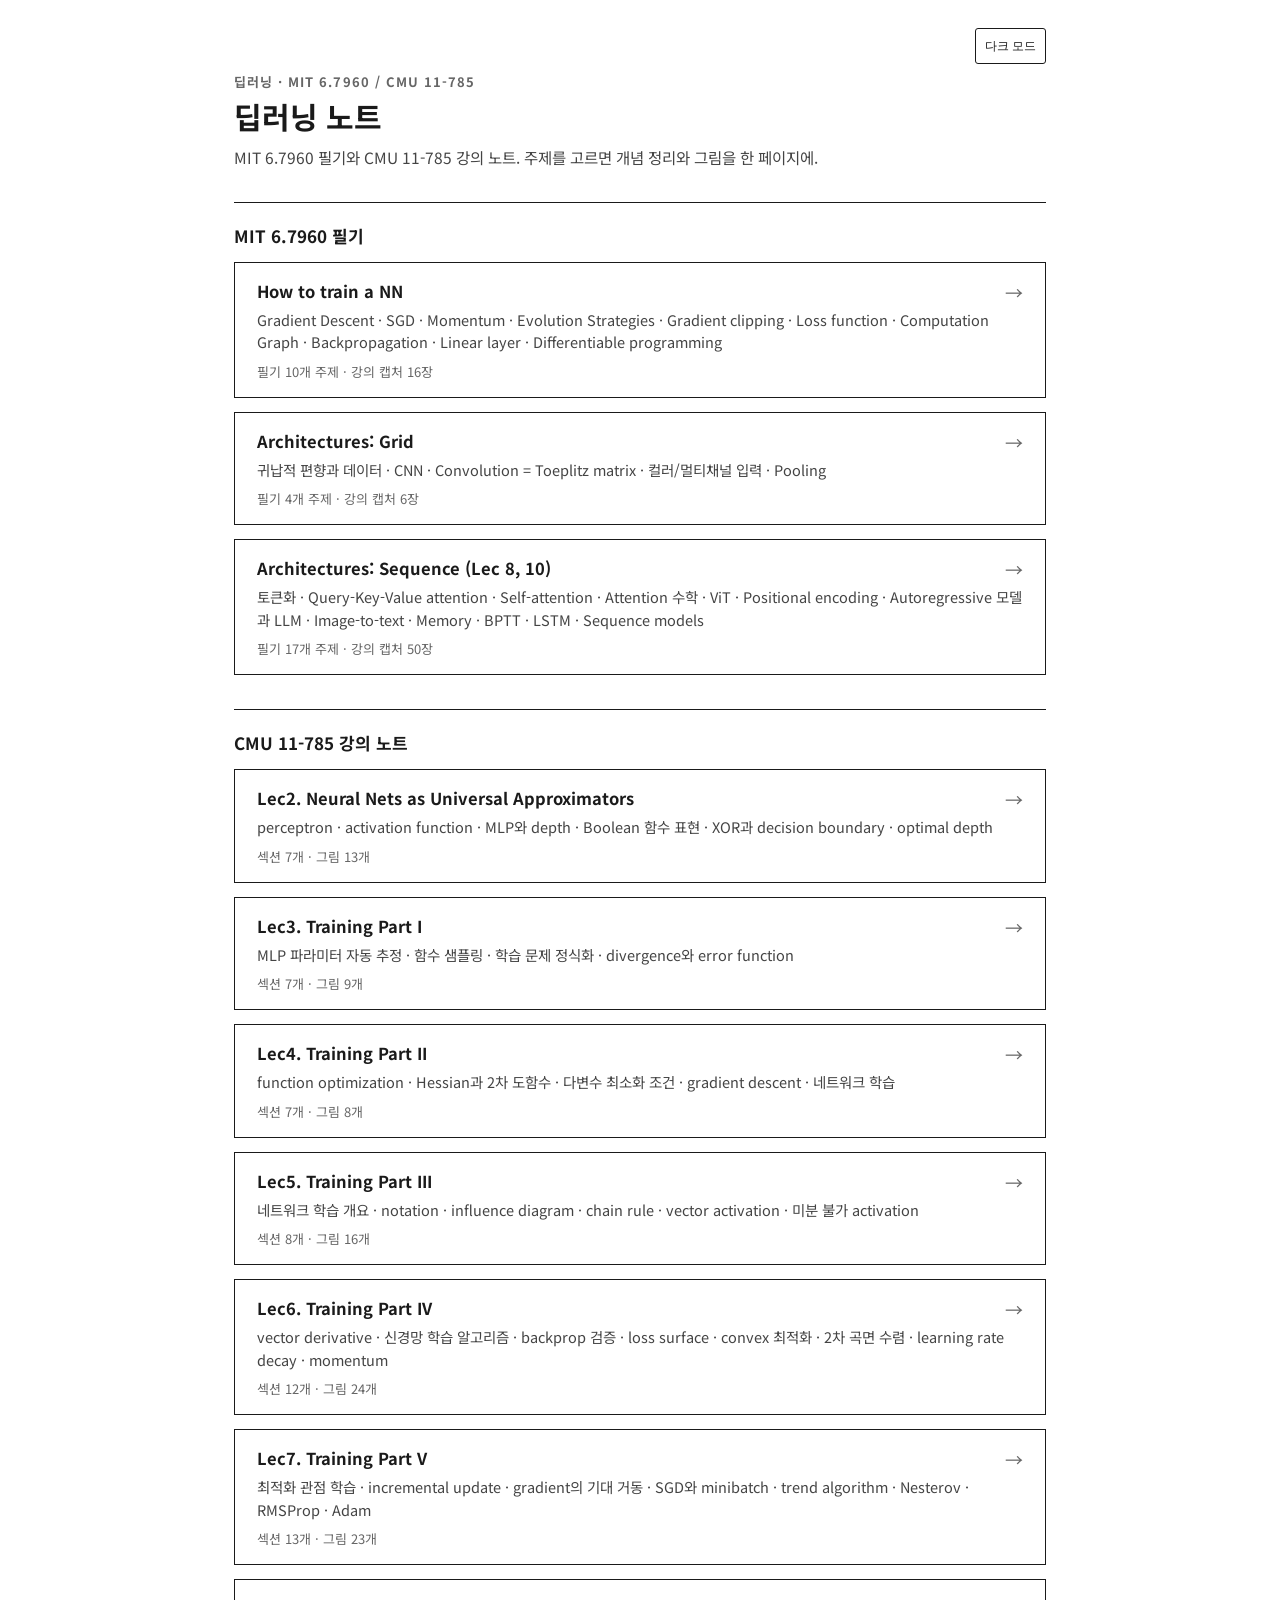
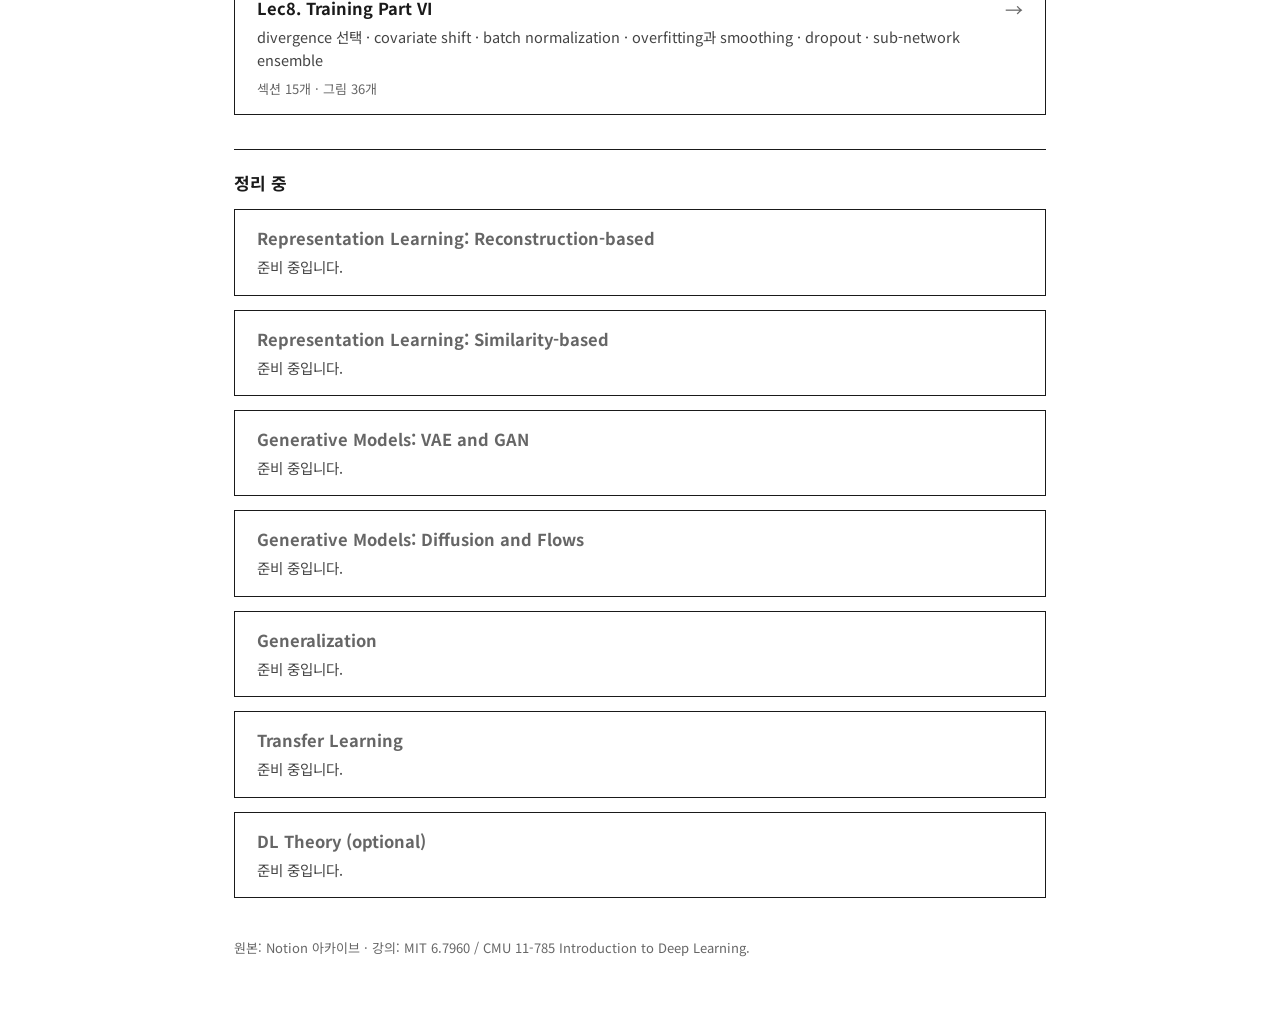
<file: index.html>
<!DOCTYPE html>
<html lang="ko">
<head>
<meta charset="utf-8">
<meta name="viewport" content="width=device-width, initial-scale=1">
<title>딥러닝 노트 · MIT 6.7960 / CMU 11-785</title>
<meta name="description" content="MIT 6.7960 필기와 CMU 11-785 강의 노트. 딥러닝 개념 정리와 강의 캡처를 페이지별로 정리.">
<meta property="og:title" content="딥러닝 노트 · MIT 6.7960 / CMU 11-785">
<meta property="og:description" content="MIT 6.7960 필기와 CMU 11-785 강의 노트. 딥러닝 개념 정리와 강의 캡처 모음.">
<meta property="og:type" content="website">
<meta property="og:url" content="https://cmkang131.github.io/dl-notes/">
<link rel="icon" type="image/svg+xml" href="favicon.svg">
<link rel="preconnect" href="https://fonts.googleapis.com">
<link rel="preconnect" href="https://fonts.gstatic.com" crossorigin>
<link href="https://fonts.googleapis.com/css2?family=Noto+Sans+KR:wght@400;700&display=swap" rel="stylesheet">
<link rel="stylesheet" href="style.css">
<link rel="stylesheet" href="assets/v5-layer.css">
</head>
<body>
<main class="paper" id="main">
  <div class="course">딥러닝 · MIT 6.7960 / CMU 11-785</div>
  <h1>딥러닝 노트</h1>
  <div class="sub">MIT 6.7960 필기와 CMU 11-785 강의 노트. 주제를 고르면 개념 정리와 그림을 한 페이지에.</div>

  <section>
    <h2>MIT 6.7960 필기</h2>
    <a class="card" href="01-how-to-train.html">
      <span class="go">→</span>
      <div class="card-t">How to train a NN</div>
      <div class="card-d">Gradient Descent · SGD · Momentum · Evolution Strategies · Gradient clipping · Loss function · Computation Graph · Backpropagation · Linear layer · Differentiable programming</div>
      <div class="card-m">필기 10개 주제 · 강의 캡처 16장</div>
    </a>
    <a class="card" href="02-arch-grid.html">
      <span class="go">→</span>
      <div class="card-t">Architectures: Grid</div>
      <div class="card-d">귀납적 편향과 데이터 · CNN · Convolution = Toeplitz matrix · 컬러/멀티채널 입력 · Pooling</div>
      <div class="card-m">필기 4개 주제 · 강의 캡처 6장</div>
    </a>
    <a class="card" href="03-arch-sequence.html">
      <span class="go">→</span>
      <div class="card-t">Architectures: Sequence (Lec 8, 10)</div>
      <div class="card-d">토큰화 · Query-Key-Value attention · Self-attention · Attention 수학 · ViT · Positional encoding · Autoregressive 모델과 LLM · Image-to-text · Memory · BPTT · LSTM · Sequence models</div>
      <div class="card-m">필기 17개 주제 · 강의 캡처 50장</div>
    </a>
  </section>

  <section>
    <h2>CMU 11-785 강의 노트</h2>
    <a class="card" href="lec2.html">
      <span class="go">&rarr;</span>
      <div class="card-t">Lec2. Neural Nets as Universal Approximators</div>
      <div class="card-d">perceptron · activation function · MLP와 depth · Boolean 함수 표현 · XOR과 decision boundary · optimal depth</div>
      <div class="card-m">섹션 7개 · 그림 13개</div>
    </a>
    <a class="card" href="lec3.html">
      <span class="go">&rarr;</span>
      <div class="card-t">Lec3. Training Part I</div>
      <div class="card-d">MLP 파라미터 자동 추정 · 함수 샘플링 · 학습 문제 정식화 · divergence와 error function</div>
      <div class="card-m">섹션 7개 · 그림 9개</div>
    </a>
    <a class="card" href="lec4.html">
      <span class="go">&rarr;</span>
      <div class="card-t">Lec4. Training Part II</div>
      <div class="card-d">function optimization · Hessian과 2차 도함수 · 다변수 최소화 조건 · gradient descent · 네트워크 학습</div>
      <div class="card-m">섹션 7개 · 그림 8개</div>
    </a>
    <a class="card" href="lec5.html">
      <span class="go">&rarr;</span>
      <div class="card-t">Lec5. Training Part III</div>
      <div class="card-d">네트워크 학습 개요 · notation · influence diagram · chain rule · vector activation · 미분 불가 activation</div>
      <div class="card-m">섹션 8개 · 그림 16개</div>
    </a>
    <a class="card" href="lec6.html">
      <span class="go">&rarr;</span>
      <div class="card-t">Lec6. Training Part IV</div>
      <div class="card-d">vector derivative · 신경망 학습 알고리즘 · backprop 검증 · loss surface · convex 최적화 · 2차 곡면 수렴 · learning rate decay · momentum</div>
      <div class="card-m">섹션 12개 · 그림 24개</div>
    </a>
    <a class="card" href="lec7.html">
      <span class="go">&rarr;</span>
      <div class="card-t">Lec7. Training Part V</div>
      <div class="card-d">최적화 관점 학습 · incremental update · gradient의 기대 거동 · SGD와 minibatch · trend algorithm · Nesterov · RMSProp · Adam</div>
      <div class="card-m">섹션 13개 · 그림 23개</div>
    </a>
    <a class="card" href="lec8.html">
      <span class="go">&rarr;</span>
      <div class="card-t">Lec8. Training Part VI</div>
      <div class="card-d">divergence 선택 · covariate shift · batch normalization · overfitting과 smoothing · dropout · sub-network ensemble</div>
      <div class="card-m">섹션 15개 · 그림 36개</div>
    </a>
  </section>

  <section>
    <h2>정리 중</h2>
    <div class="card-off"><div class="card-t">Representation Learning: Reconstruction-based</div><div class="card-d">준비 중입니다.</div></div>
    <div class="card-off"><div class="card-t">Representation Learning: Similarity-based</div><div class="card-d">준비 중입니다.</div></div>
    <div class="card-off"><div class="card-t">Generative Models: VAE and GAN</div><div class="card-d">준비 중입니다.</div></div>
    <div class="card-off"><div class="card-t">Generative Models: Diffusion and Flows</div><div class="card-d">준비 중입니다.</div></div>
    <div class="card-off"><div class="card-t">Generalization</div><div class="card-d">준비 중입니다.</div></div>
    <div class="card-off"><div class="card-t">Transfer Learning</div><div class="card-d">준비 중입니다.</div></div>
    <div class="card-off"><div class="card-t">DL Theory (optional)</div><div class="card-d">준비 중입니다.</div></div>
  </section>

  <div class="foot">원본: Notion 아카이브 · 강의: MIT 6.7960 / CMU 11-785 Introduction to Deep Learning.</div>
</main>
<script src="assets/v5.js"></script>
</body>
</html>
</file>
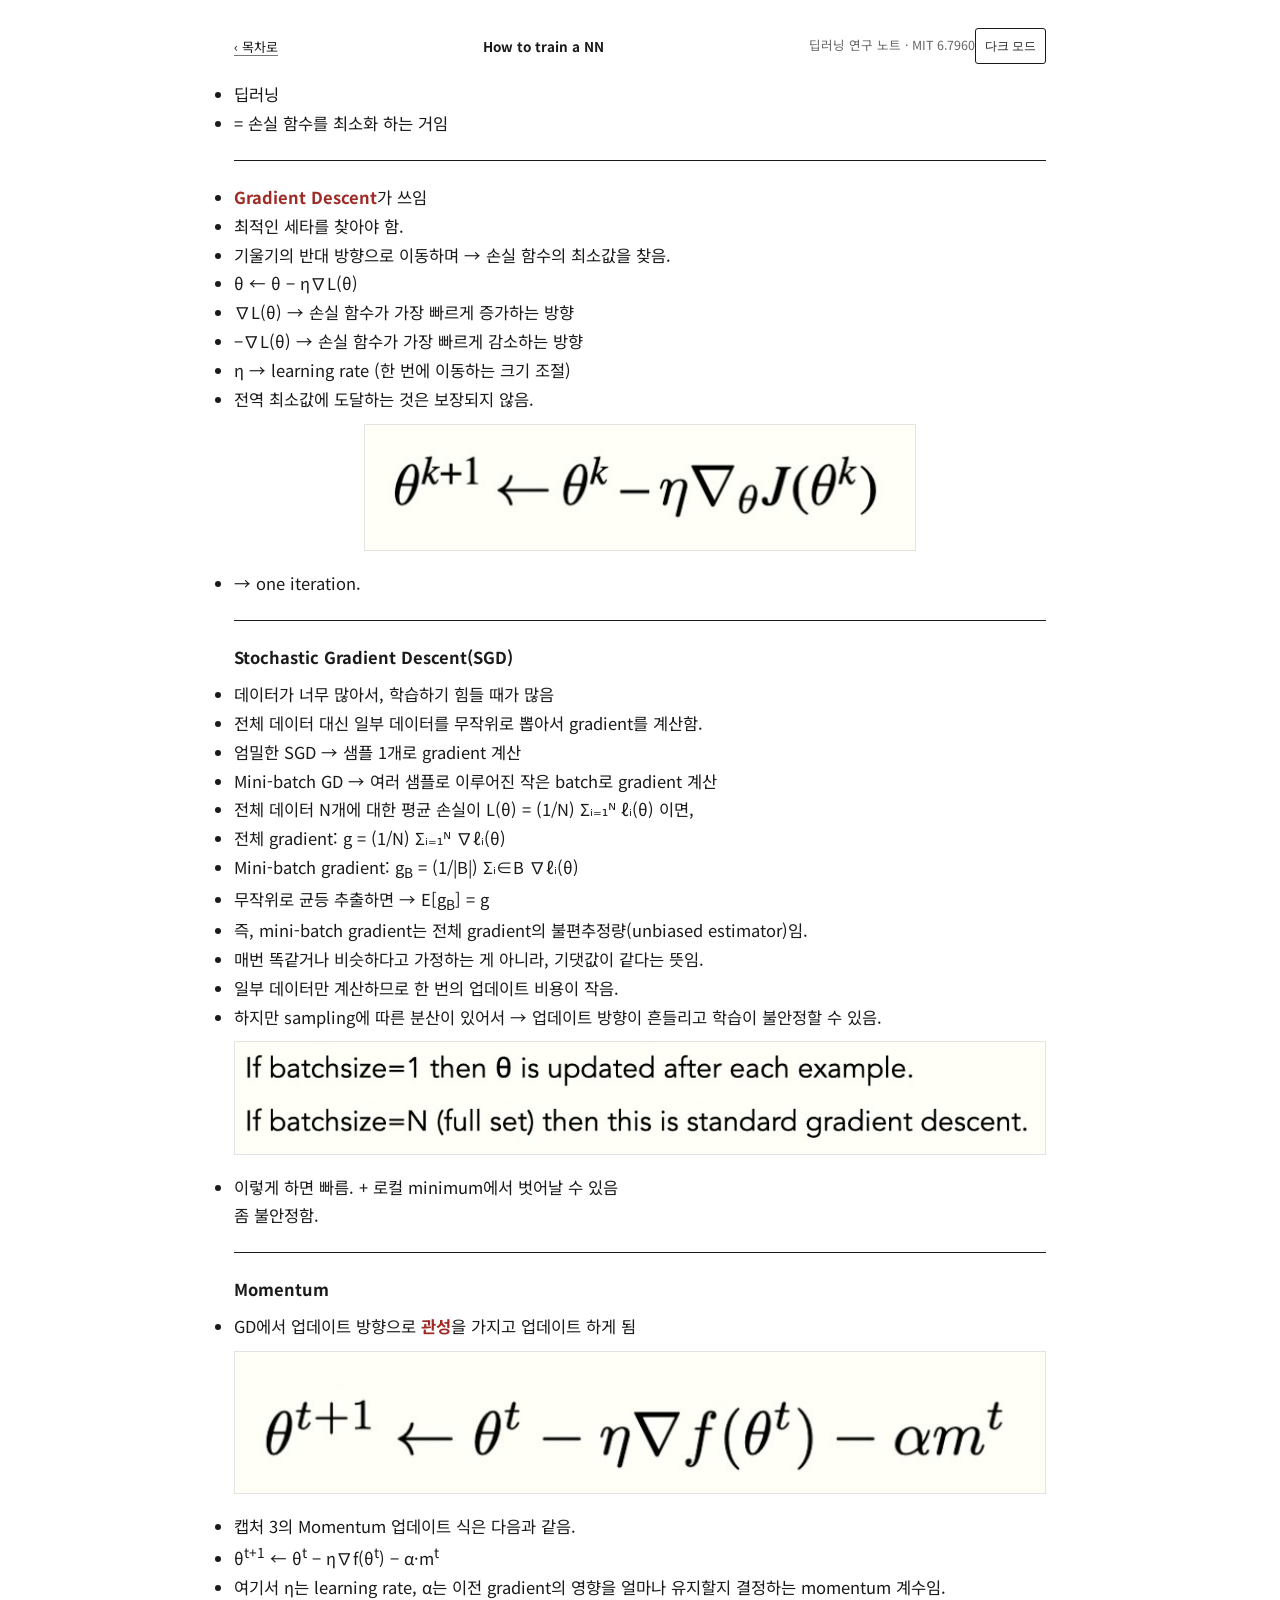
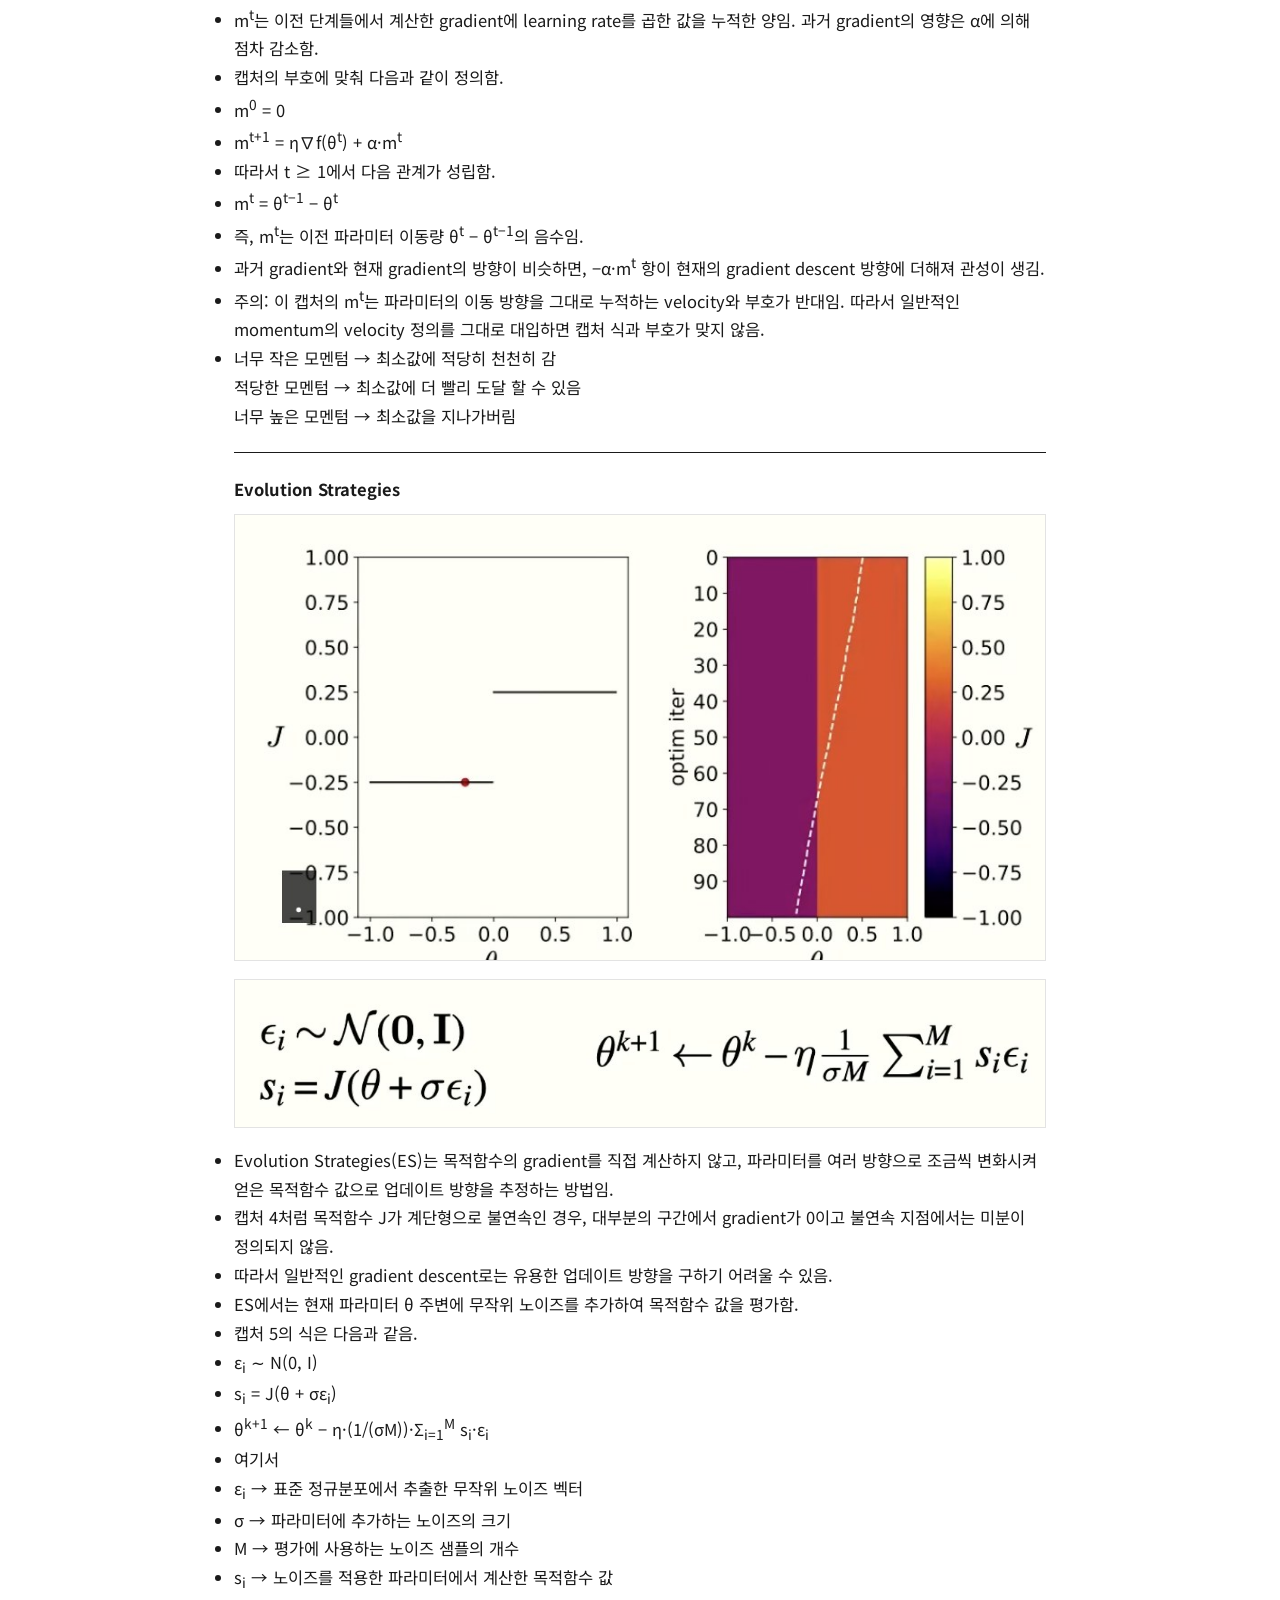
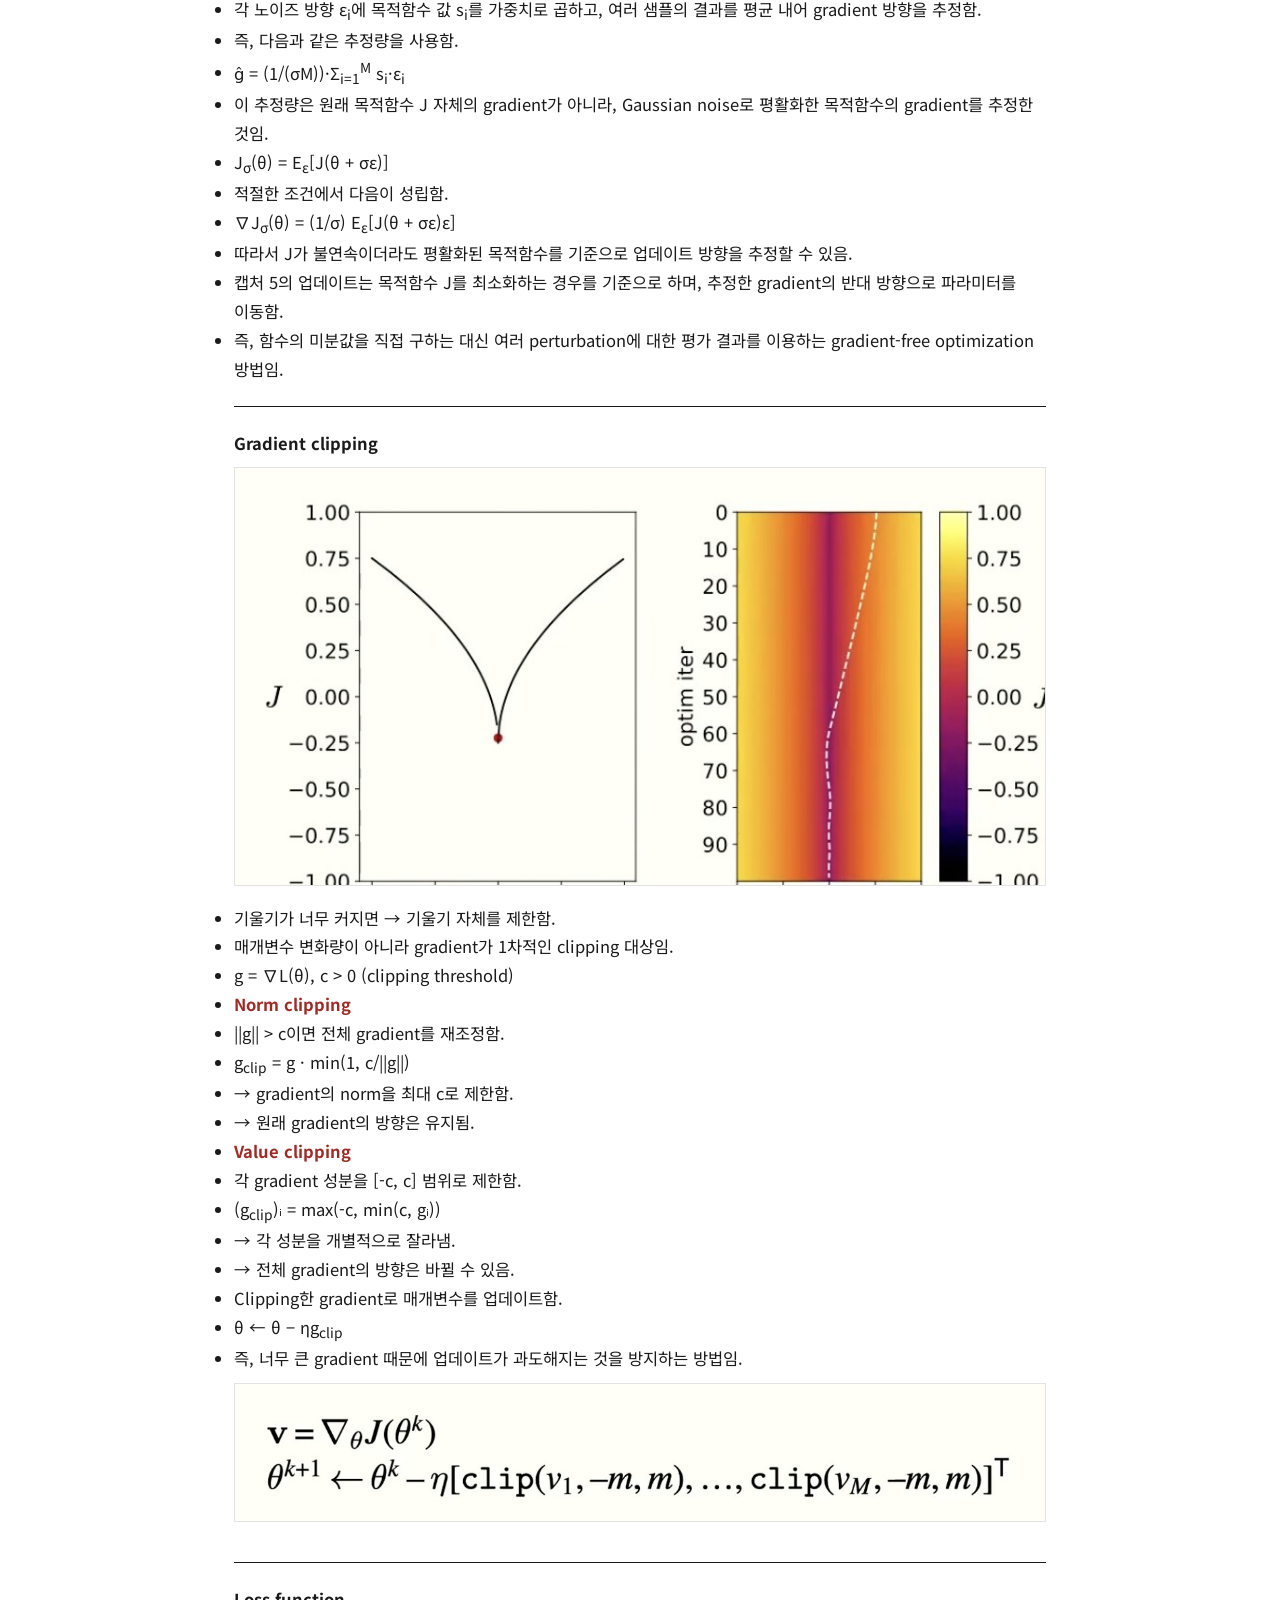
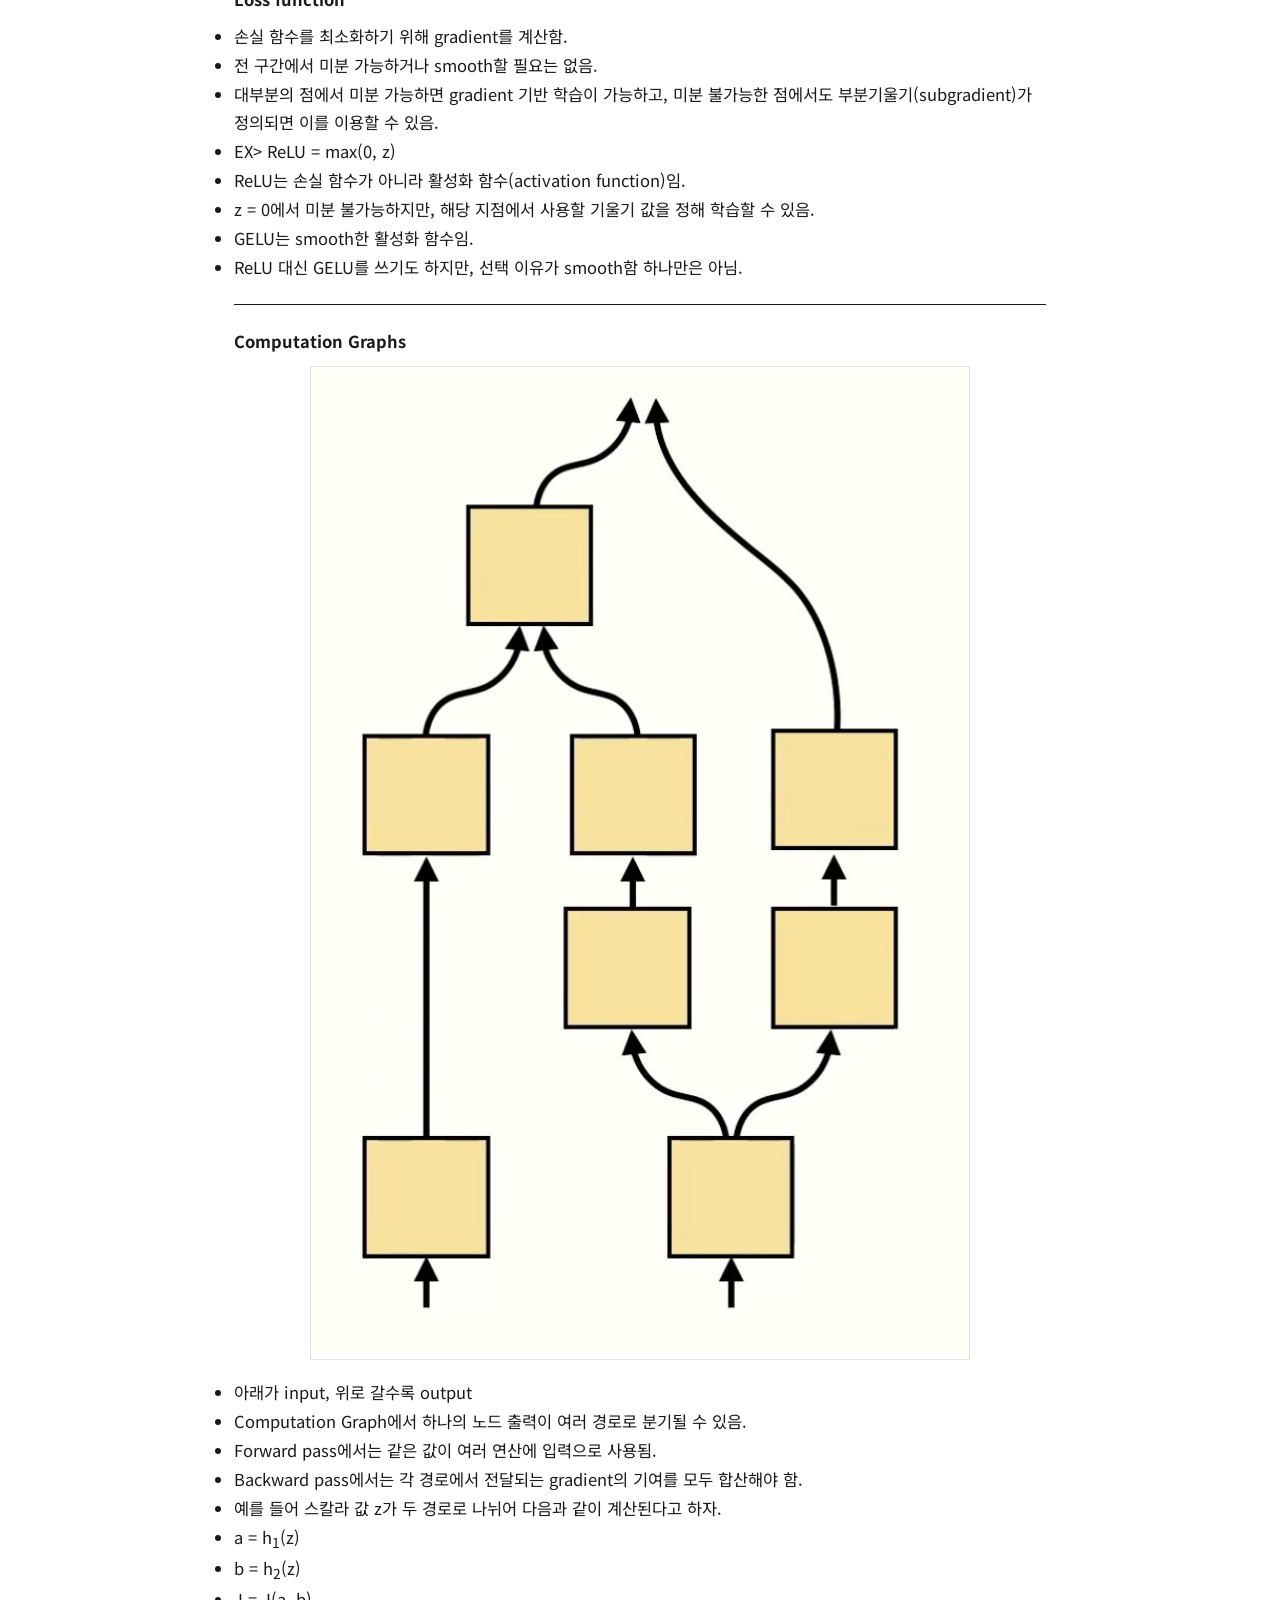
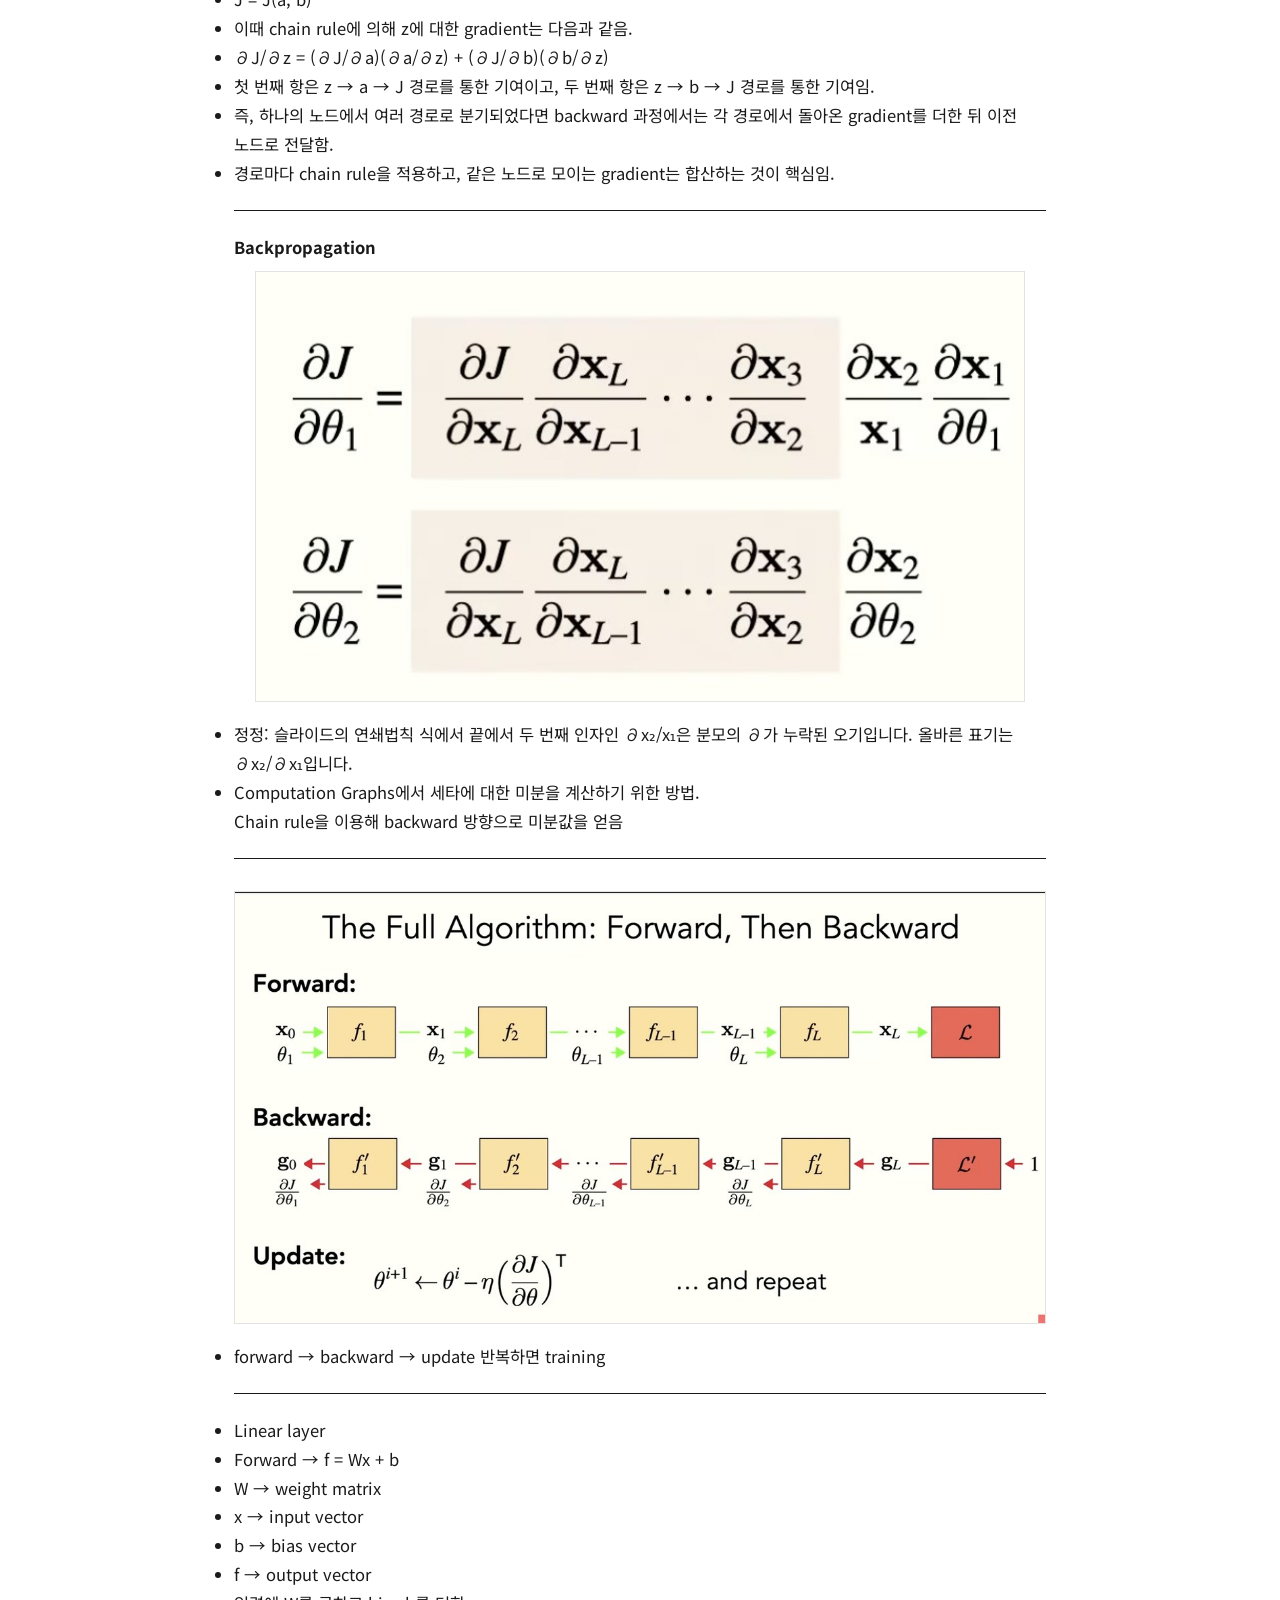
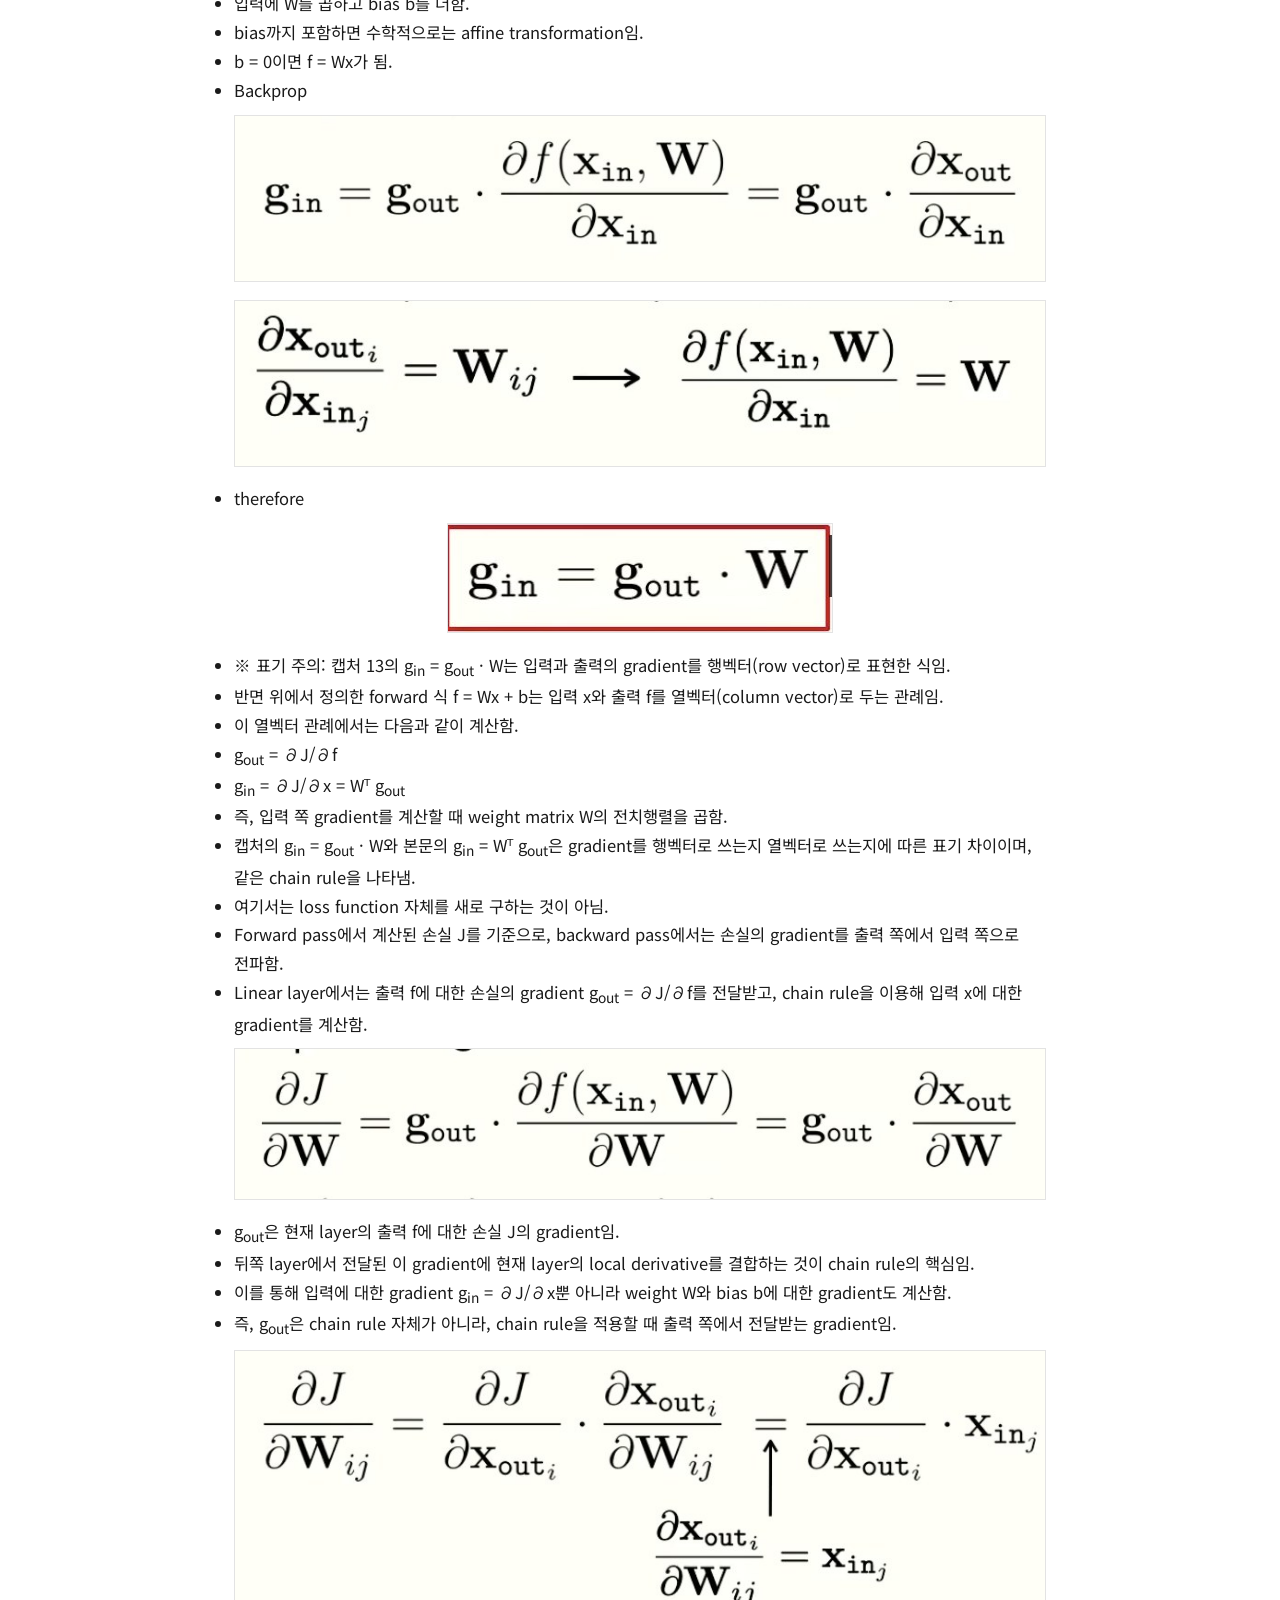
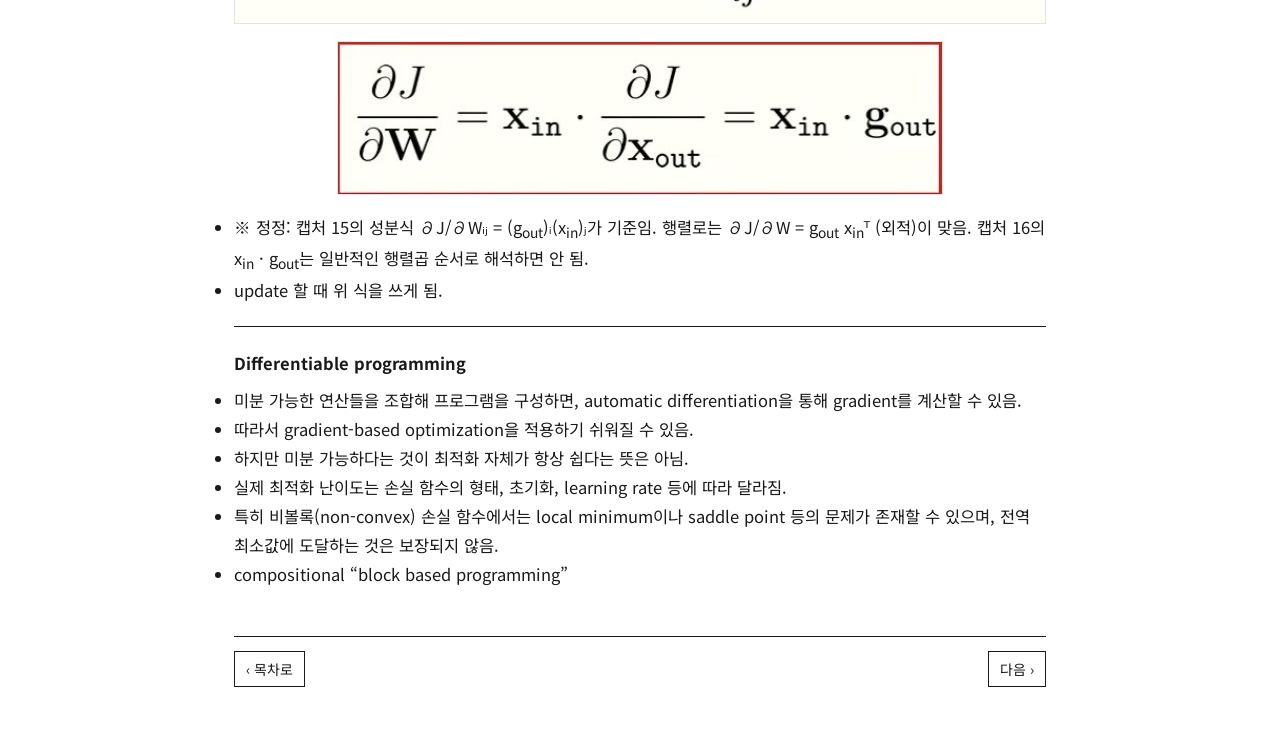
<file: 01-how-to-train.html>
<!DOCTYPE html>
<html lang="ko">
<head>
<meta charset="utf-8">
<meta name="viewport" content="width=device-width, initial-scale=1">
<title>How to train a NN — 딥러닝 연구 노트</title>
<link rel="icon" type="image/svg+xml" href="favicon.svg">
<link rel="preconnect" href="https://fonts.googleapis.com">
<link rel="preconnect" href="https://fonts.gstatic.com" crossorigin>
<link href="https://fonts.googleapis.com/css2?family=Noto+Sans+KR:wght@400;700&display=swap" rel="stylesheet">
<link rel="stylesheet" href="style.css">
<link rel="stylesheet" href="assets/v5-layer.css">
</head>
<body>
<div class="paper">
<div class="phead"><a class="to-home" href="index.html">‹ 목차로</a><span class="phead-c">How to train a NN</span><span class="phead-r">딥러닝 연구 노트 · MIT 6.7960</span></div>
<div class="body">
<section class="part">
<ul>
<li>딥러닝</li>
<li>= 손실 함수를 최소화 하는 거임</li>
</ul></section>
<section class="part">
<ul>
<li><b>Gradient Descent</b>가 쓰임</li>
<li>최적인 세타를 찾아야 함.</li>
<li>기울기의 반대 방향으로 이동하며 → 손실 함수의 최소값을 찾음.</li>
<li>θ ← θ − η∇L(θ)</li>
<li>∇L(θ) → 손실 함수가 가장 빠르게 증가하는 방향</li>
<li>−∇L(θ) → 손실 함수가 가장 빠르게 감소하는 방향</li>
<li>η → learning rate (한 번에 이동하는 크기 조절)</li>
<li>전역 최소값에 도달하는 것은 보장되지 않음.</li>
</ul>
<div class="figwrap"><img src="images/01-how-to-train-01.jpg" alt="How to train a NN — 딥러닝 연구 노트 강의 캡처 1" width="552" height="126" loading="lazy"></div>
<ul>
<li>→ one iteration.</li>
</ul></section>
<section class="part">
<div class="concept-title">Stochastic Gradient Descent(SGD)</div>
<ul>
<li>데이터가 너무 많아서, 학습하기 힘들 때가 많음</li>
<li>전체 데이터 대신 일부 데이터를 무작위로 뽑아서 gradient를 계산함.</li>
<li>엄밀한 SGD → 샘플 1개로 gradient 계산</li>
<li>Mini-batch GD → 여러 샘플로 이루어진 작은 batch로 gradient 계산</li>
<li>전체 데이터 N개에 대한 평균 손실이 L(θ) = (1/N) Σᵢ₌₁ᴺ ℓᵢ(θ) 이면,</li>
<li>전체 gradient: g = (1/N) Σᵢ₌₁ᴺ ∇ℓᵢ(θ)</li>
<li>Mini-batch gradient: g<sub>B</sub> = (1/|B|) Σᵢ∈B ∇ℓᵢ(θ)</li>
<li>무작위로 균등 추출하면 → E[g<sub>B</sub>] = g</li>
<li>즉, mini-batch gradient는 전체 gradient의 불편추정량(unbiased estimator)임.</li>
<li>매번 똑같거나 비슷하다고 가정하는 게 아니라, 기댓값이 같다는 뜻임.</li>
<li>일부 데이터만 계산하므로 한 번의 업데이트 비용이 작음.</li>
<li>하지만 sampling에 따른 분산이 있어서 → 업데이트 방향이 흔들리고 학습이 불안정할 수 있음.</li>
</ul><div class="figwrap"><img src="images/01-how-to-train-02.jpg" alt="How to train a NN — 딥러닝 연구 노트 강의 캡처 2" width="1106" height="152" loading="lazy"></div>
<ul>
<li>이렇게 하면 빠름. + 로컬 minimum에서 벗어날 수 있음<br>좀 불안정함.</li>
</ul></section>
<section class="part">
<div class="concept-title">Momentum</div>
<ul>
<li>GD에서 업데이트 방향으로 <b>관성</b>을 가지고 업데이트 하게 됨</li>
</ul><div class="figwrap"><img src="images/01-how-to-train-03.jpg" alt="How to train a NN — 딥러닝 연구 노트 강의 캡처 3" width="818" height="142" loading="lazy"></div>
<ul>
<li>캡처 3의 Momentum 업데이트 식은 다음과 같음.</li>
<li>θ<sup>t+1</sup> ← θ<sup>t</sup> − η∇f(θ<sup>t</sup>) − α·m<sup>t</sup></li>
<li>여기서 η는 learning rate, α는 이전 gradient의 영향을 얼마나 유지할지 결정하는 momentum 계수임.</li>
<li>m<sup>t</sup>는 이전 단계들에서 계산한 gradient에 learning rate를 곱한 값을 누적한 양임. 과거 gradient의 영향은 α에 의해 점차 감소함.</li>
<li>캡처의 부호에 맞춰 다음과 같이 정의함.</li>
<li>m<sup>0</sup> = 0</li>
<li>m<sup>t+1</sup> = η∇f(θ<sup>t</sup>) + α·m<sup>t</sup></li>
<li>따라서 t ≥ 1에서 다음 관계가 성립함.</li>
<li>m<sup>t</sup> = θ<sup>t−1</sup> − θ<sup>t</sup></li>
<li>즉, m<sup>t</sup>는 이전 파라미터 이동량 θ<sup>t</sup> − θ<sup>t−1</sup>의 음수임.</li>
<li>과거 gradient와 현재 gradient의 방향이 비슷하면, −α·m<sup>t</sup> 항이 현재의 gradient descent 방향에 더해져 관성이 생김.</li>
<li>주의: 이 캡처의 m<sup>t</sup>는 파라미터의 이동 방향을 그대로 누적하는 velocity와 부호가 반대임. 따라서 일반적인 momentum의 velocity 정의를 그대로 대입하면 캡처 식과 부호가 맞지 않음.</li>
</ul>
<ul>
<li>너무 작은 모멘텀 → 최소값에 적당히 천천히 감<br>적당한 모멘텀 → 최소값에 더 빨리 도달 할 수 있음<br>너무 높은 모멘텀 → 최소값을 지나가버림</li>
</ul></section>
<section class="part">
<div class="concept-title">Evolution Strategies</div>
<div class="figwrap"><img src="images/01-how-to-train-04.jpg" alt="How to train a NN — 딥러닝 연구 노트 강의 캡처 4" width="896" height="492" loading="lazy"></div>
<div class="figwrap"><img src="images/01-how-to-train-05.jpg" alt="How to train a NN — 딥러닝 연구 노트 강의 캡처 5" width="1070" height="194" loading="lazy"></div>
<ul>
<li>Evolution Strategies(ES)는 목적함수의 gradient를 직접 계산하지 않고, 파라미터를 여러 방향으로 조금씩 변화시켜 얻은 목적함수 값으로 업데이트 방향을 추정하는 방법임.</li>
<li>캡처 4처럼 목적함수 J가 계단형으로 불연속인 경우, 대부분의 구간에서 gradient가 0이고 불연속 지점에서는 미분이 정의되지 않음.</li>
<li>따라서 일반적인 gradient descent로는 유용한 업데이트 방향을 구하기 어려울 수 있음.</li>
<li>ES에서는 현재 파라미터 θ 주변에 무작위 노이즈를 추가하여 목적함수 값을 평가함.</li>
<li>캡처 5의 식은 다음과 같음.</li>
<li>ε<sub>i</sub> ∼ N(0, I)</li>
<li>s<sub>i</sub> = J(θ + σε<sub>i</sub>)</li>
<li>θ<sup>k+1</sup> ← θ<sup>k</sup> − η·(1/(σM))·Σ<sub>i=1</sub><sup>M</sup> s<sub>i</sub>·ε<sub>i</sub></li>
<li>여기서</li>
<li>ε<sub>i</sub> → 표준 정규분포에서 추출한 무작위 노이즈 벡터</li>
<li>σ → 파라미터에 추가하는 노이즈의 크기</li>
<li>M → 평가에 사용하는 노이즈 샘플의 개수</li>
<li>s<sub>i</sub> → 노이즈를 적용한 파라미터에서 계산한 목적함수 값</li>
<li>각 노이즈 방향 ε<sub>i</sub>에 목적함수 값 s<sub>i</sub>를 가중치로 곱하고, 여러 샘플의 결과를 평균 내어 gradient 방향을 추정함.</li>
<li>즉, 다음과 같은 추정량을 사용함.</li>
<li>ĝ = (1/(σM))·Σ<sub>i=1</sub><sup>M</sup> s<sub>i</sub>·ε<sub>i</sub></li>
<li>이 추정량은 원래 목적함수 J 자체의 gradient가 아니라, Gaussian noise로 평활화한 목적함수의 gradient를 추정한 것임.</li>
<li>J<sub>σ</sub>(θ) = E<sub>ε</sub>[J(θ + σε)]</li>
<li>적절한 조건에서 다음이 성립함.</li>
<li>∇J<sub>σ</sub>(θ) = (1/σ) E<sub>ε</sub>[J(θ + σε)ε]</li>
<li>따라서 J가 불연속이더라도 평활화된 목적함수를 기준으로 업데이트 방향을 추정할 수 있음.</li>
<li>캡처 5의 업데이트는 목적함수 J를 최소화하는 경우를 기준으로 하며, 추정한 gradient의 반대 방향으로 파라미터를 이동함.</li>
<li>즉, 함수의 미분값을 직접 구하는 대신 여러 perturbation에 대한 평가 결과를 이용하는 gradient-free optimization 방법임.</li>
</ul>
</section>
<section class="part">
<div class="concept-title">Gradient clipping</div>
<div class="figwrap"><img src="images/01-how-to-train-06.jpg" alt="How to train a NN — 딥러닝 연구 노트 강의 캡처 6" width="864" height="444" loading="lazy"></div>
<ul>
<li>기울기가 너무 커지면 → 기울기 자체를 제한함.</li>
<li>매개변수 변화량이 아니라 gradient가 1차적인 clipping 대상임.</li>
<li>g = ∇L(θ), c &gt; 0 (clipping threshold)</li>
<li><b>Norm clipping</b></li>
<li>||g|| &gt; c이면 전체 gradient를 재조정함.</li>
<li>g<sub>clip</sub> = g · min(1, c/||g||)</li>
<li>→ gradient의 norm을 최대 c로 제한함.</li>
<li>→ 원래 gradient의 방향은 유지됨.</li>
<li><b>Value clipping</b></li>
<li>각 gradient 성분을 [-c, c] 범위로 제한함.</li>
<li>(g<sub>clip</sub>)ᵢ = max(-c, min(c, gᵢ))</li>
<li>→ 각 성분을 개별적으로 잘라냄.</li>
<li>→ 전체 gradient의 방향은 바뀔 수 있음.</li>
<li>Clipping한 gradient로 매개변수를 업데이트함.</li>
<li>θ ← θ − ηg<sub>clip</sub></li>
<li>즉, 너무 큰 gradient 때문에 업데이트가 과도해지는 것을 방지하는 방법임.</li>
</ul><div class="figwrap"><img src="images/01-how-to-train-07.jpg" alt="How to train a NN — 딥러닝 연구 노트 강의 캡처 7" width="1200" height="203" loading="lazy"></div>
</section>
<section class="part">
<div class="concept-title">Loss function</div>
<ul>
<li>손실 함수를 최소화하기 위해 gradient를 계산함.</li>
<li>전 구간에서 미분 가능하거나 smooth할 필요는 없음.</li>
<li>대부분의 점에서 미분 가능하면 gradient 기반 학습이 가능하고, 미분 불가능한 점에서도 부분기울기(subgradient)가 정의되면 이를 이용할 수 있음.</li>
<li>EX&gt; ReLU = max(0, z)</li>
<li>ReLU는 손실 함수가 아니라 활성화 함수(activation function)임.</li>
<li>z = 0에서 미분 불가능하지만, 해당 지점에서 사용할 기울기 값을 정해 학습할 수 있음.</li>
<li>GELU는 smooth한 활성화 함수임.</li>
<li>ReLU 대신 GELU를 쓰기도 하지만, 선택 이유가 smooth함 하나만은 아님.</li>
</ul></section>
<section class="part">
<div class="concept-title">Computation Graphs</div>
<div class="figwrap"><img src="images/01-how-to-train-08.jpg" alt="How to train a NN — 딥러닝 연구 노트 강의 캡처 8" width="660" height="996" loading="lazy"></div>
<ul>
<li>아래가 input, 위로 갈수록 output</li>
<li>Computation Graph에서 하나의 노드 출력이 여러 경로로 분기될 수 있음.</li>
<li>Forward pass에서는 같은 값이 여러 연산에 입력으로 사용됨.</li>
<li>Backward pass에서는 각 경로에서 전달되는 gradient의 기여를 모두 합산해야 함.</li>
<li>예를 들어 스칼라 값 z가 두 경로로 나뉘어 다음과 같이 계산된다고 하자.</li>
<li>a = h<sub>1</sub>(z)</li>
<li>b = h<sub>2</sub>(z)</li>
<li>J = J(a, b)</li>
<li>이때 chain rule에 의해 z에 대한 gradient는 다음과 같음.</li>
<li>∂J/∂z = (∂J/∂a)(∂a/∂z) + (∂J/∂b)(∂b/∂z)</li>
<li>첫 번째 항은 z → a → J 경로를 통한 기여이고, 두 번째 항은 z → b → J 경로를 통한 기여임.</li>
<li>즉, 하나의 노드에서 여러 경로로 분기되었다면 backward 과정에서는 각 경로에서 돌아온 gradient를 더한 뒤 이전 노드로 전달함.</li>
<li>경로마다 chain rule을 적용하고, 같은 노드로 모이는 gradient는 합산하는 것이 핵심임.</li>
</ul></section>
<section class="part">
<div class="concept-title">Backpropagation</div>
<div class="figwrap"><img src="images/01-how-to-train-09.jpg" alt="How to train a NN — 딥러닝 연구 노트 강의 캡처 9" width="770" height="430" loading="lazy"></div>
<ul>
<li>정정: 슬라이드의 연쇄법칙 식에서 끝에서 두 번째 인자인 ∂x₂/x₁은 분모의 ∂가 누락된 오기입니다. 올바른 표기는 ∂x₂/∂x₁입니다.</li>
</ul>
<ul>
<li>Computation Graphs에서 세타에 대한 미분을 계산하기 위한 방법.<br>Chain rule을 이용해 backward 방향으로 미분값을 얻음</li>
</ul></section>
<section class="part">
<div class="figwrap"><img src="images/01-how-to-train-10.jpg" alt="How to train a NN — 딥러닝 연구 노트 강의 캡처 10" width="1200" height="639" loading="lazy"></div>
<ul>
<li>forward → backward → update 반복하면 training</li>
</ul></section>
<section class="part">
<ul>
<li>Linear layer</li>
<li>Forward → f = Wx + b</li>
<li>W → weight matrix</li>
<li>x → input vector</li>
<li>b → bias vector</li>
<li>f → output vector</li>
<li>입력에 W를 곱하고 bias b를 더함.</li>
<li>bias까지 포함하면 수학적으로는 affine transformation임.</li>
<li>b = 0이면 f = Wx가 됨.</li>
<li>Backprop</li>
</ul><div class="figwrap"><img src="images/01-how-to-train-11.jpg" alt="How to train a NN — 딥러닝 연구 노트 강의 캡처 11" width="898" height="184" loading="lazy"></div>
<div class="figwrap"><img src="images/01-how-to-train-12.jpg" alt="How to train a NN — 딥러닝 연구 노트 강의 캡처 12" width="878" height="178" loading="lazy"></div>
<ul>
<li>therefore</li>
</ul><div class="figwrap"><img src="images/01-how-to-train-13.jpg" alt="How to train a NN — 딥러닝 연구 노트 강의 캡처 13" width="386" height="108" loading="lazy"></div>
<ul>
<li>※ 표기 주의: 캡처 13의 g<sub>in</sub> = g<sub>out</sub> · W는 입력과 출력의 gradient를 행벡터(row vector)로 표현한 식임.</li>
<li>반면 위에서 정의한 forward 식 f = Wx + b는 입력 x와 출력 f를 열벡터(column vector)로 두는 관례임.</li>
<li>이 열벡터 관례에서는 다음과 같이 계산함.</li>
<li>g<sub>out</sub> = ∂J/∂f</li>
<li>g<sub>in</sub> = ∂J/∂x = Wᵀ g<sub>out</sub></li>
<li>즉, 입력 쪽 gradient를 계산할 때 weight matrix W의 전치행렬을 곱함.</li>
<li>캡처의 g<sub>in</sub> = g<sub>out</sub> · W와 본문의 g<sub>in</sub> = Wᵀ g<sub>out</sub>은 gradient를 행벡터로 쓰는지 열벡터로 쓰는지에 따른 표기 차이이며, 같은 chain rule을 나타냄.</li>
<li>여기서는 loss function 자체를 새로 구하는 것이 아님.</li>
<li>Forward pass에서 계산된 손실 J를 기준으로, backward pass에서는 손실의 gradient를 출력 쪽에서 입력 쪽으로 전파함.</li>
<li>Linear layer에서는 출력 f에 대한 손실의 gradient g<sub>out</sub> = ∂J/∂f를 전달받고, chain rule을 이용해 입력 x에 대한 gradient를 계산함.</li>
</ul><div class="figwrap"><img src="images/01-how-to-train-14.jpg" alt="How to train a NN — 딥러닝 연구 노트 강의 캡처 14" width="934" height="172" loading="lazy"></div>
<ul>
<li>g<sub>out</sub>은 현재 layer의 출력 f에 대한 손실 J의 gradient임.</li>
<li>뒤쪽 layer에서 전달된 이 gradient에 현재 layer의 local derivative를 결합하는 것이 chain rule의 핵심임.</li>
<li>이를 통해 입력에 대한 gradient g<sub>in</sub> = ∂J/∂x뿐 아니라 weight W와 bias b에 대한 gradient도 계산함.</li>
<li>즉, g<sub>out</sub>은 chain rule 자체가 아니라, chain rule을 적용할 때 출력 쪽에서 전달받는 gradient임.</li>
</ul><div class="figwrap"><img src="images/01-how-to-train-15.jpg" alt="How to train a NN — 딥러닝 연구 노트 강의 캡처 15" width="878" height="294" loading="lazy"></div>
<div class="figwrap"><img src="images/01-how-to-train-16.jpg" alt="How to train a NN — 딥러닝 연구 노트 강의 캡처 16" width="606" height="152" loading="lazy"></div>
<ul>
<li>※ 정정: 캡처 15의 성분식 ∂J/∂Wᵢⱼ = (g<sub>out</sub>)ᵢ(x<sub>in</sub>)ⱼ가 기준임. 행렬로는 ∂J/∂W = g<sub>out</sub> x<sub>in</sub>ᵀ (외적)이 맞음. 캡처 16의 x<sub>in</sub> · g<sub>out</sub>는 일반적인 행렬곱 순서로 해석하면 안 됨.</li>
</ul>
<ul>
<li>update 할 때 위 식을 쓰게 됨.</li>
</ul></section>
<section class="part">
<div class="concept-title">Differentiable programming</div>
<ul>
<li>미분 가능한 연산들을 조합해 프로그램을 구성하면, automatic differentiation을 통해 gradient를 계산할 수 있음.</li>
<li>따라서 gradient-based optimization을 적용하기 쉬워질 수 있음.</li>
<li>하지만 미분 가능하다는 것이 최적화 자체가 항상 쉽다는 뜻은 아님.</li>
<li>실제 최적화 난이도는 손실 함수의 형태, 초기화, learning rate 등에 따라 달라짐.</li>
<li>특히 비볼록(non-convex) 손실 함수에서는 local minimum이나 saddle point 등의 문제가 존재할 수 있으며, 전역 최소값에 도달하는 것은 보장되지 않음.</li>
<li>compositional “block based programming”</li>
</ul></section>
</div>
<div class="pnav"><a href="index.html">‹ 목차로</a><a href="02-arch-grid.html">다음 ›</a></div>
</div>
<script src="assets/v5.js"></script>
</body>
</html>
</file>
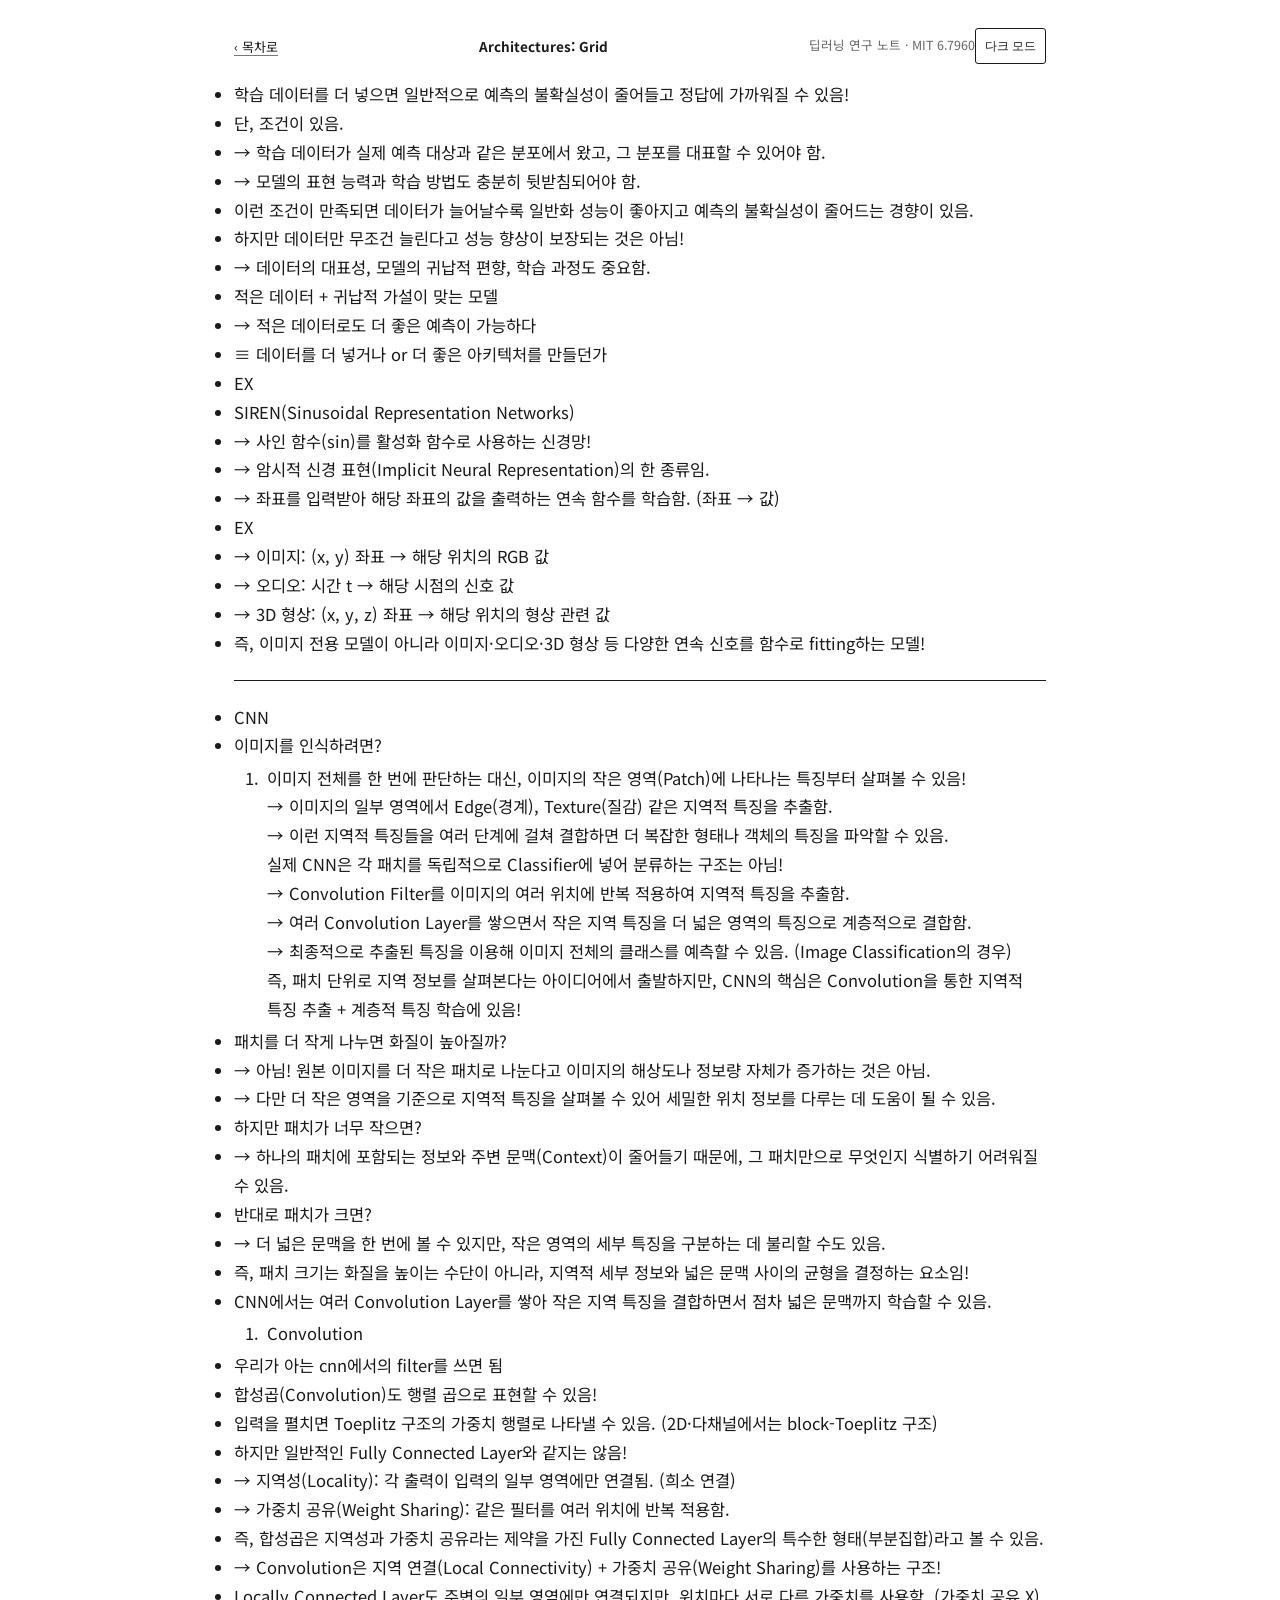
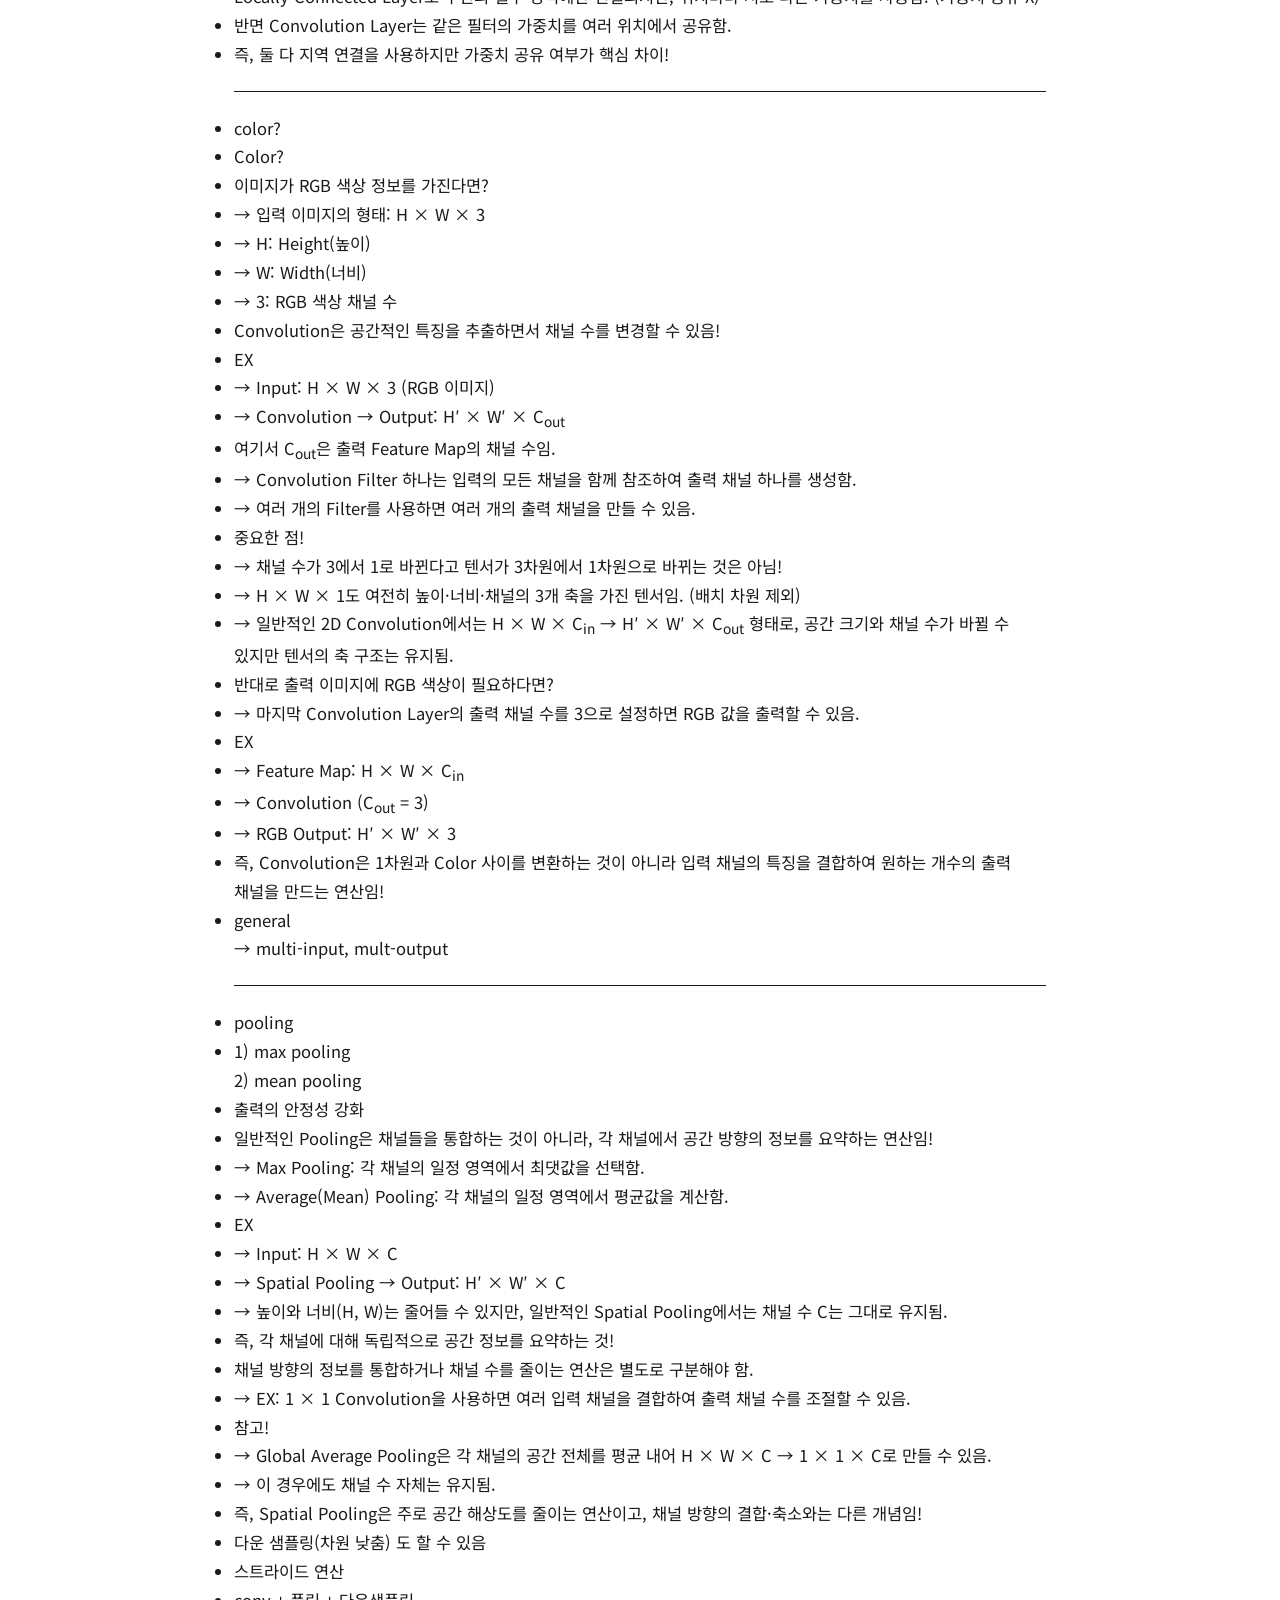
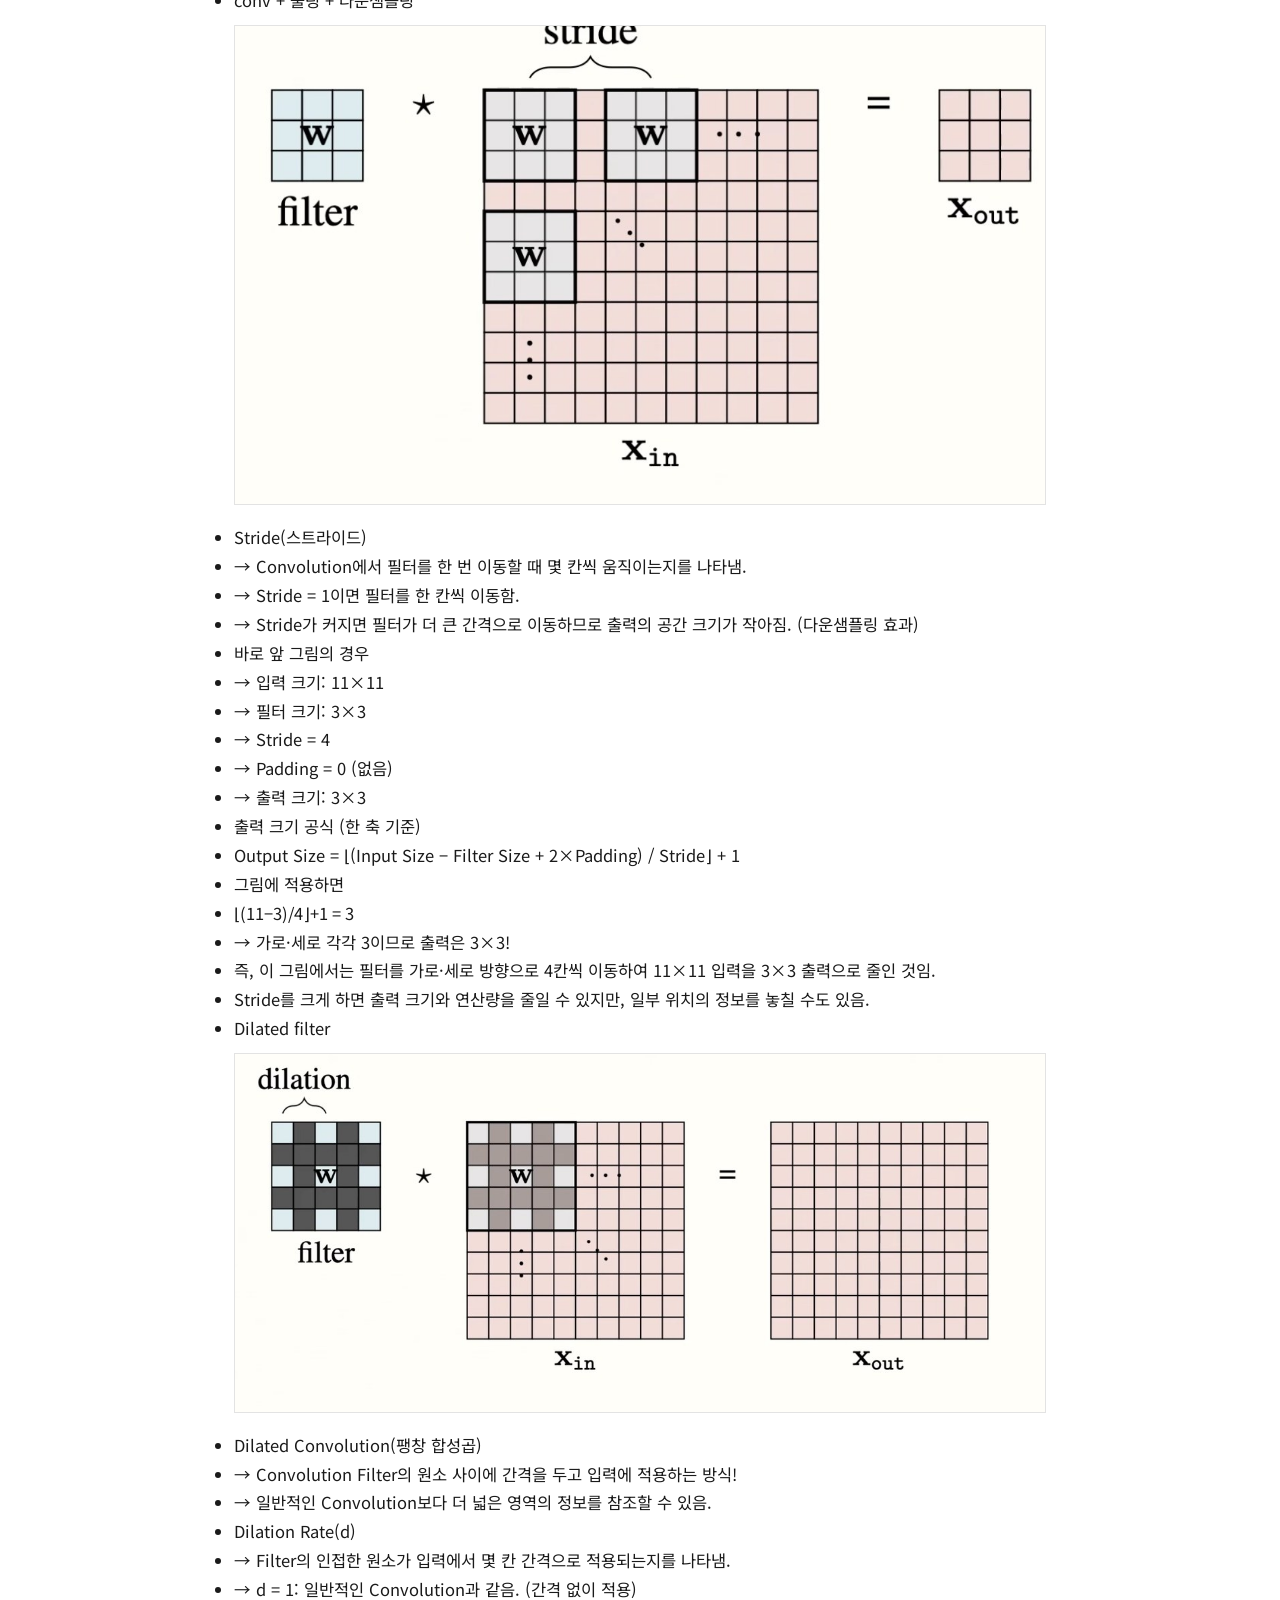
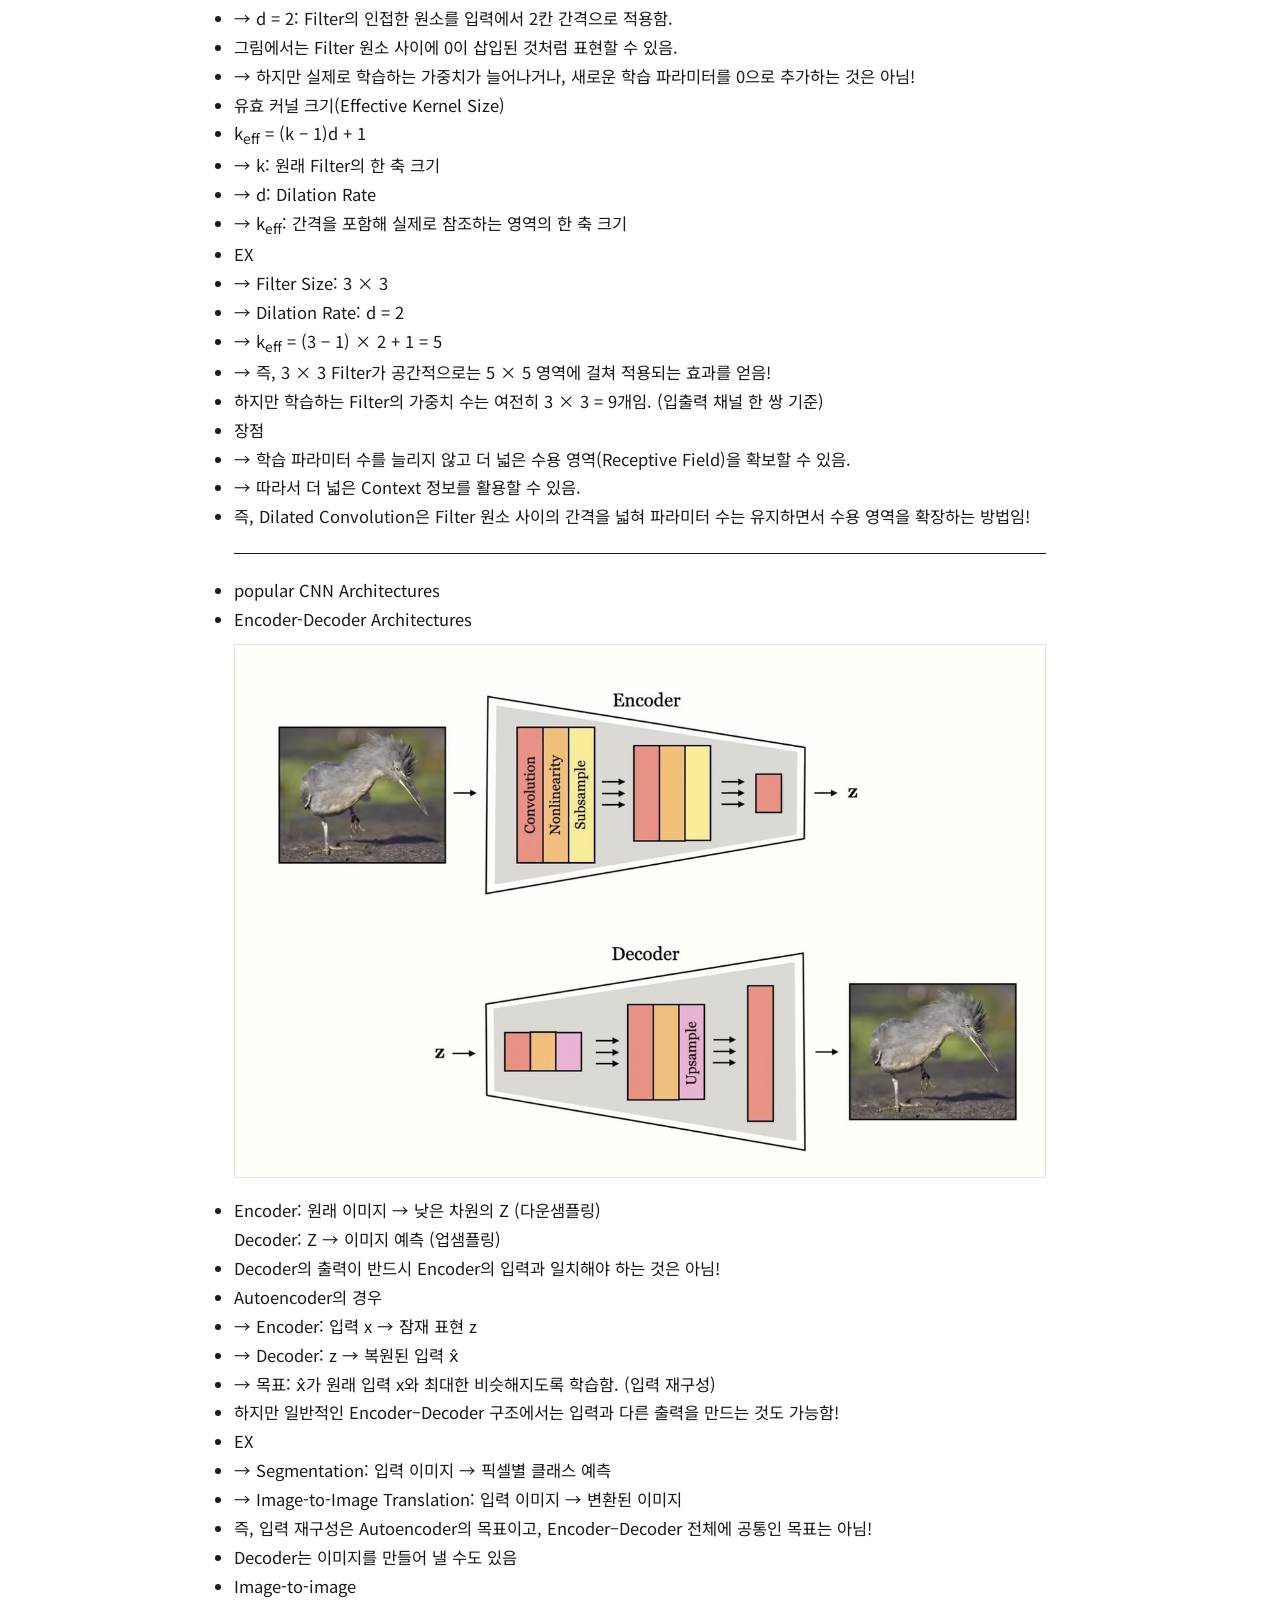
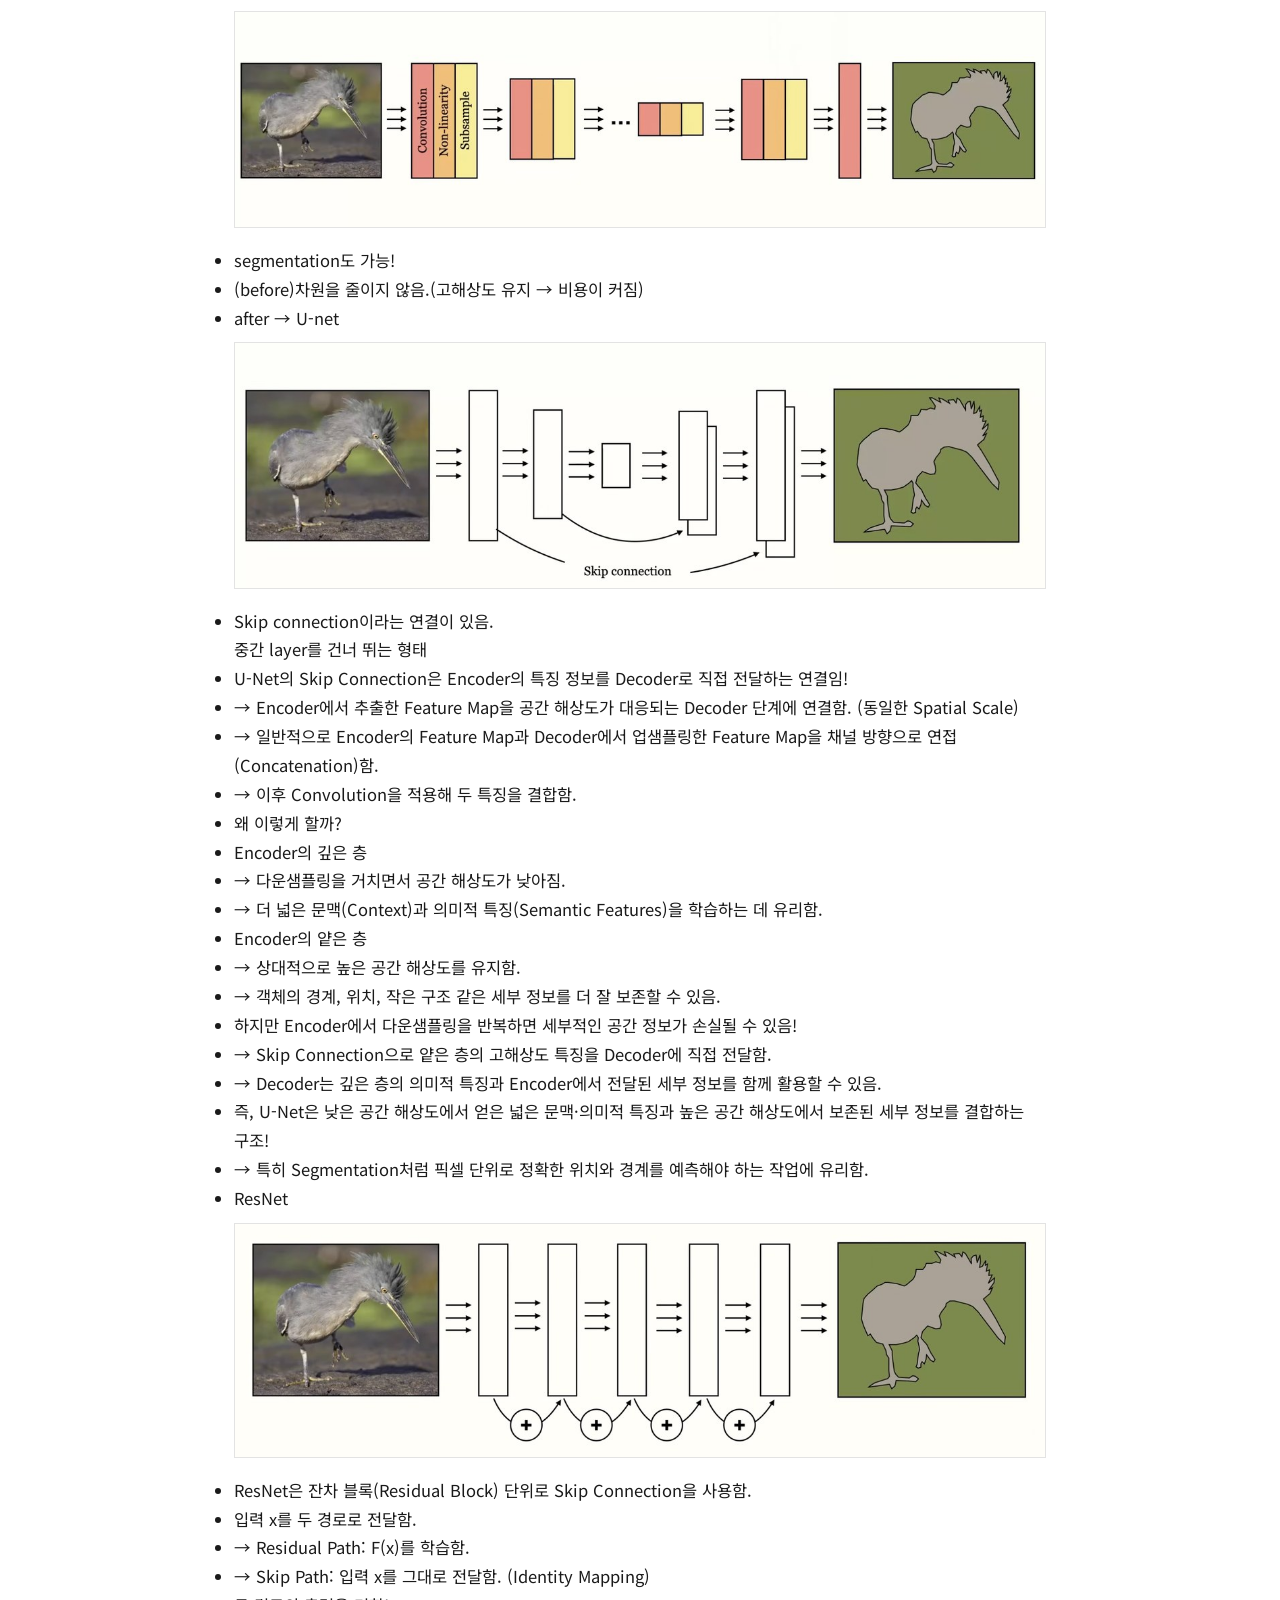
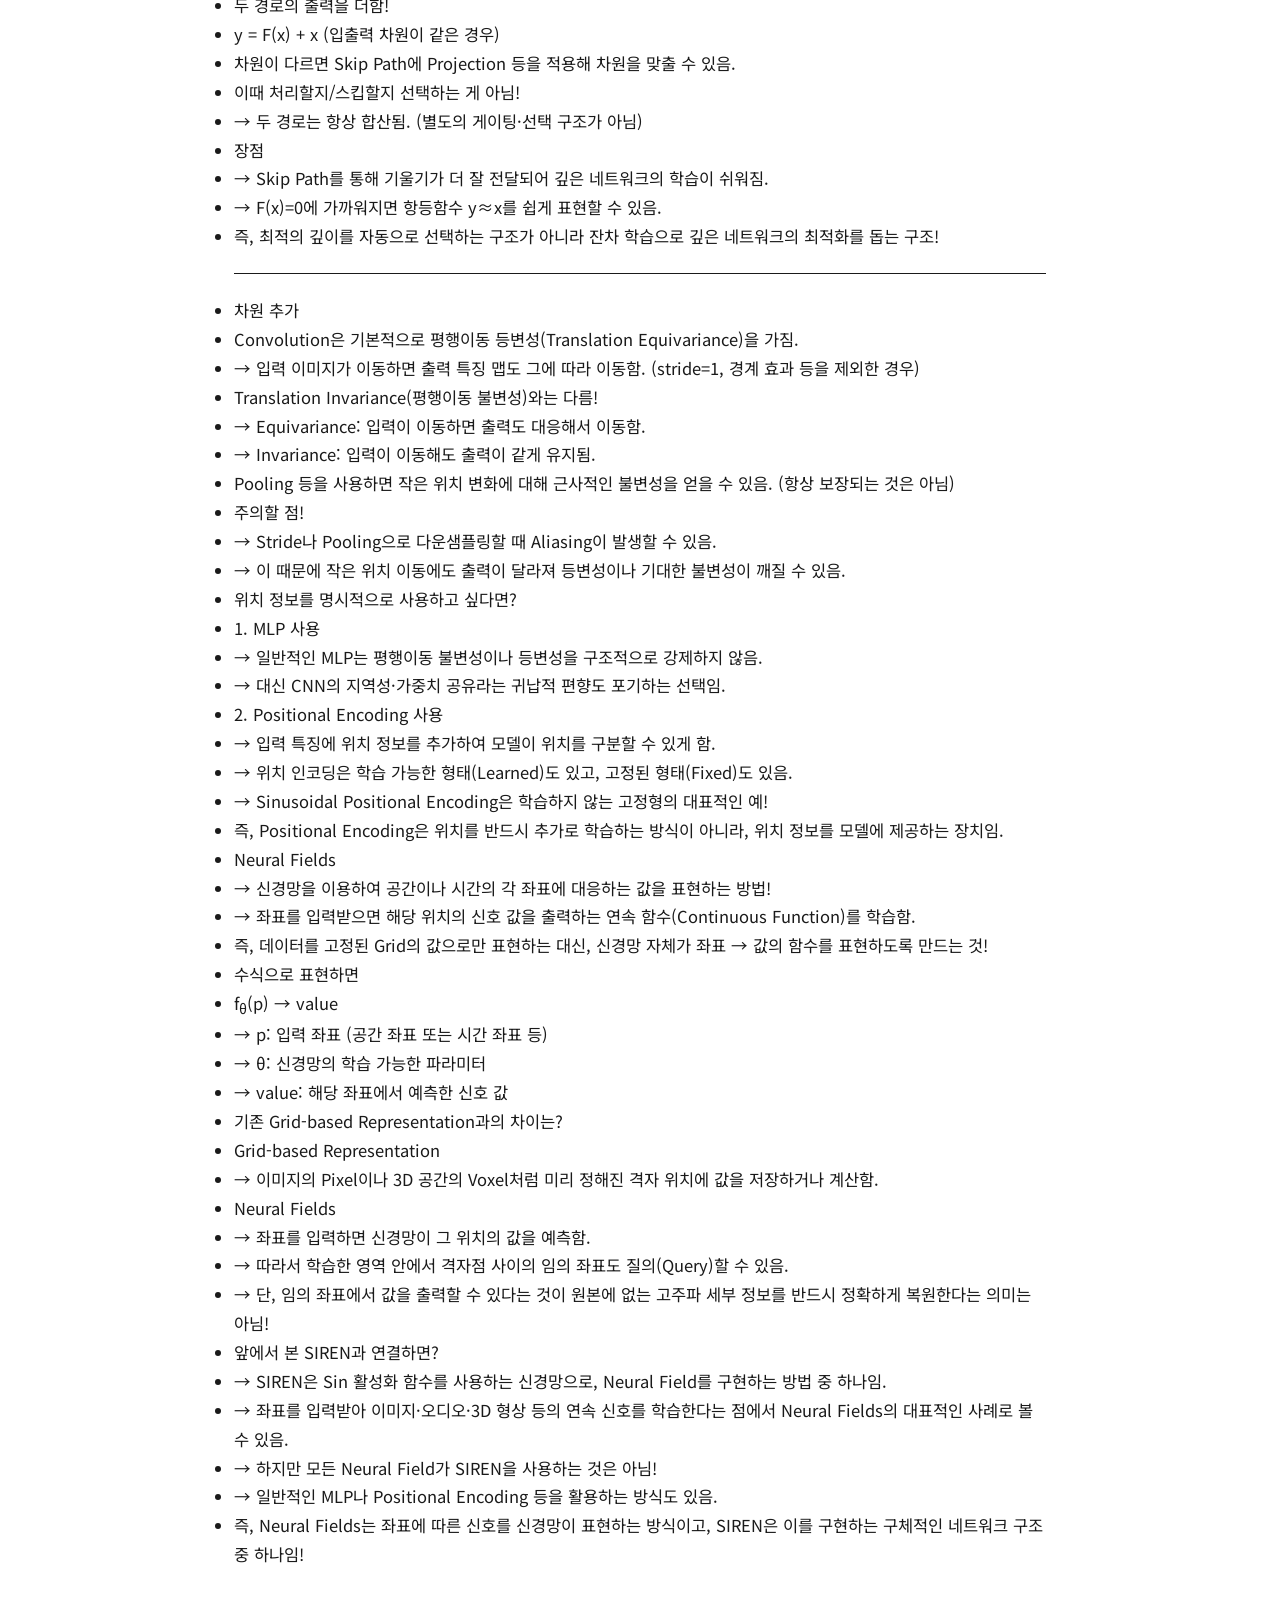
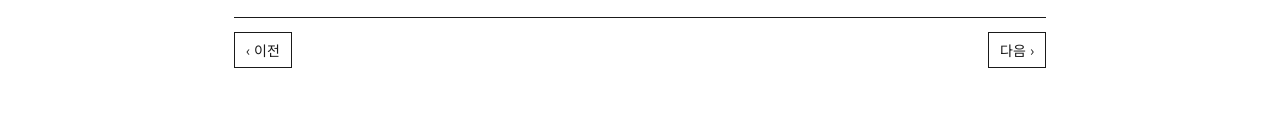
<file: 02-arch-grid.html>
<!DOCTYPE html>
<html lang="ko">
<head>
<meta charset="utf-8">
<meta name="viewport" content="width=device-width, initial-scale=1">
<title>Architectures: Grid — 딥러닝 연구 노트</title>
<link rel="icon" type="image/svg+xml" href="favicon.svg">
<link rel="preconnect" href="https://fonts.googleapis.com">
<link rel="preconnect" href="https://fonts.gstatic.com" crossorigin>
<link href="https://fonts.googleapis.com/css2?family=Noto+Sans+KR:wght@400;700&display=swap" rel="stylesheet">
<link rel="stylesheet" href="style.css">
<link rel="stylesheet" href="assets/v5-layer.css">
</head>
<body>
<div class="paper">
<div class="phead"><a class="to-home" href="index.html">‹ 목차로</a><span class="phead-c">Architectures: Grid</span><span class="phead-r">딥러닝 연구 노트 · MIT 6.7960</span></div>
<div class="body">
<section class="part">
<ul>
<li>학습 데이터를 더 넣으면 일반적으로 예측의 불확실성이 줄어들고 정답에 가까워질 수 있음!</li>
<li>단, 조건이 있음.</li>
<li>→ 학습 데이터가 실제 예측 대상과 같은 분포에서 왔고, 그 분포를 대표할 수 있어야 함.</li>
<li>→ 모델의 표현 능력과 학습 방법도 충분히 뒷받침되어야 함.</li>
<li>이런 조건이 만족되면 데이터가 늘어날수록 일반화 성능이 좋아지고 예측의 불확실성이 줄어드는 경향이 있음.</li>
<li>하지만 데이터만 무조건 늘린다고 성능 향상이 보장되는 것은 아님!</li>
<li>→ 데이터의 대표성, 모델의 귀납적 편향, 학습 과정도 중요함.</li>
<li>적은 데이터 + 귀납적 가설이 맞는 모델</li>
<li>→ 적은 데이터로도 더 좋은 예측이 가능하다</li>
<li>≡ 데이터를 더 넣거나 or 더 좋은 아키텍처를 만들던가</li>
<li>EX</li>
<li>SIREN(Sinusoidal Representation Networks)</li>
<li>→ 사인 함수(sin)를 활성화 함수로 사용하는 신경망!</li>
<li>→ 암시적 신경 표현(Implicit Neural Representation)의 한 종류임.</li>
<li>→ 좌표를 입력받아 해당 좌표의 값을 출력하는 연속 함수를 학습함. (좌표 → 값)</li>
<li>EX</li>
<li>→ 이미지: (x, y) 좌표 → 해당 위치의 RGB 값</li>
<li>→ 오디오: 시간 t → 해당 시점의 신호 값</li>
<li>→ 3D 형상: (x, y, z) 좌표 → 해당 위치의 형상 관련 값</li>
<li>즉, 이미지 전용 모델이 아니라 이미지·오디오·3D 형상 등 다양한 연속 신호를 함수로 fitting하는 모델!</li>
</ul></section>
<section class="part">
<ul>
<li>CNN</li>
<li>이미지를 인식하려면?</li>
</ul><ol class="num"><li>이미지 전체를 한 번에 판단하는 대신, 이미지의 작은 영역(Patch)에 나타나는 특징부터 살펴볼 수 있음!<br>→ 이미지의 일부 영역에서 Edge(경계), Texture(질감) 같은 지역적 특징을 추출함.<br>→ 이런 지역적 특징들을 여러 단계에 걸쳐 결합하면 더 복잡한 형태나 객체의 특징을 파악할 수 있음.<br>실제 CNN은 각 패치를 독립적으로 Classifier에 넣어 분류하는 구조는 아님!<br>→ Convolution Filter를 이미지의 여러 위치에 반복 적용하여 지역적 특징을 추출함.<br>→ 여러 Convolution Layer를 쌓으면서 작은 지역 특징을 더 넓은 영역의 특징으로 계층적으로 결합함.<br>→ 최종적으로 추출된 특징을 이용해 이미지 전체의 클래스를 예측할 수 있음. (Image Classification의 경우)<br>즉, 패치 단위로 지역 정보를 살펴본다는 아이디어에서 출발하지만, CNN의 핵심은 Convolution을 통한 지역적 특징 추출 + 계층적 특징 학습에 있음!</li></ol>
<ul>
<li>패치를 더 작게 나누면 화질이 높아질까?</li>
<li>→ 아님! 원본 이미지를 더 작은 패치로 나눈다고 이미지의 해상도나 정보량 자체가 증가하는 것은 아님.</li>
<li>→ 다만 더 작은 영역을 기준으로 지역적 특징을 살펴볼 수 있어 세밀한 위치 정보를 다루는 데 도움이 될 수 있음.</li>
<li>하지만 패치가 너무 작으면?</li>
<li>→ 하나의 패치에 포함되는 정보와 주변 문맥(Context)이 줄어들기 때문에, 그 패치만으로 무엇인지 식별하기 어려워질 수 있음.</li>
<li>반대로 패치가 크면?</li>
<li>→ 더 넓은 문맥을 한 번에 볼 수 있지만, 작은 영역의 세부 특징을 구분하는 데 불리할 수도 있음.</li>
<li>즉, 패치 크기는 화질을 높이는 수단이 아니라, 지역적 세부 정보와 넓은 문맥 사이의 균형을 결정하는 요소임!</li>
<li>CNN에서는 여러 Convolution Layer를 쌓아 작은 지역 특징을 결합하면서 점차 넓은 문맥까지 학습할 수 있음.</li>
</ul><ol class="num"><li>Convolution</li></ol>
<ul>
<li>우리가 아는 cnn에서의 filter를 쓰면 됨</li>
<li>합성곱(Convolution)도 행렬 곱으로 표현할 수 있음!</li>
<li>입력을 펼치면 Toeplitz 구조의 가중치 행렬로 나타낼 수 있음. (2D·다채널에서는 block-Toeplitz 구조)</li>
<li>하지만 일반적인 Fully Connected Layer와 같지는 않음!</li>
<li>→ 지역성(Locality): 각 출력이 입력의 일부 영역에만 연결됨. (희소 연결)</li>
<li>→ 가중치 공유(Weight Sharing): 같은 필터를 여러 위치에 반복 적용함.</li>
<li>즉, 합성곱은 지역성과 가중치 공유라는 제약을 가진 Fully Connected Layer의 특수한 형태(부분집합)라고 볼 수 있음.</li>
<li>→ Convolution은 지역 연결(Local Connectivity) + 가중치 공유(Weight Sharing)를 사용하는 구조!</li>
<li>Locally Connected Layer도 주변의 일부 영역에만 연결되지만, 위치마다 서로 다른 가중치를 사용함. (가중치 공유 X)</li>
<li>반면 Convolution Layer는 같은 필터의 가중치를 여러 위치에서 공유함.</li>
<li>즉, 둘 다 지역 연결을 사용하지만 가중치 공유 여부가 핵심 차이!</li>
</ul></section>
<section class="part">
<ul>
<li>color?</li>
<li>Color?</li>
<li>이미지가 RGB 색상 정보를 가진다면?</li>
<li>→ 입력 이미지의 형태: H × W × 3</li>
<li>→ H: Height(높이)</li>
<li>→ W: Width(너비)</li>
<li>→ 3: RGB 색상 채널 수</li>
<li>Convolution은 공간적인 특징을 추출하면서 채널 수를 변경할 수 있음!</li>
<li>EX</li>
<li>→ Input: H × W × 3 (RGB 이미지)</li>
<li>→ Convolution → Output: H′ × W′ × C<sub>out</sub></li>
<li>여기서 C<sub>out</sub>은 출력 Feature Map의 채널 수임.</li>
<li>→ Convolution Filter 하나는 입력의 모든 채널을 함께 참조하여 출력 채널 하나를 생성함.</li>
<li>→ 여러 개의 Filter를 사용하면 여러 개의 출력 채널을 만들 수 있음.</li>
<li>중요한 점!</li>
<li>→ 채널 수가 3에서 1로 바뀐다고 텐서가 3차원에서 1차원으로 바뀌는 것은 아님!</li>
<li>→ H × W × 1도 여전히 높이·너비·채널의 3개 축을 가진 텐서임. (배치 차원 제외)</li>
<li>→ 일반적인 2D Convolution에서는 H × W × C<sub>in</sub> → H′ × W′ × C<sub>out</sub> 형태로, 공간 크기와 채널 수가 바뀔 수 있지만 텐서의 축 구조는 유지됨.</li>
<li>반대로 출력 이미지에 RGB 색상이 필요하다면?</li>
<li>→ 마지막 Convolution Layer의 출력 채널 수를 3으로 설정하면 RGB 값을 출력할 수 있음.</li>
<li>EX</li>
<li>→ Feature Map: H × W × C<sub>in</sub></li>
<li>→ Convolution (C<sub>out</sub> = 3)</li>
<li>→ RGB Output: H′ × W′ × 3</li>
<li>즉, Convolution은 1차원과 Color 사이를 변환하는 것이 아니라 입력 채널의 특징을 결합하여 원하는 개수의 출력 채널을 만드는 연산임!</li>
<li>general<br>→ multi-input, mult-output</li>
</ul></section>
<section class="part">
<ul>
<li>pooling</li>
<li>1) max pooling<br>2) mean pooling</li>
<li>출력의 안정성 강화</li>
<li>일반적인 Pooling은 채널들을 통합하는 것이 아니라, 각 채널에서 공간 방향의 정보를 요약하는 연산임!</li>
<li>→ Max Pooling: 각 채널의 일정 영역에서 최댓값을 선택함.</li>
<li>→ Average(Mean) Pooling: 각 채널의 일정 영역에서 평균값을 계산함.</li>
<li>EX</li>
<li>→ Input: H × W × C</li>
<li>→ Spatial Pooling → Output: H′ × W′ × C</li>
<li>→ 높이와 너비(H, W)는 줄어들 수 있지만, 일반적인 Spatial Pooling에서는 채널 수 C는 그대로 유지됨.</li>
<li>즉, 각 채널에 대해 독립적으로 공간 정보를 요약하는 것!</li>
<li>채널 방향의 정보를 통합하거나 채널 수를 줄이는 연산은 별도로 구분해야 함.</li>
<li>→ EX: 1 × 1 Convolution을 사용하면 여러 입력 채널을 결합하여 출력 채널 수를 조절할 수 있음.</li>
<li>참고!</li>
<li>→ Global Average Pooling은 각 채널의 공간 전체를 평균 내어 H × W × C → 1 × 1 × C로 만들 수 있음.</li>
<li>→ 이 경우에도 채널 수 자체는 유지됨.</li>
<li>즉, Spatial Pooling은 주로 공간 해상도를 줄이는 연산이고, 채널 방향의 결합·축소와는 다른 개념임!</li>
<li>다운 샘플링(차원 낮춤) 도 할 수 있음</li>
<li>스트라이드 연산</li>
<li>conv + 풀링 + 다운샘플링</li>
</ul><div class="figwrap"><img src="images/02-arch-grid-01.jpg" alt="Architectures: Grid — 딥러닝 연구 노트 강의 캡처 1" width="1066" height="630" loading="lazy"></div>
<ul>
<li>Stride(스트라이드)</li>
<li>→ Convolution에서 필터를 한 번 이동할 때 몇 칸씩 움직이는지를 나타냄.</li>
<li>→ Stride = 1이면 필터를 한 칸씩 이동함.</li>
<li>→ Stride가 커지면 필터가 더 큰 간격으로 이동하므로 출력의 공간 크기가 작아짐. (다운샘플링 효과)</li>
<li>바로 앞 그림의 경우</li>
<li>→ 입력 크기: 11×11</li>
<li>→ 필터 크기: 3×3</li>
<li>→ Stride = 4</li>
<li>→ Padding = 0 (없음)</li>
<li>→ 출력 크기: 3×3</li>
<li>출력 크기 공식 (한 축 기준)</li>
<li>Output Size = ⌊(Input Size − Filter Size + 2×Padding) / Stride⌋ + 1</li>
<li>그림에 적용하면</li>
<li>⌊(11−3)/4⌋+1 = 3</li>
<li>→ 가로·세로 각각 3이므로 출력은 3×3!</li>
<li>즉, 이 그림에서는 필터를 가로·세로 방향으로 4칸씩 이동하여 11×11 입력을 3×3 출력으로 줄인 것임.</li>
<li>Stride를 크게 하면 출력 크기와 연산량을 줄일 수 있지만, 일부 위치의 정보를 놓칠 수도 있음.</li>
<li>Dilated filter</li>
</ul><div class="figwrap"><img src="images/02-arch-grid-02.jpg" alt="Architectures: Grid — 딥러닝 연구 노트 강의 캡처 2" width="1200" height="530" loading="lazy"></div>
<ul>
<li>Dilated Convolution(팽창 합성곱)</li>
<li>→ Convolution Filter의 원소 사이에 간격을 두고 입력에 적용하는 방식!</li>
<li>→ 일반적인 Convolution보다 더 넓은 영역의 정보를 참조할 수 있음.</li>
<li>Dilation Rate(d)</li>
<li>→ Filter의 인접한 원소가 입력에서 몇 칸 간격으로 적용되는지를 나타냄.</li>
<li>→ d = 1: 일반적인 Convolution과 같음. (간격 없이 적용)</li>
<li>→ d = 2: Filter의 인접한 원소를 입력에서 2칸 간격으로 적용함.</li>
<li>그림에서는 Filter 원소 사이에 0이 삽입된 것처럼 표현할 수 있음.</li>
<li>→ 하지만 실제로 학습하는 가중치가 늘어나거나, 새로운 학습 파라미터를 0으로 추가하는 것은 아님!</li>
<li>유효 커널 크기(Effective Kernel Size)</li>
<li>k<sub>eff</sub> = (k − 1)d + 1</li>
<li>→ k: 원래 Filter의 한 축 크기</li>
<li>→ d: Dilation Rate</li>
<li>→ k<sub>eff</sub>: 간격을 포함해 실제로 참조하는 영역의 한 축 크기</li>
<li>EX</li>
<li>→ Filter Size: 3 × 3</li>
<li>→ Dilation Rate: d = 2</li>
<li>→ k<sub>eff</sub> = (3 − 1) × 2 + 1 = 5</li>
<li>→ 즉, 3 × 3 Filter가 공간적으로는 5 × 5 영역에 걸쳐 적용되는 효과를 얻음!</li>
<li>하지만 학습하는 Filter의 가중치 수는 여전히 3 × 3 = 9개임. (입출력 채널 한 쌍 기준)</li>
<li>장점</li>
<li>→ 학습 파라미터 수를 늘리지 않고 더 넓은 수용 영역(Receptive Field)을 확보할 수 있음.</li>
<li>→ 따라서 더 넓은 Context 정보를 활용할 수 있음.</li>
<li>즉, Dilated Convolution은 Filter 원소 사이의 간격을 넓혀 파라미터 수는 유지하면서 수용 영역을 확장하는 방법임!</li>
</ul></section>
<section class="part">
<ul>
<li>popular CNN Architectures</li>
<li>Encoder-Decoder Architectures</li>
</ul><div class="figwrap"><img src="images/02-arch-grid-03.jpg" alt="Architectures: Grid — 딥러닝 연구 노트 강의 캡처 3" width="1200" height="789" loading="lazy"></div>
<ul>
<li>Encoder: 원래 이미지 → 낮은 차원의 Z (다운샘플링)<br>Decoder: Z → 이미지 예측 (업샘플링)</li>
<li>Decoder의 출력이 반드시 Encoder의 입력과 일치해야 하는 것은 아님!</li>
<li>Autoencoder의 경우</li>
<li>→ Encoder: 입력 x → 잠재 표현 z</li>
<li>→ Decoder: z → 복원된 입력 x̂</li>
<li>→ 목표: x̂가 원래 입력 x와 최대한 비슷해지도록 학습함. (입력 재구성)</li>
<li>하지만 일반적인 Encoder–Decoder 구조에서는 입력과 다른 출력을 만드는 것도 가능함!</li>
<li>EX</li>
<li>→ Segmentation: 입력 이미지 → 픽셀별 클래스 예측</li>
<li>→ Image-to-Image Translation: 입력 이미지 → 변환된 이미지</li>
<li>즉, 입력 재구성은 Autoencoder의 목표이고, Encoder–Decoder 전체에 공통인 목표는 아님!</li>
<li>Decoder는 이미지를 만들어 낼 수도 있음</li>
<li>Image-to-image</li>
</ul><div class="figwrap"><img src="images/02-arch-grid-04.jpg" alt="Architectures: Grid — 딥러닝 연구 노트 강의 캡처 4" width="1200" height="319" loading="lazy"></div>
<ul>
<li>segmentation도 가능!</li>
<li>(before)차원을 줄이지 않음.(고해상도 유지 → 비용이 커짐)</li>
<li>after → U-net</li>
</ul><div class="figwrap"><img src="images/02-arch-grid-05.jpg" alt="Architectures: Grid — 딥러닝 연구 노트 강의 캡처 5" width="1200" height="362" loading="lazy"></div>
<ul>
<li>Skip connection이라는 연결이 있음.<br>중간 layer를 건너 뛰는 형태</li>
<li>U-Net의 Skip Connection은 Encoder의 특징 정보를 Decoder로 직접 전달하는 연결임!</li>
<li>→ Encoder에서 추출한 Feature Map을 공간 해상도가 대응되는 Decoder 단계에 연결함. (동일한 Spatial Scale)</li>
<li>→ 일반적으로 Encoder의 Feature Map과 Decoder에서 업샘플링한 Feature Map을 채널 방향으로 연접(Concatenation)함.</li>
<li>→ 이후 Convolution을 적용해 두 특징을 결합함.</li>
<li>왜 이렇게 할까?</li>
<li>Encoder의 깊은 층</li>
<li>→ 다운샘플링을 거치면서 공간 해상도가 낮아짐.</li>
<li>→ 더 넓은 문맥(Context)과 의미적 특징(Semantic Features)을 학습하는 데 유리함.</li>
<li>Encoder의 얕은 층</li>
<li>→ 상대적으로 높은 공간 해상도를 유지함.</li>
<li>→ 객체의 경계, 위치, 작은 구조 같은 세부 정보를 더 잘 보존할 수 있음.</li>
<li>하지만 Encoder에서 다운샘플링을 반복하면 세부적인 공간 정보가 손실될 수 있음!</li>
<li>→ Skip Connection으로 얕은 층의 고해상도 특징을 Decoder에 직접 전달함.</li>
<li>→ Decoder는 깊은 층의 의미적 특징과 Encoder에서 전달된 세부 정보를 함께 활용할 수 있음.</li>
<li>즉, U-Net은 낮은 공간 해상도에서 얻은 넓은 문맥·의미적 특징과 높은 공간 해상도에서 보존된 세부 정보를 결합하는 구조!</li>
<li>→ 특히 Segmentation처럼 픽셀 단위로 정확한 위치와 경계를 예측해야 하는 작업에 유리함.</li>
<li>ResNet</li>
</ul><div class="figwrap"><img src="images/02-arch-grid-06.jpg" alt="Architectures: Grid — 딥러닝 연구 노트 강의 캡처 6" width="1200" height="345" loading="lazy"></div>
<ul>
<li>ResNet은 잔차 블록(Residual Block) 단위로 Skip Connection을 사용함.</li>
<li>입력 x를 두 경로로 전달함.</li>
<li>→ Residual Path: F(x)를 학습함.</li>
<li>→ Skip Path: 입력 x를 그대로 전달함. (Identity Mapping)</li>
<li>두 경로의 출력을 더함!</li>
<li>y = F(x) + x (입출력 차원이 같은 경우)</li>
<li>차원이 다르면 Skip Path에 Projection 등을 적용해 차원을 맞출 수 있음.</li>
<li>이때 처리할지/스킵할지 선택하는 게 아님!</li>
<li>→ 두 경로는 항상 합산됨. (별도의 게이팅·선택 구조가 아님)</li>
<li>장점</li>
<li>→ Skip Path를 통해 기울기가 더 잘 전달되어 깊은 네트워크의 학습이 쉬워짐.</li>
<li>→ F(x)=0에 가까워지면 항등함수 y≈x를 쉽게 표현할 수 있음.</li>
<li>즉, 최적의 깊이를 자동으로 선택하는 구조가 아니라 잔차 학습으로 깊은 네트워크의 최적화를 돕는 구조!</li>
</ul></section>
<section class="part">
<ul>
<li>차원 추가</li>
<li>Convolution은 기본적으로 평행이동 등변성(Translation Equivariance)을 가짐.</li>
<li>→ 입력 이미지가 이동하면 출력 특징 맵도 그에 따라 이동함. (stride=1, 경계 효과 등을 제외한 경우)</li>
<li>Translation Invariance(평행이동 불변성)와는 다름!</li>
<li>→ Equivariance: 입력이 이동하면 출력도 대응해서 이동함.</li>
<li>→ Invariance: 입력이 이동해도 출력이 같게 유지됨.</li>
<li>Pooling 등을 사용하면 작은 위치 변화에 대해 근사적인 불변성을 얻을 수 있음. (항상 보장되는 것은 아님)</li>
<li>주의할 점!</li>
<li>→ Stride나 Pooling으로 다운샘플링할 때 Aliasing이 발생할 수 있음.</li>
<li>→ 이 때문에 작은 위치 이동에도 출력이 달라져 등변성이나 기대한 불변성이 깨질 수 있음.</li>
<li>위치 정보를 명시적으로 사용하고 싶다면?</li>
<li>1. MLP 사용</li>
<li>→ 일반적인 MLP는 평행이동 불변성이나 등변성을 구조적으로 강제하지 않음.</li>
<li>→ 대신 CNN의 지역성·가중치 공유라는 귀납적 편향도 포기하는 선택임.</li>
<li>2. Positional Encoding 사용</li>
<li>→ 입력 특징에 위치 정보를 추가하여 모델이 위치를 구분할 수 있게 함.</li>
<li>→ 위치 인코딩은 학습 가능한 형태(Learned)도 있고, 고정된 형태(Fixed)도 있음.</li>
<li>→ Sinusoidal Positional Encoding은 학습하지 않는 고정형의 대표적인 예!</li>
<li>즉, Positional Encoding은 위치를 반드시 추가로 학습하는 방식이 아니라, 위치 정보를 모델에 제공하는 장치임.</li>
</ul>
<ul>
<li>Neural Fields</li>
<li>→ 신경망을 이용하여 공간이나 시간의 각 좌표에 대응하는 값을 표현하는 방법!</li>
<li>→ 좌표를 입력받으면 해당 위치의 신호 값을 출력하는 연속 함수(Continuous Function)를 학습함.</li>
<li>즉, 데이터를 고정된 Grid의 값으로만 표현하는 대신, 신경망 자체가 좌표 → 값의 함수를 표현하도록 만드는 것!</li>
<li>수식으로 표현하면</li>
<li>f<sub>θ</sub>(p) → value</li>
<li>→ p: 입력 좌표 (공간 좌표 또는 시간 좌표 등)</li>
<li>→ θ: 신경망의 학습 가능한 파라미터</li>
<li>→ value: 해당 좌표에서 예측한 신호 값</li>
<li>기존 Grid-based Representation과의 차이는?</li>
<li>Grid-based Representation</li>
<li>→ 이미지의 Pixel이나 3D 공간의 Voxel처럼 미리 정해진 격자 위치에 값을 저장하거나 계산함.</li>
<li>Neural Fields</li>
<li>→ 좌표를 입력하면 신경망이 그 위치의 값을 예측함.</li>
<li>→ 따라서 학습한 영역 안에서 격자점 사이의 임의 좌표도 질의(Query)할 수 있음.</li>
<li>→ 단, 임의 좌표에서 값을 출력할 수 있다는 것이 원본에 없는 고주파 세부 정보를 반드시 정확하게 복원한다는 의미는 아님!</li>
<li>앞에서 본 SIREN과 연결하면?</li>
<li>→ SIREN은 Sin 활성화 함수를 사용하는 신경망으로, Neural Field를 구현하는 방법 중 하나임.</li>
<li>→ 좌표를 입력받아 이미지·오디오·3D 형상 등의 연속 신호를 학습한다는 점에서 Neural Fields의 대표적인 사례로 볼 수 있음.</li>
<li>→ 하지만 모든 Neural Field가 SIREN을 사용하는 것은 아님!</li>
<li>→ 일반적인 MLP나 Positional Encoding 등을 활용하는 방식도 있음.</li>
<li>즉, Neural Fields는 좌표에 따른 신호를 신경망이 표현하는 방식이고, SIREN은 이를 구현하는 구체적인 네트워크 구조 중 하나임!</li>
</ul></section>
</div>
<div class="pnav"><a href="01-how-to-train.html">‹ 이전</a><a href="03-arch-sequence.html">다음 ›</a></div>
</div>
<script src="assets/v5.js"></script>
</body>
</html>
</file>
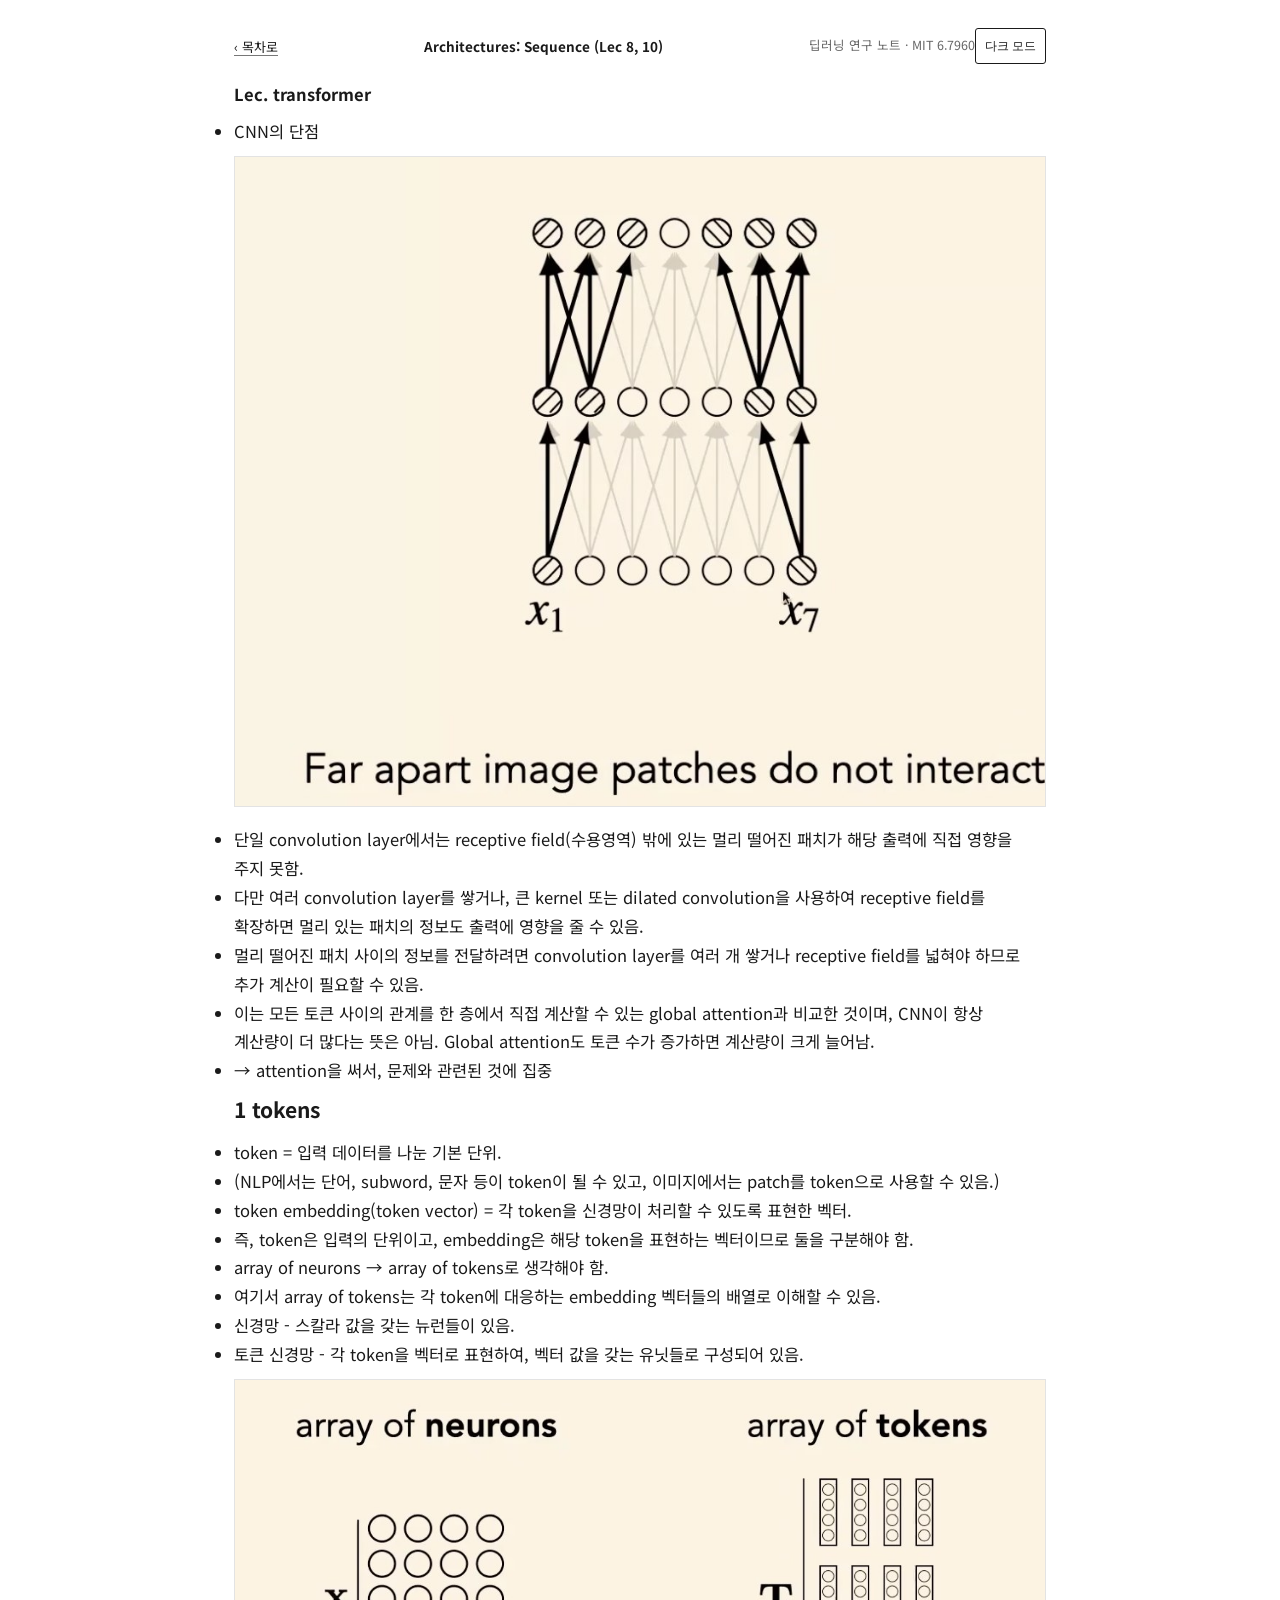
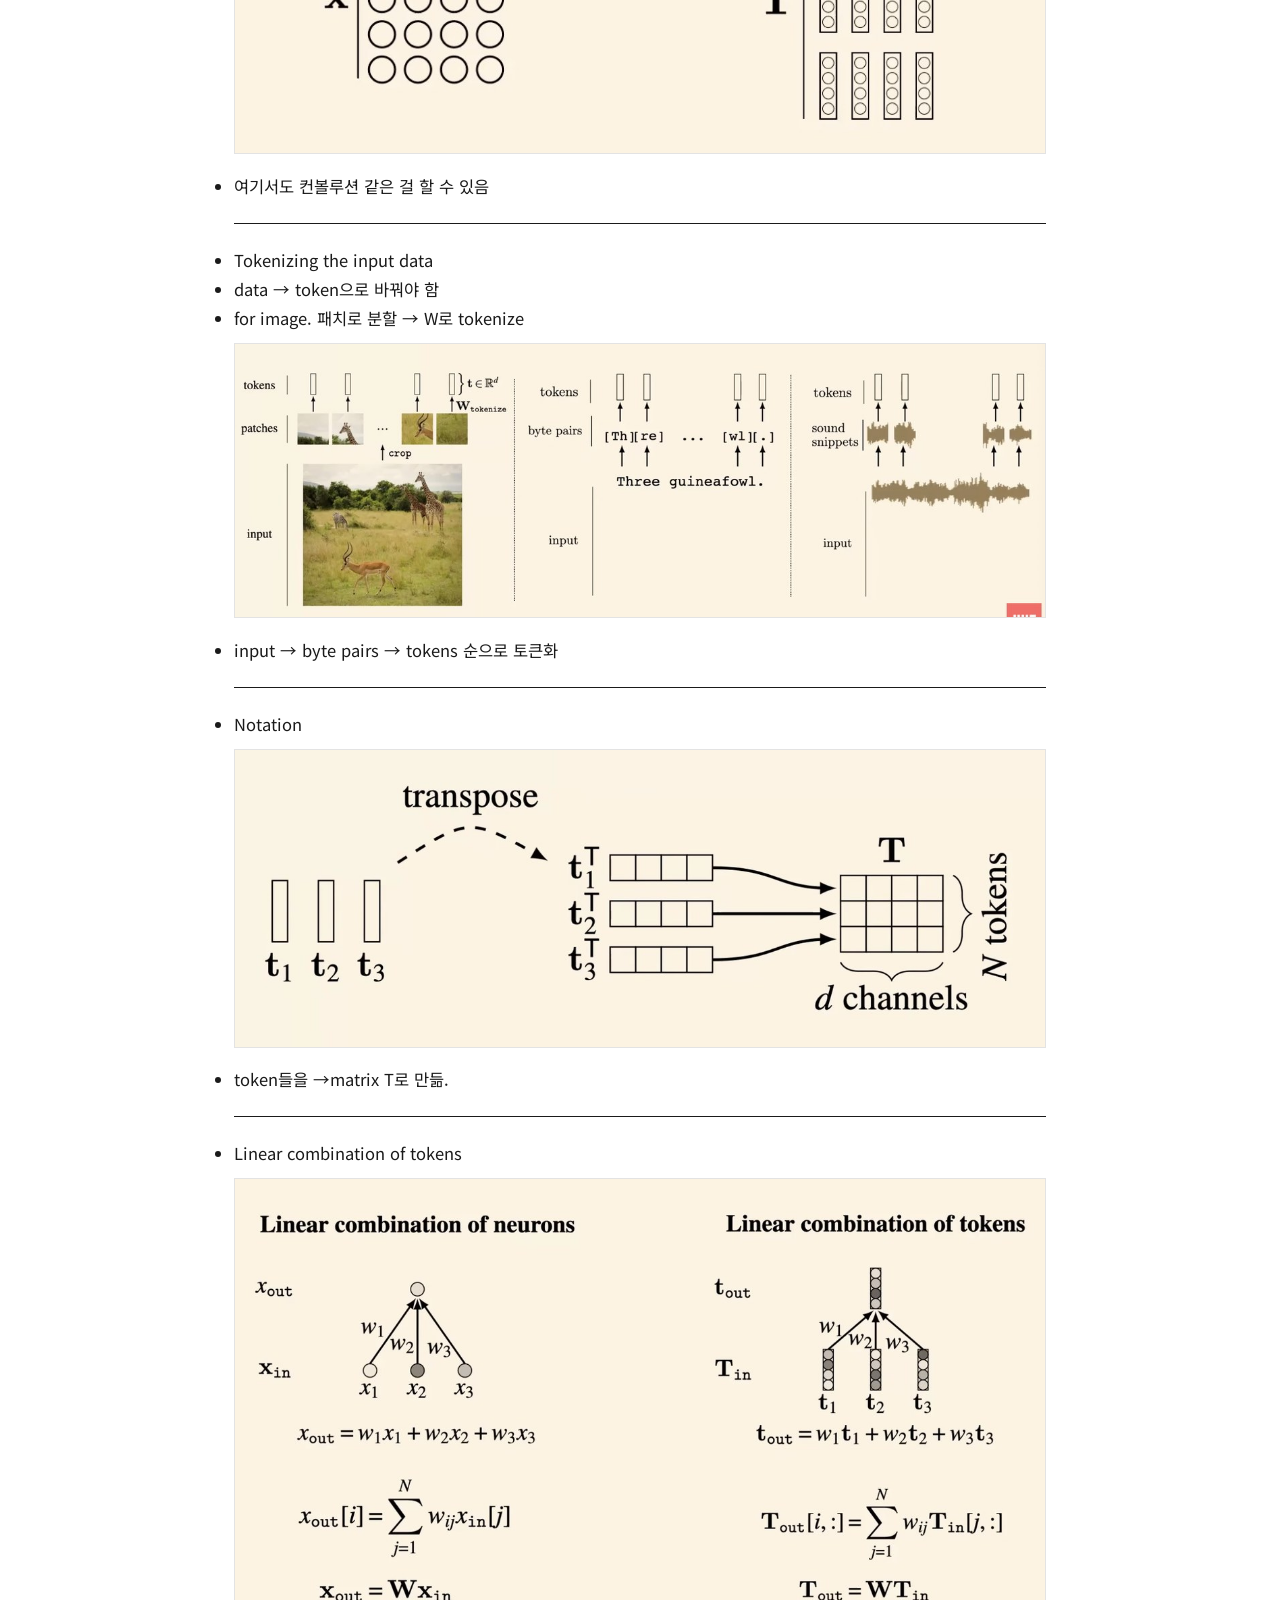
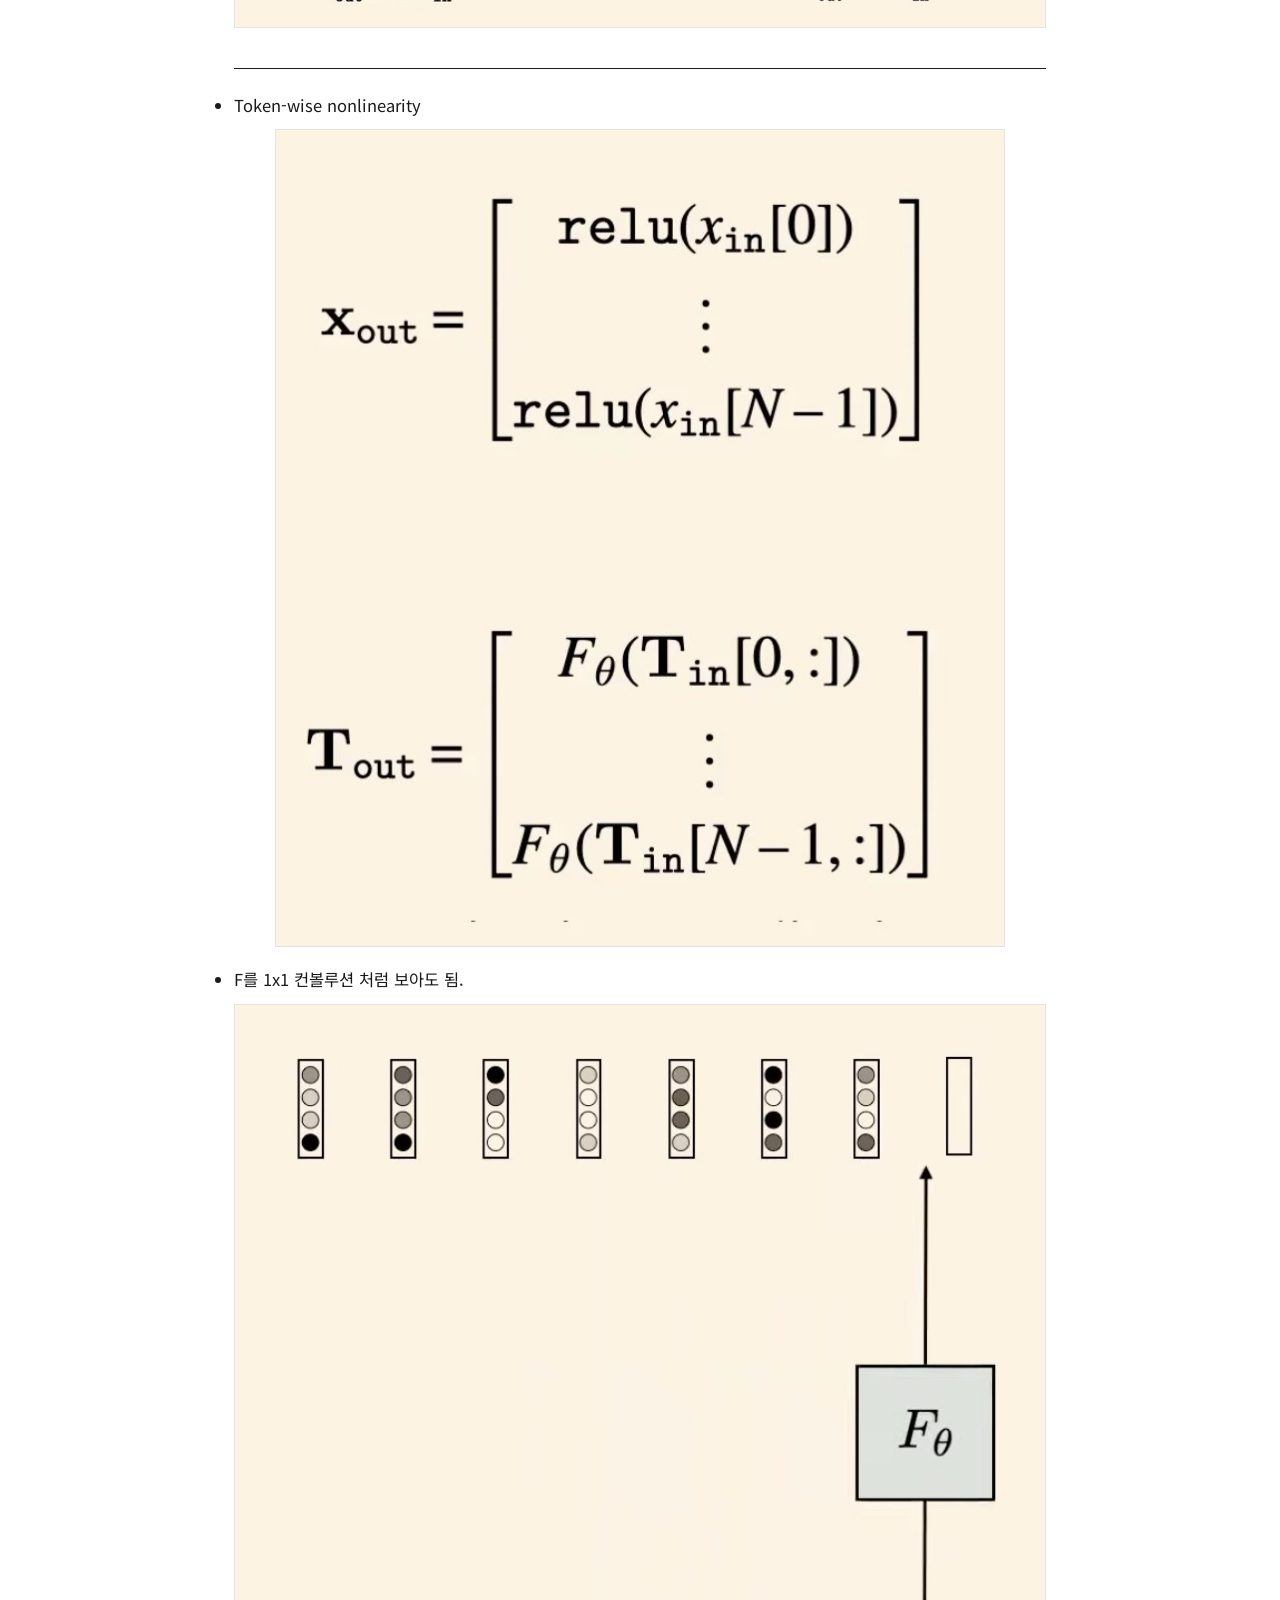
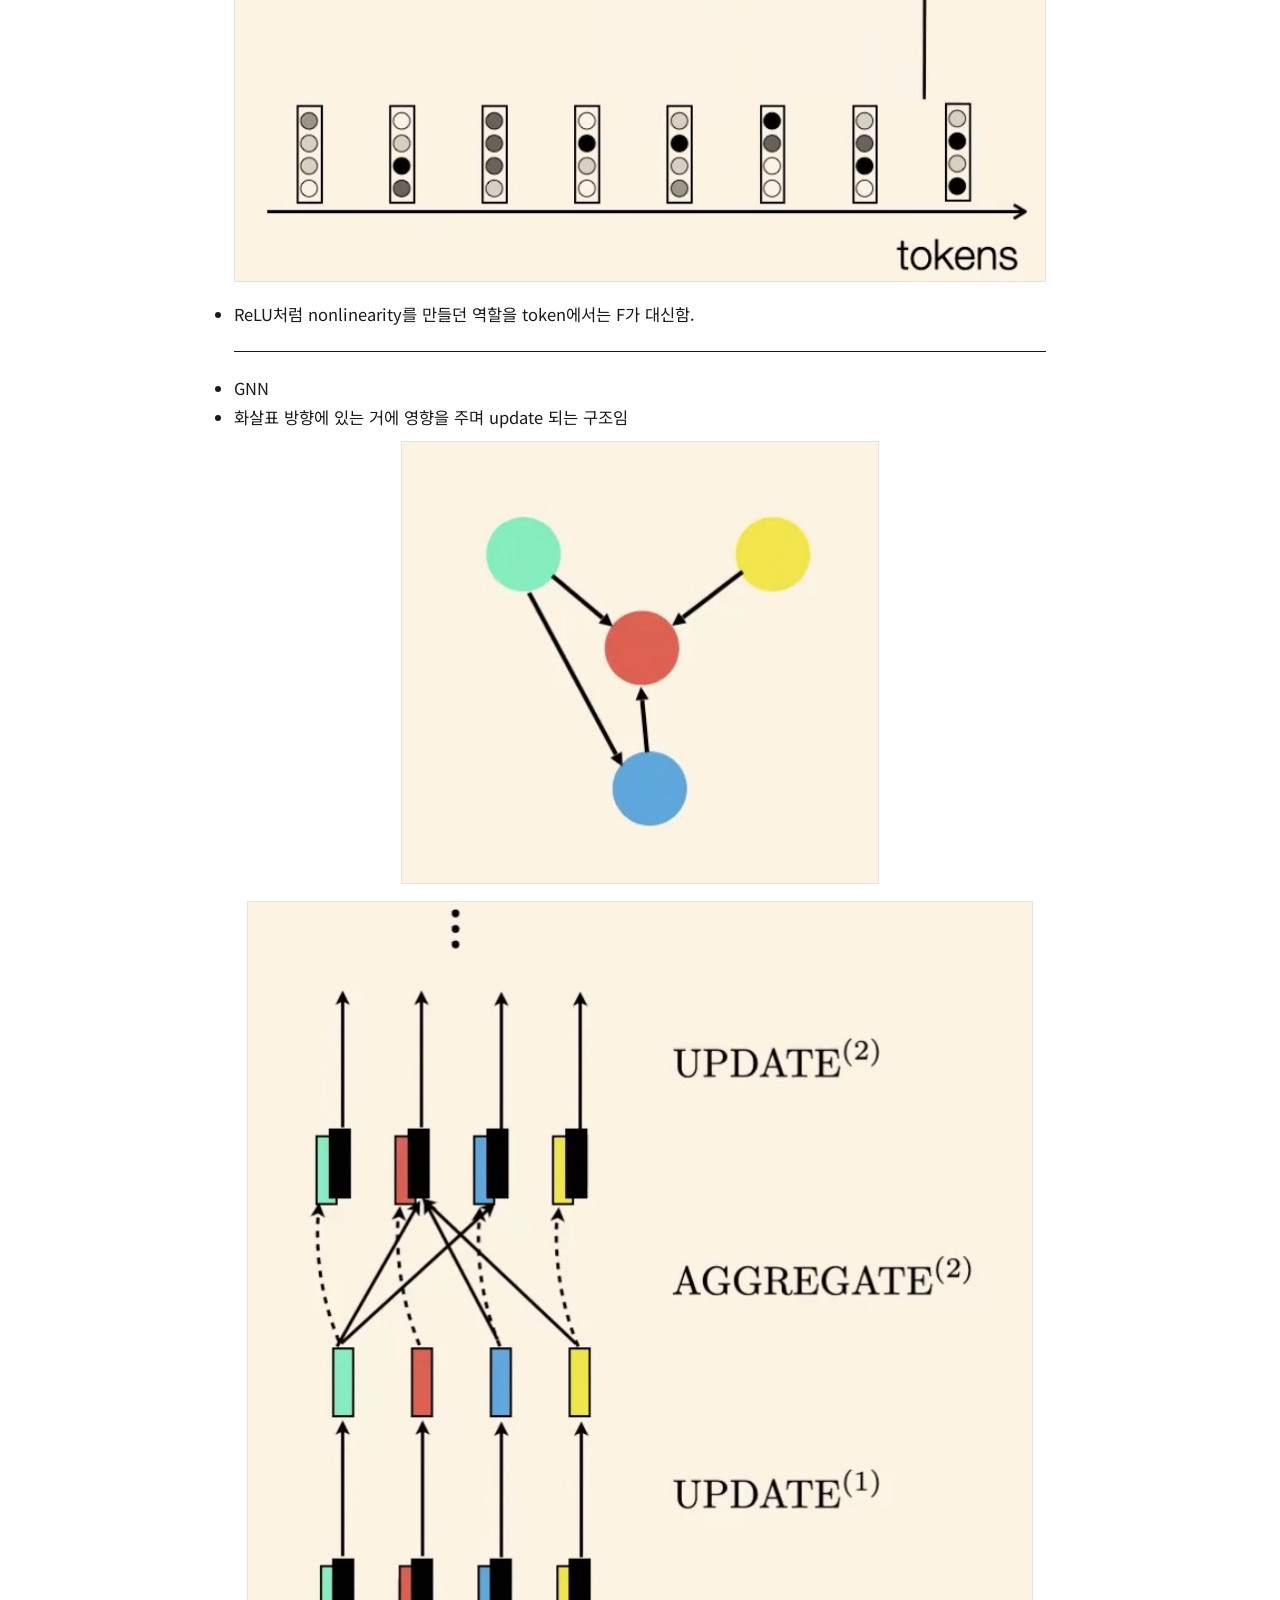
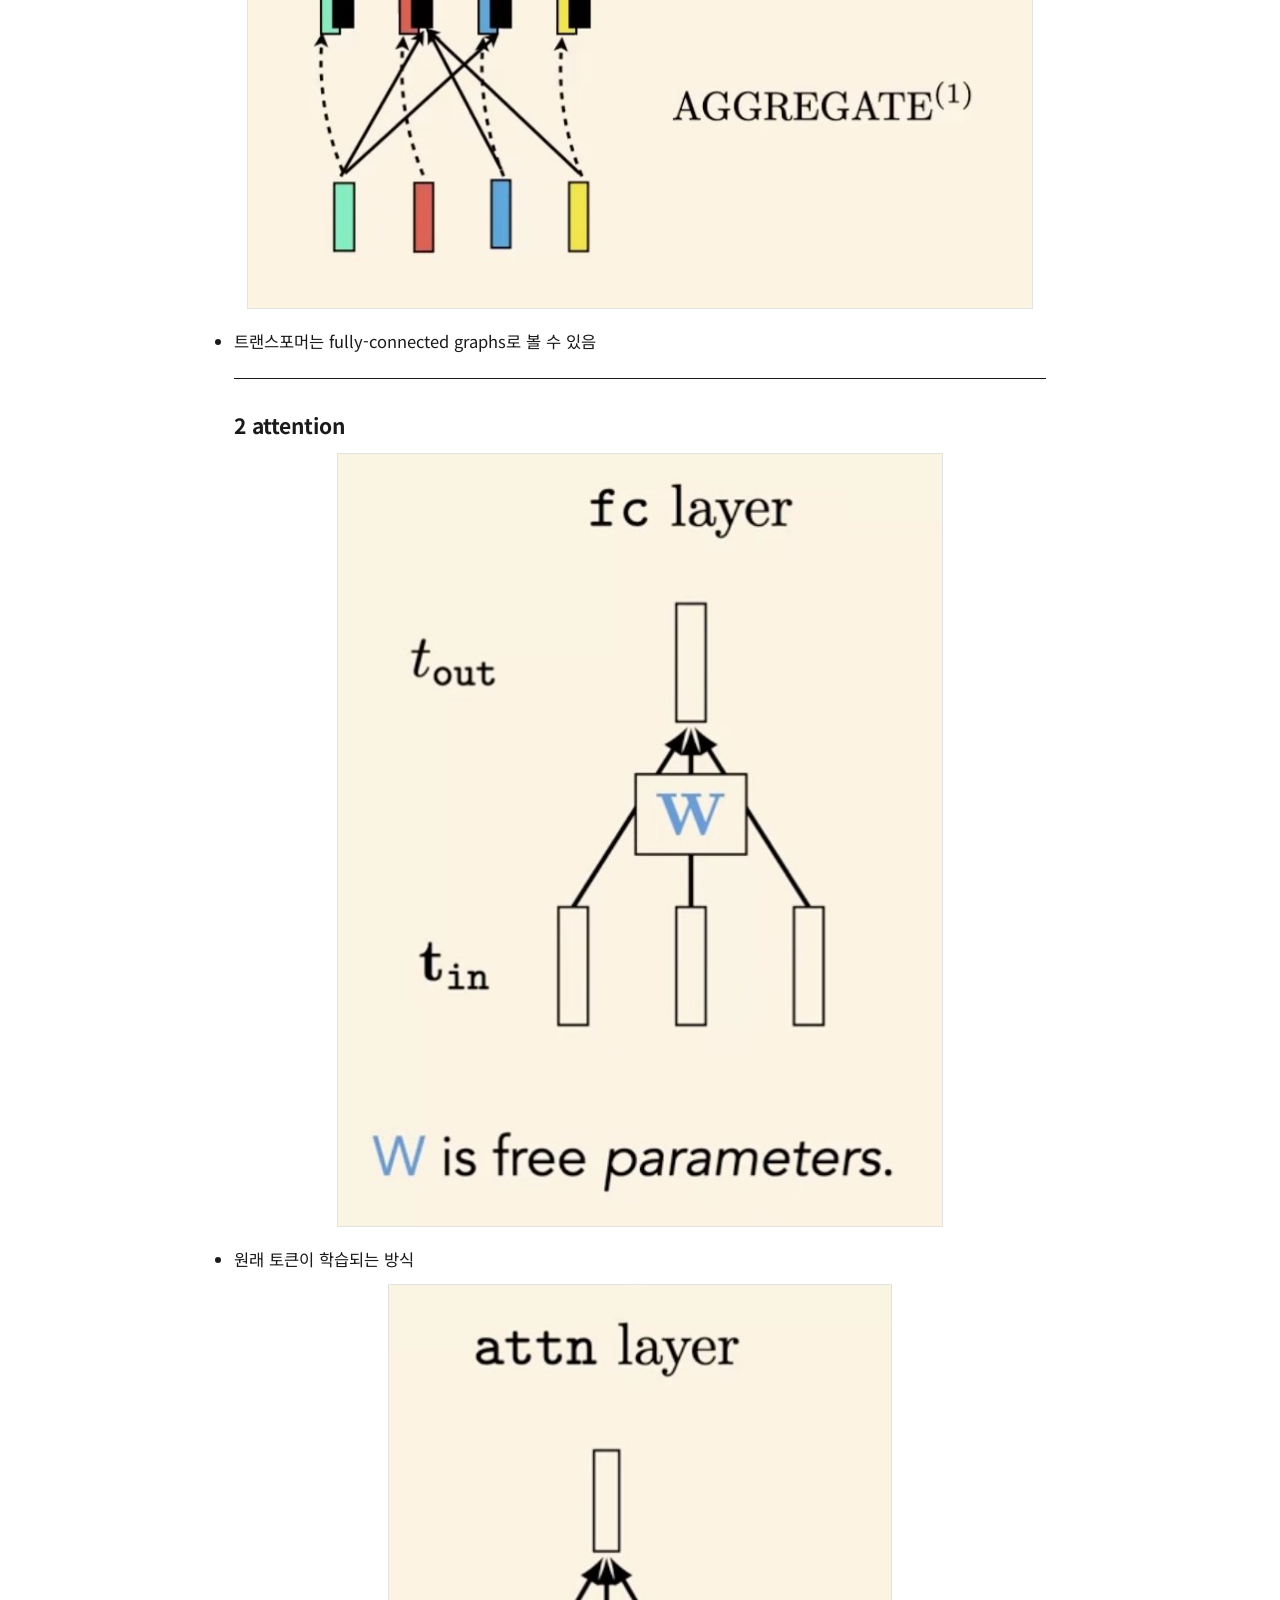
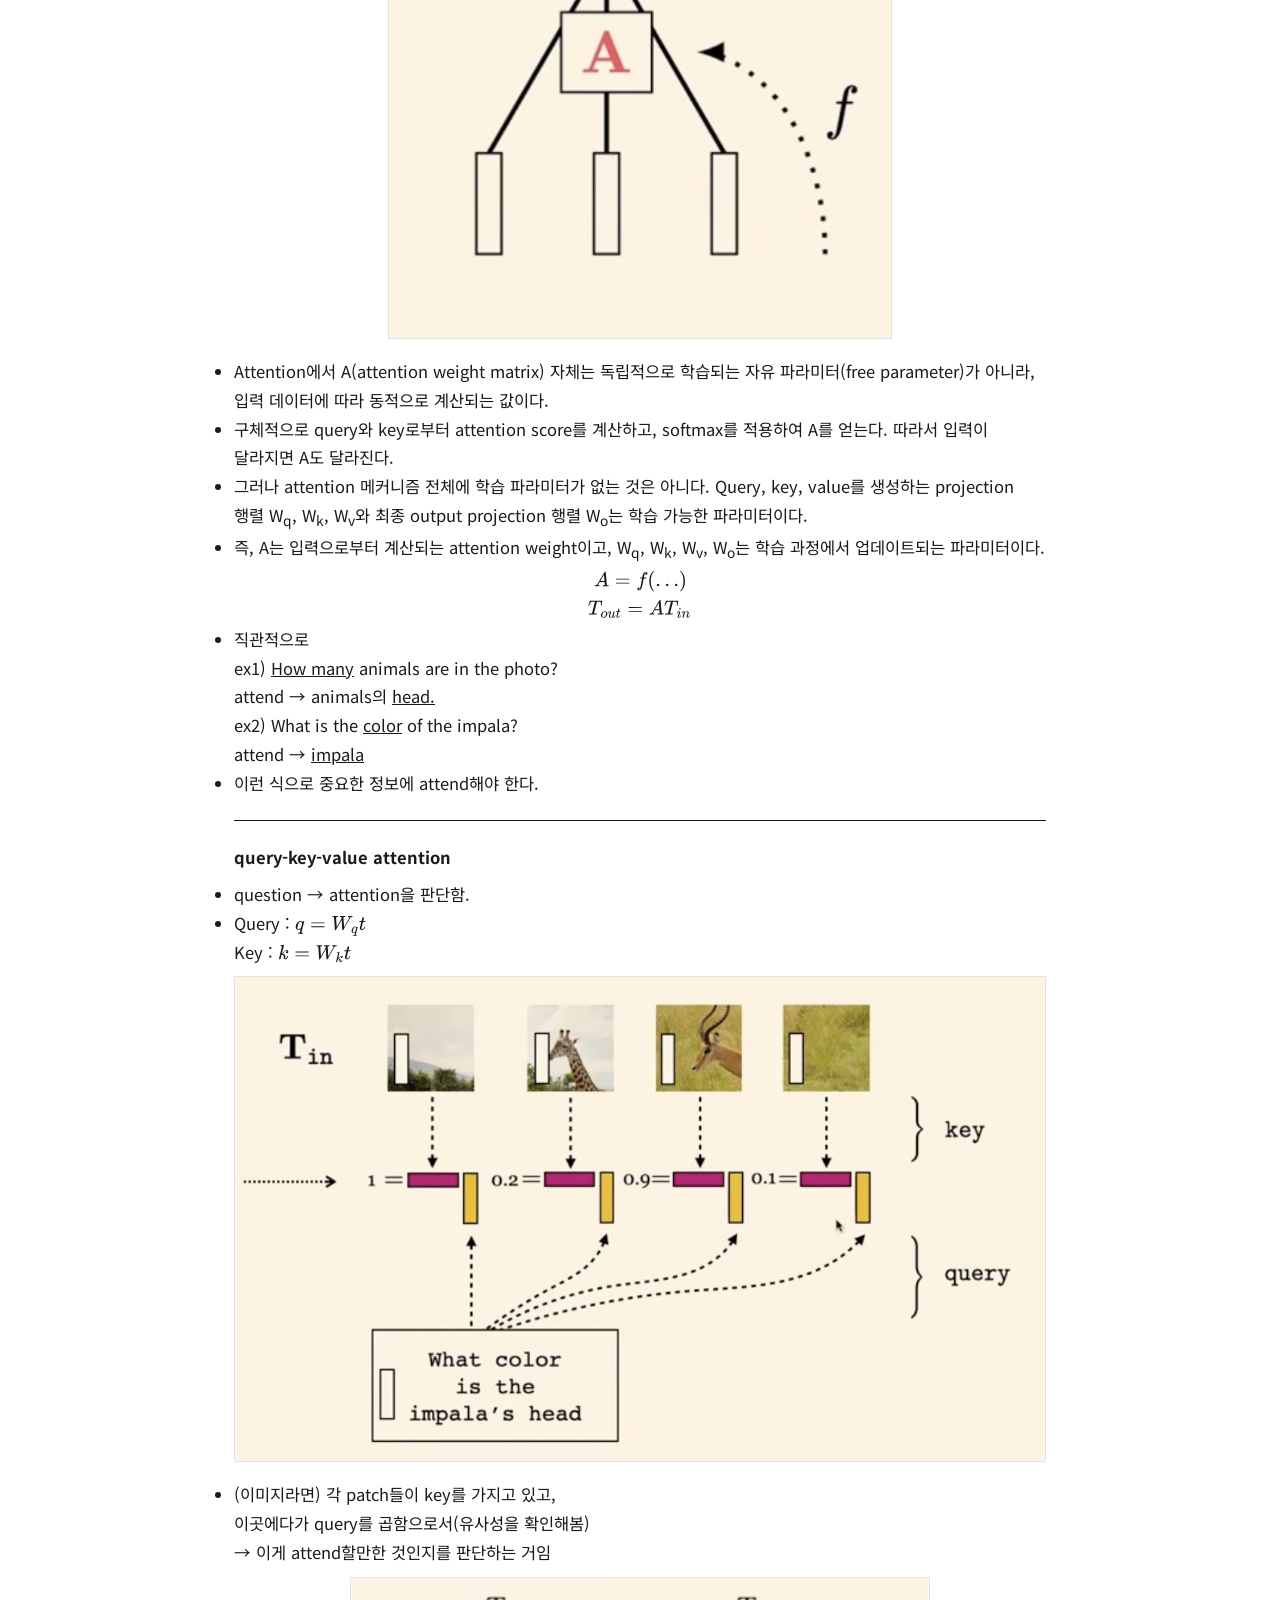
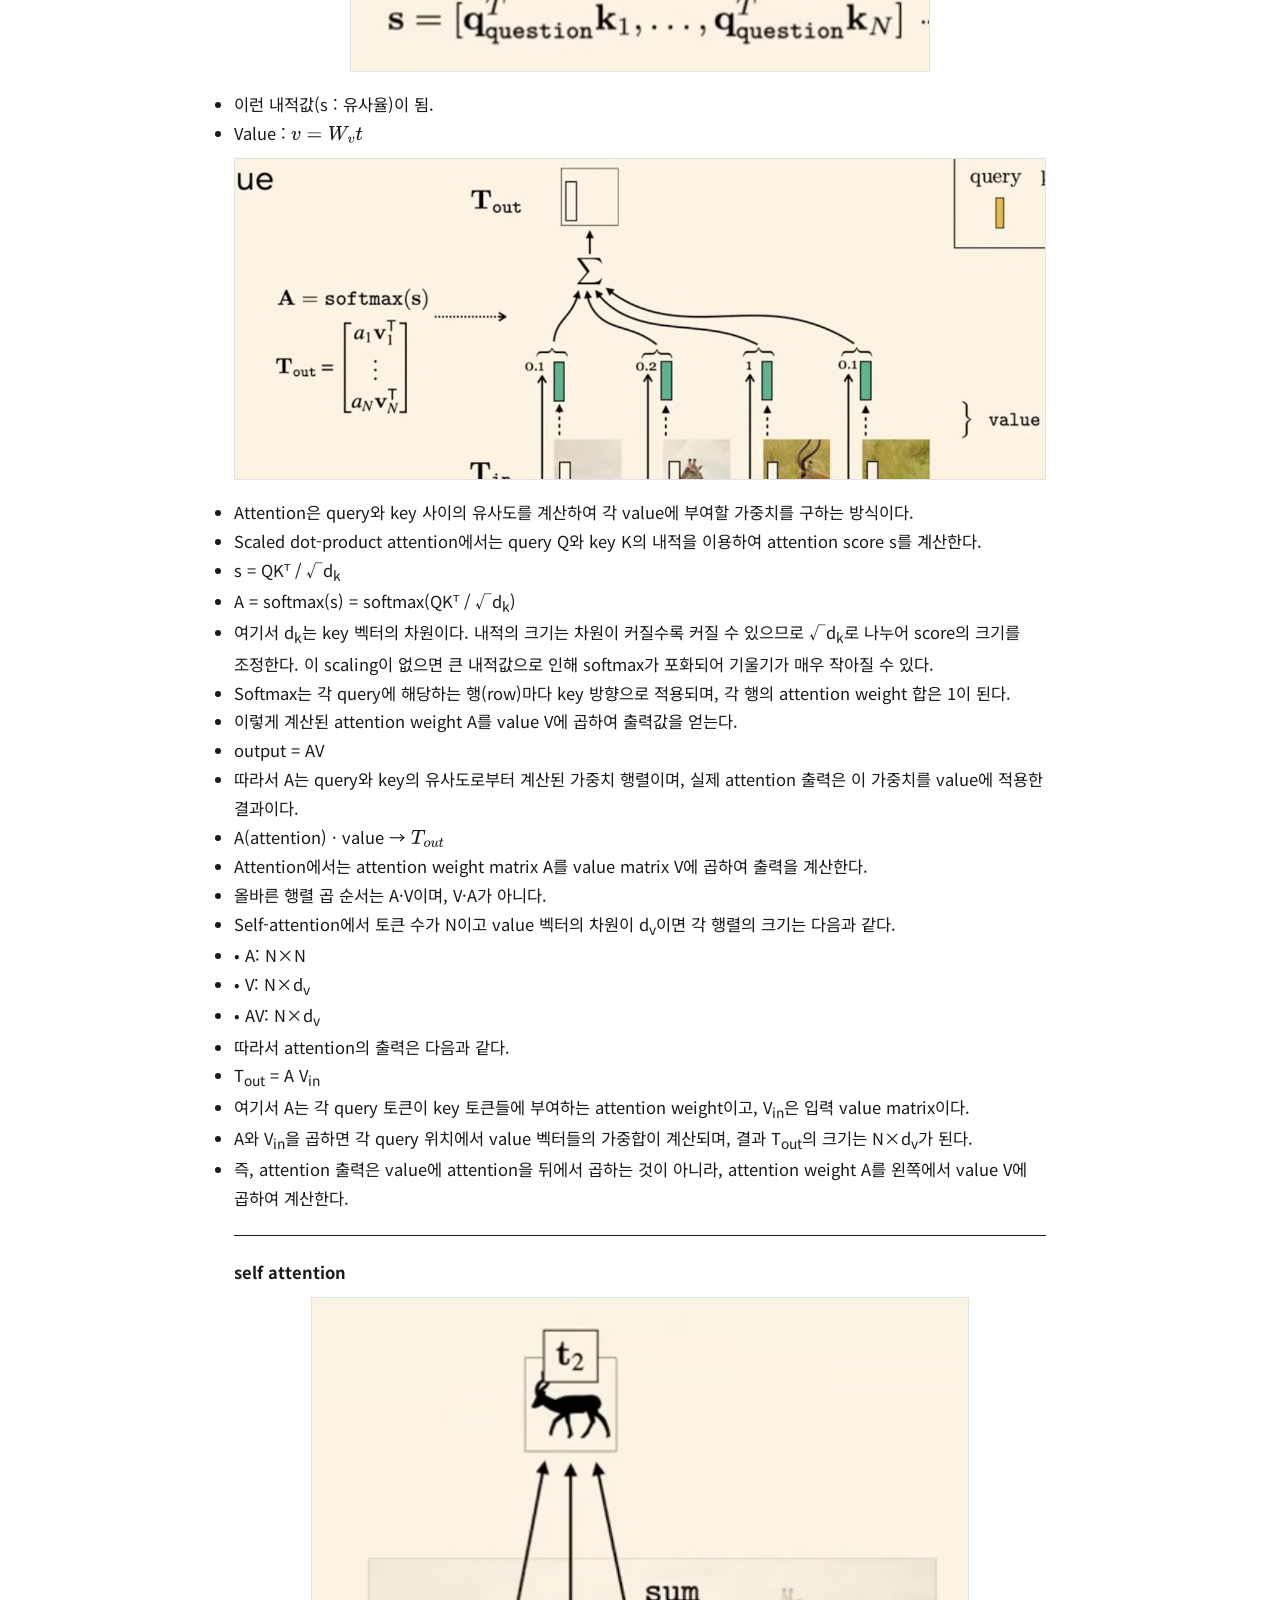
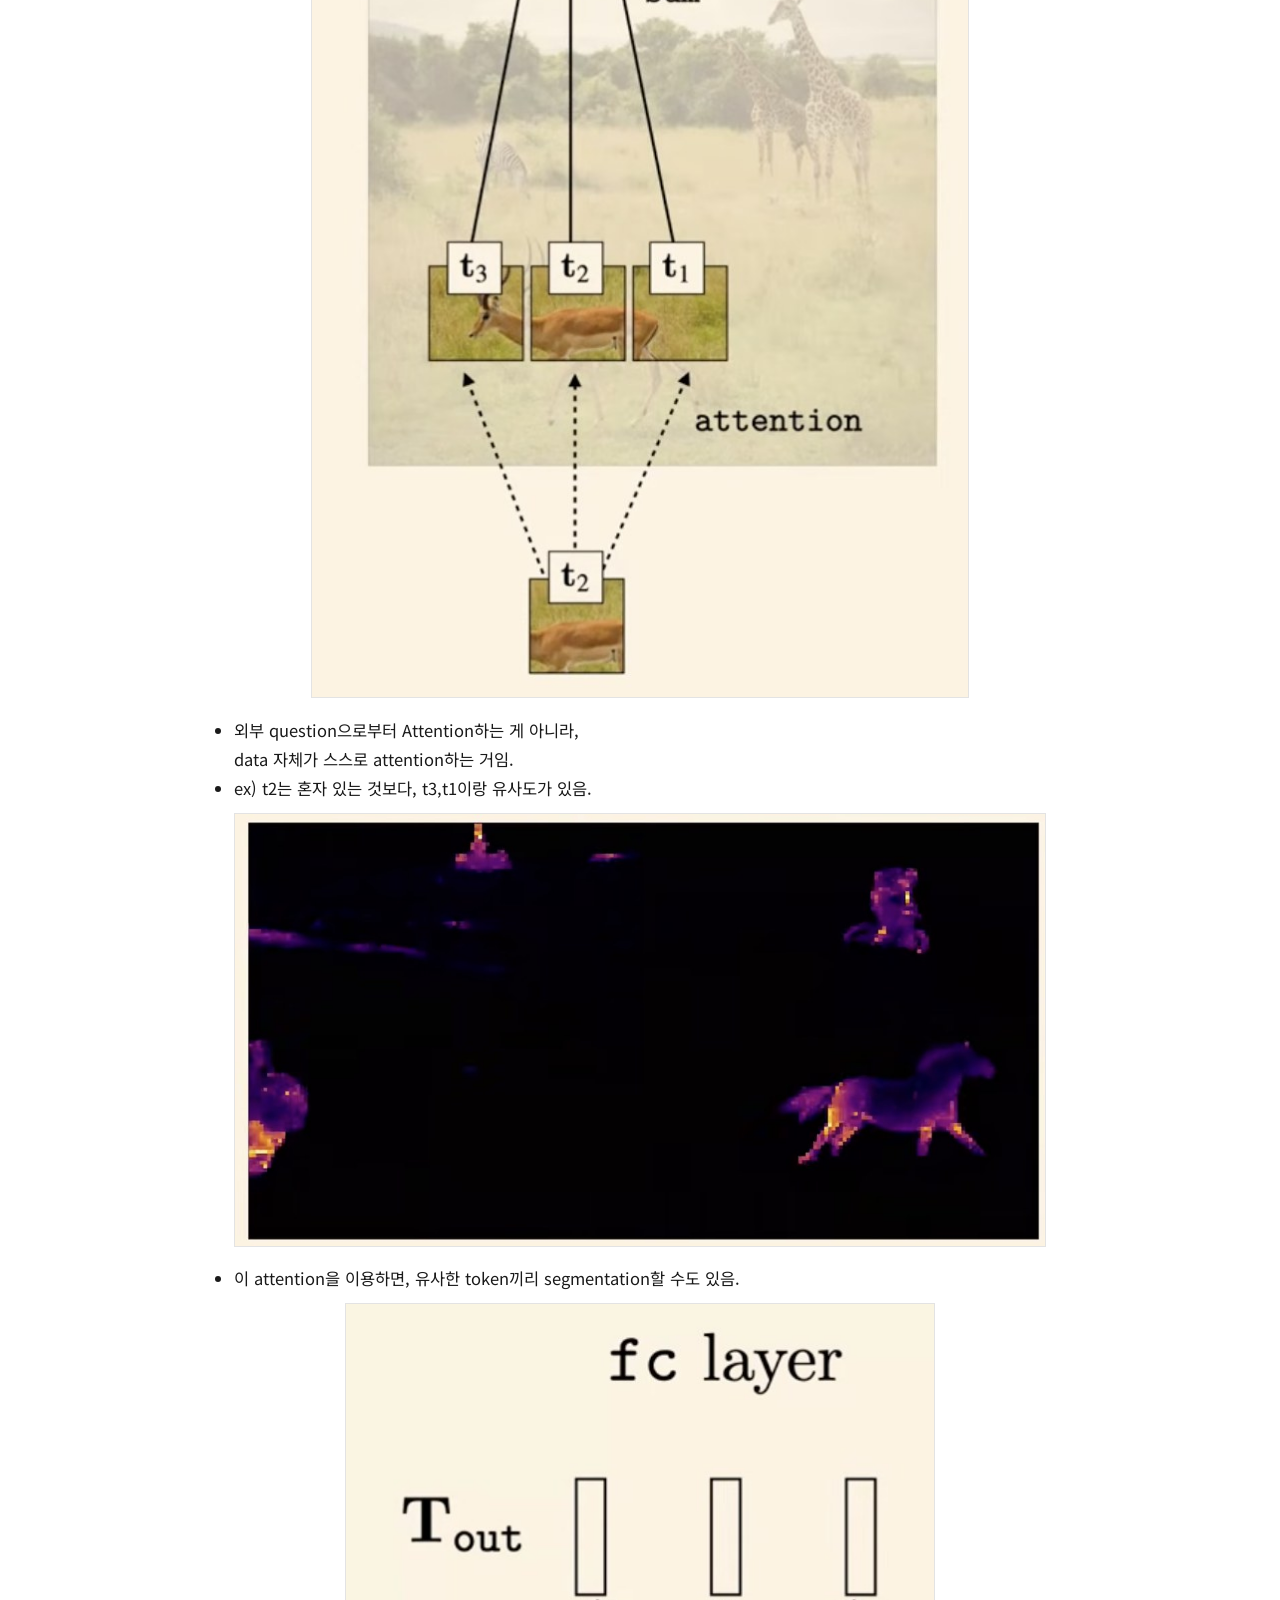
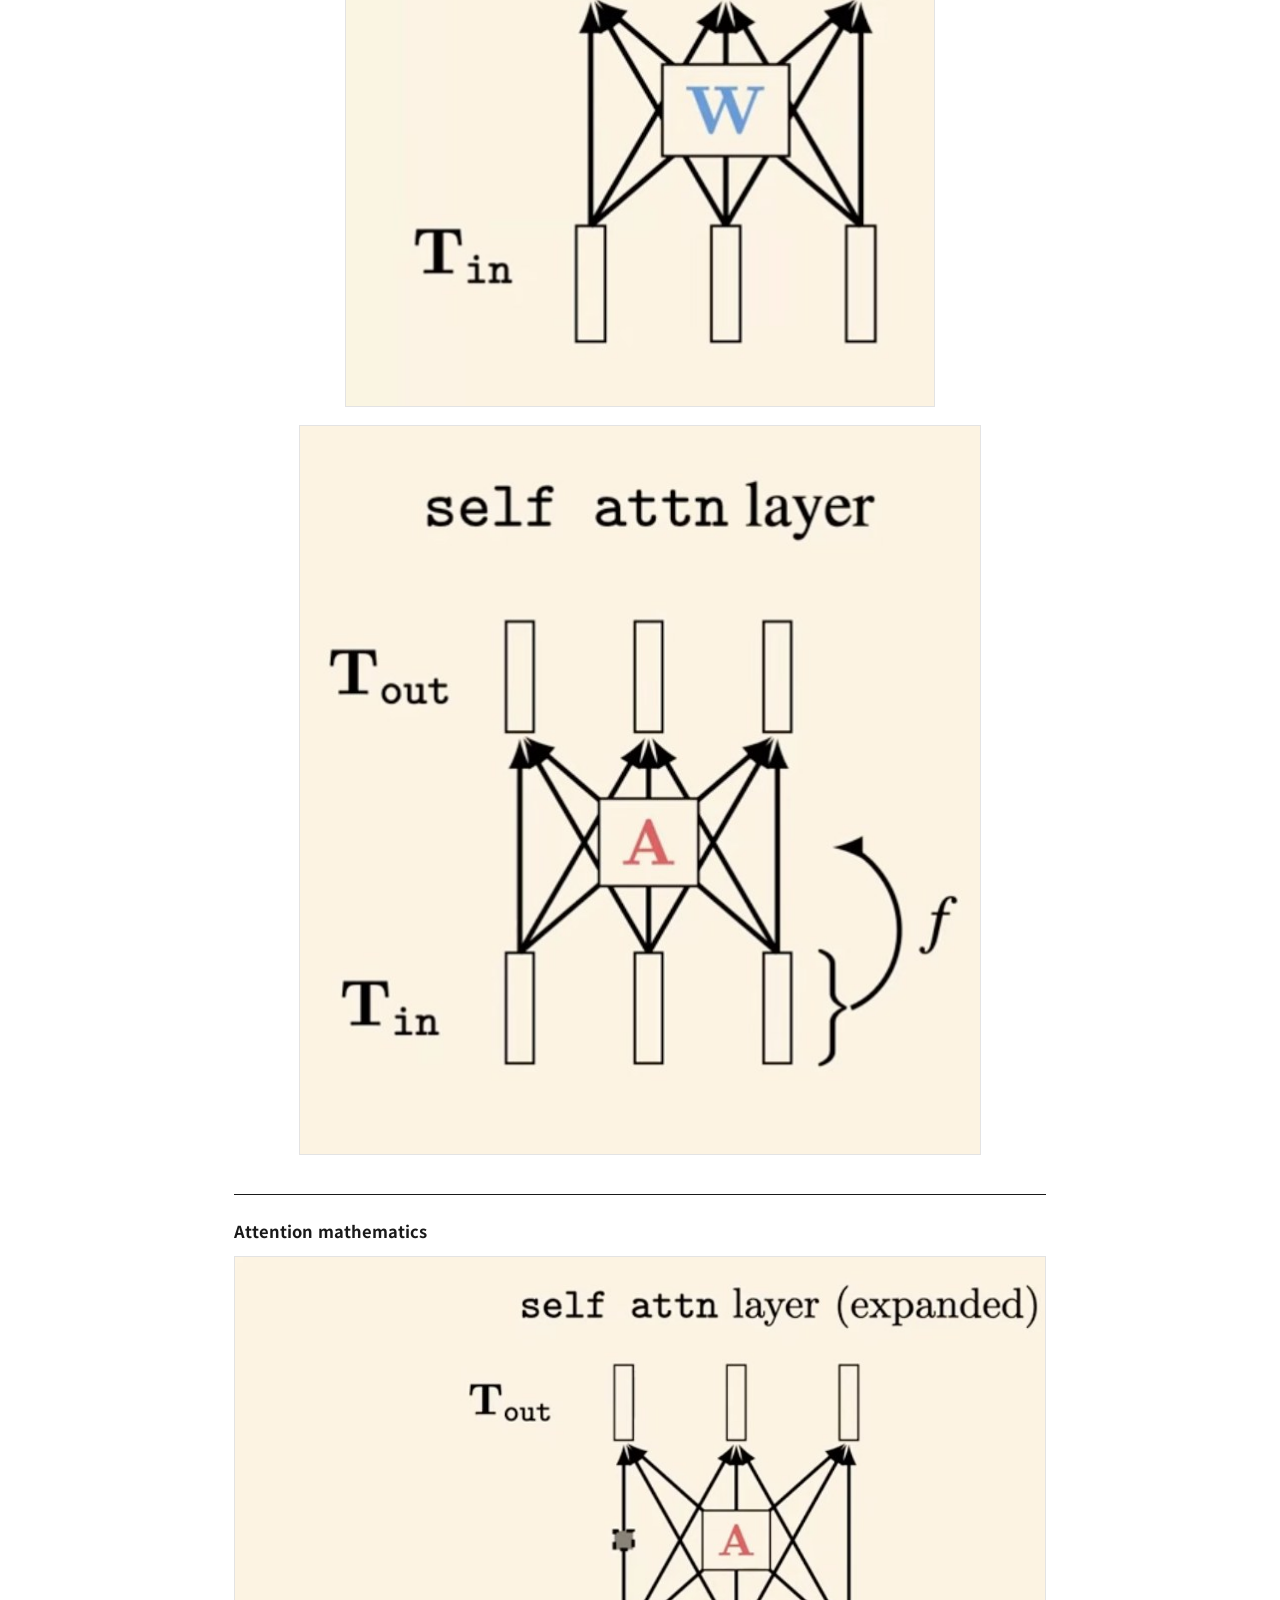
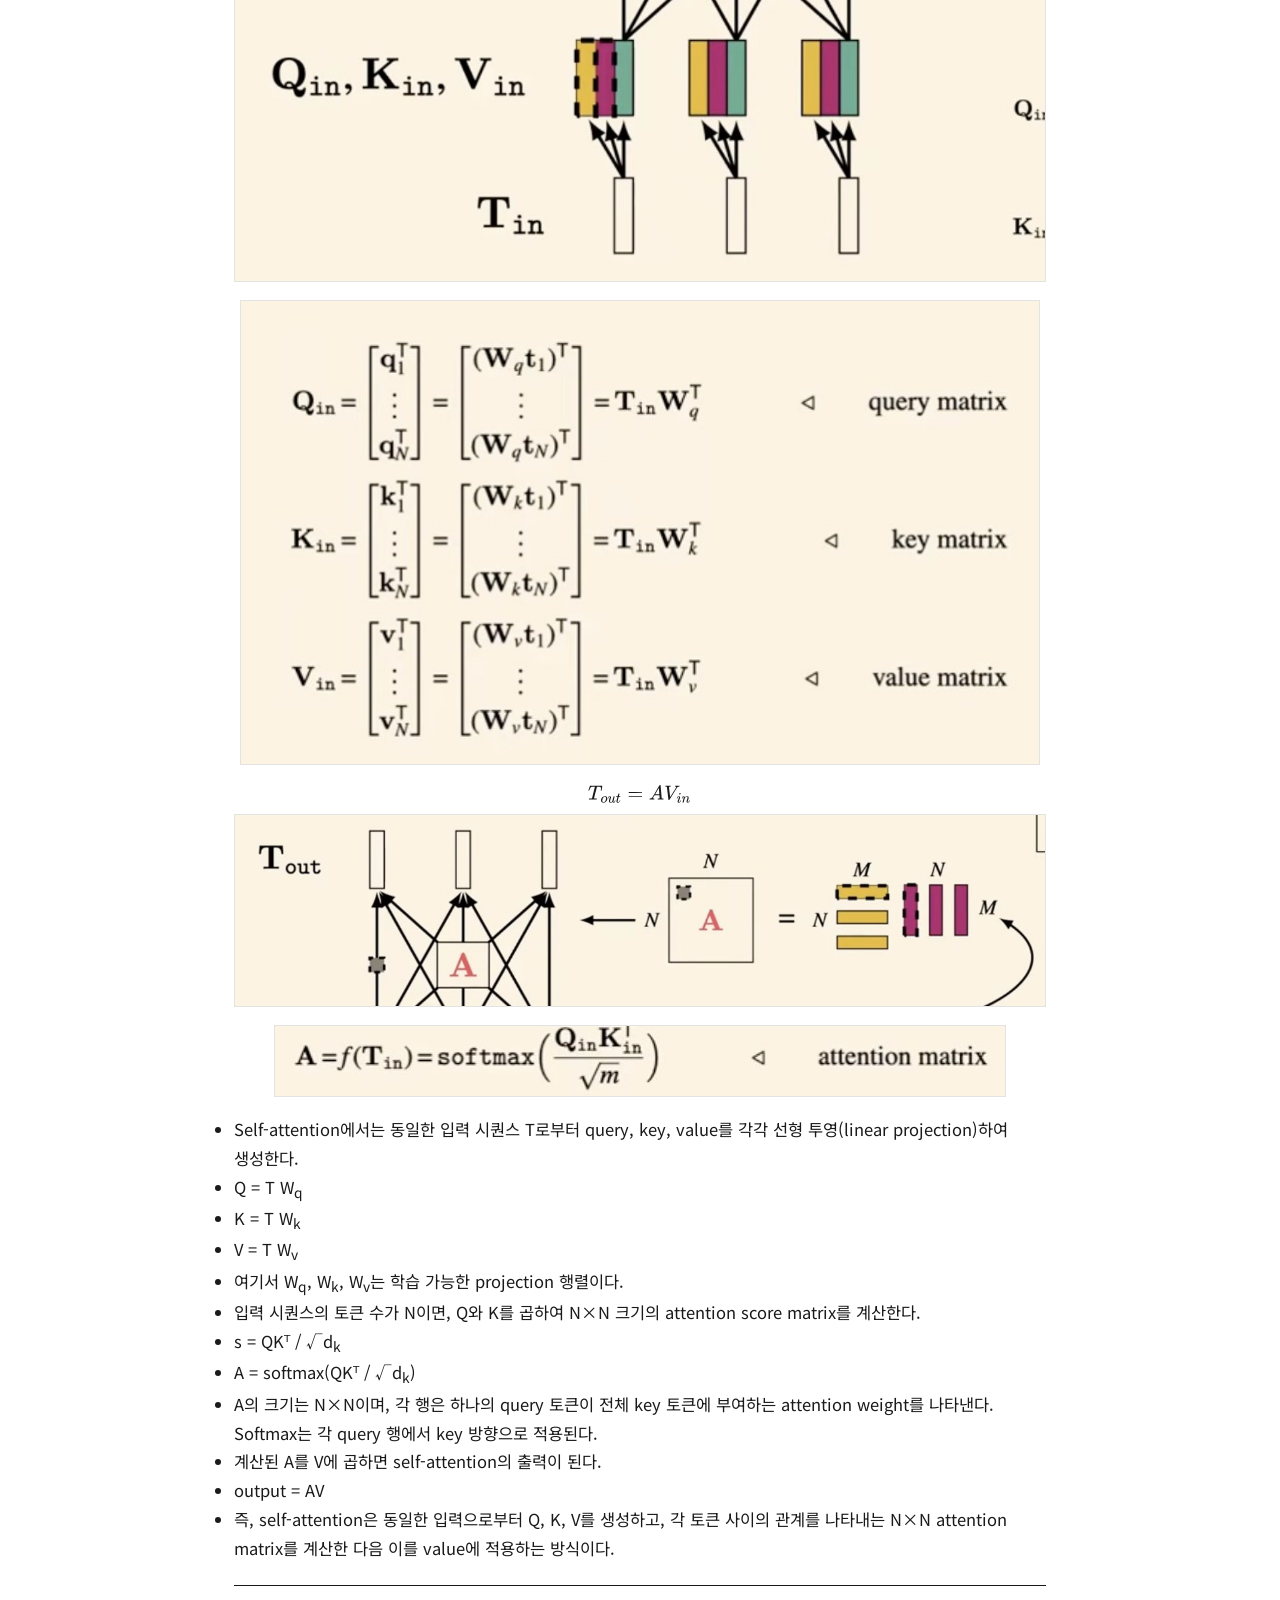
<file: 03-arch-sequence.html>
<!DOCTYPE html>
<html lang="ko">
<head>
<meta charset="utf-8">
<meta name="viewport" content="width=device-width, initial-scale=1">
<title>Architectures: Sequence (Lec 8, 10) — 딥러닝 연구 노트</title>
<link rel="icon" type="image/svg+xml" href="favicon.svg">
<link rel="preconnect" href="https://fonts.googleapis.com">
<link rel="preconnect" href="https://fonts.gstatic.com" crossorigin>
<link href="https://fonts.googleapis.com/css2?family=Noto+Sans+KR:wght@400;700&display=swap" rel="stylesheet">
<link rel="stylesheet" href="style.css">
<link rel="stylesheet" href="assets/v5-layer.css">
</head>
<body>
<div class="paper">
<div class="phead"><a class="to-home" href="index.html">‹ 목차로</a><span class="phead-c">Architectures: Sequence (Lec 8, 10)</span><span class="phead-r">딥러닝 연구 노트 · MIT 6.7960</span></div>
<div class="body">
<section class="part">
<div class="concept-title">Lec. transformer</div>
<ul>
<li>CNN의 단점</li>
</ul><div class="figwrap"><img src="images/03-arch-sequence-01.jpg" alt="Architectures: Sequence (Lec 8, 10) — 딥러닝 연구 노트 강의 캡처 1" width="950" height="762" loading="lazy"></div>
<ul>
<li>단일 convolution layer에서는 receptive field(수용영역) 밖에 있는 멀리 떨어진 패치가 해당 출력에 직접 영향을 주지 못함.</li>
<li>다만 여러 convolution layer를 쌓거나, 큰 kernel 또는 dilated convolution을 사용하여 receptive field를 확장하면 멀리 있는 패치의 정보도 출력에 영향을 줄 수 있음.</li>
<li>멀리 떨어진 패치 사이의 정보를 전달하려면 convolution layer를 여러 개 쌓거나 receptive field를 넓혀야 하므로 추가 계산이 필요할 수 있음.</li>
<li>이는 모든 토큰 사이의 관계를 한 층에서 직접 계산할 수 있는 global attention과 비교한 것이며, CNN이 항상 계산량이 더 많다는 뜻은 아님. Global attention도 토큰 수가 증가하면 계산량이 크게 늘어남.</li>
<li>→ attention을 써서, 문제와 관련된 것에 집중</li>
</ul><div class="sec-h">1 tokens</div>
<ul>
<li>token = 입력 데이터를 나눈 기본 단위.</li>
<li>(NLP에서는 단어, subword, 문자 등이 token이 될 수 있고, 이미지에서는 patch를 token으로 사용할 수 있음.)</li>
<li>token embedding(token vector) = 각 token을 신경망이 처리할 수 있도록 표현한 벡터.</li>
<li>즉, token은 입력의 단위이고, embedding은 해당 token을 표현하는 벡터이므로 둘을 구분해야 함.</li>
<li>array of neurons → array of tokens로 생각해야 함.</li>
<li>여기서 array of tokens는 각 token에 대응하는 embedding 벡터들의 배열로 이해할 수 있음.</li>
<li>신경망 - 스칼라 값을 갖는 뉴런들이 있음.</li>
<li>토큰 신경망 - 각 token을 벡터로 표현하여, 벡터 값을 갖는 유닛들로 구성되어 있음.</li>
</ul><div class="figwrap"><img src="images/03-arch-sequence-02.jpg" alt="Architectures: Sequence (Lec 8, 10) — 딥러닝 연구 노트 강의 캡처 2" width="1120" height="516" loading="lazy"></div>
<ul>
<li>여기서도 컨볼루션 같은 걸 할 수 있음</li>
</ul></section>
<section class="part">
<ul>
<li>Tokenizing the input data</li>
<li>data → token으로 바꿔야 함</li>
<li>for image. 패치로 분할 → W로 tokenize</li>
</ul><div class="figwrap"><img src="images/03-arch-sequence-03.jpg" alt="Architectures: Sequence (Lec 8, 10) — 딥러닝 연구 노트 강의 캡처 3" width="1200" height="405" loading="lazy"></div>
<ul>
<li>input → byte pairs → tokens 순으로 토큰화</li>
</ul></section>
<section class="part">
<ul>
<li>Notation</li>
</ul><div class="figwrap"><img src="images/03-arch-sequence-04.jpg" alt="Architectures: Sequence (Lec 8, 10) — 딥러닝 연구 노트 강의 캡처 4" width="1200" height="440" loading="lazy"></div>
<ul>
<li>token들을 →matrix T로 만듦.</li>
</ul></section>
<section class="part">
<ul>
<li>Linear combination of tokens</li>
</ul><div class="figwrap"><img src="images/03-arch-sequence-05.jpg" alt="Architectures: Sequence (Lec 8, 10) — 딥러닝 연구 노트 강의 캡처 5" width="1200" height="663" loading="lazy"></div>
</section>
<section class="part">
<ul>
<li>Token-wise nonlinearity</li>
</ul><div class="figwrap"><img src="images/03-arch-sequence-06.jpg" alt="Architectures: Sequence (Lec 8, 10) — 딥러닝 연구 노트 강의 캡처 6" width="730" height="818" loading="lazy"></div>
<ul>
<li>F를 1x1 컨볼루션 처럼 보아도 됨.</li>
</ul><div class="figwrap"><img src="images/03-arch-sequence-07.jpg" alt="Architectures: Sequence (Lec 8, 10) — 딥러닝 연구 노트 강의 캡처 7" width="858" height="928" loading="lazy"></div>
<ul>
<li>ReLU처럼 nonlinearity를 만들던 역할을 token에서는 F가 대신함.</li>
</ul></section>
<section class="part">
<ul>
<li>GNN</li>
<li>화살표 방향에 있는 거에 영향을 주며 update 되는 구조임</li>
</ul><div class="figwrap"><img src="images/03-arch-sequence-08.jpg" alt="Architectures: Sequence (Lec 8, 10) — 딥러닝 연구 노트 강의 캡처 8" width="478" height="442" loading="lazy"></div>
<div class="figwrap"><img src="images/03-arch-sequence-09.jpg" alt="Architectures: Sequence (Lec 8, 10) — 딥러닝 연구 노트 강의 캡처 9" width="786" height="1008" loading="lazy"></div>
<ul>
<li>트랜스포머는 fully-connected graphs로 볼 수 있음</li>
</ul></section>
<section class="part">
<div class="sec-h">2 attention</div>
<div class="figwrap"><img src="images/03-arch-sequence-10.jpg" alt="Architectures: Sequence (Lec 8, 10) — 딥러닝 연구 노트 강의 캡처 10" width="606" height="774" loading="lazy"></div>
<ul>
<li>원래 토큰이 학습되는 방식</li>
</ul><div class="figwrap"><img src="images/03-arch-sequence-11.jpg" alt="Architectures: Sequence (Lec 8, 10) — 딥러닝 연구 노트 강의 캡처 11" width="504" height="656" loading="lazy"></div>
<ul>
<li>Attention에서 A(attention weight matrix) 자체는 독립적으로 학습되는 자유 파라미터(free parameter)가 아니라, 입력 데이터에 따라 동적으로 계산되는 값이다.</li>
<li>구체적으로 query와 key로부터 attention score를 계산하고, softmax를 적용하여 A를 얻는다. 따라서 입력이 달라지면 A도 달라진다.</li>
<li>그러나 attention 메커니즘 전체에 학습 파라미터가 없는 것은 아니다. Query, key, value를 생성하는 projection 행렬 W<sub>q</sub>, W<sub>k</sub>, W<sub>v</sub>와 최종 output projection 행렬 W<sub>o</sub>는 학습 가능한 파라미터이다.</li>
<li>즉, A는 입력으로부터 계산되는 attention weight이고, W<sub>q</sub>, W<sub>k</sub>, W<sub>v</sub>, W<sub>o</sub>는 학습 과정에서 업데이트되는 파라미터이다.</li>
</ul><div class="mjx-display"><span class="mjx"><svg focusable="false" aria-hidden="true" style="vertical-align: -0.566ex;" xmlns="http://www.w3.org/2000/svg" width="10.37ex" height="2.262ex" role="img" focusable="false" viewBox="0 -750 4583.6 1000"><g stroke="currentColor" fill="currentColor" stroke-width="0" transform="scale(1,-1)"><g data-mml-node="math"><g data-mml-node="mi"><path data-c="1D434" d="M208 74Q208 50 254 46Q272 46 272 35Q272 34 270 22Q267 8 264 4T251 0Q249 0 239 0T205 1T141 2Q70 2 50 0H42Q35 7 35 11Q37 38 48 46H62Q132 49 164 96Q170 102 345 401T523 704Q530 716 547 716H555H572Q578 707 578 706L606 383Q634 60 636 57Q641 46 701 46Q726 46 726 36Q726 34 723 22Q720 7 718 4T704 0Q701 0 690 0T651 1T578 2Q484 2 455 0H443Q437 6 437 9T439 27Q443 40 445 43L449 46H469Q523 49 533 63L521 213H283L249 155Q208 86 208 74ZM516 260Q516 271 504 416T490 562L463 519Q447 492 400 412L310 260L413 259Q516 259 516 260Z"></path></g><g data-mml-node="mo" transform="translate(1027.8,0)"><path data-c="3D" d="M56 347Q56 360 70 367H707Q722 359 722 347Q722 336 708 328L390 327H72Q56 332 56 347ZM56 153Q56 168 72 173H708Q722 163 722 153Q722 140 707 133H70Q56 140 56 153Z"></path></g><g data-mml-node="mi" transform="translate(2083.6,0)"><path data-c="1D453" d="M118 -162Q120 -162 124 -164T135 -167T147 -168Q160 -168 171 -155T187 -126Q197 -99 221 27T267 267T289 382V385H242Q195 385 192 387Q188 390 188 397L195 425Q197 430 203 430T250 431Q298 431 298 432Q298 434 307 482T319 540Q356 705 465 705Q502 703 526 683T550 630Q550 594 529 578T487 561Q443 561 443 603Q443 622 454 636T478 657L487 662Q471 668 457 668Q445 668 434 658T419 630Q412 601 403 552T387 469T380 433Q380 431 435 431Q480 431 487 430T498 424Q499 420 496 407T491 391Q489 386 482 386T428 385H372L349 263Q301 15 282 -47Q255 -132 212 -173Q175 -205 139 -205Q107 -205 81 -186T55 -132Q55 -95 76 -78T118 -61Q162 -61 162 -103Q162 -122 151 -136T127 -157L118 -162Z"></path></g><g data-mml-node="mo" transform="translate(2633.6,0)"><path data-c="28" d="M94 250Q94 319 104 381T127 488T164 576T202 643T244 695T277 729T302 750H315H319Q333 750 333 741Q333 738 316 720T275 667T226 581T184 443T167 250T184 58T225 -81T274 -167T316 -220T333 -241Q333 -250 318 -250H315H302L274 -226Q180 -141 137 -14T94 250Z"></path></g><g data-mml-node="mo" transform="translate(3022.6,0)"><path data-c="2026" d="M78 60Q78 84 95 102T138 120Q162 120 180 104T199 61Q199 36 182 18T139 0T96 17T78 60ZM525 60Q525 84 542 102T585 120Q609 120 627 104T646 61Q646 36 629 18T586 0T543 17T525 60ZM972 60Q972 84 989 102T1032 120Q1056 120 1074 104T1093 61Q1093 36 1076 18T1033 0T990 17T972 60Z"></path></g><g data-mml-node="mo" transform="translate(4194.6,0)"><path data-c="29" d="M60 749L64 750Q69 750 74 750H86L114 726Q208 641 251 514T294 250Q294 182 284 119T261 12T224 -76T186 -143T145 -194T113 -227T90 -246Q87 -249 86 -250H74Q66 -250 63 -250T58 -247T55 -238Q56 -237 66 -225Q221 -64 221 250T66 725Q56 737 55 738Q55 746 60 749Z"></path></g></g></g></svg></span></div>
<div class="mjx-display"><span class="mjx"><svg focusable="false" aria-hidden="true" style="vertical-align: -0.357ex;" xmlns="http://www.w3.org/2000/svg" width="11.512ex" height="1.977ex" role="img" focusable="false" viewBox="0 -716 5088.4 873.8"><g stroke="currentColor" fill="currentColor" stroke-width="0" transform="scale(1,-1)"><g data-mml-node="math"><g data-mml-node="msub"><g data-mml-node="mi"><path data-c="1D447" d="M40 437Q21 437 21 445Q21 450 37 501T71 602L88 651Q93 669 101 677H569H659Q691 677 697 676T704 667Q704 661 687 553T668 444Q668 437 649 437Q640 437 637 437T631 442L629 445Q629 451 635 490T641 551Q641 586 628 604T573 629Q568 630 515 631Q469 631 457 630T439 622Q438 621 368 343T298 60Q298 48 386 46Q418 46 427 45T436 36Q436 31 433 22Q429 4 424 1L422 0Q419 0 415 0Q410 0 363 1T228 2Q99 2 64 0H49Q43 6 43 9T45 27Q49 40 55 46H83H94Q174 46 189 55Q190 56 191 56Q196 59 201 76T241 233Q258 301 269 344Q339 619 339 625Q339 630 310 630H279Q212 630 191 624Q146 614 121 583T67 467Q60 445 57 441T43 437H40Z"></path></g><g data-mml-node="TeXAtom" transform="translate(617,-150) scale(0.707)" data-mjx-texclass="ORD"><g data-mml-node="mi"><path data-c="1D45C" d="M201 -11Q126 -11 80 38T34 156Q34 221 64 279T146 380Q222 441 301 441Q333 441 341 440Q354 437 367 433T402 417T438 387T464 338T476 268Q476 161 390 75T201 -11ZM121 120Q121 70 147 48T206 26Q250 26 289 58T351 142Q360 163 374 216T388 308Q388 352 370 375Q346 405 306 405Q243 405 195 347Q158 303 140 230T121 120Z"></path></g><g data-mml-node="mi" transform="translate(485,0)"><path data-c="1D462" d="M21 287Q21 295 30 318T55 370T99 420T158 442Q204 442 227 417T250 358Q250 340 216 246T182 105Q182 62 196 45T238 27T291 44T328 78L339 95Q341 99 377 247Q407 367 413 387T427 416Q444 431 463 431Q480 431 488 421T496 402L420 84Q419 79 419 68Q419 43 426 35T447 26Q469 29 482 57T512 145Q514 153 532 153Q551 153 551 144Q550 139 549 130T540 98T523 55T498 17T462 -8Q454 -10 438 -10Q372 -10 347 46Q345 45 336 36T318 21T296 6T267 -6T233 -11Q189 -11 155 7Q103 38 103 113Q103 170 138 262T173 379Q173 380 173 381Q173 390 173 393T169 400T158 404H154Q131 404 112 385T82 344T65 302T57 280Q55 278 41 278H27Q21 284 21 287Z"></path></g><g data-mml-node="mi" transform="translate(1057,0)"><path data-c="1D461" d="M26 385Q19 392 19 395Q19 399 22 411T27 425Q29 430 36 430T87 431H140L159 511Q162 522 166 540T173 566T179 586T187 603T197 615T211 624T229 626Q247 625 254 615T261 596Q261 589 252 549T232 470L222 433Q222 431 272 431H323Q330 424 330 420Q330 398 317 385H210L174 240Q135 80 135 68Q135 26 162 26Q197 26 230 60T283 144Q285 150 288 151T303 153H307Q322 153 322 145Q322 142 319 133Q314 117 301 95T267 48T216 6T155 -11Q125 -11 98 4T59 56Q57 64 57 83V101L92 241Q127 382 128 383Q128 385 77 385H26Z"></path></g></g></g><g data-mml-node="mo" transform="translate(1947.5,0)"><path data-c="3D" d="M56 347Q56 360 70 367H707Q722 359 722 347Q722 336 708 328L390 327H72Q56 332 56 347ZM56 153Q56 168 72 173H708Q722 163 722 153Q722 140 707 133H70Q56 140 56 153Z"></path></g><g data-mml-node="mi" transform="translate(3003.2,0)"><path data-c="1D434" d="M208 74Q208 50 254 46Q272 46 272 35Q272 34 270 22Q267 8 264 4T251 0Q249 0 239 0T205 1T141 2Q70 2 50 0H42Q35 7 35 11Q37 38 48 46H62Q132 49 164 96Q170 102 345 401T523 704Q530 716 547 716H555H572Q578 707 578 706L606 383Q634 60 636 57Q641 46 701 46Q726 46 726 36Q726 34 723 22Q720 7 718 4T704 0Q701 0 690 0T651 1T578 2Q484 2 455 0H443Q437 6 437 9T439 27Q443 40 445 43L449 46H469Q523 49 533 63L521 213H283L249 155Q208 86 208 74ZM516 260Q516 271 504 416T490 562L463 519Q447 492 400 412L310 260L413 259Q516 259 516 260Z"></path></g><g data-mml-node="msub" transform="translate(3753.2,0)"><g data-mml-node="mi"><path data-c="1D447" d="M40 437Q21 437 21 445Q21 450 37 501T71 602L88 651Q93 669 101 677H569H659Q691 677 697 676T704 667Q704 661 687 553T668 444Q668 437 649 437Q640 437 637 437T631 442L629 445Q629 451 635 490T641 551Q641 586 628 604T573 629Q568 630 515 631Q469 631 457 630T439 622Q438 621 368 343T298 60Q298 48 386 46Q418 46 427 45T436 36Q436 31 433 22Q429 4 424 1L422 0Q419 0 415 0Q410 0 363 1T228 2Q99 2 64 0H49Q43 6 43 9T45 27Q49 40 55 46H83H94Q174 46 189 55Q190 56 191 56Q196 59 201 76T241 233Q258 301 269 344Q339 619 339 625Q339 630 310 630H279Q212 630 191 624Q146 614 121 583T67 467Q60 445 57 441T43 437H40Z"></path></g><g data-mml-node="TeXAtom" transform="translate(617,-150) scale(0.707)" data-mjx-texclass="ORD"><g data-mml-node="mi"><path data-c="1D456" d="M184 600Q184 624 203 642T247 661Q265 661 277 649T290 619Q290 596 270 577T226 557Q211 557 198 567T184 600ZM21 287Q21 295 30 318T54 369T98 420T158 442Q197 442 223 419T250 357Q250 340 236 301T196 196T154 83Q149 61 149 51Q149 26 166 26Q175 26 185 29T208 43T235 78T260 137Q263 149 265 151T282 153Q302 153 302 143Q302 135 293 112T268 61T223 11T161 -11Q129 -11 102 10T74 74Q74 91 79 106T122 220Q160 321 166 341T173 380Q173 404 156 404H154Q124 404 99 371T61 287Q60 286 59 284T58 281T56 279T53 278T49 278T41 278H27Q21 284 21 287Z"></path></g><g data-mml-node="mi" transform="translate(345,0)"><path data-c="1D45B" d="M21 287Q22 293 24 303T36 341T56 388T89 425T135 442Q171 442 195 424T225 390T231 369Q231 367 232 367L243 378Q304 442 382 442Q436 442 469 415T503 336T465 179T427 52Q427 26 444 26Q450 26 453 27Q482 32 505 65T540 145Q542 153 560 153Q580 153 580 145Q580 144 576 130Q568 101 554 73T508 17T439 -10Q392 -10 371 17T350 73Q350 92 386 193T423 345Q423 404 379 404H374Q288 404 229 303L222 291L189 157Q156 26 151 16Q138 -11 108 -11Q95 -11 87 -5T76 7T74 17Q74 30 112 180T152 343Q153 348 153 366Q153 405 129 405Q91 405 66 305Q60 285 60 284Q58 278 41 278H27Q21 284 21 287Z"></path></g></g></g></g></g></svg></span></div>
<ul>
<li>직관적으로<br>ex1) <u>How many</u> animals are in the photo?<br>attend → animals의 <u>head.</u><br>ex2) What is the <u>color</u> of the impala?<br>attend → <u>impala</u></li>
<li>이런 식으로 중요한 정보에 attend해야 한다.</li>
</ul></section>
<section class="part">
<div class="concept-title">query-key-value attention</div>
<ul>
<li>question → attention을 판단함.</li>
<li>Query : <span class="mjx"><svg focusable="false" aria-hidden="true" style="vertical-align: -0.65ex;" xmlns="http://www.w3.org/2000/svg" width="7.934ex" height="2.195ex" role="img" focusable="false" viewBox="0 -683 3506.8 970.2"><g stroke="currentColor" fill="currentColor" stroke-width="0" transform="scale(1,-1)"><g data-mml-node="math"><g data-mml-node="mi"><path data-c="1D45E" d="M33 157Q33 258 109 349T280 441Q340 441 372 389Q373 390 377 395T388 406T404 418Q438 442 450 442Q454 442 457 439T460 434Q460 425 391 149Q320 -135 320 -139Q320 -147 365 -148H390Q396 -156 396 -157T393 -175Q389 -188 383 -194H370Q339 -192 262 -192Q234 -192 211 -192T174 -192T157 -193Q143 -193 143 -185Q143 -182 145 -170Q149 -154 152 -151T172 -148Q220 -148 230 -141Q238 -136 258 -53T279 32Q279 33 272 29Q224 -10 172 -10Q117 -10 75 30T33 157ZM352 326Q329 405 277 405Q242 405 210 374T160 293Q131 214 119 129Q119 126 119 118T118 106Q118 61 136 44T179 26Q233 26 290 98L298 109L352 326Z"></path></g><g data-mml-node="mo" transform="translate(737.8,0)"><path data-c="3D" d="M56 347Q56 360 70 367H707Q722 359 722 347Q722 336 708 328L390 327H72Q56 332 56 347ZM56 153Q56 168 72 173H708Q722 163 722 153Q722 140 707 133H70Q56 140 56 153Z"></path></g><g data-mml-node="msub" transform="translate(1793.6,0)"><g data-mml-node="mi"><path data-c="1D44A" d="M436 683Q450 683 486 682T553 680Q604 680 638 681T677 682Q695 682 695 674Q695 670 692 659Q687 641 683 639T661 637Q636 636 621 632T600 624T597 615Q597 603 613 377T629 138L631 141Q633 144 637 151T649 170T666 200T690 241T720 295T759 362Q863 546 877 572T892 604Q892 619 873 628T831 637Q817 637 817 647Q817 650 819 660Q823 676 825 679T839 682Q842 682 856 682T895 682T949 681Q1015 681 1034 683Q1048 683 1048 672Q1048 666 1045 655T1038 640T1028 637Q1006 637 988 631T958 617T939 600T927 584L923 578L754 282Q586 -14 585 -15Q579 -22 561 -22Q546 -22 542 -17Q539 -14 523 229T506 480L494 462Q472 425 366 239Q222 -13 220 -15T215 -19Q210 -22 197 -22Q178 -22 176 -15Q176 -12 154 304T131 622Q129 631 121 633T82 637H58Q51 644 51 648Q52 671 64 683H76Q118 680 176 680Q301 680 313 683H323Q329 677 329 674T327 656Q322 641 318 637H297Q236 634 232 620Q262 160 266 136L501 550L499 587Q496 629 489 632Q483 636 447 637Q428 637 422 639T416 648Q416 650 418 660Q419 664 420 669T421 676T424 680T428 682T436 683Z"></path></g><g data-mml-node="TeXAtom" transform="translate(977,-150) scale(0.707)" data-mjx-texclass="ORD"><g data-mml-node="mi"><path data-c="1D45E" d="M33 157Q33 258 109 349T280 441Q340 441 372 389Q373 390 377 395T388 406T404 418Q438 442 450 442Q454 442 457 439T460 434Q460 425 391 149Q320 -135 320 -139Q320 -147 365 -148H390Q396 -156 396 -157T393 -175Q389 -188 383 -194H370Q339 -192 262 -192Q234 -192 211 -192T174 -192T157 -193Q143 -193 143 -185Q143 -182 145 -170Q149 -154 152 -151T172 -148Q220 -148 230 -141Q238 -136 258 -53T279 32Q279 33 272 29Q224 -10 172 -10Q117 -10 75 30T33 157ZM352 326Q329 405 277 405Q242 405 210 374T160 293Q131 214 119 129Q119 126 119 118T118 106Q118 61 136 44T179 26Q233 26 290 98L298 109L352 326Z"></path></g></g></g><g data-mml-node="mi" transform="translate(3145.8,0)"><path data-c="1D461" d="M26 385Q19 392 19 395Q19 399 22 411T27 425Q29 430 36 430T87 431H140L159 511Q162 522 166 540T173 566T179 586T187 603T197 615T211 624T229 626Q247 625 254 615T261 596Q261 589 252 549T232 470L222 433Q222 431 272 431H323Q330 424 330 420Q330 398 317 385H210L174 240Q135 80 135 68Q135 26 162 26Q197 26 230 60T283 144Q285 150 288 151T303 153H307Q322 153 322 145Q322 142 319 133Q314 117 301 95T267 48T216 6T155 -11Q125 -11 98 4T59 56Q57 64 57 83V101L92 241Q127 382 128 383Q128 385 77 385H26Z"></path></g></g></g></svg></span><br>Key : <span class="mjx"><svg focusable="false" aria-hidden="true" style="vertical-align: -0.357ex;" xmlns="http://www.w3.org/2000/svg" width="8.17ex" height="1.927ex" role="img" focusable="false" viewBox="0 -694 3611 851.8"><g stroke="currentColor" fill="currentColor" stroke-width="0" transform="scale(1,-1)"><g data-mml-node="math"><g data-mml-node="mi"><path data-c="1D458" d="M121 647Q121 657 125 670T137 683Q138 683 209 688T282 694Q294 694 294 686Q294 679 244 477Q194 279 194 272Q213 282 223 291Q247 309 292 354T362 415Q402 442 438 442Q468 442 485 423T503 369Q503 344 496 327T477 302T456 291T438 288Q418 288 406 299T394 328Q394 353 410 369T442 390L458 393Q446 405 434 405H430Q398 402 367 380T294 316T228 255Q230 254 243 252T267 246T293 238T320 224T342 206T359 180T365 147Q365 130 360 106T354 66Q354 26 381 26Q429 26 459 145Q461 153 479 153H483Q499 153 499 144Q499 139 496 130Q455 -11 378 -11Q333 -11 305 15T277 90Q277 108 280 121T283 145Q283 167 269 183T234 206T200 217T182 220H180Q168 178 159 139T145 81T136 44T129 20T122 7T111 -2Q98 -11 83 -11Q66 -11 57 -1T48 16Q48 26 85 176T158 471L195 616Q196 629 188 632T149 637H144Q134 637 131 637T124 640T121 647Z"></path></g><g data-mml-node="mo" transform="translate(798.8,0)"><path data-c="3D" d="M56 347Q56 360 70 367H707Q722 359 722 347Q722 336 708 328L390 327H72Q56 332 56 347ZM56 153Q56 168 72 173H708Q722 163 722 153Q722 140 707 133H70Q56 140 56 153Z"></path></g><g data-mml-node="msub" transform="translate(1854.6,0)"><g data-mml-node="mi"><path data-c="1D44A" d="M436 683Q450 683 486 682T553 680Q604 680 638 681T677 682Q695 682 695 674Q695 670 692 659Q687 641 683 639T661 637Q636 636 621 632T600 624T597 615Q597 603 613 377T629 138L631 141Q633 144 637 151T649 170T666 200T690 241T720 295T759 362Q863 546 877 572T892 604Q892 619 873 628T831 637Q817 637 817 647Q817 650 819 660Q823 676 825 679T839 682Q842 682 856 682T895 682T949 681Q1015 681 1034 683Q1048 683 1048 672Q1048 666 1045 655T1038 640T1028 637Q1006 637 988 631T958 617T939 600T927 584L923 578L754 282Q586 -14 585 -15Q579 -22 561 -22Q546 -22 542 -17Q539 -14 523 229T506 480L494 462Q472 425 366 239Q222 -13 220 -15T215 -19Q210 -22 197 -22Q178 -22 176 -15Q176 -12 154 304T131 622Q129 631 121 633T82 637H58Q51 644 51 648Q52 671 64 683H76Q118 680 176 680Q301 680 313 683H323Q329 677 329 674T327 656Q322 641 318 637H297Q236 634 232 620Q262 160 266 136L501 550L499 587Q496 629 489 632Q483 636 447 637Q428 637 422 639T416 648Q416 650 418 660Q419 664 420 669T421 676T424 680T428 682T436 683Z"></path></g><g data-mml-node="TeXAtom" transform="translate(977,-150) scale(0.707)" data-mjx-texclass="ORD"><g data-mml-node="mi"><path data-c="1D458" d="M121 647Q121 657 125 670T137 683Q138 683 209 688T282 694Q294 694 294 686Q294 679 244 477Q194 279 194 272Q213 282 223 291Q247 309 292 354T362 415Q402 442 438 442Q468 442 485 423T503 369Q503 344 496 327T477 302T456 291T438 288Q418 288 406 299T394 328Q394 353 410 369T442 390L458 393Q446 405 434 405H430Q398 402 367 380T294 316T228 255Q230 254 243 252T267 246T293 238T320 224T342 206T359 180T365 147Q365 130 360 106T354 66Q354 26 381 26Q429 26 459 145Q461 153 479 153H483Q499 153 499 144Q499 139 496 130Q455 -11 378 -11Q333 -11 305 15T277 90Q277 108 280 121T283 145Q283 167 269 183T234 206T200 217T182 220H180Q168 178 159 139T145 81T136 44T129 20T122 7T111 -2Q98 -11 83 -11Q66 -11 57 -1T48 16Q48 26 85 176T158 471L195 616Q196 629 188 632T149 637H144Q134 637 131 637T124 640T121 647Z"></path></g></g></g><g data-mml-node="mi" transform="translate(3250,0)"><path data-c="1D461" d="M26 385Q19 392 19 395Q19 399 22 411T27 425Q29 430 36 430T87 431H140L159 511Q162 522 166 540T173 566T179 586T187 603T197 615T211 624T229 626Q247 625 254 615T261 596Q261 589 252 549T232 470L222 433Q222 431 272 431H323Q330 424 330 420Q330 398 317 385H210L174 240Q135 80 135 68Q135 26 162 26Q197 26 230 60T283 144Q285 150 288 151T303 153H307Q322 153 322 145Q322 142 319 133Q314 117 301 95T267 48T216 6T155 -11Q125 -11 98 4T59 56Q57 64 57 83V101L92 241Q127 382 128 383Q128 385 77 385H26Z"></path></g></g></g></svg></span><br></li>
</ul><div class="figwrap"><img src="images/03-arch-sequence-12.jpg" alt="Architectures: Sequence (Lec 8, 10) — 딥러닝 연구 노트 강의 캡처 12" width="1008" height="602" loading="lazy"></div>
<ul>
<li>(이미지라면) 각 patch들이 key를 가지고 있고,<br>이곳에다가 query를 곱함으로서(유사성을 확인해봄) <br>→ 이게 attend할만한 것인지를 판단하는 거임</li>
</ul><div class="figwrap"><img src="images/03-arch-sequence-13.jpg" alt="Architectures: Sequence (Lec 8, 10) — 딥러닝 연구 노트 강의 캡처 13" width="580" height="94" loading="lazy"></div>
<ul>
<li>이런 내적값(s : 유사율)이 됨.</li>
<li>Value : <span class="mjx"><svg focusable="false" aria-hidden="true" style="vertical-align: -0.357ex;" xmlns="http://www.w3.org/2000/svg" width="8.031ex" height="1.902ex" role="img" focusable="false" viewBox="0 -683 3549.5 840.8"><g stroke="currentColor" fill="currentColor" stroke-width="0" transform="scale(1,-1)"><g data-mml-node="math"><g data-mml-node="mi"><path data-c="1D463" d="M173 380Q173 405 154 405Q130 405 104 376T61 287Q60 286 59 284T58 281T56 279T53 278T49 278T41 278H27Q21 284 21 287Q21 294 29 316T53 368T97 419T160 441Q202 441 225 417T249 361Q249 344 246 335Q246 329 231 291T200 202T182 113Q182 86 187 69Q200 26 250 26Q287 26 319 60T369 139T398 222T409 277Q409 300 401 317T383 343T365 361T357 383Q357 405 376 424T417 443Q436 443 451 425T467 367Q467 340 455 284T418 159T347 40T241 -11Q177 -11 139 22Q102 54 102 117Q102 148 110 181T151 298Q173 362 173 380Z"></path></g><g data-mml-node="mo" transform="translate(762.8,0)"><path data-c="3D" d="M56 347Q56 360 70 367H707Q722 359 722 347Q722 336 708 328L390 327H72Q56 332 56 347ZM56 153Q56 168 72 173H708Q722 163 722 153Q722 140 707 133H70Q56 140 56 153Z"></path></g><g data-mml-node="msub" transform="translate(1818.6,0)"><g data-mml-node="mi"><path data-c="1D44A" d="M436 683Q450 683 486 682T553 680Q604 680 638 681T677 682Q695 682 695 674Q695 670 692 659Q687 641 683 639T661 637Q636 636 621 632T600 624T597 615Q597 603 613 377T629 138L631 141Q633 144 637 151T649 170T666 200T690 241T720 295T759 362Q863 546 877 572T892 604Q892 619 873 628T831 637Q817 637 817 647Q817 650 819 660Q823 676 825 679T839 682Q842 682 856 682T895 682T949 681Q1015 681 1034 683Q1048 683 1048 672Q1048 666 1045 655T1038 640T1028 637Q1006 637 988 631T958 617T939 600T927 584L923 578L754 282Q586 -14 585 -15Q579 -22 561 -22Q546 -22 542 -17Q539 -14 523 229T506 480L494 462Q472 425 366 239Q222 -13 220 -15T215 -19Q210 -22 197 -22Q178 -22 176 -15Q176 -12 154 304T131 622Q129 631 121 633T82 637H58Q51 644 51 648Q52 671 64 683H76Q118 680 176 680Q301 680 313 683H323Q329 677 329 674T327 656Q322 641 318 637H297Q236 634 232 620Q262 160 266 136L501 550L499 587Q496 629 489 632Q483 636 447 637Q428 637 422 639T416 648Q416 650 418 660Q419 664 420 669T421 676T424 680T428 682T436 683Z"></path></g><g data-mml-node="TeXAtom" transform="translate(977,-150) scale(0.707)" data-mjx-texclass="ORD"><g data-mml-node="mi"><path data-c="1D463" d="M173 380Q173 405 154 405Q130 405 104 376T61 287Q60 286 59 284T58 281T56 279T53 278T49 278T41 278H27Q21 284 21 287Q21 294 29 316T53 368T97 419T160 441Q202 441 225 417T249 361Q249 344 246 335Q246 329 231 291T200 202T182 113Q182 86 187 69Q200 26 250 26Q287 26 319 60T369 139T398 222T409 277Q409 300 401 317T383 343T365 361T357 383Q357 405 376 424T417 443Q436 443 451 425T467 367Q467 340 455 284T418 159T347 40T241 -11Q177 -11 139 22Q102 54 102 117Q102 148 110 181T151 298Q173 362 173 380Z"></path></g></g></g><g data-mml-node="mi" transform="translate(3188.5,0)"><path data-c="1D461" d="M26 385Q19 392 19 395Q19 399 22 411T27 425Q29 430 36 430T87 431H140L159 511Q162 522 166 540T173 566T179 586T187 603T197 615T211 624T229 626Q247 625 254 615T261 596Q261 589 252 549T232 470L222 433Q222 431 272 431H323Q330 424 330 420Q330 398 317 385H210L174 240Q135 80 135 68Q135 26 162 26Q197 26 230 60T283 144Q285 150 288 151T303 153H307Q322 153 322 145Q322 142 319 133Q314 117 301 95T267 48T216 6T155 -11Q125 -11 98 4T59 56Q57 64 57 83V101L92 241Q127 382 128 383Q128 385 77 385H26Z"></path></g></g></g></svg></span></li>
</ul><div class="figwrap"><img src="images/03-arch-sequence-14.jpg" alt="Architectures: Sequence (Lec 8, 10) — 딥러닝 연구 노트 강의 캡처 14" width="1200" height="474" loading="lazy"></div>
<ul>
<li>Attention은 query와 key 사이의 유사도를 계산하여 각 value에 부여할 가중치를 구하는 방식이다.</li>
<li>Scaled dot-product attention에서는 query Q와 key K의 내적을 이용하여 attention score s를 계산한다.</li>
<li>s = QKᵀ / √d<sub>k</sub></li>
<li>A = softmax(s) = softmax(QKᵀ / √d<sub>k</sub>)</li>
<li>여기서 d<sub>k</sub>는 key 벡터의 차원이다. 내적의 크기는 차원이 커질수록 커질 수 있으므로 √d<sub>k</sub>로 나누어 score의 크기를 조정한다. 이 scaling이 없으면 큰 내적값으로 인해 softmax가 포화되어 기울기가 매우 작아질 수 있다.</li>
<li>Softmax는 각 query에 해당하는 행(row)마다 key 방향으로 적용되며, 각 행의 attention weight 합은 1이 된다.</li>
<li>이렇게 계산된 attention weight A를 value V에 곱하여 출력값을 얻는다.</li>
<li>output = AV</li>
<li>따라서 A는 query와 key의 유사도로부터 계산된 가중치 행렬이며, 실제 attention 출력은 이 가중치를 value에 적용한 결과이다.</li>
<li>A(attention) · value → <span class="mjx"><svg focusable="false" aria-hidden="true" style="vertical-align: -0.357ex;" xmlns="http://www.w3.org/2000/svg" width="3.778ex" height="1.889ex" role="img" focusable="false" viewBox="0 -677 1669.7 834.8"><g stroke="currentColor" fill="currentColor" stroke-width="0" transform="scale(1,-1)"><g data-mml-node="math"><g data-mml-node="msub"><g data-mml-node="mi"><path data-c="1D447" d="M40 437Q21 437 21 445Q21 450 37 501T71 602L88 651Q93 669 101 677H569H659Q691 677 697 676T704 667Q704 661 687 553T668 444Q668 437 649 437Q640 437 637 437T631 442L629 445Q629 451 635 490T641 551Q641 586 628 604T573 629Q568 630 515 631Q469 631 457 630T439 622Q438 621 368 343T298 60Q298 48 386 46Q418 46 427 45T436 36Q436 31 433 22Q429 4 424 1L422 0Q419 0 415 0Q410 0 363 1T228 2Q99 2 64 0H49Q43 6 43 9T45 27Q49 40 55 46H83H94Q174 46 189 55Q190 56 191 56Q196 59 201 76T241 233Q258 301 269 344Q339 619 339 625Q339 630 310 630H279Q212 630 191 624Q146 614 121 583T67 467Q60 445 57 441T43 437H40Z"></path></g><g data-mml-node="TeXAtom" transform="translate(617,-150) scale(0.707)" data-mjx-texclass="ORD"><g data-mml-node="mi"><path data-c="1D45C" d="M201 -11Q126 -11 80 38T34 156Q34 221 64 279T146 380Q222 441 301 441Q333 441 341 440Q354 437 367 433T402 417T438 387T464 338T476 268Q476 161 390 75T201 -11ZM121 120Q121 70 147 48T206 26Q250 26 289 58T351 142Q360 163 374 216T388 308Q388 352 370 375Q346 405 306 405Q243 405 195 347Q158 303 140 230T121 120Z"></path></g><g data-mml-node="mi" transform="translate(485,0)"><path data-c="1D462" d="M21 287Q21 295 30 318T55 370T99 420T158 442Q204 442 227 417T250 358Q250 340 216 246T182 105Q182 62 196 45T238 27T291 44T328 78L339 95Q341 99 377 247Q407 367 413 387T427 416Q444 431 463 431Q480 431 488 421T496 402L420 84Q419 79 419 68Q419 43 426 35T447 26Q469 29 482 57T512 145Q514 153 532 153Q551 153 551 144Q550 139 549 130T540 98T523 55T498 17T462 -8Q454 -10 438 -10Q372 -10 347 46Q345 45 336 36T318 21T296 6T267 -6T233 -11Q189 -11 155 7Q103 38 103 113Q103 170 138 262T173 379Q173 380 173 381Q173 390 173 393T169 400T158 404H154Q131 404 112 385T82 344T65 302T57 280Q55 278 41 278H27Q21 284 21 287Z"></path></g><g data-mml-node="mi" transform="translate(1057,0)"><path data-c="1D461" d="M26 385Q19 392 19 395Q19 399 22 411T27 425Q29 430 36 430T87 431H140L159 511Q162 522 166 540T173 566T179 586T187 603T197 615T211 624T229 626Q247 625 254 615T261 596Q261 589 252 549T232 470L222 433Q222 431 272 431H323Q330 424 330 420Q330 398 317 385H210L174 240Q135 80 135 68Q135 26 162 26Q197 26 230 60T283 144Q285 150 288 151T303 153H307Q322 153 322 145Q322 142 319 133Q314 117 301 95T267 48T216 6T155 -11Q125 -11 98 4T59 56Q57 64 57 83V101L92 241Q127 382 128 383Q128 385 77 385H26Z"></path></g></g></g></g></g></svg></span></li>
<li>Attention에서는 attention weight matrix A를 value matrix V에 곱하여 출력을 계산한다.</li>
<li>올바른 행렬 곱 순서는 A·V이며, V·A가 아니다.</li>
<li>Self-attention에서 토큰 수가 N이고 value 벡터의 차원이 d<sub>v</sub>이면 각 행렬의 크기는 다음과 같다.</li>
<li>• A: N×N</li>
<li>• V: N×d<sub>v</sub></li>
<li>• AV: N×d<sub>v</sub></li>
<li>따라서 attention의 출력은 다음과 같다.</li>
<li>T<sub>out</sub> = A V<sub>in</sub></li>
<li>여기서 A는 각 query 토큰이 key 토큰들에 부여하는 attention weight이고, V<sub>in</sub>은 입력 value matrix이다.</li>
<li>A와 V<sub>in</sub>을 곱하면 각 query 위치에서 value 벡터들의 가중합이 계산되며, 결과 T<sub>out</sub>의 크기는 N×d<sub>v</sub>가 된다.</li>
<li>즉, attention 출력은 value에 attention을 뒤에서 곱하는 것이 아니라, attention weight A를 왼쪽에서 value V에 곱하여 계산한다.</li>
</ul></section>
<section class="part">
<div class="concept-title">self attention</div>
<div class="figwrap"><img src="images/03-arch-sequence-15.jpg" alt="Architectures: Sequence (Lec 8, 10) — 딥러닝 연구 노트 강의 캡처 15" width="658" height="1002" loading="lazy"></div>
<ul>
<li>외부 question으로부터 Attention하는 게 아니라, <br>data 자체가 스스로 attention하는 거임.</li>
<li>ex) t2는 혼자 있는 것보다, t3,t1이랑 유사도가 있음.</li>
</ul><div class="figwrap"><img src="images/03-arch-sequence-16.jpg" alt="Architectures: Sequence (Lec 8, 10) — 딥러닝 연구 노트 강의 캡처 16" width="1200" height="640" loading="lazy"></div>
<ul>
<li>이 attention을 이용하면, 유사한 token끼리 segmentation할 수도 있음.</li>
</ul><div class="figwrap"><img src="images/03-arch-sequence-17.jpg" alt="Architectures: Sequence (Lec 8, 10) — 딥러닝 연구 노트 강의 캡처 17" width="590" height="704" loading="lazy"></div>
<div class="figwrap"><img src="images/03-arch-sequence-18.jpg" alt="Architectures: Sequence (Lec 8, 10) — 딥러닝 연구 노트 강의 캡처 18" width="682" height="730" loading="lazy"></div>
</section>
<section class="part">
<div class="concept-title">Attention mathematics</div>
<div class="figwrap"><img src="images/03-arch-sequence-19.jpg" alt="Architectures: Sequence (Lec 8, 10) — 딥러닝 연구 노트 강의 캡처 19" width="948" height="730" loading="lazy"></div>
<div class="figwrap"><img src="images/03-arch-sequence-20.jpg" alt="Architectures: Sequence (Lec 8, 10) — 딥러닝 연구 노트 강의 캡처 20" width="800" height="464" loading="lazy"></div>
<div class="mjx-display"><span class="mjx"><svg focusable="false" aria-hidden="true" style="vertical-align: -0.357ex;" xmlns="http://www.w3.org/2000/svg" width="11.51ex" height="1.977ex" role="img" focusable="false" viewBox="0 -716 5087.4 873.8"><g stroke="currentColor" fill="currentColor" stroke-width="0" transform="scale(1,-1)"><g data-mml-node="math"><g data-mml-node="msub"><g data-mml-node="mi"><path data-c="1D447" d="M40 437Q21 437 21 445Q21 450 37 501T71 602L88 651Q93 669 101 677H569H659Q691 677 697 676T704 667Q704 661 687 553T668 444Q668 437 649 437Q640 437 637 437T631 442L629 445Q629 451 635 490T641 551Q641 586 628 604T573 629Q568 630 515 631Q469 631 457 630T439 622Q438 621 368 343T298 60Q298 48 386 46Q418 46 427 45T436 36Q436 31 433 22Q429 4 424 1L422 0Q419 0 415 0Q410 0 363 1T228 2Q99 2 64 0H49Q43 6 43 9T45 27Q49 40 55 46H83H94Q174 46 189 55Q190 56 191 56Q196 59 201 76T241 233Q258 301 269 344Q339 619 339 625Q339 630 310 630H279Q212 630 191 624Q146 614 121 583T67 467Q60 445 57 441T43 437H40Z"></path></g><g data-mml-node="TeXAtom" transform="translate(617,-150) scale(0.707)" data-mjx-texclass="ORD"><g data-mml-node="mi"><path data-c="1D45C" d="M201 -11Q126 -11 80 38T34 156Q34 221 64 279T146 380Q222 441 301 441Q333 441 341 440Q354 437 367 433T402 417T438 387T464 338T476 268Q476 161 390 75T201 -11ZM121 120Q121 70 147 48T206 26Q250 26 289 58T351 142Q360 163 374 216T388 308Q388 352 370 375Q346 405 306 405Q243 405 195 347Q158 303 140 230T121 120Z"></path></g><g data-mml-node="mi" transform="translate(485,0)"><path data-c="1D462" d="M21 287Q21 295 30 318T55 370T99 420T158 442Q204 442 227 417T250 358Q250 340 216 246T182 105Q182 62 196 45T238 27T291 44T328 78L339 95Q341 99 377 247Q407 367 413 387T427 416Q444 431 463 431Q480 431 488 421T496 402L420 84Q419 79 419 68Q419 43 426 35T447 26Q469 29 482 57T512 145Q514 153 532 153Q551 153 551 144Q550 139 549 130T540 98T523 55T498 17T462 -8Q454 -10 438 -10Q372 -10 347 46Q345 45 336 36T318 21T296 6T267 -6T233 -11Q189 -11 155 7Q103 38 103 113Q103 170 138 262T173 379Q173 380 173 381Q173 390 173 393T169 400T158 404H154Q131 404 112 385T82 344T65 302T57 280Q55 278 41 278H27Q21 284 21 287Z"></path></g><g data-mml-node="mi" transform="translate(1057,0)"><path data-c="1D461" d="M26 385Q19 392 19 395Q19 399 22 411T27 425Q29 430 36 430T87 431H140L159 511Q162 522 166 540T173 566T179 586T187 603T197 615T211 624T229 626Q247 625 254 615T261 596Q261 589 252 549T232 470L222 433Q222 431 272 431H323Q330 424 330 420Q330 398 317 385H210L174 240Q135 80 135 68Q135 26 162 26Q197 26 230 60T283 144Q285 150 288 151T303 153H307Q322 153 322 145Q322 142 319 133Q314 117 301 95T267 48T216 6T155 -11Q125 -11 98 4T59 56Q57 64 57 83V101L92 241Q127 382 128 383Q128 385 77 385H26Z"></path></g></g></g><g data-mml-node="mo" transform="translate(1947.5,0)"><path data-c="3D" d="M56 347Q56 360 70 367H707Q722 359 722 347Q722 336 708 328L390 327H72Q56 332 56 347ZM56 153Q56 168 72 173H708Q722 163 722 153Q722 140 707 133H70Q56 140 56 153Z"></path></g><g data-mml-node="mi" transform="translate(3003.2,0)"><path data-c="1D434" d="M208 74Q208 50 254 46Q272 46 272 35Q272 34 270 22Q267 8 264 4T251 0Q249 0 239 0T205 1T141 2Q70 2 50 0H42Q35 7 35 11Q37 38 48 46H62Q132 49 164 96Q170 102 345 401T523 704Q530 716 547 716H555H572Q578 707 578 706L606 383Q634 60 636 57Q641 46 701 46Q726 46 726 36Q726 34 723 22Q720 7 718 4T704 0Q701 0 690 0T651 1T578 2Q484 2 455 0H443Q437 6 437 9T439 27Q443 40 445 43L449 46H469Q523 49 533 63L521 213H283L249 155Q208 86 208 74ZM516 260Q516 271 504 416T490 562L463 519Q447 492 400 412L310 260L413 259Q516 259 516 260Z"></path></g><g data-mml-node="msub" transform="translate(3753.2,0)"><g data-mml-node="mi"><path data-c="1D449" d="M52 648Q52 670 65 683H76Q118 680 181 680Q299 680 320 683H330Q336 677 336 674T334 656Q329 641 325 637H304Q282 635 274 635Q245 630 242 620Q242 618 271 369T301 118L374 235Q447 352 520 471T595 594Q599 601 599 609Q599 633 555 637Q537 637 537 648Q537 649 539 661Q542 675 545 679T558 683Q560 683 570 683T604 682T668 681Q737 681 755 683H762Q769 676 769 672Q769 655 760 640Q757 637 743 637Q730 636 719 635T698 630T682 623T670 615T660 608T652 599T645 592L452 282Q272 -9 266 -16Q263 -18 259 -21L241 -22H234Q216 -22 216 -15Q213 -9 177 305Q139 623 138 626Q133 637 76 637H59Q52 642 52 648Z"></path></g><g data-mml-node="TeXAtom" transform="translate(616,-150) scale(0.707)" data-mjx-texclass="ORD"><g data-mml-node="mi"><path data-c="1D456" d="M184 600Q184 624 203 642T247 661Q265 661 277 649T290 619Q290 596 270 577T226 557Q211 557 198 567T184 600ZM21 287Q21 295 30 318T54 369T98 420T158 442Q197 442 223 419T250 357Q250 340 236 301T196 196T154 83Q149 61 149 51Q149 26 166 26Q175 26 185 29T208 43T235 78T260 137Q263 149 265 151T282 153Q302 153 302 143Q302 135 293 112T268 61T223 11T161 -11Q129 -11 102 10T74 74Q74 91 79 106T122 220Q160 321 166 341T173 380Q173 404 156 404H154Q124 404 99 371T61 287Q60 286 59 284T58 281T56 279T53 278T49 278T41 278H27Q21 284 21 287Z"></path></g><g data-mml-node="mi" transform="translate(345,0)"><path data-c="1D45B" d="M21 287Q22 293 24 303T36 341T56 388T89 425T135 442Q171 442 195 424T225 390T231 369Q231 367 232 367L243 378Q304 442 382 442Q436 442 469 415T503 336T465 179T427 52Q427 26 444 26Q450 26 453 27Q482 32 505 65T540 145Q542 153 560 153Q580 153 580 145Q580 144 576 130Q568 101 554 73T508 17T439 -10Q392 -10 371 17T350 73Q350 92 386 193T423 345Q423 404 379 404H374Q288 404 229 303L222 291L189 157Q156 26 151 16Q138 -11 108 -11Q95 -11 87 -5T76 7T74 17Q74 30 112 180T152 343Q153 348 153 366Q153 405 129 405Q91 405 66 305Q60 285 60 284Q58 278 41 278H27Q21 284 21 287Z"></path></g></g></g></g></g></svg></span></div>
<div class="figwrap"><img src="images/03-arch-sequence-21.jpg" alt="Architectures: Sequence (Lec 8, 10) — 딥러닝 연구 노트 강의 캡처 21" width="1200" height="283" loading="lazy"></div>
<div class="figwrap"><img src="images/03-arch-sequence-22.jpg" alt="Architectures: Sequence (Lec 8, 10) — 딥러닝 연구 노트 강의 캡처 22" width="732" height="70" loading="lazy"></div>
<ul>
<li>Self-attention에서는 동일한 입력 시퀀스 T로부터 query, key, value를 각각 선형 투영(linear projection)하여 생성한다.</li>
<li>Q = T W<sub>q</sub></li>
<li>K = T W<sub>k</sub></li>
<li>V = T W<sub>v</sub></li>
<li>여기서 W<sub>q</sub>, W<sub>k</sub>, W<sub>v</sub>는 학습 가능한 projection 행렬이다.</li>
<li>입력 시퀀스의 토큰 수가 N이면, Q와 K를 곱하여 N×N 크기의 attention score matrix를 계산한다.</li>
<li>s = QKᵀ / √d<sub>k</sub></li>
<li>A = softmax(QKᵀ / √d<sub>k</sub>)</li>
<li>A의 크기는 N×N이며, 각 행은 하나의 query 토큰이 전체 key 토큰에 부여하는 attention weight를 나타낸다. Softmax는 각 query 행에서 key 방향으로 적용된다.</li>
<li>계산된 A를 V에 곱하면 self-attention의 출력이 된다.</li>
<li>output = AV</li>
<li>즉, self-attention은 동일한 입력으로부터 Q, K, V를 생성하고, 각 토큰 사이의 관계를 나타내는 N×N attention matrix를 계산한 다음 이를 value에 적용하는 방식이다.</li>
</ul></section>
<section class="part">
<div class="figwrap"><img src="images/03-arch-sequence-23.jpg" alt="Architectures: Sequence (Lec 8, 10) — 딥러닝 연구 노트 강의 캡처 23" width="546" height="704" loading="lazy"></div>
<div class="figwrap"><img src="images/03-arch-sequence-24.jpg" alt="Architectures: Sequence (Lec 8, 10) — 딥러닝 연구 노트 강의 캡처 24" width="718" height="760" loading="lazy"></div>
</section>
<section class="part">
<div class="concept-title">vision transformer(ViT)</div>
<div class="figwrap"><img src="images/03-arch-sequence-25.jpg" alt="Architectures: Sequence (Lec 8, 10) — 딥러닝 연구 노트 강의 캡처 25" width="776" height="888" loading="lazy"></div>
</section>
<section class="part">
<div class="concept-title">positional encoding</div>
<div class="figwrap"><img src="images/03-arch-sequence-26.jpg" alt="Architectures: Sequence (Lec 8, 10) — 딥러닝 연구 노트 강의 캡처 26" width="1048" height="716" loading="lazy"></div>
<ul>
<li>token의 순서를 바꾸는 것이 아니라, 각 token vector에 위치 정보(positional encoding)를 더해 token들의 위치와 순서를 구분할 수 있게 함.</li>
<li>position encoding은 token이 어느 곳에 있는지(이미지에서 위치/단어상 위치) 나타내는 것.</li>
</ul><div class="figwrap"><img src="images/03-arch-sequence-27.jpg" alt="Architectures: Sequence (Lec 8, 10) — 딥러닝 연구 노트 강의 캡처 27" width="668" height="490" loading="lazy"></div>
<ul>
<li>token code vectors에다가, location information을 넣을 수 있음<br>= <b>positional encoding</b></li>
</ul><div class="figwrap"><img src="images/03-arch-sequence-28.jpg" alt="Architectures: Sequence (Lec 8, 10) — 딥러닝 연구 노트 강의 캡처 28" width="1200" height="396" loading="lazy"></div>
<ul>
<li>등등 여러 <b>positional encoding이 있음.</b></li>
</ul></section>
<section class="part">
<div class="concept-title">Autoregressive models</div>
<div class="concept-title">LLM(Before)</div>
<ul>
<li>Once upon a time _____ → Predictor → _____<br>Once ____ a time → Predictor → ____<br>training set → Learner → Predictor possible word</li>
<li>LLM(GPT)</li>
</ul><div class="figwrap"><img src="images/03-arch-sequence-29.jpg" alt="Architectures: Sequence (Lec 8, 10) — 딥러닝 연구 노트 강의 캡처 29" width="632" height="404" loading="lazy"></div>
<ul>
<li>이런 식으로 time index가 생김</li>
<li>→ prev token이 다음 time에 영향을 줌.</li>
</ul><div class="figwrap"><img src="images/03-arch-sequence-30.jpg" alt="Architectures: Sequence (Lec 8, 10) — 딥러닝 연구 노트 강의 캡처 30" width="740" height="1004" loading="lazy"></div>
<div class="concept-title">Image-to-text architecture</div>
<div class="figwrap"><img src="images/03-arch-sequence-31.jpg" alt="Architectures: Sequence (Lec 8, 10) — 딥러닝 연구 노트 강의 캡처 31" width="1024" height="1014" loading="lazy"></div>
</section>
<section class="part">
<div class="concept-title">Lec. Memory</div>
<ul>
<li>순차적인 것(time 등)을 모델링 하고 싶음.</li>
</ul><div class="figwrap"><img src="images/03-arch-sequence-32.jpg" alt="Architectures: Sequence (Lec 8, 10) — 딥러닝 연구 노트 강의 캡처 32" width="1200" height="583" loading="lazy"></div>
<ul>
<li>시간에 따라서, Convolutions할 수 있음.</li>
</ul><div class="figwrap"><img src="images/03-arch-sequence-33.jpg" alt="Architectures: Sequence (Lec 8, 10) — 딥러닝 연구 노트 강의 캡처 33" width="1200" height="799" loading="lazy"></div>
<ul>
<li>그런데 시간이 길어질수록 → 시간의 초반 부분을 기억하기 어려워짐.<br>초반의 정보(예: 고양이)가 제대로 인식되었더라도,<br>후반에 이 정보를 잊고, 다시 인식하는 과정에서 다른 것으로 인식할 수 있음(예: 고양이인 걸 잊고, 호랑이라고 해버림)</li>
</ul></section>
<section class="part">
<ul>
<li>Recurrent Neural Networks(RNNs)</li>
</ul><div class="figwrap"><img src="images/03-arch-sequence-34.jpg" alt="Architectures: Sequence (Lec 8, 10) — 딥러닝 연구 노트 강의 캡처 34" width="1200" height="687" loading="lazy"></div>
<ul>
<li>hidden unit을 이용해서, memory까지 얻을 수 있음</li>
</ul><div class="figwrap"><img src="images/03-arch-sequence-35.jpg" alt="Architectures: Sequence (Lec 8, 10) — 딥러닝 연구 노트 강의 캡처 35" width="1200" height="353" loading="lazy"></div>
<ul>
<li><span class="mjx"><svg focusable="false" aria-hidden="true" style="vertical-align: -0.566ex;" xmlns="http://www.w3.org/2000/svg" width="18.277ex" height="2.262ex" role="img" focusable="false" viewBox="0 -750 8078.7 1000"><g stroke="currentColor" fill="currentColor" stroke-width="0" transform="scale(1,-1)"><g data-mml-node="math"><g data-mml-node="msub"><g data-mml-node="mi"><path data-c="210E" d="M137 683Q138 683 209 688T282 694Q294 694 294 685Q294 674 258 534Q220 386 220 383Q220 381 227 388Q288 442 357 442Q411 442 444 415T478 336Q478 285 440 178T402 50Q403 36 407 31T422 26Q450 26 474 56T513 138Q516 149 519 151T535 153Q555 153 555 145Q555 144 551 130Q535 71 500 33Q466 -10 419 -10H414Q367 -10 346 17T325 74Q325 90 361 192T398 345Q398 404 354 404H349Q266 404 205 306L198 293L164 158Q132 28 127 16Q114 -11 83 -11Q69 -11 59 -2T48 16Q48 30 121 320L195 616Q195 629 188 632T149 637H128Q122 643 122 645T124 664Q129 683 137 683Z"></path></g><g data-mml-node="mi" transform="translate(609,-150) scale(0.707)"><path data-c="1D461" d="M26 385Q19 392 19 395Q19 399 22 411T27 425Q29 430 36 430T87 431H140L159 511Q162 522 166 540T173 566T179 586T187 603T197 615T211 624T229 626Q247 625 254 615T261 596Q261 589 252 549T232 470L222 433Q222 431 272 431H323Q330 424 330 420Q330 398 317 385H210L174 240Q135 80 135 68Q135 26 162 26Q197 26 230 60T283 144Q285 150 288 151T303 153H307Q322 153 322 145Q322 142 319 133Q314 117 301 95T267 48T216 6T155 -11Q125 -11 98 4T59 56Q57 64 57 83V101L92 241Q127 382 128 383Q128 385 77 385H26Z"></path></g></g><g data-mml-node="mo" transform="translate(1192,0)"><path data-c="3D" d="M56 347Q56 360 70 367H707Q722 359 722 347Q722 336 708 328L390 327H72Q56 332 56 347ZM56 153Q56 168 72 173H708Q722 163 722 153Q722 140 707 133H70Q56 140 56 153Z"></path></g><g data-mml-node="mi" transform="translate(2247.8,0)"><path data-c="1D453" d="M118 -162Q120 -162 124 -164T135 -167T147 -168Q160 -168 171 -155T187 -126Q197 -99 221 27T267 267T289 382V385H242Q195 385 192 387Q188 390 188 397L195 425Q197 430 203 430T250 431Q298 431 298 432Q298 434 307 482T319 540Q356 705 465 705Q502 703 526 683T550 630Q550 594 529 578T487 561Q443 561 443 603Q443 622 454 636T478 657L487 662Q471 668 457 668Q445 668 434 658T419 630Q412 601 403 552T387 469T380 433Q380 431 435 431Q480 431 487 430T498 424Q499 420 496 407T491 391Q489 386 482 386T428 385H372L349 263Q301 15 282 -47Q255 -132 212 -173Q175 -205 139 -205Q107 -205 81 -186T55 -132Q55 -95 76 -78T118 -61Q162 -61 162 -103Q162 -122 151 -136T127 -157L118 -162Z"></path></g><g data-mml-node="mo" transform="translate(2797.8,0)"><path data-c="28" d="M94 250Q94 319 104 381T127 488T164 576T202 643T244 695T277 729T302 750H315H319Q333 750 333 741Q333 738 316 720T275 667T226 581T184 443T167 250T184 58T225 -81T274 -167T316 -220T333 -241Q333 -250 318 -250H315H302L274 -226Q180 -141 137 -14T94 250Z"></path></g><g data-mml-node="msub" transform="translate(3186.8,0)"><g data-mml-node="mi"><path data-c="210E" d="M137 683Q138 683 209 688T282 694Q294 694 294 685Q294 674 258 534Q220 386 220 383Q220 381 227 388Q288 442 357 442Q411 442 444 415T478 336Q478 285 440 178T402 50Q403 36 407 31T422 26Q450 26 474 56T513 138Q516 149 519 151T535 153Q555 153 555 145Q555 144 551 130Q535 71 500 33Q466 -10 419 -10H414Q367 -10 346 17T325 74Q325 90 361 192T398 345Q398 404 354 404H349Q266 404 205 306L198 293L164 158Q132 28 127 16Q114 -11 83 -11Q69 -11 59 -2T48 16Q48 30 121 320L195 616Q195 629 188 632T149 637H128Q122 643 122 645T124 664Q129 683 137 683Z"></path></g><g data-mml-node="TeXAtom" transform="translate(609,-150) scale(0.707)" data-mjx-texclass="ORD"><g data-mml-node="mi"><path data-c="1D461" d="M26 385Q19 392 19 395Q19 399 22 411T27 425Q29 430 36 430T87 431H140L159 511Q162 522 166 540T173 566T179 586T187 603T197 615T211 624T229 626Q247 625 254 615T261 596Q261 589 252 549T232 470L222 433Q222 431 272 431H323Q330 424 330 420Q330 398 317 385H210L174 240Q135 80 135 68Q135 26 162 26Q197 26 230 60T283 144Q285 150 288 151T303 153H307Q322 153 322 145Q322 142 319 133Q314 117 301 95T267 48T216 6T155 -11Q125 -11 98 4T59 56Q57 64 57 83V101L92 241Q127 382 128 383Q128 385 77 385H26Z"></path></g><g data-mml-node="mo" transform="translate(361,0)"><path data-c="2212" d="M84 237T84 250T98 270H679Q694 262 694 250T679 230H98Q84 237 84 250Z"></path></g><g data-mml-node="mn" transform="translate(1139,0)"><path data-c="31" d="M213 578L200 573Q186 568 160 563T102 556H83V602H102Q149 604 189 617T245 641T273 663Q275 666 285 666Q294 666 302 660V361L303 61Q310 54 315 52T339 48T401 46H427V0H416Q395 3 257 3Q121 3 100 0H88V46H114Q136 46 152 46T177 47T193 50T201 52T207 57T213 61V578Z"></path></g></g></g><g data-mml-node="mo" transform="translate(5004.8,0)"><path data-c="2C" d="M78 35T78 60T94 103T137 121Q165 121 187 96T210 8Q210 -27 201 -60T180 -117T154 -158T130 -185T117 -194Q113 -194 104 -185T95 -172Q95 -168 106 -156T131 -126T157 -76T173 -3V9L172 8Q170 7 167 6T161 3T152 1T140 0Q113 0 96 17Z"></path></g><g data-mml-node="msub" transform="translate(5449.4,0)"><g data-mml-node="mi"><path data-c="1D465" d="M52 289Q59 331 106 386T222 442Q257 442 286 424T329 379Q371 442 430 442Q467 442 494 420T522 361Q522 332 508 314T481 292T458 288Q439 288 427 299T415 328Q415 374 465 391Q454 404 425 404Q412 404 406 402Q368 386 350 336Q290 115 290 78Q290 50 306 38T341 26Q378 26 414 59T463 140Q466 150 469 151T485 153H489Q504 153 504 145Q504 144 502 134Q486 77 440 33T333 -11Q263 -11 227 52Q186 -10 133 -10H127Q78 -10 57 16T35 71Q35 103 54 123T99 143Q142 143 142 101Q142 81 130 66T107 46T94 41L91 40Q91 39 97 36T113 29T132 26Q168 26 194 71Q203 87 217 139T245 247T261 313Q266 340 266 352Q266 380 251 392T217 404Q177 404 142 372T93 290Q91 281 88 280T72 278H58Q52 284 52 289Z"></path></g><g data-mml-node="TeXAtom" transform="translate(605,-150) scale(0.707)" data-mjx-texclass="ORD"><g data-mml-node="mi"><path data-c="1D456" d="M184 600Q184 624 203 642T247 661Q265 661 277 649T290 619Q290 596 270 577T226 557Q211 557 198 567T184 600ZM21 287Q21 295 30 318T54 369T98 420T158 442Q197 442 223 419T250 357Q250 340 236 301T196 196T154 83Q149 61 149 51Q149 26 166 26Q175 26 185 29T208 43T235 78T260 137Q263 149 265 151T282 153Q302 153 302 143Q302 135 293 112T268 61T223 11T161 -11Q129 -11 102 10T74 74Q74 91 79 106T122 220Q160 321 166 341T173 380Q173 404 156 404H154Q124 404 99 371T61 287Q60 286 59 284T58 281T56 279T53 278T49 278T41 278H27Q21 284 21 287Z"></path></g><g data-mml-node="mi" transform="translate(345,0)"><path data-c="1D45B" d="M21 287Q22 293 24 303T36 341T56 388T89 425T135 442Q171 442 195 424T225 390T231 369Q231 367 232 367L243 378Q304 442 382 442Q436 442 469 415T503 336T465 179T427 52Q427 26 444 26Q450 26 453 27Q482 32 505 65T540 145Q542 153 560 153Q580 153 580 145Q580 144 576 130Q568 101 554 73T508 17T439 -10Q392 -10 371 17T350 73Q350 92 386 193T423 345Q423 404 379 404H374Q288 404 229 303L222 291L189 157Q156 26 151 16Q138 -11 108 -11Q95 -11 87 -5T76 7T74 17Q74 30 112 180T152 343Q153 348 153 366Q153 405 129 405Q91 405 66 305Q60 285 60 284Q58 278 41 278H27Q21 284 21 287Z"></path></g></g></g><g data-mml-node="mo" transform="translate(6772.7,0)"><path data-c="5B" d="M118 -250V750H255V710H158V-210H255V-250H118Z"></path></g><g data-mml-node="mi" transform="translate(7050.7,0)"><path data-c="1D461" d="M26 385Q19 392 19 395Q19 399 22 411T27 425Q29 430 36 430T87 431H140L159 511Q162 522 166 540T173 566T179 586T187 603T197 615T211 624T229 626Q247 625 254 615T261 596Q261 589 252 549T232 470L222 433Q222 431 272 431H323Q330 424 330 420Q330 398 317 385H210L174 240Q135 80 135 68Q135 26 162 26Q197 26 230 60T283 144Q285 150 288 151T303 153H307Q322 153 322 145Q322 142 319 133Q314 117 301 95T267 48T216 6T155 -11Q125 -11 98 4T59 56Q57 64 57 83V101L92 241Q127 382 128 383Q128 385 77 385H26Z"></path></g><g data-mml-node="mo" transform="translate(7411.7,0)"><path data-c="5D" d="M22 710V750H159V-250H22V-210H119V710H22Z"></path></g><g data-mml-node="mo" transform="translate(7689.7,0)"><path data-c="29" d="M60 749L64 750Q69 750 74 750H86L114 726Q208 641 251 514T294 250Q294 182 284 119T261 12T224 -76T186 -143T145 -194T113 -227T90 -246Q87 -249 86 -250H74Q66 -250 63 -250T58 -247T55 -238Q56 -237 66 -225Q221 -64 221 250T66 725Q56 737 55 738Q55 746 60 749Z"></path></g></g></g></svg></span>로 표현할 수 있음. <span class="mjx"><svg focusable="false" aria-hidden="true" style="vertical-align: -0.464ex;" xmlns="http://www.w3.org/2000/svg" width="1.244ex" height="2.059ex" role="img" focusable="false" viewBox="0 -705 550 910"><g stroke="currentColor" fill="currentColor" stroke-width="0" transform="scale(1,-1)"><g data-mml-node="math"><g data-mml-node="mi"><path data-c="1D453" d="M118 -162Q120 -162 124 -164T135 -167T147 -168Q160 -168 171 -155T187 -126Q197 -99 221 27T267 267T289 382V385H242Q195 385 192 387Q188 390 188 397L195 425Q197 430 203 430T250 431Q298 431 298 432Q298 434 307 482T319 540Q356 705 465 705Q502 703 526 683T550 630Q550 594 529 578T487 561Q443 561 443 603Q443 622 454 636T478 657L487 662Q471 668 457 668Q445 668 434 658T419 630Q412 601 403 552T387 469T380 433Q380 431 435 431Q480 431 487 430T498 424Q499 420 496 407T491 391Q489 386 482 386T428 385H372L349 263Q301 15 282 -47Q255 -132 212 -173Q175 -205 139 -205Q107 -205 81 -186T55 -132Q55 -95 76 -78T118 -61Q162 -61 162 -103Q162 -122 151 -136T127 -157L118 -162Z"></path></g></g></g></svg></span> is fix(independ on time)</li>
</ul><div class="mjx-display"><span class="mjx"><svg focusable="false" aria-hidden="true" style="vertical-align: -0.566ex;" xmlns="http://www.w3.org/2000/svg" width="13.75ex" height="2.262ex" role="img" focusable="false" viewBox="0 -750 6077.5 1000"><g stroke="currentColor" fill="currentColor" stroke-width="0" transform="scale(1,-1)"><g data-mml-node="math"><g data-mml-node="msub"><g data-mml-node="mi"><path data-c="1D465" d="M52 289Q59 331 106 386T222 442Q257 442 286 424T329 379Q371 442 430 442Q467 442 494 420T522 361Q522 332 508 314T481 292T458 288Q439 288 427 299T415 328Q415 374 465 391Q454 404 425 404Q412 404 406 402Q368 386 350 336Q290 115 290 78Q290 50 306 38T341 26Q378 26 414 59T463 140Q466 150 469 151T485 153H489Q504 153 504 145Q504 144 502 134Q486 77 440 33T333 -11Q263 -11 227 52Q186 -10 133 -10H127Q78 -10 57 16T35 71Q35 103 54 123T99 143Q142 143 142 101Q142 81 130 66T107 46T94 41L91 40Q91 39 97 36T113 29T132 26Q168 26 194 71Q203 87 217 139T245 247T261 313Q266 340 266 352Q266 380 251 392T217 404Q177 404 142 372T93 290Q91 281 88 280T72 278H58Q52 284 52 289Z"></path></g><g data-mml-node="TeXAtom" transform="translate(605,-150) scale(0.707)" data-mjx-texclass="ORD"><g data-mml-node="mi"><path data-c="1D45C" d="M201 -11Q126 -11 80 38T34 156Q34 221 64 279T146 380Q222 441 301 441Q333 441 341 440Q354 437 367 433T402 417T438 387T464 338T476 268Q476 161 390 75T201 -11ZM121 120Q121 70 147 48T206 26Q250 26 289 58T351 142Q360 163 374 216T388 308Q388 352 370 375Q346 405 306 405Q243 405 195 347Q158 303 140 230T121 120Z"></path></g><g data-mml-node="mi" transform="translate(485,0)"><path data-c="1D462" d="M21 287Q21 295 30 318T55 370T99 420T158 442Q204 442 227 417T250 358Q250 340 216 246T182 105Q182 62 196 45T238 27T291 44T328 78L339 95Q341 99 377 247Q407 367 413 387T427 416Q444 431 463 431Q480 431 488 421T496 402L420 84Q419 79 419 68Q419 43 426 35T447 26Q469 29 482 57T512 145Q514 153 532 153Q551 153 551 144Q550 139 549 130T540 98T523 55T498 17T462 -8Q454 -10 438 -10Q372 -10 347 46Q345 45 336 36T318 21T296 6T267 -6T233 -11Q189 -11 155 7Q103 38 103 113Q103 170 138 262T173 379Q173 380 173 381Q173 390 173 393T169 400T158 404H154Q131 404 112 385T82 344T65 302T57 280Q55 278 41 278H27Q21 284 21 287Z"></path></g><g data-mml-node="mi" transform="translate(1057,0)"><path data-c="1D461" d="M26 385Q19 392 19 395Q19 399 22 411T27 425Q29 430 36 430T87 431H140L159 511Q162 522 166 540T173 566T179 586T187 603T197 615T211 624T229 626Q247 625 254 615T261 596Q261 589 252 549T232 470L222 433Q222 431 272 431H323Q330 424 330 420Q330 398 317 385H210L174 240Q135 80 135 68Q135 26 162 26Q197 26 230 60T283 144Q285 150 288 151T303 153H307Q322 153 322 145Q322 142 319 133Q314 117 301 95T267 48T216 6T155 -11Q125 -11 98 4T59 56Q57 64 57 83V101L92 241Q127 382 128 383Q128 385 77 385H26Z"></path></g></g></g><g data-mml-node="mo" transform="translate(1657.7,0)"><path data-c="5B" d="M118 -250V750H255V710H158V-210H255V-250H118Z"></path></g><g data-mml-node="mi" transform="translate(1935.7,0)"><path data-c="1D461" d="M26 385Q19 392 19 395Q19 399 22 411T27 425Q29 430 36 430T87 431H140L159 511Q162 522 166 540T173 566T179 586T187 603T197 615T211 624T229 626Q247 625 254 615T261 596Q261 589 252 549T232 470L222 433Q222 431 272 431H323Q330 424 330 420Q330 398 317 385H210L174 240Q135 80 135 68Q135 26 162 26Q197 26 230 60T283 144Q285 150 288 151T303 153H307Q322 153 322 145Q322 142 319 133Q314 117 301 95T267 48T216 6T155 -11Q125 -11 98 4T59 56Q57 64 57 83V101L92 241Q127 382 128 383Q128 385 77 385H26Z"></path></g><g data-mml-node="mo" transform="translate(2296.7,0)"><path data-c="5D" d="M22 710V750H159V-250H22V-210H119V710H22Z"></path></g><g data-mml-node="mo" transform="translate(2852.5,0)"><path data-c="3D" d="M56 347Q56 360 70 367H707Q722 359 722 347Q722 336 708 328L390 327H72Q56 332 56 347ZM56 153Q56 168 72 173H708Q722 163 722 153Q722 140 707 133H70Q56 140 56 153Z"></path></g><g data-mml-node="mi" transform="translate(3908.2,0)"><path data-c="1D454" d="M311 43Q296 30 267 15T206 0Q143 0 105 45T66 160Q66 265 143 353T314 442Q361 442 401 394L404 398Q406 401 409 404T418 412T431 419T447 422Q461 422 470 413T480 394Q480 379 423 152T363 -80Q345 -134 286 -169T151 -205Q10 -205 10 -137Q10 -111 28 -91T74 -71Q89 -71 102 -80T116 -111Q116 -121 114 -130T107 -144T99 -154T92 -162L90 -164H91Q101 -167 151 -167Q189 -167 211 -155Q234 -144 254 -122T282 -75Q288 -56 298 -13Q311 35 311 43ZM384 328L380 339Q377 350 375 354T369 368T359 382T346 393T328 402T306 405Q262 405 221 352Q191 313 171 233T151 117Q151 38 213 38Q269 38 323 108L331 118L384 328Z"></path></g><g data-mml-node="mo" transform="translate(4385.2,0)"><path data-c="28" d="M94 250Q94 319 104 381T127 488T164 576T202 643T244 695T277 729T302 750H315H319Q333 750 333 741Q333 738 316 720T275 667T226 581T184 443T167 250T184 58T225 -81T274 -167T316 -220T333 -241Q333 -250 318 -250H315H302L274 -226Q180 -141 137 -14T94 250Z"></path></g><g data-mml-node="msub" transform="translate(4774.2,0)"><g data-mml-node="mi"><path data-c="210E" d="M137 683Q138 683 209 688T282 694Q294 694 294 685Q294 674 258 534Q220 386 220 383Q220 381 227 388Q288 442 357 442Q411 442 444 415T478 336Q478 285 440 178T402 50Q403 36 407 31T422 26Q450 26 474 56T513 138Q516 149 519 151T535 153Q555 153 555 145Q555 144 551 130Q535 71 500 33Q466 -10 419 -10H414Q367 -10 346 17T325 74Q325 90 361 192T398 345Q398 404 354 404H349Q266 404 205 306L198 293L164 158Q132 28 127 16Q114 -11 83 -11Q69 -11 59 -2T48 16Q48 30 121 320L195 616Q195 629 188 632T149 637H128Q122 643 122 645T124 664Q129 683 137 683Z"></path></g><g data-mml-node="mi" transform="translate(609,-150) scale(0.707)"><path data-c="1D461" d="M26 385Q19 392 19 395Q19 399 22 411T27 425Q29 430 36 430T87 431H140L159 511Q162 522 166 540T173 566T179 586T187 603T197 615T211 624T229 626Q247 625 254 615T261 596Q261 589 252 549T232 470L222 433Q222 431 272 431H323Q330 424 330 420Q330 398 317 385H210L174 240Q135 80 135 68Q135 26 162 26Q197 26 230 60T283 144Q285 150 288 151T303 153H307Q322 153 322 145Q322 142 319 133Q314 117 301 95T267 48T216 6T155 -11Q125 -11 98 4T59 56Q57 64 57 83V101L92 241Q127 382 128 383Q128 385 77 385H26Z"></path></g></g><g data-mml-node="mo" transform="translate(5688.5,0)"><path data-c="29" d="M60 749L64 750Q69 750 74 750H86L114 726Q208 641 251 514T294 250Q294 182 284 119T261 12T224 -76T186 -143T145 -194T113 -227T90 -246Q87 -249 86 -250H74Q66 -250 63 -250T58 -247T55 -238Q56 -237 66 -225Q221 -64 221 250T66 725Q56 737 55 738Q55 746 60 749Z"></path></g></g></g></svg></span></div>
<div class="figwrap"><img src="images/03-arch-sequence-36.jpg" alt="Architectures: Sequence (Lec 8, 10) — 딥러닝 연구 노트 강의 캡처 36" width="884" height="442" loading="lazy"></div>
<ul>
<li>hidden state에 loop가 있는 형태라고 볼 수 있음</li>
</ul><div class="figwrap"><img src="images/03-arch-sequence-37.jpg" alt="Architectures: Sequence (Lec 8, 10) — 딥러닝 연구 노트 강의 캡처 37" width="1200" height="342" loading="lazy"></div>
<ul>
<li>RNN의 hidden state 갱신은 이전 hidden state와 현재 입력에 대한 선형 변환에 비선형 활성화 함수(tanh 등)를 결합한 형태로 표현할 수 있음.</li>
<li>즉, linear layer만으로 모두 표현되는 것이 아니라, 선형 변환 결과에 비선형 활성화를 적용하여 새로운 hidden state를 계산함.</li>
</ul><div class="mjx-display"><span class="mjx"><svg focusable="false" aria-hidden="true" style="vertical-align: -0.566ex;" xmlns="http://www.w3.org/2000/svg" width="28.915ex" height="2.262ex" role="img" focusable="false" viewBox="0 -750 12780.4 1000"><g stroke="currentColor" fill="currentColor" stroke-width="0" transform="scale(1,-1)"><g data-mml-node="math"><g data-mml-node="msub"><g data-mml-node="mi"><path data-c="210E" d="M137 683Q138 683 209 688T282 694Q294 694 294 685Q294 674 258 534Q220 386 220 383Q220 381 227 388Q288 442 357 442Q411 442 444 415T478 336Q478 285 440 178T402 50Q403 36 407 31T422 26Q450 26 474 56T513 138Q516 149 519 151T535 153Q555 153 555 145Q555 144 551 130Q535 71 500 33Q466 -10 419 -10H414Q367 -10 346 17T325 74Q325 90 361 192T398 345Q398 404 354 404H349Q266 404 205 306L198 293L164 158Q132 28 127 16Q114 -11 83 -11Q69 -11 59 -2T48 16Q48 30 121 320L195 616Q195 629 188 632T149 637H128Q122 643 122 645T124 664Q129 683 137 683Z"></path></g><g data-mml-node="mi" transform="translate(609,-150) scale(0.707)"><path data-c="1D461" d="M26 385Q19 392 19 395Q19 399 22 411T27 425Q29 430 36 430T87 431H140L159 511Q162 522 166 540T173 566T179 586T187 603T197 615T211 624T229 626Q247 625 254 615T261 596Q261 589 252 549T232 470L222 433Q222 431 272 431H323Q330 424 330 420Q330 398 317 385H210L174 240Q135 80 135 68Q135 26 162 26Q197 26 230 60T283 144Q285 150 288 151T303 153H307Q322 153 322 145Q322 142 319 133Q314 117 301 95T267 48T216 6T155 -11Q125 -11 98 4T59 56Q57 64 57 83V101L92 241Q127 382 128 383Q128 385 77 385H26Z"></path></g></g><g data-mml-node="mo" transform="translate(1192,0)"><path data-c="3D" d="M56 347Q56 360 70 367H707Q722 359 722 347Q722 336 708 328L390 327H72Q56 332 56 347ZM56 153Q56 168 72 173H708Q722 163 722 153Q722 140 707 133H70Q56 140 56 153Z"></path></g><g data-mml-node="msub" transform="translate(2247.8,0)"><g data-mml-node="mi"><path data-c="1D70E" d="M184 -11Q116 -11 74 34T31 147Q31 247 104 333T274 430Q275 431 414 431H552Q553 430 555 429T559 427T562 425T565 422T567 420T569 416T570 412T571 407T572 401Q572 357 507 357Q500 357 490 357T476 358H416L421 348Q439 310 439 263Q439 153 359 71T184 -11ZM361 278Q361 358 276 358Q152 358 115 184Q114 180 114 178Q106 141 106 117Q106 67 131 47T188 26Q242 26 287 73Q316 103 334 153T356 233T361 278Z"></path></g><g data-mml-node="mn" transform="translate(604,-150) scale(0.707)"><path data-c="31" d="M213 578L200 573Q186 568 160 563T102 556H83V602H102Q149 604 189 617T245 641T273 663Q275 666 285 666Q294 666 302 660V361L303 61Q310 54 315 52T339 48T401 46H427V0H416Q395 3 257 3Q121 3 100 0H88V46H114Q136 46 152 46T177 47T193 50T201 52T207 57T213 61V578Z"></path></g></g><g data-mml-node="mo" transform="translate(3255.4,0)"><path data-c="28" d="M94 250Q94 319 104 381T127 488T164 576T202 643T244 695T277 729T302 750H315H319Q333 750 333 741Q333 738 316 720T275 667T226 581T184 443T167 250T184 58T225 -81T274 -167T316 -220T333 -241Q333 -250 318 -250H315H302L274 -226Q180 -141 137 -14T94 250Z"></path></g><g data-mml-node="mi" transform="translate(3644.4,0)"><path data-c="1D44A" d="M436 683Q450 683 486 682T553 680Q604 680 638 681T677 682Q695 682 695 674Q695 670 692 659Q687 641 683 639T661 637Q636 636 621 632T600 624T597 615Q597 603 613 377T629 138L631 141Q633 144 637 151T649 170T666 200T690 241T720 295T759 362Q863 546 877 572T892 604Q892 619 873 628T831 637Q817 637 817 647Q817 650 819 660Q823 676 825 679T839 682Q842 682 856 682T895 682T949 681Q1015 681 1034 683Q1048 683 1048 672Q1048 666 1045 655T1038 640T1028 637Q1006 637 988 631T958 617T939 600T927 584L923 578L754 282Q586 -14 585 -15Q579 -22 561 -22Q546 -22 542 -17Q539 -14 523 229T506 480L494 462Q472 425 366 239Q222 -13 220 -15T215 -19Q210 -22 197 -22Q178 -22 176 -15Q176 -12 154 304T131 622Q129 631 121 633T82 637H58Q51 644 51 648Q52 671 64 683H76Q118 680 176 680Q301 680 313 683H323Q329 677 329 674T327 656Q322 641 318 637H297Q236 634 232 620Q262 160 266 136L501 550L499 587Q496 629 489 632Q483 636 447 637Q428 637 422 639T416 648Q416 650 418 660Q419 664 420 669T421 676T424 680T428 682T436 683Z"></path></g><g data-mml-node="msub" transform="translate(4692.4,0)"><g data-mml-node="mi"><path data-c="210E" d="M137 683Q138 683 209 688T282 694Q294 694 294 685Q294 674 258 534Q220 386 220 383Q220 381 227 388Q288 442 357 442Q411 442 444 415T478 336Q478 285 440 178T402 50Q403 36 407 31T422 26Q450 26 474 56T513 138Q516 149 519 151T535 153Q555 153 555 145Q555 144 551 130Q535 71 500 33Q466 -10 419 -10H414Q367 -10 346 17T325 74Q325 90 361 192T398 345Q398 404 354 404H349Q266 404 205 306L198 293L164 158Q132 28 127 16Q114 -11 83 -11Q69 -11 59 -2T48 16Q48 30 121 320L195 616Q195 629 188 632T149 637H128Q122 643 122 645T124 664Q129 683 137 683Z"></path></g><g data-mml-node="TeXAtom" transform="translate(609,-150) scale(0.707)" data-mjx-texclass="ORD"><g data-mml-node="mi"><path data-c="1D461" d="M26 385Q19 392 19 395Q19 399 22 411T27 425Q29 430 36 430T87 431H140L159 511Q162 522 166 540T173 566T179 586T187 603T197 615T211 624T229 626Q247 625 254 615T261 596Q261 589 252 549T232 470L222 433Q222 431 272 431H323Q330 424 330 420Q330 398 317 385H210L174 240Q135 80 135 68Q135 26 162 26Q197 26 230 60T283 144Q285 150 288 151T303 153H307Q322 153 322 145Q322 142 319 133Q314 117 301 95T267 48T216 6T155 -11Q125 -11 98 4T59 56Q57 64 57 83V101L92 241Q127 382 128 383Q128 385 77 385H26Z"></path></g><g data-mml-node="mo" transform="translate(361,0)"><path data-c="2212" d="M84 237T84 250T98 270H679Q694 262 694 250T679 230H98Q84 237 84 250Z"></path></g><g data-mml-node="mn" transform="translate(1139,0)"><path data-c="31" d="M213 578L200 573Q186 568 160 563T102 556H83V602H102Q149 604 189 617T245 641T273 663Q275 666 285 666Q294 666 302 660V361L303 61Q310 54 315 52T339 48T401 46H427V0H416Q395 3 257 3Q121 3 100 0H88V46H114Q136 46 152 46T177 47T193 50T201 52T207 57T213 61V578Z"></path></g></g></g><g data-mml-node="mo" transform="translate(6732.5,0)"><path data-c="2B" d="M56 237T56 250T70 270H369V420L370 570Q380 583 389 583Q402 583 409 568V270H707Q722 262 722 250T707 230H409V-68Q401 -82 391 -82H389H387Q375 -82 369 -68V230H70Q56 237 56 250Z"></path></g><g data-mml-node="mi" transform="translate(7732.8,0)"><path data-c="1D448" d="M107 637Q73 637 71 641Q70 643 70 649Q70 673 81 682Q83 683 98 683Q139 681 234 681Q268 681 297 681T342 682T362 682Q378 682 378 672Q378 670 376 658Q371 641 366 638H364Q362 638 359 638T352 638T343 637T334 637Q295 636 284 634T266 623Q265 621 238 518T184 302T154 169Q152 155 152 140Q152 86 183 55T269 24Q336 24 403 69T501 205L552 406Q599 598 599 606Q599 633 535 637Q511 637 511 648Q511 650 513 660Q517 676 519 679T529 683Q532 683 561 682T645 680Q696 680 723 681T752 682Q767 682 767 672Q767 650 759 642Q756 637 737 637Q666 633 648 597Q646 592 598 404Q557 235 548 205Q515 105 433 42T263 -22Q171 -22 116 34T60 167V183Q60 201 115 421Q164 622 164 628Q164 635 107 637Z"></path></g><g data-mml-node="msub" transform="translate(8499.8,0)"><g data-mml-node="mi"><path data-c="1D465" d="M52 289Q59 331 106 386T222 442Q257 442 286 424T329 379Q371 442 430 442Q467 442 494 420T522 361Q522 332 508 314T481 292T458 288Q439 288 427 299T415 328Q415 374 465 391Q454 404 425 404Q412 404 406 402Q368 386 350 336Q290 115 290 78Q290 50 306 38T341 26Q378 26 414 59T463 140Q466 150 469 151T485 153H489Q504 153 504 145Q504 144 502 134Q486 77 440 33T333 -11Q263 -11 227 52Q186 -10 133 -10H127Q78 -10 57 16T35 71Q35 103 54 123T99 143Q142 143 142 101Q142 81 130 66T107 46T94 41L91 40Q91 39 97 36T113 29T132 26Q168 26 194 71Q203 87 217 139T245 247T261 313Q266 340 266 352Q266 380 251 392T217 404Q177 404 142 372T93 290Q91 281 88 280T72 278H58Q52 284 52 289Z"></path></g><g data-mml-node="TeXAtom" transform="translate(605,-150) scale(0.707)" data-mjx-texclass="ORD"><g data-mml-node="mi"><path data-c="1D456" d="M184 600Q184 624 203 642T247 661Q265 661 277 649T290 619Q290 596 270 577T226 557Q211 557 198 567T184 600ZM21 287Q21 295 30 318T54 369T98 420T158 442Q197 442 223 419T250 357Q250 340 236 301T196 196T154 83Q149 61 149 51Q149 26 166 26Q175 26 185 29T208 43T235 78T260 137Q263 149 265 151T282 153Q302 153 302 143Q302 135 293 112T268 61T223 11T161 -11Q129 -11 102 10T74 74Q74 91 79 106T122 220Q160 321 166 341T173 380Q173 404 156 404H154Q124 404 99 371T61 287Q60 286 59 284T58 281T56 279T53 278T49 278T41 278H27Q21 284 21 287Z"></path></g><g data-mml-node="mi" transform="translate(345,0)"><path data-c="1D45B" d="M21 287Q22 293 24 303T36 341T56 388T89 425T135 442Q171 442 195 424T225 390T231 369Q231 367 232 367L243 378Q304 442 382 442Q436 442 469 415T503 336T465 179T427 52Q427 26 444 26Q450 26 453 27Q482 32 505 65T540 145Q542 153 560 153Q580 153 580 145Q580 144 576 130Q568 101 554 73T508 17T439 -10Q392 -10 371 17T350 73Q350 92 386 193T423 345Q423 404 379 404H374Q288 404 229 303L222 291L189 157Q156 26 151 16Q138 -11 108 -11Q95 -11 87 -5T76 7T74 17Q74 30 112 180T152 343Q153 348 153 366Q153 405 129 405Q91 405 66 305Q60 285 60 284Q58 278 41 278H27Q21 284 21 287Z"></path></g></g></g><g data-mml-node="mo" transform="translate(9823,0)"><path data-c="5B" d="M118 -250V750H255V710H158V-210H255V-250H118Z"></path></g><g data-mml-node="mi" transform="translate(10101,0)"><path data-c="1D461" d="M26 385Q19 392 19 395Q19 399 22 411T27 425Q29 430 36 430T87 431H140L159 511Q162 522 166 540T173 566T179 586T187 603T197 615T211 624T229 626Q247 625 254 615T261 596Q261 589 252 549T232 470L222 433Q222 431 272 431H323Q330 424 330 420Q330 398 317 385H210L174 240Q135 80 135 68Q135 26 162 26Q197 26 230 60T283 144Q285 150 288 151T303 153H307Q322 153 322 145Q322 142 319 133Q314 117 301 95T267 48T216 6T155 -11Q125 -11 98 4T59 56Q57 64 57 83V101L92 241Q127 382 128 383Q128 385 77 385H26Z"></path></g><g data-mml-node="mo" transform="translate(10462,0)"><path data-c="5D" d="M22 710V750H159V-250H22V-210H119V710H22Z"></path></g><g data-mml-node="mo" transform="translate(10962.2,0)"><path data-c="2B" d="M56 237T56 250T70 270H369V420L370 570Q380 583 389 583Q402 583 409 568V270H707Q722 262 722 250T707 230H409V-68Q401 -82 391 -82H389H387Q375 -82 369 -68V230H70Q56 237 56 250Z"></path></g><g data-mml-node="mi" transform="translate(11962.4,0)"><path data-c="1D44F" d="M73 647Q73 657 77 670T89 683Q90 683 161 688T234 694Q246 694 246 685T212 542Q204 508 195 472T180 418L176 399Q176 396 182 402Q231 442 283 442Q345 442 383 396T422 280Q422 169 343 79T173 -11Q123 -11 82 27T40 150V159Q40 180 48 217T97 414Q147 611 147 623T109 637Q104 637 101 637H96Q86 637 83 637T76 640T73 647ZM336 325V331Q336 405 275 405Q258 405 240 397T207 376T181 352T163 330L157 322L136 236Q114 150 114 114Q114 66 138 42Q154 26 178 26Q211 26 245 58Q270 81 285 114T318 219Q336 291 336 325Z"></path></g><g data-mml-node="mo" transform="translate(12391.4,0)"><path data-c="29" d="M60 749L64 750Q69 750 74 750H86L114 726Q208 641 251 514T294 250Q294 182 284 119T261 12T224 -76T186 -143T145 -194T113 -227T90 -246Q87 -249 86 -250H74Q66 -250 63 -250T58 -247T55 -238Q56 -237 66 -225Q221 -64 221 250T66 725Q56 737 55 738Q55 746 60 749Z"></path></g></g></g></svg></span></div>
<div class="mjx-display"><span class="mjx"><svg focusable="false" aria-hidden="true" style="vertical-align: -0.566ex;" xmlns="http://www.w3.org/2000/svg" width="20.436ex" height="2.262ex" role="img" focusable="false" viewBox="0 -750 9032.5 1000"><g stroke="currentColor" fill="currentColor" stroke-width="0" transform="scale(1,-1)"><g data-mml-node="math"><g data-mml-node="msub"><g data-mml-node="mi"><path data-c="1D465" d="M52 289Q59 331 106 386T222 442Q257 442 286 424T329 379Q371 442 430 442Q467 442 494 420T522 361Q522 332 508 314T481 292T458 288Q439 288 427 299T415 328Q415 374 465 391Q454 404 425 404Q412 404 406 402Q368 386 350 336Q290 115 290 78Q290 50 306 38T341 26Q378 26 414 59T463 140Q466 150 469 151T485 153H489Q504 153 504 145Q504 144 502 134Q486 77 440 33T333 -11Q263 -11 227 52Q186 -10 133 -10H127Q78 -10 57 16T35 71Q35 103 54 123T99 143Q142 143 142 101Q142 81 130 66T107 46T94 41L91 40Q91 39 97 36T113 29T132 26Q168 26 194 71Q203 87 217 139T245 247T261 313Q266 340 266 352Q266 380 251 392T217 404Q177 404 142 372T93 290Q91 281 88 280T72 278H58Q52 284 52 289Z"></path></g><g data-mml-node="TeXAtom" transform="translate(605,-150) scale(0.707)" data-mjx-texclass="ORD"><g data-mml-node="mi"><path data-c="1D45C" d="M201 -11Q126 -11 80 38T34 156Q34 221 64 279T146 380Q222 441 301 441Q333 441 341 440Q354 437 367 433T402 417T438 387T464 338T476 268Q476 161 390 75T201 -11ZM121 120Q121 70 147 48T206 26Q250 26 289 58T351 142Q360 163 374 216T388 308Q388 352 370 375Q346 405 306 405Q243 405 195 347Q158 303 140 230T121 120Z"></path></g><g data-mml-node="mi" transform="translate(485,0)"><path data-c="1D462" d="M21 287Q21 295 30 318T55 370T99 420T158 442Q204 442 227 417T250 358Q250 340 216 246T182 105Q182 62 196 45T238 27T291 44T328 78L339 95Q341 99 377 247Q407 367 413 387T427 416Q444 431 463 431Q480 431 488 421T496 402L420 84Q419 79 419 68Q419 43 426 35T447 26Q469 29 482 57T512 145Q514 153 532 153Q551 153 551 144Q550 139 549 130T540 98T523 55T498 17T462 -8Q454 -10 438 -10Q372 -10 347 46Q345 45 336 36T318 21T296 6T267 -6T233 -11Q189 -11 155 7Q103 38 103 113Q103 170 138 262T173 379Q173 380 173 381Q173 390 173 393T169 400T158 404H154Q131 404 112 385T82 344T65 302T57 280Q55 278 41 278H27Q21 284 21 287Z"></path></g><g data-mml-node="mi" transform="translate(1057,0)"><path data-c="1D461" d="M26 385Q19 392 19 395Q19 399 22 411T27 425Q29 430 36 430T87 431H140L159 511Q162 522 166 540T173 566T179 586T187 603T197 615T211 624T229 626Q247 625 254 615T261 596Q261 589 252 549T232 470L222 433Q222 431 272 431H323Q330 424 330 420Q330 398 317 385H210L174 240Q135 80 135 68Q135 26 162 26Q197 26 230 60T283 144Q285 150 288 151T303 153H307Q322 153 322 145Q322 142 319 133Q314 117 301 95T267 48T216 6T155 -11Q125 -11 98 4T59 56Q57 64 57 83V101L92 241Q127 382 128 383Q128 385 77 385H26Z"></path></g></g></g><g data-mml-node="mo" transform="translate(1657.7,0)"><path data-c="5B" d="M118 -250V750H255V710H158V-210H255V-250H118Z"></path></g><g data-mml-node="mi" transform="translate(1935.7,0)"><path data-c="1D461" d="M26 385Q19 392 19 395Q19 399 22 411T27 425Q29 430 36 430T87 431H140L159 511Q162 522 166 540T173 566T179 586T187 603T197 615T211 624T229 626Q247 625 254 615T261 596Q261 589 252 549T232 470L222 433Q222 431 272 431H323Q330 424 330 420Q330 398 317 385H210L174 240Q135 80 135 68Q135 26 162 26Q197 26 230 60T283 144Q285 150 288 151T303 153H307Q322 153 322 145Q322 142 319 133Q314 117 301 95T267 48T216 6T155 -11Q125 -11 98 4T59 56Q57 64 57 83V101L92 241Q127 382 128 383Q128 385 77 385H26Z"></path></g><g data-mml-node="mo" transform="translate(2296.7,0)"><path data-c="5D" d="M22 710V750H159V-250H22V-210H119V710H22Z"></path></g><g data-mml-node="mo" transform="translate(2852.5,0)"><path data-c="3D" d="M56 347Q56 360 70 367H707Q722 359 722 347Q722 336 708 328L390 327H72Q56 332 56 347ZM56 153Q56 168 72 173H708Q722 163 722 153Q722 140 707 133H70Q56 140 56 153Z"></path></g><g data-mml-node="msub" transform="translate(3908.2,0)"><g data-mml-node="mi"><path data-c="1D70E" d="M184 -11Q116 -11 74 34T31 147Q31 247 104 333T274 430Q275 431 414 431H552Q553 430 555 429T559 427T562 425T565 422T567 420T569 416T570 412T571 407T572 401Q572 357 507 357Q500 357 490 357T476 358H416L421 348Q439 310 439 263Q439 153 359 71T184 -11ZM361 278Q361 358 276 358Q152 358 115 184Q114 180 114 178Q106 141 106 117Q106 67 131 47T188 26Q242 26 287 73Q316 103 334 153T356 233T361 278Z"></path></g><g data-mml-node="mn" transform="translate(604,-150) scale(0.707)"><path data-c="32" d="M109 429Q82 429 66 447T50 491Q50 562 103 614T235 666Q326 666 387 610T449 465Q449 422 429 383T381 315T301 241Q265 210 201 149L142 93L218 92Q375 92 385 97Q392 99 409 186V189H449V186Q448 183 436 95T421 3V0H50V19V31Q50 38 56 46T86 81Q115 113 136 137Q145 147 170 174T204 211T233 244T261 278T284 308T305 340T320 369T333 401T340 431T343 464Q343 527 309 573T212 619Q179 619 154 602T119 569T109 550Q109 549 114 549Q132 549 151 535T170 489Q170 464 154 447T109 429Z"></path></g></g><g data-mml-node="mo" transform="translate(4915.8,0)"><path data-c="28" d="M94 250Q94 319 104 381T127 488T164 576T202 643T244 695T277 729T302 750H315H319Q333 750 333 741Q333 738 316 720T275 667T226 581T184 443T167 250T184 58T225 -81T274 -167T316 -220T333 -241Q333 -250 318 -250H315H302L274 -226Q180 -141 137 -14T94 250Z"></path></g><g data-mml-node="mi" transform="translate(5304.8,0)"><path data-c="1D449" d="M52 648Q52 670 65 683H76Q118 680 181 680Q299 680 320 683H330Q336 677 336 674T334 656Q329 641 325 637H304Q282 635 274 635Q245 630 242 620Q242 618 271 369T301 118L374 235Q447 352 520 471T595 594Q599 601 599 609Q599 633 555 637Q537 637 537 648Q537 649 539 661Q542 675 545 679T558 683Q560 683 570 683T604 682T668 681Q737 681 755 683H762Q769 676 769 672Q769 655 760 640Q757 637 743 637Q730 636 719 635T698 630T682 623T670 615T660 608T652 599T645 592L452 282Q272 -9 266 -16Q263 -18 259 -21L241 -22H234Q216 -22 216 -15Q213 -9 177 305Q139 623 138 626Q133 637 76 637H59Q52 642 52 648Z"></path></g><g data-mml-node="msub" transform="translate(6073.8,0)"><g data-mml-node="mi"><path data-c="210E" d="M137 683Q138 683 209 688T282 694Q294 694 294 685Q294 674 258 534Q220 386 220 383Q220 381 227 388Q288 442 357 442Q411 442 444 415T478 336Q478 285 440 178T402 50Q403 36 407 31T422 26Q450 26 474 56T513 138Q516 149 519 151T535 153Q555 153 555 145Q555 144 551 130Q535 71 500 33Q466 -10 419 -10H414Q367 -10 346 17T325 74Q325 90 361 192T398 345Q398 404 354 404H349Q266 404 205 306L198 293L164 158Q132 28 127 16Q114 -11 83 -11Q69 -11 59 -2T48 16Q48 30 121 320L195 616Q195 629 188 632T149 637H128Q122 643 122 645T124 664Q129 683 137 683Z"></path></g><g data-mml-node="mi" transform="translate(609,-150) scale(0.707)"><path data-c="1D461" d="M26 385Q19 392 19 395Q19 399 22 411T27 425Q29 430 36 430T87 431H140L159 511Q162 522 166 540T173 566T179 586T187 603T197 615T211 624T229 626Q247 625 254 615T261 596Q261 589 252 549T232 470L222 433Q222 431 272 431H323Q330 424 330 420Q330 398 317 385H210L174 240Q135 80 135 68Q135 26 162 26Q197 26 230 60T283 144Q285 150 288 151T303 153H307Q322 153 322 145Q322 142 319 133Q314 117 301 95T267 48T216 6T155 -11Q125 -11 98 4T59 56Q57 64 57 83V101L92 241Q127 382 128 383Q128 385 77 385H26Z"></path></g></g><g data-mml-node="mo" transform="translate(7210.3,0)"><path data-c="2B" d="M56 237T56 250T70 270H369V420L370 570Q380 583 389 583Q402 583 409 568V270H707Q722 262 722 250T707 230H409V-68Q401 -82 391 -82H389H387Q375 -82 369 -68V230H70Q56 237 56 250Z"></path></g><g data-mml-node="mi" transform="translate(8210.5,0)"><path data-c="1D450" d="M34 159Q34 268 120 355T306 442Q362 442 394 418T427 355Q427 326 408 306T360 285Q341 285 330 295T319 325T330 359T352 380T366 386H367Q367 388 361 392T340 400T306 404Q276 404 249 390Q228 381 206 359Q162 315 142 235T121 119Q121 73 147 50Q169 26 205 26H209Q321 26 394 111Q403 121 406 121Q410 121 419 112T429 98T420 83T391 55T346 25T282 0T202 -11Q127 -11 81 37T34 159Z"></path></g><g data-mml-node="mo" transform="translate(8643.5,0)"><path data-c="29" d="M60 749L64 750Q69 750 74 750H86L114 726Q208 641 251 514T294 250Q294 182 284 119T261 12T224 -76T186 -143T145 -194T113 -227T90 -246Q87 -249 86 -250H74Q66 -250 63 -250T58 -247T55 -238Q56 -237 66 -225Q221 -64 221 250T66 725Q56 737 55 738Q55 746 60 749Z"></path></g></g></g></svg></span></div>
</section>
<section class="part">
<div class="concept-title">Backprop through time</div>
<div class="figwrap"><img src="images/03-arch-sequence-38.jpg" alt="Architectures: Sequence (Lec 8, 10) — 딥러닝 연구 노트 강의 캡처 38" width="1200" height="342" loading="lazy"></div>
<ul>
<li>시간에 따라 가는 그래프를 거꾸로 따라가면 됨.</li>
</ul><div class="figwrap"><img src="images/03-arch-sequence-39.jpg" alt="Architectures: Sequence (Lec 8, 10) — 딥러닝 연구 노트 강의 캡처 39" width="1036" height="202" loading="lazy"></div>
<ul>
<li>여기서, <span class="mjx"><svg focusable="false" aria-hidden="true" style="vertical-align: -0.05ex;" xmlns="http://www.w3.org/2000/svg" width="2.371ex" height="1.595ex" role="img" focusable="false" viewBox="0 -683 1048 705"><g stroke="currentColor" fill="currentColor" stroke-width="0" transform="scale(1,-1)"><g data-mml-node="math"><g data-mml-node="mi"><path data-c="1D44A" d="M436 683Q450 683 486 682T553 680Q604 680 638 681T677 682Q695 682 695 674Q695 670 692 659Q687 641 683 639T661 637Q636 636 621 632T600 624T597 615Q597 603 613 377T629 138L631 141Q633 144 637 151T649 170T666 200T690 241T720 295T759 362Q863 546 877 572T892 604Q892 619 873 628T831 637Q817 637 817 647Q817 650 819 660Q823 676 825 679T839 682Q842 682 856 682T895 682T949 681Q1015 681 1034 683Q1048 683 1048 672Q1048 666 1045 655T1038 640T1028 637Q1006 637 988 631T958 617T939 600T927 584L923 578L754 282Q586 -14 585 -15Q579 -22 561 -22Q546 -22 542 -17Q539 -14 523 229T506 480L494 462Q472 425 366 239Q222 -13 220 -15T215 -19Q210 -22 197 -22Q178 -22 176 -15Q176 -12 154 304T131 622Q129 631 121 633T82 637H58Q51 644 51 648Q52 671 64 683H76Q118 680 176 680Q301 680 313 683H323Q329 677 329 674T327 656Q322 641 318 637H297Q236 634 232 620Q262 160 266 136L501 550L499 587Q496 629 489 632Q483 636 447 637Q428 637 422 639T416 648Q416 650 418 660Q419 664 420 669T421 676T424 680T428 682T436 683Z"></path></g></g></g></svg></span>가 고정되어 있음.</li>
</ul><div class="figwrap"><img src="images/03-arch-sequence-40.jpg" alt="Architectures: Sequence (Lec 8, 10) — 딥러닝 연구 노트 강의 캡처 40" width="1200" height="609" loading="lazy"></div>
<ul>
<li></li>
</ul></section>
<section class="part">
<div class="concept-title">why not remember everything?</div>
<div class="figwrap"><img src="images/03-arch-sequence-41.jpg" alt="Architectures: Sequence (Lec 8, 10) — 딥러닝 연구 노트 강의 캡처 41" width="1200" height="423" loading="lazy"></div>
<ul>
<li>time 차이가 큰 곳의 결과에 영향을 주려면, 많은 W를 거쳐야 함.</li>
</ul><div class="mjx-display"><span class="mjx"><svg focusable="false" aria-hidden="true" style="vertical-align: -0.579ex;" xmlns="http://www.w3.org/2000/svg" width="15.831ex" height="2.149ex" role="img" focusable="false" viewBox="0 -694 6997.3 950.1"><g stroke="currentColor" fill="currentColor" stroke-width="0" transform="scale(1,-1)"><g data-mml-node="math"><g data-mml-node="msub"><g data-mml-node="mi"><path data-c="210E" d="M137 683Q138 683 209 688T282 694Q294 694 294 685Q294 674 258 534Q220 386 220 383Q220 381 227 388Q288 442 357 442Q411 442 444 415T478 336Q478 285 440 178T402 50Q403 36 407 31T422 26Q450 26 474 56T513 138Q516 149 519 151T535 153Q555 153 555 145Q555 144 551 130Q535 71 500 33Q466 -10 419 -10H414Q367 -10 346 17T325 74Q325 90 361 192T398 345Q398 404 354 404H349Q266 404 205 306L198 293L164 158Q132 28 127 16Q114 -11 83 -11Q69 -11 59 -2T48 16Q48 30 121 320L195 616Q195 629 188 632T149 637H128Q122 643 122 645T124 664Q129 683 137 683Z"></path></g><g data-mml-node="mn" transform="translate(609,-150) scale(0.707)"><path data-c="31" d="M213 578L200 573Q186 568 160 563T102 556H83V602H102Q149 604 189 617T245 641T273 663Q275 666 285 666Q294 666 302 660V361L303 61Q310 54 315 52T339 48T401 46H427V0H416Q395 3 257 3Q121 3 100 0H88V46H114Q136 46 152 46T177 47T193 50T201 52T207 57T213 61V578Z"></path></g></g><g data-mml-node="mo" transform="translate(1290.3,0)"><path data-c="3D" d="M56 347Q56 360 70 367H707Q722 359 722 347Q722 336 708 328L390 327H72Q56 332 56 347ZM56 153Q56 168 72 173H708Q722 163 722 153Q722 140 707 133H70Q56 140 56 153Z"></path></g><g data-mml-node="mi" transform="translate(2346.1,0)"><path data-c="1D44A" d="M436 683Q450 683 486 682T553 680Q604 680 638 681T677 682Q695 682 695 674Q695 670 692 659Q687 641 683 639T661 637Q636 636 621 632T600 624T597 615Q597 603 613 377T629 138L631 141Q633 144 637 151T649 170T666 200T690 241T720 295T759 362Q863 546 877 572T892 604Q892 619 873 628T831 637Q817 637 817 647Q817 650 819 660Q823 676 825 679T839 682Q842 682 856 682T895 682T949 681Q1015 681 1034 683Q1048 683 1048 672Q1048 666 1045 655T1038 640T1028 637Q1006 637 988 631T958 617T939 600T927 584L923 578L754 282Q586 -14 585 -15Q579 -22 561 -22Q546 -22 542 -17Q539 -14 523 229T506 480L494 462Q472 425 366 239Q222 -13 220 -15T215 -19Q210 -22 197 -22Q178 -22 176 -15Q176 -12 154 304T131 622Q129 631 121 633T82 637H58Q51 644 51 648Q52 671 64 683H76Q118 680 176 680Q301 680 313 683H323Q329 677 329 674T327 656Q322 641 318 637H297Q236 634 232 620Q262 160 266 136L501 550L499 587Q496 629 489 632Q483 636 447 637Q428 637 422 639T416 648Q416 650 418 660Q419 664 420 669T421 676T424 680T428 682T436 683Z"></path></g><g data-mml-node="msub" transform="translate(3394.1,0)"><g data-mml-node="mi"><path data-c="210E" d="M137 683Q138 683 209 688T282 694Q294 694 294 685Q294 674 258 534Q220 386 220 383Q220 381 227 388Q288 442 357 442Q411 442 444 415T478 336Q478 285 440 178T402 50Q403 36 407 31T422 26Q450 26 474 56T513 138Q516 149 519 151T535 153Q555 153 555 145Q555 144 551 130Q535 71 500 33Q466 -10 419 -10H414Q367 -10 346 17T325 74Q325 90 361 192T398 345Q398 404 354 404H349Q266 404 205 306L198 293L164 158Q132 28 127 16Q114 -11 83 -11Q69 -11 59 -2T48 16Q48 30 121 320L195 616Q195 629 188 632T149 637H128Q122 643 122 645T124 664Q129 683 137 683Z"></path></g><g data-mml-node="mn" transform="translate(609,-150) scale(0.707)"><path data-c="30" d="M96 585Q152 666 249 666Q297 666 345 640T423 548Q460 465 460 320Q460 165 417 83Q397 41 362 16T301 -15T250 -22Q224 -22 198 -16T137 16T82 83Q39 165 39 320Q39 494 96 585ZM321 597Q291 629 250 629Q208 629 178 597Q153 571 145 525T137 333Q137 175 145 125T181 46Q209 16 250 16Q290 16 318 46Q347 76 354 130T362 333Q362 478 354 524T321 597Z"></path></g></g><g data-mml-node="mo" transform="translate(4628.9,0)"><path data-c="2B" d="M56 237T56 250T70 270H369V420L370 570Q380 583 389 583Q402 583 409 568V270H707Q722 262 722 250T707 230H409V-68Q401 -82 391 -82H389H387Q375 -82 369 -68V230H70Q56 237 56 250Z"></path></g><g data-mml-node="msub" transform="translate(5629.1,0)"><g data-mml-node="mi"><path data-c="1D462" d="M21 287Q21 295 30 318T55 370T99 420T158 442Q204 442 227 417T250 358Q250 340 216 246T182 105Q182 62 196 45T238 27T291 44T328 78L339 95Q341 99 377 247Q407 367 413 387T427 416Q444 431 463 431Q480 431 488 421T496 402L420 84Q419 79 419 68Q419 43 426 35T447 26Q469 29 482 57T512 145Q514 153 532 153Q551 153 551 144Q550 139 549 130T540 98T523 55T498 17T462 -8Q454 -10 438 -10Q372 -10 347 46Q345 45 336 36T318 21T296 6T267 -6T233 -11Q189 -11 155 7Q103 38 103 113Q103 170 138 262T173 379Q173 380 173 381Q173 390 173 393T169 400T158 404H154Q131 404 112 385T82 344T65 302T57 280Q55 278 41 278H27Q21 284 21 287Z"></path></g><g data-mml-node="TeXAtom" transform="translate(605,-150) scale(0.707)" data-mjx-texclass="ORD"><g data-mml-node="msub"><g data-mml-node="mi"><path data-c="1D465" d="M52 289Q59 331 106 386T222 442Q257 442 286 424T329 379Q371 442 430 442Q467 442 494 420T522 361Q522 332 508 314T481 292T458 288Q439 288 427 299T415 328Q415 374 465 391Q454 404 425 404Q412 404 406 402Q368 386 350 336Q290 115 290 78Q290 50 306 38T341 26Q378 26 414 59T463 140Q466 150 469 151T485 153H489Q504 153 504 145Q504 144 502 134Q486 77 440 33T333 -11Q263 -11 227 52Q186 -10 133 -10H127Q78 -10 57 16T35 71Q35 103 54 123T99 143Q142 143 142 101Q142 81 130 66T107 46T94 41L91 40Q91 39 97 36T113 29T132 26Q168 26 194 71Q203 87 217 139T245 247T261 313Q266 340 266 352Q266 380 251 392T217 404Q177 404 142 372T93 290Q91 281 88 280T72 278H58Q52 284 52 289Z"></path></g><g data-mml-node="mn" transform="translate(605,-150) scale(0.707)"><path data-c="31" d="M213 578L200 573Q186 568 160 563T102 556H83V602H102Q149 604 189 617T245 641T273 663Q275 666 285 666Q294 666 302 660V361L303 61Q310 54 315 52T339 48T401 46H427V0H416Q395 3 257 3Q121 3 100 0H88V46H114Q136 46 152 46T177 47T193 50T201 52T207 57T213 61V578Z"></path></g></g></g></g></g></g></svg></span></div>
<div class="mjx-display"><span class="mjx"><svg focusable="false" aria-hidden="true" style="vertical-align: -0.579ex;" xmlns="http://www.w3.org/2000/svg" width="25.823ex" height="2.276ex" role="img" focusable="false" viewBox="0 -750 11413.9 1006.1"><g stroke="currentColor" fill="currentColor" stroke-width="0" transform="scale(1,-1)"><g data-mml-node="math"><g data-mml-node="msub"><g data-mml-node="mi"><path data-c="210E" d="M137 683Q138 683 209 688T282 694Q294 694 294 685Q294 674 258 534Q220 386 220 383Q220 381 227 388Q288 442 357 442Q411 442 444 415T478 336Q478 285 440 178T402 50Q403 36 407 31T422 26Q450 26 474 56T513 138Q516 149 519 151T535 153Q555 153 555 145Q555 144 551 130Q535 71 500 33Q466 -10 419 -10H414Q367 -10 346 17T325 74Q325 90 361 192T398 345Q398 404 354 404H349Q266 404 205 306L198 293L164 158Q132 28 127 16Q114 -11 83 -11Q69 -11 59 -2T48 16Q48 30 121 320L195 616Q195 629 188 632T149 637H128Q122 643 122 645T124 664Q129 683 137 683Z"></path></g><g data-mml-node="mn" transform="translate(609,-150) scale(0.707)"><path data-c="32" d="M109 429Q82 429 66 447T50 491Q50 562 103 614T235 666Q326 666 387 610T449 465Q449 422 429 383T381 315T301 241Q265 210 201 149L142 93L218 92Q375 92 385 97Q392 99 409 186V189H449V186Q448 183 436 95T421 3V0H50V19V31Q50 38 56 46T86 81Q115 113 136 137Q145 147 170 174T204 211T233 244T261 278T284 308T305 340T320 369T333 401T340 431T343 464Q343 527 309 573T212 619Q179 619 154 602T119 569T109 550Q109 549 114 549Q132 549 151 535T170 489Q170 464 154 447T109 429Z"></path></g></g><g data-mml-node="mo" transform="translate(1290.3,0)"><path data-c="3D" d="M56 347Q56 360 70 367H707Q722 359 722 347Q722 336 708 328L390 327H72Q56 332 56 347ZM56 153Q56 168 72 173H708Q722 163 722 153Q722 140 707 133H70Q56 140 56 153Z"></path></g><g data-mml-node="mi" transform="translate(2346.1,0)"><path data-c="1D44A" d="M436 683Q450 683 486 682T553 680Q604 680 638 681T677 682Q695 682 695 674Q695 670 692 659Q687 641 683 639T661 637Q636 636 621 632T600 624T597 615Q597 603 613 377T629 138L631 141Q633 144 637 151T649 170T666 200T690 241T720 295T759 362Q863 546 877 572T892 604Q892 619 873 628T831 637Q817 637 817 647Q817 650 819 660Q823 676 825 679T839 682Q842 682 856 682T895 682T949 681Q1015 681 1034 683Q1048 683 1048 672Q1048 666 1045 655T1038 640T1028 637Q1006 637 988 631T958 617T939 600T927 584L923 578L754 282Q586 -14 585 -15Q579 -22 561 -22Q546 -22 542 -17Q539 -14 523 229T506 480L494 462Q472 425 366 239Q222 -13 220 -15T215 -19Q210 -22 197 -22Q178 -22 176 -15Q176 -12 154 304T131 622Q129 631 121 633T82 637H58Q51 644 51 648Q52 671 64 683H76Q118 680 176 680Q301 680 313 683H323Q329 677 329 674T327 656Q322 641 318 637H297Q236 634 232 620Q262 160 266 136L501 550L499 587Q496 629 489 632Q483 636 447 637Q428 637 422 639T416 648Q416 650 418 660Q419 664 420 669T421 676T424 680T428 682T436 683Z"></path></g><g data-mml-node="mo" transform="translate(3394.1,0)"><path data-c="28" d="M94 250Q94 319 104 381T127 488T164 576T202 643T244 695T277 729T302 750H315H319Q333 750 333 741Q333 738 316 720T275 667T226 581T184 443T167 250T184 58T225 -81T274 -167T316 -220T333 -241Q333 -250 318 -250H315H302L274 -226Q180 -141 137 -14T94 250Z"></path></g><g data-mml-node="mi" transform="translate(3783.1,0)"><path data-c="1D44A" d="M436 683Q450 683 486 682T553 680Q604 680 638 681T677 682Q695 682 695 674Q695 670 692 659Q687 641 683 639T661 637Q636 636 621 632T600 624T597 615Q597 603 613 377T629 138L631 141Q633 144 637 151T649 170T666 200T690 241T720 295T759 362Q863 546 877 572T892 604Q892 619 873 628T831 637Q817 637 817 647Q817 650 819 660Q823 676 825 679T839 682Q842 682 856 682T895 682T949 681Q1015 681 1034 683Q1048 683 1048 672Q1048 666 1045 655T1038 640T1028 637Q1006 637 988 631T958 617T939 600T927 584L923 578L754 282Q586 -14 585 -15Q579 -22 561 -22Q546 -22 542 -17Q539 -14 523 229T506 480L494 462Q472 425 366 239Q222 -13 220 -15T215 -19Q210 -22 197 -22Q178 -22 176 -15Q176 -12 154 304T131 622Q129 631 121 633T82 637H58Q51 644 51 648Q52 671 64 683H76Q118 680 176 680Q301 680 313 683H323Q329 677 329 674T327 656Q322 641 318 637H297Q236 634 232 620Q262 160 266 136L501 550L499 587Q496 629 489 632Q483 636 447 637Q428 637 422 639T416 648Q416 650 418 660Q419 664 420 669T421 676T424 680T428 682T436 683Z"></path></g><g data-mml-node="msub" transform="translate(4831.1,0)"><g data-mml-node="mi"><path data-c="210E" d="M137 683Q138 683 209 688T282 694Q294 694 294 685Q294 674 258 534Q220 386 220 383Q220 381 227 388Q288 442 357 442Q411 442 444 415T478 336Q478 285 440 178T402 50Q403 36 407 31T422 26Q450 26 474 56T513 138Q516 149 519 151T535 153Q555 153 555 145Q555 144 551 130Q535 71 500 33Q466 -10 419 -10H414Q367 -10 346 17T325 74Q325 90 361 192T398 345Q398 404 354 404H349Q266 404 205 306L198 293L164 158Q132 28 127 16Q114 -11 83 -11Q69 -11 59 -2T48 16Q48 30 121 320L195 616Q195 629 188 632T149 637H128Q122 643 122 645T124 664Q129 683 137 683Z"></path></g><g data-mml-node="mn" transform="translate(609,-150) scale(0.707)"><path data-c="30" d="M96 585Q152 666 249 666Q297 666 345 640T423 548Q460 465 460 320Q460 165 417 83Q397 41 362 16T301 -15T250 -22Q224 -22 198 -16T137 16T82 83Q39 165 39 320Q39 494 96 585ZM321 597Q291 629 250 629Q208 629 178 597Q153 571 145 525T137 333Q137 175 145 125T181 46Q209 16 250 16Q290 16 318 46Q347 76 354 130T362 333Q362 478 354 524T321 597Z"></path></g></g><g data-mml-node="mo" transform="translate(6065.9,0)"><path data-c="2B" d="M56 237T56 250T70 270H369V420L370 570Q380 583 389 583Q402 583 409 568V270H707Q722 262 722 250T707 230H409V-68Q401 -82 391 -82H389H387Q375 -82 369 -68V230H70Q56 237 56 250Z"></path></g><g data-mml-node="msub" transform="translate(7066.1,0)"><g data-mml-node="mi"><path data-c="1D462" d="M21 287Q21 295 30 318T55 370T99 420T158 442Q204 442 227 417T250 358Q250 340 216 246T182 105Q182 62 196 45T238 27T291 44T328 78L339 95Q341 99 377 247Q407 367 413 387T427 416Q444 431 463 431Q480 431 488 421T496 402L420 84Q419 79 419 68Q419 43 426 35T447 26Q469 29 482 57T512 145Q514 153 532 153Q551 153 551 144Q550 139 549 130T540 98T523 55T498 17T462 -8Q454 -10 438 -10Q372 -10 347 46Q345 45 336 36T318 21T296 6T267 -6T233 -11Q189 -11 155 7Q103 38 103 113Q103 170 138 262T173 379Q173 380 173 381Q173 390 173 393T169 400T158 404H154Q131 404 112 385T82 344T65 302T57 280Q55 278 41 278H27Q21 284 21 287Z"></path></g><g data-mml-node="TeXAtom" transform="translate(605,-150) scale(0.707)" data-mjx-texclass="ORD"><g data-mml-node="msub"><g data-mml-node="mi"><path data-c="1D465" d="M52 289Q59 331 106 386T222 442Q257 442 286 424T329 379Q371 442 430 442Q467 442 494 420T522 361Q522 332 508 314T481 292T458 288Q439 288 427 299T415 328Q415 374 465 391Q454 404 425 404Q412 404 406 402Q368 386 350 336Q290 115 290 78Q290 50 306 38T341 26Q378 26 414 59T463 140Q466 150 469 151T485 153H489Q504 153 504 145Q504 144 502 134Q486 77 440 33T333 -11Q263 -11 227 52Q186 -10 133 -10H127Q78 -10 57 16T35 71Q35 103 54 123T99 143Q142 143 142 101Q142 81 130 66T107 46T94 41L91 40Q91 39 97 36T113 29T132 26Q168 26 194 71Q203 87 217 139T245 247T261 313Q266 340 266 352Q266 380 251 392T217 404Q177 404 142 372T93 290Q91 281 88 280T72 278H58Q52 284 52 289Z"></path></g><g data-mml-node="mn" transform="translate(605,-150) scale(0.707)"><path data-c="31" d="M213 578L200 573Q186 568 160 563T102 556H83V602H102Q149 604 189 617T245 641T273 663Q275 666 285 666Q294 666 302 660V361L303 61Q310 54 315 52T339 48T401 46H427V0H416Q395 3 257 3Q121 3 100 0H88V46H114Q136 46 152 46T177 47T193 50T201 52T207 57T213 61V578Z"></path></g></g></g></g><g data-mml-node="mo" transform="translate(8434.3,0)"><path data-c="29" d="M60 749L64 750Q69 750 74 750H86L114 726Q208 641 251 514T294 250Q294 182 284 119T261 12T224 -76T186 -143T145 -194T113 -227T90 -246Q87 -249 86 -250H74Q66 -250 63 -250T58 -247T55 -238Q56 -237 66 -225Q221 -64 221 250T66 725Q56 737 55 738Q55 746 60 749Z"></path></g><g data-mml-node="mo" transform="translate(9045.5,0)"><path data-c="2B" d="M56 237T56 250T70 270H369V420L370 570Q380 583 389 583Q402 583 409 568V270H707Q722 262 722 250T707 230H409V-68Q401 -82 391 -82H389H387Q375 -82 369 -68V230H70Q56 237 56 250Z"></path></g><g data-mml-node="msub" transform="translate(10045.7,0)"><g data-mml-node="mi"><path data-c="1D462" d="M21 287Q21 295 30 318T55 370T99 420T158 442Q204 442 227 417T250 358Q250 340 216 246T182 105Q182 62 196 45T238 27T291 44T328 78L339 95Q341 99 377 247Q407 367 413 387T427 416Q444 431 463 431Q480 431 488 421T496 402L420 84Q419 79 419 68Q419 43 426 35T447 26Q469 29 482 57T512 145Q514 153 532 153Q551 153 551 144Q550 139 549 130T540 98T523 55T498 17T462 -8Q454 -10 438 -10Q372 -10 347 46Q345 45 336 36T318 21T296 6T267 -6T233 -11Q189 -11 155 7Q103 38 103 113Q103 170 138 262T173 379Q173 380 173 381Q173 390 173 393T169 400T158 404H154Q131 404 112 385T82 344T65 302T57 280Q55 278 41 278H27Q21 284 21 287Z"></path></g><g data-mml-node="TeXAtom" transform="translate(605,-150) scale(0.707)" data-mjx-texclass="ORD"><g data-mml-node="msub"><g data-mml-node="mi"><path data-c="1D465" d="M52 289Q59 331 106 386T222 442Q257 442 286 424T329 379Q371 442 430 442Q467 442 494 420T522 361Q522 332 508 314T481 292T458 288Q439 288 427 299T415 328Q415 374 465 391Q454 404 425 404Q412 404 406 402Q368 386 350 336Q290 115 290 78Q290 50 306 38T341 26Q378 26 414 59T463 140Q466 150 469 151T485 153H489Q504 153 504 145Q504 144 502 134Q486 77 440 33T333 -11Q263 -11 227 52Q186 -10 133 -10H127Q78 -10 57 16T35 71Q35 103 54 123T99 143Q142 143 142 101Q142 81 130 66T107 46T94 41L91 40Q91 39 97 36T113 29T132 26Q168 26 194 71Q203 87 217 139T245 247T261 313Q266 340 266 352Q266 380 251 392T217 404Q177 404 142 372T93 290Q91 281 88 280T72 278H58Q52 284 52 289Z"></path></g><g data-mml-node="mn" transform="translate(605,-150) scale(0.707)"><path data-c="32" d="M109 429Q82 429 66 447T50 491Q50 562 103 614T235 666Q326 666 387 610T449 465Q449 422 429 383T381 315T301 241Q265 210 201 149L142 93L218 92Q375 92 385 97Q392 99 409 186V189H449V186Q448 183 436 95T421 3V0H50V19V31Q50 38 56 46T86 81Q115 113 136 137Q145 147 170 174T204 211T233 244T261 278T284 308T305 340T320 369T333 401T340 431T343 464Q343 527 309 573T212 619Q179 619 154 602T119 569T109 550Q109 549 114 549Q132 549 151 535T170 489Q170 464 154 447T109 429Z"></path></g></g></g></g></g></g></svg></span></div>
<ul>
<li><span class="mjx"><svg focusable="false" aria-hidden="true" style="vertical-align: -0.05ex;" xmlns="http://www.w3.org/2000/svg" width="3.261ex" height="1.873ex" role="img" focusable="false" viewBox="0 -805.6 1441.5 827.6"><g stroke="currentColor" fill="currentColor" stroke-width="0" transform="scale(1,-1)"><g data-mml-node="math"><g data-mml-node="msup"><g data-mml-node="mi"><path data-c="1D44A" d="M436 683Q450 683 486 682T553 680Q604 680 638 681T677 682Q695 682 695 674Q695 670 692 659Q687 641 683 639T661 637Q636 636 621 632T600 624T597 615Q597 603 613 377T629 138L631 141Q633 144 637 151T649 170T666 200T690 241T720 295T759 362Q863 546 877 572T892 604Q892 619 873 628T831 637Q817 637 817 647Q817 650 819 660Q823 676 825 679T839 682Q842 682 856 682T895 682T949 681Q1015 681 1034 683Q1048 683 1048 672Q1048 666 1045 655T1038 640T1028 637Q1006 637 988 631T958 617T939 600T927 584L923 578L754 282Q586 -14 585 -15Q579 -22 561 -22Q546 -22 542 -17Q539 -14 523 229T506 480L494 462Q472 425 366 239Q222 -13 220 -15T215 -19Q210 -22 197 -22Q178 -22 176 -15Q176 -12 154 304T131 622Q129 631 121 633T82 637H58Q51 644 51 648Q52 671 64 683H76Q118 680 176 680Q301 680 313 683H323Q329 677 329 674T327 656Q322 641 318 637H297Q236 634 232 620Q262 160 266 136L501 550L499 587Q496 629 489 632Q483 636 447 637Q428 637 422 639T416 648Q416 650 418 660Q419 664 420 669T421 676T424 680T428 682T436 683Z"></path></g><g data-mml-node="mi" transform="translate(1136.2,363) scale(0.707)"><path data-c="1D461" d="M26 385Q19 392 19 395Q19 399 22 411T27 425Q29 430 36 430T87 431H140L159 511Q162 522 166 540T173 566T179 586T187 603T197 615T211 624T229 626Q247 625 254 615T261 596Q261 589 252 549T232 470L222 433Q222 431 272 431H323Q330 424 330 420Q330 398 317 385H210L174 240Q135 80 135 68Q135 26 162 26Q197 26 230 60T283 144Q285 150 288 151T303 153H307Q322 153 322 145Q322 142 319 133Q314 117 301 95T267 48T216 6T155 -11Q125 -11 98 4T59 56Q57 64 57 83V101L92 241Q127 382 128 383Q128 385 77 385H26Z"></path></g></g></g></g></svg></span> 항을 가지게 됨.</li>
<li>RNN에서는 시간 단계를 거치며 recurrent weight가 반복적으로 적용되므로, 역전파 과정에서 기울기 소실(vanishing gradient) 또는 기울기 폭발(exploding gradient)이 발생할 수 있다.</li>
<li>스칼라 W를 반복해서 곱한다고 가정하면, |W| &lt; 1일 때 값이 0으로 수렴하고 |W| &gt; 1일 때 값이 커질 수 있다. 그러나 이는 현상을 설명하기 위한 단순한 스칼라 직관이며, 실제 RNN의 행렬 연산에 그대로 적용할 수는 없다.</li>
<li>행렬 W의 반복적인 효과는 스펙트럼 반경(spectral radius)과 노름(norm) 등을 고려하여 분석해야 한다. 특히 실제 BPTT(Backpropagation Through Time)의 기울기 전파는 recurrent weight만이 아니라 활성화 함수의 도함수까지 포함한 야코비안(Jacobian)의 곱에 의해 결정된다.</li>
<li>J<sub>t</sub> = diag(φ′(a<sub>t</sub>))W</li>
<li>여기서 a<sub>t</sub>는 시간 t의 활성화 함수 입력이고, φ′는 활성화 함수의 도함수이다. 여러 시간 단계에 걸친 기울기는 J<sub>t</sub>, J<sub>t−1</sub>, … 등의 연속적인 곱에 영향을 받으며, 그 크기가 지나치게 작아지거나 커질 수 있다.</li>
<li>따라서 단순히 W를 1에 가깝게 만드는 것만으로 기울기 문제를 해결할 수는 없다. 이러한 장기 의존성 학습의 어려움을 완화하기 위해 cell state와 gating mechanism을 사용하는 LSTM이 도입되었다.</li>
<li>⇒ <b>LSTM을 사용하기 시작함.</b></li>
</ul></section>
<section class="part">
<div class="concept-title">LSTM</div>
<div class="figwrap"><img src="images/03-arch-sequence-42.jpg" alt="Architectures: Sequence (Lec 8, 10) — 딥러닝 연구 노트 강의 캡처 42" width="1168" height="1010" loading="lazy"></div>
<ul>
<li>저장할 것 / 잊을 것을 구분하는 장치가 있음.</li>
</ul><div class="figwrap"><img src="images/03-arch-sequence-43.jpg" alt="Architectures: Sequence (Lec 8, 10) — 딥러닝 연구 노트 강의 캡처 43" width="958" height="176" loading="lazy"></div>
<ul>
<li><span class="mjx"><svg focusable="false" aria-hidden="true" style="vertical-align: -0.357ex;" xmlns="http://www.w3.org/2000/svg" width="2.383ex" height="1.952ex" role="img" focusable="false" viewBox="0 -705 1053.3 862.8"><g stroke="currentColor" fill="currentColor" stroke-width="0" transform="scale(1,-1)"><g data-mml-node="math"><g data-mml-node="msub"><g data-mml-node="mi"><path data-c="1D436" d="M50 252Q50 367 117 473T286 641T490 704Q580 704 633 653Q642 643 648 636T656 626L657 623Q660 623 684 649Q691 655 699 663T715 679T725 690L740 705H746Q760 705 760 698Q760 694 728 561Q692 422 692 421Q690 416 687 415T669 413H653Q647 419 647 422Q647 423 648 429T650 449T651 481Q651 552 619 605T510 659Q484 659 454 652T382 628T299 572T226 479Q194 422 175 346T156 222Q156 108 232 58Q280 24 350 24Q441 24 512 92T606 240Q610 253 612 255T628 257Q648 257 648 248Q648 243 647 239Q618 132 523 55T319 -22Q206 -22 128 53T50 252Z"></path></g><g data-mml-node="mi" transform="translate(748,-150) scale(0.707)"><path data-c="1D461" d="M26 385Q19 392 19 395Q19 399 22 411T27 425Q29 430 36 430T87 431H140L159 511Q162 522 166 540T173 566T179 586T187 603T197 615T211 624T229 626Q247 625 254 615T261 596Q261 589 252 549T232 470L222 433Q222 431 272 431H323Q330 424 330 420Q330 398 317 385H210L174 240Q135 80 135 68Q135 26 162 26Q197 26 230 60T283 144Q285 150 288 151T303 153H307Q322 153 322 145Q322 142 319 133Q314 117 301 95T267 48T216 6T155 -11Q125 -11 98 4T59 56Q57 64 57 83V101L92 241Q127 382 128 383Q128 385 77 385H26Z"></path></g></g></g></g></svg></span> = Cell state → Long-term Memory 역할 <br>→ 무엇을 잊고, 무엇을 추가할지 결정하는 부분에 의해 조절됨.</li>
</ul><div class="figwrap"><img src="images/03-arch-sequence-44.jpg" alt="Architectures: Sequence (Lec 8, 10) — 딥러닝 연구 노트 강의 캡처 44" width="380" height="534" loading="lazy"></div>
<div class="mjx-display"><span class="mjx"><svg focusable="false" aria-hidden="true" style="vertical-align: -0.667ex;" xmlns="http://www.w3.org/2000/svg" width="26.021ex" height="2.364ex" role="img" focusable="false" viewBox="0 -750 11501.4 1045"><g stroke="currentColor" fill="currentColor" stroke-width="0" transform="scale(1,-1)"><g data-mml-node="math"><g data-mml-node="msub"><g data-mml-node="mi"><path data-c="1D453" d="M118 -162Q120 -162 124 -164T135 -167T147 -168Q160 -168 171 -155T187 -126Q197 -99 221 27T267 267T289 382V385H242Q195 385 192 387Q188 390 188 397L195 425Q197 430 203 430T250 431Q298 431 298 432Q298 434 307 482T319 540Q356 705 465 705Q502 703 526 683T550 630Q550 594 529 578T487 561Q443 561 443 603Q443 622 454 636T478 657L487 662Q471 668 457 668Q445 668 434 658T419 630Q412 601 403 552T387 469T380 433Q380 431 435 431Q480 431 487 430T498 424Q499 420 496 407T491 391Q489 386 482 386T428 385H372L349 263Q301 15 282 -47Q255 -132 212 -173Q175 -205 139 -205Q107 -205 81 -186T55 -132Q55 -95 76 -78T118 -61Q162 -61 162 -103Q162 -122 151 -136T127 -157L118 -162Z"></path></g><g data-mml-node="mi" transform="translate(523,-150) scale(0.707)"><path data-c="1D461" d="M26 385Q19 392 19 395Q19 399 22 411T27 425Q29 430 36 430T87 431H140L159 511Q162 522 166 540T173 566T179 586T187 603T197 615T211 624T229 626Q247 625 254 615T261 596Q261 589 252 549T232 470L222 433Q222 431 272 431H323Q330 424 330 420Q330 398 317 385H210L174 240Q135 80 135 68Q135 26 162 26Q197 26 230 60T283 144Q285 150 288 151T303 153H307Q322 153 322 145Q322 142 319 133Q314 117 301 95T267 48T216 6T155 -11Q125 -11 98 4T59 56Q57 64 57 83V101L92 241Q127 382 128 383Q128 385 77 385H26Z"></path></g></g><g data-mml-node="mo" transform="translate(1106,0)"><path data-c="3D" d="M56 347Q56 360 70 367H707Q722 359 722 347Q722 336 708 328L390 327H72Q56 332 56 347ZM56 153Q56 168 72 173H708Q722 163 722 153Q722 140 707 133H70Q56 140 56 153Z"></path></g><g data-mml-node="mi" transform="translate(2161.8,0)"><path data-c="1D70E" d="M184 -11Q116 -11 74 34T31 147Q31 247 104 333T274 430Q275 431 414 431H552Q553 430 555 429T559 427T562 425T565 422T567 420T569 416T570 412T571 407T572 401Q572 357 507 357Q500 357 490 357T476 358H416L421 348Q439 310 439 263Q439 153 359 71T184 -11ZM361 278Q361 358 276 358Q152 358 115 184Q114 180 114 178Q106 141 106 117Q106 67 131 47T188 26Q242 26 287 73Q316 103 334 153T356 233T361 278Z"></path></g><g data-mml-node="mo" transform="translate(2732.8,0)"><path data-c="28" d="M94 250Q94 319 104 381T127 488T164 576T202 643T244 695T277 729T302 750H315H319Q333 750 333 741Q333 738 316 720T275 667T226 581T184 443T167 250T184 58T225 -81T274 -167T316 -220T333 -241Q333 -250 318 -250H315H302L274 -226Q180 -141 137 -14T94 250Z"></path></g><g data-mml-node="msub" transform="translate(3121.8,0)"><g data-mml-node="mi"><path data-c="1D44A" d="M436 683Q450 683 486 682T553 680Q604 680 638 681T677 682Q695 682 695 674Q695 670 692 659Q687 641 683 639T661 637Q636 636 621 632T600 624T597 615Q597 603 613 377T629 138L631 141Q633 144 637 151T649 170T666 200T690 241T720 295T759 362Q863 546 877 572T892 604Q892 619 873 628T831 637Q817 637 817 647Q817 650 819 660Q823 676 825 679T839 682Q842 682 856 682T895 682T949 681Q1015 681 1034 683Q1048 683 1048 672Q1048 666 1045 655T1038 640T1028 637Q1006 637 988 631T958 617T939 600T927 584L923 578L754 282Q586 -14 585 -15Q579 -22 561 -22Q546 -22 542 -17Q539 -14 523 229T506 480L494 462Q472 425 366 239Q222 -13 220 -15T215 -19Q210 -22 197 -22Q178 -22 176 -15Q176 -12 154 304T131 622Q129 631 121 633T82 637H58Q51 644 51 648Q52 671 64 683H76Q118 680 176 680Q301 680 313 683H323Q329 677 329 674T327 656Q322 641 318 637H297Q236 634 232 620Q262 160 266 136L501 550L499 587Q496 629 489 632Q483 636 447 637Q428 637 422 639T416 648Q416 650 418 660Q419 664 420 669T421 676T424 680T428 682T436 683Z"></path></g><g data-mml-node="mi" transform="translate(977,-150) scale(0.707)"><path data-c="1D453" d="M118 -162Q120 -162 124 -164T135 -167T147 -168Q160 -168 171 -155T187 -126Q197 -99 221 27T267 267T289 382V385H242Q195 385 192 387Q188 390 188 397L195 425Q197 430 203 430T250 431Q298 431 298 432Q298 434 307 482T319 540Q356 705 465 705Q502 703 526 683T550 630Q550 594 529 578T487 561Q443 561 443 603Q443 622 454 636T478 657L487 662Q471 668 457 668Q445 668 434 658T419 630Q412 601 403 552T387 469T380 433Q380 431 435 431Q480 431 487 430T498 424Q499 420 496 407T491 391Q489 386 482 386T428 385H372L349 263Q301 15 282 -47Q255 -132 212 -173Q175 -205 139 -205Q107 -205 81 -186T55 -132Q55 -95 76 -78T118 -61Q162 -61 162 -103Q162 -122 151 -136T127 -157L118 -162Z"></path></g></g><g data-mml-node="mo" transform="translate(4760,0)"><path data-c="B7" d="M78 250Q78 274 95 292T138 310Q162 310 180 294T199 251Q199 226 182 208T139 190T96 207T78 250Z"></path></g><g data-mml-node="mo" transform="translate(5260.2,0)"><path data-c="5B" d="M118 -250V750H255V710H158V-210H255V-250H118Z"></path></g><g data-mml-node="msub" transform="translate(5538.2,0)"><g data-mml-node="mi"><path data-c="210E" d="M137 683Q138 683 209 688T282 694Q294 694 294 685Q294 674 258 534Q220 386 220 383Q220 381 227 388Q288 442 357 442Q411 442 444 415T478 336Q478 285 440 178T402 50Q403 36 407 31T422 26Q450 26 474 56T513 138Q516 149 519 151T535 153Q555 153 555 145Q555 144 551 130Q535 71 500 33Q466 -10 419 -10H414Q367 -10 346 17T325 74Q325 90 361 192T398 345Q398 404 354 404H349Q266 404 205 306L198 293L164 158Q132 28 127 16Q114 -11 83 -11Q69 -11 59 -2T48 16Q48 30 121 320L195 616Q195 629 188 632T149 637H128Q122 643 122 645T124 664Q129 683 137 683Z"></path></g><g data-mml-node="TeXAtom" transform="translate(609,-150) scale(0.707)" data-mjx-texclass="ORD"><g data-mml-node="mi"><path data-c="1D461" d="M26 385Q19 392 19 395Q19 399 22 411T27 425Q29 430 36 430T87 431H140L159 511Q162 522 166 540T173 566T179 586T187 603T197 615T211 624T229 626Q247 625 254 615T261 596Q261 589 252 549T232 470L222 433Q222 431 272 431H323Q330 424 330 420Q330 398 317 385H210L174 240Q135 80 135 68Q135 26 162 26Q197 26 230 60T283 144Q285 150 288 151T303 153H307Q322 153 322 145Q322 142 319 133Q314 117 301 95T267 48T216 6T155 -11Q125 -11 98 4T59 56Q57 64 57 83V101L92 241Q127 382 128 383Q128 385 77 385H26Z"></path></g><g data-mml-node="mo" transform="translate(361,0)"><path data-c="2212" d="M84 237T84 250T98 270H679Q694 262 694 250T679 230H98Q84 237 84 250Z"></path></g><g data-mml-node="mn" transform="translate(1139,0)"><path data-c="31" d="M213 578L200 573Q186 568 160 563T102 556H83V602H102Q149 604 189 617T245 641T273 663Q275 666 285 666Q294 666 302 660V361L303 61Q310 54 315 52T339 48T401 46H427V0H416Q395 3 257 3Q121 3 100 0H88V46H114Q136 46 152 46T177 47T193 50T201 52T207 57T213 61V578Z"></path></g></g></g><g data-mml-node="mo" transform="translate(7356.1,0)"><path data-c="2C" d="M78 35T78 60T94 103T137 121Q165 121 187 96T210 8Q210 -27 201 -60T180 -117T154 -158T130 -185T117 -194Q113 -194 104 -185T95 -172Q95 -168 106 -156T131 -126T157 -76T173 -3V9L172 8Q170 7 167 6T161 3T152 1T140 0Q113 0 96 17Z"></path></g><g data-mml-node="msub" transform="translate(7800.8,0)"><g data-mml-node="mi"><path data-c="1D465" d="M52 289Q59 331 106 386T222 442Q257 442 286 424T329 379Q371 442 430 442Q467 442 494 420T522 361Q522 332 508 314T481 292T458 288Q439 288 427 299T415 328Q415 374 465 391Q454 404 425 404Q412 404 406 402Q368 386 350 336Q290 115 290 78Q290 50 306 38T341 26Q378 26 414 59T463 140Q466 150 469 151T485 153H489Q504 153 504 145Q504 144 502 134Q486 77 440 33T333 -11Q263 -11 227 52Q186 -10 133 -10H127Q78 -10 57 16T35 71Q35 103 54 123T99 143Q142 143 142 101Q142 81 130 66T107 46T94 41L91 40Q91 39 97 36T113 29T132 26Q168 26 194 71Q203 87 217 139T245 247T261 313Q266 340 266 352Q266 380 251 392T217 404Q177 404 142 372T93 290Q91 281 88 280T72 278H58Q52 284 52 289Z"></path></g><g data-mml-node="mi" transform="translate(605,-150) scale(0.707)"><path data-c="1D461" d="M26 385Q19 392 19 395Q19 399 22 411T27 425Q29 430 36 430T87 431H140L159 511Q162 522 166 540T173 566T179 586T187 603T197 615T211 624T229 626Q247 625 254 615T261 596Q261 589 252 549T232 470L222 433Q222 431 272 431H323Q330 424 330 420Q330 398 317 385H210L174 240Q135 80 135 68Q135 26 162 26Q197 26 230 60T283 144Q285 150 288 151T303 153H307Q322 153 322 145Q322 142 319 133Q314 117 301 95T267 48T216 6T155 -11Q125 -11 98 4T59 56Q57 64 57 83V101L92 241Q127 382 128 383Q128 385 77 385H26Z"></path></g></g><g data-mml-node="mo" transform="translate(8711.1,0)"><path data-c="5D" d="M22 710V750H159V-250H22V-210H119V710H22Z"></path></g><g data-mml-node="mo" transform="translate(9211.3,0)"><path data-c="2B" d="M56 237T56 250T70 270H369V420L370 570Q380 583 389 583Q402 583 409 568V270H707Q722 262 722 250T707 230H409V-68Q401 -82 391 -82H389H387Q375 -82 369 -68V230H70Q56 237 56 250Z"></path></g><g data-mml-node="msub" transform="translate(10211.5,0)"><g data-mml-node="mi"><path data-c="1D44F" d="M73 647Q73 657 77 670T89 683Q90 683 161 688T234 694Q246 694 246 685T212 542Q204 508 195 472T180 418L176 399Q176 396 182 402Q231 442 283 442Q345 442 383 396T422 280Q422 169 343 79T173 -11Q123 -11 82 27T40 150V159Q40 180 48 217T97 414Q147 611 147 623T109 637Q104 637 101 637H96Q86 637 83 637T76 640T73 647ZM336 325V331Q336 405 275 405Q258 405 240 397T207 376T181 352T163 330L157 322L136 236Q114 150 114 114Q114 66 138 42Q154 26 178 26Q211 26 245 58Q270 81 285 114T318 219Q336 291 336 325Z"></path></g><g data-mml-node="mi" transform="translate(462,-150) scale(0.707)"><path data-c="1D453" d="M118 -162Q120 -162 124 -164T135 -167T147 -168Q160 -168 171 -155T187 -126Q197 -99 221 27T267 267T289 382V385H242Q195 385 192 387Q188 390 188 397L195 425Q197 430 203 430T250 431Q298 431 298 432Q298 434 307 482T319 540Q356 705 465 705Q502 703 526 683T550 630Q550 594 529 578T487 561Q443 561 443 603Q443 622 454 636T478 657L487 662Q471 668 457 668Q445 668 434 658T419 630Q412 601 403 552T387 469T380 433Q380 431 435 431Q480 431 487 430T498 424Q499 420 496 407T491 391Q489 386 482 386T428 385H372L349 263Q301 15 282 -47Q255 -132 212 -173Q175 -205 139 -205Q107 -205 81 -186T55 -132Q55 -95 76 -78T118 -61Q162 -61 162 -103Q162 -122 151 -136T127 -157L118 -162Z"></path></g></g><g data-mml-node="mo" transform="translate(11112.4,0)"><path data-c="29" d="M60 749L64 750Q69 750 74 750H86L114 726Q208 641 251 514T294 250Q294 182 284 119T261 12T224 -76T186 -143T145 -194T113 -227T90 -246Q87 -249 86 -250H74Q66 -250 63 -250T58 -247T55 -238Q56 -237 66 -225Q221 -64 221 250T66 725Q56 737 55 738Q55 746 60 749Z"></path></g></g></g></svg></span></div>
<ul>
<li>기억하고 싶으면 → 높은 값.<br>잊고 싶으면 → 낮은 값<br>→ on/off 스위치 역할을 함.<br>⇒ 기억하고/잊을 것을 결정하는 역할</li>
</ul><div class="figwrap"><img src="images/03-arch-sequence-45.jpg" alt="Architectures: Sequence (Lec 8, 10) — 딥러닝 연구 노트 강의 캡처 45" width="524" height="496" loading="lazy"></div>
<ul>
<li><span class="mjx"><svg focusable="false" aria-hidden="true" style="vertical-align: -0.566ex;" xmlns="http://www.w3.org/2000/svg" width="25.037ex" height="2.262ex" role="img" focusable="false" viewBox="0 -750 11066.5 1000"><g stroke="currentColor" fill="currentColor" stroke-width="0" transform="scale(1,-1)"><g data-mml-node="math"><g data-mml-node="msub"><g data-mml-node="mi"><path data-c="1D456" d="M184 600Q184 624 203 642T247 661Q265 661 277 649T290 619Q290 596 270 577T226 557Q211 557 198 567T184 600ZM21 287Q21 295 30 318T54 369T98 420T158 442Q197 442 223 419T250 357Q250 340 236 301T196 196T154 83Q149 61 149 51Q149 26 166 26Q175 26 185 29T208 43T235 78T260 137Q263 149 265 151T282 153Q302 153 302 143Q302 135 293 112T268 61T223 11T161 -11Q129 -11 102 10T74 74Q74 91 79 106T122 220Q160 321 166 341T173 380Q173 404 156 404H154Q124 404 99 371T61 287Q60 286 59 284T58 281T56 279T53 278T49 278T41 278H27Q21 284 21 287Z"></path></g><g data-mml-node="mi" transform="translate(378,-150) scale(0.707)"><path data-c="1D461" d="M26 385Q19 392 19 395Q19 399 22 411T27 425Q29 430 36 430T87 431H140L159 511Q162 522 166 540T173 566T179 586T187 603T197 615T211 624T229 626Q247 625 254 615T261 596Q261 589 252 549T232 470L222 433Q222 431 272 431H323Q330 424 330 420Q330 398 317 385H210L174 240Q135 80 135 68Q135 26 162 26Q197 26 230 60T283 144Q285 150 288 151T303 153H307Q322 153 322 145Q322 142 319 133Q314 117 301 95T267 48T216 6T155 -11Q125 -11 98 4T59 56Q57 64 57 83V101L92 241Q127 382 128 383Q128 385 77 385H26Z"></path></g></g><g data-mml-node="mo" transform="translate(961,0)"><path data-c="3D" d="M56 347Q56 360 70 367H707Q722 359 722 347Q722 336 708 328L390 327H72Q56 332 56 347ZM56 153Q56 168 72 173H708Q722 163 722 153Q722 140 707 133H70Q56 140 56 153Z"></path></g><g data-mml-node="mi" transform="translate(2016.8,0)"><path data-c="1D70E" d="M184 -11Q116 -11 74 34T31 147Q31 247 104 333T274 430Q275 431 414 431H552Q553 430 555 429T559 427T562 425T565 422T567 420T569 416T570 412T571 407T572 401Q572 357 507 357Q500 357 490 357T476 358H416L421 348Q439 310 439 263Q439 153 359 71T184 -11ZM361 278Q361 358 276 358Q152 358 115 184Q114 180 114 178Q106 141 106 117Q106 67 131 47T188 26Q242 26 287 73Q316 103 334 153T356 233T361 278Z"></path></g><g data-mml-node="mo" transform="translate(2587.8,0)"><path data-c="28" d="M94 250Q94 319 104 381T127 488T164 576T202 643T244 695T277 729T302 750H315H319Q333 750 333 741Q333 738 316 720T275 667T226 581T184 443T167 250T184 58T225 -81T274 -167T316 -220T333 -241Q333 -250 318 -250H315H302L274 -226Q180 -141 137 -14T94 250Z"></path></g><g data-mml-node="msub" transform="translate(2976.8,0)"><g data-mml-node="mi"><path data-c="1D44A" d="M436 683Q450 683 486 682T553 680Q604 680 638 681T677 682Q695 682 695 674Q695 670 692 659Q687 641 683 639T661 637Q636 636 621 632T600 624T597 615Q597 603 613 377T629 138L631 141Q633 144 637 151T649 170T666 200T690 241T720 295T759 362Q863 546 877 572T892 604Q892 619 873 628T831 637Q817 637 817 647Q817 650 819 660Q823 676 825 679T839 682Q842 682 856 682T895 682T949 681Q1015 681 1034 683Q1048 683 1048 672Q1048 666 1045 655T1038 640T1028 637Q1006 637 988 631T958 617T939 600T927 584L923 578L754 282Q586 -14 585 -15Q579 -22 561 -22Q546 -22 542 -17Q539 -14 523 229T506 480L494 462Q472 425 366 239Q222 -13 220 -15T215 -19Q210 -22 197 -22Q178 -22 176 -15Q176 -12 154 304T131 622Q129 631 121 633T82 637H58Q51 644 51 648Q52 671 64 683H76Q118 680 176 680Q301 680 313 683H323Q329 677 329 674T327 656Q322 641 318 637H297Q236 634 232 620Q262 160 266 136L501 550L499 587Q496 629 489 632Q483 636 447 637Q428 637 422 639T416 648Q416 650 418 660Q419 664 420 669T421 676T424 680T428 682T436 683Z"></path></g><g data-mml-node="mi" transform="translate(977,-150) scale(0.707)"><path data-c="1D456" d="M184 600Q184 624 203 642T247 661Q265 661 277 649T290 619Q290 596 270 577T226 557Q211 557 198 567T184 600ZM21 287Q21 295 30 318T54 369T98 420T158 442Q197 442 223 419T250 357Q250 340 236 301T196 196T154 83Q149 61 149 51Q149 26 166 26Q175 26 185 29T208 43T235 78T260 137Q263 149 265 151T282 153Q302 153 302 143Q302 135 293 112T268 61T223 11T161 -11Q129 -11 102 10T74 74Q74 91 79 106T122 220Q160 321 166 341T173 380Q173 404 156 404H154Q124 404 99 371T61 287Q60 286 59 284T58 281T56 279T53 278T49 278T41 278H27Q21 284 21 287Z"></path></g></g><g data-mml-node="mo" transform="translate(4470,0)"><path data-c="B7" d="M78 250Q78 274 95 292T138 310Q162 310 180 294T199 251Q199 226 182 208T139 190T96 207T78 250Z"></path></g><g data-mml-node="mo" transform="translate(4970.2,0)"><path data-c="5B" d="M118 -250V750H255V710H158V-210H255V-250H118Z"></path></g><g data-mml-node="msub" transform="translate(5248.2,0)"><g data-mml-node="mi"><path data-c="210E" d="M137 683Q138 683 209 688T282 694Q294 694 294 685Q294 674 258 534Q220 386 220 383Q220 381 227 388Q288 442 357 442Q411 442 444 415T478 336Q478 285 440 178T402 50Q403 36 407 31T422 26Q450 26 474 56T513 138Q516 149 519 151T535 153Q555 153 555 145Q555 144 551 130Q535 71 500 33Q466 -10 419 -10H414Q367 -10 346 17T325 74Q325 90 361 192T398 345Q398 404 354 404H349Q266 404 205 306L198 293L164 158Q132 28 127 16Q114 -11 83 -11Q69 -11 59 -2T48 16Q48 30 121 320L195 616Q195 629 188 632T149 637H128Q122 643 122 645T124 664Q129 683 137 683Z"></path></g><g data-mml-node="TeXAtom" transform="translate(609,-150) scale(0.707)" data-mjx-texclass="ORD"><g data-mml-node="mi"><path data-c="1D461" d="M26 385Q19 392 19 395Q19 399 22 411T27 425Q29 430 36 430T87 431H140L159 511Q162 522 166 540T173 566T179 586T187 603T197 615T211 624T229 626Q247 625 254 615T261 596Q261 589 252 549T232 470L222 433Q222 431 272 431H323Q330 424 330 420Q330 398 317 385H210L174 240Q135 80 135 68Q135 26 162 26Q197 26 230 60T283 144Q285 150 288 151T303 153H307Q322 153 322 145Q322 142 319 133Q314 117 301 95T267 48T216 6T155 -11Q125 -11 98 4T59 56Q57 64 57 83V101L92 241Q127 382 128 383Q128 385 77 385H26Z"></path></g><g data-mml-node="mo" transform="translate(361,0)"><path data-c="2212" d="M84 237T84 250T98 270H679Q694 262 694 250T679 230H98Q84 237 84 250Z"></path></g><g data-mml-node="mn" transform="translate(1139,0)"><path data-c="31" d="M213 578L200 573Q186 568 160 563T102 556H83V602H102Q149 604 189 617T245 641T273 663Q275 666 285 666Q294 666 302 660V361L303 61Q310 54 315 52T339 48T401 46H427V0H416Q395 3 257 3Q121 3 100 0H88V46H114Q136 46 152 46T177 47T193 50T201 52T207 57T213 61V578Z"></path></g></g></g><g data-mml-node="mo" transform="translate(7066.2,0)"><path data-c="2C" d="M78 35T78 60T94 103T137 121Q165 121 187 96T210 8Q210 -27 201 -60T180 -117T154 -158T130 -185T117 -194Q113 -194 104 -185T95 -172Q95 -168 106 -156T131 -126T157 -76T173 -3V9L172 8Q170 7 167 6T161 3T152 1T140 0Q113 0 96 17Z"></path></g><g data-mml-node="msub" transform="translate(7510.8,0)"><g data-mml-node="mi"><path data-c="1D465" d="M52 289Q59 331 106 386T222 442Q257 442 286 424T329 379Q371 442 430 442Q467 442 494 420T522 361Q522 332 508 314T481 292T458 288Q439 288 427 299T415 328Q415 374 465 391Q454 404 425 404Q412 404 406 402Q368 386 350 336Q290 115 290 78Q290 50 306 38T341 26Q378 26 414 59T463 140Q466 150 469 151T485 153H489Q504 153 504 145Q504 144 502 134Q486 77 440 33T333 -11Q263 -11 227 52Q186 -10 133 -10H127Q78 -10 57 16T35 71Q35 103 54 123T99 143Q142 143 142 101Q142 81 130 66T107 46T94 41L91 40Q91 39 97 36T113 29T132 26Q168 26 194 71Q203 87 217 139T245 247T261 313Q266 340 266 352Q266 380 251 392T217 404Q177 404 142 372T93 290Q91 281 88 280T72 278H58Q52 284 52 289Z"></path></g><g data-mml-node="mi" transform="translate(605,-150) scale(0.707)"><path data-c="1D461" d="M26 385Q19 392 19 395Q19 399 22 411T27 425Q29 430 36 430T87 431H140L159 511Q162 522 166 540T173 566T179 586T187 603T197 615T211 624T229 626Q247 625 254 615T261 596Q261 589 252 549T232 470L222 433Q222 431 272 431H323Q330 424 330 420Q330 398 317 385H210L174 240Q135 80 135 68Q135 26 162 26Q197 26 230 60T283 144Q285 150 288 151T303 153H307Q322 153 322 145Q322 142 319 133Q314 117 301 95T267 48T216 6T155 -11Q125 -11 98 4T59 56Q57 64 57 83V101L92 241Q127 382 128 383Q128 385 77 385H26Z"></path></g></g><g data-mml-node="mo" transform="translate(8421.1,0)"><path data-c="5D" d="M22 710V750H159V-250H22V-210H119V710H22Z"></path></g><g data-mml-node="mo" transform="translate(8921.3,0)"><path data-c="2B" d="M56 237T56 250T70 270H369V420L370 570Q380 583 389 583Q402 583 409 568V270H707Q722 262 722 250T707 230H409V-68Q401 -82 391 -82H389H387Q375 -82 369 -68V230H70Q56 237 56 250Z"></path></g><g data-mml-node="msub" transform="translate(9921.5,0)"><g data-mml-node="mi"><path data-c="1D44F" d="M73 647Q73 657 77 670T89 683Q90 683 161 688T234 694Q246 694 246 685T212 542Q204 508 195 472T180 418L176 399Q176 396 182 402Q231 442 283 442Q345 442 383 396T422 280Q422 169 343 79T173 -11Q123 -11 82 27T40 150V159Q40 180 48 217T97 414Q147 611 147 623T109 637Q104 637 101 637H96Q86 637 83 637T76 640T73 647ZM336 325V331Q336 405 275 405Q258 405 240 397T207 376T181 352T163 330L157 322L136 236Q114 150 114 114Q114 66 138 42Q154 26 178 26Q211 26 245 58Q270 81 285 114T318 219Q336 291 336 325Z"></path></g><g data-mml-node="mi" transform="translate(462,-150) scale(0.707)"><path data-c="1D456" d="M184 600Q184 624 203 642T247 661Q265 661 277 649T290 619Q290 596 270 577T226 557Q211 557 198 567T184 600ZM21 287Q21 295 30 318T54 369T98 420T158 442Q197 442 223 419T250 357Q250 340 236 301T196 196T154 83Q149 61 149 51Q149 26 166 26Q175 26 185 29T208 43T235 78T260 137Q263 149 265 151T282 153Q302 153 302 143Q302 135 293 112T268 61T223 11T161 -11Q129 -11 102 10T74 74Q74 91 79 106T122 220Q160 321 166 341T173 380Q173 404 156 404H154Q124 404 99 371T61 287Q60 286 59 284T58 281T56 279T53 278T49 278T41 278H27Q21 284 21 287Z"></path></g></g><g data-mml-node="mo" transform="translate(10677.5,0)"><path data-c="29" d="M60 749L64 750Q69 750 74 750H86L114 726Q208 641 251 514T294 250Q294 182 284 119T261 12T224 -76T186 -143T145 -194T113 -227T90 -246Q87 -249 86 -250H74Q66 -250 63 -250T58 -247T55 -238Q56 -237 66 -225Q221 -64 221 250T66 725Q56 737 55 738Q55 746 60 749Z"></path></g></g></g></svg></span><br>→ which indices to write to</li>
<li><span class="mjx"><svg focusable="false" aria-hidden="true" style="vertical-align: -0.566ex;" xmlns="http://www.w3.org/2000/svg" width="30.585ex" height="2.857ex" role="img" focusable="false" viewBox="0 -1013 13518.4 1263"><g stroke="currentColor" fill="currentColor" stroke-width="0" transform="scale(1,-1)"><g data-mml-node="math"><g data-mml-node="msub"><g data-mml-node="TeXAtom" data-mjx-texclass="ORD"><g data-mml-node="mover"><g data-mml-node="mi"><path data-c="1D436" d="M50 252Q50 367 117 473T286 641T490 704Q580 704 633 653Q642 643 648 636T656 626L657 623Q660 623 684 649Q691 655 699 663T715 679T725 690L740 705H746Q760 705 760 698Q760 694 728 561Q692 422 692 421Q690 416 687 415T669 413H653Q647 419 647 422Q647 423 648 429T650 449T651 481Q651 552 619 605T510 659Q484 659 454 652T382 628T299 572T226 479Q194 422 175 346T156 222Q156 108 232 58Q280 24 350 24Q441 24 512 92T606 240Q610 253 612 255T628 257Q648 257 648 248Q648 243 647 239Q618 132 523 55T319 -22Q206 -22 128 53T50 252Z"></path></g><g data-mml-node="mo" transform="translate(474.5,595) translate(-250 0)"><path data-c="7E" d="M179 251Q164 251 151 245T131 234T111 215L97 227L83 238Q83 239 95 253T121 283T142 304Q165 318 187 318T253 300T320 282Q335 282 348 288T368 299T388 318L402 306L416 295Q375 236 344 222Q330 215 313 215Q292 215 248 233T179 251Z"></path></g></g></g><g data-mml-node="mi" transform="translate(748,-150) scale(0.707)"><path data-c="1D461" d="M26 385Q19 392 19 395Q19 399 22 411T27 425Q29 430 36 430T87 431H140L159 511Q162 522 166 540T173 566T179 586T187 603T197 615T211 624T229 626Q247 625 254 615T261 596Q261 589 252 549T232 470L222 433Q222 431 272 431H323Q330 424 330 420Q330 398 317 385H210L174 240Q135 80 135 68Q135 26 162 26Q197 26 230 60T283 144Q285 150 288 151T303 153H307Q322 153 322 145Q322 142 319 133Q314 117 301 95T267 48T216 6T155 -11Q125 -11 98 4T59 56Q57 64 57 83V101L92 241Q127 382 128 383Q128 385 77 385H26Z"></path></g></g><g data-mml-node="mo" transform="translate(1331,0)"><path data-c="3D" d="M56 347Q56 360 70 367H707Q722 359 722 347Q722 336 708 328L390 327H72Q56 332 56 347ZM56 153Q56 168 72 173H708Q722 163 722 153Q722 140 707 133H70Q56 140 56 153Z"></path></g><g data-mml-node="mi" transform="translate(2386.8,0)"><path data-c="1D461" d="M26 385Q19 392 19 395Q19 399 22 411T27 425Q29 430 36 430T87 431H140L159 511Q162 522 166 540T173 566T179 586T187 603T197 615T211 624T229 626Q247 625 254 615T261 596Q261 589 252 549T232 470L222 433Q222 431 272 431H323Q330 424 330 420Q330 398 317 385H210L174 240Q135 80 135 68Q135 26 162 26Q197 26 230 60T283 144Q285 150 288 151T303 153H307Q322 153 322 145Q322 142 319 133Q314 117 301 95T267 48T216 6T155 -11Q125 -11 98 4T59 56Q57 64 57 83V101L92 241Q127 382 128 383Q128 385 77 385H26Z"></path></g><g data-mml-node="mi" transform="translate(2747.8,0)"><path data-c="1D44E" d="M33 157Q33 258 109 349T280 441Q331 441 370 392Q386 422 416 422Q429 422 439 414T449 394Q449 381 412 234T374 68Q374 43 381 35T402 26Q411 27 422 35Q443 55 463 131Q469 151 473 152Q475 153 483 153H487Q506 153 506 144Q506 138 501 117T481 63T449 13Q436 0 417 -8Q409 -10 393 -10Q359 -10 336 5T306 36L300 51Q299 52 296 50Q294 48 292 46Q233 -10 172 -10Q117 -10 75 30T33 157ZM351 328Q351 334 346 350T323 385T277 405Q242 405 210 374T160 293Q131 214 119 129Q119 126 119 118T118 106Q118 61 136 44T179 26Q217 26 254 59T298 110Q300 114 325 217T351 328Z"></path></g><g data-mml-node="mi" transform="translate(3276.8,0)"><path data-c="1D45B" d="M21 287Q22 293 24 303T36 341T56 388T89 425T135 442Q171 442 195 424T225 390T231 369Q231 367 232 367L243 378Q304 442 382 442Q436 442 469 415T503 336T465 179T427 52Q427 26 444 26Q450 26 453 27Q482 32 505 65T540 145Q542 153 560 153Q580 153 580 145Q580 144 576 130Q568 101 554 73T508 17T439 -10Q392 -10 371 17T350 73Q350 92 386 193T423 345Q423 404 379 404H374Q288 404 229 303L222 291L189 157Q156 26 151 16Q138 -11 108 -11Q95 -11 87 -5T76 7T74 17Q74 30 112 180T152 343Q153 348 153 366Q153 405 129 405Q91 405 66 305Q60 285 60 284Q58 278 41 278H27Q21 284 21 287Z"></path></g><g data-mml-node="mi" transform="translate(3876.8,0)"><path data-c="210E" d="M137 683Q138 683 209 688T282 694Q294 694 294 685Q294 674 258 534Q220 386 220 383Q220 381 227 388Q288 442 357 442Q411 442 444 415T478 336Q478 285 440 178T402 50Q403 36 407 31T422 26Q450 26 474 56T513 138Q516 149 519 151T535 153Q555 153 555 145Q555 144 551 130Q535 71 500 33Q466 -10 419 -10H414Q367 -10 346 17T325 74Q325 90 361 192T398 345Q398 404 354 404H349Q266 404 205 306L198 293L164 158Q132 28 127 16Q114 -11 83 -11Q69 -11 59 -2T48 16Q48 30 121 320L195 616Q195 629 188 632T149 637H128Q122 643 122 645T124 664Q129 683 137 683Z"></path></g><g data-mml-node="mo" transform="translate(4452.8,0)"><path data-c="28" d="M94 250Q94 319 104 381T127 488T164 576T202 643T244 695T277 729T302 750H315H319Q333 750 333 741Q333 738 316 720T275 667T226 581T184 443T167 250T184 58T225 -81T274 -167T316 -220T333 -241Q333 -250 318 -250H315H302L274 -226Q180 -141 137 -14T94 250Z"></path></g><g data-mml-node="msub" transform="translate(4841.8,0)"><g data-mml-node="mi"><path data-c="1D44A" d="M436 683Q450 683 486 682T553 680Q604 680 638 681T677 682Q695 682 695 674Q695 670 692 659Q687 641 683 639T661 637Q636 636 621 632T600 624T597 615Q597 603 613 377T629 138L631 141Q633 144 637 151T649 170T666 200T690 241T720 295T759 362Q863 546 877 572T892 604Q892 619 873 628T831 637Q817 637 817 647Q817 650 819 660Q823 676 825 679T839 682Q842 682 856 682T895 682T949 681Q1015 681 1034 683Q1048 683 1048 672Q1048 666 1045 655T1038 640T1028 637Q1006 637 988 631T958 617T939 600T927 584L923 578L754 282Q586 -14 585 -15Q579 -22 561 -22Q546 -22 542 -17Q539 -14 523 229T506 480L494 462Q472 425 366 239Q222 -13 220 -15T215 -19Q210 -22 197 -22Q178 -22 176 -15Q176 -12 154 304T131 622Q129 631 121 633T82 637H58Q51 644 51 648Q52 671 64 683H76Q118 680 176 680Q301 680 313 683H323Q329 677 329 674T327 656Q322 641 318 637H297Q236 634 232 620Q262 160 266 136L501 550L499 587Q496 629 489 632Q483 636 447 637Q428 637 422 639T416 648Q416 650 418 660Q419 664 420 669T421 676T424 680T428 682T436 683Z"></path></g><g data-mml-node="mi" transform="translate(977,-150) scale(0.707)"><path data-c="1D436" d="M50 252Q50 367 117 473T286 641T490 704Q580 704 633 653Q642 643 648 636T656 626L657 623Q660 623 684 649Q691 655 699 663T715 679T725 690L740 705H746Q760 705 760 698Q760 694 728 561Q692 422 692 421Q690 416 687 415T669 413H653Q647 419 647 422Q647 423 648 429T650 449T651 481Q651 552 619 605T510 659Q484 659 454 652T382 628T299 572T226 479Q194 422 175 346T156 222Q156 108 232 58Q280 24 350 24Q441 24 512 92T606 240Q610 253 612 255T628 257Q648 257 648 248Q648 243 647 239Q618 132 523 55T319 -22Q206 -22 128 53T50 252Z"></path></g></g><g data-mml-node="mo" transform="translate(6628.4,0)"><path data-c="B7" d="M78 250Q78 274 95 292T138 310Q162 310 180 294T199 251Q199 226 182 208T139 190T96 207T78 250Z"></path></g><g data-mml-node="mo" transform="translate(7128.7,0)"><path data-c="5B" d="M118 -250V750H255V710H158V-210H255V-250H118Z"></path></g><g data-mml-node="msub" transform="translate(7406.7,0)"><g data-mml-node="mi"><path data-c="210E" d="M137 683Q138 683 209 688T282 694Q294 694 294 685Q294 674 258 534Q220 386 220 383Q220 381 227 388Q288 442 357 442Q411 442 444 415T478 336Q478 285 440 178T402 50Q403 36 407 31T422 26Q450 26 474 56T513 138Q516 149 519 151T535 153Q555 153 555 145Q555 144 551 130Q535 71 500 33Q466 -10 419 -10H414Q367 -10 346 17T325 74Q325 90 361 192T398 345Q398 404 354 404H349Q266 404 205 306L198 293L164 158Q132 28 127 16Q114 -11 83 -11Q69 -11 59 -2T48 16Q48 30 121 320L195 616Q195 629 188 632T149 637H128Q122 643 122 645T124 664Q129 683 137 683Z"></path></g><g data-mml-node="TeXAtom" transform="translate(609,-150) scale(0.707)" data-mjx-texclass="ORD"><g data-mml-node="mi"><path data-c="1D461" d="M26 385Q19 392 19 395Q19 399 22 411T27 425Q29 430 36 430T87 431H140L159 511Q162 522 166 540T173 566T179 586T187 603T197 615T211 624T229 626Q247 625 254 615T261 596Q261 589 252 549T232 470L222 433Q222 431 272 431H323Q330 424 330 420Q330 398 317 385H210L174 240Q135 80 135 68Q135 26 162 26Q197 26 230 60T283 144Q285 150 288 151T303 153H307Q322 153 322 145Q322 142 319 133Q314 117 301 95T267 48T216 6T155 -11Q125 -11 98 4T59 56Q57 64 57 83V101L92 241Q127 382 128 383Q128 385 77 385H26Z"></path></g><g data-mml-node="mo" transform="translate(361,0)"><path data-c="2212" d="M84 237T84 250T98 270H679Q694 262 694 250T679 230H98Q84 237 84 250Z"></path></g><g data-mml-node="mn" transform="translate(1139,0)"><path data-c="31" d="M213 578L200 573Q186 568 160 563T102 556H83V602H102Q149 604 189 617T245 641T273 663Q275 666 285 666Q294 666 302 660V361L303 61Q310 54 315 52T339 48T401 46H427V0H416Q395 3 257 3Q121 3 100 0H88V46H114Q136 46 152 46T177 47T193 50T201 52T207 57T213 61V578Z"></path></g></g></g><g data-mml-node="mo" transform="translate(9224.6,0)"><path data-c="2C" d="M78 35T78 60T94 103T137 121Q165 121 187 96T210 8Q210 -27 201 -60T180 -117T154 -158T130 -185T117 -194Q113 -194 104 -185T95 -172Q95 -168 106 -156T131 -126T157 -76T173 -3V9L172 8Q170 7 167 6T161 3T152 1T140 0Q113 0 96 17Z"></path></g><g data-mml-node="msub" transform="translate(9669.3,0)"><g data-mml-node="mi"><path data-c="1D465" d="M52 289Q59 331 106 386T222 442Q257 442 286 424T329 379Q371 442 430 442Q467 442 494 420T522 361Q522 332 508 314T481 292T458 288Q439 288 427 299T415 328Q415 374 465 391Q454 404 425 404Q412 404 406 402Q368 386 350 336Q290 115 290 78Q290 50 306 38T341 26Q378 26 414 59T463 140Q466 150 469 151T485 153H489Q504 153 504 145Q504 144 502 134Q486 77 440 33T333 -11Q263 -11 227 52Q186 -10 133 -10H127Q78 -10 57 16T35 71Q35 103 54 123T99 143Q142 143 142 101Q142 81 130 66T107 46T94 41L91 40Q91 39 97 36T113 29T132 26Q168 26 194 71Q203 87 217 139T245 247T261 313Q266 340 266 352Q266 380 251 392T217 404Q177 404 142 372T93 290Q91 281 88 280T72 278H58Q52 284 52 289Z"></path></g><g data-mml-node="mi" transform="translate(605,-150) scale(0.707)"><path data-c="1D461" d="M26 385Q19 392 19 395Q19 399 22 411T27 425Q29 430 36 430T87 431H140L159 511Q162 522 166 540T173 566T179 586T187 603T197 615T211 624T229 626Q247 625 254 615T261 596Q261 589 252 549T232 470L222 433Q222 431 272 431H323Q330 424 330 420Q330 398 317 385H210L174 240Q135 80 135 68Q135 26 162 26Q197 26 230 60T283 144Q285 150 288 151T303 153H307Q322 153 322 145Q322 142 319 133Q314 117 301 95T267 48T216 6T155 -11Q125 -11 98 4T59 56Q57 64 57 83V101L92 241Q127 382 128 383Q128 385 77 385H26Z"></path></g></g><g data-mml-node="mo" transform="translate(10579.5,0)"><path data-c="5D" d="M22 710V750H159V-250H22V-210H119V710H22Z"></path></g><g data-mml-node="mo" transform="translate(11079.8,0)"><path data-c="2B" d="M56 237T56 250T70 270H369V420L370 570Q380 583 389 583Q402 583 409 568V270H707Q722 262 722 250T707 230H409V-68Q401 -82 391 -82H389H387Q375 -82 369 -68V230H70Q56 237 56 250Z"></path></g><g data-mml-node="msub" transform="translate(12080,0)"><g data-mml-node="mi"><path data-c="1D44F" d="M73 647Q73 657 77 670T89 683Q90 683 161 688T234 694Q246 694 246 685T212 542Q204 508 195 472T180 418L176 399Q176 396 182 402Q231 442 283 442Q345 442 383 396T422 280Q422 169 343 79T173 -11Q123 -11 82 27T40 150V159Q40 180 48 217T97 414Q147 611 147 623T109 637Q104 637 101 637H96Q86 637 83 637T76 640T73 647ZM336 325V331Q336 405 275 405Q258 405 240 397T207 376T181 352T163 330L157 322L136 236Q114 150 114 114Q114 66 138 42Q154 26 178 26Q211 26 245 58Q270 81 285 114T318 219Q336 291 336 325Z"></path></g><g data-mml-node="mi" transform="translate(462,-150) scale(0.707)"><path data-c="1D436" d="M50 252Q50 367 117 473T286 641T490 704Q580 704 633 653Q642 643 648 636T656 626L657 623Q660 623 684 649Q691 655 699 663T715 679T725 690L740 705H746Q760 705 760 698Q760 694 728 561Q692 422 692 421Q690 416 687 415T669 413H653Q647 419 647 422Q647 423 648 429T650 449T651 481Q651 552 619 605T510 659Q484 659 454 652T382 628T299 572T226 479Q194 422 175 346T156 222Q156 108 232 58Q280 24 350 24Q441 24 512 92T606 240Q610 253 612 255T628 257Q648 257 648 248Q648 243 647 239Q618 132 523 55T319 -22Q206 -22 128 53T50 252Z"></path></g></g><g data-mml-node="mo" transform="translate(13129.4,0)"><path data-c="29" d="M60 749L64 750Q69 750 74 750H86L114 726Q208 641 251 514T294 250Q294 182 284 119T261 12T224 -76T186 -143T145 -194T113 -227T90 -246Q87 -249 86 -250H74Q66 -250 63 -250T58 -247T55 -238Q56 -237 66 -225Q221 -64 221 250T66 725Q56 737 55 738Q55 746 60 749Z"></path></g></g></g></svg></span><br>→ what to write to those indices</li>
<li>cell state에 추가할 새로운 정보를 결정</li>
</ul><div class="figwrap"><img src="images/03-arch-sequence-46.jpg" alt="Architectures: Sequence (Lec 8, 10) — 딥러닝 연구 노트 강의 캡처 46" width="940" height="288" loading="lazy"></div>
<ul>
<li>실제로 잊는 과정을 거침.</li>
<li><span class="mjx"><svg focusable="false" aria-hidden="true" style="vertical-align: -0.471ex;" xmlns="http://www.w3.org/2000/svg" width="22.669ex" height="2.762ex" role="img" focusable="false" viewBox="0 -1013 10019.9 1221"><g stroke="currentColor" fill="currentColor" stroke-width="0" transform="scale(1,-1)"><g data-mml-node="math"><g data-mml-node="msub"><g data-mml-node="mi"><path data-c="1D436" d="M50 252Q50 367 117 473T286 641T490 704Q580 704 633 653Q642 643 648 636T656 626L657 623Q660 623 684 649Q691 655 699 663T715 679T725 690L740 705H746Q760 705 760 698Q760 694 728 561Q692 422 692 421Q690 416 687 415T669 413H653Q647 419 647 422Q647 423 648 429T650 449T651 481Q651 552 619 605T510 659Q484 659 454 652T382 628T299 572T226 479Q194 422 175 346T156 222Q156 108 232 58Q280 24 350 24Q441 24 512 92T606 240Q610 253 612 255T628 257Q648 257 648 248Q648 243 647 239Q618 132 523 55T319 -22Q206 -22 128 53T50 252Z"></path></g><g data-mml-node="mi" transform="translate(748,-150) scale(0.707)"><path data-c="1D461" d="M26 385Q19 392 19 395Q19 399 22 411T27 425Q29 430 36 430T87 431H140L159 511Q162 522 166 540T173 566T179 586T187 603T197 615T211 624T229 626Q247 625 254 615T261 596Q261 589 252 549T232 470L222 433Q222 431 272 431H323Q330 424 330 420Q330 398 317 385H210L174 240Q135 80 135 68Q135 26 162 26Q197 26 230 60T283 144Q285 150 288 151T303 153H307Q322 153 322 145Q322 142 319 133Q314 117 301 95T267 48T216 6T155 -11Q125 -11 98 4T59 56Q57 64 57 83V101L92 241Q127 382 128 383Q128 385 77 385H26Z"></path></g></g><g data-mml-node="mo" transform="translate(1331,0)"><path data-c="3D" d="M56 347Q56 360 70 367H707Q722 359 722 347Q722 336 708 328L390 327H72Q56 332 56 347ZM56 153Q56 168 72 173H708Q722 163 722 153Q722 140 707 133H70Q56 140 56 153Z"></path></g><g data-mml-node="msub" transform="translate(2386.8,0)"><g data-mml-node="mi"><path data-c="1D453" d="M118 -162Q120 -162 124 -164T135 -167T147 -168Q160 -168 171 -155T187 -126Q197 -99 221 27T267 267T289 382V385H242Q195 385 192 387Q188 390 188 397L195 425Q197 430 203 430T250 431Q298 431 298 432Q298 434 307 482T319 540Q356 705 465 705Q502 703 526 683T550 630Q550 594 529 578T487 561Q443 561 443 603Q443 622 454 636T478 657L487 662Q471 668 457 668Q445 668 434 658T419 630Q412 601 403 552T387 469T380 433Q380 431 435 431Q480 431 487 430T498 424Q499 420 496 407T491 391Q489 386 482 386T428 385H372L349 263Q301 15 282 -47Q255 -132 212 -173Q175 -205 139 -205Q107 -205 81 -186T55 -132Q55 -95 76 -78T118 -61Q162 -61 162 -103Q162 -122 151 -136T127 -157L118 -162Z"></path></g><g data-mml-node="mi" transform="translate(523,-150) scale(0.707)"><path data-c="1D461" d="M26 385Q19 392 19 395Q19 399 22 411T27 425Q29 430 36 430T87 431H140L159 511Q162 522 166 540T173 566T179 586T187 603T197 615T211 624T229 626Q247 625 254 615T261 596Q261 589 252 549T232 470L222 433Q222 431 272 431H323Q330 424 330 420Q330 398 317 385H210L174 240Q135 80 135 68Q135 26 162 26Q197 26 230 60T283 144Q285 150 288 151T303 153H307Q322 153 322 145Q322 142 319 133Q314 117 301 95T267 48T216 6T155 -11Q125 -11 98 4T59 56Q57 64 57 83V101L92 241Q127 382 128 383Q128 385 77 385H26Z"></path></g></g><g data-mml-node="mo" transform="translate(3437.3,0)"><path data-c="2217" d="M229 286Q216 420 216 436Q216 454 240 464Q241 464 245 464T251 465Q263 464 273 456T283 436Q283 419 277 356T270 286L328 328Q384 369 389 372T399 375Q412 375 423 365T435 338Q435 325 425 315Q420 312 357 282T289 250L355 219L425 184Q434 175 434 161Q434 146 425 136T401 125Q393 125 383 131T328 171L270 213Q283 79 283 63Q283 53 276 44T250 35Q231 35 224 44T216 63Q216 80 222 143T229 213L171 171Q115 130 110 127Q106 124 100 124Q87 124 76 134T64 161Q64 166 64 169T67 175T72 181T81 188T94 195T113 204T138 215T170 230T210 250L74 315Q65 324 65 338Q65 353 74 363T98 374Q106 374 116 368T171 328L229 286Z"></path></g><g data-mml-node="msub" transform="translate(4159.5,0)"><g data-mml-node="mi"><path data-c="1D436" d="M50 252Q50 367 117 473T286 641T490 704Q580 704 633 653Q642 643 648 636T656 626L657 623Q660 623 684 649Q691 655 699 663T715 679T725 690L740 705H746Q760 705 760 698Q760 694 728 561Q692 422 692 421Q690 416 687 415T669 413H653Q647 419 647 422Q647 423 648 429T650 449T651 481Q651 552 619 605T510 659Q484 659 454 652T382 628T299 572T226 479Q194 422 175 346T156 222Q156 108 232 58Q280 24 350 24Q441 24 512 92T606 240Q610 253 612 255T628 257Q648 257 648 248Q648 243 647 239Q618 132 523 55T319 -22Q206 -22 128 53T50 252Z"></path></g><g data-mml-node="TeXAtom" transform="translate(748,-150) scale(0.707)" data-mjx-texclass="ORD"><g data-mml-node="mi"><path data-c="1D461" d="M26 385Q19 392 19 395Q19 399 22 411T27 425Q29 430 36 430T87 431H140L159 511Q162 522 166 540T173 566T179 586T187 603T197 615T211 624T229 626Q247 625 254 615T261 596Q261 589 252 549T232 470L222 433Q222 431 272 431H323Q330 424 330 420Q330 398 317 385H210L174 240Q135 80 135 68Q135 26 162 26Q197 26 230 60T283 144Q285 150 288 151T303 153H307Q322 153 322 145Q322 142 319 133Q314 117 301 95T267 48T216 6T155 -11Q125 -11 98 4T59 56Q57 64 57 83V101L92 241Q127 382 128 383Q128 385 77 385H26Z"></path></g><g data-mml-node="mo" transform="translate(361,0)"><path data-c="2212" d="M84 237T84 250T98 270H679Q694 262 694 250T679 230H98Q84 237 84 250Z"></path></g><g data-mml-node="mn" transform="translate(1139,0)"><path data-c="31" d="M213 578L200 573Q186 568 160 563T102 556H83V602H102Q149 604 189 617T245 641T273 663Q275 666 285 666Q294 666 302 660V361L303 61Q310 54 315 52T339 48T401 46H427V0H416Q395 3 257 3Q121 3 100 0H88V46H114Q136 46 152 46T177 47T193 50T201 52T207 57T213 61V578Z"></path></g></g></g><g data-mml-node="mo" transform="translate(6338.7,0)"><path data-c="2B" d="M56 237T56 250T70 270H369V420L370 570Q380 583 389 583Q402 583 409 568V270H707Q722 262 722 250T707 230H409V-68Q401 -82 391 -82H389H387Q375 -82 369 -68V230H70Q56 237 56 250Z"></path></g><g data-mml-node="msub" transform="translate(7338.9,0)"><g data-mml-node="mi"><path data-c="1D456" d="M184 600Q184 624 203 642T247 661Q265 661 277 649T290 619Q290 596 270 577T226 557Q211 557 198 567T184 600ZM21 287Q21 295 30 318T54 369T98 420T158 442Q197 442 223 419T250 357Q250 340 236 301T196 196T154 83Q149 61 149 51Q149 26 166 26Q175 26 185 29T208 43T235 78T260 137Q263 149 265 151T282 153Q302 153 302 143Q302 135 293 112T268 61T223 11T161 -11Q129 -11 102 10T74 74Q74 91 79 106T122 220Q160 321 166 341T173 380Q173 404 156 404H154Q124 404 99 371T61 287Q60 286 59 284T58 281T56 279T53 278T49 278T41 278H27Q21 284 21 287Z"></path></g><g data-mml-node="mi" transform="translate(378,-150) scale(0.707)"><path data-c="1D461" d="M26 385Q19 392 19 395Q19 399 22 411T27 425Q29 430 36 430T87 431H140L159 511Q162 522 166 540T173 566T179 586T187 603T197 615T211 624T229 626Q247 625 254 615T261 596Q261 589 252 549T232 470L222 433Q222 431 272 431H323Q330 424 330 420Q330 398 317 385H210L174 240Q135 80 135 68Q135 26 162 26Q197 26 230 60T283 144Q285 150 288 151T303 153H307Q322 153 322 145Q322 142 319 133Q314 117 301 95T267 48T216 6T155 -11Q125 -11 98 4T59 56Q57 64 57 83V101L92 241Q127 382 128 383Q128 385 77 385H26Z"></path></g></g><g data-mml-node="mo" transform="translate(8244.4,0)"><path data-c="2217" d="M229 286Q216 420 216 436Q216 454 240 464Q241 464 245 464T251 465Q263 464 273 456T283 436Q283 419 277 356T270 286L328 328Q384 369 389 372T399 375Q412 375 423 365T435 338Q435 325 425 315Q420 312 357 282T289 250L355 219L425 184Q434 175 434 161Q434 146 425 136T401 125Q393 125 383 131T328 171L270 213Q283 79 283 63Q283 53 276 44T250 35Q231 35 224 44T216 63Q216 80 222 143T229 213L171 171Q115 130 110 127Q106 124 100 124Q87 124 76 134T64 161Q64 166 64 169T67 175T72 181T81 188T94 195T113 204T138 215T170 230T210 250L74 315Q65 324 65 338Q65 353 74 363T98 374Q106 374 116 368T171 328L229 286Z"></path></g><g data-mml-node="msub" transform="translate(8966.6,0)"><g data-mml-node="TeXAtom" data-mjx-texclass="ORD"><g data-mml-node="mover"><g data-mml-node="mi"><path data-c="1D436" d="M50 252Q50 367 117 473T286 641T490 704Q580 704 633 653Q642 643 648 636T656 626L657 623Q660 623 684 649Q691 655 699 663T715 679T725 690L740 705H746Q760 705 760 698Q760 694 728 561Q692 422 692 421Q690 416 687 415T669 413H653Q647 419 647 422Q647 423 648 429T650 449T651 481Q651 552 619 605T510 659Q484 659 454 652T382 628T299 572T226 479Q194 422 175 346T156 222Q156 108 232 58Q280 24 350 24Q441 24 512 92T606 240Q610 253 612 255T628 257Q648 257 648 248Q648 243 647 239Q618 132 523 55T319 -22Q206 -22 128 53T50 252Z"></path></g><g data-mml-node="mo" transform="translate(474.5,595) translate(-250 0)"><path data-c="7E" d="M179 251Q164 251 151 245T131 234T111 215L97 227L83 238Q83 239 95 253T121 283T142 304Q165 318 187 318T253 300T320 282Q335 282 348 288T368 299T388 318L402 306L416 295Q375 236 344 222Q330 215 313 215Q292 215 248 233T179 251Z"></path></g></g></g><g data-mml-node="mi" transform="translate(748,-150) scale(0.707)"><path data-c="1D461" d="M26 385Q19 392 19 395Q19 399 22 411T27 425Q29 430 36 430T87 431H140L159 511Q162 522 166 540T173 566T179 586T187 603T197 615T211 624T229 626Q247 625 254 615T261 596Q261 589 252 549T232 470L222 433Q222 431 272 431H323Q330 424 330 420Q330 398 317 385H210L174 240Q135 80 135 68Q135 26 162 26Q197 26 230 60T283 144Q285 150 288 151T303 153H307Q322 153 322 145Q322 142 319 133Q314 117 301 95T267 48T216 6T155 -11Q125 -11 98 4T59 56Q57 64 57 83V101L92 241Q127 382 128 383Q128 385 77 385H26Z"></path></g></g></g></g></svg></span><br>→ 이전의 정보를 지우거나 유지하고 / 새로운 정보를 추가하는 과정</li>
</ul><div class="figwrap"><img src="images/03-arch-sequence-47.jpg" alt="Architectures: Sequence (Lec 8, 10) — 딥러닝 연구 노트 강의 캡처 47" width="880" height="578" loading="lazy"></div>
<div class="mjx-display"><span class="mjx"><svg focusable="false" aria-hidden="true" style="vertical-align: -0.566ex;" xmlns="http://www.w3.org/2000/svg" width="24.168ex" height="2.262ex" role="img" focusable="false" viewBox="0 -750 10682 1000"><g stroke="currentColor" fill="currentColor" stroke-width="0" transform="scale(1,-1)"><g data-mml-node="math"><g data-mml-node="msub"><g data-mml-node="mi"><path data-c="1D45C" d="M201 -11Q126 -11 80 38T34 156Q34 221 64 279T146 380Q222 441 301 441Q333 441 341 440Q354 437 367 433T402 417T438 387T464 338T476 268Q476 161 390 75T201 -11ZM121 120Q121 70 147 48T206 26Q250 26 289 58T351 142Q360 163 374 216T388 308Q388 352 370 375Q346 405 306 405Q243 405 195 347Q158 303 140 230T121 120Z"></path></g><g data-mml-node="mi" transform="translate(518,-150) scale(0.707)"><path data-c="1D461" d="M26 385Q19 392 19 395Q19 399 22 411T27 425Q29 430 36 430T87 431H140L159 511Q162 522 166 540T173 566T179 586T187 603T197 615T211 624T229 626Q247 625 254 615T261 596Q261 589 252 549T232 470L222 433Q222 431 272 431H323Q330 424 330 420Q330 398 317 385H210L174 240Q135 80 135 68Q135 26 162 26Q197 26 230 60T283 144Q285 150 288 151T303 153H307Q322 153 322 145Q322 142 319 133Q314 117 301 95T267 48T216 6T155 -11Q125 -11 98 4T59 56Q57 64 57 83V101L92 241Q127 382 128 383Q128 385 77 385H26Z"></path></g></g><g data-mml-node="mo" transform="translate(1101,0)"><path data-c="3D" d="M56 347Q56 360 70 367H707Q722 359 722 347Q722 336 708 328L390 327H72Q56 332 56 347ZM56 153Q56 168 72 173H708Q722 163 722 153Q722 140 707 133H70Q56 140 56 153Z"></path></g><g data-mml-node="mi" transform="translate(2156.8,0)"><path data-c="1D70E" d="M184 -11Q116 -11 74 34T31 147Q31 247 104 333T274 430Q275 431 414 431H552Q553 430 555 429T559 427T562 425T565 422T567 420T569 416T570 412T571 407T572 401Q572 357 507 357Q500 357 490 357T476 358H416L421 348Q439 310 439 263Q439 153 359 71T184 -11ZM361 278Q361 358 276 358Q152 358 115 184Q114 180 114 178Q106 141 106 117Q106 67 131 47T188 26Q242 26 287 73Q316 103 334 153T356 233T361 278Z"></path></g><g data-mml-node="mo" transform="translate(2727.8,0)"><path data-c="28" d="M94 250Q94 319 104 381T127 488T164 576T202 643T244 695T277 729T302 750H315H319Q333 750 333 741Q333 738 316 720T275 667T226 581T184 443T167 250T184 58T225 -81T274 -167T316 -220T333 -241Q333 -250 318 -250H315H302L274 -226Q180 -141 137 -14T94 250Z"></path></g><g data-mml-node="msub" transform="translate(3116.8,0)"><g data-mml-node="mi"><path data-c="1D44A" d="M436 683Q450 683 486 682T553 680Q604 680 638 681T677 682Q695 682 695 674Q695 670 692 659Q687 641 683 639T661 637Q636 636 621 632T600 624T597 615Q597 603 613 377T629 138L631 141Q633 144 637 151T649 170T666 200T690 241T720 295T759 362Q863 546 877 572T892 604Q892 619 873 628T831 637Q817 637 817 647Q817 650 819 660Q823 676 825 679T839 682Q842 682 856 682T895 682T949 681Q1015 681 1034 683Q1048 683 1048 672Q1048 666 1045 655T1038 640T1028 637Q1006 637 988 631T958 617T939 600T927 584L923 578L754 282Q586 -14 585 -15Q579 -22 561 -22Q546 -22 542 -17Q539 -14 523 229T506 480L494 462Q472 425 366 239Q222 -13 220 -15T215 -19Q210 -22 197 -22Q178 -22 176 -15Q176 -12 154 304T131 622Q129 631 121 633T82 637H58Q51 644 51 648Q52 671 64 683H76Q118 680 176 680Q301 680 313 683H323Q329 677 329 674T327 656Q322 641 318 637H297Q236 634 232 620Q262 160 266 136L501 550L499 587Q496 629 489 632Q483 636 447 637Q428 637 422 639T416 648Q416 650 418 660Q419 664 420 669T421 676T424 680T428 682T436 683Z"></path></g><g data-mml-node="mi" transform="translate(977,-150) scale(0.707)"><path data-c="1D45C" d="M201 -11Q126 -11 80 38T34 156Q34 221 64 279T146 380Q222 441 301 441Q333 441 341 440Q354 437 367 433T402 417T438 387T464 338T476 268Q476 161 390 75T201 -11ZM121 120Q121 70 147 48T206 26Q250 26 289 58T351 142Q360 163 374 216T388 308Q388 352 370 375Q346 405 306 405Q243 405 195 347Q158 303 140 230T121 120Z"></path></g></g><g data-mml-node="mo" transform="translate(4486.8,0)"><path data-c="5B" d="M118 -250V750H255V710H158V-210H255V-250H118Z"></path></g><g data-mml-node="msub" transform="translate(4764.8,0)"><g data-mml-node="mi"><path data-c="210E" d="M137 683Q138 683 209 688T282 694Q294 694 294 685Q294 674 258 534Q220 386 220 383Q220 381 227 388Q288 442 357 442Q411 442 444 415T478 336Q478 285 440 178T402 50Q403 36 407 31T422 26Q450 26 474 56T513 138Q516 149 519 151T535 153Q555 153 555 145Q555 144 551 130Q535 71 500 33Q466 -10 419 -10H414Q367 -10 346 17T325 74Q325 90 361 192T398 345Q398 404 354 404H349Q266 404 205 306L198 293L164 158Q132 28 127 16Q114 -11 83 -11Q69 -11 59 -2T48 16Q48 30 121 320L195 616Q195 629 188 632T149 637H128Q122 643 122 645T124 664Q129 683 137 683Z"></path></g><g data-mml-node="TeXAtom" transform="translate(609,-150) scale(0.707)" data-mjx-texclass="ORD"><g data-mml-node="mi"><path data-c="1D461" d="M26 385Q19 392 19 395Q19 399 22 411T27 425Q29 430 36 430T87 431H140L159 511Q162 522 166 540T173 566T179 586T187 603T197 615T211 624T229 626Q247 625 254 615T261 596Q261 589 252 549T232 470L222 433Q222 431 272 431H323Q330 424 330 420Q330 398 317 385H210L174 240Q135 80 135 68Q135 26 162 26Q197 26 230 60T283 144Q285 150 288 151T303 153H307Q322 153 322 145Q322 142 319 133Q314 117 301 95T267 48T216 6T155 -11Q125 -11 98 4T59 56Q57 64 57 83V101L92 241Q127 382 128 383Q128 385 77 385H26Z"></path></g><g data-mml-node="mo" transform="translate(361,0)"><path data-c="2212" d="M84 237T84 250T98 270H679Q694 262 694 250T679 230H98Q84 237 84 250Z"></path></g><g data-mml-node="mn" transform="translate(1139,0)"><path data-c="31" d="M213 578L200 573Q186 568 160 563T102 556H83V602H102Q149 604 189 617T245 641T273 663Q275 666 285 666Q294 666 302 660V361L303 61Q310 54 315 52T339 48T401 46H427V0H416Q395 3 257 3Q121 3 100 0H88V46H114Q136 46 152 46T177 47T193 50T201 52T207 57T213 61V578Z"></path></g></g></g><g data-mml-node="mo" transform="translate(6582.7,0)"><path data-c="2C" d="M78 35T78 60T94 103T137 121Q165 121 187 96T210 8Q210 -27 201 -60T180 -117T154 -158T130 -185T117 -194Q113 -194 104 -185T95 -172Q95 -168 106 -156T131 -126T157 -76T173 -3V9L172 8Q170 7 167 6T161 3T152 1T140 0Q113 0 96 17Z"></path></g><g data-mml-node="msub" transform="translate(7027.4,0)"><g data-mml-node="mi"><path data-c="1D465" d="M52 289Q59 331 106 386T222 442Q257 442 286 424T329 379Q371 442 430 442Q467 442 494 420T522 361Q522 332 508 314T481 292T458 288Q439 288 427 299T415 328Q415 374 465 391Q454 404 425 404Q412 404 406 402Q368 386 350 336Q290 115 290 78Q290 50 306 38T341 26Q378 26 414 59T463 140Q466 150 469 151T485 153H489Q504 153 504 145Q504 144 502 134Q486 77 440 33T333 -11Q263 -11 227 52Q186 -10 133 -10H127Q78 -10 57 16T35 71Q35 103 54 123T99 143Q142 143 142 101Q142 81 130 66T107 46T94 41L91 40Q91 39 97 36T113 29T132 26Q168 26 194 71Q203 87 217 139T245 247T261 313Q266 340 266 352Q266 380 251 392T217 404Q177 404 142 372T93 290Q91 281 88 280T72 278H58Q52 284 52 289Z"></path></g><g data-mml-node="mi" transform="translate(605,-150) scale(0.707)"><path data-c="1D461" d="M26 385Q19 392 19 395Q19 399 22 411T27 425Q29 430 36 430T87 431H140L159 511Q162 522 166 540T173 566T179 586T187 603T197 615T211 624T229 626Q247 625 254 615T261 596Q261 589 252 549T232 470L222 433Q222 431 272 431H323Q330 424 330 420Q330 398 317 385H210L174 240Q135 80 135 68Q135 26 162 26Q197 26 230 60T283 144Q285 150 288 151T303 153H307Q322 153 322 145Q322 142 319 133Q314 117 301 95T267 48T216 6T155 -11Q125 -11 98 4T59 56Q57 64 57 83V101L92 241Q127 382 128 383Q128 385 77 385H26Z"></path></g></g><g data-mml-node="mo" transform="translate(7937.6,0)"><path data-c="5D" d="M22 710V750H159V-250H22V-210H119V710H22Z"></path></g><g data-mml-node="mo" transform="translate(8437.9,0)"><path data-c="2B" d="M56 237T56 250T70 270H369V420L370 570Q380 583 389 583Q402 583 409 568V270H707Q722 262 722 250T707 230H409V-68Q401 -82 391 -82H389H387Q375 -82 369 -68V230H70Q56 237 56 250Z"></path></g><g data-mml-node="msub" transform="translate(9438.1,0)"><g data-mml-node="mi"><path data-c="1D44F" d="M73 647Q73 657 77 670T89 683Q90 683 161 688T234 694Q246 694 246 685T212 542Q204 508 195 472T180 418L176 399Q176 396 182 402Q231 442 283 442Q345 442 383 396T422 280Q422 169 343 79T173 -11Q123 -11 82 27T40 150V159Q40 180 48 217T97 414Q147 611 147 623T109 637Q104 637 101 637H96Q86 637 83 637T76 640T73 647ZM336 325V331Q336 405 275 405Q258 405 240 397T207 376T181 352T163 330L157 322L136 236Q114 150 114 114Q114 66 138 42Q154 26 178 26Q211 26 245 58Q270 81 285 114T318 219Q336 291 336 325Z"></path></g><g data-mml-node="mi" transform="translate(462,-150) scale(0.707)"><path data-c="1D45C" d="M201 -11Q126 -11 80 38T34 156Q34 221 64 279T146 380Q222 441 301 441Q333 441 341 440Q354 437 367 433T402 417T438 387T464 338T476 268Q476 161 390 75T201 -11ZM121 120Q121 70 147 48T206 26Q250 26 289 58T351 142Q360 163 374 216T388 308Q388 352 370 375Q346 405 306 405Q243 405 195 347Q158 303 140 230T121 120Z"></path></g></g><g data-mml-node="mo" transform="translate(10293,0)"><path data-c="29" d="M60 749L64 750Q69 750 74 750H86L114 726Q208 641 251 514T294 250Q294 182 284 119T261 12T224 -76T186 -143T145 -194T113 -227T90 -246Q87 -249 86 -250H74Q66 -250 63 -250T58 -247T55 -238Q56 -237 66 -225Q221 -64 221 250T66 725Q56 737 55 738Q55 746 60 749Z"></path></g></g></g></svg></span></div>
<div class="mjx-display"><span class="mjx"><svg focusable="false" aria-hidden="true" style="vertical-align: -0.566ex;" xmlns="http://www.w3.org/2000/svg" width="17.902ex" height="2.262ex" role="img" focusable="false" viewBox="0 -750 7912.8 1000"><g stroke="currentColor" fill="currentColor" stroke-width="0" transform="scale(1,-1)"><g data-mml-node="math"><g data-mml-node="msub"><g data-mml-node="mi"><path data-c="210E" d="M137 683Q138 683 209 688T282 694Q294 694 294 685Q294 674 258 534Q220 386 220 383Q220 381 227 388Q288 442 357 442Q411 442 444 415T478 336Q478 285 440 178T402 50Q403 36 407 31T422 26Q450 26 474 56T513 138Q516 149 519 151T535 153Q555 153 555 145Q555 144 551 130Q535 71 500 33Q466 -10 419 -10H414Q367 -10 346 17T325 74Q325 90 361 192T398 345Q398 404 354 404H349Q266 404 205 306L198 293L164 158Q132 28 127 16Q114 -11 83 -11Q69 -11 59 -2T48 16Q48 30 121 320L195 616Q195 629 188 632T149 637H128Q122 643 122 645T124 664Q129 683 137 683Z"></path></g><g data-mml-node="mi" transform="translate(609,-150) scale(0.707)"><path data-c="1D461" d="M26 385Q19 392 19 395Q19 399 22 411T27 425Q29 430 36 430T87 431H140L159 511Q162 522 166 540T173 566T179 586T187 603T197 615T211 624T229 626Q247 625 254 615T261 596Q261 589 252 549T232 470L222 433Q222 431 272 431H323Q330 424 330 420Q330 398 317 385H210L174 240Q135 80 135 68Q135 26 162 26Q197 26 230 60T283 144Q285 150 288 151T303 153H307Q322 153 322 145Q322 142 319 133Q314 117 301 95T267 48T216 6T155 -11Q125 -11 98 4T59 56Q57 64 57 83V101L92 241Q127 382 128 383Q128 385 77 385H26Z"></path></g></g><g data-mml-node="mo" transform="translate(1192,0)"><path data-c="3D" d="M56 347Q56 360 70 367H707Q722 359 722 347Q722 336 708 328L390 327H72Q56 332 56 347ZM56 153Q56 168 72 173H708Q722 163 722 153Q722 140 707 133H70Q56 140 56 153Z"></path></g><g data-mml-node="msub" transform="translate(2247.8,0)"><g data-mml-node="mi"><path data-c="1D45C" d="M201 -11Q126 -11 80 38T34 156Q34 221 64 279T146 380Q222 441 301 441Q333 441 341 440Q354 437 367 433T402 417T438 387T464 338T476 268Q476 161 390 75T201 -11ZM121 120Q121 70 147 48T206 26Q250 26 289 58T351 142Q360 163 374 216T388 308Q388 352 370 375Q346 405 306 405Q243 405 195 347Q158 303 140 230T121 120Z"></path></g><g data-mml-node="mi" transform="translate(518,-150) scale(0.707)"><path data-c="1D461" d="M26 385Q19 392 19 395Q19 399 22 411T27 425Q29 430 36 430T87 431H140L159 511Q162 522 166 540T173 566T179 586T187 603T197 615T211 624T229 626Q247 625 254 615T261 596Q261 589 252 549T232 470L222 433Q222 431 272 431H323Q330 424 330 420Q330 398 317 385H210L174 240Q135 80 135 68Q135 26 162 26Q197 26 230 60T283 144Q285 150 288 151T303 153H307Q322 153 322 145Q322 142 319 133Q314 117 301 95T267 48T216 6T155 -11Q125 -11 98 4T59 56Q57 64 57 83V101L92 241Q127 382 128 383Q128 385 77 385H26Z"></path></g></g><g data-mml-node="mo" transform="translate(3293.3,0)"><path data-c="2217" d="M229 286Q216 420 216 436Q216 454 240 464Q241 464 245 464T251 465Q263 464 273 456T283 436Q283 419 277 356T270 286L328 328Q384 369 389 372T399 375Q412 375 423 365T435 338Q435 325 425 315Q420 312 357 282T289 250L355 219L425 184Q434 175 434 161Q434 146 425 136T401 125Q393 125 383 131T328 171L270 213Q283 79 283 63Q283 53 276 44T250 35Q231 35 224 44T216 63Q216 80 222 143T229 213L171 171Q115 130 110 127Q106 124 100 124Q87 124 76 134T64 161Q64 166 64 169T67 175T72 181T81 188T94 195T113 204T138 215T170 230T210 250L74 315Q65 324 65 338Q65 353 74 363T98 374Q106 374 116 368T171 328L229 286Z"></path></g><g data-mml-node="mi" transform="translate(4015.5,0)"><path data-c="1D461" d="M26 385Q19 392 19 395Q19 399 22 411T27 425Q29 430 36 430T87 431H140L159 511Q162 522 166 540T173 566T179 586T187 603T197 615T211 624T229 626Q247 625 254 615T261 596Q261 589 252 549T232 470L222 433Q222 431 272 431H323Q330 424 330 420Q330 398 317 385H210L174 240Q135 80 135 68Q135 26 162 26Q197 26 230 60T283 144Q285 150 288 151T303 153H307Q322 153 322 145Q322 142 319 133Q314 117 301 95T267 48T216 6T155 -11Q125 -11 98 4T59 56Q57 64 57 83V101L92 241Q127 382 128 383Q128 385 77 385H26Z"></path></g><g data-mml-node="mi" transform="translate(4376.5,0)"><path data-c="1D44E" d="M33 157Q33 258 109 349T280 441Q331 441 370 392Q386 422 416 422Q429 422 439 414T449 394Q449 381 412 234T374 68Q374 43 381 35T402 26Q411 27 422 35Q443 55 463 131Q469 151 473 152Q475 153 483 153H487Q506 153 506 144Q506 138 501 117T481 63T449 13Q436 0 417 -8Q409 -10 393 -10Q359 -10 336 5T306 36L300 51Q299 52 296 50Q294 48 292 46Q233 -10 172 -10Q117 -10 75 30T33 157ZM351 328Q351 334 346 350T323 385T277 405Q242 405 210 374T160 293Q131 214 119 129Q119 126 119 118T118 106Q118 61 136 44T179 26Q217 26 254 59T298 110Q300 114 325 217T351 328Z"></path></g><g data-mml-node="mi" transform="translate(4905.5,0)"><path data-c="1D45B" d="M21 287Q22 293 24 303T36 341T56 388T89 425T135 442Q171 442 195 424T225 390T231 369Q231 367 232 367L243 378Q304 442 382 442Q436 442 469 415T503 336T465 179T427 52Q427 26 444 26Q450 26 453 27Q482 32 505 65T540 145Q542 153 560 153Q580 153 580 145Q580 144 576 130Q568 101 554 73T508 17T439 -10Q392 -10 371 17T350 73Q350 92 386 193T423 345Q423 404 379 404H374Q288 404 229 303L222 291L189 157Q156 26 151 16Q138 -11 108 -11Q95 -11 87 -5T76 7T74 17Q74 30 112 180T152 343Q153 348 153 366Q153 405 129 405Q91 405 66 305Q60 285 60 284Q58 278 41 278H27Q21 284 21 287Z"></path></g><g data-mml-node="mi" transform="translate(5505.5,0)"><path data-c="210E" d="M137 683Q138 683 209 688T282 694Q294 694 294 685Q294 674 258 534Q220 386 220 383Q220 381 227 388Q288 442 357 442Q411 442 444 415T478 336Q478 285 440 178T402 50Q403 36 407 31T422 26Q450 26 474 56T513 138Q516 149 519 151T535 153Q555 153 555 145Q555 144 551 130Q535 71 500 33Q466 -10 419 -10H414Q367 -10 346 17T325 74Q325 90 361 192T398 345Q398 404 354 404H349Q266 404 205 306L198 293L164 158Q132 28 127 16Q114 -11 83 -11Q69 -11 59 -2T48 16Q48 30 121 320L195 616Q195 629 188 632T149 637H128Q122 643 122 645T124 664Q129 683 137 683Z"></path></g><g data-mml-node="mo" transform="translate(6081.5,0)"><path data-c="28" d="M94 250Q94 319 104 381T127 488T164 576T202 643T244 695T277 729T302 750H315H319Q333 750 333 741Q333 738 316 720T275 667T226 581T184 443T167 250T184 58T225 -81T274 -167T316 -220T333 -241Q333 -250 318 -250H315H302L274 -226Q180 -141 137 -14T94 250Z"></path></g><g data-mml-node="msub" transform="translate(6470.5,0)"><g data-mml-node="mi"><path data-c="1D436" d="M50 252Q50 367 117 473T286 641T490 704Q580 704 633 653Q642 643 648 636T656 626L657 623Q660 623 684 649Q691 655 699 663T715 679T725 690L740 705H746Q760 705 760 698Q760 694 728 561Q692 422 692 421Q690 416 687 415T669 413H653Q647 419 647 422Q647 423 648 429T650 449T651 481Q651 552 619 605T510 659Q484 659 454 652T382 628T299 572T226 479Q194 422 175 346T156 222Q156 108 232 58Q280 24 350 24Q441 24 512 92T606 240Q610 253 612 255T628 257Q648 257 648 248Q648 243 647 239Q618 132 523 55T319 -22Q206 -22 128 53T50 252Z"></path></g><g data-mml-node="mi" transform="translate(748,-150) scale(0.707)"><path data-c="1D461" d="M26 385Q19 392 19 395Q19 399 22 411T27 425Q29 430 36 430T87 431H140L159 511Q162 522 166 540T173 566T179 586T187 603T197 615T211 624T229 626Q247 625 254 615T261 596Q261 589 252 549T232 470L222 433Q222 431 272 431H323Q330 424 330 420Q330 398 317 385H210L174 240Q135 80 135 68Q135 26 162 26Q197 26 230 60T283 144Q285 150 288 151T303 153H307Q322 153 322 145Q322 142 319 133Q314 117 301 95T267 48T216 6T155 -11Q125 -11 98 4T59 56Q57 64 57 83V101L92 241Q127 382 128 383Q128 385 77 385H26Z"></path></g></g><g data-mml-node="mo" transform="translate(7523.8,0)"><path data-c="29" d="M60 749L64 750Q69 750 74 750H86L114 726Q208 641 251 514T294 250Q294 182 284 119T261 12T224 -76T186 -143T145 -194T113 -227T90 -246Q87 -249 86 -250H74Q66 -250 63 -250T58 -247T55 -238Q56 -237 66 -225Q221 -64 221 250T66 725Q56 737 55 738Q55 746 60 749Z"></path></g></g></g></svg></span></div>
<ul>
<li>여기서는 어떤 것을 hidden state로 출력할지를 정하게 됨.</li>
<li>transformer처럼? 어떤 것을 그대로 기억할 것인지를? 얻게 됨.</li>
</ul></section>
<section class="part">
<div class="concept-title">Sequence models</div>
<ul>
<li>Autoregressive models.</li>
</ul><div class="figwrap"><img src="images/03-arch-sequence-48.jpg" alt="Architectures: Sequence (Lec 8, 10) — 딥러닝 연구 노트 강의 캡처 48" width="1200" height="106" loading="lazy"></div>
<ul>
<li>→ 다음 단어를 예측하는 방식.</li>
</ul><div class="figwrap"><img src="images/03-arch-sequence-49.jpg" alt="Architectures: Sequence (Lec 8, 10) — 딥러닝 연구 노트 강의 캡처 49" width="1200" height="97" loading="lazy"></div>
<ul>
<li>Sequence model의 언어 모델 학습 방식에는 다음 토큰 예측(next-token prediction)과 마스킹된 토큰 예측(masked language modeling) 등이 있다. 두 방식은 서로 구분해야 한다.</li>
<li>GPT류의 autoregressive language model은 이전 토큰들을 조건으로 다음 토큰을 예측하는 방식으로 학습한다. 각 위치에서 왼쪽 문맥만 참조하며, 미래 토큰을 직접 참조하지 않도록 causal masking을 적용한다.</li>
<li>반면 BERT류의 masked language model은 입력 시퀀스의 일부 토큰을 마스킹하고, 주변 문맥을 이용하여 해당 토큰을 예측하는 방식으로 학습한다. 이때 마스킹된 위치의 왼쪽과 오른쪽 문맥을 모두 활용할 수 있다.</li>
<li>따라서 다음 토큰 예측은 autoregressive 학습 방식이고, 빈칸을 채우는 masked language modeling은 양방향 문맥을 활용하는 별도의 학습 방식이다.</li>
<li>문장 또는 토큰 시퀀스 전체의 결합 확률(joint probability)은 확률의 연쇄 법칙(chain rule)을 이용하여 각 토큰의 조건부 확률의 곱으로 분해할 수 있다.</li>
<li>토큰 시퀀스를 x₁, x₂, …, x<sub>T</sub>라고 하면,</li>
<li>P(x₁, …, x<sub>T</sub>) = ∏<sub>t=1</sub><sup>T</sup> P(x<sub>t</sub> | x<sub>1:t−1</sub>)</li>
<li>여기서 오른쪽의 x<sub>1:t−1</sub>는 현재 토큰 x<sub>t</sub>보다 앞에 있는 모든 토큰을 의미한다. 첫 번째 토큰에는 이전 문맥이 없으므로 첫 번째 항은 P(x₁)이다.</li>
<li>이를 전개하면,</li>
<li>P(x₁, …, x<sub>T</sub>) = P(x₁) × P(x₂ | x₁) × P(x₃ | x₁, x₂) × ⋯ × P(x<sub>T</sub> | x₁, …, x<sub>T−1</sub>)</li>
<li>즉, 시퀀스 전체의 확률은 첫 번째 토큰의 확률과, 이후 각 토큰이 앞선 토큰들을 조건으로 등장할 확률을 모두 곱한 값이다.</li>
<li>Autoregressive language model은 이러한 조건부 확률을 순차적으로 모델링하여 다음 토큰을 예측한다.</li>
</ul></section>
<section class="part">
<div class="concept-title">Modeling a sequence of words</div>
<ul>
<li>→ 그냥 <b>word classifier </b>문제로 볼 수 있음</li>
</ul><div class="figwrap"><img src="images/03-arch-sequence-50.jpg" alt="Architectures: Sequence (Lec 8, 10) — 딥러닝 연구 노트 강의 캡처 50" width="1186" height="498" loading="lazy"></div>
<ul>
<li>softmax를 이용하여 다음 토큰 후보들에 대한 확률분포를 계산함.</li>
<li>Softmax 자체가 하나의 토큰을 고르는 것은 아니며, 실제 토큰 선택은 이 확률분포를 바탕으로 sampling하거나 argmax로 가장 확률이 높은 토큰을 선택하는 별도 단계에서 이루어짐.</li>
</ul></section>
<section class="part">
<ul>
<li>근데 단어가 너무 많음 (K=100,000)</li>
<li>그래서 그냥, 단어 자체를 class로 두는 방법도 있음.<br>→ 훨씬 많이 예측해야 해서, 단어가 쌓일 수록 안 좋아질 수 있음.</li>
<li>⇒ 단어 전체(word)와 문자(character) 사이의 단위인 subword token(예: BPE로 만든 토큰)을 예측 단위로 사용하는 방법이 있음.</li>
<li>즉, byte 쌍 자체를 예측한다는 뜻이 아니라, BPE(Byte Pair Encoding) 등으로 구성한 subword 토큰 중 다음에 올 토큰을 예측하는 것.</li>
</ul></section>
</div>
<div class="pnav"><a href="02-arch-grid.html">‹ 이전</a><a href="index.html">목차로 ›</a></div>
</div>
<script src="assets/v5.js"></script>
</body>
</html>
</file>
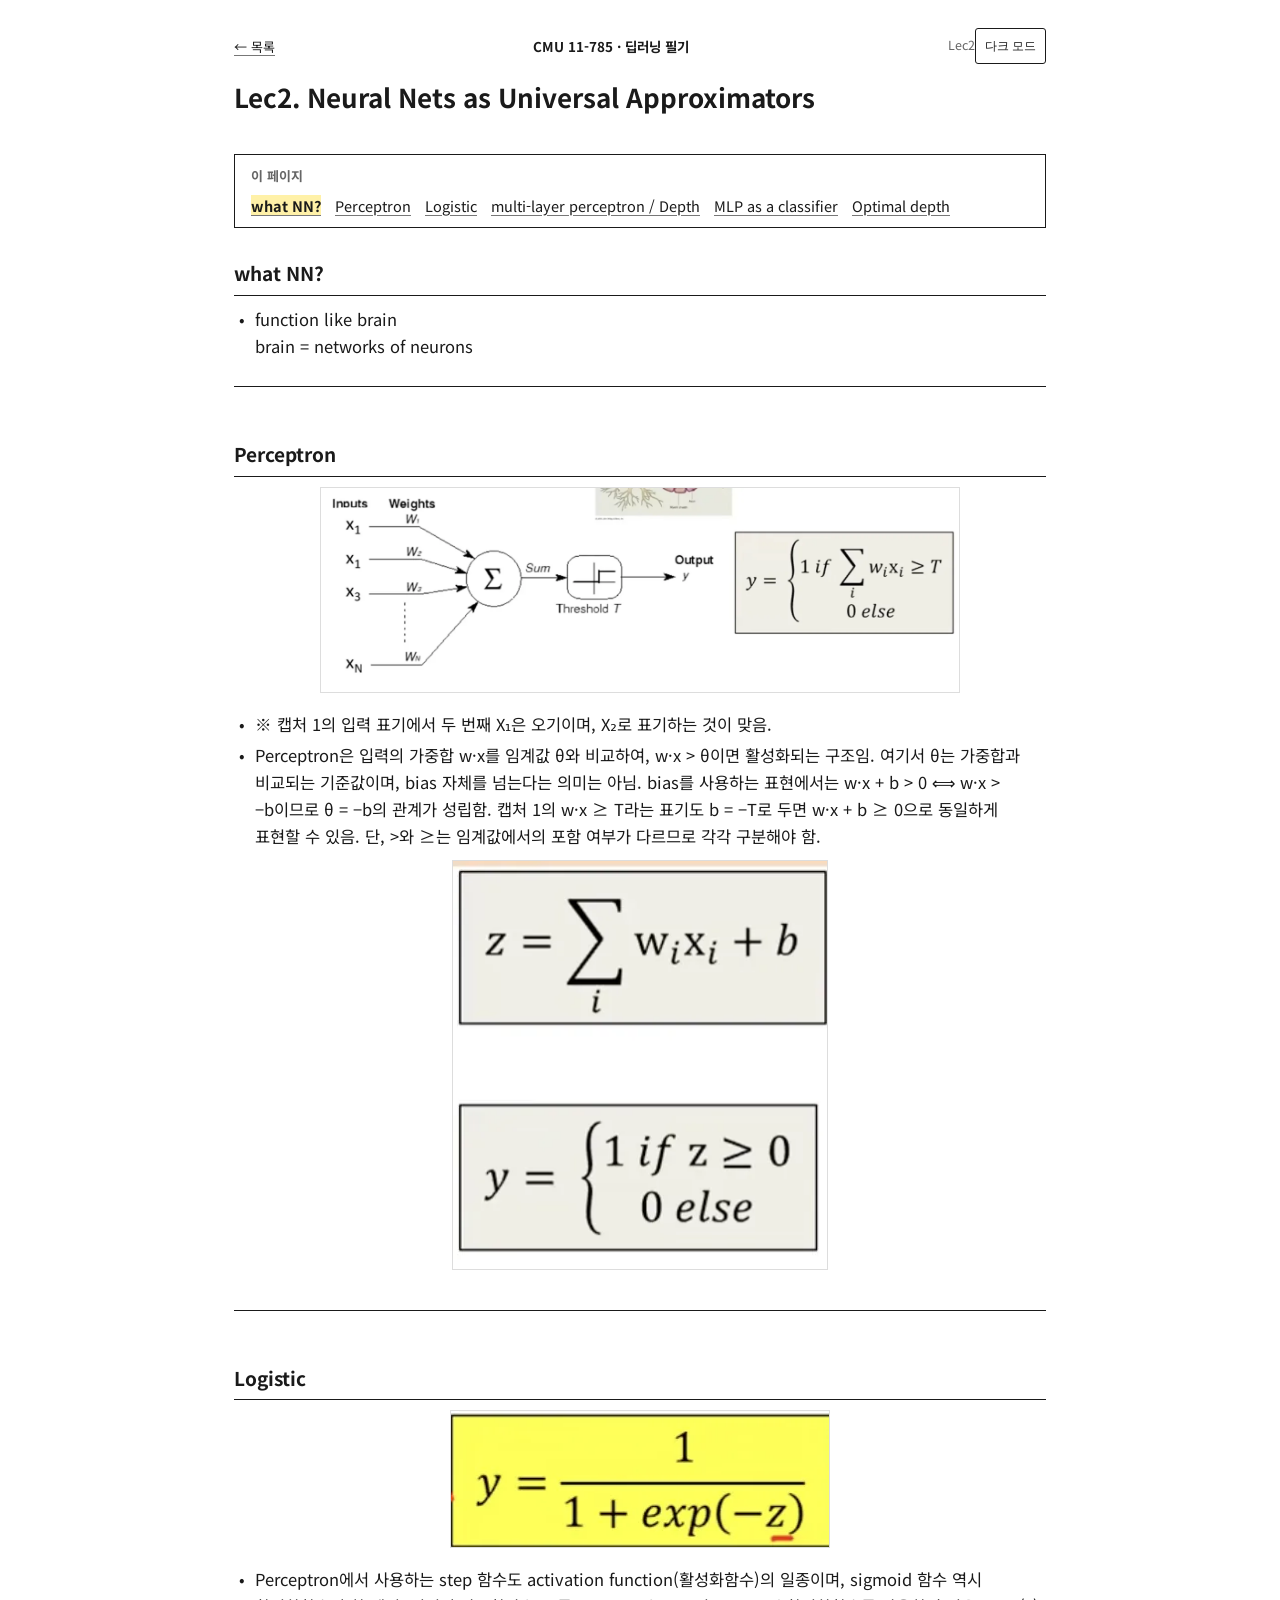
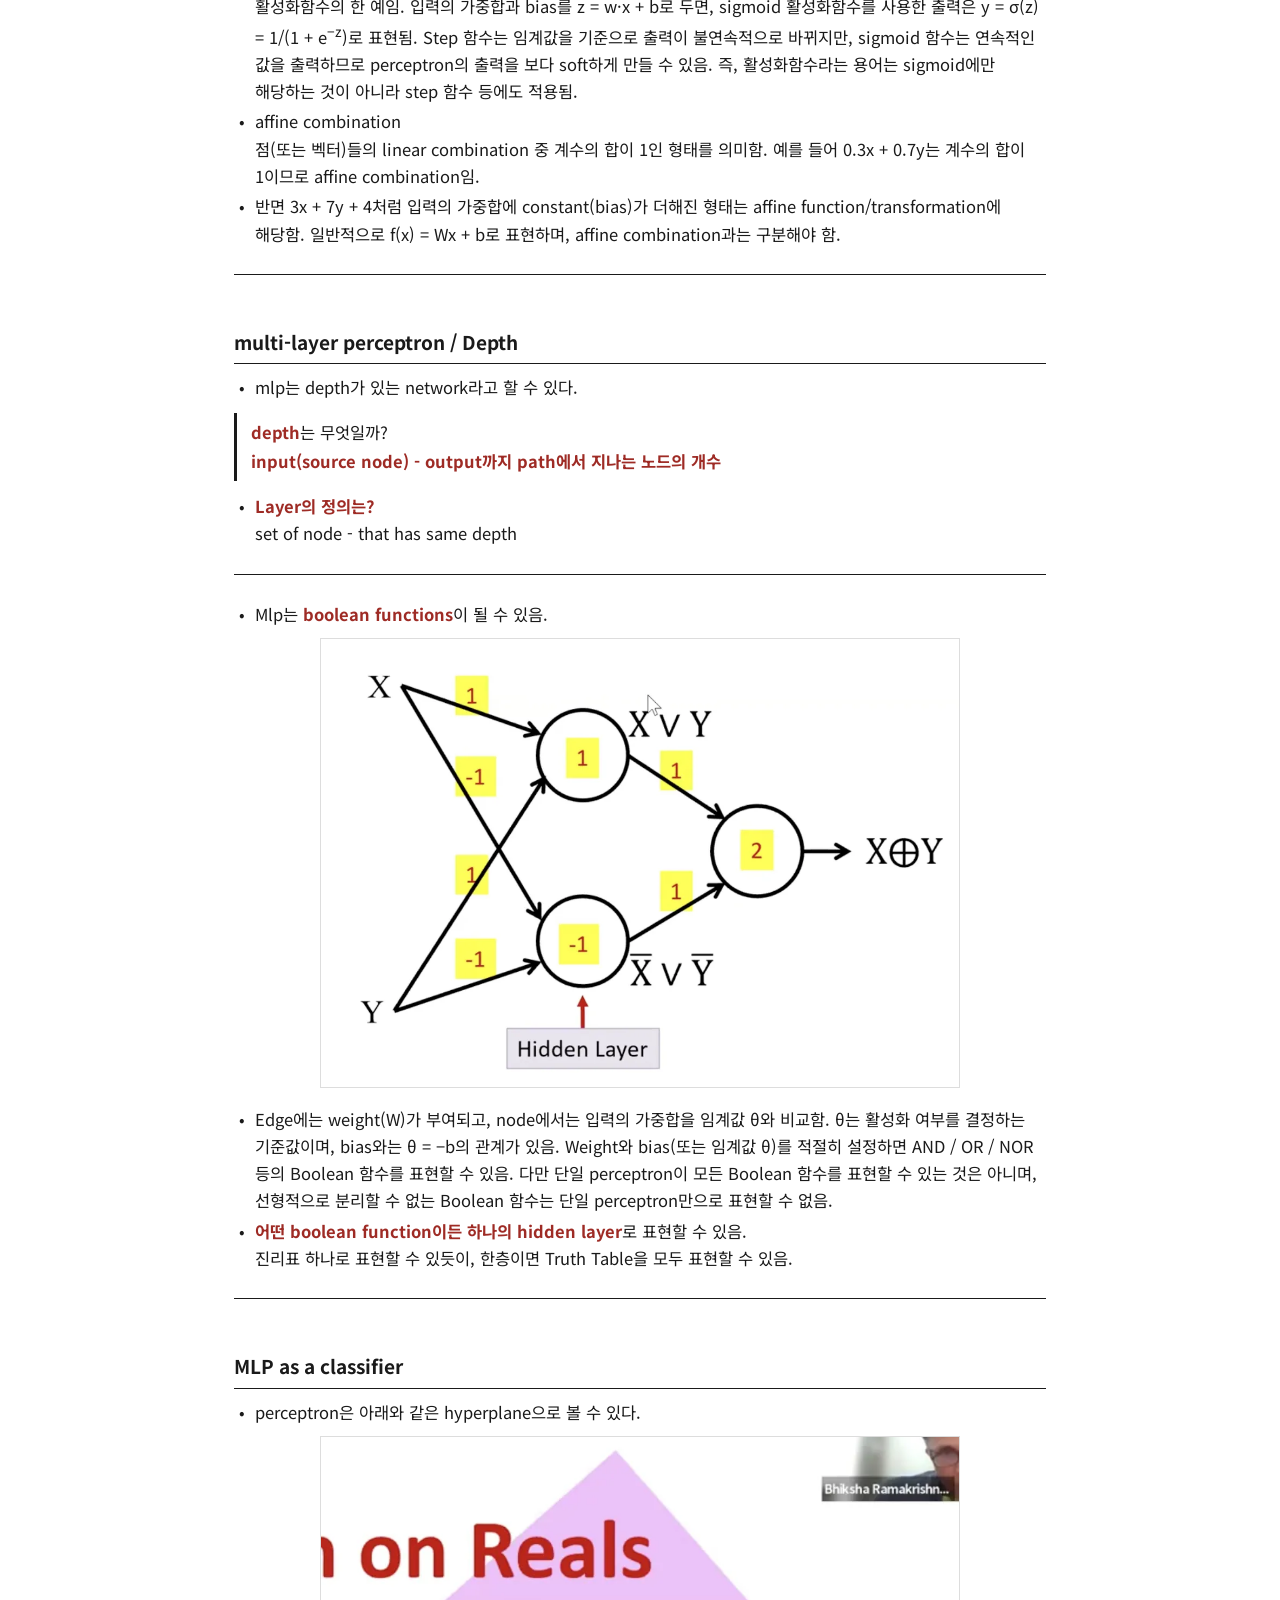
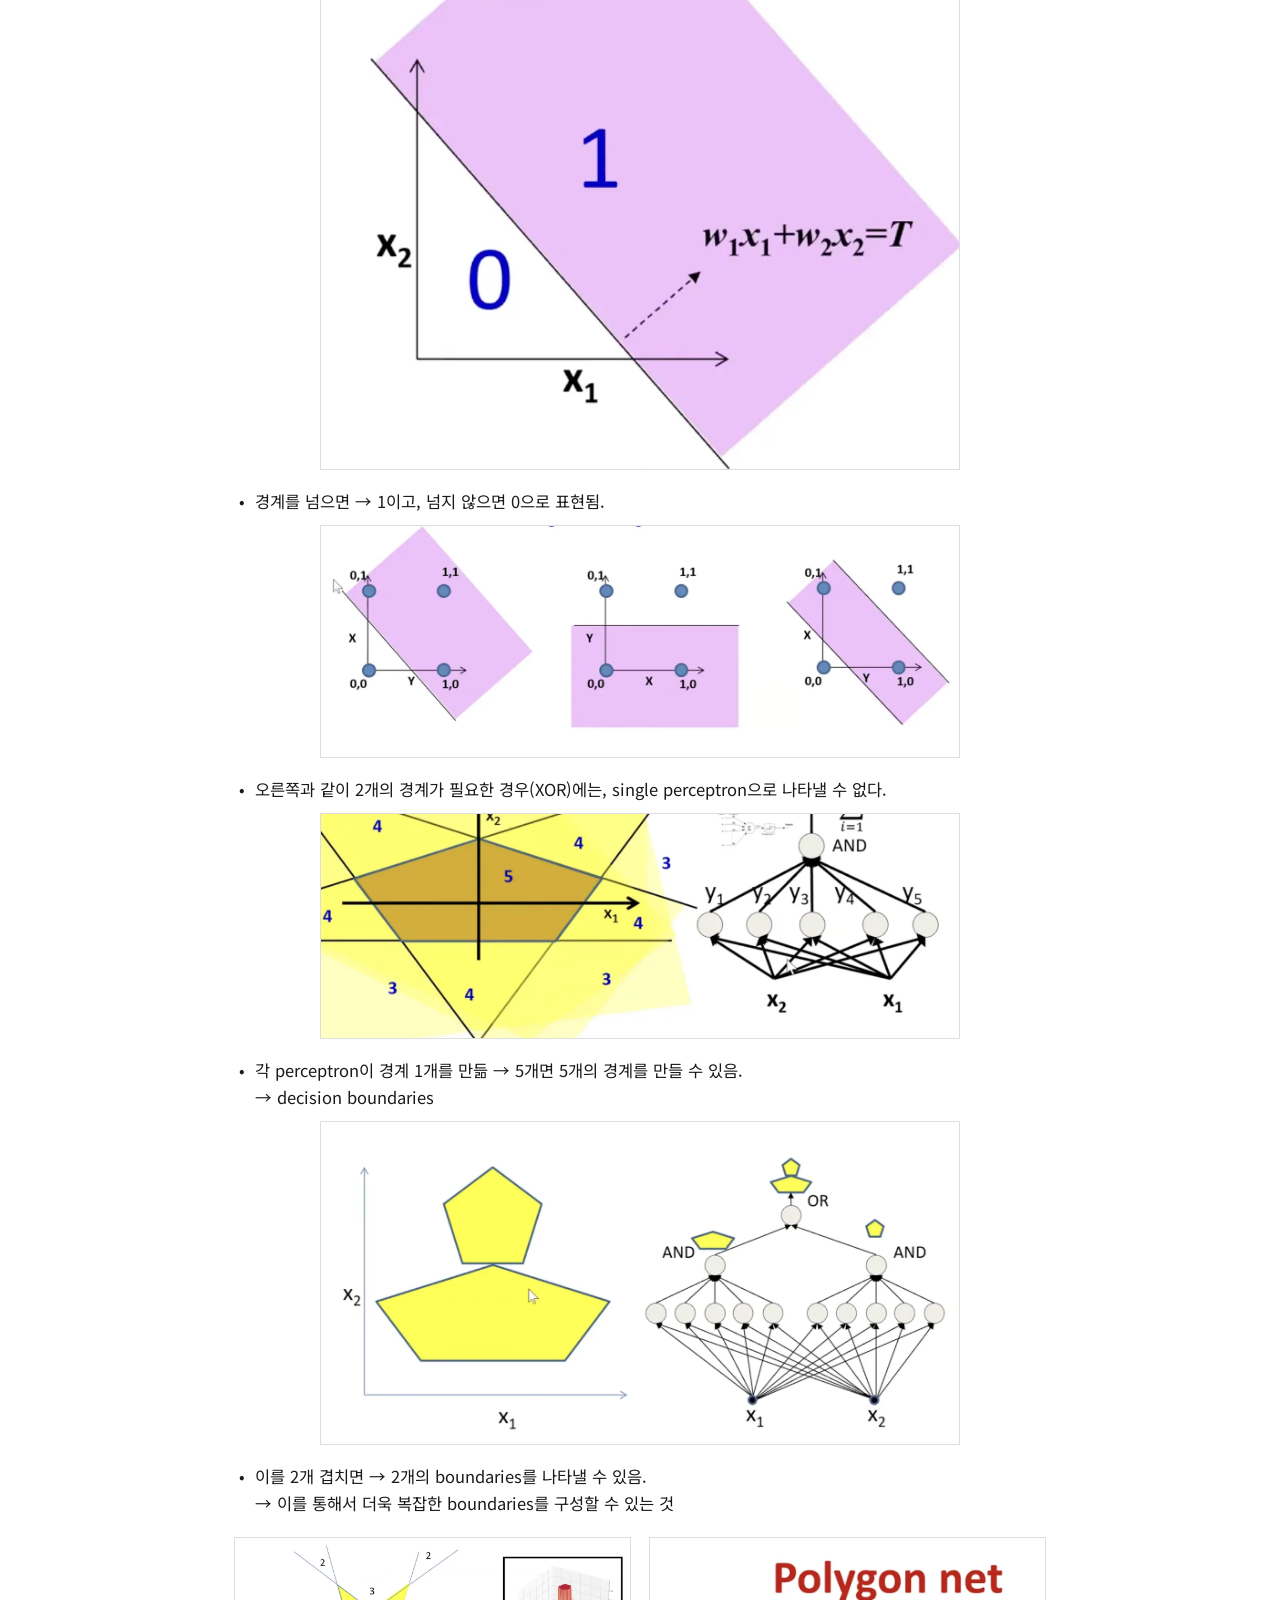
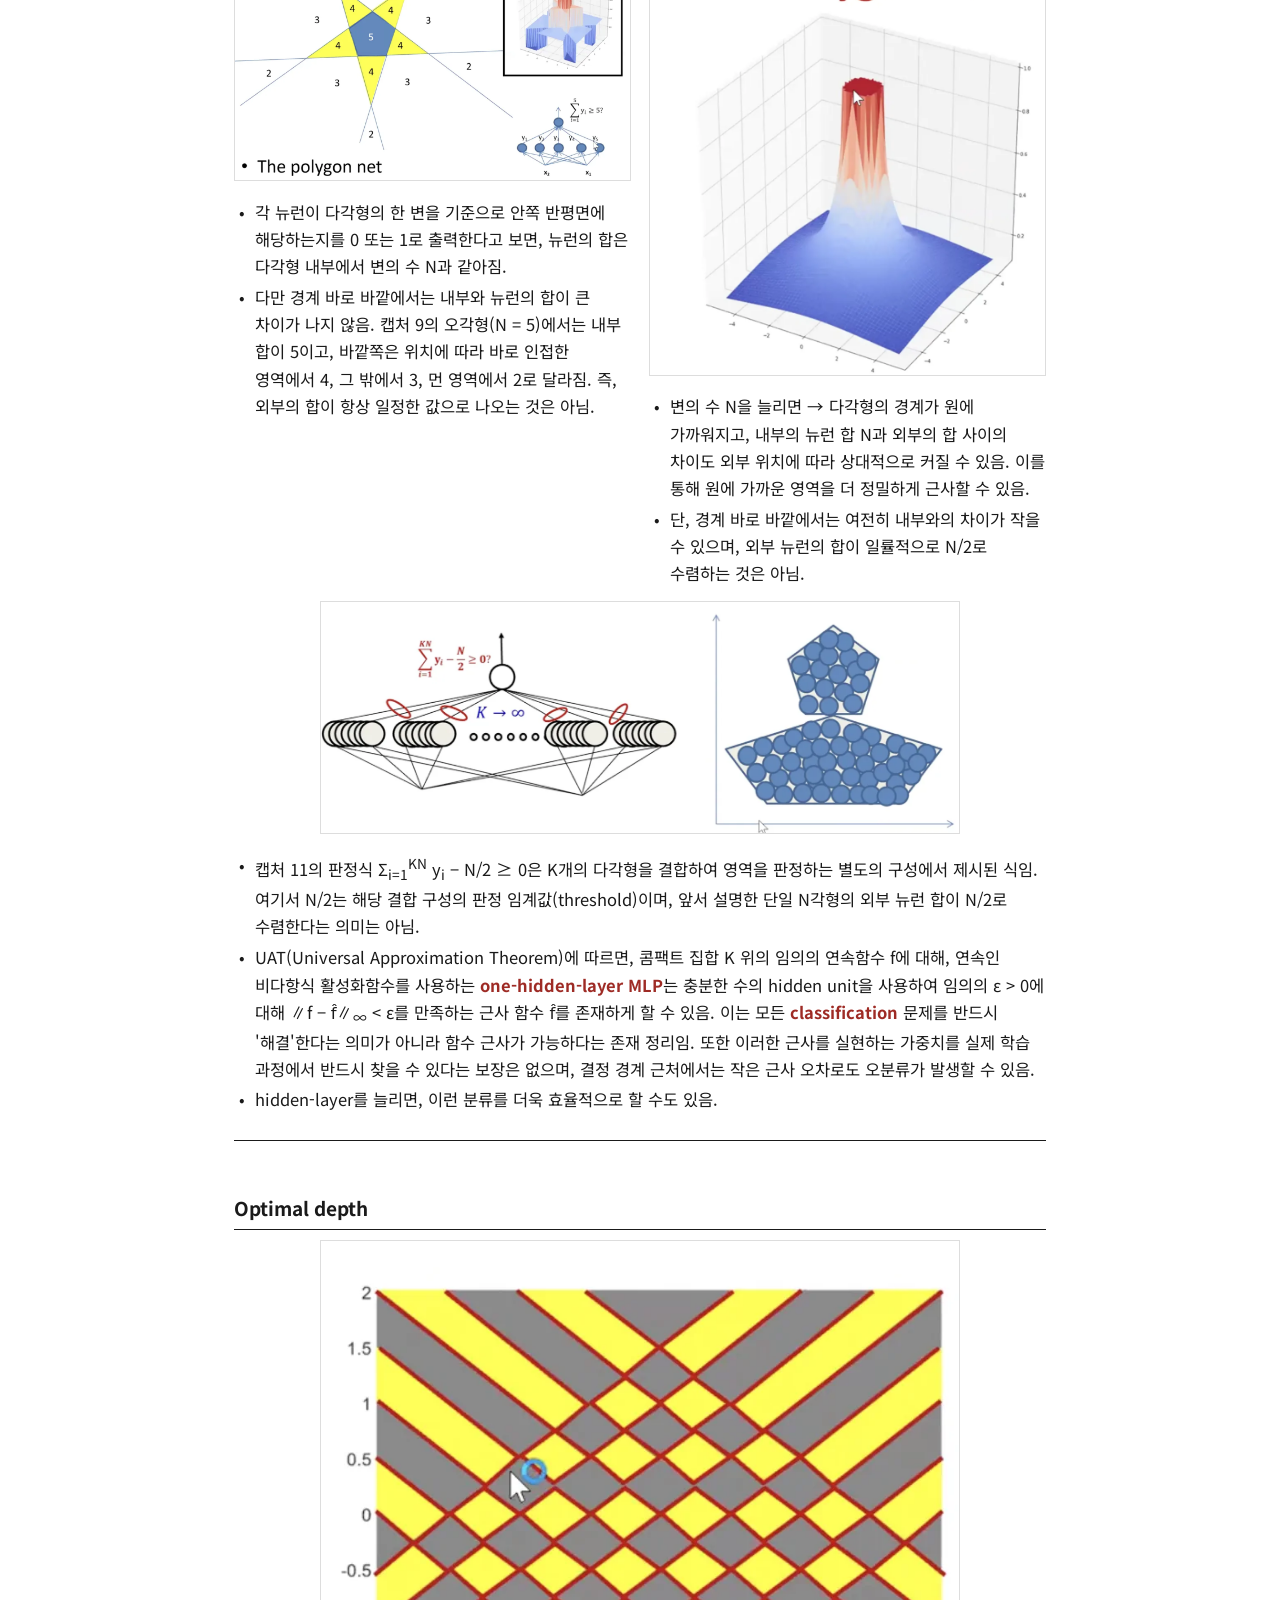
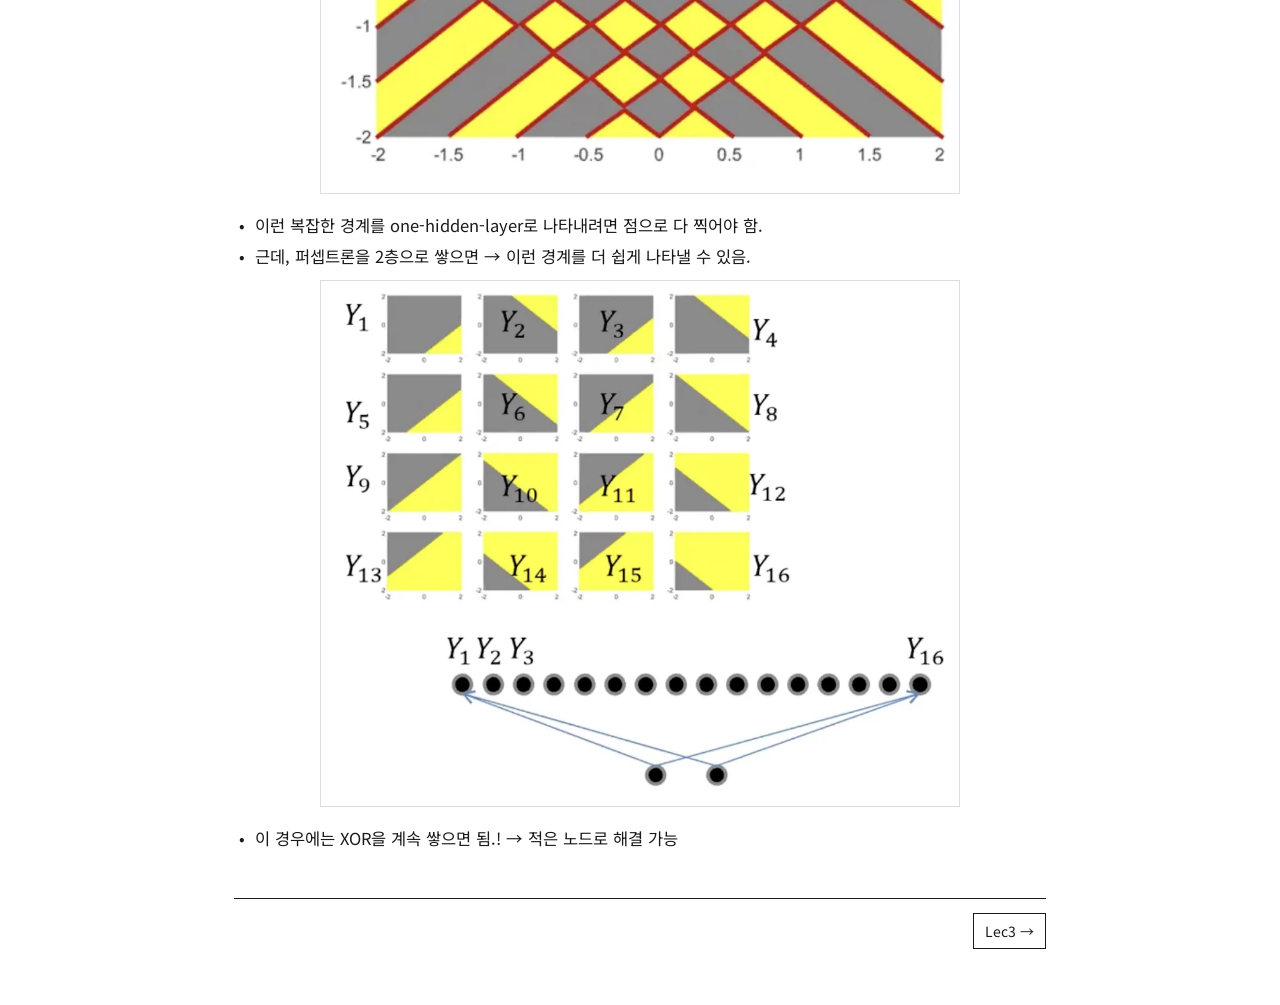
<file: lec2.html>
<!DOCTYPE html>
<html lang="ko">
<head>
<meta charset="utf-8">
<meta name="viewport" content="width=device-width, initial-scale=1">
<title>Lec2. Neural Nets as Universal Approximators · 딥러닝 필기</title>
<link rel="icon" type="image/svg+xml" href="favicon.svg">
<link rel="preconnect" href="https://fonts.googleapis.com">
<link rel="preconnect" href="https://fonts.gstatic.com" crossorigin>
<link href="https://fonts.googleapis.com/css2?family=Noto+Sans+KR:wght@400;700&display=swap" rel="stylesheet">
<link rel="stylesheet" href="style.css">
<link rel="stylesheet" href="assets/v5-layer.css">
</head>
<body class="dlb">
<div class="paper">
  <div class="phead">
    <a class="to-home" href="index.html">&larr; 목록</a>
    <span class="phead-c">CMU 11-785 · 딥러닝 필기</span>
    <span class="phead-r">Lec2</span>
  </div>
  <h1 class="t-title">Lec2. Neural Nets as Universal Approximators</h1>
  <div class="body notes">
    <section class="part">
    <h2 class="sec-h">what NN?</h2>
    <ul>
<li>function like brain<br>brain = networks of neurons
</li>
</ul>
    </section>
    <section class="part">
    <h2 class="sec-h">Perceptron</h2>
    <div class="figwrap"><img src="img/lec2-01.webp" alt="Lec2. Neural Nets as Universal Approximators 강의 캡처 1" width="1400" height="449" loading="lazy"></div>
<ul>
<li>※ 캡처 1의 입력 표기에서 두 번째 X₁은 오기이며, X₂로 표기하는 것이 맞음.</li>
<li>Perceptron은 입력의 가중합 w·x를 임계값 θ와 비교하여, w·x &gt; θ이면 활성화되는 구조임. 여기서 θ는 가중합과 비교되는 기준값이며, bias 자체를 넘는다는 의미는 아님. bias를 사용하는 표현에서는 w·x + b &gt; 0 ⟺ w·x &gt; −b이므로 θ = −b의 관계가 성립함. 캡처 1의 w·x ≥ T라는 표기도 b = −T로 두면 w·x + b ≥ 0으로 동일하게 표현할 수 있음. 단, &gt;와 ≥는 임계값에서의 포함 여부가 다르므로 각각 구분해야 함.
</li>
</ul>
<div class="figwrap"><img src="img/lec2-02.webp" alt="Lec2. Neural Nets as Universal Approximators 강의 캡처 2" width="376" height="410" loading="lazy"></div>
    </section>
    <section class="part">
    <h2 class="sec-h">Logistic</h2>
    <div class="figwrap"><img src="img/lec2-03.webp" alt="Lec2. Neural Nets as Universal Approximators 강의 캡처 3" width="380" height="136" loading="lazy"></div>
<ul>
<li>Perceptron에서 사용하는 step 함수도 activation function(활성화함수)의 일종이며, sigmoid 함수 역시 활성화함수의 한 예임. 입력의 가중합과 bias를 z = w·x + b로 두면, sigmoid 활성화함수를 사용한 출력은 y = σ(z) = 1/(1 + e<sup>−z</sup>)로 표현됨. Step 함수는 임계값을 기준으로 출력이 불연속적으로 바뀌지만, sigmoid 함수는 연속적인 값을 출력하므로 perceptron의 출력을 보다 soft하게 만들 수 있음. 즉, 활성화함수라는 용어는 sigmoid에만 해당하는 것이 아니라 step 함수 등에도 적용됨.
</li>
<li>affine combination<br>점(또는 벡터)들의 linear combination 중 계수의 합이 1인 형태를 의미함. 예를 들어 0.3x + 0.7y는 계수의 합이 1이므로 affine combination임.</li>
<li>반면 3x + 7y + 4처럼 입력의 가중합에 constant(bias)가 더해진 형태는 affine function/transformation에 해당함. 일반적으로 f(x) = Wx + b로 표현하며, affine combination과는 구분해야 함.</li>
</ul>
    </section>
    <section class="part">
    <h2 class="sec-h">multi-layer perceptron / Depth</h2>
    <ul>
<li>mlp는 depth가 있는 network라고 할 수 있다.
</li>
</ul>
<div class="def"><b class="k-blue">depth</b>는 무엇일까?<br><b class="k-blue">input(source node) - output까지 path에서 지나는 노드의 개수</b></div>
<ul>
<li><b class="k-blue">Layer의 정의는?<br></b>set of node - that has same depth
</li>
</ul>
    </section>
    <section class="part">
    <ul>
<li>Mlp는 <b class="k-blue">boolean functions</b>이 될 수 있음.
</li>
</ul>
<div class="figwrap"><img src="img/lec2-04.webp" alt="Lec2. Neural Nets as Universal Approximators 강의 캡처 4" width="1180" height="828" loading="lazy"></div>
<ul>
<li>Edge에는 weight(W)가 부여되고, node에서는 입력의 가중합을 임계값 θ와 비교함. θ는 활성화 여부를 결정하는 기준값이며, bias와는 θ = −b의 관계가 있음. Weight와 bias(또는 임계값 θ)를 적절히 설정하면 AND / OR / NOR 등의 Boolean 함수를 표현할 수 있음. 다만 단일 perceptron이 모든 Boolean 함수를 표현할 수 있는 것은 아니며, 선형적으로 분리할 수 없는 Boolean 함수는 단일 perceptron만으로 표현할 수 없음.
</li>
<li><b class="k-blue">어떤 boolean function이든 하나의 hidden layer</b>로 표현할 수 있음.<br>진리표 하나로 표현할 수 있듯이, 한층이면 Truth Table을 모두 표현할 수 있음.
</li>
</ul>
    </section>
    <section class="part">
    <h2 class="sec-h">MLP as a classifier</h2>
    <ul>
<li>perceptron은 아래와 같은 hyperplane으로 볼 수 있다.
</li>
</ul>
<div class="figwrap"><img src="img/lec2-05.webp" alt="Lec2. Neural Nets as Universal Approximators 강의 캡처 5" width="836" height="828" loading="lazy"></div>
<ul>
<li>경계를 넘으면 → 1이고, 넘지 않으면 0으로 표현됨.
</li>
</ul>
<div class="figwrap"><img src="img/lec2-06.webp" alt="Lec2. Neural Nets as Universal Approximators 강의 캡처 6" width="1400" height="507" loading="lazy"></div>
<ul>
<li>오른쪽과 같이 2개의 경계가 필요한 경우(XOR)에는, single perceptron으로 나타낼 수 없다.
</li>
</ul>
<div class="figwrap"><img src="img/lec2-07.webp" alt="Lec2. Neural Nets as Universal Approximators 강의 캡처 7" width="1400" height="492" loading="lazy"></div>
<ul>
<li>각 perceptron이 경계 1개를 만듦 → 5개면 5개의 경계를 만들 수 있음.<br>→ decision boundaries
</li>
</ul>
<div class="figwrap"><img src="img/lec2-08.webp" alt="Lec2. Neural Nets as Universal Approximators 강의 캡처 8" width="1400" height="705" loading="lazy"></div>
<ul>
<li>이를 2개 겹치면 → 2개의 boundaries를 나타낼 수 있음.<br>→ 이를 통해서 더욱 복잡한 boundaries를 구성할 수 있는 것
</li>
</ul>
<div class="cols">
<div class="col" style="flex:1">
<div class="figwrap"><img src="img/lec2-09.webp" alt="Lec2. Neural Nets as Universal Approximators 강의 캡처 9" width="1400" height="858" loading="lazy"></div>
<ul>
<li>각 뉴런이 다각형의 한 변을 기준으로 안쪽 반평면에 해당하는지를 0 또는 1로 출력한다고 보면, 뉴런의 합은 다각형 내부에서 변의 수 N과 같아짐.</li>
<li>다만 경계 바로 바깥에서는 내부와 뉴런의 합이 큰 차이가 나지 않음. 캡처 9의 오각형(N = 5)에서는 내부 합이 5이고, 바깥쪽은 위치에 따라 바로 인접한 영역에서 4, 그 밖에서 3, 먼 영역에서 2로 달라짐. 즉, 외부의 합이 항상 일정한 값으로 나오는 것은 아님.</li>
</ul>
</div>
<div class="col" style="flex:1">
<div class="figwrap"><img src="img/lec2-10.webp" alt="Lec2. Neural Nets as Universal Approximators 강의 캡처 10" width="932" height="1030" loading="lazy"></div>
<ul>
<li>변의 수 N을 늘리면 → 다각형의 경계가 원에 가까워지고, 내부의 뉴런 합 N과 외부의 합 사이의 차이도 외부 위치에 따라 상대적으로 커질 수 있음. 이를 통해 원에 가까운 영역을 더 정밀하게 근사할 수 있음.</li>
<li>단, 경계 바로 바깥에서는 여전히 내부와의 차이가 작을 수 있으며, 외부 뉴런의 합이 일률적으로 N/2로 수렴하는 것은 아님.</li>
</ul>
</div>
</div>
<div class="figwrap"><img src="img/lec2-11.webp" alt="Lec2. Neural Nets as Universal Approximators 강의 캡처 11" width="1400" height="507" loading="lazy"></div>
<ul>
<li>캡처 11의 판정식 Σ<sub>i=1</sub><sup>KN</sup> y<sub>i</sub> − N/2 ≥ 0은 K개의 다각형을 결합하여 영역을 판정하는 별도의 구성에서 제시된 식임. 여기서 N/2는 해당 결합 구성의 판정 임계값(threshold)이며, 앞서 설명한 단일 N각형의 외부 뉴런 합이 N/2로 수렴한다는 의미는 아님.</li>
</ul>
<ul>
<li>UAT(Universal Approximation Theorem)에 따르면, 콤팩트 집합 K 위의 임의의 연속함수 f에 대해, 연속인 비다항식 활성화함수를 사용하는 <b class="k-blue">one-hidden-layer MLP</b>는 충분한 수의 hidden unit을 사용하여 임의의 ε &gt; 0에 대해 ∥f − f̂∥<sub>∞</sub> &lt; ε를 만족하는 근사 함수 f̂를 존재하게 할 수 있음. 이는 모든 <b class="k-blue">classification</b> 문제를 반드시 '해결'한다는 의미가 아니라 함수 근사가 가능하다는 존재 정리임. 또한 이러한 근사를 실현하는 가중치를 실제 학습 과정에서 반드시 찾을 수 있다는 보장은 없으며, 결정 경계 근처에서는 작은 근사 오차로도 오분류가 발생할 수 있음.
</li>
<li>hidden-layer를 늘리면, 이런 분류를 더욱 효율적으로 할 수도 있음.
</li>
</ul>
    </section>
    <section class="part">
    <h2 class="sec-h">Optimal depth</h2>
    <div class="figwrap"><img src="img/lec2-12.webp" alt="Lec2. Neural Nets as Universal Approximators 강의 캡처 12" width="774" height="670" loading="lazy"></div>
<ul>
<li>이런 복잡한 경계를 one-hidden-layer로 나타내려면 점으로 다 찍어야 함.
</li>
<li>근데, 퍼셉트론을 2층으로 쌓으면 → 이런 경계를 더 쉽게 나타낼 수 있음.
</li>
</ul>
<div class="figwrap"><img src="img/lec2-13.webp" alt="Lec2. Neural Nets as Universal Approximators 강의 캡처 13" width="950" height="782" loading="lazy"></div>
<ul>
<li>이 경우에는 XOR을 계속 쌓으면 됨.! → 적은 노드로 해결 가능
</li>
</ul>
    </section>
  </div>
  <div class="pnav">
    <span></span>
    <a href="lec3.html">Lec3 &rarr;</a>
  </div>
</div>
<script src="assets/v5.js"></script>
</body>
</html>
</file>
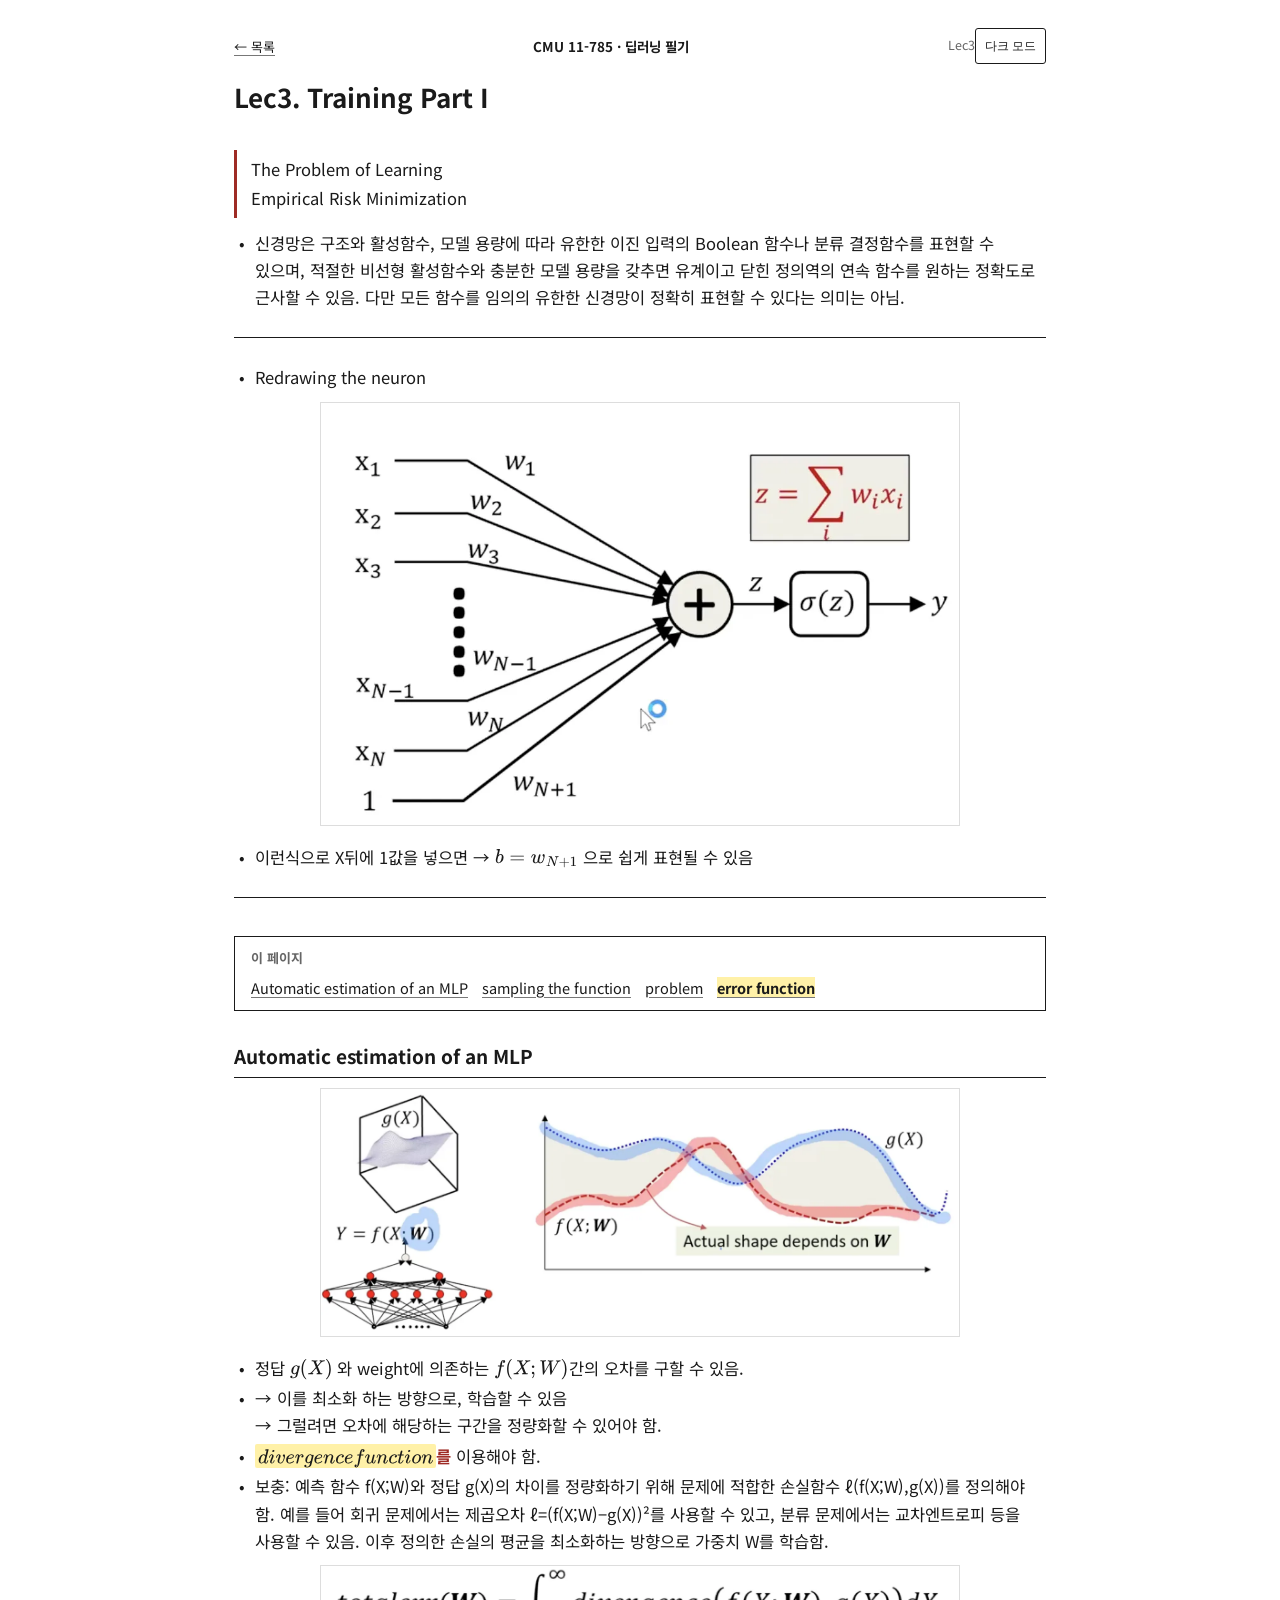
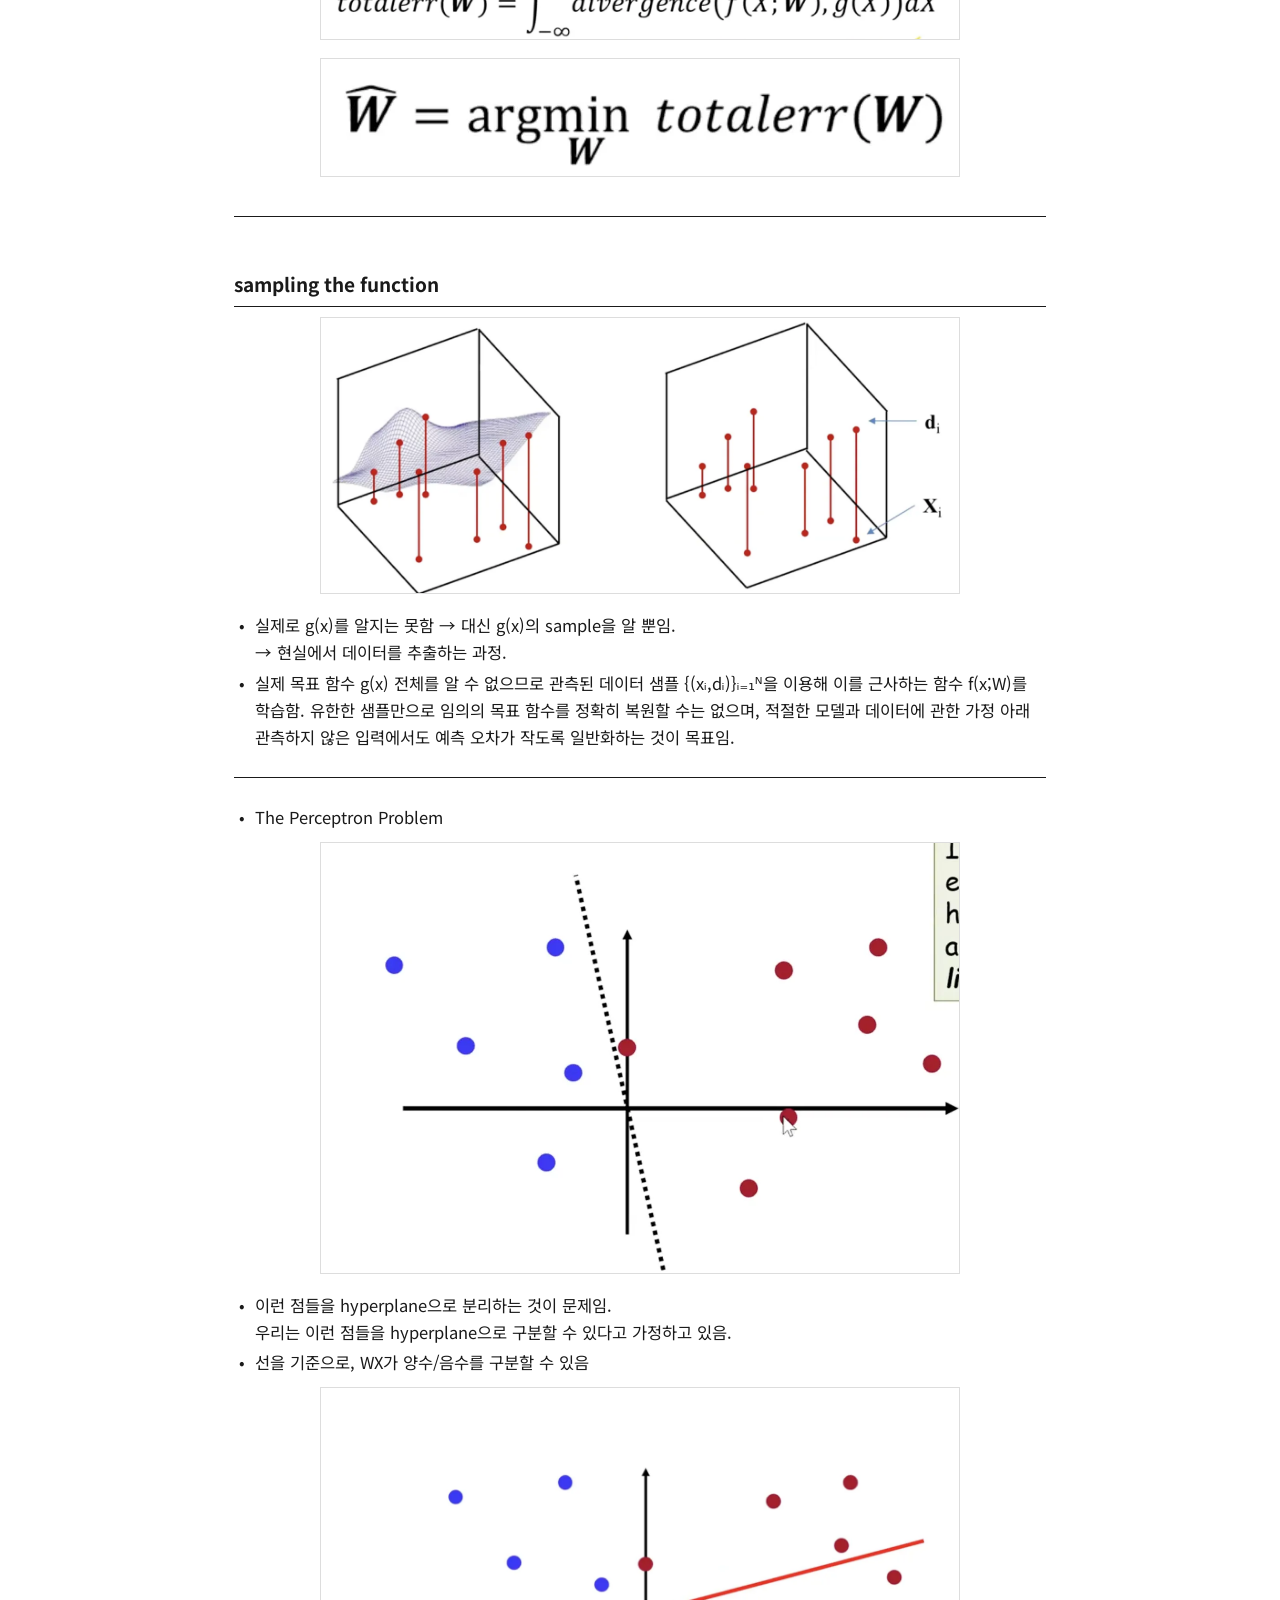
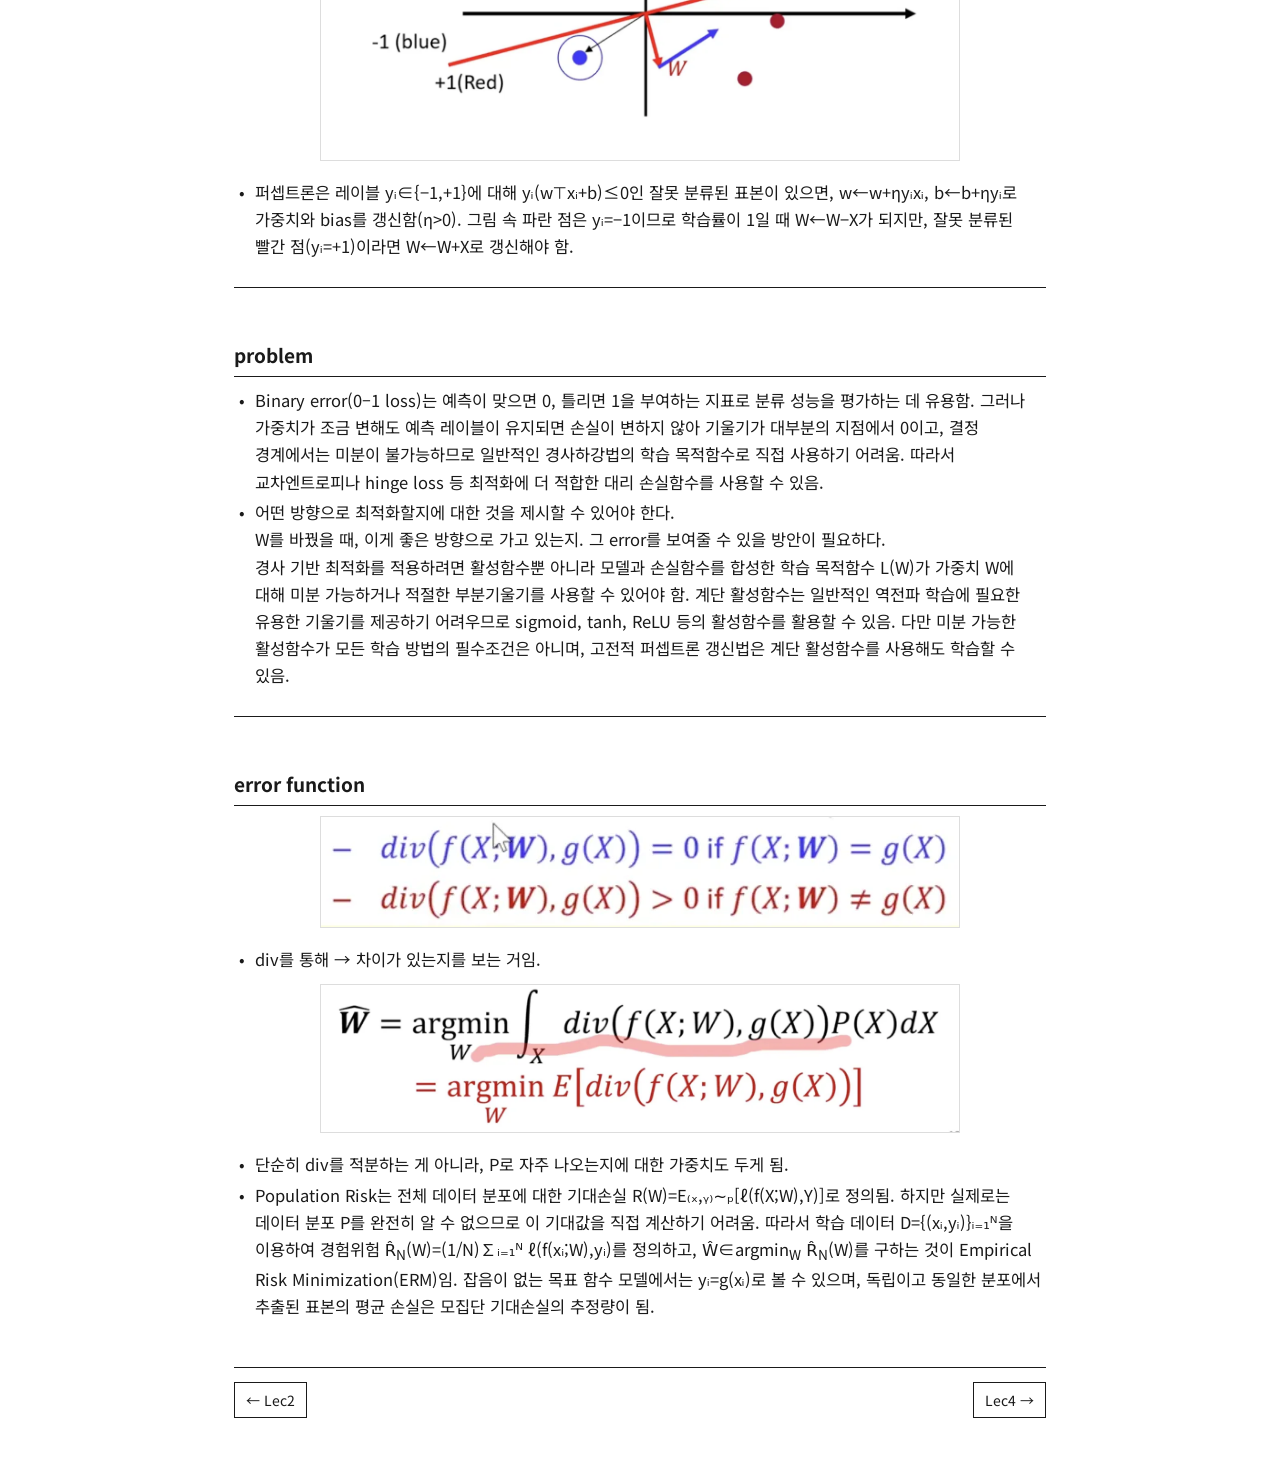
<file: lec3.html>
<!DOCTYPE html>
<html lang="ko">
<head>
<meta charset="utf-8">
<meta name="viewport" content="width=device-width, initial-scale=1">
<title>Lec3. Training Part I · 딥러닝 필기</title>
<link rel="icon" type="image/svg+xml" href="favicon.svg">
<link rel="preconnect" href="https://fonts.googleapis.com">
<link rel="preconnect" href="https://fonts.gstatic.com" crossorigin>
<link href="https://fonts.googleapis.com/css2?family=Noto+Sans+KR:wght@400;700&display=swap" rel="stylesheet">
<link rel="stylesheet" href="style.css">
<link rel="stylesheet" href="assets/v5-layer.css">
</head>
<body class="dlb">
<div class="paper">
  <div class="phead">
    <a class="to-home" href="index.html">&larr; 목록</a>
    <span class="phead-c">CMU 11-785 · 딥러닝 필기</span>
    <span class="phead-r">Lec3</span>
  </div>
  <h1 class="t-title">Lec3. Training Part I</h1>
  <div class="body notes">
    <section class="part">
    <div class="warn">The Problem of Learning<br>Empirical Risk Minimization</div>
<ul>
<li>신경망은 구조와 활성함수, 모델 용량에 따라 유한한 이진 입력의 Boolean 함수나 분류 결정함수를 표현할 수 있으며, 적절한 비선형 활성함수와 충분한 모델 용량을 갖추면 유계이고 닫힌 정의역의 연속 함수를 원하는 정확도로 근사할 수 있음. 다만 모든 함수를 임의의 유한한 신경망이 정확히 표현할 수 있다는 의미는 아님.
</li>
</ul>
    </section>
    <section class="part">
    <ul>
<li>Redrawing the neuron
</li>
</ul>
<div class="figwrap"><img src="img/lec3-01.webp" alt="Lec3. Training Part I 강의 캡처 1" width="1016" height="672" loading="lazy"></div>
<ul>
<li>이런식으로 X뒤에 1값을 넣으면 → <span class="mjx"><svg focusable="false" aria-hidden="true" style="vertical-align: -0.471ex;" xmlns="http://www.w3.org/2000/svg" width="9.261ex" height="2.041ex" role="img" focusable="false" viewBox="0 -694 4093.1 902"><g stroke="currentColor" fill="currentColor" stroke-width="0" transform="scale(1,-1)"><g data-mml-node="math"><g data-mml-node="mi"><path data-c="1D44F" d="M73 647Q73 657 77 670T89 683Q90 683 161 688T234 694Q246 694 246 685T212 542Q204 508 195 472T180 418L176 399Q176 396 182 402Q231 442 283 442Q345 442 383 396T422 280Q422 169 343 79T173 -11Q123 -11 82 27T40 150V159Q40 180 48 217T97 414Q147 611 147 623T109 637Q104 637 101 637H96Q86 637 83 637T76 640T73 647ZM336 325V331Q336 405 275 405Q258 405 240 397T207 376T181 352T163 330L157 322L136 236Q114 150 114 114Q114 66 138 42Q154 26 178 26Q211 26 245 58Q270 81 285 114T318 219Q336 291 336 325Z"></path></g><g data-mml-node="mo" transform="translate(706.8,0)"><path data-c="3D" d="M56 347Q56 360 70 367H707Q722 359 722 347Q722 336 708 328L390 327H72Q56 332 56 347ZM56 153Q56 168 72 173H708Q722 163 722 153Q722 140 707 133H70Q56 140 56 153Z"></path></g><g data-mml-node="msub" transform="translate(1762.6,0)"><g data-mml-node="mi"><path data-c="1D464" d="M580 385Q580 406 599 424T641 443Q659 443 674 425T690 368Q690 339 671 253Q656 197 644 161T609 80T554 12T482 -11Q438 -11 404 5T355 48Q354 47 352 44Q311 -11 252 -11Q226 -11 202 -5T155 14T118 53T104 116Q104 170 138 262T173 379Q173 380 173 381Q173 390 173 393T169 400T158 404H154Q131 404 112 385T82 344T65 302T57 280Q55 278 41 278H27Q21 284 21 287Q21 293 29 315T52 366T96 418T161 441Q204 441 227 416T250 358Q250 340 217 250T184 111Q184 65 205 46T258 26Q301 26 334 87L339 96V119Q339 122 339 128T340 136T341 143T342 152T345 165T348 182T354 206T362 238T373 281Q402 395 406 404Q419 431 449 431Q468 431 475 421T483 402Q483 389 454 274T422 142Q420 131 420 107V100Q420 85 423 71T442 42T487 26Q558 26 600 148Q609 171 620 213T632 273Q632 306 619 325T593 357T580 385Z"></path></g><g data-mml-node="TeXAtom" transform="translate(749,-150) scale(0.707)" data-mjx-texclass="ORD"><g data-mml-node="mi"><path data-c="1D441" d="M234 637Q231 637 226 637Q201 637 196 638T191 649Q191 676 202 682Q204 683 299 683Q376 683 387 683T401 677Q612 181 616 168L670 381Q723 592 723 606Q723 633 659 637Q635 637 635 648Q635 650 637 660Q641 676 643 679T653 683Q656 683 684 682T767 680Q817 680 843 681T873 682Q888 682 888 672Q888 650 880 642Q878 637 858 637Q787 633 769 597L620 7Q618 0 599 0Q585 0 582 2Q579 5 453 305L326 604L261 344Q196 88 196 79Q201 46 268 46H278Q284 41 284 38T282 19Q278 6 272 0H259Q228 2 151 2Q123 2 100 2T63 2T46 1Q31 1 31 10Q31 14 34 26T39 40Q41 46 62 46Q130 49 150 85Q154 91 221 362L289 634Q287 635 234 637Z"></path></g><g data-mml-node="mo" transform="translate(888,0)"><path data-c="2B" d="M56 237T56 250T70 270H369V420L370 570Q380 583 389 583Q402 583 409 568V270H707Q722 262 722 250T707 230H409V-68Q401 -82 391 -82H389H387Q375 -82 369 -68V230H70Q56 237 56 250Z"></path></g><g data-mml-node="mn" transform="translate(1666,0)"><path data-c="31" d="M213 578L200 573Q186 568 160 563T102 556H83V602H102Q149 604 189 617T245 641T273 663Q275 666 285 666Q294 666 302 660V361L303 61Q310 54 315 52T339 48T401 46H427V0H416Q395 3 257 3Q121 3 100 0H88V46H114Q136 46 152 46T177 47T193 50T201 52T207 57T213 61V578Z"></path></g></g></g></g></g></svg></span> 으로 쉽게 표현될 수 있음
</li>
</ul>
    </section>
    <section class="part">
    <h2 class="sec-h">Automatic estimation of an MLP</h2>
    <div class="figwrap"><img src="img/lec3-02.webp" alt="Lec3. Training Part I 강의 캡처 2" width="1400" height="542" loading="lazy"></div>
<ul>
<li>정답 <span class="mjx"><svg focusable="false" aria-hidden="true" style="vertical-align: -0.566ex;" xmlns="http://www.w3.org/2000/svg" width="4.767ex" height="2.262ex" role="img" focusable="false" viewBox="0 -750 2107 1000"><g stroke="currentColor" fill="currentColor" stroke-width="0" transform="scale(1,-1)"><g data-mml-node="math"><g data-mml-node="mi"><path data-c="1D454" d="M311 43Q296 30 267 15T206 0Q143 0 105 45T66 160Q66 265 143 353T314 442Q361 442 401 394L404 398Q406 401 409 404T418 412T431 419T447 422Q461 422 470 413T480 394Q480 379 423 152T363 -80Q345 -134 286 -169T151 -205Q10 -205 10 -137Q10 -111 28 -91T74 -71Q89 -71 102 -80T116 -111Q116 -121 114 -130T107 -144T99 -154T92 -162L90 -164H91Q101 -167 151 -167Q189 -167 211 -155Q234 -144 254 -122T282 -75Q288 -56 298 -13Q311 35 311 43ZM384 328L380 339Q377 350 375 354T369 368T359 382T346 393T328 402T306 405Q262 405 221 352Q191 313 171 233T151 117Q151 38 213 38Q269 38 323 108L331 118L384 328Z"></path></g><g data-mml-node="mo" transform="translate(477,0)"><path data-c="28" d="M94 250Q94 319 104 381T127 488T164 576T202 643T244 695T277 729T302 750H315H319Q333 750 333 741Q333 738 316 720T275 667T226 581T184 443T167 250T184 58T225 -81T274 -167T316 -220T333 -241Q333 -250 318 -250H315H302L274 -226Q180 -141 137 -14T94 250Z"></path></g><g data-mml-node="mi" transform="translate(866,0)"><path data-c="1D44B" d="M42 0H40Q26 0 26 11Q26 15 29 27Q33 41 36 43T55 46Q141 49 190 98Q200 108 306 224T411 342Q302 620 297 625Q288 636 234 637H206Q200 643 200 645T202 664Q206 677 212 683H226Q260 681 347 681Q380 681 408 681T453 682T473 682Q490 682 490 671Q490 670 488 658Q484 643 481 640T465 637Q434 634 411 620L488 426L541 485Q646 598 646 610Q646 628 622 635Q617 635 609 637Q594 637 594 648Q594 650 596 664Q600 677 606 683H618Q619 683 643 683T697 681T738 680Q828 680 837 683H845Q852 676 852 672Q850 647 840 637H824Q790 636 763 628T722 611T698 593L687 584Q687 585 592 480L505 384Q505 383 536 304T601 142T638 56Q648 47 699 46Q734 46 734 37Q734 35 732 23Q728 7 725 4T711 1Q708 1 678 1T589 2Q528 2 496 2T461 1Q444 1 444 10Q444 11 446 25Q448 35 450 39T455 44T464 46T480 47T506 54Q523 62 523 64Q522 64 476 181L429 299Q241 95 236 84Q232 76 232 72Q232 53 261 47Q262 47 267 47T273 46Q276 46 277 46T280 45T283 42T284 35Q284 26 282 19Q279 6 276 4T261 1Q258 1 243 1T201 2T142 2Q64 2 42 0Z"></path></g><g data-mml-node="mo" transform="translate(1718,0)"><path data-c="29" d="M60 749L64 750Q69 750 74 750H86L114 726Q208 641 251 514T294 250Q294 182 284 119T261 12T224 -76T186 -143T145 -194T113 -227T90 -246Q87 -249 86 -250H74Q66 -250 63 -250T58 -247T55 -238Q56 -237 66 -225Q221 -64 221 250T66 725Q56 737 55 738Q55 746 60 749Z"></path></g></g></g></svg></span> 와 weight에 의존하는 <span class="mjx"><svg focusable="false" aria-hidden="true" style="vertical-align: -0.566ex;" xmlns="http://www.w3.org/2000/svg" width="8.309ex" height="2.262ex" role="img" focusable="false" viewBox="0 -750 3672.7 1000"><g stroke="currentColor" fill="currentColor" stroke-width="0" transform="scale(1,-1)"><g data-mml-node="math"><g data-mml-node="mi"><path data-c="1D453" d="M118 -162Q120 -162 124 -164T135 -167T147 -168Q160 -168 171 -155T187 -126Q197 -99 221 27T267 267T289 382V385H242Q195 385 192 387Q188 390 188 397L195 425Q197 430 203 430T250 431Q298 431 298 432Q298 434 307 482T319 540Q356 705 465 705Q502 703 526 683T550 630Q550 594 529 578T487 561Q443 561 443 603Q443 622 454 636T478 657L487 662Q471 668 457 668Q445 668 434 658T419 630Q412 601 403 552T387 469T380 433Q380 431 435 431Q480 431 487 430T498 424Q499 420 496 407T491 391Q489 386 482 386T428 385H372L349 263Q301 15 282 -47Q255 -132 212 -173Q175 -205 139 -205Q107 -205 81 -186T55 -132Q55 -95 76 -78T118 -61Q162 -61 162 -103Q162 -122 151 -136T127 -157L118 -162Z"></path></g><g data-mml-node="mo" transform="translate(550,0)"><path data-c="28" d="M94 250Q94 319 104 381T127 488T164 576T202 643T244 695T277 729T302 750H315H319Q333 750 333 741Q333 738 316 720T275 667T226 581T184 443T167 250T184 58T225 -81T274 -167T316 -220T333 -241Q333 -250 318 -250H315H302L274 -226Q180 -141 137 -14T94 250Z"></path></g><g data-mml-node="mi" transform="translate(939,0)"><path data-c="1D44B" d="M42 0H40Q26 0 26 11Q26 15 29 27Q33 41 36 43T55 46Q141 49 190 98Q200 108 306 224T411 342Q302 620 297 625Q288 636 234 637H206Q200 643 200 645T202 664Q206 677 212 683H226Q260 681 347 681Q380 681 408 681T453 682T473 682Q490 682 490 671Q490 670 488 658Q484 643 481 640T465 637Q434 634 411 620L488 426L541 485Q646 598 646 610Q646 628 622 635Q617 635 609 637Q594 637 594 648Q594 650 596 664Q600 677 606 683H618Q619 683 643 683T697 681T738 680Q828 680 837 683H845Q852 676 852 672Q850 647 840 637H824Q790 636 763 628T722 611T698 593L687 584Q687 585 592 480L505 384Q505 383 536 304T601 142T638 56Q648 47 699 46Q734 46 734 37Q734 35 732 23Q728 7 725 4T711 1Q708 1 678 1T589 2Q528 2 496 2T461 1Q444 1 444 10Q444 11 446 25Q448 35 450 39T455 44T464 46T480 47T506 54Q523 62 523 64Q522 64 476 181L429 299Q241 95 236 84Q232 76 232 72Q232 53 261 47Q262 47 267 47T273 46Q276 46 277 46T280 45T283 42T284 35Q284 26 282 19Q279 6 276 4T261 1Q258 1 243 1T201 2T142 2Q64 2 42 0Z"></path></g><g data-mml-node="mo" transform="translate(1791,0)"><path data-c="3B" d="M78 370Q78 394 95 412T138 430Q162 430 180 414T199 371Q199 346 182 328T139 310T96 327T78 370ZM78 60Q78 85 94 103T137 121Q202 121 202 8Q202 -44 183 -94T144 -169T118 -194Q115 -194 106 -186T95 -174Q94 -171 107 -155T137 -107T160 -38Q161 -32 162 -22T165 -4T165 4Q165 5 161 4T142 0Q110 0 94 18T78 60Z"></path></g><g data-mml-node="mi" transform="translate(2235.7,0)"><path data-c="1D44A" d="M436 683Q450 683 486 682T553 680Q604 680 638 681T677 682Q695 682 695 674Q695 670 692 659Q687 641 683 639T661 637Q636 636 621 632T600 624T597 615Q597 603 613 377T629 138L631 141Q633 144 637 151T649 170T666 200T690 241T720 295T759 362Q863 546 877 572T892 604Q892 619 873 628T831 637Q817 637 817 647Q817 650 819 660Q823 676 825 679T839 682Q842 682 856 682T895 682T949 681Q1015 681 1034 683Q1048 683 1048 672Q1048 666 1045 655T1038 640T1028 637Q1006 637 988 631T958 617T939 600T927 584L923 578L754 282Q586 -14 585 -15Q579 -22 561 -22Q546 -22 542 -17Q539 -14 523 229T506 480L494 462Q472 425 366 239Q222 -13 220 -15T215 -19Q210 -22 197 -22Q178 -22 176 -15Q176 -12 154 304T131 622Q129 631 121 633T82 637H58Q51 644 51 648Q52 671 64 683H76Q118 680 176 680Q301 680 313 683H323Q329 677 329 674T327 656Q322 641 318 637H297Q236 634 232 620Q262 160 266 136L501 550L499 587Q496 629 489 632Q483 636 447 637Q428 637 422 639T416 648Q416 650 418 660Q419 664 420 669T421 676T424 680T428 682T436 683Z"></path></g><g data-mml-node="mo" transform="translate(3283.7,0)"><path data-c="29" d="M60 749L64 750Q69 750 74 750H86L114 726Q208 641 251 514T294 250Q294 182 284 119T261 12T224 -76T186 -143T145 -194T113 -227T90 -246Q87 -249 86 -250H74Q66 -250 63 -250T58 -247T55 -238Q56 -237 66 -225Q221 -64 221 250T66 725Q56 737 55 738Q55 746 60 749Z"></path></g></g></g></svg></span>간의 오차를 구할 수 있음.
</li>
<li>→ 이를 최소화 하는 방향으로, 학습할 수 있음<br>→ 그럴려면 오차에 해당하는 구간을 정량화할 수 있어야 함.
</li>
<li><span class="hl"><span class="mjx"><svg focusable="false" aria-hidden="true" style="vertical-align: -0.464ex;" xmlns="http://www.w3.org/2000/svg" width="19.581ex" height="2.059ex" role="img" focusable="false" viewBox="0 -705 8655 910"><g stroke="currentColor" fill="currentColor" stroke-width="0" transform="scale(1,-1)"><g data-mml-node="math"><g data-mml-node="mi"><path data-c="1D451" d="M366 683Q367 683 438 688T511 694Q523 694 523 686Q523 679 450 384T375 83T374 68Q374 26 402 26Q411 27 422 35Q443 55 463 131Q469 151 473 152Q475 153 483 153H487H491Q506 153 506 145Q506 140 503 129Q490 79 473 48T445 8T417 -8Q409 -10 393 -10Q359 -10 336 5T306 36L300 51Q299 52 296 50Q294 48 292 46Q233 -10 172 -10Q117 -10 75 30T33 157Q33 205 53 255T101 341Q148 398 195 420T280 442Q336 442 364 400Q369 394 369 396Q370 400 396 505T424 616Q424 629 417 632T378 637H357Q351 643 351 645T353 664Q358 683 366 683ZM352 326Q329 405 277 405Q242 405 210 374T160 293Q131 214 119 129Q119 126 119 118T118 106Q118 61 136 44T179 26Q233 26 290 98L298 109L352 326Z"></path></g><g data-mml-node="mi" transform="translate(520,0)"><path data-c="1D456" d="M184 600Q184 624 203 642T247 661Q265 661 277 649T290 619Q290 596 270 577T226 557Q211 557 198 567T184 600ZM21 287Q21 295 30 318T54 369T98 420T158 442Q197 442 223 419T250 357Q250 340 236 301T196 196T154 83Q149 61 149 51Q149 26 166 26Q175 26 185 29T208 43T235 78T260 137Q263 149 265 151T282 153Q302 153 302 143Q302 135 293 112T268 61T223 11T161 -11Q129 -11 102 10T74 74Q74 91 79 106T122 220Q160 321 166 341T173 380Q173 404 156 404H154Q124 404 99 371T61 287Q60 286 59 284T58 281T56 279T53 278T49 278T41 278H27Q21 284 21 287Z"></path></g><g data-mml-node="mi" transform="translate(865,0)"><path data-c="1D463" d="M173 380Q173 405 154 405Q130 405 104 376T61 287Q60 286 59 284T58 281T56 279T53 278T49 278T41 278H27Q21 284 21 287Q21 294 29 316T53 368T97 419T160 441Q202 441 225 417T249 361Q249 344 246 335Q246 329 231 291T200 202T182 113Q182 86 187 69Q200 26 250 26Q287 26 319 60T369 139T398 222T409 277Q409 300 401 317T383 343T365 361T357 383Q357 405 376 424T417 443Q436 443 451 425T467 367Q467 340 455 284T418 159T347 40T241 -11Q177 -11 139 22Q102 54 102 117Q102 148 110 181T151 298Q173 362 173 380Z"></path></g><g data-mml-node="mi" transform="translate(1350,0)"><path data-c="1D452" d="M39 168Q39 225 58 272T107 350T174 402T244 433T307 442H310Q355 442 388 420T421 355Q421 265 310 237Q261 224 176 223Q139 223 138 221Q138 219 132 186T125 128Q125 81 146 54T209 26T302 45T394 111Q403 121 406 121Q410 121 419 112T429 98T420 82T390 55T344 24T281 -1T205 -11Q126 -11 83 42T39 168ZM373 353Q367 405 305 405Q272 405 244 391T199 357T170 316T154 280T149 261Q149 260 169 260Q282 260 327 284T373 353Z"></path></g><g data-mml-node="mi" transform="translate(1816,0)"><path data-c="1D45F" d="M21 287Q22 290 23 295T28 317T38 348T53 381T73 411T99 433T132 442Q161 442 183 430T214 408T225 388Q227 382 228 382T236 389Q284 441 347 441H350Q398 441 422 400Q430 381 430 363Q430 333 417 315T391 292T366 288Q346 288 334 299T322 328Q322 376 378 392Q356 405 342 405Q286 405 239 331Q229 315 224 298T190 165Q156 25 151 16Q138 -11 108 -11Q95 -11 87 -5T76 7T74 17Q74 30 114 189T154 366Q154 405 128 405Q107 405 92 377T68 316T57 280Q55 278 41 278H27Q21 284 21 287Z"></path></g><g data-mml-node="mi" transform="translate(2267,0)"><path data-c="1D454" d="M311 43Q296 30 267 15T206 0Q143 0 105 45T66 160Q66 265 143 353T314 442Q361 442 401 394L404 398Q406 401 409 404T418 412T431 419T447 422Q461 422 470 413T480 394Q480 379 423 152T363 -80Q345 -134 286 -169T151 -205Q10 -205 10 -137Q10 -111 28 -91T74 -71Q89 -71 102 -80T116 -111Q116 -121 114 -130T107 -144T99 -154T92 -162L90 -164H91Q101 -167 151 -167Q189 -167 211 -155Q234 -144 254 -122T282 -75Q288 -56 298 -13Q311 35 311 43ZM384 328L380 339Q377 350 375 354T369 368T359 382T346 393T328 402T306 405Q262 405 221 352Q191 313 171 233T151 117Q151 38 213 38Q269 38 323 108L331 118L384 328Z"></path></g><g data-mml-node="mi" transform="translate(2744,0)"><path data-c="1D452" d="M39 168Q39 225 58 272T107 350T174 402T244 433T307 442H310Q355 442 388 420T421 355Q421 265 310 237Q261 224 176 223Q139 223 138 221Q138 219 132 186T125 128Q125 81 146 54T209 26T302 45T394 111Q403 121 406 121Q410 121 419 112T429 98T420 82T390 55T344 24T281 -1T205 -11Q126 -11 83 42T39 168ZM373 353Q367 405 305 405Q272 405 244 391T199 357T170 316T154 280T149 261Q149 260 169 260Q282 260 327 284T373 353Z"></path></g><g data-mml-node="mi" transform="translate(3210,0)"><path data-c="1D45B" d="M21 287Q22 293 24 303T36 341T56 388T89 425T135 442Q171 442 195 424T225 390T231 369Q231 367 232 367L243 378Q304 442 382 442Q436 442 469 415T503 336T465 179T427 52Q427 26 444 26Q450 26 453 27Q482 32 505 65T540 145Q542 153 560 153Q580 153 580 145Q580 144 576 130Q568 101 554 73T508 17T439 -10Q392 -10 371 17T350 73Q350 92 386 193T423 345Q423 404 379 404H374Q288 404 229 303L222 291L189 157Q156 26 151 16Q138 -11 108 -11Q95 -11 87 -5T76 7T74 17Q74 30 112 180T152 343Q153 348 153 366Q153 405 129 405Q91 405 66 305Q60 285 60 284Q58 278 41 278H27Q21 284 21 287Z"></path></g><g data-mml-node="mi" transform="translate(3810,0)"><path data-c="1D450" d="M34 159Q34 268 120 355T306 442Q362 442 394 418T427 355Q427 326 408 306T360 285Q341 285 330 295T319 325T330 359T352 380T366 386H367Q367 388 361 392T340 400T306 404Q276 404 249 390Q228 381 206 359Q162 315 142 235T121 119Q121 73 147 50Q169 26 205 26H209Q321 26 394 111Q403 121 406 121Q410 121 419 112T429 98T420 83T391 55T346 25T282 0T202 -11Q127 -11 81 37T34 159Z"></path></g><g data-mml-node="mi" transform="translate(4243,0)"><path data-c="1D452" d="M39 168Q39 225 58 272T107 350T174 402T244 433T307 442H310Q355 442 388 420T421 355Q421 265 310 237Q261 224 176 223Q139 223 138 221Q138 219 132 186T125 128Q125 81 146 54T209 26T302 45T394 111Q403 121 406 121Q410 121 419 112T429 98T420 82T390 55T344 24T281 -1T205 -11Q126 -11 83 42T39 168ZM373 353Q367 405 305 405Q272 405 244 391T199 357T170 316T154 280T149 261Q149 260 169 260Q282 260 327 284T373 353Z"></path></g><g data-mml-node="mi" transform="translate(4709,0)"><path data-c="1D453" d="M118 -162Q120 -162 124 -164T135 -167T147 -168Q160 -168 171 -155T187 -126Q197 -99 221 27T267 267T289 382V385H242Q195 385 192 387Q188 390 188 397L195 425Q197 430 203 430T250 431Q298 431 298 432Q298 434 307 482T319 540Q356 705 465 705Q502 703 526 683T550 630Q550 594 529 578T487 561Q443 561 443 603Q443 622 454 636T478 657L487 662Q471 668 457 668Q445 668 434 658T419 630Q412 601 403 552T387 469T380 433Q380 431 435 431Q480 431 487 430T498 424Q499 420 496 407T491 391Q489 386 482 386T428 385H372L349 263Q301 15 282 -47Q255 -132 212 -173Q175 -205 139 -205Q107 -205 81 -186T55 -132Q55 -95 76 -78T118 -61Q162 -61 162 -103Q162 -122 151 -136T127 -157L118 -162Z"></path></g><g data-mml-node="mi" transform="translate(5259,0)"><path data-c="1D462" d="M21 287Q21 295 30 318T55 370T99 420T158 442Q204 442 227 417T250 358Q250 340 216 246T182 105Q182 62 196 45T238 27T291 44T328 78L339 95Q341 99 377 247Q407 367 413 387T427 416Q444 431 463 431Q480 431 488 421T496 402L420 84Q419 79 419 68Q419 43 426 35T447 26Q469 29 482 57T512 145Q514 153 532 153Q551 153 551 144Q550 139 549 130T540 98T523 55T498 17T462 -8Q454 -10 438 -10Q372 -10 347 46Q345 45 336 36T318 21T296 6T267 -6T233 -11Q189 -11 155 7Q103 38 103 113Q103 170 138 262T173 379Q173 380 173 381Q173 390 173 393T169 400T158 404H154Q131 404 112 385T82 344T65 302T57 280Q55 278 41 278H27Q21 284 21 287Z"></path></g><g data-mml-node="mi" transform="translate(5831,0)"><path data-c="1D45B" d="M21 287Q22 293 24 303T36 341T56 388T89 425T135 442Q171 442 195 424T225 390T231 369Q231 367 232 367L243 378Q304 442 382 442Q436 442 469 415T503 336T465 179T427 52Q427 26 444 26Q450 26 453 27Q482 32 505 65T540 145Q542 153 560 153Q580 153 580 145Q580 144 576 130Q568 101 554 73T508 17T439 -10Q392 -10 371 17T350 73Q350 92 386 193T423 345Q423 404 379 404H374Q288 404 229 303L222 291L189 157Q156 26 151 16Q138 -11 108 -11Q95 -11 87 -5T76 7T74 17Q74 30 112 180T152 343Q153 348 153 366Q153 405 129 405Q91 405 66 305Q60 285 60 284Q58 278 41 278H27Q21 284 21 287Z"></path></g><g data-mml-node="mi" transform="translate(6431,0)"><path data-c="1D450" d="M34 159Q34 268 120 355T306 442Q362 442 394 418T427 355Q427 326 408 306T360 285Q341 285 330 295T319 325T330 359T352 380T366 386H367Q367 388 361 392T340 400T306 404Q276 404 249 390Q228 381 206 359Q162 315 142 235T121 119Q121 73 147 50Q169 26 205 26H209Q321 26 394 111Q403 121 406 121Q410 121 419 112T429 98T420 83T391 55T346 25T282 0T202 -11Q127 -11 81 37T34 159Z"></path></g><g data-mml-node="mi" transform="translate(6864,0)"><path data-c="1D461" d="M26 385Q19 392 19 395Q19 399 22 411T27 425Q29 430 36 430T87 431H140L159 511Q162 522 166 540T173 566T179 586T187 603T197 615T211 624T229 626Q247 625 254 615T261 596Q261 589 252 549T232 470L222 433Q222 431 272 431H323Q330 424 330 420Q330 398 317 385H210L174 240Q135 80 135 68Q135 26 162 26Q197 26 230 60T283 144Q285 150 288 151T303 153H307Q322 153 322 145Q322 142 319 133Q314 117 301 95T267 48T216 6T155 -11Q125 -11 98 4T59 56Q57 64 57 83V101L92 241Q127 382 128 383Q128 385 77 385H26Z"></path></g><g data-mml-node="mi" transform="translate(7225,0)"><path data-c="1D456" d="M184 600Q184 624 203 642T247 661Q265 661 277 649T290 619Q290 596 270 577T226 557Q211 557 198 567T184 600ZM21 287Q21 295 30 318T54 369T98 420T158 442Q197 442 223 419T250 357Q250 340 236 301T196 196T154 83Q149 61 149 51Q149 26 166 26Q175 26 185 29T208 43T235 78T260 137Q263 149 265 151T282 153Q302 153 302 143Q302 135 293 112T268 61T223 11T161 -11Q129 -11 102 10T74 74Q74 91 79 106T122 220Q160 321 166 341T173 380Q173 404 156 404H154Q124 404 99 371T61 287Q60 286 59 284T58 281T56 279T53 278T49 278T41 278H27Q21 284 21 287Z"></path></g><g data-mml-node="mi" transform="translate(7570,0)"><path data-c="1D45C" d="M201 -11Q126 -11 80 38T34 156Q34 221 64 279T146 380Q222 441 301 441Q333 441 341 440Q354 437 367 433T402 417T438 387T464 338T476 268Q476 161 390 75T201 -11ZM121 120Q121 70 147 48T206 26Q250 26 289 58T351 142Q360 163 374 216T388 308Q388 352 370 375Q346 405 306 405Q243 405 195 347Q158 303 140 230T121 120Z"></path></g><g data-mml-node="mi" transform="translate(8055,0)"><path data-c="1D45B" d="M21 287Q22 293 24 303T36 341T56 388T89 425T135 442Q171 442 195 424T225 390T231 369Q231 367 232 367L243 378Q304 442 382 442Q436 442 469 415T503 336T465 179T427 52Q427 26 444 26Q450 26 453 27Q482 32 505 65T540 145Q542 153 560 153Q580 153 580 145Q580 144 576 130Q568 101 554 73T508 17T439 -10Q392 -10 371 17T350 73Q350 92 386 193T423 345Q423 404 379 404H374Q288 404 229 303L222 291L189 157Q156 26 151 16Q138 -11 108 -11Q95 -11 87 -5T76 7T74 17Q74 30 112 180T152 343Q153 348 153 366Q153 405 129 405Q91 405 66 305Q60 285 60 284Q58 278 41 278H27Q21 284 21 287Z"></path></g></g></g></svg></span></span><b class="k-blue">를</b> 이용해야 함.
</li>
<li>보충: 예측 함수 f(X;W)와 정답 g(X)의 차이를 정량화하기 위해 문제에 적합한 손실함수 ℓ(f(X;W),g(X))를 정의해야 함. 예를 들어 회귀 문제에서는 제곱오차 ℓ=(f(X;W)−g(X))²를 사용할 수 있고, 분류 문제에서는 교차엔트로피 등을 사용할 수 있음. 이후 정의한 손실의 평균을 최소화하는 방향으로 가중치 W를 학습함.
</li>
</ul>
<div class="figwrap"><img src="img/lec3-03.webp" alt="Lec3. Training Part I 강의 캡처 3" width="1400" height="161" loading="lazy"></div>
<div class="figwrap"><img src="img/lec3-04.webp" alt="Lec3. Training Part I 강의 캡처 4" width="768" height="140" loading="lazy"></div>
    </section>
    <section class="part">
    <h2 class="sec-h">sampling the function</h2>
    <div class="figwrap"><img src="img/lec3-05.webp" alt="Lec3. Training Part I 강의 캡처 5" width="1400" height="604" loading="lazy"></div>
<ul>
<li>실제로 g(x)를 알지는 못함 → 대신 g(x)의 sample을 알 뿐임.<br>→ 현실에서 데이터를 추출하는 과정.
</li>
<li>실제 목표 함수 g(x) 전체를 알 수 없으므로 관측된 데이터 샘플 {(xᵢ,dᵢ)}ᵢ₌₁ᴺ을 이용해 이를 근사하는 함수 f(x;W)를 학습함. 유한한 샘플만으로 임의의 목표 함수를 정확히 복원할 수는 없으며, 적절한 모델과 데이터에 관한 가정 아래 관측하지 않은 입력에서도 예측 오차가 작도록 일반화하는 것이 목표임.
</li>
</ul>
    </section>
    <section class="part">
    <ul>
<li>The Perceptron Problem
</li>
</ul>
<div class="figwrap"><img src="img/lec3-06.webp" alt="Lec3. Training Part I 강의 캡처 6" width="1098" height="740" loading="lazy"></div>
<ul>
<li>이런 점들을 hyperplane으로 분리하는 것이 문제임.<br>우리는 이런 점들을 hyperplane으로 구분할 수 있다고 가정하고 있음.
</li>
<li>선을 기준으로, WX가 양수/음수를 구분할 수 있음
</li>
</ul>
<div class="figwrap"><img src="img/lec3-07.webp" alt="Lec3. Training Part I 강의 캡처 7" width="1346" height="786" loading="lazy"></div>
<ul>
<li>퍼셉트론은 레이블 yᵢ∈{−1,+1}에 대해 yᵢ(w⊤xᵢ+b)≤0인 잘못 분류된 표본이 있으면, w←w+ηyᵢxᵢ, b←b+ηyᵢ로 가중치와 bias를 갱신함(η>0). 그림 속 파란 점은 yᵢ=−1이므로 학습률이 1일 때 W←W−X가 되지만, 잘못 분류된 빨간 점(yᵢ=+1)이라면 W←W+X로 갱신해야 함.
</li>
</ul>
    </section>
    <section class="part">
    <h2 class="sec-h">problem</h2>
    <ul>
<li>Binary error(0–1 loss)는 예측이 맞으면 0, 틀리면 1을 부여하는 지표로 분류 성능을 평가하는 데 유용함. 그러나 가중치가 조금 변해도 예측 레이블이 유지되면 손실이 변하지 않아 기울기가 대부분의 지점에서 0이고, 결정 경계에서는 미분이 불가능하므로 일반적인 경사하강법의 학습 목적함수로 직접 사용하기 어려움. 따라서 교차엔트로피나 hinge loss 등 최적화에 더 적합한 대리 손실함수를 사용할 수 있음.
</li>
<li>어떤 방향으로 최적화할지에 대한 것을 제시할 수 있어야 한다.<br>W를 바꿨을 때, 이게 좋은 방향으로 가고 있는지. 그 error를 보여줄 수 있을 방안이 필요하다.<br>경사 기반 최적화를 적용하려면 활성함수뿐 아니라 모델과 손실함수를 합성한 학습 목적함수 L(W)가 가중치 W에 대해 미분 가능하거나 적절한 부분기울기를 사용할 수 있어야 함. 계단 활성함수는 일반적인 역전파 학습에 필요한 유용한 기울기를 제공하기 어려우므로 sigmoid, tanh, ReLU 등의 활성함수를 활용할 수 있음. 다만 미분 가능한 활성함수가 모든 학습 방법의 필수조건은 아니며, 고전적 퍼셉트론 갱신법은 계단 활성함수를 사용해도 학습할 수 있음.
</li>
</ul>
    </section>
    <section class="part">
    <h2 class="sec-h">error function</h2>
    <div class="figwrap"><img src="img/lec3-08.webp" alt="Lec3. Training Part I 강의 캡처 8" width="786" height="136" loading="lazy"></div>
<ul>
<li>div를 통해 → 차이가 있는지를 보는 거임.
</li>
</ul>
<div class="figwrap"><img src="img/lec3-09.webp" alt="Lec3. Training Part I 강의 캡처 9" width="1400" height="324" loading="lazy"></div>
<ul>
<li>단순히 div를 적분하는 게 아니라, P로 자주 나오는지에 대한 가중치도 두게 됨.
</li>
<li>Population Risk는 전체 데이터 분포에 대한 기대손실 R(W)=E₍ₓ,ᵧ₎∼ₚ[ℓ(f(X;W),Y)]로 정의됨. 하지만 실제로는 데이터 분포 P를 완전히 알 수 없으므로 이 기대값을 직접 계산하기 어려움. 따라서 학습 데이터 D={(xᵢ,yᵢ)}ᵢ₌₁ᴺ을 이용하여 경험위험 R̂<sub>N</sub>(W)=(1/N)∑ᵢ₌₁ᴺ ℓ(f(xᵢ;W),yᵢ)를 정의하고, Ŵ∈argmin<sub>W</sub> R̂<sub>N</sub>(W)를 구하는 것이 Empirical Risk Minimization(ERM)임. 잡음이 없는 목표 함수 모델에서는 yᵢ=g(xᵢ)로 볼 수 있으며, 독립이고 동일한 분포에서 추출된 표본의 평균 손실은 모집단 기대손실의 추정량이 됨.
</li>
</ul>
    </section>
  </div>
  <div class="pnav">
    <a href="lec2.html">&larr; Lec2</a>
    <a href="lec4.html">Lec4 &rarr;</a>
  </div>
</div>
<script src="assets/v5.js"></script>
</body>
</html>
</file>
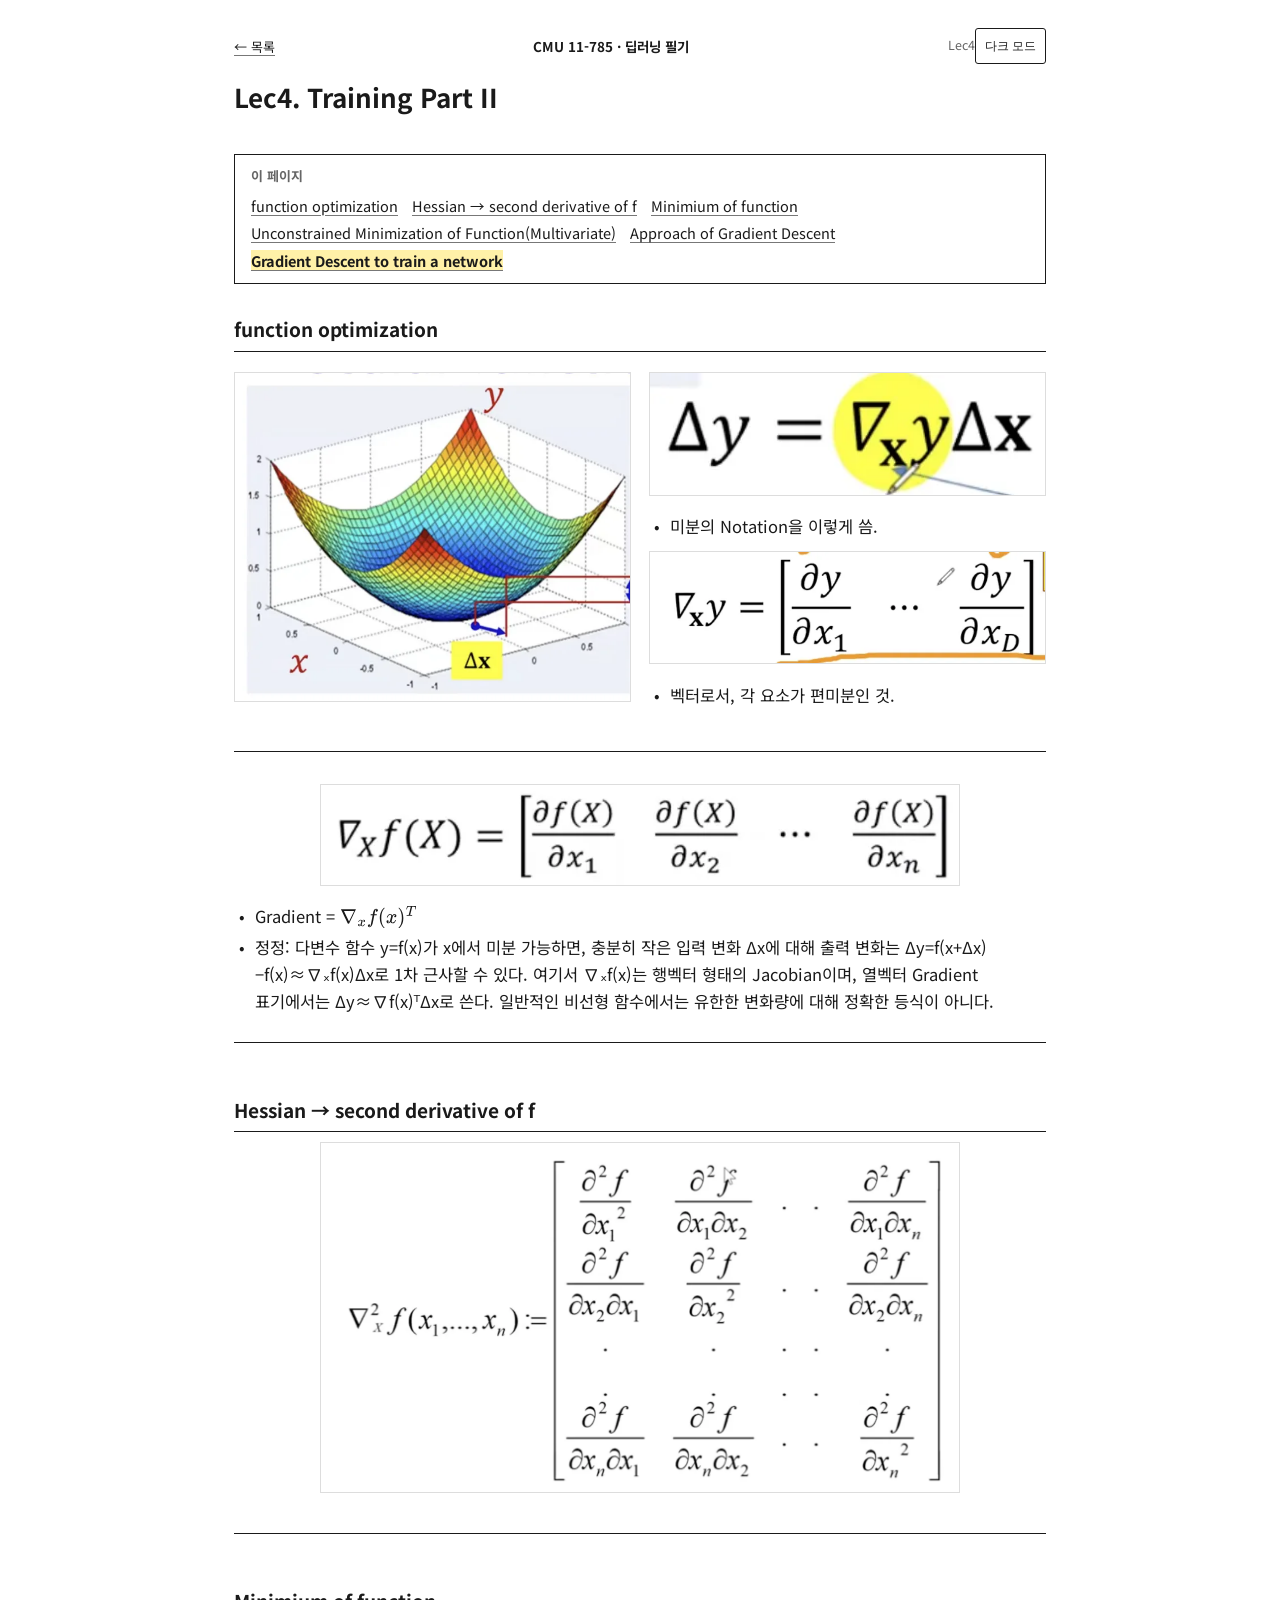
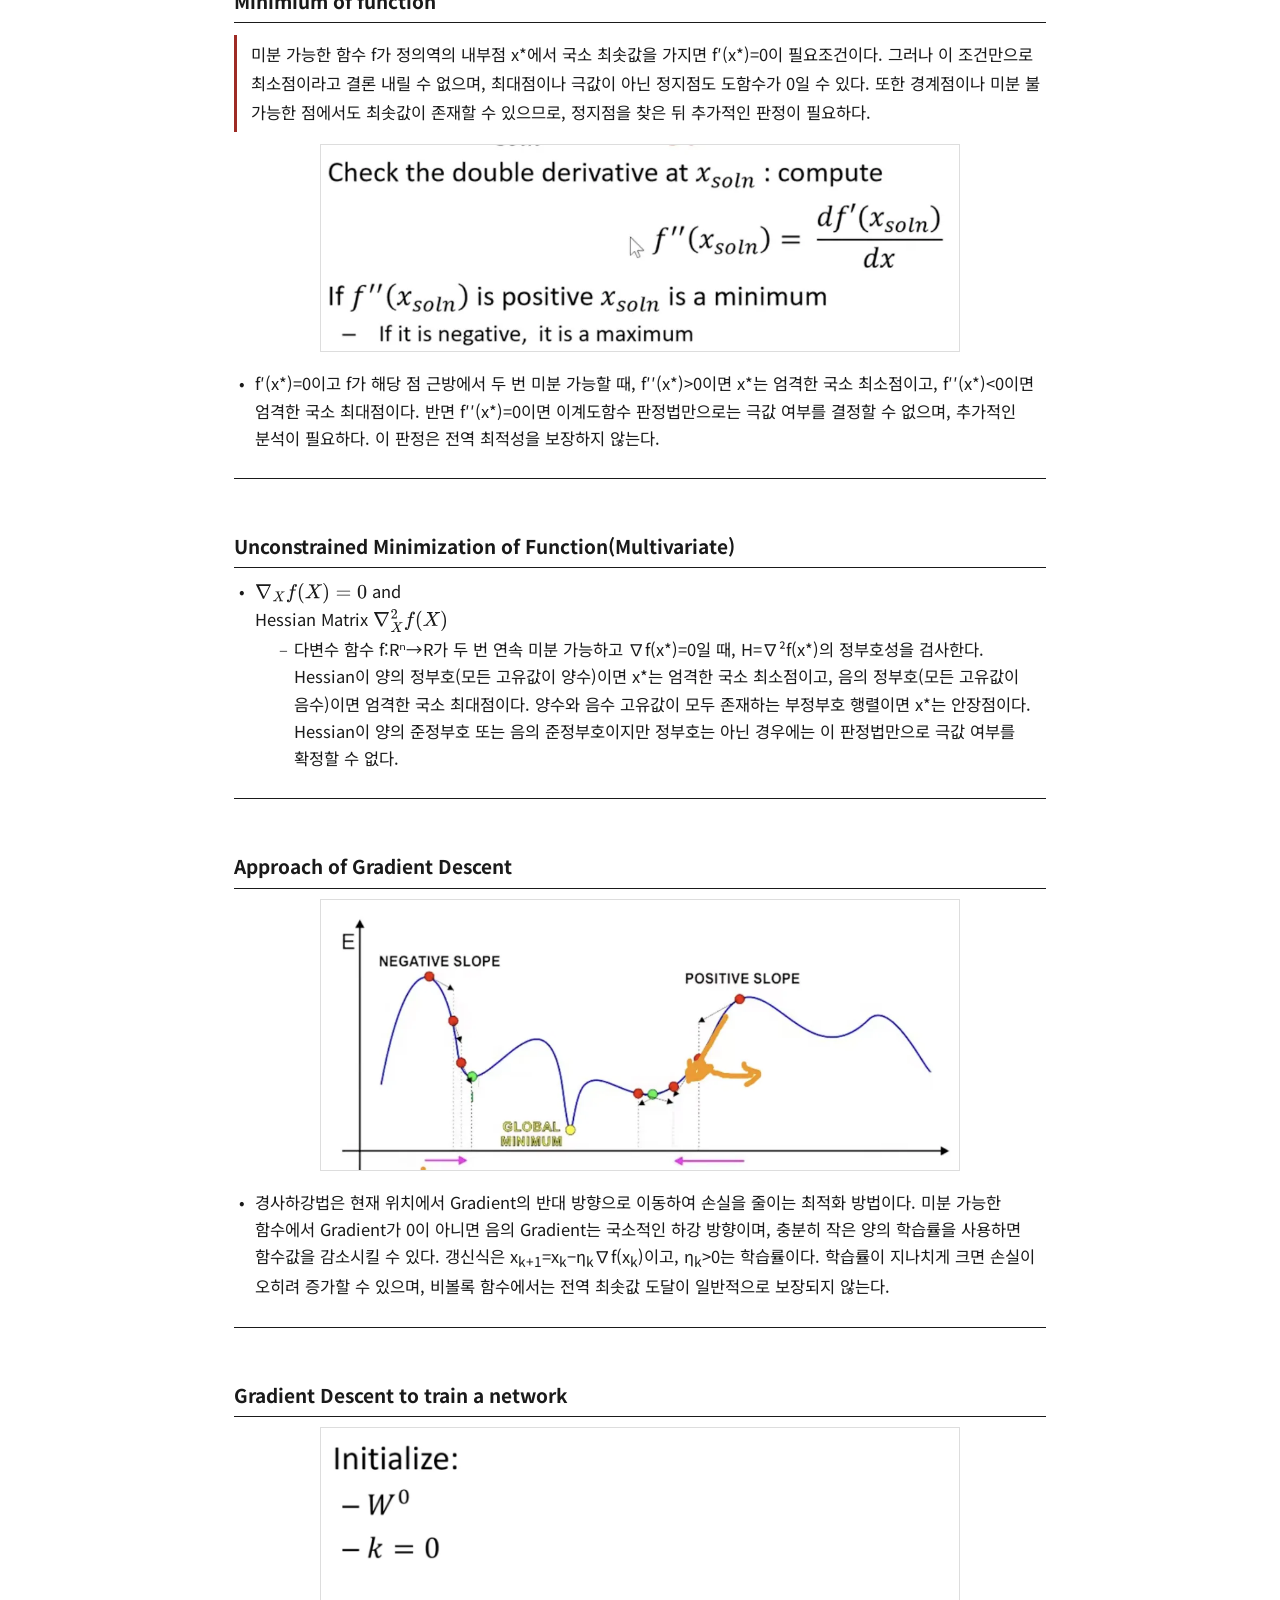
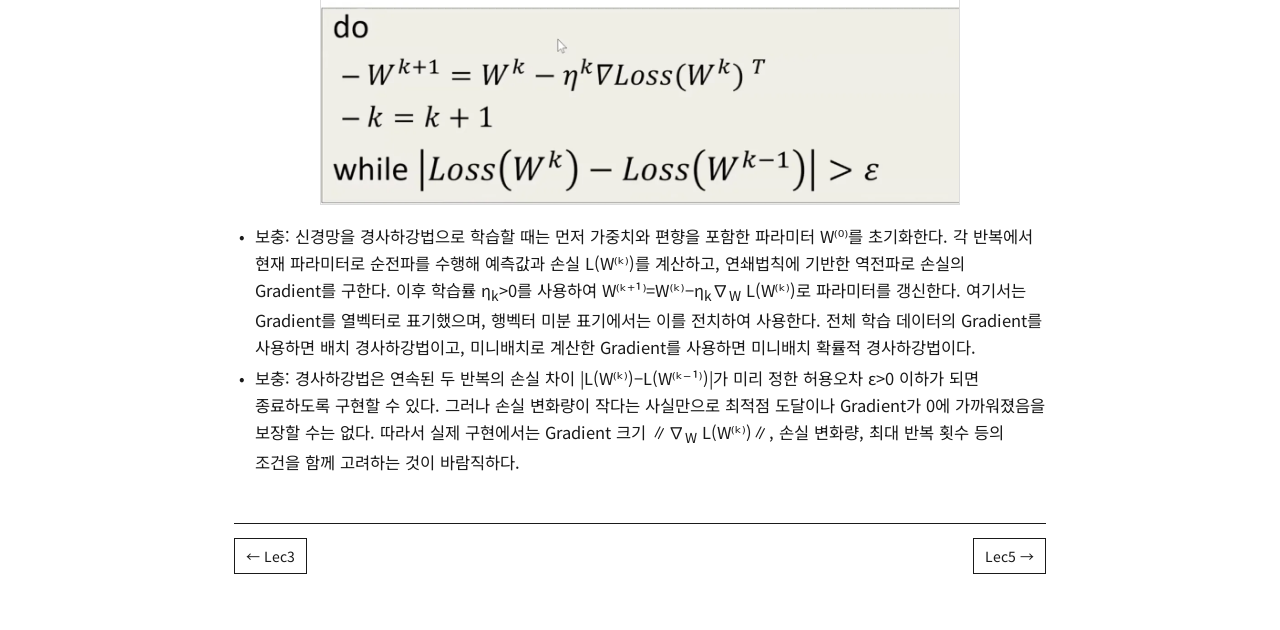
<file: lec4.html>
<!DOCTYPE html>
<html lang="ko">
<head>
<meta charset="utf-8">
<meta name="viewport" content="width=device-width, initial-scale=1">
<title>Lec4. Training Part II · 딥러닝 필기</title>
<link rel="icon" type="image/svg+xml" href="favicon.svg">
<link rel="preconnect" href="https://fonts.googleapis.com">
<link rel="preconnect" href="https://fonts.gstatic.com" crossorigin>
<link href="https://fonts.googleapis.com/css2?family=Noto+Sans+KR:wght@400;700&display=swap" rel="stylesheet">
<link rel="stylesheet" href="style.css">
<link rel="stylesheet" href="assets/v5-layer.css">
</head>
<body class="dlb">
<div class="paper">
  <div class="phead">
    <a class="to-home" href="index.html">&larr; 목록</a>
    <span class="phead-c">CMU 11-785 · 딥러닝 필기</span>
    <span class="phead-r">Lec4</span>
  </div>
  <h1 class="t-title">Lec4. Training Part II</h1>
  <div class="body notes">
    <section class="part">
    <h2 class="sec-h">function optimization</h2>
    <div class="cols">
<div class="col" style="flex:1">
<div class="figwrap"><img src="img/lec4-01.webp" alt="Lec4. Training Part II 강의 캡처 1" width="696" height="578" loading="lazy"></div>
</div>
<div class="col" style="flex:1">
<div class="figwrap"><img src="img/lec4-02.webp" alt="Lec4. Training Part II 강의 캡처 2" width="408" height="126" loading="lazy"></div>
<ul>
<li>미분의 Notation을 이렇게 씀.
</li>
</ul>
<div class="figwrap"><img src="img/lec4-03.webp" alt="Lec4. Training Part II 강의 캡처 3" width="780" height="220" loading="lazy"></div>
<ul>
<li>벡터로서, 각 요소가 편미분인 것.
</li>
</ul>
</div>
</div>
    </section>
    <section class="part">
    <div class="figwrap"><img src="img/lec4-04.webp" alt="Lec4. Training Part II 강의 캡처 4" width="760" height="118" loading="lazy"></div>
<ul>
<li>Gradient = <span class="mjx"><svg focusable="false" aria-hidden="true" style="vertical-align: -0.566ex;" xmlns="http://www.w3.org/2000/svg" width="8.6ex" height="2.47ex" role="img" focusable="false" viewBox="0 -841.7 3801.3 1091.7"><g stroke="currentColor" fill="currentColor" stroke-width="0" transform="scale(1,-1)"><g data-mml-node="math"><g data-mml-node="msub"><g data-mml-node="mi"><path data-c="2207" d="M46 676Q46 679 51 683H781Q786 679 786 676Q786 674 617 326T444 -26Q439 -33 416 -33T388 -26Q385 -22 216 326T46 676ZM697 596Q697 597 445 597T193 596Q195 591 319 336T445 80L697 596Z"></path></g><g data-mml-node="mi" transform="translate(866,-150) scale(0.707)"><path data-c="1D465" d="M52 289Q59 331 106 386T222 442Q257 442 286 424T329 379Q371 442 430 442Q467 442 494 420T522 361Q522 332 508 314T481 292T458 288Q439 288 427 299T415 328Q415 374 465 391Q454 404 425 404Q412 404 406 402Q368 386 350 336Q290 115 290 78Q290 50 306 38T341 26Q378 26 414 59T463 140Q466 150 469 151T485 153H489Q504 153 504 145Q504 144 502 134Q486 77 440 33T333 -11Q263 -11 227 52Q186 -10 133 -10H127Q78 -10 57 16T35 71Q35 103 54 123T99 143Q142 143 142 101Q142 81 130 66T107 46T94 41L91 40Q91 39 97 36T113 29T132 26Q168 26 194 71Q203 87 217 139T245 247T261 313Q266 340 266 352Q266 380 251 392T217 404Q177 404 142 372T93 290Q91 281 88 280T72 278H58Q52 284 52 289Z"></path></g></g><g data-mml-node="mi" transform="translate(1320.5,0)"><path data-c="1D453" d="M118 -162Q120 -162 124 -164T135 -167T147 -168Q160 -168 171 -155T187 -126Q197 -99 221 27T267 267T289 382V385H242Q195 385 192 387Q188 390 188 397L195 425Q197 430 203 430T250 431Q298 431 298 432Q298 434 307 482T319 540Q356 705 465 705Q502 703 526 683T550 630Q550 594 529 578T487 561Q443 561 443 603Q443 622 454 636T478 657L487 662Q471 668 457 668Q445 668 434 658T419 630Q412 601 403 552T387 469T380 433Q380 431 435 431Q480 431 487 430T498 424Q499 420 496 407T491 391Q489 386 482 386T428 385H372L349 263Q301 15 282 -47Q255 -132 212 -173Q175 -205 139 -205Q107 -205 81 -186T55 -132Q55 -95 76 -78T118 -61Q162 -61 162 -103Q162 -122 151 -136T127 -157L118 -162Z"></path></g><g data-mml-node="mo" transform="translate(1870.5,0)"><path data-c="28" d="M94 250Q94 319 104 381T127 488T164 576T202 643T244 695T277 729T302 750H315H319Q333 750 333 741Q333 738 316 720T275 667T226 581T184 443T167 250T184 58T225 -81T274 -167T316 -220T333 -241Q333 -250 318 -250H315H302L274 -226Q180 -141 137 -14T94 250Z"></path></g><g data-mml-node="mi" transform="translate(2259.5,0)"><path data-c="1D465" d="M52 289Q59 331 106 386T222 442Q257 442 286 424T329 379Q371 442 430 442Q467 442 494 420T522 361Q522 332 508 314T481 292T458 288Q439 288 427 299T415 328Q415 374 465 391Q454 404 425 404Q412 404 406 402Q368 386 350 336Q290 115 290 78Q290 50 306 38T341 26Q378 26 414 59T463 140Q466 150 469 151T485 153H489Q504 153 504 145Q504 144 502 134Q486 77 440 33T333 -11Q263 -11 227 52Q186 -10 133 -10H127Q78 -10 57 16T35 71Q35 103 54 123T99 143Q142 143 142 101Q142 81 130 66T107 46T94 41L91 40Q91 39 97 36T113 29T132 26Q168 26 194 71Q203 87 217 139T245 247T261 313Q266 340 266 352Q266 380 251 392T217 404Q177 404 142 372T93 290Q91 281 88 280T72 278H58Q52 284 52 289Z"></path></g><g data-mml-node="msup" transform="translate(2831.5,0)"><g data-mml-node="mo"><path data-c="29" d="M60 749L64 750Q69 750 74 750H86L114 726Q208 641 251 514T294 250Q294 182 284 119T261 12T224 -76T186 -143T145 -194T113 -227T90 -246Q87 -249 86 -250H74Q66 -250 63 -250T58 -247T55 -238Q56 -237 66 -225Q221 -64 221 250T66 725Q56 737 55 738Q55 746 60 749Z"></path></g><g data-mml-node="mi" transform="translate(422,363) scale(0.707)"><path data-c="1D447" d="M40 437Q21 437 21 445Q21 450 37 501T71 602L88 651Q93 669 101 677H569H659Q691 677 697 676T704 667Q704 661 687 553T668 444Q668 437 649 437Q640 437 637 437T631 442L629 445Q629 451 635 490T641 551Q641 586 628 604T573 629Q568 630 515 631Q469 631 457 630T439 622Q438 621 368 343T298 60Q298 48 386 46Q418 46 427 45T436 36Q436 31 433 22Q429 4 424 1L422 0Q419 0 415 0Q410 0 363 1T228 2Q99 2 64 0H49Q43 6 43 9T45 27Q49 40 55 46H83H94Q174 46 189 55Q190 56 191 56Q196 59 201 76T241 233Q258 301 269 344Q339 619 339 625Q339 630 310 630H279Q212 630 191 624Q146 614 121 583T67 467Q60 445 57 441T43 437H40Z"></path></g></g></g></g></svg></span>
</li>
<li>정정: 다변수 함수 y=f(x)가 x에서 미분 가능하면, 충분히 작은 입력 변화 Δx에 대해 출력 변화는 Δy=f(x+Δx)−f(x)≈∇ₓf(x)Δx로 1차 근사할 수 있다. 여기서 ∇ₓf(x)는 행벡터 형태의 Jacobian이며, 열벡터 Gradient 표기에서는 Δy≈∇f(x)ᵀΔx로 쓴다. 일반적인 비선형 함수에서는 유한한 변화량에 대해 정확한 등식이 아니다.
</li>
</ul>
    </section>
    <section class="part">
    <h2 class="sec-h">Hessian → second derivative of f</h2>
    <div class="figwrap"><img src="img/lec4-05.webp" alt="Lec4. Training Part II 강의 캡처 5" width="1290" height="706" loading="lazy"></div>
    </section>
    <section class="part">
    <h2 class="sec-h">Minimium of function</h2>
    <div class="warn">미분 가능한 함수 f가 정의역의 내부점 x*에서 국소 최솟값을 가지면 f′(x*)=0이 필요조건이다. 그러나 이 조건만으로 최소점이라고 결론 내릴 수 없으며, 최대점이나 극값이 아닌 정지점도 도함수가 0일 수 있다. 또한 경계점이나 미분 불가능한 점에서도 최솟값이 존재할 수 있으므로, 정지점을 찾은 뒤 추가적인 판정이 필요하다.</div>
<div class="figwrap"><img src="img/lec4-06.webp" alt="Lec4. Training Part II 강의 캡처 6" width="1056" height="342" loading="lazy"></div>
<ul>
<li>f′(x*)=0이고 f가 해당 점 근방에서 두 번 미분 가능할 때, f′′(x*)>0이면 x*는 엄격한 국소 최소점이고, f′′(x*)&lt;0이면 엄격한 국소 최대점이다. 반면 f′′(x*)=0이면 이계도함수 판정법만으로는 극값 여부를 결정할 수 없으며, 추가적인 분석이 필요하다. 이 판정은 전역 최적성을 보장하지 않는다.
</li>
</ul>
    </section>
    <section class="part">
    <h2 class="sec-h">Unconstrained Minimization of Function(Multivariate)</h2>
    <ul>
<li><span class="mjx"><svg focusable="false" aria-hidden="true" style="vertical-align: -0.566ex;" xmlns="http://www.w3.org/2000/svg" width="12.516ex" height="2.262ex" role="img" focusable="false" viewBox="0 -750 5532 1000"><g stroke="currentColor" fill="currentColor" stroke-width="0" transform="scale(1,-1)"><g data-mml-node="math"><g data-mml-node="msub"><g data-mml-node="mi"><path data-c="2207" d="M46 676Q46 679 51 683H781Q786 679 786 676Q786 674 617 326T444 -26Q439 -33 416 -33T388 -26Q385 -22 216 326T46 676ZM697 596Q697 597 445 597T193 596Q195 591 319 336T445 80L697 596Z"></path></g><g data-mml-node="mi" transform="translate(866,-150) scale(0.707)"><path data-c="1D44B" d="M42 0H40Q26 0 26 11Q26 15 29 27Q33 41 36 43T55 46Q141 49 190 98Q200 108 306 224T411 342Q302 620 297 625Q288 636 234 637H206Q200 643 200 645T202 664Q206 677 212 683H226Q260 681 347 681Q380 681 408 681T453 682T473 682Q490 682 490 671Q490 670 488 658Q484 643 481 640T465 637Q434 634 411 620L488 426L541 485Q646 598 646 610Q646 628 622 635Q617 635 609 637Q594 637 594 648Q594 650 596 664Q600 677 606 683H618Q619 683 643 683T697 681T738 680Q828 680 837 683H845Q852 676 852 672Q850 647 840 637H824Q790 636 763 628T722 611T698 593L687 584Q687 585 592 480L505 384Q505 383 536 304T601 142T638 56Q648 47 699 46Q734 46 734 37Q734 35 732 23Q728 7 725 4T711 1Q708 1 678 1T589 2Q528 2 496 2T461 1Q444 1 444 10Q444 11 446 25Q448 35 450 39T455 44T464 46T480 47T506 54Q523 62 523 64Q522 64 476 181L429 299Q241 95 236 84Q232 76 232 72Q232 53 261 47Q262 47 267 47T273 46Q276 46 277 46T280 45T283 42T284 35Q284 26 282 19Q279 6 276 4T261 1Q258 1 243 1T201 2T142 2Q64 2 42 0Z"></path></g></g><g data-mml-node="mi" transform="translate(1518.5,0)"><path data-c="1D453" d="M118 -162Q120 -162 124 -164T135 -167T147 -168Q160 -168 171 -155T187 -126Q197 -99 221 27T267 267T289 382V385H242Q195 385 192 387Q188 390 188 397L195 425Q197 430 203 430T250 431Q298 431 298 432Q298 434 307 482T319 540Q356 705 465 705Q502 703 526 683T550 630Q550 594 529 578T487 561Q443 561 443 603Q443 622 454 636T478 657L487 662Q471 668 457 668Q445 668 434 658T419 630Q412 601 403 552T387 469T380 433Q380 431 435 431Q480 431 487 430T498 424Q499 420 496 407T491 391Q489 386 482 386T428 385H372L349 263Q301 15 282 -47Q255 -132 212 -173Q175 -205 139 -205Q107 -205 81 -186T55 -132Q55 -95 76 -78T118 -61Q162 -61 162 -103Q162 -122 151 -136T127 -157L118 -162Z"></path></g><g data-mml-node="mo" transform="translate(2068.5,0)"><path data-c="28" d="M94 250Q94 319 104 381T127 488T164 576T202 643T244 695T277 729T302 750H315H319Q333 750 333 741Q333 738 316 720T275 667T226 581T184 443T167 250T184 58T225 -81T274 -167T316 -220T333 -241Q333 -250 318 -250H315H302L274 -226Q180 -141 137 -14T94 250Z"></path></g><g data-mml-node="mi" transform="translate(2457.5,0)"><path data-c="1D44B" d="M42 0H40Q26 0 26 11Q26 15 29 27Q33 41 36 43T55 46Q141 49 190 98Q200 108 306 224T411 342Q302 620 297 625Q288 636 234 637H206Q200 643 200 645T202 664Q206 677 212 683H226Q260 681 347 681Q380 681 408 681T453 682T473 682Q490 682 490 671Q490 670 488 658Q484 643 481 640T465 637Q434 634 411 620L488 426L541 485Q646 598 646 610Q646 628 622 635Q617 635 609 637Q594 637 594 648Q594 650 596 664Q600 677 606 683H618Q619 683 643 683T697 681T738 680Q828 680 837 683H845Q852 676 852 672Q850 647 840 637H824Q790 636 763 628T722 611T698 593L687 584Q687 585 592 480L505 384Q505 383 536 304T601 142T638 56Q648 47 699 46Q734 46 734 37Q734 35 732 23Q728 7 725 4T711 1Q708 1 678 1T589 2Q528 2 496 2T461 1Q444 1 444 10Q444 11 446 25Q448 35 450 39T455 44T464 46T480 47T506 54Q523 62 523 64Q522 64 476 181L429 299Q241 95 236 84Q232 76 232 72Q232 53 261 47Q262 47 267 47T273 46Q276 46 277 46T280 45T283 42T284 35Q284 26 282 19Q279 6 276 4T261 1Q258 1 243 1T201 2T142 2Q64 2 42 0Z"></path></g><g data-mml-node="mo" transform="translate(3309.5,0)"><path data-c="29" d="M60 749L64 750Q69 750 74 750H86L114 726Q208 641 251 514T294 250Q294 182 284 119T261 12T224 -76T186 -143T145 -194T113 -227T90 -246Q87 -249 86 -250H74Q66 -250 63 -250T58 -247T55 -238Q56 -237 66 -225Q221 -64 221 250T66 725Q56 737 55 738Q55 746 60 749Z"></path></g><g data-mml-node="mo" transform="translate(3976.2,0)"><path data-c="3D" d="M56 347Q56 360 70 367H707Q722 359 722 347Q722 336 708 328L390 327H72Q56 332 56 347ZM56 153Q56 168 72 173H708Q722 163 722 153Q722 140 707 133H70Q56 140 56 153Z"></path></g><g data-mml-node="mn" transform="translate(5032,0)"><path data-c="30" d="M96 585Q152 666 249 666Q297 666 345 640T423 548Q460 465 460 320Q460 165 417 83Q397 41 362 16T301 -15T250 -22Q224 -22 198 -16T137 16T82 83Q39 165 39 320Q39 494 96 585ZM321 597Q291 629 250 629Q208 629 178 597Q153 571 145 525T137 333Q137 175 145 125T181 46Q209 16 250 16Q290 16 318 46Q347 76 354 130T362 333Q362 478 354 524T321 597Z"></path></g></g></g></svg></span> and<br>Hessian Matrix <span class="mjx"><svg focusable="false" aria-hidden="true" style="vertical-align: -0.679ex;" xmlns="http://www.w3.org/2000/svg" width="8.368ex" height="2.565ex" role="img" focusable="false" viewBox="0 -833.9 3698.5 1133.9"><g stroke="currentColor" fill="currentColor" stroke-width="0" transform="scale(1,-1)"><g data-mml-node="math"><g data-mml-node="msubsup"><g data-mml-node="mi"><path data-c="2207" d="M46 676Q46 679 51 683H781Q786 679 786 676Q786 674 617 326T444 -26Q439 -33 416 -33T388 -26Q385 -22 216 326T46 676ZM697 596Q697 597 445 597T193 596Q195 591 319 336T445 80L697 596Z"></path></g><g data-mml-node="mn" transform="translate(866,363) scale(0.707)"><path data-c="32" d="M109 429Q82 429 66 447T50 491Q50 562 103 614T235 666Q326 666 387 610T449 465Q449 422 429 383T381 315T301 241Q265 210 201 149L142 93L218 92Q375 92 385 97Q392 99 409 186V189H449V186Q448 183 436 95T421 3V0H50V19V31Q50 38 56 46T86 81Q115 113 136 137Q145 147 170 174T204 211T233 244T261 278T284 308T305 340T320 369T333 401T340 431T343 464Q343 527 309 573T212 619Q179 619 154 602T119 569T109 550Q109 549 114 549Q132 549 151 535T170 489Q170 464 154 447T109 429Z"></path></g><g data-mml-node="mi" transform="translate(866,-300) scale(0.707)"><path data-c="1D44B" d="M42 0H40Q26 0 26 11Q26 15 29 27Q33 41 36 43T55 46Q141 49 190 98Q200 108 306 224T411 342Q302 620 297 625Q288 636 234 637H206Q200 643 200 645T202 664Q206 677 212 683H226Q260 681 347 681Q380 681 408 681T453 682T473 682Q490 682 490 671Q490 670 488 658Q484 643 481 640T465 637Q434 634 411 620L488 426L541 485Q646 598 646 610Q646 628 622 635Q617 635 609 637Q594 637 594 648Q594 650 596 664Q600 677 606 683H618Q619 683 643 683T697 681T738 680Q828 680 837 683H845Q852 676 852 672Q850 647 840 637H824Q790 636 763 628T722 611T698 593L687 584Q687 585 592 480L505 384Q505 383 536 304T601 142T638 56Q648 47 699 46Q734 46 734 37Q734 35 732 23Q728 7 725 4T711 1Q708 1 678 1T589 2Q528 2 496 2T461 1Q444 1 444 10Q444 11 446 25Q448 35 450 39T455 44T464 46T480 47T506 54Q523 62 523 64Q522 64 476 181L429 299Q241 95 236 84Q232 76 232 72Q232 53 261 47Q262 47 267 47T273 46Q276 46 277 46T280 45T283 42T284 35Q284 26 282 19Q279 6 276 4T261 1Q258 1 243 1T201 2T142 2Q64 2 42 0Z"></path></g></g><g data-mml-node="mi" transform="translate(1518.5,0)"><path data-c="1D453" d="M118 -162Q120 -162 124 -164T135 -167T147 -168Q160 -168 171 -155T187 -126Q197 -99 221 27T267 267T289 382V385H242Q195 385 192 387Q188 390 188 397L195 425Q197 430 203 430T250 431Q298 431 298 432Q298 434 307 482T319 540Q356 705 465 705Q502 703 526 683T550 630Q550 594 529 578T487 561Q443 561 443 603Q443 622 454 636T478 657L487 662Q471 668 457 668Q445 668 434 658T419 630Q412 601 403 552T387 469T380 433Q380 431 435 431Q480 431 487 430T498 424Q499 420 496 407T491 391Q489 386 482 386T428 385H372L349 263Q301 15 282 -47Q255 -132 212 -173Q175 -205 139 -205Q107 -205 81 -186T55 -132Q55 -95 76 -78T118 -61Q162 -61 162 -103Q162 -122 151 -136T127 -157L118 -162Z"></path></g><g data-mml-node="mo" transform="translate(2068.5,0)"><path data-c="28" d="M94 250Q94 319 104 381T127 488T164 576T202 643T244 695T277 729T302 750H315H319Q333 750 333 741Q333 738 316 720T275 667T226 581T184 443T167 250T184 58T225 -81T274 -167T316 -220T333 -241Q333 -250 318 -250H315H302L274 -226Q180 -141 137 -14T94 250Z"></path></g><g data-mml-node="mi" transform="translate(2457.5,0)"><path data-c="1D44B" d="M42 0H40Q26 0 26 11Q26 15 29 27Q33 41 36 43T55 46Q141 49 190 98Q200 108 306 224T411 342Q302 620 297 625Q288 636 234 637H206Q200 643 200 645T202 664Q206 677 212 683H226Q260 681 347 681Q380 681 408 681T453 682T473 682Q490 682 490 671Q490 670 488 658Q484 643 481 640T465 637Q434 634 411 620L488 426L541 485Q646 598 646 610Q646 628 622 635Q617 635 609 637Q594 637 594 648Q594 650 596 664Q600 677 606 683H618Q619 683 643 683T697 681T738 680Q828 680 837 683H845Q852 676 852 672Q850 647 840 637H824Q790 636 763 628T722 611T698 593L687 584Q687 585 592 480L505 384Q505 383 536 304T601 142T638 56Q648 47 699 46Q734 46 734 37Q734 35 732 23Q728 7 725 4T711 1Q708 1 678 1T589 2Q528 2 496 2T461 1Q444 1 444 10Q444 11 446 25Q448 35 450 39T455 44T464 46T480 47T506 54Q523 62 523 64Q522 64 476 181L429 299Q241 95 236 84Q232 76 232 72Q232 53 261 47Q262 47 267 47T273 46Q276 46 277 46T280 45T283 42T284 35Q284 26 282 19Q279 6 276 4T261 1Q258 1 243 1T201 2T142 2Q64 2 42 0Z"></path></g><g data-mml-node="mo" transform="translate(3309.5,0)"><path data-c="29" d="M60 749L64 750Q69 750 74 750H86L114 726Q208 641 251 514T294 250Q294 182 284 119T261 12T224 -76T186 -143T145 -194T113 -227T90 -246Q87 -249 86 -250H74Q66 -250 63 -250T58 -247T55 -238Q56 -237 66 -225Q221 -64 221 250T66 725Q56 737 55 738Q55 746 60 749Z"></path></g></g></g></svg></span>
<ul>
<li>다변수 함수 f:Rⁿ→R가 두 번 연속 미분 가능하고 ∇f(x*)=0일 때, H=∇²f(x*)의 정부호성을 검사한다. Hessian이 양의 정부호(모든 고유값이 양수)이면 x*는 엄격한 국소 최소점이고, 음의 정부호(모든 고유값이 음수)이면 엄격한 국소 최대점이다. 양수와 음수 고유값이 모두 존재하는 부정부호 행렬이면 x*는 안장점이다. Hessian이 양의 준정부호 또는 음의 준정부호이지만 정부호는 아닌 경우에는 이 판정법만으로 극값 여부를 확정할 수 없다.
</li>
</ul>
</li>
</ul>
    </section>
    <section class="part">
    <h2 class="sec-h">Approach of Gradient Descent</h2>
    <div class="figwrap"><img src="img/lec4-07.webp" alt="Lec4. Training Part II 강의 캡처 7" width="1184" height="502" loading="lazy"></div>
<ul>
<li>경사하강법은 현재 위치에서 Gradient의 반대 방향으로 이동하여 손실을 줄이는 최적화 방법이다. 미분 가능한 함수에서 Gradient가 0이 아니면 음의 Gradient는 국소적인 하강 방향이며, 충분히 작은 양의 학습률을 사용하면 함수값을 감소시킬 수 있다. 갱신식은 x<sub>k+1</sub>=x<sub>k</sub>−η<sub>k</sub>∇f(x<sub>k</sub>)이고, η<sub>k</sub>>0는 학습률이다. 학습률이 지나치게 크면 손실이 오히려 증가할 수 있으며, 비볼록 함수에서는 전역 최솟값 도달이 일반적으로 보장되지 않는다.
</li>
</ul>
    </section>
    <section class="part">
    <h2 class="sec-h">Gradient Descent to train a network</h2>
    <div class="figwrap"><img src="img/lec4-08.webp" alt="Lec4. Training Part II 강의 캡처 8" width="1400" height="825" loading="lazy"></div>
<ul>
<li>보충: 신경망을 경사하강법으로 학습할 때는 먼저 가중치와 편향을 포함한 파라미터 W⁽⁰⁾를 초기화한다. 각 반복에서 현재 파라미터로 순전파를 수행해 예측값과 손실 L(W⁽ᵏ⁾)를 계산하고, 연쇄법칙에 기반한 역전파로 손실의 Gradient를 구한다. 이후 학습률 η<sub>k</sub>>0를 사용하여 W⁽ᵏ⁺¹⁾=W⁽ᵏ⁾−η<sub>k</sub>∇<sub>W</sub> L(W⁽ᵏ⁾)로 파라미터를 갱신한다. 여기서는 Gradient를 열벡터로 표기했으며, 행벡터 미분 표기에서는 이를 전치하여 사용한다. 전체 학습 데이터의 Gradient를 사용하면 배치 경사하강법이고, 미니배치로 계산한 Gradient를 사용하면 미니배치 확률적 경사하강법이다.
</li>
<li>보충: 경사하강법은 연속된 두 반복의 손실 차이 |L(W⁽ᵏ⁾)−L(W⁽ᵏ⁻¹⁾)|가 미리 정한 허용오차 ε>0 이하가 되면 종료하도록 구현할 수 있다. 그러나 손실 변화량이 작다는 사실만으로 최적점 도달이나 Gradient가 0에 가까워졌음을 보장할 수는 없다. 따라서 실제 구현에서는 Gradient 크기 ∥∇<sub>W</sub> L(W⁽ᵏ⁾)∥, 손실 변화량, 최대 반복 횟수 등의 조건을 함께 고려하는 것이 바람직하다.
</li>
</ul>
    </section>
  </div>
  <div class="pnav">
    <a href="lec3.html">&larr; Lec3</a>
    <a href="lec5.html">Lec5 &rarr;</a>
  </div>
</div>
<script src="assets/v5.js"></script>
</body>
</html>
</file>
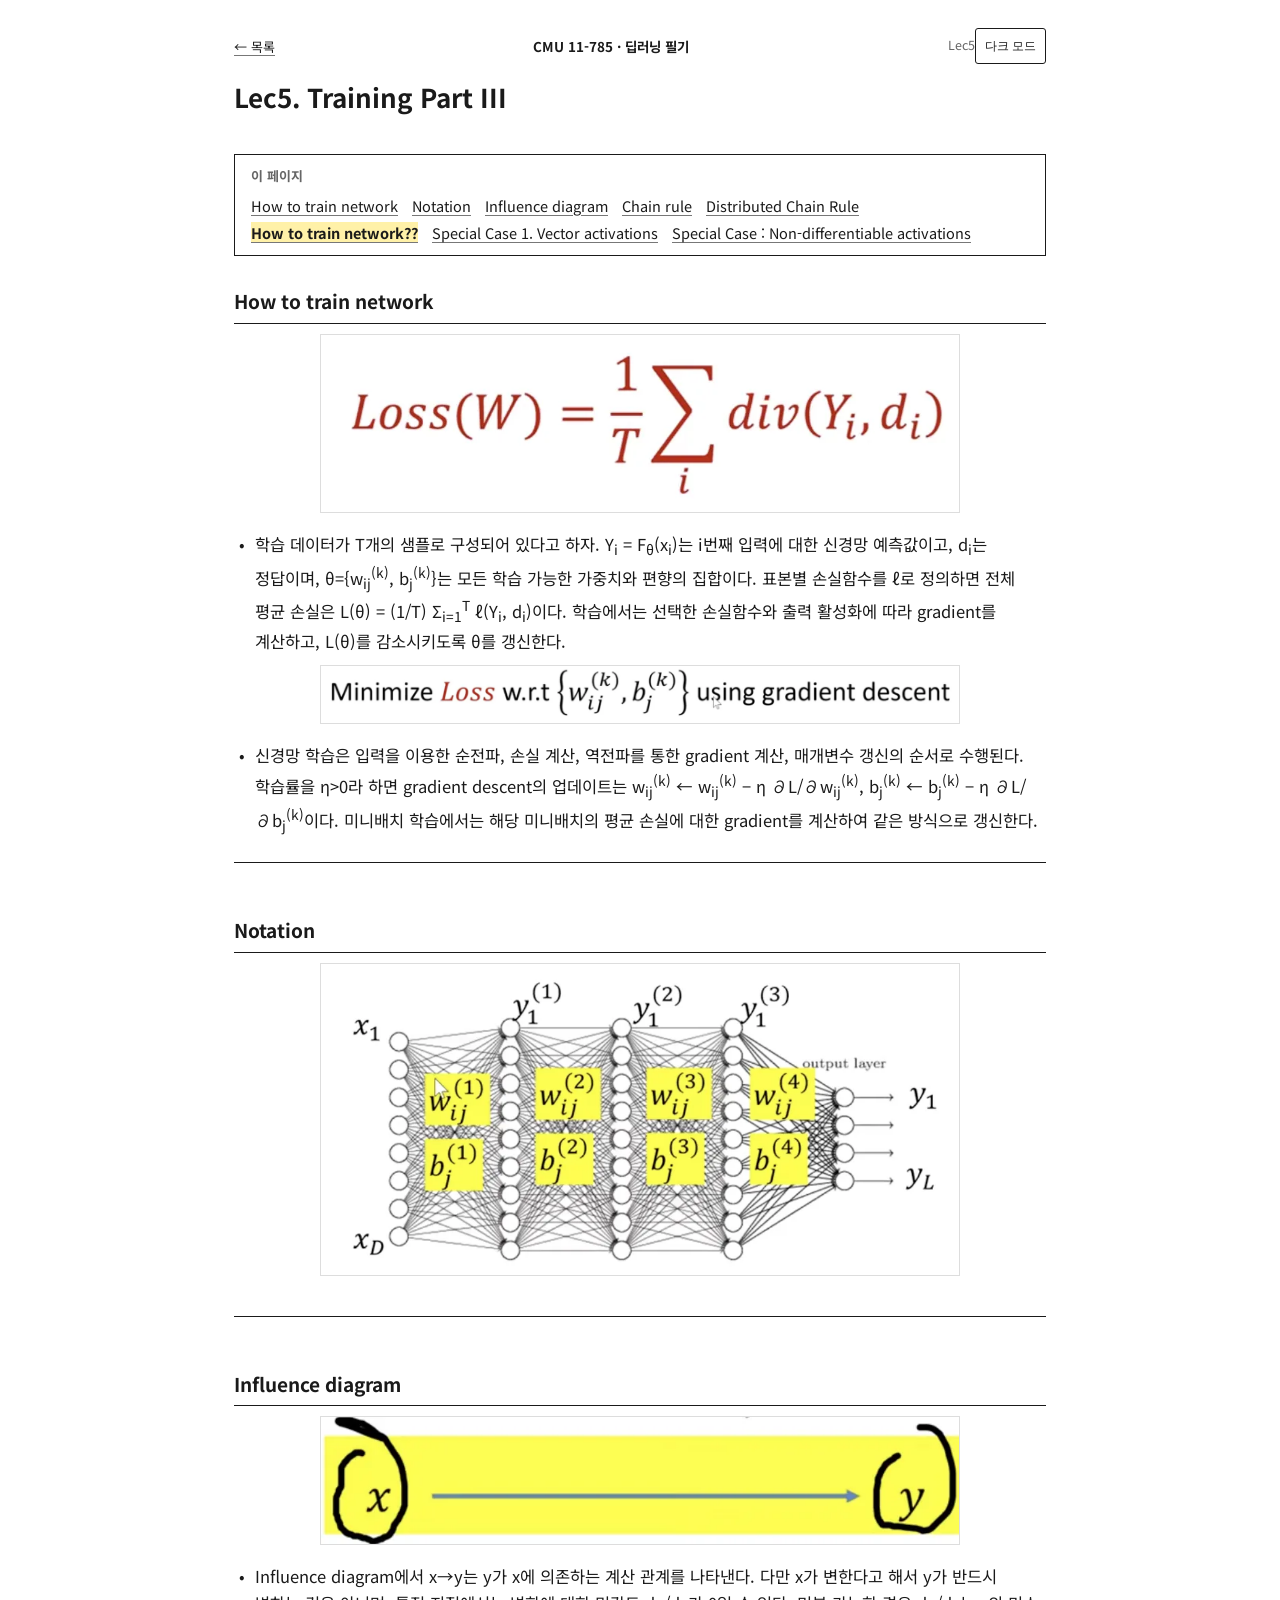
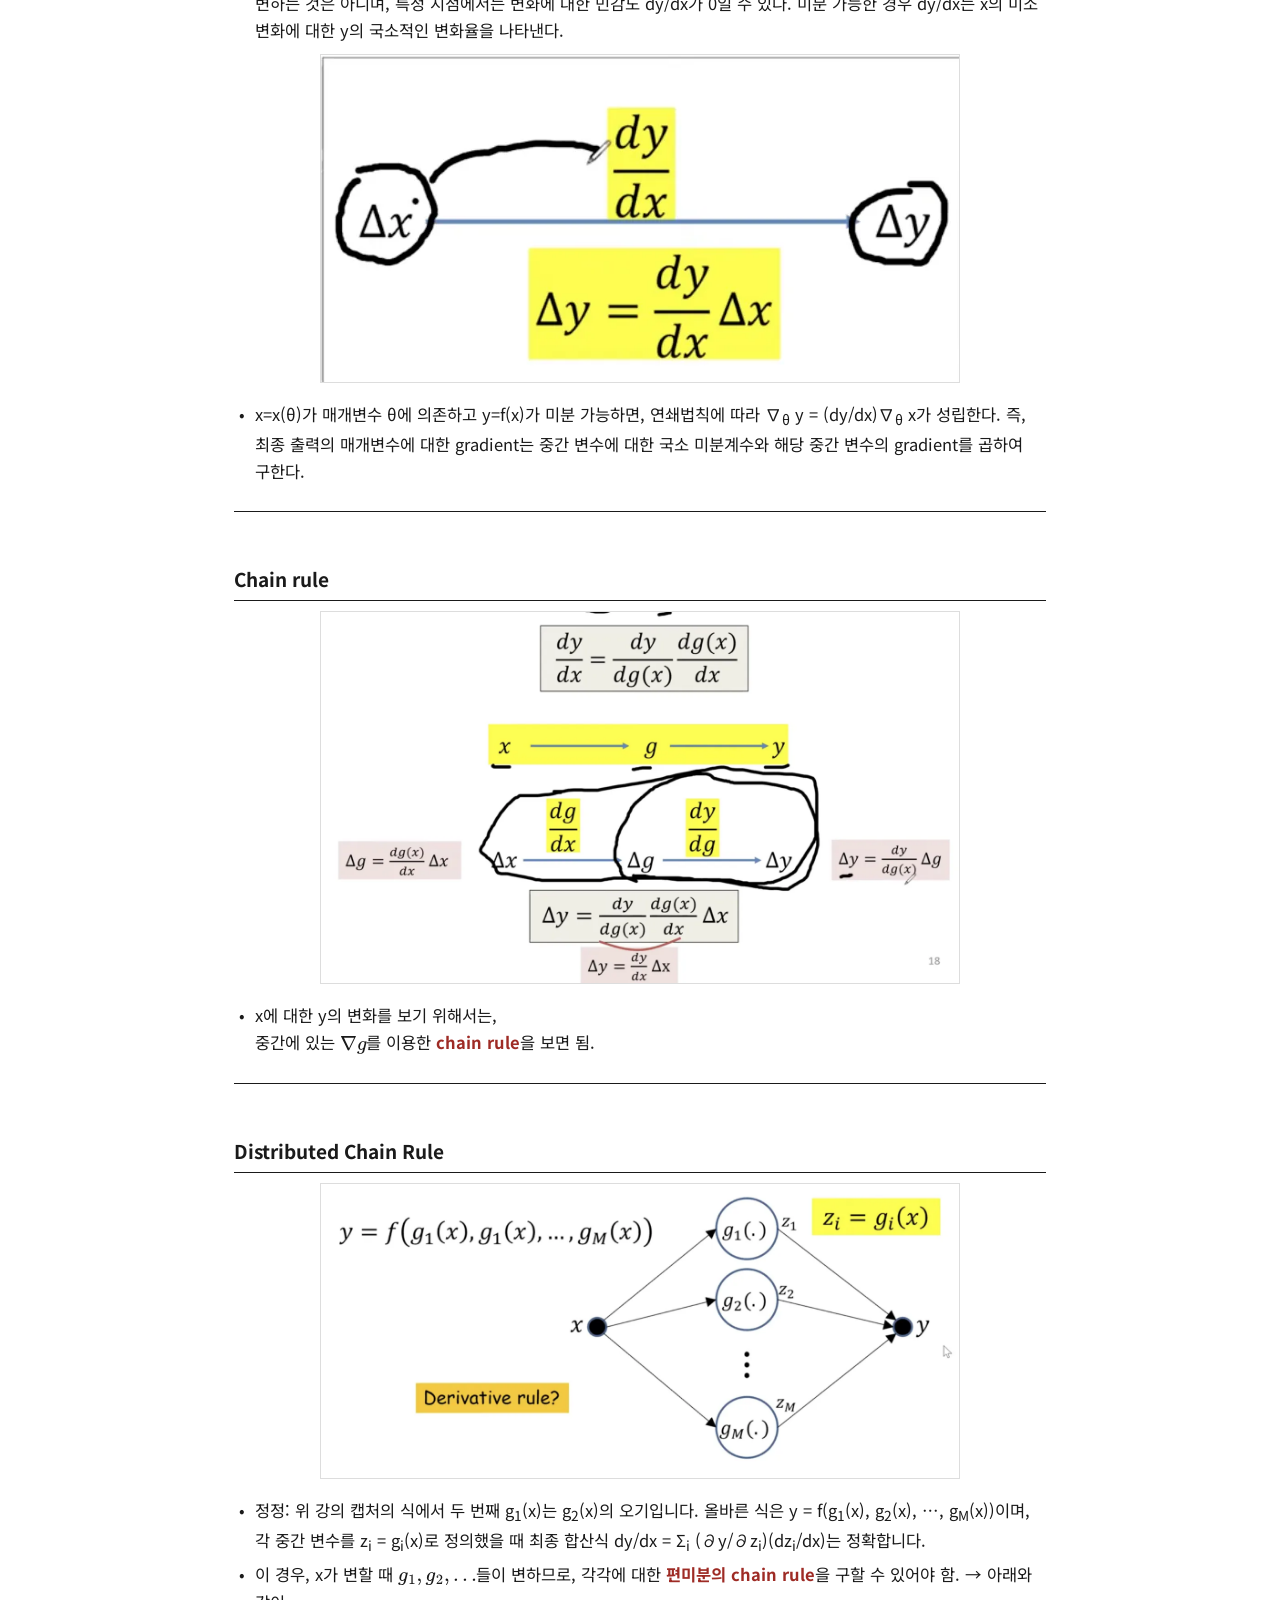
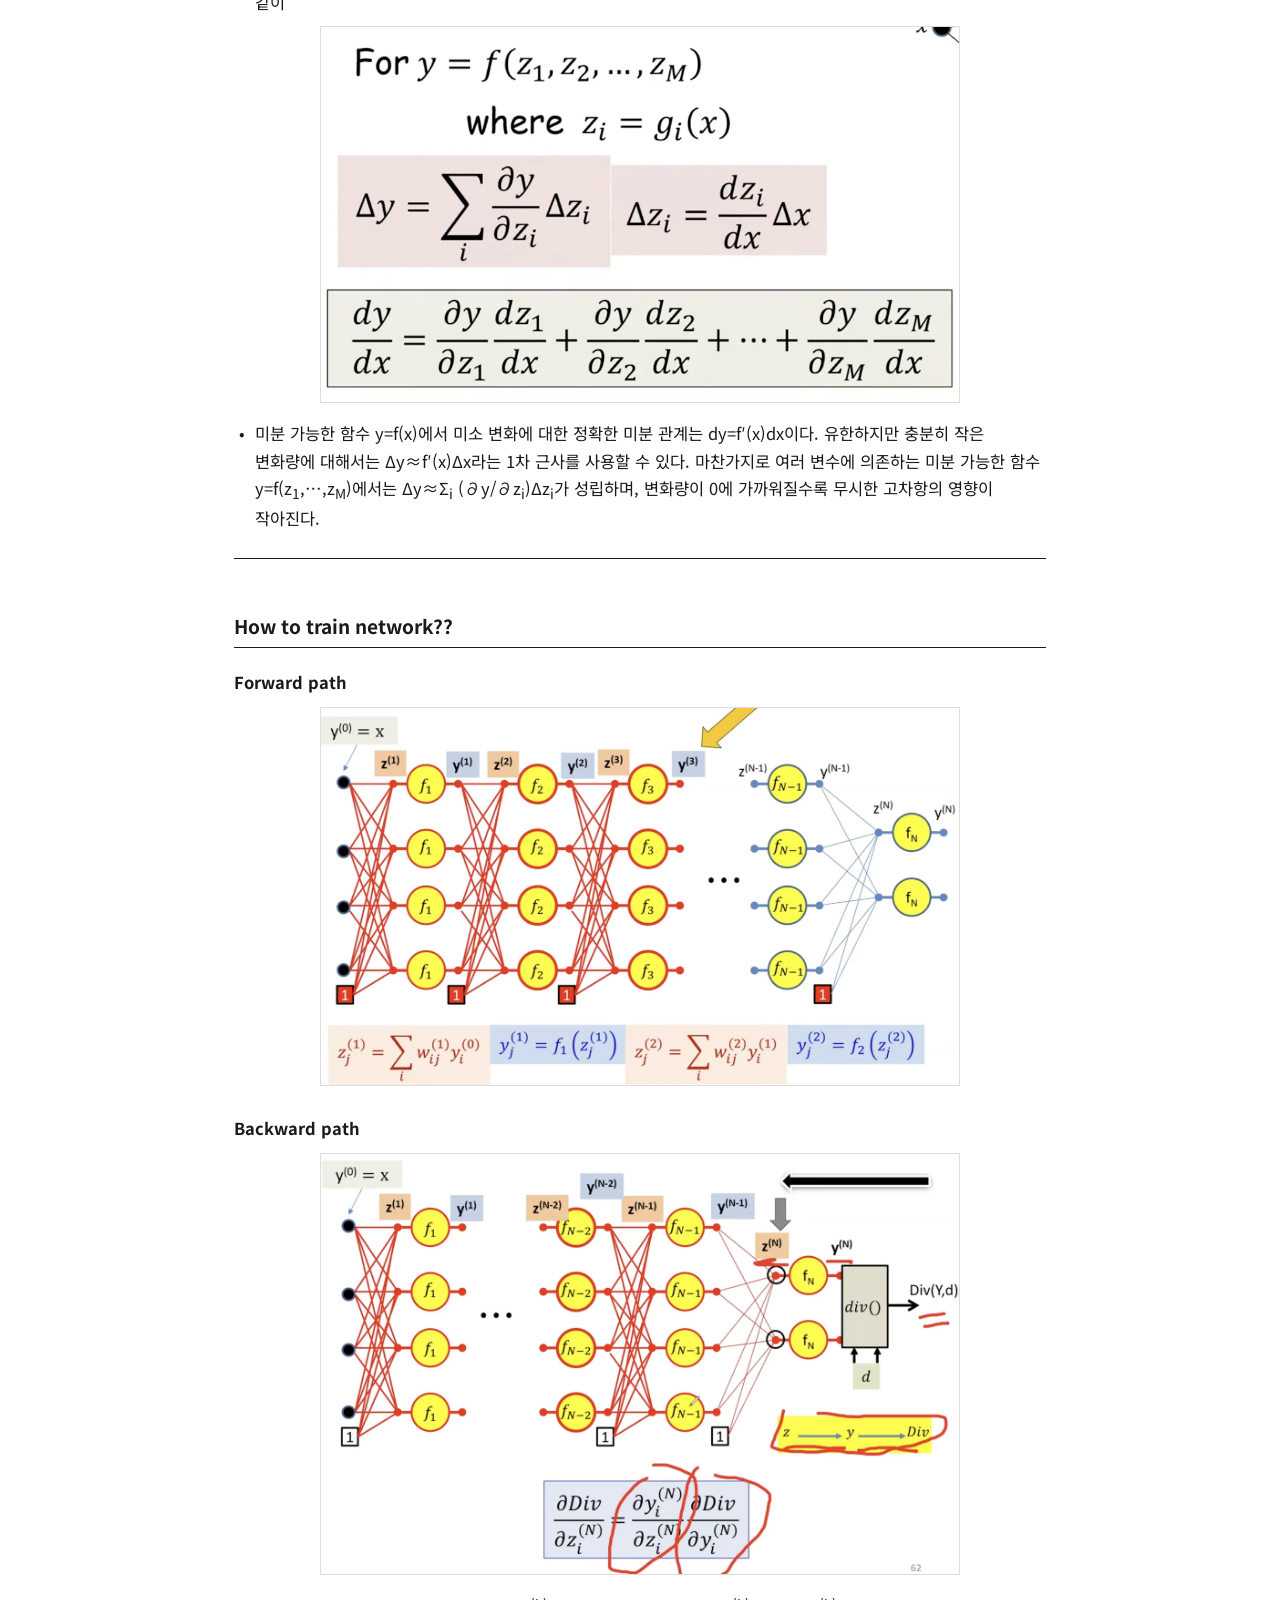
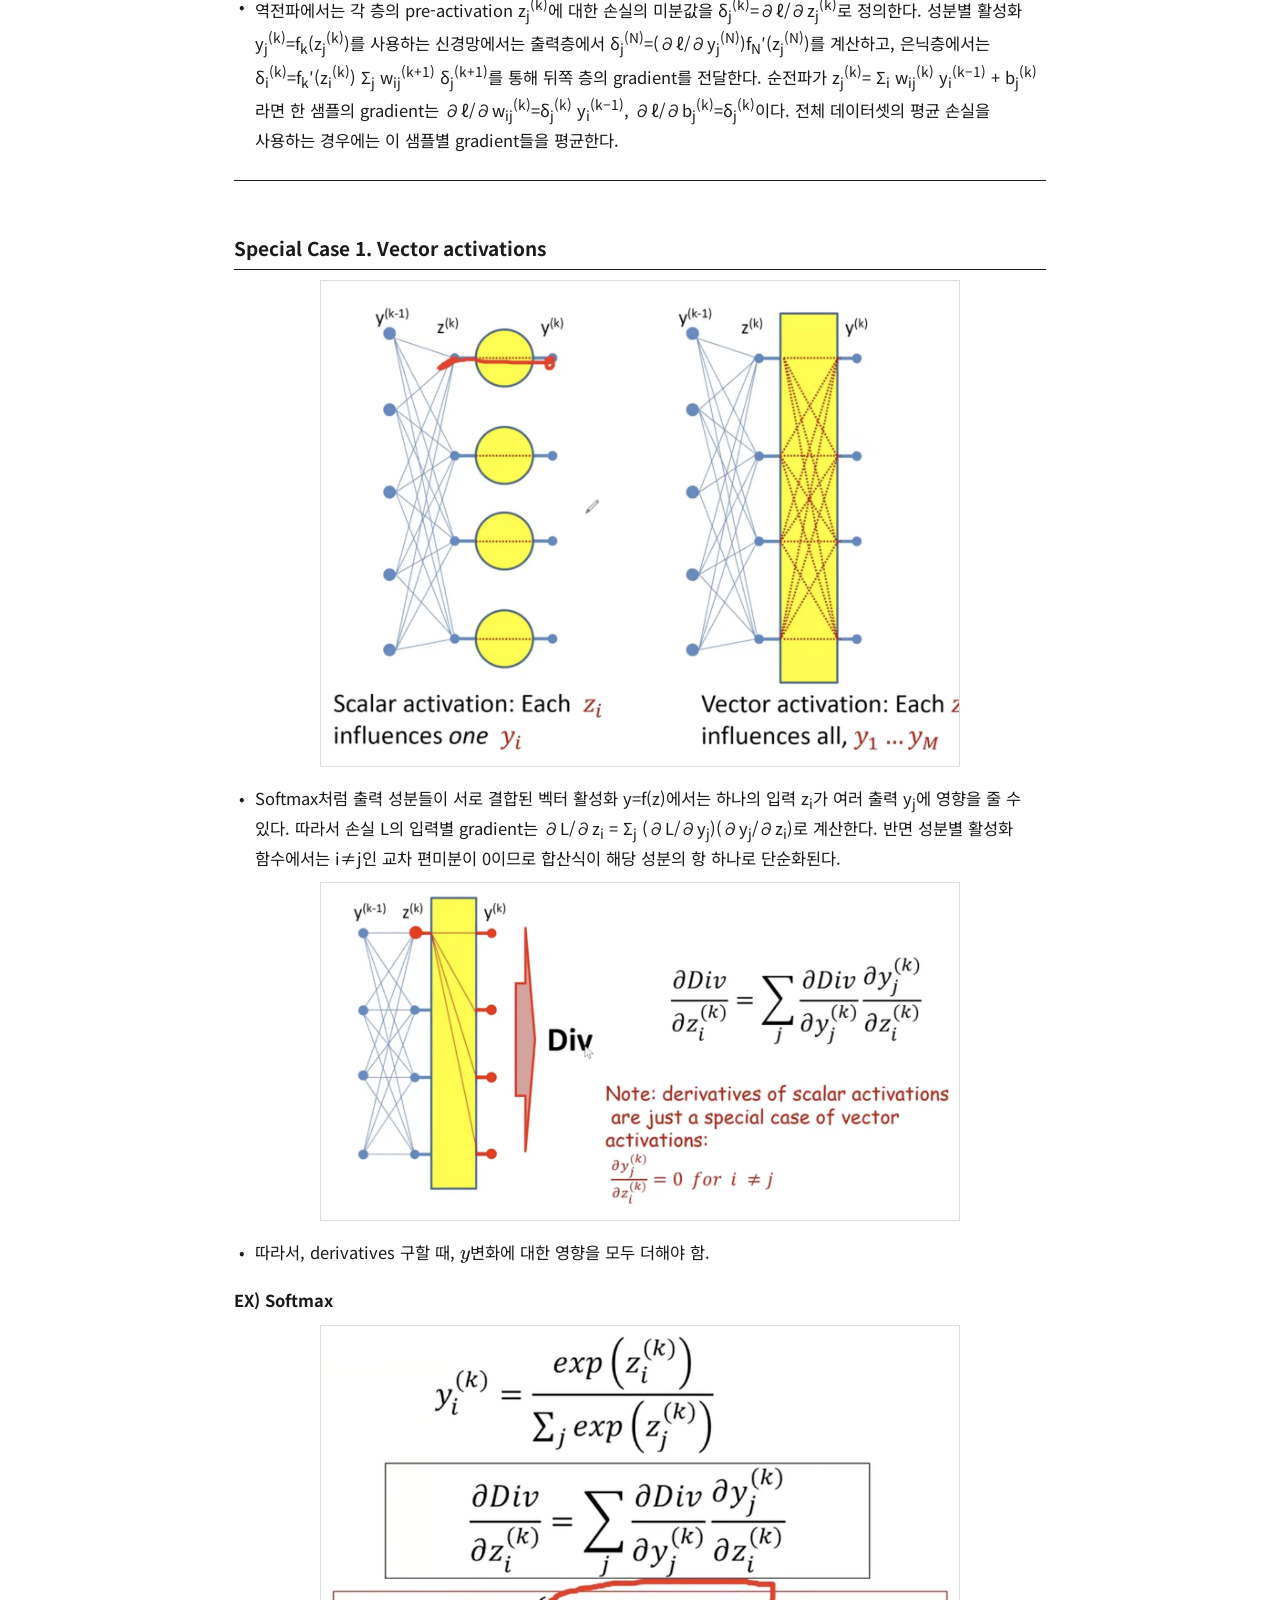
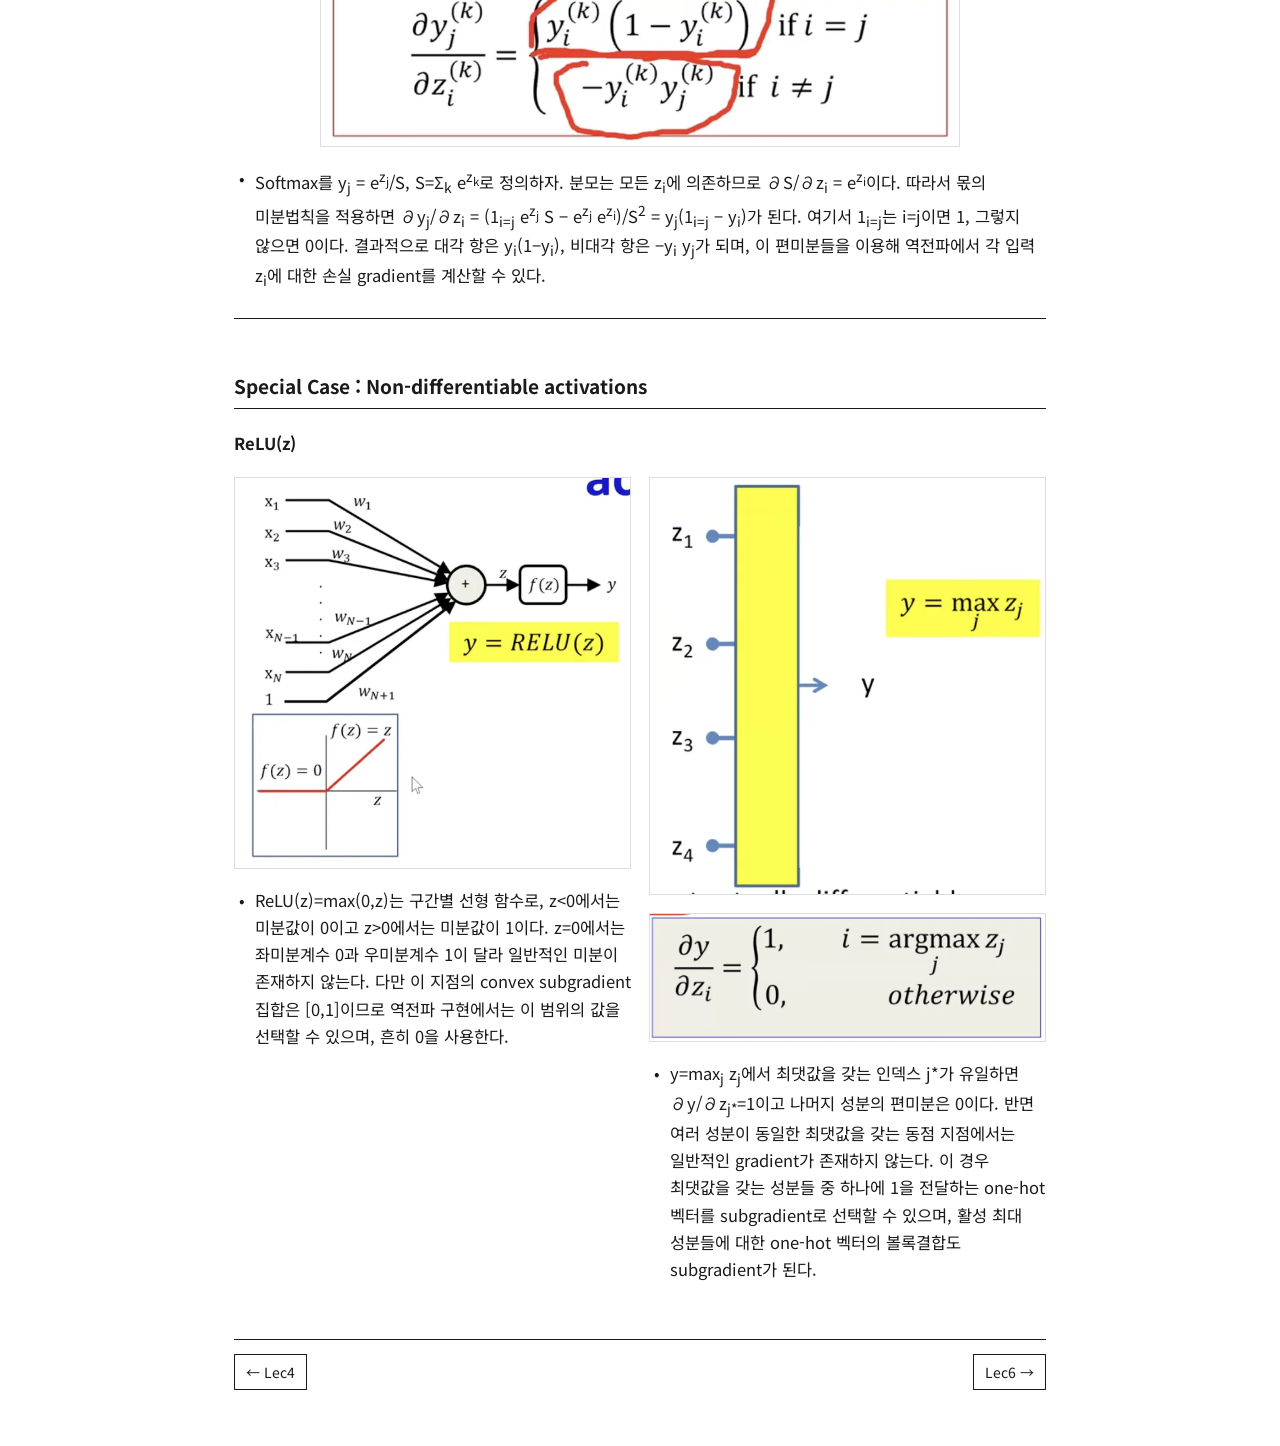
<file: lec5.html>
<!DOCTYPE html>
<html lang="ko">
<head>
<meta charset="utf-8">
<meta name="viewport" content="width=device-width, initial-scale=1">
<title>Lec5. Training Part III · 딥러닝 필기</title>
<link rel="icon" type="image/svg+xml" href="favicon.svg">
<link rel="preconnect" href="https://fonts.googleapis.com">
<link rel="preconnect" href="https://fonts.gstatic.com" crossorigin>
<link href="https://fonts.googleapis.com/css2?family=Noto+Sans+KR:wght@400;700&display=swap" rel="stylesheet">
<link rel="stylesheet" href="style.css">
<link rel="stylesheet" href="assets/v5-layer.css">
</head>
<body class="dlb">
<div class="paper">
  <div class="phead">
    <a class="to-home" href="index.html">&larr; 목록</a>
    <span class="phead-c">CMU 11-785 · 딥러닝 필기</span>
    <span class="phead-r">Lec5</span>
  </div>
  <h1 class="t-title">Lec5. Training Part III</h1>
  <div class="body notes">
    <section class="part">
    <h2 class="sec-h">How to train network</h2>
    <div class="figwrap"><img src="img/lec5-01.webp" alt="Lec5. Training Part III 강의 캡처 1" width="850" height="236" loading="lazy"></div>
<ul>
<li>학습 데이터가 T개의 샘플로 구성되어 있다고 하자. Y<sub>i</sub> = F<sub>θ</sub>(x<sub>i</sub>)는 i번째 입력에 대한 신경망 예측값이고, d<sub>i</sub>는 정답이며, θ={w<sub>ij</sub><sup>(k)</sup>, b<sub>j</sub><sup>(k)</sup>}는 모든 학습 가능한 가중치와 편향의 집합이다. 표본별 손실함수를 ℓ로 정의하면 전체 평균 손실은 L(θ) = (1/T) Σ<sub>i=1</sub><sup>T</sup> ℓ(Y<sub>i</sub>, d<sub>i</sub>)이다. 학습에서는 선택한 손실함수와 출력 활성화에 따라 gradient를 계산하고, L(θ)를 감소시키도록 θ를 갱신한다.
</li>
</ul>
<div class="figwrap"><img src="img/lec5-02.webp" alt="Lec5. Training Part III 강의 캡처 2" width="1400" height="126" loading="lazy"></div>
<ul>
<li>신경망 학습은 입력을 이용한 순전파, 손실 계산, 역전파를 통한 gradient 계산, 매개변수 갱신의 순서로 수행된다. 학습률을 η&gt;0라 하면 gradient descent의 업데이트는 w<sub>ij</sub><sup>(k)</sup> ← w<sub>ij</sub><sup>(k)</sup> − η ∂L/∂w<sub>ij</sub><sup>(k)</sup>, b<sub>j</sub><sup>(k)</sup> ← b<sub>j</sub><sup>(k)</sup> − η ∂L/∂b<sub>j</sub><sup>(k)</sup>이다. 미니배치 학습에서는 해당 미니배치의 평균 손실에 대한 gradient를 계산하여 같은 방식으로 갱신한다.
</li>
</ul>
    </section>
    <section class="part">
    <h2 class="sec-h">Notation</h2>
    <div class="figwrap"><img src="img/lec5-03.webp" alt="Lec5. Training Part III 강의 캡처 3" width="938" height="458" loading="lazy"></div>
    </section>
    <section class="part">
    <h2 class="sec-h">Influence diagram</h2>
    <div class="figwrap"><img src="img/lec5-04.webp" alt="Lec5. Training Part III 강의 캡처 4" width="806" height="160" loading="lazy"></div>
<ul>
<li>Influence diagram에서 x→y는 y가 x에 의존하는 계산 관계를 나타낸다. 다만 x가 변한다고 해서 y가 반드시 변하는 것은 아니며, 특정 지점에서는 변화에 대한 민감도 dy/dx가 0일 수 있다. 미분 가능한 경우 dy/dx는 x의 미소 변화에 대한 y의 국소적인 변화율을 나타낸다.
</li>
</ul>
<div class="figwrap"><img src="img/lec5-05.webp" alt="Lec5. Training Part III 강의 캡처 5" width="794" height="406" loading="lazy"></div>
<ul>
<li>x=x(θ)가 매개변수 θ에 의존하고 y=f(x)가 미분 가능하면, 연쇄법칙에 따라 ∇<sub>θ</sub> y = (dy/dx)∇<sub>θ</sub> x가 성립한다. 즉, 최종 출력의 매개변수에 대한 gradient는 중간 변수에 대한 국소 미분계수와 해당 중간 변수의 gradient를 곱하여 구한다.
</li>
</ul>
    </section>
    <section class="part">
    <h2 class="sec-h">Chain rule</h2>
    <div class="figwrap"><img src="img/lec5-06.webp" alt="Lec5. Training Part III 강의 캡처 6" width="1400" height="814" loading="lazy"></div>
<ul>
<li>x에 대한 y의 변화를 보기 위해서는,<br>중간에 있는 <span class="mjx"><svg focusable="false" aria-hidden="true" style="vertical-align: -0.464ex;" xmlns="http://www.w3.org/2000/svg" width="2.964ex" height="2.009ex" role="img" focusable="false" viewBox="0 -683 1310 888"><g stroke="currentColor" fill="currentColor" stroke-width="0" transform="scale(1,-1)"><g data-mml-node="math"><g data-mml-node="mi"><path data-c="2207" d="M46 676Q46 679 51 683H781Q786 679 786 676Q786 674 617 326T444 -26Q439 -33 416 -33T388 -26Q385 -22 216 326T46 676ZM697 596Q697 597 445 597T193 596Q195 591 319 336T445 80L697 596Z"></path></g><g data-mml-node="mi" transform="translate(833,0)"><path data-c="1D454" d="M311 43Q296 30 267 15T206 0Q143 0 105 45T66 160Q66 265 143 353T314 442Q361 442 401 394L404 398Q406 401 409 404T418 412T431 419T447 422Q461 422 470 413T480 394Q480 379 423 152T363 -80Q345 -134 286 -169T151 -205Q10 -205 10 -137Q10 -111 28 -91T74 -71Q89 -71 102 -80T116 -111Q116 -121 114 -130T107 -144T99 -154T92 -162L90 -164H91Q101 -167 151 -167Q189 -167 211 -155Q234 -144 254 -122T282 -75Q288 -56 298 -13Q311 35 311 43ZM384 328L380 339Q377 350 375 354T369 368T359 382T346 393T328 402T306 405Q262 405 221 352Q191 313 171 233T151 117Q151 38 213 38Q269 38 323 108L331 118L384 328Z"></path></g></g></g></svg></span>를 이용한 <b class="k-blue">chain rule</b>을 보면 됨.
</li>
</ul>
    </section>
    <section class="part">
    <h2 class="sec-h">Distributed Chain Rule</h2>
    <div class="figwrap"><img src="img/lec5-07.webp" alt="Lec5. Training Part III 강의 캡처 7" width="1400" height="646" loading="lazy"></div>
<ul>
<li>정정: 위 강의 캡처의 식에서 두 번째 g<sub>1</sub>(x)는 g<sub>2</sub>(x)의 오기입니다. 올바른 식은 y = f(g<sub>1</sub>(x), g<sub>2</sub>(x), …, g<sub>M</sub>(x))이며, 각 중간 변수를 z<sub>i</sub> = g<sub>i</sub>(x)로 정의했을 때 최종 합산식 dy/dx = Σ<sub>i</sub> (∂y/∂z<sub>i</sub>)(dz<sub>i</sub>/dx)는 정확합니다.
</li>
</ul>
<ul>
<li>이 경우, x가 변할 때 <span class="mjx"><svg focusable="false" aria-hidden="true" style="vertical-align: -0.464ex;" xmlns="http://www.w3.org/2000/svg" width="8.797ex" height="1.464ex" role="img" focusable="false" viewBox="0 -442 3888.4 647"><g stroke="currentColor" fill="currentColor" stroke-width="0" transform="scale(1,-1)"><g data-mml-node="math"><g data-mml-node="msub"><g data-mml-node="mi"><path data-c="1D454" d="M311 43Q296 30 267 15T206 0Q143 0 105 45T66 160Q66 265 143 353T314 442Q361 442 401 394L404 398Q406 401 409 404T418 412T431 419T447 422Q461 422 470 413T480 394Q480 379 423 152T363 -80Q345 -134 286 -169T151 -205Q10 -205 10 -137Q10 -111 28 -91T74 -71Q89 -71 102 -80T116 -111Q116 -121 114 -130T107 -144T99 -154T92 -162L90 -164H91Q101 -167 151 -167Q189 -167 211 -155Q234 -144 254 -122T282 -75Q288 -56 298 -13Q311 35 311 43ZM384 328L380 339Q377 350 375 354T369 368T359 382T346 393T328 402T306 405Q262 405 221 352Q191 313 171 233T151 117Q151 38 213 38Q269 38 323 108L331 118L384 328Z"></path></g><g data-mml-node="mn" transform="translate(510,-150) scale(0.707)"><path data-c="31" d="M213 578L200 573Q186 568 160 563T102 556H83V602H102Q149 604 189 617T245 641T273 663Q275 666 285 666Q294 666 302 660V361L303 61Q310 54 315 52T339 48T401 46H427V0H416Q395 3 257 3Q121 3 100 0H88V46H114Q136 46 152 46T177 47T193 50T201 52T207 57T213 61V578Z"></path></g></g><g data-mml-node="mo" transform="translate(913.6,0)"><path data-c="2C" d="M78 35T78 60T94 103T137 121Q165 121 187 96T210 8Q210 -27 201 -60T180 -117T154 -158T130 -185T117 -194Q113 -194 104 -185T95 -172Q95 -168 106 -156T131 -126T157 -76T173 -3V9L172 8Q170 7 167 6T161 3T152 1T140 0Q113 0 96 17Z"></path></g><g data-mml-node="msub" transform="translate(1358.2,0)"><g data-mml-node="mi"><path data-c="1D454" d="M311 43Q296 30 267 15T206 0Q143 0 105 45T66 160Q66 265 143 353T314 442Q361 442 401 394L404 398Q406 401 409 404T418 412T431 419T447 422Q461 422 470 413T480 394Q480 379 423 152T363 -80Q345 -134 286 -169T151 -205Q10 -205 10 -137Q10 -111 28 -91T74 -71Q89 -71 102 -80T116 -111Q116 -121 114 -130T107 -144T99 -154T92 -162L90 -164H91Q101 -167 151 -167Q189 -167 211 -155Q234 -144 254 -122T282 -75Q288 -56 298 -13Q311 35 311 43ZM384 328L380 339Q377 350 375 354T369 368T359 382T346 393T328 402T306 405Q262 405 221 352Q191 313 171 233T151 117Q151 38 213 38Q269 38 323 108L331 118L384 328Z"></path></g><g data-mml-node="mn" transform="translate(510,-150) scale(0.707)"><path data-c="32" d="M109 429Q82 429 66 447T50 491Q50 562 103 614T235 666Q326 666 387 610T449 465Q449 422 429 383T381 315T301 241Q265 210 201 149L142 93L218 92Q375 92 385 97Q392 99 409 186V189H449V186Q448 183 436 95T421 3V0H50V19V31Q50 38 56 46T86 81Q115 113 136 137Q145 147 170 174T204 211T233 244T261 278T284 308T305 340T320 369T333 401T340 431T343 464Q343 527 309 573T212 619Q179 619 154 602T119 569T109 550Q109 549 114 549Q132 549 151 535T170 489Q170 464 154 447T109 429Z"></path></g></g><g data-mml-node="mo" transform="translate(2271.8,0)"><path data-c="2C" d="M78 35T78 60T94 103T137 121Q165 121 187 96T210 8Q210 -27 201 -60T180 -117T154 -158T130 -185T117 -194Q113 -194 104 -185T95 -172Q95 -168 106 -156T131 -126T157 -76T173 -3V9L172 8Q170 7 167 6T161 3T152 1T140 0Q113 0 96 17Z"></path></g><g data-mml-node="mo" transform="translate(2716.4,0)"><path data-c="2026" d="M78 60Q78 84 95 102T138 120Q162 120 180 104T199 61Q199 36 182 18T139 0T96 17T78 60ZM525 60Q525 84 542 102T585 120Q609 120 627 104T646 61Q646 36 629 18T586 0T543 17T525 60ZM972 60Q972 84 989 102T1032 120Q1056 120 1074 104T1093 61Q1093 36 1076 18T1033 0T990 17T972 60Z"></path></g></g></g></svg></span>들이 변하므로, 각각에 대한 <b class="k-blue">편미분의 chain rule</b>을 구할 수 있어야 함. → 아래와 같이
</li>
</ul>
<div class="figwrap"><img src="img/lec5-08.webp" alt="Lec5. Training Part III 강의 캡처 8" width="1110" height="652" loading="lazy"></div>
<ul>
<li>미분 가능한 함수 y=f(x)에서 미소 변화에 대한 정확한 미분 관계는 dy=f′(x)dx이다. 유한하지만 충분히 작은 변화량에 대해서는 Δy≈f′(x)Δx라는 1차 근사를 사용할 수 있다. 마찬가지로 여러 변수에 의존하는 미분 가능한 함수 y=f(z<sub>1</sub>,…,z<sub>M</sub>)에서는 Δy≈Σ<sub>i</sub> (∂y/∂z<sub>i</sub>)Δz<sub>i</sub>가 성립하며, 변화량이 0에 가까워질수록 무시한 고차항의 영향이 작아진다.
</li>
</ul>
    </section>
    <section class="part">
    <h2 class="sec-h">How to train network??</h2>
    <h3>Forward path</h3>
<div class="figwrap"><img src="img/lec5-09.webp" alt="Lec5. Training Part III 강의 캡처 9" width="1400" height="827" loading="lazy"></div>
<h3>Backward path</h3>
<div class="figwrap"><img src="img/lec5-10.webp" alt="Lec5. Training Part III 강의 캡처 10" width="1400" height="922" loading="lazy"></div>
<ul>
<li>역전파에서는 각 층의 pre-activation z<sub>j</sub><sup>(k)</sup>에 대한 손실의 미분값을 δ<sub>j</sub><sup>(k)</sup>=∂ℓ/∂z<sub>j</sub><sup>(k)</sup>로 정의한다. 성분별 활성화 y<sub>j</sub><sup>(k)</sup>=f<sub>k</sub>(z<sub>j</sub><sup>(k)</sup>)를 사용하는 신경망에서는 출력층에서 δ<sub>j</sub><sup>(N)</sup>=(∂ℓ/∂y<sub>j</sub><sup>(N)</sup>)f<sub>N</sub>′(z<sub>j</sub><sup>(N)</sup>)를 계산하고, 은닉층에서는 δ<sub>i</sub><sup>(k)</sup>=f<sub>k</sub>′(z<sub>i</sub><sup>(k)</sup>) Σ<sub>j</sub> w<sub>ij</sub><sup>(k+1)</sup> δ<sub>j</sub><sup>(k+1)</sup>를 통해 뒤쪽 층의 gradient를 전달한다. 순전파가 z<sub>j</sub><sup>(k)</sup>= Σ<sub>i</sub> w<sub>ij</sub><sup>(k)</sup> y<sub>i</sub><sup>(k−1)</sup> + b<sub>j</sub><sup>(k)</sup>라면 한 샘플의 gradient는 ∂ℓ/∂w<sub>ij</sub><sup>(k)</sup>=δ<sub>j</sub><sup>(k)</sup> y<sub>i</sub><sup>(k−1)</sup>, ∂ℓ/∂b<sub>j</sub><sup>(k)</sup>=δ<sub>j</sub><sup>(k)</sup>이다. 전체 데이터셋의 평균 손실을 사용하는 경우에는 이 샘플별 gradient들을 평균한다.
</li>
</ul>
    </section>
    <section class="part">
    <h2 class="sec-h">Special Case 1. Vector activations</h2>
    <div class="figwrap"><img src="img/lec5-11.webp" alt="Lec5. Training Part III 강의 캡처 11" width="1400" height="1064" loading="lazy"></div>
<ul>
<li>Softmax처럼 출력 성분들이 서로 결합된 벡터 활성화 y=f(z)에서는 하나의 입력 z<sub>i</sub>가 여러 출력 y<sub>j</sub>에 영향을 줄 수 있다. 따라서 손실 L의 입력별 gradient는 ∂L/∂z<sub>i</sub> = Σ<sub>j</sub> (∂L/∂y<sub>j</sub>)(∂y<sub>j</sub>/∂z<sub>i</sub>)로 계산한다. 반면 성분별 활성화 함수에서는 i≠j인 교차 편미분이 0이므로 합산식이 해당 성분의 항 하나로 단순화된다.
</li>
</ul>
<div class="figwrap"><img src="img/lec5-12.webp" alt="Lec5. Training Part III 강의 캡처 12" width="1400" height="739" loading="lazy"></div>
<ul>
<li>따라서, derivatives 구할 때, <span class="mjx"><svg focusable="false" aria-hidden="true" style="vertical-align: -0.464ex;" xmlns="http://www.w3.org/2000/svg" width="1.109ex" height="1.464ex" role="img" focusable="false" viewBox="0 -442 490 647"><g stroke="currentColor" fill="currentColor" stroke-width="0" transform="scale(1,-1)"><g data-mml-node="math"><g data-mml-node="mi"><path data-c="1D466" d="M21 287Q21 301 36 335T84 406T158 442Q199 442 224 419T250 355Q248 336 247 334Q247 331 231 288T198 191T182 105Q182 62 196 45T238 27Q261 27 281 38T312 61T339 94Q339 95 344 114T358 173T377 247Q415 397 419 404Q432 431 462 431Q475 431 483 424T494 412T496 403Q496 390 447 193T391 -23Q363 -106 294 -155T156 -205Q111 -205 77 -183T43 -117Q43 -95 50 -80T69 -58T89 -48T106 -45Q150 -45 150 -87Q150 -107 138 -122T115 -142T102 -147L99 -148Q101 -153 118 -160T152 -167H160Q177 -167 186 -165Q219 -156 247 -127T290 -65T313 -9T321 21L315 17Q309 13 296 6T270 -6Q250 -11 231 -11Q185 -11 150 11T104 82Q103 89 103 113Q103 170 138 262T173 379Q173 380 173 381Q173 390 173 393T169 400T158 404H154Q131 404 112 385T82 344T65 302T57 280Q55 278 41 278H27Q21 284 21 287Z"></path></g></g></g></svg></span>변화에 대한 영향을 모두 더해야 함.
</li>
</ul>
<h3>EX) Softmax</h3>
<div class="figwrap"><img src="img/lec5-13.webp" alt="Lec5. Training Part III 강의 캡처 13" width="990" height="652" loading="lazy"></div>
<ul>
<li>Softmax를 y<sub>j</sub> = e<sup>z<sub>j</sub></sup>/S, S=Σ<sub>k</sub> e<sup>z<sub>k</sub></sup>로 정의하자. 분모는 모든 z<sub>i</sub>에 의존하므로 ∂S/∂z<sub>i</sub> = e<sup>z<sub>i</sub></sup>이다. 따라서 몫의 미분법칙을 적용하면 ∂y<sub>j</sub>/∂z<sub>i</sub> = (1<sub>i=j</sub> e<sup>z<sub>j</sub></sup> S − e<sup>z<sub>j</sub></sup> e<sup>z<sub>i</sub></sup>)/S<sup>2</sup> = y<sub>j</sub>(1<sub>i=j</sub> − y<sub>i</sub>)가 된다. 여기서 1<sub>i=j</sub>는 i=j이면 1, 그렇지 않으면 0이다. 결과적으로 대각 항은 y<sub>i</sub>(1−y<sub>i</sub>), 비대각 항은 −y<sub>i</sub> y<sub>j</sub>가 되며, 이 편미분들을 이용해 역전파에서 각 입력 z<sub>i</sub>에 대한 손실 gradient를 계산할 수 있다.
</li>
</ul>
    </section>
    <section class="part">
    <h2 class="sec-h">Special Case : Non-differentiable activations</h2>
    <h3>ReLU(z)</h3>
<div class="cols">
<div class="col" style="flex:1">
<div class="figwrap"><img src="img/lec5-14.webp" alt="Lec5. Training Part III 강의 캡처 14" width="718" height="708" loading="lazy"></div>
<ul>
<li>ReLU(z)=max(0,z)는 구간별 선형 함수로, z&lt;0에서는 미분값이 0이고 z&gt;0에서는 미분값이 1이다. z=0에서는 좌미분계수 0과 우미분계수 1이 달라 일반적인 미분이 존재하지 않는다. 다만 이 지점의 convex subgradient 집합은 [0,1]이므로 역전파 구현에서는 이 범위의 값을 선택할 수 있으며, 흔히 0을 사용한다.
</li>
</ul>
</div>
<div class="col" style="flex:1">
<div class="figwrap"><img src="img/lec5-15.webp" alt="Lec5. Training Part III 강의 캡처 15" width="662" height="696" loading="lazy"></div>
<div class="figwrap"><img src="img/lec5-16.webp" alt="Lec5. Training Part III 강의 캡처 16" width="966" height="312" loading="lazy"></div>
<ul>
<li>y=max<sub>j</sub> z<sub>j</sub>에서 최댓값을 갖는 인덱스 j*가 유일하면 ∂y/∂z<sub>j*</sub>=1이고 나머지 성분의 편미분은 0이다. 반면 여러 성분이 동일한 최댓값을 갖는 동점 지점에서는 일반적인 gradient가 존재하지 않는다. 이 경우 최댓값을 갖는 성분들 중 하나에 1을 전달하는 one-hot 벡터를 subgradient로 선택할 수 있으며, 활성 최대 성분들에 대한 one-hot 벡터의 볼록결합도 subgradient가 된다.
</li>
</ul>
</div>
</div>
    </section>
  </div>
  <div class="pnav">
    <a href="lec4.html">&larr; Lec4</a>
    <a href="lec6.html">Lec6 &rarr;</a>
  </div>
</div>
<script src="assets/v5.js"></script>
</body>
</html>
</file>
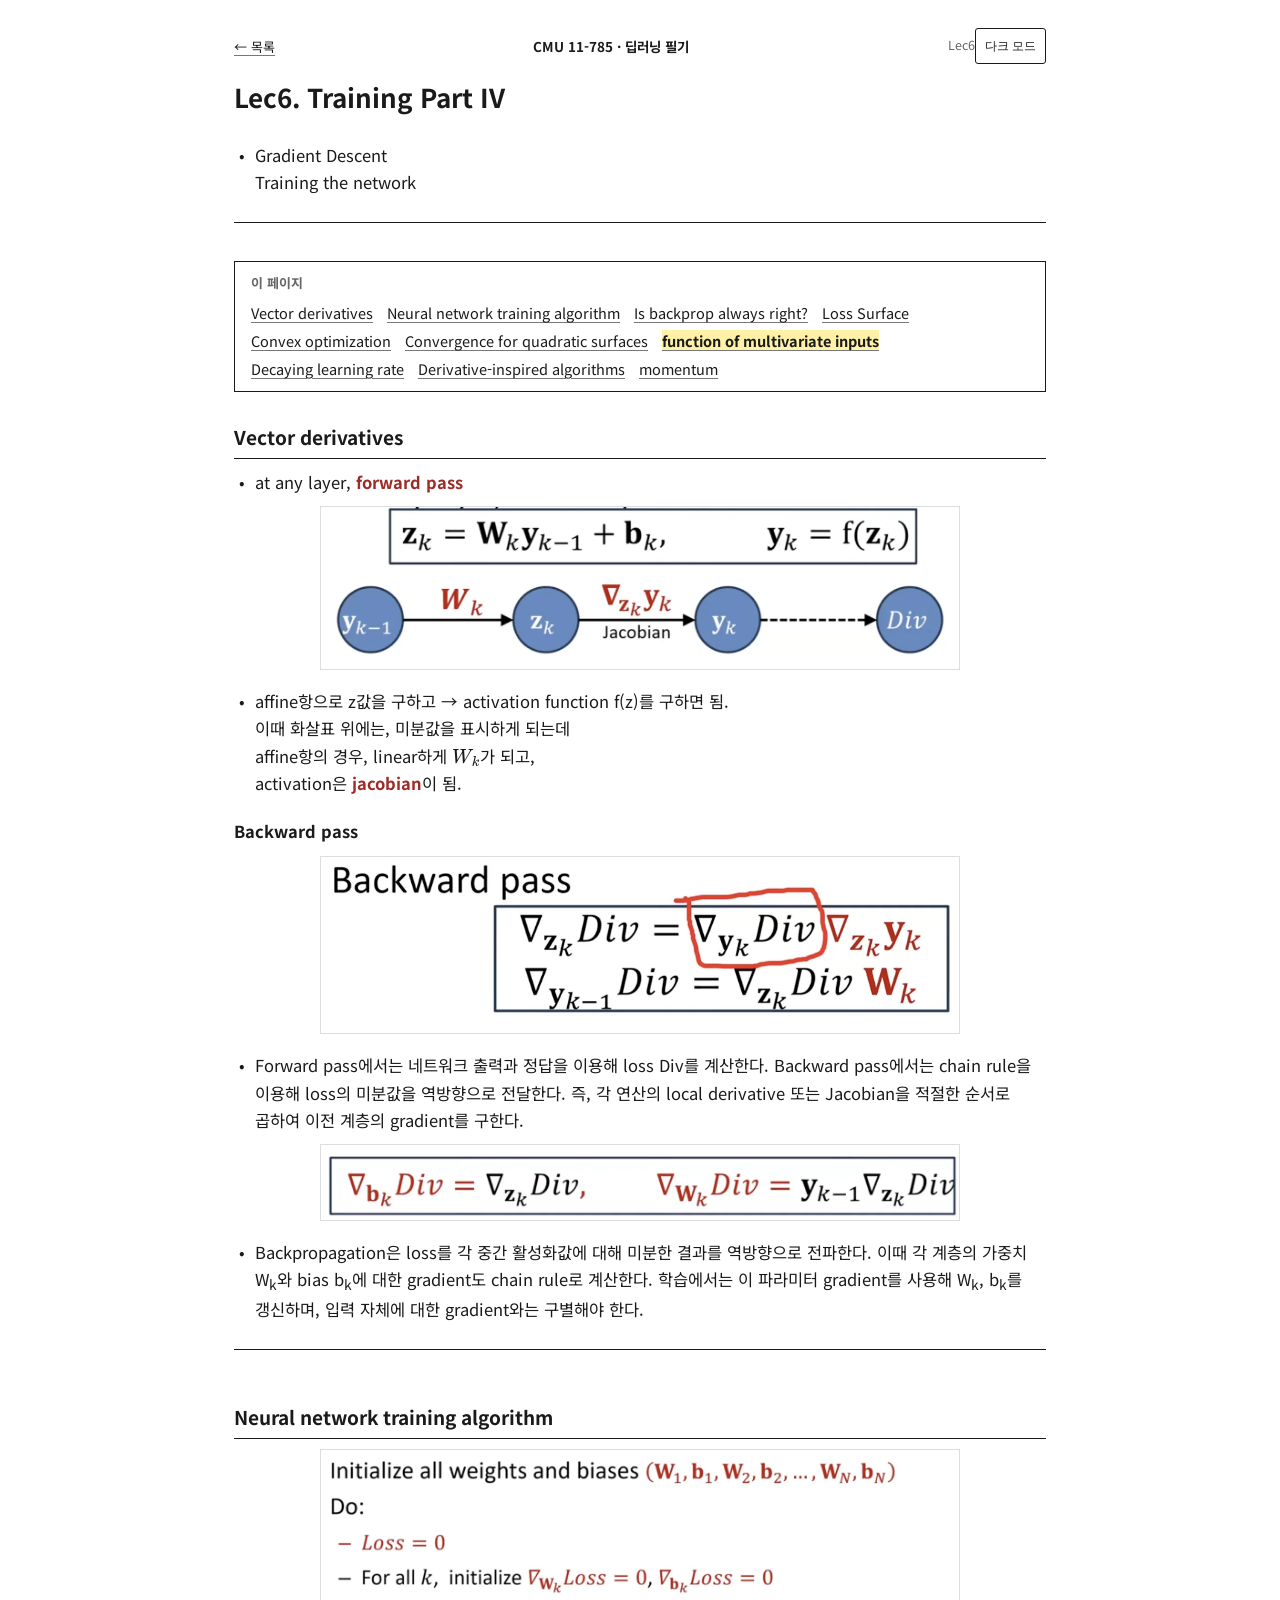
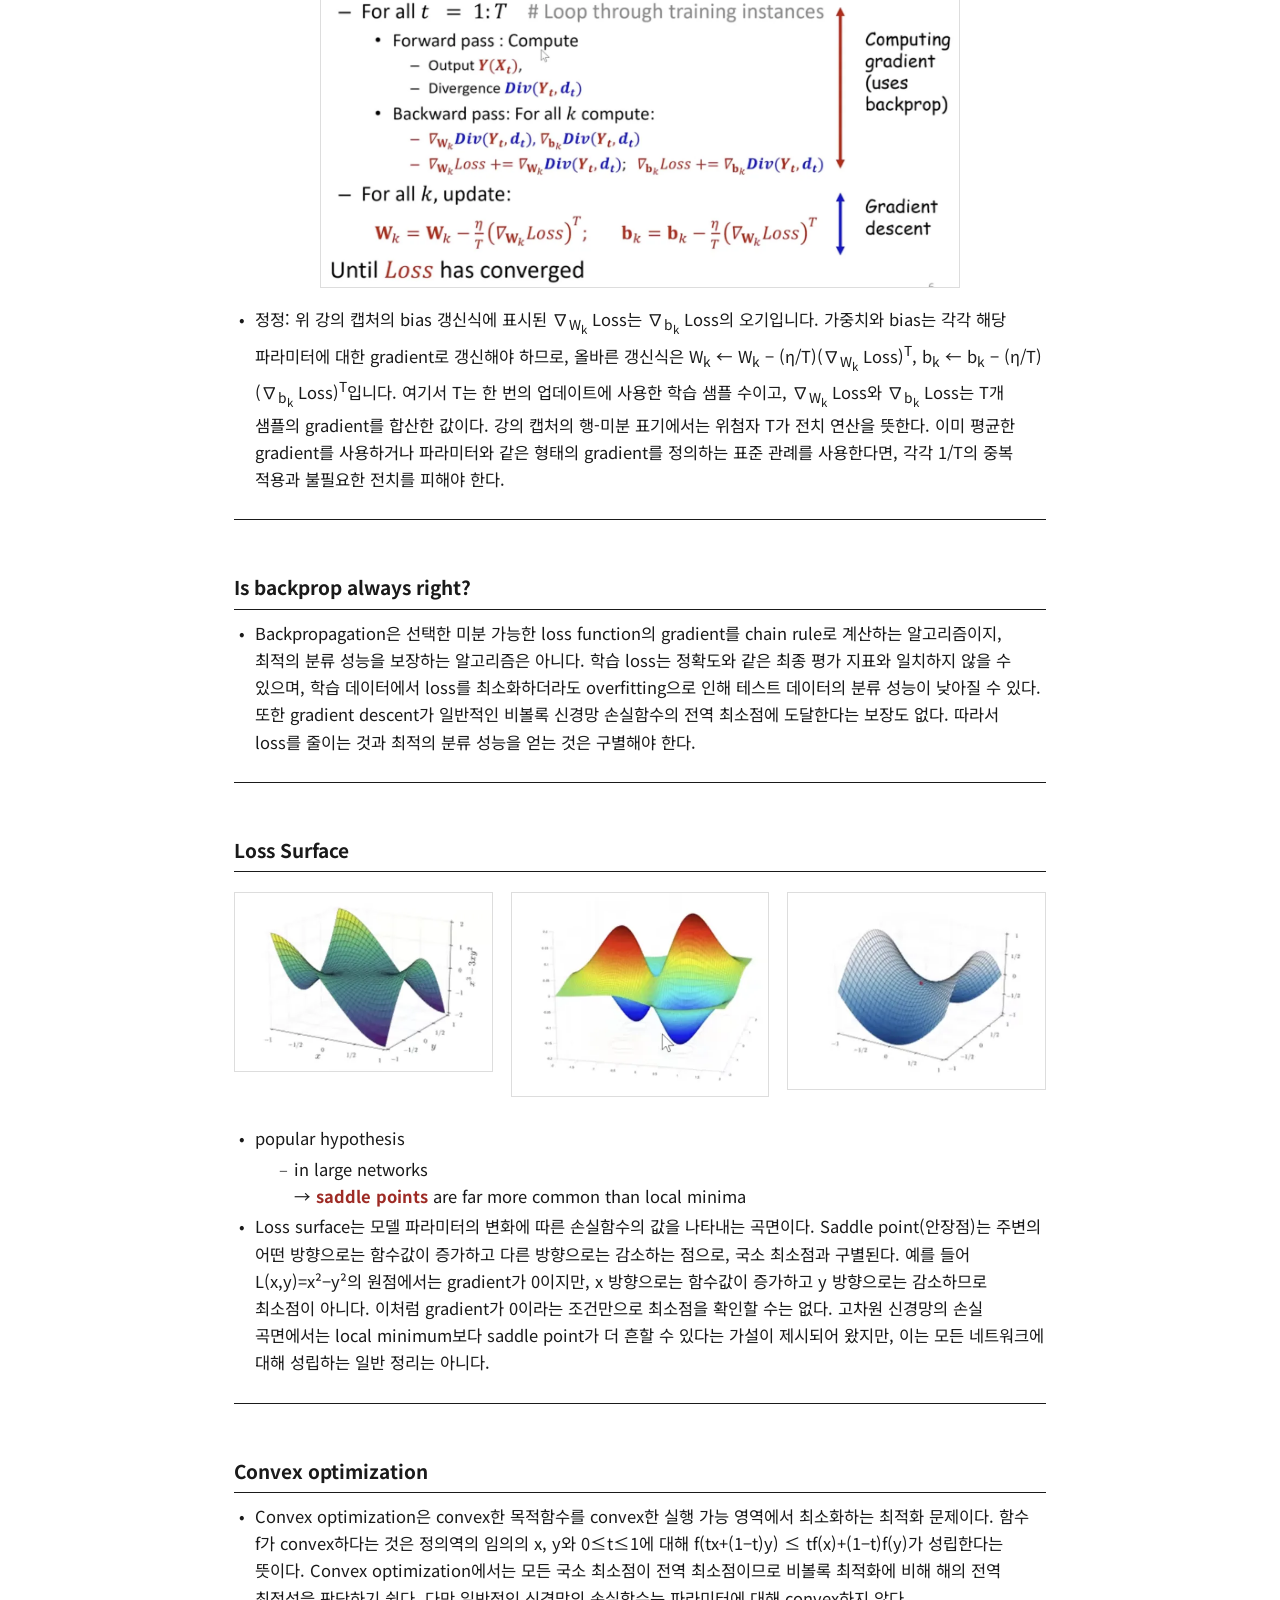
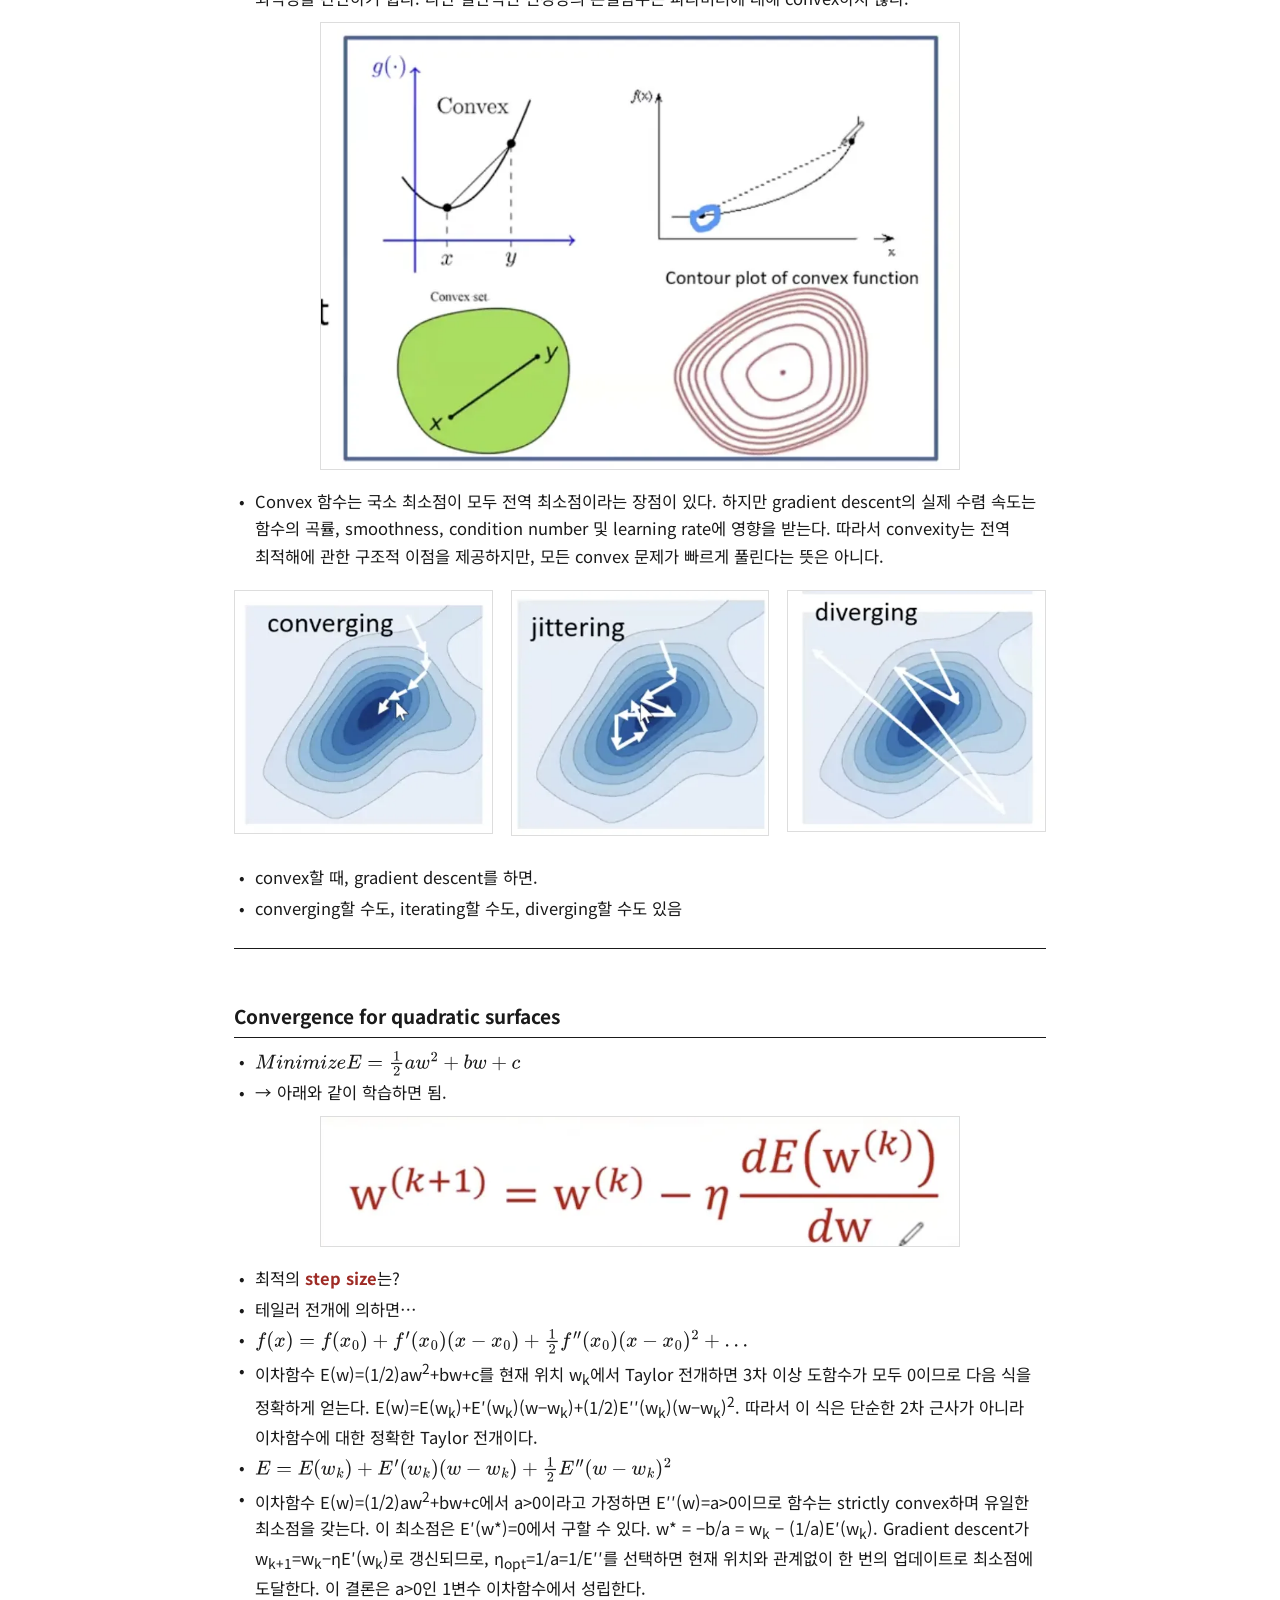
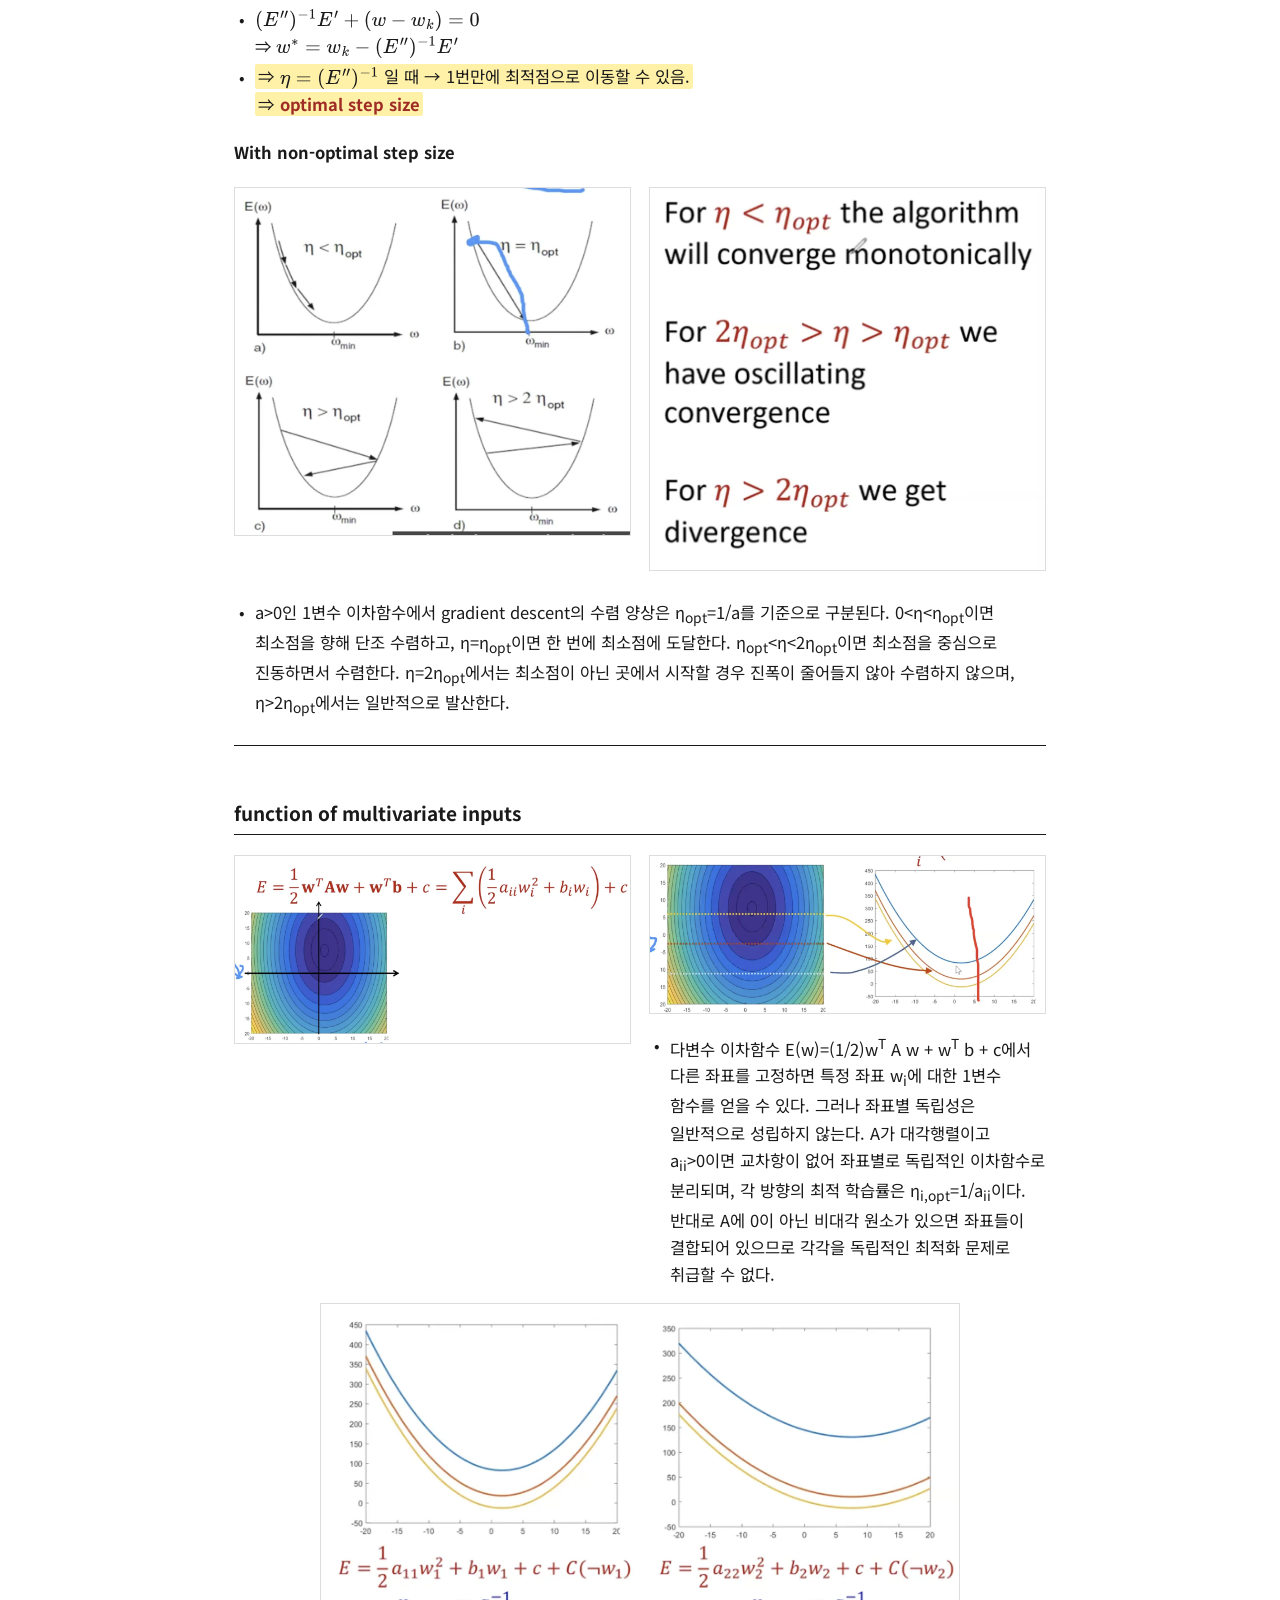
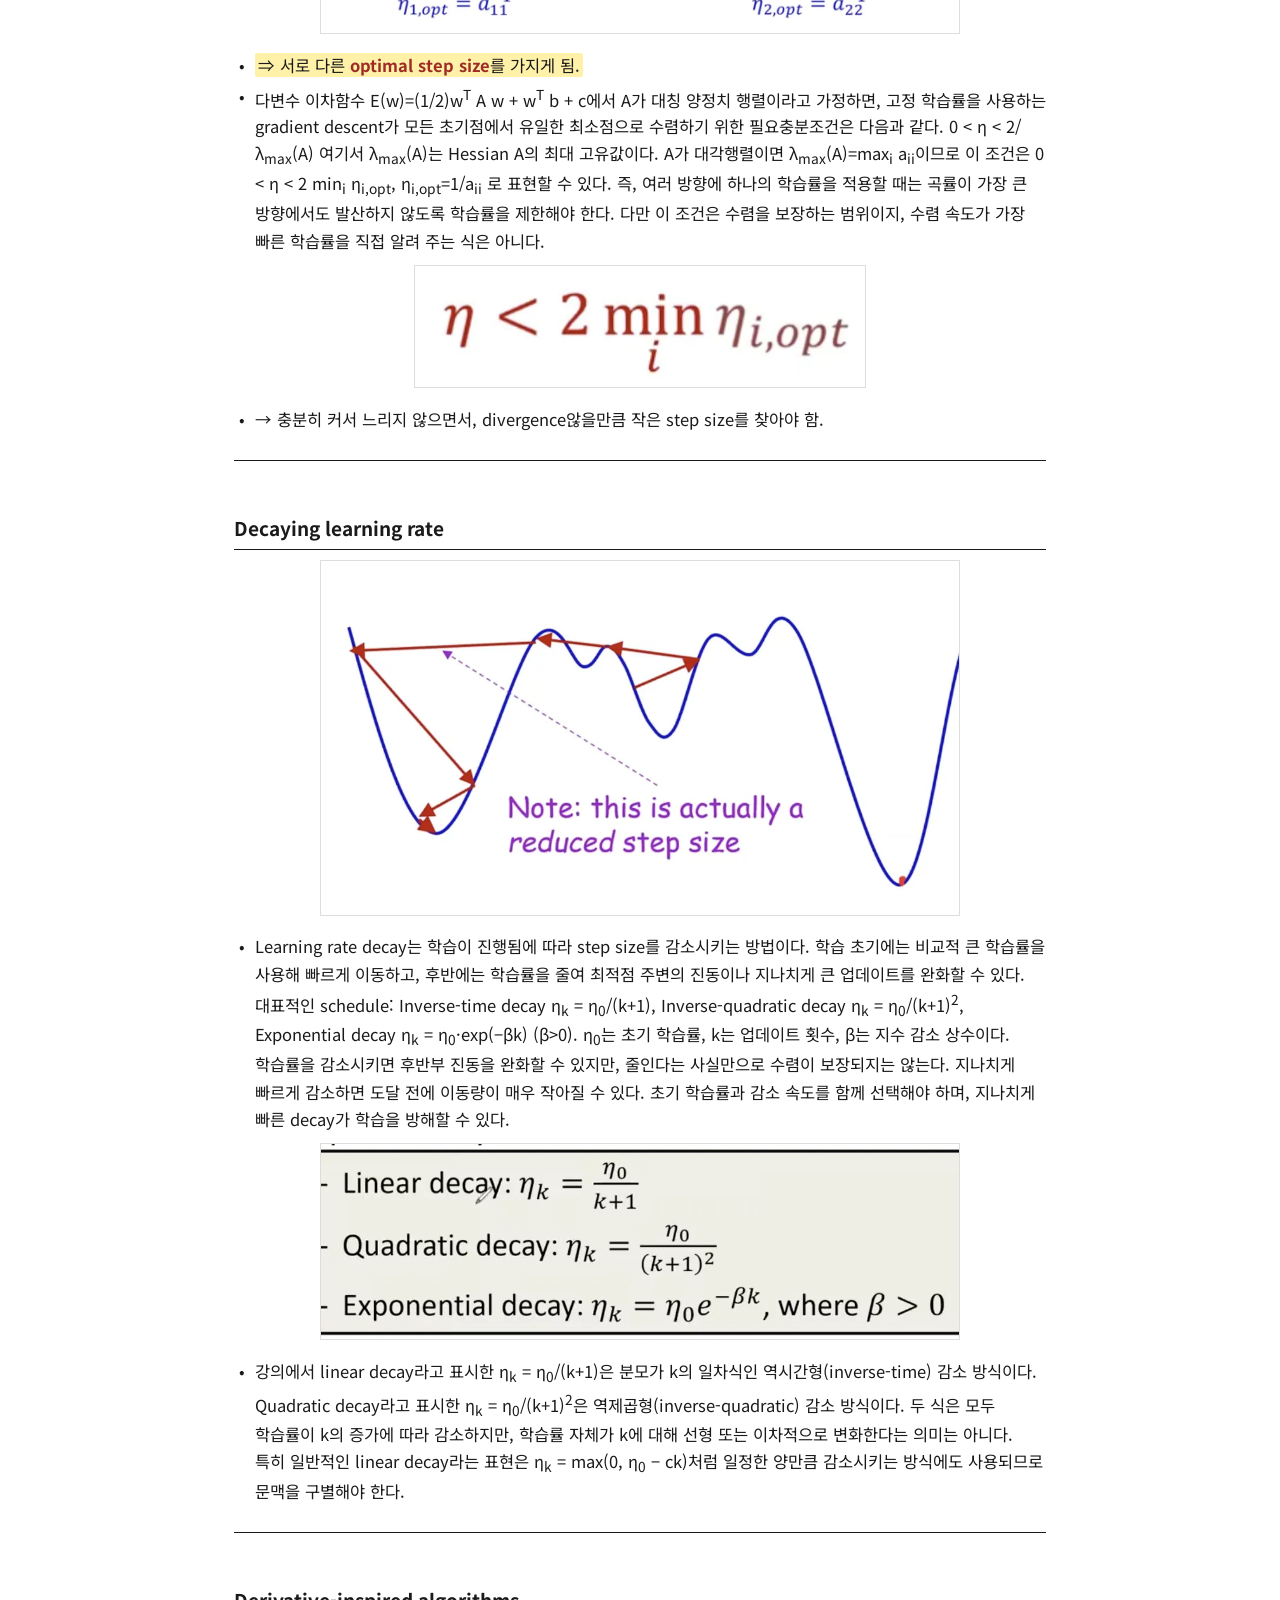
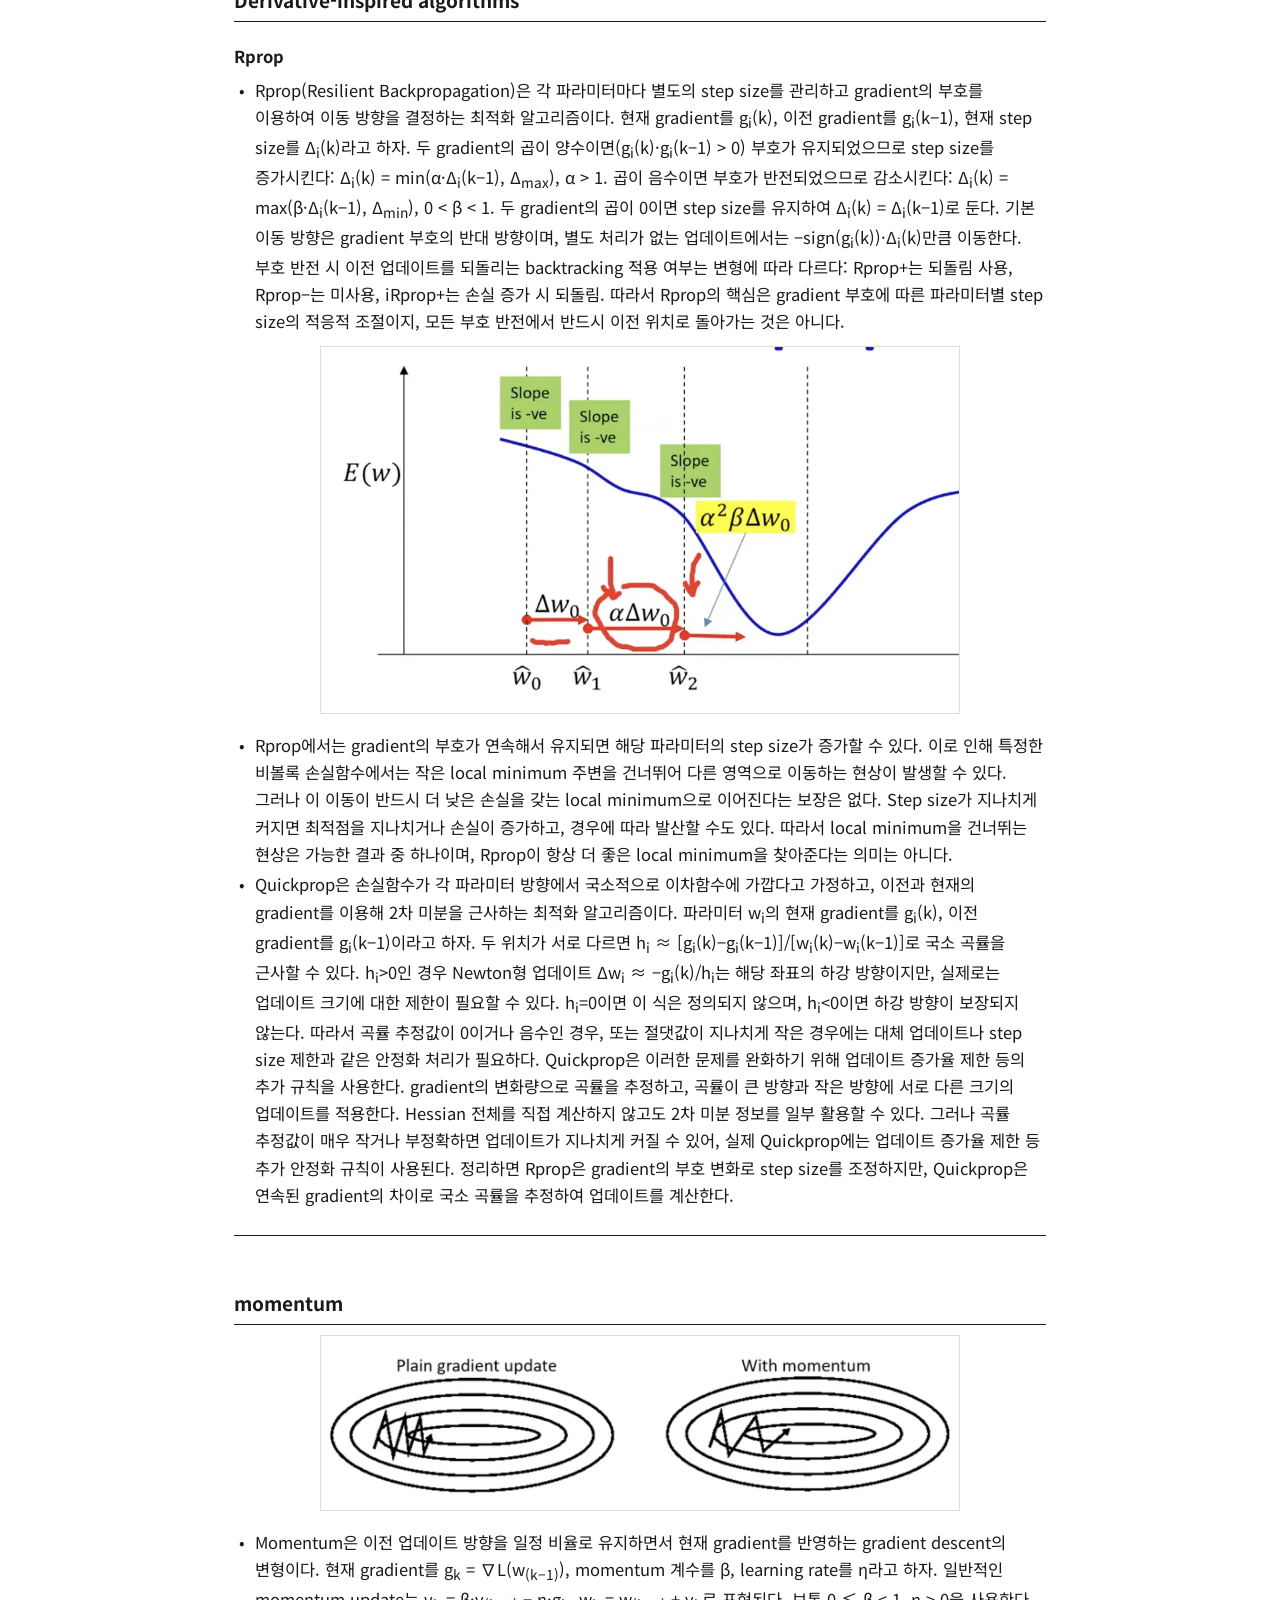
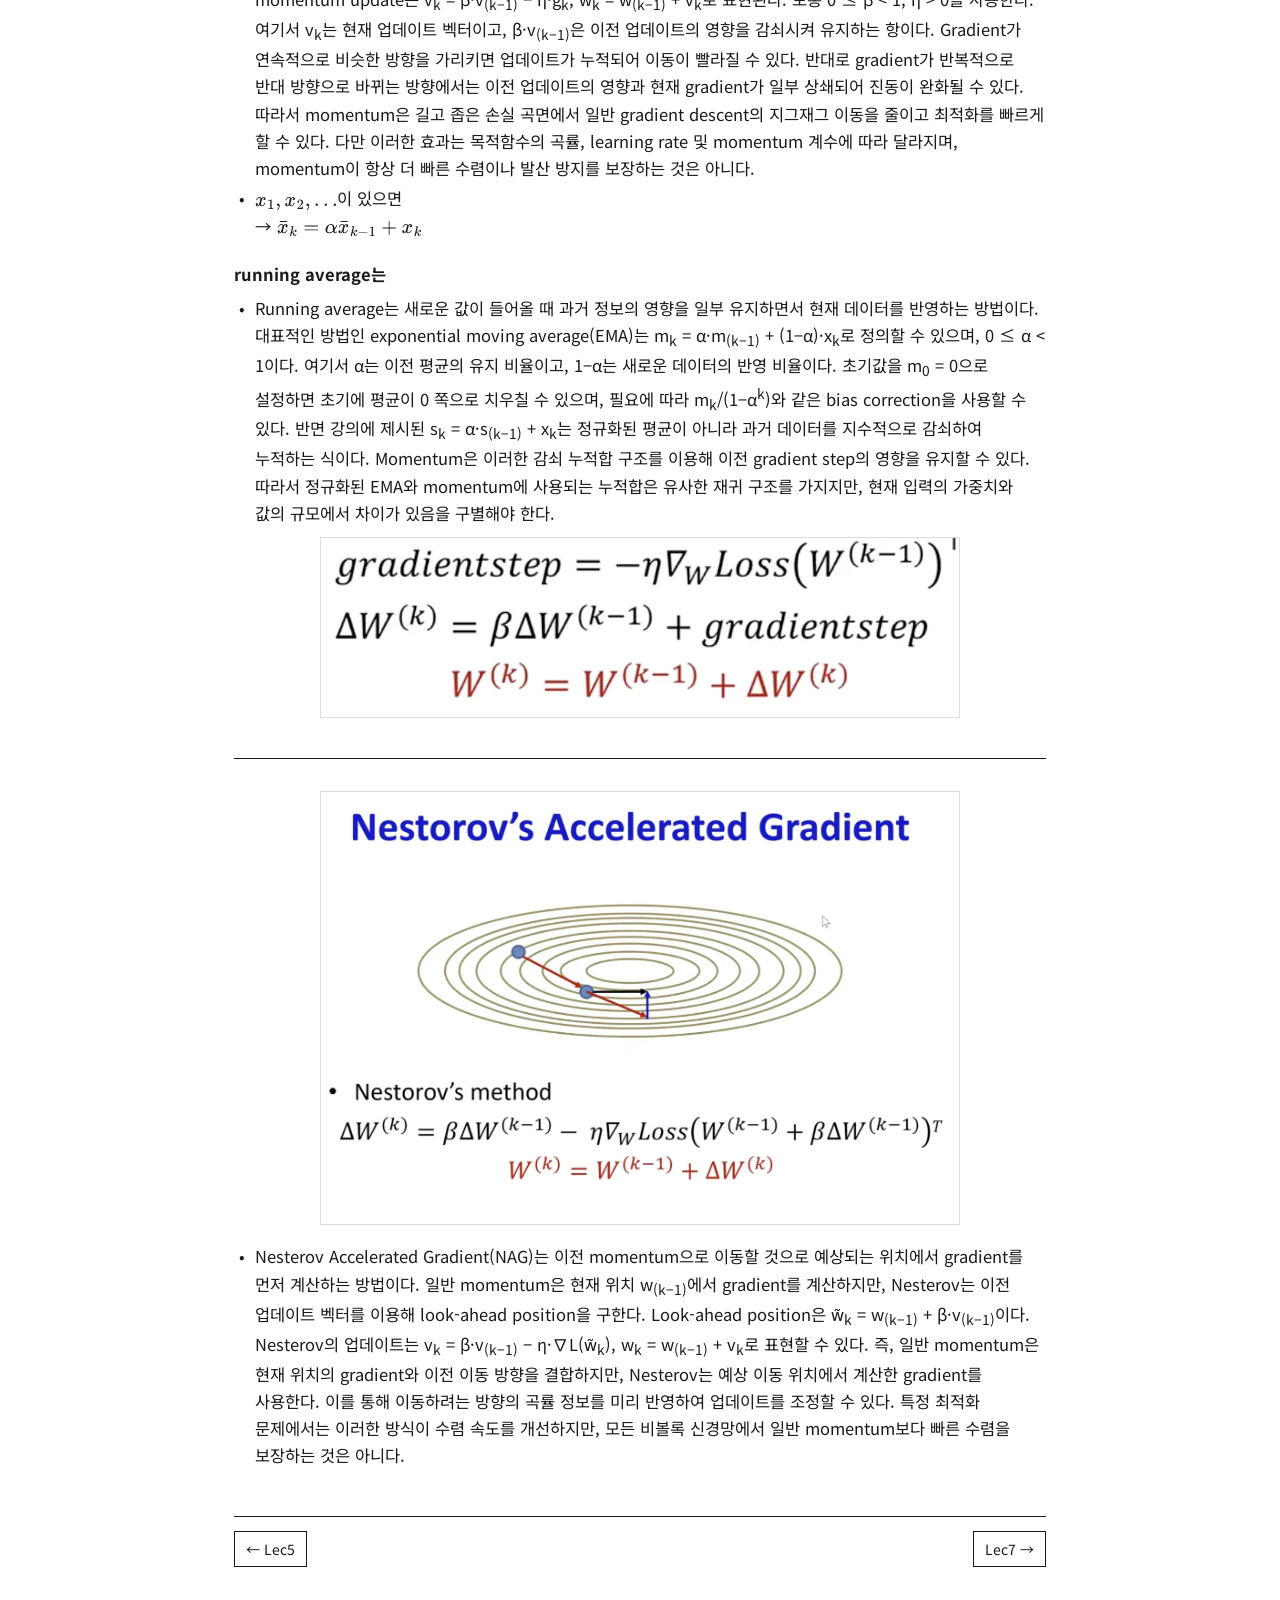
<file: lec6.html>
<!DOCTYPE html>
<html lang="ko">
<head>
<meta charset="utf-8">
<meta name="viewport" content="width=device-width, initial-scale=1">
<title>Lec6. Training Part IV · 딥러닝 필기</title>
<link rel="icon" type="image/svg+xml" href="favicon.svg">
<link rel="preconnect" href="https://fonts.googleapis.com">
<link rel="preconnect" href="https://fonts.gstatic.com" crossorigin>
<link href="https://fonts.googleapis.com/css2?family=Noto+Sans+KR:wght@400;700&display=swap" rel="stylesheet">
<link rel="stylesheet" href="style.css">
<link rel="stylesheet" href="assets/v5-layer.css">
</head>
<body class="dlb">
<div class="paper">
  <div class="phead">
    <a class="to-home" href="index.html">&larr; 목록</a>
    <span class="phead-c">CMU 11-785 · 딥러닝 필기</span>
    <span class="phead-r">Lec6</span>
  </div>
  <h1 class="t-title">Lec6. Training Part IV</h1>
  <div class="body notes">
    <section class="part">
    <ul>
<li>Gradient Descent<br>Training the network
</li>
</ul>
    </section>
    <section class="part">
    <h2 class="sec-h">Vector derivatives</h2>
    <ul>
<li>at any layer, <b class="k-blue">forward pass</b>
</li>
</ul>
<div class="figwrap"><img src="img/lec6-01.webp" alt="Lec6. Training Part IV 강의 캡처 1" width="1400" height="355" loading="lazy"></div>
<ul>
<li>affine항으로 z값을 구하고 → activation function f(z)를 구하면 됨.<br>이때 화살표 위에는, 미분값을 표시하게 되는데<br>affine항의 경우, linear하게 <span class="mjx"><svg focusable="false" aria-hidden="true" style="vertical-align: -0.357ex;" xmlns="http://www.w3.org/2000/svg" width="3.157ex" height="1.902ex" role="img" focusable="false" viewBox="0 -683 1395.4 840.8"><g stroke="currentColor" fill="currentColor" stroke-width="0" transform="scale(1,-1)"><g data-mml-node="math"><g data-mml-node="msub"><g data-mml-node="mi"><path data-c="1D44A" d="M436 683Q450 683 486 682T553 680Q604 680 638 681T677 682Q695 682 695 674Q695 670 692 659Q687 641 683 639T661 637Q636 636 621 632T600 624T597 615Q597 603 613 377T629 138L631 141Q633 144 637 151T649 170T666 200T690 241T720 295T759 362Q863 546 877 572T892 604Q892 619 873 628T831 637Q817 637 817 647Q817 650 819 660Q823 676 825 679T839 682Q842 682 856 682T895 682T949 681Q1015 681 1034 683Q1048 683 1048 672Q1048 666 1045 655T1038 640T1028 637Q1006 637 988 631T958 617T939 600T927 584L923 578L754 282Q586 -14 585 -15Q579 -22 561 -22Q546 -22 542 -17Q539 -14 523 229T506 480L494 462Q472 425 366 239Q222 -13 220 -15T215 -19Q210 -22 197 -22Q178 -22 176 -15Q176 -12 154 304T131 622Q129 631 121 633T82 637H58Q51 644 51 648Q52 671 64 683H76Q118 680 176 680Q301 680 313 683H323Q329 677 329 674T327 656Q322 641 318 637H297Q236 634 232 620Q262 160 266 136L501 550L499 587Q496 629 489 632Q483 636 447 637Q428 637 422 639T416 648Q416 650 418 660Q419 664 420 669T421 676T424 680T428 682T436 683Z"></path></g><g data-mml-node="mi" transform="translate(977,-150) scale(0.707)"><path data-c="1D458" d="M121 647Q121 657 125 670T137 683Q138 683 209 688T282 694Q294 694 294 686Q294 679 244 477Q194 279 194 272Q213 282 223 291Q247 309 292 354T362 415Q402 442 438 442Q468 442 485 423T503 369Q503 344 496 327T477 302T456 291T438 288Q418 288 406 299T394 328Q394 353 410 369T442 390L458 393Q446 405 434 405H430Q398 402 367 380T294 316T228 255Q230 254 243 252T267 246T293 238T320 224T342 206T359 180T365 147Q365 130 360 106T354 66Q354 26 381 26Q429 26 459 145Q461 153 479 153H483Q499 153 499 144Q499 139 496 130Q455 -11 378 -11Q333 -11 305 15T277 90Q277 108 280 121T283 145Q283 167 269 183T234 206T200 217T182 220H180Q168 178 159 139T145 81T136 44T129 20T122 7T111 -2Q98 -11 83 -11Q66 -11 57 -1T48 16Q48 26 85 176T158 471L195 616Q196 629 188 632T149 637H144Q134 637 131 637T124 640T121 647Z"></path></g></g></g></g></svg></span>가 되고,<br>activation은 <b class="k-blue">jacobian</b>이 됨.
</li>
</ul>
<h3>Backward pass</h3>
<div class="figwrap"><img src="img/lec6-02.webp" alt="Lec6. Training Part IV 강의 캡처 2" width="1272" height="352" loading="lazy"></div>
<ul>
<li>Forward pass에서는 네트워크 출력과 정답을 이용해 loss Div를 계산한다. Backward pass에서는 chain rule을 이용해 loss의 미분값을 역방향으로 전달한다. 즉, 각 연산의 local derivative 또는 Jacobian을 적절한 순서로 곱하여 이전 계층의 gradient를 구한다.
</li>
</ul>
<div class="figwrap"><img src="img/lec6-03.webp" alt="Lec6. Training Part IV 강의 캡처 3" width="1400" height="164" loading="lazy"></div>
<ul>
<li>Backpropagation은 loss를 각 중간 활성화값에 대해 미분한 결과를 역방향으로 전파한다. 이때 각 계층의 가중치 W<sub>k</sub>와 bias b<sub>k</sub>에 대한 gradient도 chain rule로 계산한다. 학습에서는 이 파라미터 gradient를 사용해 W<sub>k</sub>, b<sub>k</sub>를 갱신하며, 입력 자체에 대한 gradient와는 구별해야 한다.
</li>
</ul>
    </section>
    <section class="part">
    <h2 class="sec-h">Neural network training algorithm</h2>
    <div class="figwrap"><img src="img/lec6-04.webp" alt="Lec6. Training Part IV 강의 캡처 4" width="1400" height="958" loading="lazy"></div>
<ul>
<li>정정: 위 강의 캡처의 bias 갱신식에 표시된 ∇<sub>W<sub>k</sub></sub> Loss는 ∇<sub>b<sub>k</sub></sub> Loss의 오기입니다. 가중치와 bias는 각각 해당 파라미터에 대한 gradient로 갱신해야 하므로, 올바른 갱신식은 W<sub>k</sub> ← W<sub>k</sub> − (η/T)(∇<sub>W<sub>k</sub></sub> Loss)<sup>T</sup>, b<sub>k</sub> ← b<sub>k</sub> − (η/T)(∇<sub>b<sub>k</sub></sub> Loss)<sup>T</sup>입니다. 여기서 T는 한 번의 업데이트에 사용한 학습 샘플 수이고, ∇<sub>W<sub>k</sub></sub> Loss와 ∇<sub>b<sub>k</sub></sub> Loss는 T개 샘플의 gradient를 합산한 값이다. 강의 캡처의 행-미분 표기에서는 위첨자 T가 전치 연산을 뜻한다. 이미 평균한 gradient를 사용하거나 파라미터와 같은 형태의 gradient를 정의하는 표준 관례를 사용한다면, 각각 1/T의 중복 적용과 불필요한 전치를 피해야 한다.
</li>
</ul>
    </section>
    <section class="part">
    <h2 class="sec-h">Is backprop always right?</h2>
    <ul>
<li>Backpropagation은 선택한 미분 가능한 loss function의 gradient를 chain rule로 계산하는 알고리즘이지, 최적의 분류 성능을 보장하는 알고리즘은 아니다. 학습 loss는 정확도와 같은 최종 평가 지표와 일치하지 않을 수 있으며, 학습 데이터에서 loss를 최소화하더라도 overfitting으로 인해 테스트 데이터의 분류 성능이 낮아질 수 있다. 또한 gradient descent가 일반적인 비볼록 신경망 손실함수의 전역 최소점에 도달한다는 보장도 없다. 따라서 loss를 줄이는 것과 최적의 분류 성능을 얻는 것은 구별해야 한다.
</li>
</ul>
    </section>
    <section class="part">
    <h2 class="sec-h">Loss Surface</h2>
    <div class="cols">
<div class="col" style="flex:0.6666">
<div class="figwrap"><img src="img/lec6-05.webp" alt="Lec6. Training Part IV 강의 캡처 5" width="478" height="332" loading="lazy"></div>
</div>
<div class="col" style="flex:0.6666">
<div class="figwrap"><img src="img/lec6-06.webp" alt="Lec6. Training Part IV 강의 캡처 6" width="470" height="372" loading="lazy"></div>
</div>
<div class="col" style="flex:0.6666">
<div class="figwrap"><img src="img/lec6-07.webp" alt="Lec6. Training Part IV 강의 캡처 7" width="438" height="334" loading="lazy"></div>
</div>
</div>
<ul>
<li>popular hypothesis
<ul>
<li>in large networks<br>→ <b class="k-blue">saddle points</b> are far more common than local minima
</li>
</ul>
</li>
<li>Loss surface는 모델 파라미터의 변화에 따른 손실함수의 값을 나타내는 곡면이다. Saddle point(안장점)는 주변의 어떤 방향으로는 함수값이 증가하고 다른 방향으로는 감소하는 점으로, 국소 최소점과 구별된다. 예를 들어 L(x,y)=x²−y²의 원점에서는 gradient가 0이지만, x 방향으로는 함수값이 증가하고 y 방향으로는 감소하므로 최소점이 아니다. 이처럼 gradient가 0이라는 조건만으로 최소점을 확인할 수는 없다. 고차원 신경망의 손실 곡면에서는 local minimum보다 saddle point가 더 흔할 수 있다는 가설이 제시되어 왔지만, 이는 모든 네트워크에 대해 성립하는 일반 정리는 아니다.
</li>
</ul>
    </section>
    <section class="part">
    <h2 class="sec-h">Convex optimization</h2>
    <ul>
<li>Convex optimization은 convex한 목적함수를 convex한 실행 가능 영역에서 최소화하는 최적화 문제이다. 함수 f가 convex하다는 것은 정의역의 임의의 x, y와 0≤t≤1에 대해 f(tx+(1−t)y) ≤ tf(x)+(1−t)f(y)가 성립한다는 뜻이다. Convex optimization에서는 모든 국소 최소점이 전역 최소점이므로 비볼록 최적화에 비해 해의 전역 최적성을 판단하기 쉽다. 다만 일반적인 신경망의 손실함수는 파라미터에 대해 convex하지 않다.
</li>
</ul>
<div class="figwrap"><img src="img/lec6-08.webp" alt="Lec6. Training Part IV 강의 캡처 8" width="872" height="610" loading="lazy"></div>
<ul>
<li>Convex 함수는 국소 최소점이 모두 전역 최소점이라는 장점이 있다. 하지만 gradient descent의 실제 수렴 속도는 함수의 곡률, smoothness, condition number 및 learning rate에 영향을 받는다. 따라서 convexity는 전역 최적해에 관한 구조적 이점을 제공하지만, 모든 convex 문제가 빠르게 풀린다는 뜻은 아니다.
</li>
</ul>
<div class="cols">
<div class="col" style="flex:0.6666">
<div class="figwrap"><img src="img/lec6-09.webp" alt="Lec6. Training Part IV 강의 캡처 9" width="436" height="412" loading="lazy"></div>
</div>
<div class="col" style="flex:0.6666">
<div class="figwrap"><img src="img/lec6-10.webp" alt="Lec6. Training Part IV 강의 캡처 10" width="418" height="398" loading="lazy"></div>
</div>
<div class="col" style="flex:0.6666">
<div class="figwrap"><img src="img/lec6-11.webp" alt="Lec6. Training Part IV 강의 캡처 11" width="450" height="422" loading="lazy"></div>
</div>
</div>
<ul>
<li>convex할 때, gradient descent를 하면.
</li>
<li>converging할 수도, iterating할 수도, diverging할 수도 있음
</li>
</ul>
    </section>
    <section class="part">
    <h2 class="sec-h">Convergence for quadratic surfaces</h2>
    <ul>
<li><span class="mjx"><svg focusable="false" aria-hidden="true" style="vertical-align: -0.781ex;" xmlns="http://www.w3.org/2000/svg" width="29.617ex" height="2.737ex" role="img" focusable="false" viewBox="0 -864.9 13090.6 1209.9"><g stroke="currentColor" fill="currentColor" stroke-width="0" transform="scale(1,-1)"><g data-mml-node="math"><g data-mml-node="mi"><path data-c="1D440" d="M289 629Q289 635 232 637Q208 637 201 638T194 648Q194 649 196 659Q197 662 198 666T199 671T201 676T203 679T207 681T212 683T220 683T232 684Q238 684 262 684T307 683Q386 683 398 683T414 678Q415 674 451 396L487 117L510 154Q534 190 574 254T662 394Q837 673 839 675Q840 676 842 678T846 681L852 683H948Q965 683 988 683T1017 684Q1051 684 1051 673Q1051 668 1048 656T1045 643Q1041 637 1008 637Q968 636 957 634T939 623Q936 618 867 340T797 59Q797 55 798 54T805 50T822 48T855 46H886Q892 37 892 35Q892 19 885 5Q880 0 869 0Q864 0 828 1T736 2Q675 2 644 2T609 1Q592 1 592 11Q592 13 594 25Q598 41 602 43T625 46Q652 46 685 49Q699 52 704 61Q706 65 742 207T813 490T848 631L654 322Q458 10 453 5Q451 4 449 3Q444 0 433 0Q418 0 415 7Q413 11 374 317L335 624L267 354Q200 88 200 79Q206 46 272 46H282Q288 41 289 37T286 19Q282 3 278 1Q274 0 267 0Q265 0 255 0T221 1T157 2Q127 2 95 1T58 0Q43 0 39 2T35 11Q35 13 38 25T43 40Q45 46 65 46Q135 46 154 86Q158 92 223 354T289 629Z"></path></g><g data-mml-node="mi" transform="translate(1051,0)"><path data-c="1D456" d="M184 600Q184 624 203 642T247 661Q265 661 277 649T290 619Q290 596 270 577T226 557Q211 557 198 567T184 600ZM21 287Q21 295 30 318T54 369T98 420T158 442Q197 442 223 419T250 357Q250 340 236 301T196 196T154 83Q149 61 149 51Q149 26 166 26Q175 26 185 29T208 43T235 78T260 137Q263 149 265 151T282 153Q302 153 302 143Q302 135 293 112T268 61T223 11T161 -11Q129 -11 102 10T74 74Q74 91 79 106T122 220Q160 321 166 341T173 380Q173 404 156 404H154Q124 404 99 371T61 287Q60 286 59 284T58 281T56 279T53 278T49 278T41 278H27Q21 284 21 287Z"></path></g><g data-mml-node="mi" transform="translate(1396,0)"><path data-c="1D45B" d="M21 287Q22 293 24 303T36 341T56 388T89 425T135 442Q171 442 195 424T225 390T231 369Q231 367 232 367L243 378Q304 442 382 442Q436 442 469 415T503 336T465 179T427 52Q427 26 444 26Q450 26 453 27Q482 32 505 65T540 145Q542 153 560 153Q580 153 580 145Q580 144 576 130Q568 101 554 73T508 17T439 -10Q392 -10 371 17T350 73Q350 92 386 193T423 345Q423 404 379 404H374Q288 404 229 303L222 291L189 157Q156 26 151 16Q138 -11 108 -11Q95 -11 87 -5T76 7T74 17Q74 30 112 180T152 343Q153 348 153 366Q153 405 129 405Q91 405 66 305Q60 285 60 284Q58 278 41 278H27Q21 284 21 287Z"></path></g><g data-mml-node="mi" transform="translate(1996,0)"><path data-c="1D456" d="M184 600Q184 624 203 642T247 661Q265 661 277 649T290 619Q290 596 270 577T226 557Q211 557 198 567T184 600ZM21 287Q21 295 30 318T54 369T98 420T158 442Q197 442 223 419T250 357Q250 340 236 301T196 196T154 83Q149 61 149 51Q149 26 166 26Q175 26 185 29T208 43T235 78T260 137Q263 149 265 151T282 153Q302 153 302 143Q302 135 293 112T268 61T223 11T161 -11Q129 -11 102 10T74 74Q74 91 79 106T122 220Q160 321 166 341T173 380Q173 404 156 404H154Q124 404 99 371T61 287Q60 286 59 284T58 281T56 279T53 278T49 278T41 278H27Q21 284 21 287Z"></path></g><g data-mml-node="mi" transform="translate(2341,0)"><path data-c="1D45A" d="M21 287Q22 293 24 303T36 341T56 388T88 425T132 442T175 435T205 417T221 395T229 376L231 369Q231 367 232 367L243 378Q303 442 384 442Q401 442 415 440T441 433T460 423T475 411T485 398T493 385T497 373T500 364T502 357L510 367Q573 442 659 442Q713 442 746 415T780 336Q780 285 742 178T704 50Q705 36 709 31T724 26Q752 26 776 56T815 138Q818 149 821 151T837 153Q857 153 857 145Q857 144 853 130Q845 101 831 73T785 17T716 -10Q669 -10 648 17T627 73Q627 92 663 193T700 345Q700 404 656 404H651Q565 404 506 303L499 291L466 157Q433 26 428 16Q415 -11 385 -11Q372 -11 364 -4T353 8T350 18Q350 29 384 161L420 307Q423 322 423 345Q423 404 379 404H374Q288 404 229 303L222 291L189 157Q156 26 151 16Q138 -11 108 -11Q95 -11 87 -5T76 7T74 17Q74 30 112 181Q151 335 151 342Q154 357 154 369Q154 405 129 405Q107 405 92 377T69 316T57 280Q55 278 41 278H27Q21 284 21 287Z"></path></g><g data-mml-node="mi" transform="translate(3219,0)"><path data-c="1D456" d="M184 600Q184 624 203 642T247 661Q265 661 277 649T290 619Q290 596 270 577T226 557Q211 557 198 567T184 600ZM21 287Q21 295 30 318T54 369T98 420T158 442Q197 442 223 419T250 357Q250 340 236 301T196 196T154 83Q149 61 149 51Q149 26 166 26Q175 26 185 29T208 43T235 78T260 137Q263 149 265 151T282 153Q302 153 302 143Q302 135 293 112T268 61T223 11T161 -11Q129 -11 102 10T74 74Q74 91 79 106T122 220Q160 321 166 341T173 380Q173 404 156 404H154Q124 404 99 371T61 287Q60 286 59 284T58 281T56 279T53 278T49 278T41 278H27Q21 284 21 287Z"></path></g><g data-mml-node="mi" transform="translate(3564,0)"><path data-c="1D467" d="M347 338Q337 338 294 349T231 360Q211 360 197 356T174 346T162 335T155 324L153 320Q150 317 138 317Q117 317 117 325Q117 330 120 339Q133 378 163 406T229 440Q241 442 246 442Q271 442 291 425T329 392T367 375Q389 375 411 408T434 441Q435 442 449 442H462Q468 436 468 434Q468 430 463 420T449 399T432 377T418 358L411 349Q368 298 275 214T160 106L148 94L163 93Q185 93 227 82T290 71Q328 71 360 90T402 140Q406 149 409 151T424 153Q443 153 443 143Q443 138 442 134Q425 72 376 31T278 -11Q252 -11 232 6T193 40T155 57Q111 57 76 -3Q70 -11 59 -11H54H41Q35 -5 35 -2Q35 13 93 84Q132 129 225 214T340 322Q352 338 347 338Z"></path></g><g data-mml-node="mi" transform="translate(4029,0)"><path data-c="1D452" d="M39 168Q39 225 58 272T107 350T174 402T244 433T307 442H310Q355 442 388 420T421 355Q421 265 310 237Q261 224 176 223Q139 223 138 221Q138 219 132 186T125 128Q125 81 146 54T209 26T302 45T394 111Q403 121 406 121Q410 121 419 112T429 98T420 82T390 55T344 24T281 -1T205 -11Q126 -11 83 42T39 168ZM373 353Q367 405 305 405Q272 405 244 391T199 357T170 316T154 280T149 261Q149 260 169 260Q282 260 327 284T373 353Z"></path></g><g data-mml-node="mi" transform="translate(4495,0)"><path data-c="1D438" d="M492 213Q472 213 472 226Q472 230 477 250T482 285Q482 316 461 323T364 330H312Q311 328 277 192T243 52Q243 48 254 48T334 46Q428 46 458 48T518 61Q567 77 599 117T670 248Q680 270 683 272Q690 274 698 274Q718 274 718 261Q613 7 608 2Q605 0 322 0H133Q31 0 31 11Q31 13 34 25Q38 41 42 43T65 46Q92 46 125 49Q139 52 144 61Q146 66 215 342T285 622Q285 629 281 629Q273 632 228 634H197Q191 640 191 642T193 659Q197 676 203 680H757Q764 676 764 669Q764 664 751 557T737 447Q735 440 717 440H705Q698 445 698 453L701 476Q704 500 704 528Q704 558 697 578T678 609T643 625T596 632T532 634H485Q397 633 392 631Q388 629 386 622Q385 619 355 499T324 377Q347 376 372 376H398Q464 376 489 391T534 472Q538 488 540 490T557 493Q562 493 565 493T570 492T572 491T574 487T577 483L544 351Q511 218 508 216Q505 213 492 213Z"></path></g><g data-mml-node="mo" transform="translate(5536.8,0)"><path data-c="3D" d="M56 347Q56 360 70 367H707Q722 359 722 347Q722 336 708 328L390 327H72Q56 332 56 347ZM56 153Q56 168 72 173H708Q722 163 722 153Q722 140 707 133H70Q56 140 56 153Z"></path></g><g data-mml-node="mfrac" transform="translate(6592.6,0)"><g data-mml-node="mn" transform="translate(220,394) scale(0.707)"><path data-c="31" d="M213 578L200 573Q186 568 160 563T102 556H83V602H102Q149 604 189 617T245 641T273 663Q275 666 285 666Q294 666 302 660V361L303 61Q310 54 315 52T339 48T401 46H427V0H416Q395 3 257 3Q121 3 100 0H88V46H114Q136 46 152 46T177 47T193 50T201 52T207 57T213 61V578Z"></path></g><g data-mml-node="mn" transform="translate(220,-345) scale(0.707)"><path data-c="32" d="M109 429Q82 429 66 447T50 491Q50 562 103 614T235 666Q326 666 387 610T449 465Q449 422 429 383T381 315T301 241Q265 210 201 149L142 93L218 92Q375 92 385 97Q392 99 409 186V189H449V186Q448 183 436 95T421 3V0H50V19V31Q50 38 56 46T86 81Q115 113 136 137Q145 147 170 174T204 211T233 244T261 278T284 308T305 340T320 369T333 401T340 431T343 464Q343 527 309 573T212 619Q179 619 154 602T119 569T109 550Q109 549 114 549Q132 549 151 535T170 489Q170 464 154 447T109 429Z"></path></g><rect width="553.6" height="60" x="120" y="220"></rect></g><g data-mml-node="mi" transform="translate(7386.1,0)"><path data-c="1D44E" d="M33 157Q33 258 109 349T280 441Q331 441 370 392Q386 422 416 422Q429 422 439 414T449 394Q449 381 412 234T374 68Q374 43 381 35T402 26Q411 27 422 35Q443 55 463 131Q469 151 473 152Q475 153 483 153H487Q506 153 506 144Q506 138 501 117T481 63T449 13Q436 0 417 -8Q409 -10 393 -10Q359 -10 336 5T306 36L300 51Q299 52 296 50Q294 48 292 46Q233 -10 172 -10Q117 -10 75 30T33 157ZM351 328Q351 334 346 350T323 385T277 405Q242 405 210 374T160 293Q131 214 119 129Q119 126 119 118T118 106Q118 61 136 44T179 26Q217 26 254 59T298 110Q300 114 325 217T351 328Z"></path></g><g data-mml-node="msup" transform="translate(7915.1,0)"><g data-mml-node="mi"><path data-c="1D464" d="M580 385Q580 406 599 424T641 443Q659 443 674 425T690 368Q690 339 671 253Q656 197 644 161T609 80T554 12T482 -11Q438 -11 404 5T355 48Q354 47 352 44Q311 -11 252 -11Q226 -11 202 -5T155 14T118 53T104 116Q104 170 138 262T173 379Q173 380 173 381Q173 390 173 393T169 400T158 404H154Q131 404 112 385T82 344T65 302T57 280Q55 278 41 278H27Q21 284 21 287Q21 293 29 315T52 366T96 418T161 441Q204 441 227 416T250 358Q250 340 217 250T184 111Q184 65 205 46T258 26Q301 26 334 87L339 96V119Q339 122 339 128T340 136T341 143T342 152T345 165T348 182T354 206T362 238T373 281Q402 395 406 404Q419 431 449 431Q468 431 475 421T483 402Q483 389 454 274T422 142Q420 131 420 107V100Q420 85 423 71T442 42T487 26Q558 26 600 148Q609 171 620 213T632 273Q632 306 619 325T593 357T580 385Z"></path></g><g data-mml-node="mn" transform="translate(749,363) scale(0.707)"><path data-c="32" d="M109 429Q82 429 66 447T50 491Q50 562 103 614T235 666Q326 666 387 610T449 465Q449 422 429 383T381 315T301 241Q265 210 201 149L142 93L218 92Q375 92 385 97Q392 99 409 186V189H449V186Q448 183 436 95T421 3V0H50V19V31Q50 38 56 46T86 81Q115 113 136 137Q145 147 170 174T204 211T233 244T261 278T284 308T305 340T320 369T333 401T340 431T343 464Q343 527 309 573T212 619Q179 619 154 602T119 569T109 550Q109 549 114 549Q132 549 151 535T170 489Q170 464 154 447T109 429Z"></path></g></g><g data-mml-node="mo" transform="translate(9289.9,0)"><path data-c="2B" d="M56 237T56 250T70 270H369V420L370 570Q380 583 389 583Q402 583 409 568V270H707Q722 262 722 250T707 230H409V-68Q401 -82 391 -82H389H387Q375 -82 369 -68V230H70Q56 237 56 250Z"></path></g><g data-mml-node="mi" transform="translate(10290.1,0)"><path data-c="1D44F" d="M73 647Q73 657 77 670T89 683Q90 683 161 688T234 694Q246 694 246 685T212 542Q204 508 195 472T180 418L176 399Q176 396 182 402Q231 442 283 442Q345 442 383 396T422 280Q422 169 343 79T173 -11Q123 -11 82 27T40 150V159Q40 180 48 217T97 414Q147 611 147 623T109 637Q104 637 101 637H96Q86 637 83 637T76 640T73 647ZM336 325V331Q336 405 275 405Q258 405 240 397T207 376T181 352T163 330L157 322L136 236Q114 150 114 114Q114 66 138 42Q154 26 178 26Q211 26 245 58Q270 81 285 114T318 219Q336 291 336 325Z"></path></g><g data-mml-node="mi" transform="translate(10719.1,0)"><path data-c="1D464" d="M580 385Q580 406 599 424T641 443Q659 443 674 425T690 368Q690 339 671 253Q656 197 644 161T609 80T554 12T482 -11Q438 -11 404 5T355 48Q354 47 352 44Q311 -11 252 -11Q226 -11 202 -5T155 14T118 53T104 116Q104 170 138 262T173 379Q173 380 173 381Q173 390 173 393T169 400T158 404H154Q131 404 112 385T82 344T65 302T57 280Q55 278 41 278H27Q21 284 21 287Q21 293 29 315T52 366T96 418T161 441Q204 441 227 416T250 358Q250 340 217 250T184 111Q184 65 205 46T258 26Q301 26 334 87L339 96V119Q339 122 339 128T340 136T341 143T342 152T345 165T348 182T354 206T362 238T373 281Q402 395 406 404Q419 431 449 431Q468 431 475 421T483 402Q483 389 454 274T422 142Q420 131 420 107V100Q420 85 423 71T442 42T487 26Q558 26 600 148Q609 171 620 213T632 273Q632 306 619 325T593 357T580 385Z"></path></g><g data-mml-node="mo" transform="translate(11657.3,0)"><path data-c="2B" d="M56 237T56 250T70 270H369V420L370 570Q380 583 389 583Q402 583 409 568V270H707Q722 262 722 250T707 230H409V-68Q401 -82 391 -82H389H387Q375 -82 369 -68V230H70Q56 237 56 250Z"></path></g><g data-mml-node="mi" transform="translate(12657.6,0)"><path data-c="1D450" d="M34 159Q34 268 120 355T306 442Q362 442 394 418T427 355Q427 326 408 306T360 285Q341 285 330 295T319 325T330 359T352 380T366 386H367Q367 388 361 392T340 400T306 404Q276 404 249 390Q228 381 206 359Q162 315 142 235T121 119Q121 73 147 50Q169 26 205 26H209Q321 26 394 111Q403 121 406 121Q410 121 419 112T429 98T420 83T391 55T346 25T282 0T202 -11Q127 -11 81 37T34 159Z"></path></g></g></g></svg></span>
</li>
<li>→ 아래와 같이 학습하면 됨.
</li>
</ul>
<div class="figwrap"><img src="img/lec6-12.webp" alt="Lec6. Training Part IV 강의 캡처 12" width="828" height="168" loading="lazy"></div>
<ul>
<li>최적의 <b class="k-blue">step size</b>는?
</li>
<li>테일러 전개에 의하면…
</li>
<li><span class="mjx"><svg focusable="false" aria-hidden="true" style="vertical-align: -0.781ex;" xmlns="http://www.w3.org/2000/svg" width="55.045ex" height="2.737ex" role="img" focusable="false" viewBox="0 -864.9 24330 1209.9"><g stroke="currentColor" fill="currentColor" stroke-width="0" transform="scale(1,-1)"><g data-mml-node="math"><g data-mml-node="mi"><path data-c="1D453" d="M118 -162Q120 -162 124 -164T135 -167T147 -168Q160 -168 171 -155T187 -126Q197 -99 221 27T267 267T289 382V385H242Q195 385 192 387Q188 390 188 397L195 425Q197 430 203 430T250 431Q298 431 298 432Q298 434 307 482T319 540Q356 705 465 705Q502 703 526 683T550 630Q550 594 529 578T487 561Q443 561 443 603Q443 622 454 636T478 657L487 662Q471 668 457 668Q445 668 434 658T419 630Q412 601 403 552T387 469T380 433Q380 431 435 431Q480 431 487 430T498 424Q499 420 496 407T491 391Q489 386 482 386T428 385H372L349 263Q301 15 282 -47Q255 -132 212 -173Q175 -205 139 -205Q107 -205 81 -186T55 -132Q55 -95 76 -78T118 -61Q162 -61 162 -103Q162 -122 151 -136T127 -157L118 -162Z"></path></g><g data-mml-node="mo" transform="translate(550,0)"><path data-c="28" d="M94 250Q94 319 104 381T127 488T164 576T202 643T244 695T277 729T302 750H315H319Q333 750 333 741Q333 738 316 720T275 667T226 581T184 443T167 250T184 58T225 -81T274 -167T316 -220T333 -241Q333 -250 318 -250H315H302L274 -226Q180 -141 137 -14T94 250Z"></path></g><g data-mml-node="mi" transform="translate(939,0)"><path data-c="1D465" d="M52 289Q59 331 106 386T222 442Q257 442 286 424T329 379Q371 442 430 442Q467 442 494 420T522 361Q522 332 508 314T481 292T458 288Q439 288 427 299T415 328Q415 374 465 391Q454 404 425 404Q412 404 406 402Q368 386 350 336Q290 115 290 78Q290 50 306 38T341 26Q378 26 414 59T463 140Q466 150 469 151T485 153H489Q504 153 504 145Q504 144 502 134Q486 77 440 33T333 -11Q263 -11 227 52Q186 -10 133 -10H127Q78 -10 57 16T35 71Q35 103 54 123T99 143Q142 143 142 101Q142 81 130 66T107 46T94 41L91 40Q91 39 97 36T113 29T132 26Q168 26 194 71Q203 87 217 139T245 247T261 313Q266 340 266 352Q266 380 251 392T217 404Q177 404 142 372T93 290Q91 281 88 280T72 278H58Q52 284 52 289Z"></path></g><g data-mml-node="mo" transform="translate(1511,0)"><path data-c="29" d="M60 749L64 750Q69 750 74 750H86L114 726Q208 641 251 514T294 250Q294 182 284 119T261 12T224 -76T186 -143T145 -194T113 -227T90 -246Q87 -249 86 -250H74Q66 -250 63 -250T58 -247T55 -238Q56 -237 66 -225Q221 -64 221 250T66 725Q56 737 55 738Q55 746 60 749Z"></path></g><g data-mml-node="mo" transform="translate(2177.8,0)"><path data-c="3D" d="M56 347Q56 360 70 367H707Q722 359 722 347Q722 336 708 328L390 327H72Q56 332 56 347ZM56 153Q56 168 72 173H708Q722 163 722 153Q722 140 707 133H70Q56 140 56 153Z"></path></g><g data-mml-node="mi" transform="translate(3233.6,0)"><path data-c="1D453" d="M118 -162Q120 -162 124 -164T135 -167T147 -168Q160 -168 171 -155T187 -126Q197 -99 221 27T267 267T289 382V385H242Q195 385 192 387Q188 390 188 397L195 425Q197 430 203 430T250 431Q298 431 298 432Q298 434 307 482T319 540Q356 705 465 705Q502 703 526 683T550 630Q550 594 529 578T487 561Q443 561 443 603Q443 622 454 636T478 657L487 662Q471 668 457 668Q445 668 434 658T419 630Q412 601 403 552T387 469T380 433Q380 431 435 431Q480 431 487 430T498 424Q499 420 496 407T491 391Q489 386 482 386T428 385H372L349 263Q301 15 282 -47Q255 -132 212 -173Q175 -205 139 -205Q107 -205 81 -186T55 -132Q55 -95 76 -78T118 -61Q162 -61 162 -103Q162 -122 151 -136T127 -157L118 -162Z"></path></g><g data-mml-node="mo" transform="translate(3783.6,0)"><path data-c="28" d="M94 250Q94 319 104 381T127 488T164 576T202 643T244 695T277 729T302 750H315H319Q333 750 333 741Q333 738 316 720T275 667T226 581T184 443T167 250T184 58T225 -81T274 -167T316 -220T333 -241Q333 -250 318 -250H315H302L274 -226Q180 -141 137 -14T94 250Z"></path></g><g data-mml-node="msub" transform="translate(4172.6,0)"><g data-mml-node="mi"><path data-c="1D465" d="M52 289Q59 331 106 386T222 442Q257 442 286 424T329 379Q371 442 430 442Q467 442 494 420T522 361Q522 332 508 314T481 292T458 288Q439 288 427 299T415 328Q415 374 465 391Q454 404 425 404Q412 404 406 402Q368 386 350 336Q290 115 290 78Q290 50 306 38T341 26Q378 26 414 59T463 140Q466 150 469 151T485 153H489Q504 153 504 145Q504 144 502 134Q486 77 440 33T333 -11Q263 -11 227 52Q186 -10 133 -10H127Q78 -10 57 16T35 71Q35 103 54 123T99 143Q142 143 142 101Q142 81 130 66T107 46T94 41L91 40Q91 39 97 36T113 29T132 26Q168 26 194 71Q203 87 217 139T245 247T261 313Q266 340 266 352Q266 380 251 392T217 404Q177 404 142 372T93 290Q91 281 88 280T72 278H58Q52 284 52 289Z"></path></g><g data-mml-node="mn" transform="translate(605,-150) scale(0.707)"><path data-c="30" d="M96 585Q152 666 249 666Q297 666 345 640T423 548Q460 465 460 320Q460 165 417 83Q397 41 362 16T301 -15T250 -22Q224 -22 198 -16T137 16T82 83Q39 165 39 320Q39 494 96 585ZM321 597Q291 629 250 629Q208 629 178 597Q153 571 145 525T137 333Q137 175 145 125T181 46Q209 16 250 16Q290 16 318 46Q347 76 354 130T362 333Q362 478 354 524T321 597Z"></path></g></g><g data-mml-node="mo" transform="translate(5181.1,0)"><path data-c="29" d="M60 749L64 750Q69 750 74 750H86L114 726Q208 641 251 514T294 250Q294 182 284 119T261 12T224 -76T186 -143T145 -194T113 -227T90 -246Q87 -249 86 -250H74Q66 -250 63 -250T58 -247T55 -238Q56 -237 66 -225Q221 -64 221 250T66 725Q56 737 55 738Q55 746 60 749Z"></path></g><g data-mml-node="mo" transform="translate(5792.3,0)"><path data-c="2B" d="M56 237T56 250T70 270H369V420L370 570Q380 583 389 583Q402 583 409 568V270H707Q722 262 722 250T707 230H409V-68Q401 -82 391 -82H389H387Q375 -82 369 -68V230H70Q56 237 56 250Z"></path></g><g data-mml-node="msup" transform="translate(6792.6,0)"><g data-mml-node="mi"><path data-c="1D453" d="M118 -162Q120 -162 124 -164T135 -167T147 -168Q160 -168 171 -155T187 -126Q197 -99 221 27T267 267T289 382V385H242Q195 385 192 387Q188 390 188 397L195 425Q197 430 203 430T250 431Q298 431 298 432Q298 434 307 482T319 540Q356 705 465 705Q502 703 526 683T550 630Q550 594 529 578T487 561Q443 561 443 603Q443 622 454 636T478 657L487 662Q471 668 457 668Q445 668 434 658T419 630Q412 601 403 552T387 469T380 433Q380 431 435 431Q480 431 487 430T498 424Q499 420 496 407T491 391Q489 386 482 386T428 385H372L349 263Q301 15 282 -47Q255 -132 212 -173Q175 -205 139 -205Q107 -205 81 -186T55 -132Q55 -95 76 -78T118 -61Q162 -61 162 -103Q162 -122 151 -136T127 -157L118 -162Z"></path></g><g data-mml-node="mi" transform="translate(636,363) scale(0.707)"><path data-c="2032" d="M79 43Q73 43 52 49T30 61Q30 68 85 293T146 528Q161 560 198 560Q218 560 240 545T262 501Q262 496 260 486Q259 479 173 263T84 45T79 43Z"></path></g></g><g data-mml-node="mo" transform="translate(7673,0)"><path data-c="28" d="M94 250Q94 319 104 381T127 488T164 576T202 643T244 695T277 729T302 750H315H319Q333 750 333 741Q333 738 316 720T275 667T226 581T184 443T167 250T184 58T225 -81T274 -167T316 -220T333 -241Q333 -250 318 -250H315H302L274 -226Q180 -141 137 -14T94 250Z"></path></g><g data-mml-node="msub" transform="translate(8062,0)"><g data-mml-node="mi"><path data-c="1D465" d="M52 289Q59 331 106 386T222 442Q257 442 286 424T329 379Q371 442 430 442Q467 442 494 420T522 361Q522 332 508 314T481 292T458 288Q439 288 427 299T415 328Q415 374 465 391Q454 404 425 404Q412 404 406 402Q368 386 350 336Q290 115 290 78Q290 50 306 38T341 26Q378 26 414 59T463 140Q466 150 469 151T485 153H489Q504 153 504 145Q504 144 502 134Q486 77 440 33T333 -11Q263 -11 227 52Q186 -10 133 -10H127Q78 -10 57 16T35 71Q35 103 54 123T99 143Q142 143 142 101Q142 81 130 66T107 46T94 41L91 40Q91 39 97 36T113 29T132 26Q168 26 194 71Q203 87 217 139T245 247T261 313Q266 340 266 352Q266 380 251 392T217 404Q177 404 142 372T93 290Q91 281 88 280T72 278H58Q52 284 52 289Z"></path></g><g data-mml-node="mn" transform="translate(605,-150) scale(0.707)"><path data-c="30" d="M96 585Q152 666 249 666Q297 666 345 640T423 548Q460 465 460 320Q460 165 417 83Q397 41 362 16T301 -15T250 -22Q224 -22 198 -16T137 16T82 83Q39 165 39 320Q39 494 96 585ZM321 597Q291 629 250 629Q208 629 178 597Q153 571 145 525T137 333Q137 175 145 125T181 46Q209 16 250 16Q290 16 318 46Q347 76 354 130T362 333Q362 478 354 524T321 597Z"></path></g></g><g data-mml-node="mo" transform="translate(9070.6,0)"><path data-c="29" d="M60 749L64 750Q69 750 74 750H86L114 726Q208 641 251 514T294 250Q294 182 284 119T261 12T224 -76T186 -143T145 -194T113 -227T90 -246Q87 -249 86 -250H74Q66 -250 63 -250T58 -247T55 -238Q56 -237 66 -225Q221 -64 221 250T66 725Q56 737 55 738Q55 746 60 749Z"></path></g><g data-mml-node="mo" transform="translate(9459.6,0)"><path data-c="28" d="M94 250Q94 319 104 381T127 488T164 576T202 643T244 695T277 729T302 750H315H319Q333 750 333 741Q333 738 316 720T275 667T226 581T184 443T167 250T184 58T225 -81T274 -167T316 -220T333 -241Q333 -250 318 -250H315H302L274 -226Q180 -141 137 -14T94 250Z"></path></g><g data-mml-node="mi" transform="translate(9848.6,0)"><path data-c="1D465" d="M52 289Q59 331 106 386T222 442Q257 442 286 424T329 379Q371 442 430 442Q467 442 494 420T522 361Q522 332 508 314T481 292T458 288Q439 288 427 299T415 328Q415 374 465 391Q454 404 425 404Q412 404 406 402Q368 386 350 336Q290 115 290 78Q290 50 306 38T341 26Q378 26 414 59T463 140Q466 150 469 151T485 153H489Q504 153 504 145Q504 144 502 134Q486 77 440 33T333 -11Q263 -11 227 52Q186 -10 133 -10H127Q78 -10 57 16T35 71Q35 103 54 123T99 143Q142 143 142 101Q142 81 130 66T107 46T94 41L91 40Q91 39 97 36T113 29T132 26Q168 26 194 71Q203 87 217 139T245 247T261 313Q266 340 266 352Q266 380 251 392T217 404Q177 404 142 372T93 290Q91 281 88 280T72 278H58Q52 284 52 289Z"></path></g><g data-mml-node="mo" transform="translate(10642.8,0)"><path data-c="2212" d="M84 237T84 250T98 270H679Q694 262 694 250T679 230H98Q84 237 84 250Z"></path></g><g data-mml-node="msub" transform="translate(11643,0)"><g data-mml-node="mi"><path data-c="1D465" d="M52 289Q59 331 106 386T222 442Q257 442 286 424T329 379Q371 442 430 442Q467 442 494 420T522 361Q522 332 508 314T481 292T458 288Q439 288 427 299T415 328Q415 374 465 391Q454 404 425 404Q412 404 406 402Q368 386 350 336Q290 115 290 78Q290 50 306 38T341 26Q378 26 414 59T463 140Q466 150 469 151T485 153H489Q504 153 504 145Q504 144 502 134Q486 77 440 33T333 -11Q263 -11 227 52Q186 -10 133 -10H127Q78 -10 57 16T35 71Q35 103 54 123T99 143Q142 143 142 101Q142 81 130 66T107 46T94 41L91 40Q91 39 97 36T113 29T132 26Q168 26 194 71Q203 87 217 139T245 247T261 313Q266 340 266 352Q266 380 251 392T217 404Q177 404 142 372T93 290Q91 281 88 280T72 278H58Q52 284 52 289Z"></path></g><g data-mml-node="mn" transform="translate(605,-150) scale(0.707)"><path data-c="30" d="M96 585Q152 666 249 666Q297 666 345 640T423 548Q460 465 460 320Q460 165 417 83Q397 41 362 16T301 -15T250 -22Q224 -22 198 -16T137 16T82 83Q39 165 39 320Q39 494 96 585ZM321 597Q291 629 250 629Q208 629 178 597Q153 571 145 525T137 333Q137 175 145 125T181 46Q209 16 250 16Q290 16 318 46Q347 76 354 130T362 333Q362 478 354 524T321 597Z"></path></g></g><g data-mml-node="mo" transform="translate(12651.6,0)"><path data-c="29" d="M60 749L64 750Q69 750 74 750H86L114 726Q208 641 251 514T294 250Q294 182 284 119T261 12T224 -76T186 -143T145 -194T113 -227T90 -246Q87 -249 86 -250H74Q66 -250 63 -250T58 -247T55 -238Q56 -237 66 -225Q221 -64 221 250T66 725Q56 737 55 738Q55 746 60 749Z"></path></g><g data-mml-node="mo" transform="translate(13262.8,0)"><path data-c="2B" d="M56 237T56 250T70 270H369V420L370 570Q380 583 389 583Q402 583 409 568V270H707Q722 262 722 250T707 230H409V-68Q401 -82 391 -82H389H387Q375 -82 369 -68V230H70Q56 237 56 250Z"></path></g><g data-mml-node="mfrac" transform="translate(14263,0)"><g data-mml-node="mn" transform="translate(220,394) scale(0.707)"><path data-c="31" d="M213 578L200 573Q186 568 160 563T102 556H83V602H102Q149 604 189 617T245 641T273 663Q275 666 285 666Q294 666 302 660V361L303 61Q310 54 315 52T339 48T401 46H427V0H416Q395 3 257 3Q121 3 100 0H88V46H114Q136 46 152 46T177 47T193 50T201 52T207 57T213 61V578Z"></path></g><g data-mml-node="mn" transform="translate(220,-345) scale(0.707)"><path data-c="32" d="M109 429Q82 429 66 447T50 491Q50 562 103 614T235 666Q326 666 387 610T449 465Q449 422 429 383T381 315T301 241Q265 210 201 149L142 93L218 92Q375 92 385 97Q392 99 409 186V189H449V186Q448 183 436 95T421 3V0H50V19V31Q50 38 56 46T86 81Q115 113 136 137Q145 147 170 174T204 211T233 244T261 278T284 308T305 340T320 369T333 401T340 431T343 464Q343 527 309 573T212 619Q179 619 154 602T119 569T109 550Q109 549 114 549Q132 549 151 535T170 489Q170 464 154 447T109 429Z"></path></g><rect width="553.6" height="60" x="120" y="220"></rect></g><g data-mml-node="msup" transform="translate(15056.6,0)"><g data-mml-node="mi"><path data-c="1D453" d="M118 -162Q120 -162 124 -164T135 -167T147 -168Q160 -168 171 -155T187 -126Q197 -99 221 27T267 267T289 382V385H242Q195 385 192 387Q188 390 188 397L195 425Q197 430 203 430T250 431Q298 431 298 432Q298 434 307 482T319 540Q356 705 465 705Q502 703 526 683T550 630Q550 594 529 578T487 561Q443 561 443 603Q443 622 454 636T478 657L487 662Q471 668 457 668Q445 668 434 658T419 630Q412 601 403 552T387 469T380 433Q380 431 435 431Q480 431 487 430T498 424Q499 420 496 407T491 391Q489 386 482 386T428 385H372L349 263Q301 15 282 -47Q255 -132 212 -173Q175 -205 139 -205Q107 -205 81 -186T55 -132Q55 -95 76 -78T118 -61Q162 -61 162 -103Q162 -122 151 -136T127 -157L118 -162Z"></path></g><g data-mml-node="TeXAtom" transform="translate(636,363) scale(0.707)" data-mjx-texclass="ORD"><g data-mml-node="mi"><path data-c="2032" d="M79 43Q73 43 52 49T30 61Q30 68 85 293T146 528Q161 560 198 560Q218 560 240 545T262 501Q262 496 260 486Q259 479 173 263T84 45T79 43Z"></path></g><g data-mml-node="mi" transform="translate(275,0)"><path data-c="2032" d="M79 43Q73 43 52 49T30 61Q30 68 85 293T146 528Q161 560 198 560Q218 560 240 545T262 501Q262 496 260 486Q259 479 173 263T84 45T79 43Z"></path></g></g></g><g data-mml-node="mo" transform="translate(16131.5,0)"><path data-c="28" d="M94 250Q94 319 104 381T127 488T164 576T202 643T244 695T277 729T302 750H315H319Q333 750 333 741Q333 738 316 720T275 667T226 581T184 443T167 250T184 58T225 -81T274 -167T316 -220T333 -241Q333 -250 318 -250H315H302L274 -226Q180 -141 137 -14T94 250Z"></path></g><g data-mml-node="msub" transform="translate(16520.5,0)"><g data-mml-node="mi"><path data-c="1D465" d="M52 289Q59 331 106 386T222 442Q257 442 286 424T329 379Q371 442 430 442Q467 442 494 420T522 361Q522 332 508 314T481 292T458 288Q439 288 427 299T415 328Q415 374 465 391Q454 404 425 404Q412 404 406 402Q368 386 350 336Q290 115 290 78Q290 50 306 38T341 26Q378 26 414 59T463 140Q466 150 469 151T485 153H489Q504 153 504 145Q504 144 502 134Q486 77 440 33T333 -11Q263 -11 227 52Q186 -10 133 -10H127Q78 -10 57 16T35 71Q35 103 54 123T99 143Q142 143 142 101Q142 81 130 66T107 46T94 41L91 40Q91 39 97 36T113 29T132 26Q168 26 194 71Q203 87 217 139T245 247T261 313Q266 340 266 352Q266 380 251 392T217 404Q177 404 142 372T93 290Q91 281 88 280T72 278H58Q52 284 52 289Z"></path></g><g data-mml-node="mn" transform="translate(605,-150) scale(0.707)"><path data-c="30" d="M96 585Q152 666 249 666Q297 666 345 640T423 548Q460 465 460 320Q460 165 417 83Q397 41 362 16T301 -15T250 -22Q224 -22 198 -16T137 16T82 83Q39 165 39 320Q39 494 96 585ZM321 597Q291 629 250 629Q208 629 178 597Q153 571 145 525T137 333Q137 175 145 125T181 46Q209 16 250 16Q290 16 318 46Q347 76 354 130T362 333Q362 478 354 524T321 597Z"></path></g></g><g data-mml-node="mo" transform="translate(17529,0)"><path data-c="29" d="M60 749L64 750Q69 750 74 750H86L114 726Q208 641 251 514T294 250Q294 182 284 119T261 12T224 -76T186 -143T145 -194T113 -227T90 -246Q87 -249 86 -250H74Q66 -250 63 -250T58 -247T55 -238Q56 -237 66 -225Q221 -64 221 250T66 725Q56 737 55 738Q55 746 60 749Z"></path></g><g data-mml-node="mo" transform="translate(17918,0)"><path data-c="28" d="M94 250Q94 319 104 381T127 488T164 576T202 643T244 695T277 729T302 750H315H319Q333 750 333 741Q333 738 316 720T275 667T226 581T184 443T167 250T184 58T225 -81T274 -167T316 -220T333 -241Q333 -250 318 -250H315H302L274 -226Q180 -141 137 -14T94 250Z"></path></g><g data-mml-node="mi" transform="translate(18307,0)"><path data-c="1D465" d="M52 289Q59 331 106 386T222 442Q257 442 286 424T329 379Q371 442 430 442Q467 442 494 420T522 361Q522 332 508 314T481 292T458 288Q439 288 427 299T415 328Q415 374 465 391Q454 404 425 404Q412 404 406 402Q368 386 350 336Q290 115 290 78Q290 50 306 38T341 26Q378 26 414 59T463 140Q466 150 469 151T485 153H489Q504 153 504 145Q504 144 502 134Q486 77 440 33T333 -11Q263 -11 227 52Q186 -10 133 -10H127Q78 -10 57 16T35 71Q35 103 54 123T99 143Q142 143 142 101Q142 81 130 66T107 46T94 41L91 40Q91 39 97 36T113 29T132 26Q168 26 194 71Q203 87 217 139T245 247T261 313Q266 340 266 352Q266 380 251 392T217 404Q177 404 142 372T93 290Q91 281 88 280T72 278H58Q52 284 52 289Z"></path></g><g data-mml-node="mo" transform="translate(19101.2,0)"><path data-c="2212" d="M84 237T84 250T98 270H679Q694 262 694 250T679 230H98Q84 237 84 250Z"></path></g><g data-mml-node="msub" transform="translate(20101.5,0)"><g data-mml-node="mi"><path data-c="1D465" d="M52 289Q59 331 106 386T222 442Q257 442 286 424T329 379Q371 442 430 442Q467 442 494 420T522 361Q522 332 508 314T481 292T458 288Q439 288 427 299T415 328Q415 374 465 391Q454 404 425 404Q412 404 406 402Q368 386 350 336Q290 115 290 78Q290 50 306 38T341 26Q378 26 414 59T463 140Q466 150 469 151T485 153H489Q504 153 504 145Q504 144 502 134Q486 77 440 33T333 -11Q263 -11 227 52Q186 -10 133 -10H127Q78 -10 57 16T35 71Q35 103 54 123T99 143Q142 143 142 101Q142 81 130 66T107 46T94 41L91 40Q91 39 97 36T113 29T132 26Q168 26 194 71Q203 87 217 139T245 247T261 313Q266 340 266 352Q266 380 251 392T217 404Q177 404 142 372T93 290Q91 281 88 280T72 278H58Q52 284 52 289Z"></path></g><g data-mml-node="mn" transform="translate(605,-150) scale(0.707)"><path data-c="30" d="M96 585Q152 666 249 666Q297 666 345 640T423 548Q460 465 460 320Q460 165 417 83Q397 41 362 16T301 -15T250 -22Q224 -22 198 -16T137 16T82 83Q39 165 39 320Q39 494 96 585ZM321 597Q291 629 250 629Q208 629 178 597Q153 571 145 525T137 333Q137 175 145 125T181 46Q209 16 250 16Q290 16 318 46Q347 76 354 130T362 333Q362 478 354 524T321 597Z"></path></g></g><g data-mml-node="msup" transform="translate(21110,0)"><g data-mml-node="mo"><path data-c="29" d="M60 749L64 750Q69 750 74 750H86L114 726Q208 641 251 514T294 250Q294 182 284 119T261 12T224 -76T186 -143T145 -194T113 -227T90 -246Q87 -249 86 -250H74Q66 -250 63 -250T58 -247T55 -238Q56 -237 66 -225Q221 -64 221 250T66 725Q56 737 55 738Q55 746 60 749Z"></path></g><g data-mml-node="mn" transform="translate(422,363) scale(0.707)"><path data-c="32" d="M109 429Q82 429 66 447T50 491Q50 562 103 614T235 666Q326 666 387 610T449 465Q449 422 429 383T381 315T301 241Q265 210 201 149L142 93L218 92Q375 92 385 97Q392 99 409 186V189H449V186Q448 183 436 95T421 3V0H50V19V31Q50 38 56 46T86 81Q115 113 136 137Q145 147 170 174T204 211T233 244T261 278T284 308T305 340T320 369T333 401T340 431T343 464Q343 527 309 573T212 619Q179 619 154 602T119 569T109 550Q109 549 114 549Q132 549 151 535T170 489Q170 464 154 447T109 429Z"></path></g></g><g data-mml-node="mo" transform="translate(22157.8,0)"><path data-c="2B" d="M56 237T56 250T70 270H369V420L370 570Q380 583 389 583Q402 583 409 568V270H707Q722 262 722 250T707 230H409V-68Q401 -82 391 -82H389H387Q375 -82 369 -68V230H70Q56 237 56 250Z"></path></g><g data-mml-node="mo" transform="translate(23158,0)"><path data-c="2026" d="M78 60Q78 84 95 102T138 120Q162 120 180 104T199 61Q199 36 182 18T139 0T96 17T78 60ZM525 60Q525 84 542 102T585 120Q609 120 627 104T646 61Q646 36 629 18T586 0T543 17T525 60ZM972 60Q972 84 989 102T1032 120Q1056 120 1074 104T1093 61Q1093 36 1076 18T1033 0T990 17T972 60Z"></path></g></g></g></svg></span>
</li>
<li>이차함수 E(w)=(1/2)aw<sup>2</sup>+bw+c를 현재 위치 w<sub>k</sub>에서 Taylor 전개하면 3차 이상 도함수가 모두 0이므로 다음 식을 정확하게 얻는다. E(w)=E(w<sub>k</sub>)+E′(w<sub>k</sub>)(w−w<sub>k</sub>)+(1/2)E′′(w<sub>k</sub>)(w−w<sub>k</sub>)<sup>2</sup>. 따라서 이 식은 단순한 2차 근사가 아니라 이차함수에 대한 정확한 Taylor 전개이다.
</li>
<li><span class="mjx"><svg focusable="false" aria-hidden="true" style="vertical-align: -0.781ex;" xmlns="http://www.w3.org/2000/svg" width="46.55ex" height="2.737ex" role="img" focusable="false" viewBox="0 -864.9 20575 1209.9"><g stroke="currentColor" fill="currentColor" stroke-width="0" transform="scale(1,-1)"><g data-mml-node="math"><g data-mml-node="mi"><path data-c="1D438" d="M492 213Q472 213 472 226Q472 230 477 250T482 285Q482 316 461 323T364 330H312Q311 328 277 192T243 52Q243 48 254 48T334 46Q428 46 458 48T518 61Q567 77 599 117T670 248Q680 270 683 272Q690 274 698 274Q718 274 718 261Q613 7 608 2Q605 0 322 0H133Q31 0 31 11Q31 13 34 25Q38 41 42 43T65 46Q92 46 125 49Q139 52 144 61Q146 66 215 342T285 622Q285 629 281 629Q273 632 228 634H197Q191 640 191 642T193 659Q197 676 203 680H757Q764 676 764 669Q764 664 751 557T737 447Q735 440 717 440H705Q698 445 698 453L701 476Q704 500 704 528Q704 558 697 578T678 609T643 625T596 632T532 634H485Q397 633 392 631Q388 629 386 622Q385 619 355 499T324 377Q347 376 372 376H398Q464 376 489 391T534 472Q538 488 540 490T557 493Q562 493 565 493T570 492T572 491T574 487T577 483L544 351Q511 218 508 216Q505 213 492 213Z"></path></g><g data-mml-node="mo" transform="translate(1041.8,0)"><path data-c="3D" d="M56 347Q56 360 70 367H707Q722 359 722 347Q722 336 708 328L390 327H72Q56 332 56 347ZM56 153Q56 168 72 173H708Q722 163 722 153Q722 140 707 133H70Q56 140 56 153Z"></path></g><g data-mml-node="mi" transform="translate(2097.6,0)"><path data-c="1D438" d="M492 213Q472 213 472 226Q472 230 477 250T482 285Q482 316 461 323T364 330H312Q311 328 277 192T243 52Q243 48 254 48T334 46Q428 46 458 48T518 61Q567 77 599 117T670 248Q680 270 683 272Q690 274 698 274Q718 274 718 261Q613 7 608 2Q605 0 322 0H133Q31 0 31 11Q31 13 34 25Q38 41 42 43T65 46Q92 46 125 49Q139 52 144 61Q146 66 215 342T285 622Q285 629 281 629Q273 632 228 634H197Q191 640 191 642T193 659Q197 676 203 680H757Q764 676 764 669Q764 664 751 557T737 447Q735 440 717 440H705Q698 445 698 453L701 476Q704 500 704 528Q704 558 697 578T678 609T643 625T596 632T532 634H485Q397 633 392 631Q388 629 386 622Q385 619 355 499T324 377Q347 376 372 376H398Q464 376 489 391T534 472Q538 488 540 490T557 493Q562 493 565 493T570 492T572 491T574 487T577 483L544 351Q511 218 508 216Q505 213 492 213Z"></path></g><g data-mml-node="mo" transform="translate(2861.6,0)"><path data-c="28" d="M94 250Q94 319 104 381T127 488T164 576T202 643T244 695T277 729T302 750H315H319Q333 750 333 741Q333 738 316 720T275 667T226 581T184 443T167 250T184 58T225 -81T274 -167T316 -220T333 -241Q333 -250 318 -250H315H302L274 -226Q180 -141 137 -14T94 250Z"></path></g><g data-mml-node="msub" transform="translate(3250.6,0)"><g data-mml-node="mi"><path data-c="1D464" d="M580 385Q580 406 599 424T641 443Q659 443 674 425T690 368Q690 339 671 253Q656 197 644 161T609 80T554 12T482 -11Q438 -11 404 5T355 48Q354 47 352 44Q311 -11 252 -11Q226 -11 202 -5T155 14T118 53T104 116Q104 170 138 262T173 379Q173 380 173 381Q173 390 173 393T169 400T158 404H154Q131 404 112 385T82 344T65 302T57 280Q55 278 41 278H27Q21 284 21 287Q21 293 29 315T52 366T96 418T161 441Q204 441 227 416T250 358Q250 340 217 250T184 111Q184 65 205 46T258 26Q301 26 334 87L339 96V119Q339 122 339 128T340 136T341 143T342 152T345 165T348 182T354 206T362 238T373 281Q402 395 406 404Q419 431 449 431Q468 431 475 421T483 402Q483 389 454 274T422 142Q420 131 420 107V100Q420 85 423 71T442 42T487 26Q558 26 600 148Q609 171 620 213T632 273Q632 306 619 325T593 357T580 385Z"></path></g><g data-mml-node="mi" transform="translate(749,-150) scale(0.707)"><path data-c="1D458" d="M121 647Q121 657 125 670T137 683Q138 683 209 688T282 694Q294 694 294 686Q294 679 244 477Q194 279 194 272Q213 282 223 291Q247 309 292 354T362 415Q402 442 438 442Q468 442 485 423T503 369Q503 344 496 327T477 302T456 291T438 288Q418 288 406 299T394 328Q394 353 410 369T442 390L458 393Q446 405 434 405H430Q398 402 367 380T294 316T228 255Q230 254 243 252T267 246T293 238T320 224T342 206T359 180T365 147Q365 130 360 106T354 66Q354 26 381 26Q429 26 459 145Q461 153 479 153H483Q499 153 499 144Q499 139 496 130Q455 -11 378 -11Q333 -11 305 15T277 90Q277 108 280 121T283 145Q283 167 269 183T234 206T200 217T182 220H180Q168 178 159 139T145 81T136 44T129 20T122 7T111 -2Q98 -11 83 -11Q66 -11 57 -1T48 16Q48 26 85 176T158 471L195 616Q196 629 188 632T149 637H144Q134 637 131 637T124 640T121 647Z"></path></g></g><g data-mml-node="mo" transform="translate(4418,0)"><path data-c="29" d="M60 749L64 750Q69 750 74 750H86L114 726Q208 641 251 514T294 250Q294 182 284 119T261 12T224 -76T186 -143T145 -194T113 -227T90 -246Q87 -249 86 -250H74Q66 -250 63 -250T58 -247T55 -238Q56 -237 66 -225Q221 -64 221 250T66 725Q56 737 55 738Q55 746 60 749Z"></path></g><g data-mml-node="mo" transform="translate(5029.2,0)"><path data-c="2B" d="M56 237T56 250T70 270H369V420L370 570Q380 583 389 583Q402 583 409 568V270H707Q722 262 722 250T707 230H409V-68Q401 -82 391 -82H389H387Q375 -82 369 -68V230H70Q56 237 56 250Z"></path></g><g data-mml-node="msup" transform="translate(6029.4,0)"><g data-mml-node="mi"><path data-c="1D438" d="M492 213Q472 213 472 226Q472 230 477 250T482 285Q482 316 461 323T364 330H312Q311 328 277 192T243 52Q243 48 254 48T334 46Q428 46 458 48T518 61Q567 77 599 117T670 248Q680 270 683 272Q690 274 698 274Q718 274 718 261Q613 7 608 2Q605 0 322 0H133Q31 0 31 11Q31 13 34 25Q38 41 42 43T65 46Q92 46 125 49Q139 52 144 61Q146 66 215 342T285 622Q285 629 281 629Q273 632 228 634H197Q191 640 191 642T193 659Q197 676 203 680H757Q764 676 764 669Q764 664 751 557T737 447Q735 440 717 440H705Q698 445 698 453L701 476Q704 500 704 528Q704 558 697 578T678 609T643 625T596 632T532 634H485Q397 633 392 631Q388 629 386 622Q385 619 355 499T324 377Q347 376 372 376H398Q464 376 489 391T534 472Q538 488 540 490T557 493Q562 493 565 493T570 492T572 491T574 487T577 483L544 351Q511 218 508 216Q505 213 492 213Z"></path></g><g data-mml-node="mi" transform="translate(848.3,363) scale(0.707)"><path data-c="2032" d="M79 43Q73 43 52 49T30 61Q30 68 85 293T146 528Q161 560 198 560Q218 560 240 545T262 501Q262 496 260 486Q259 479 173 263T84 45T79 43Z"></path></g></g><g data-mml-node="mo" transform="translate(7122.2,0)"><path data-c="28" d="M94 250Q94 319 104 381T127 488T164 576T202 643T244 695T277 729T302 750H315H319Q333 750 333 741Q333 738 316 720T275 667T226 581T184 443T167 250T184 58T225 -81T274 -167T316 -220T333 -241Q333 -250 318 -250H315H302L274 -226Q180 -141 137 -14T94 250Z"></path></g><g data-mml-node="msub" transform="translate(7511.2,0)"><g data-mml-node="mi"><path data-c="1D464" d="M580 385Q580 406 599 424T641 443Q659 443 674 425T690 368Q690 339 671 253Q656 197 644 161T609 80T554 12T482 -11Q438 -11 404 5T355 48Q354 47 352 44Q311 -11 252 -11Q226 -11 202 -5T155 14T118 53T104 116Q104 170 138 262T173 379Q173 380 173 381Q173 390 173 393T169 400T158 404H154Q131 404 112 385T82 344T65 302T57 280Q55 278 41 278H27Q21 284 21 287Q21 293 29 315T52 366T96 418T161 441Q204 441 227 416T250 358Q250 340 217 250T184 111Q184 65 205 46T258 26Q301 26 334 87L339 96V119Q339 122 339 128T340 136T341 143T342 152T345 165T348 182T354 206T362 238T373 281Q402 395 406 404Q419 431 449 431Q468 431 475 421T483 402Q483 389 454 274T422 142Q420 131 420 107V100Q420 85 423 71T442 42T487 26Q558 26 600 148Q609 171 620 213T632 273Q632 306 619 325T593 357T580 385Z"></path></g><g data-mml-node="mi" transform="translate(749,-150) scale(0.707)"><path data-c="1D458" d="M121 647Q121 657 125 670T137 683Q138 683 209 688T282 694Q294 694 294 686Q294 679 244 477Q194 279 194 272Q213 282 223 291Q247 309 292 354T362 415Q402 442 438 442Q468 442 485 423T503 369Q503 344 496 327T477 302T456 291T438 288Q418 288 406 299T394 328Q394 353 410 369T442 390L458 393Q446 405 434 405H430Q398 402 367 380T294 316T228 255Q230 254 243 252T267 246T293 238T320 224T342 206T359 180T365 147Q365 130 360 106T354 66Q354 26 381 26Q429 26 459 145Q461 153 479 153H483Q499 153 499 144Q499 139 496 130Q455 -11 378 -11Q333 -11 305 15T277 90Q277 108 280 121T283 145Q283 167 269 183T234 206T200 217T182 220H180Q168 178 159 139T145 81T136 44T129 20T122 7T111 -2Q98 -11 83 -11Q66 -11 57 -1T48 16Q48 26 85 176T158 471L195 616Q196 629 188 632T149 637H144Q134 637 131 637T124 640T121 647Z"></path></g></g><g data-mml-node="mo" transform="translate(8678.6,0)"><path data-c="29" d="M60 749L64 750Q69 750 74 750H86L114 726Q208 641 251 514T294 250Q294 182 284 119T261 12T224 -76T186 -143T145 -194T113 -227T90 -246Q87 -249 86 -250H74Q66 -250 63 -250T58 -247T55 -238Q56 -237 66 -225Q221 -64 221 250T66 725Q56 737 55 738Q55 746 60 749Z"></path></g><g data-mml-node="mo" transform="translate(9067.6,0)"><path data-c="28" d="M94 250Q94 319 104 381T127 488T164 576T202 643T244 695T277 729T302 750H315H319Q333 750 333 741Q333 738 316 720T275 667T226 581T184 443T167 250T184 58T225 -81T274 -167T316 -220T333 -241Q333 -250 318 -250H315H302L274 -226Q180 -141 137 -14T94 250Z"></path></g><g data-mml-node="mi" transform="translate(9456.6,0)"><path data-c="1D464" d="M580 385Q580 406 599 424T641 443Q659 443 674 425T690 368Q690 339 671 253Q656 197 644 161T609 80T554 12T482 -11Q438 -11 404 5T355 48Q354 47 352 44Q311 -11 252 -11Q226 -11 202 -5T155 14T118 53T104 116Q104 170 138 262T173 379Q173 380 173 381Q173 390 173 393T169 400T158 404H154Q131 404 112 385T82 344T65 302T57 280Q55 278 41 278H27Q21 284 21 287Q21 293 29 315T52 366T96 418T161 441Q204 441 227 416T250 358Q250 340 217 250T184 111Q184 65 205 46T258 26Q301 26 334 87L339 96V119Q339 122 339 128T340 136T341 143T342 152T345 165T348 182T354 206T362 238T373 281Q402 395 406 404Q419 431 449 431Q468 431 475 421T483 402Q483 389 454 274T422 142Q420 131 420 107V100Q420 85 423 71T442 42T487 26Q558 26 600 148Q609 171 620 213T632 273Q632 306 619 325T593 357T580 385Z"></path></g><g data-mml-node="mo" transform="translate(10394.8,0)"><path data-c="2212" d="M84 237T84 250T98 270H679Q694 262 694 250T679 230H98Q84 237 84 250Z"></path></g><g data-mml-node="msub" transform="translate(11395,0)"><g data-mml-node="mi"><path data-c="1D464" d="M580 385Q580 406 599 424T641 443Q659 443 674 425T690 368Q690 339 671 253Q656 197 644 161T609 80T554 12T482 -11Q438 -11 404 5T355 48Q354 47 352 44Q311 -11 252 -11Q226 -11 202 -5T155 14T118 53T104 116Q104 170 138 262T173 379Q173 380 173 381Q173 390 173 393T169 400T158 404H154Q131 404 112 385T82 344T65 302T57 280Q55 278 41 278H27Q21 284 21 287Q21 293 29 315T52 366T96 418T161 441Q204 441 227 416T250 358Q250 340 217 250T184 111Q184 65 205 46T258 26Q301 26 334 87L339 96V119Q339 122 339 128T340 136T341 143T342 152T345 165T348 182T354 206T362 238T373 281Q402 395 406 404Q419 431 449 431Q468 431 475 421T483 402Q483 389 454 274T422 142Q420 131 420 107V100Q420 85 423 71T442 42T487 26Q558 26 600 148Q609 171 620 213T632 273Q632 306 619 325T593 357T580 385Z"></path></g><g data-mml-node="mi" transform="translate(749,-150) scale(0.707)"><path data-c="1D458" d="M121 647Q121 657 125 670T137 683Q138 683 209 688T282 694Q294 694 294 686Q294 679 244 477Q194 279 194 272Q213 282 223 291Q247 309 292 354T362 415Q402 442 438 442Q468 442 485 423T503 369Q503 344 496 327T477 302T456 291T438 288Q418 288 406 299T394 328Q394 353 410 369T442 390L458 393Q446 405 434 405H430Q398 402 367 380T294 316T228 255Q230 254 243 252T267 246T293 238T320 224T342 206T359 180T365 147Q365 130 360 106T354 66Q354 26 381 26Q429 26 459 145Q461 153 479 153H483Q499 153 499 144Q499 139 496 130Q455 -11 378 -11Q333 -11 305 15T277 90Q277 108 280 121T283 145Q283 167 269 183T234 206T200 217T182 220H180Q168 178 159 139T145 81T136 44T129 20T122 7T111 -2Q98 -11 83 -11Q66 -11 57 -1T48 16Q48 26 85 176T158 471L195 616Q196 629 188 632T149 637H144Q134 637 131 637T124 640T121 647Z"></path></g></g><g data-mml-node="mo" transform="translate(12562.4,0)"><path data-c="29" d="M60 749L64 750Q69 750 74 750H86L114 726Q208 641 251 514T294 250Q294 182 284 119T261 12T224 -76T186 -143T145 -194T113 -227T90 -246Q87 -249 86 -250H74Q66 -250 63 -250T58 -247T55 -238Q56 -237 66 -225Q221 -64 221 250T66 725Q56 737 55 738Q55 746 60 749Z"></path></g><g data-mml-node="mo" transform="translate(13173.6,0)"><path data-c="2B" d="M56 237T56 250T70 270H369V420L370 570Q380 583 389 583Q402 583 409 568V270H707Q722 262 722 250T707 230H409V-68Q401 -82 391 -82H389H387Q375 -82 369 -68V230H70Q56 237 56 250Z"></path></g><g data-mml-node="mfrac" transform="translate(14173.9,0)"><g data-mml-node="mn" transform="translate(220,394) scale(0.707)"><path data-c="31" d="M213 578L200 573Q186 568 160 563T102 556H83V602H102Q149 604 189 617T245 641T273 663Q275 666 285 666Q294 666 302 660V361L303 61Q310 54 315 52T339 48T401 46H427V0H416Q395 3 257 3Q121 3 100 0H88V46H114Q136 46 152 46T177 47T193 50T201 52T207 57T213 61V578Z"></path></g><g data-mml-node="mn" transform="translate(220,-345) scale(0.707)"><path data-c="32" d="M109 429Q82 429 66 447T50 491Q50 562 103 614T235 666Q326 666 387 610T449 465Q449 422 429 383T381 315T301 241Q265 210 201 149L142 93L218 92Q375 92 385 97Q392 99 409 186V189H449V186Q448 183 436 95T421 3V0H50V19V31Q50 38 56 46T86 81Q115 113 136 137Q145 147 170 174T204 211T233 244T261 278T284 308T305 340T320 369T333 401T340 431T343 464Q343 527 309 573T212 619Q179 619 154 602T119 569T109 550Q109 549 114 549Q132 549 151 535T170 489Q170 464 154 447T109 429Z"></path></g><rect width="553.6" height="60" x="120" y="220"></rect></g><g data-mml-node="msup" transform="translate(14967.4,0)"><g data-mml-node="mi"><path data-c="1D438" d="M492 213Q472 213 472 226Q472 230 477 250T482 285Q482 316 461 323T364 330H312Q311 328 277 192T243 52Q243 48 254 48T334 46Q428 46 458 48T518 61Q567 77 599 117T670 248Q680 270 683 272Q690 274 698 274Q718 274 718 261Q613 7 608 2Q605 0 322 0H133Q31 0 31 11Q31 13 34 25Q38 41 42 43T65 46Q92 46 125 49Q139 52 144 61Q146 66 215 342T285 622Q285 629 281 629Q273 632 228 634H197Q191 640 191 642T193 659Q197 676 203 680H757Q764 676 764 669Q764 664 751 557T737 447Q735 440 717 440H705Q698 445 698 453L701 476Q704 500 704 528Q704 558 697 578T678 609T643 625T596 632T532 634H485Q397 633 392 631Q388 629 386 622Q385 619 355 499T324 377Q347 376 372 376H398Q464 376 489 391T534 472Q538 488 540 490T557 493Q562 493 565 493T570 492T572 491T574 487T577 483L544 351Q511 218 508 216Q505 213 492 213Z"></path></g><g data-mml-node="TeXAtom" transform="translate(848.3,363) scale(0.707)" data-mjx-texclass="ORD"><g data-mml-node="mi"><path data-c="2032" d="M79 43Q73 43 52 49T30 61Q30 68 85 293T146 528Q161 560 198 560Q218 560 240 545T262 501Q262 496 260 486Q259 479 173 263T84 45T79 43Z"></path></g><g data-mml-node="mi" transform="translate(275,0)"><path data-c="2032" d="M79 43Q73 43 52 49T30 61Q30 68 85 293T146 528Q161 560 198 560Q218 560 240 545T262 501Q262 496 260 486Q259 479 173 263T84 45T79 43Z"></path></g></g></g><g data-mml-node="mo" transform="translate(16254.6,0)"><path data-c="28" d="M94 250Q94 319 104 381T127 488T164 576T202 643T244 695T277 729T302 750H315H319Q333 750 333 741Q333 738 316 720T275 667T226 581T184 443T167 250T184 58T225 -81T274 -167T316 -220T333 -241Q333 -250 318 -250H315H302L274 -226Q180 -141 137 -14T94 250Z"></path></g><g data-mml-node="mi" transform="translate(16643.6,0)"><path data-c="1D464" d="M580 385Q580 406 599 424T641 443Q659 443 674 425T690 368Q690 339 671 253Q656 197 644 161T609 80T554 12T482 -11Q438 -11 404 5T355 48Q354 47 352 44Q311 -11 252 -11Q226 -11 202 -5T155 14T118 53T104 116Q104 170 138 262T173 379Q173 380 173 381Q173 390 173 393T169 400T158 404H154Q131 404 112 385T82 344T65 302T57 280Q55 278 41 278H27Q21 284 21 287Q21 293 29 315T52 366T96 418T161 441Q204 441 227 416T250 358Q250 340 217 250T184 111Q184 65 205 46T258 26Q301 26 334 87L339 96V119Q339 122 339 128T340 136T341 143T342 152T345 165T348 182T354 206T362 238T373 281Q402 395 406 404Q419 431 449 431Q468 431 475 421T483 402Q483 389 454 274T422 142Q420 131 420 107V100Q420 85 423 71T442 42T487 26Q558 26 600 148Q609 171 620 213T632 273Q632 306 619 325T593 357T580 385Z"></path></g><g data-mml-node="mo" transform="translate(17581.8,0)"><path data-c="2212" d="M84 237T84 250T98 270H679Q694 262 694 250T679 230H98Q84 237 84 250Z"></path></g><g data-mml-node="msub" transform="translate(18582.1,0)"><g data-mml-node="mi"><path data-c="1D464" d="M580 385Q580 406 599 424T641 443Q659 443 674 425T690 368Q690 339 671 253Q656 197 644 161T609 80T554 12T482 -11Q438 -11 404 5T355 48Q354 47 352 44Q311 -11 252 -11Q226 -11 202 -5T155 14T118 53T104 116Q104 170 138 262T173 379Q173 380 173 381Q173 390 173 393T169 400T158 404H154Q131 404 112 385T82 344T65 302T57 280Q55 278 41 278H27Q21 284 21 287Q21 293 29 315T52 366T96 418T161 441Q204 441 227 416T250 358Q250 340 217 250T184 111Q184 65 205 46T258 26Q301 26 334 87L339 96V119Q339 122 339 128T340 136T341 143T342 152T345 165T348 182T354 206T362 238T373 281Q402 395 406 404Q419 431 449 431Q468 431 475 421T483 402Q483 389 454 274T422 142Q420 131 420 107V100Q420 85 423 71T442 42T487 26Q558 26 600 148Q609 171 620 213T632 273Q632 306 619 325T593 357T580 385Z"></path></g><g data-mml-node="mi" transform="translate(749,-150) scale(0.707)"><path data-c="1D458" d="M121 647Q121 657 125 670T137 683Q138 683 209 688T282 694Q294 694 294 686Q294 679 244 477Q194 279 194 272Q213 282 223 291Q247 309 292 354T362 415Q402 442 438 442Q468 442 485 423T503 369Q503 344 496 327T477 302T456 291T438 288Q418 288 406 299T394 328Q394 353 410 369T442 390L458 393Q446 405 434 405H430Q398 402 367 380T294 316T228 255Q230 254 243 252T267 246T293 238T320 224T342 206T359 180T365 147Q365 130 360 106T354 66Q354 26 381 26Q429 26 459 145Q461 153 479 153H483Q499 153 499 144Q499 139 496 130Q455 -11 378 -11Q333 -11 305 15T277 90Q277 108 280 121T283 145Q283 167 269 183T234 206T200 217T182 220H180Q168 178 159 139T145 81T136 44T129 20T122 7T111 -2Q98 -11 83 -11Q66 -11 57 -1T48 16Q48 26 85 176T158 471L195 616Q196 629 188 632T149 637H144Q134 637 131 637T124 640T121 647Z"></path></g></g><g data-mml-node="msup" transform="translate(19749.5,0)"><g data-mml-node="mo"><path data-c="29" d="M60 749L64 750Q69 750 74 750H86L114 726Q208 641 251 514T294 250Q294 182 284 119T261 12T224 -76T186 -143T145 -194T113 -227T90 -246Q87 -249 86 -250H74Q66 -250 63 -250T58 -247T55 -238Q56 -237 66 -225Q221 -64 221 250T66 725Q56 737 55 738Q55 746 60 749Z"></path></g><g data-mml-node="mn" transform="translate(422,363) scale(0.707)"><path data-c="32" d="M109 429Q82 429 66 447T50 491Q50 562 103 614T235 666Q326 666 387 610T449 465Q449 422 429 383T381 315T301 241Q265 210 201 149L142 93L218 92Q375 92 385 97Q392 99 409 186V189H449V186Q448 183 436 95T421 3V0H50V19V31Q50 38 56 46T86 81Q115 113 136 137Q145 147 170 174T204 211T233 244T261 278T284 308T305 340T320 369T333 401T340 431T343 464Q343 527 309 573T212 619Q179 619 154 602T119 569T109 550Q109 549 114 549Q132 549 151 535T170 489Q170 464 154 447T109 429Z"></path></g></g></g></g></svg></span>
</li>
<li>이차함수 E(w)=(1/2)aw<sup>2</sup>+bw+c에서 a&gt;0이라고 가정하면 E′′(w)=a&gt;0이므로 함수는 strictly convex하며 유일한 최소점을 갖는다. 이 최소점은 E′(w*)=0에서 구할 수 있다. w* = −b/a = w<sub>k</sub> − (1/a)E′(w<sub>k</sub>). Gradient descent가 w<sub>k+1</sub>=w<sub>k</sub>−ηE′(w<sub>k</sub>)로 갱신되므로, η<sub>opt</sub>=1/a=1/E′′를 선택하면 현재 위치와 관계없이 한 번의 업데이트로 최소점에 도달한다. 이 결론은 a&gt;0인 1변수 이차함수에서 성립한다.
</li>
<li><span class="mjx"><svg focusable="false" aria-hidden="true" style="vertical-align: -0.566ex;" xmlns="http://www.w3.org/2000/svg" width="25.078ex" height="2.452ex" role="img" focusable="false" viewBox="0 -833.9 11084.5 1083.9"><g stroke="currentColor" fill="currentColor" stroke-width="0" transform="scale(1,-1)"><g data-mml-node="math"><g data-mml-node="mo"><path data-c="28" d="M94 250Q94 319 104 381T127 488T164 576T202 643T244 695T277 729T302 750H315H319Q333 750 333 741Q333 738 316 720T275 667T226 581T184 443T167 250T184 58T225 -81T274 -167T316 -220T333 -241Q333 -250 318 -250H315H302L274 -226Q180 -141 137 -14T94 250Z"></path></g><g data-mml-node="msup" transform="translate(389,0)"><g data-mml-node="mi"><path data-c="1D438" d="M492 213Q472 213 472 226Q472 230 477 250T482 285Q482 316 461 323T364 330H312Q311 328 277 192T243 52Q243 48 254 48T334 46Q428 46 458 48T518 61Q567 77 599 117T670 248Q680 270 683 272Q690 274 698 274Q718 274 718 261Q613 7 608 2Q605 0 322 0H133Q31 0 31 11Q31 13 34 25Q38 41 42 43T65 46Q92 46 125 49Q139 52 144 61Q146 66 215 342T285 622Q285 629 281 629Q273 632 228 634H197Q191 640 191 642T193 659Q197 676 203 680H757Q764 676 764 669Q764 664 751 557T737 447Q735 440 717 440H705Q698 445 698 453L701 476Q704 500 704 528Q704 558 697 578T678 609T643 625T596 632T532 634H485Q397 633 392 631Q388 629 386 622Q385 619 355 499T324 377Q347 376 372 376H398Q464 376 489 391T534 472Q538 488 540 490T557 493Q562 493 565 493T570 492T572 491T574 487T577 483L544 351Q511 218 508 216Q505 213 492 213Z"></path></g><g data-mml-node="TeXAtom" transform="translate(848.3,363) scale(0.707)" data-mjx-texclass="ORD"><g data-mml-node="mi"><path data-c="2032" d="M79 43Q73 43 52 49T30 61Q30 68 85 293T146 528Q161 560 198 560Q218 560 240 545T262 501Q262 496 260 486Q259 479 173 263T84 45T79 43Z"></path></g><g data-mml-node="mi" transform="translate(275,0)"><path data-c="2032" d="M79 43Q73 43 52 49T30 61Q30 68 85 293T146 528Q161 560 198 560Q218 560 240 545T262 501Q262 496 260 486Q259 479 173 263T84 45T79 43Z"></path></g></g></g><g data-mml-node="msup" transform="translate(1676.2,0)"><g data-mml-node="mo"><path data-c="29" d="M60 749L64 750Q69 750 74 750H86L114 726Q208 641 251 514T294 250Q294 182 284 119T261 12T224 -76T186 -143T145 -194T113 -227T90 -246Q87 -249 86 -250H74Q66 -250 63 -250T58 -247T55 -238Q56 -237 66 -225Q221 -64 221 250T66 725Q56 737 55 738Q55 746 60 749Z"></path></g><g data-mml-node="TeXAtom" transform="translate(422,363) scale(0.707)" data-mjx-texclass="ORD"><g data-mml-node="mo"><path data-c="2212" d="M84 237T84 250T98 270H679Q694 262 694 250T679 230H98Q84 237 84 250Z"></path></g><g data-mml-node="mn" transform="translate(778,0)"><path data-c="31" d="M213 578L200 573Q186 568 160 563T102 556H83V602H102Q149 604 189 617T245 641T273 663Q275 666 285 666Q294 666 302 660V361L303 61Q310 54 315 52T339 48T401 46H427V0H416Q395 3 257 3Q121 3 100 0H88V46H114Q136 46 152 46T177 47T193 50T201 52T207 57T213 61V578Z"></path></g></g></g><g data-mml-node="msup" transform="translate(3051.9,0)"><g data-mml-node="mi"><path data-c="1D438" d="M492 213Q472 213 472 226Q472 230 477 250T482 285Q482 316 461 323T364 330H312Q311 328 277 192T243 52Q243 48 254 48T334 46Q428 46 458 48T518 61Q567 77 599 117T670 248Q680 270 683 272Q690 274 698 274Q718 274 718 261Q613 7 608 2Q605 0 322 0H133Q31 0 31 11Q31 13 34 25Q38 41 42 43T65 46Q92 46 125 49Q139 52 144 61Q146 66 215 342T285 622Q285 629 281 629Q273 632 228 634H197Q191 640 191 642T193 659Q197 676 203 680H757Q764 676 764 669Q764 664 751 557T737 447Q735 440 717 440H705Q698 445 698 453L701 476Q704 500 704 528Q704 558 697 578T678 609T643 625T596 632T532 634H485Q397 633 392 631Q388 629 386 622Q385 619 355 499T324 377Q347 376 372 376H398Q464 376 489 391T534 472Q538 488 540 490T557 493Q562 493 565 493T570 492T572 491T574 487T577 483L544 351Q511 218 508 216Q505 213 492 213Z"></path></g><g data-mml-node="mi" transform="translate(848.3,363) scale(0.707)"><path data-c="2032" d="M79 43Q73 43 52 49T30 61Q30 68 85 293T146 528Q161 560 198 560Q218 560 240 545T262 501Q262 496 260 486Q259 479 173 263T84 45T79 43Z"></path></g></g><g data-mml-node="mo" transform="translate(4366.9,0)"><path data-c="2B" d="M56 237T56 250T70 270H369V420L370 570Q380 583 389 583Q402 583 409 568V270H707Q722 262 722 250T707 230H409V-68Q401 -82 391 -82H389H387Q375 -82 369 -68V230H70Q56 237 56 250Z"></path></g><g data-mml-node="mo" transform="translate(5367.1,0)"><path data-c="28" d="M94 250Q94 319 104 381T127 488T164 576T202 643T244 695T277 729T302 750H315H319Q333 750 333 741Q333 738 316 720T275 667T226 581T184 443T167 250T184 58T225 -81T274 -167T316 -220T333 -241Q333 -250 318 -250H315H302L274 -226Q180 -141 137 -14T94 250Z"></path></g><g data-mml-node="mi" transform="translate(5756.1,0)"><path data-c="1D464" d="M580 385Q580 406 599 424T641 443Q659 443 674 425T690 368Q690 339 671 253Q656 197 644 161T609 80T554 12T482 -11Q438 -11 404 5T355 48Q354 47 352 44Q311 -11 252 -11Q226 -11 202 -5T155 14T118 53T104 116Q104 170 138 262T173 379Q173 380 173 381Q173 390 173 393T169 400T158 404H154Q131 404 112 385T82 344T65 302T57 280Q55 278 41 278H27Q21 284 21 287Q21 293 29 315T52 366T96 418T161 441Q204 441 227 416T250 358Q250 340 217 250T184 111Q184 65 205 46T258 26Q301 26 334 87L339 96V119Q339 122 339 128T340 136T341 143T342 152T345 165T348 182T354 206T362 238T373 281Q402 395 406 404Q419 431 449 431Q468 431 475 421T483 402Q483 389 454 274T422 142Q420 131 420 107V100Q420 85 423 71T442 42T487 26Q558 26 600 148Q609 171 620 213T632 273Q632 306 619 325T593 357T580 385Z"></path></g><g data-mml-node="mo" transform="translate(6694.3,0)"><path data-c="2212" d="M84 237T84 250T98 270H679Q694 262 694 250T679 230H98Q84 237 84 250Z"></path></g><g data-mml-node="msub" transform="translate(7694.5,0)"><g data-mml-node="mi"><path data-c="1D464" d="M580 385Q580 406 599 424T641 443Q659 443 674 425T690 368Q690 339 671 253Q656 197 644 161T609 80T554 12T482 -11Q438 -11 404 5T355 48Q354 47 352 44Q311 -11 252 -11Q226 -11 202 -5T155 14T118 53T104 116Q104 170 138 262T173 379Q173 380 173 381Q173 390 173 393T169 400T158 404H154Q131 404 112 385T82 344T65 302T57 280Q55 278 41 278H27Q21 284 21 287Q21 293 29 315T52 366T96 418T161 441Q204 441 227 416T250 358Q250 340 217 250T184 111Q184 65 205 46T258 26Q301 26 334 87L339 96V119Q339 122 339 128T340 136T341 143T342 152T345 165T348 182T354 206T362 238T373 281Q402 395 406 404Q419 431 449 431Q468 431 475 421T483 402Q483 389 454 274T422 142Q420 131 420 107V100Q420 85 423 71T442 42T487 26Q558 26 600 148Q609 171 620 213T632 273Q632 306 619 325T593 357T580 385Z"></path></g><g data-mml-node="mi" transform="translate(749,-150) scale(0.707)"><path data-c="1D458" d="M121 647Q121 657 125 670T137 683Q138 683 209 688T282 694Q294 694 294 686Q294 679 244 477Q194 279 194 272Q213 282 223 291Q247 309 292 354T362 415Q402 442 438 442Q468 442 485 423T503 369Q503 344 496 327T477 302T456 291T438 288Q418 288 406 299T394 328Q394 353 410 369T442 390L458 393Q446 405 434 405H430Q398 402 367 380T294 316T228 255Q230 254 243 252T267 246T293 238T320 224T342 206T359 180T365 147Q365 130 360 106T354 66Q354 26 381 26Q429 26 459 145Q461 153 479 153H483Q499 153 499 144Q499 139 496 130Q455 -11 378 -11Q333 -11 305 15T277 90Q277 108 280 121T283 145Q283 167 269 183T234 206T200 217T182 220H180Q168 178 159 139T145 81T136 44T129 20T122 7T111 -2Q98 -11 83 -11Q66 -11 57 -1T48 16Q48 26 85 176T158 471L195 616Q196 629 188 632T149 637H144Q134 637 131 637T124 640T121 647Z"></path></g></g><g data-mml-node="mo" transform="translate(8861.9,0)"><path data-c="29" d="M60 749L64 750Q69 750 74 750H86L114 726Q208 641 251 514T294 250Q294 182 284 119T261 12T224 -76T186 -143T145 -194T113 -227T90 -246Q87 -249 86 -250H74Q66 -250 63 -250T58 -247T55 -238Q56 -237 66 -225Q221 -64 221 250T66 725Q56 737 55 738Q55 746 60 749Z"></path></g><g data-mml-node="mo" transform="translate(9528.7,0)"><path data-c="3D" d="M56 347Q56 360 70 367H707Q722 359 722 347Q722 336 708 328L390 327H72Q56 332 56 347ZM56 153Q56 168 72 173H708Q722 163 722 153Q722 140 707 133H70Q56 140 56 153Z"></path></g><g data-mml-node="mn" transform="translate(10584.5,0)"><path data-c="30" d="M96 585Q152 666 249 666Q297 666 345 640T423 548Q460 465 460 320Q460 165 417 83Q397 41 362 16T301 -15T250 -22Q224 -22 198 -16T137 16T82 83Q39 165 39 320Q39 494 96 585ZM321 597Q291 629 250 629Q208 629 178 597Q153 571 145 525T137 333Q137 175 145 125T181 46Q209 16 250 16Q290 16 318 46Q347 76 354 130T362 333Q362 478 354 524T321 597Z"></path></g></g></g></svg></span><br>⇒ <span class="mjx"><svg focusable="false" aria-hidden="true" style="vertical-align: -0.566ex;" xmlns="http://www.w3.org/2000/svg" width="20.409ex" height="2.452ex" role="img" focusable="false" viewBox="0 -833.9 9020.6 1083.9"><g stroke="currentColor" fill="currentColor" stroke-width="0" transform="scale(1,-1)"><g data-mml-node="math"><g data-mml-node="msup"><g data-mml-node="mi"><path data-c="1D464" d="M580 385Q580 406 599 424T641 443Q659 443 674 425T690 368Q690 339 671 253Q656 197 644 161T609 80T554 12T482 -11Q438 -11 404 5T355 48Q354 47 352 44Q311 -11 252 -11Q226 -11 202 -5T155 14T118 53T104 116Q104 170 138 262T173 379Q173 380 173 381Q173 390 173 393T169 400T158 404H154Q131 404 112 385T82 344T65 302T57 280Q55 278 41 278H27Q21 284 21 287Q21 293 29 315T52 366T96 418T161 441Q204 441 227 416T250 358Q250 340 217 250T184 111Q184 65 205 46T258 26Q301 26 334 87L339 96V119Q339 122 339 128T340 136T341 143T342 152T345 165T348 182T354 206T362 238T373 281Q402 395 406 404Q419 431 449 431Q468 431 475 421T483 402Q483 389 454 274T422 142Q420 131 420 107V100Q420 85 423 71T442 42T487 26Q558 26 600 148Q609 171 620 213T632 273Q632 306 619 325T593 357T580 385Z"></path></g><g data-mml-node="mo" transform="translate(749,363) scale(0.707)"><path data-c="2217" d="M229 286Q216 420 216 436Q216 454 240 464Q241 464 245 464T251 465Q263 464 273 456T283 436Q283 419 277 356T270 286L328 328Q384 369 389 372T399 375Q412 375 423 365T435 338Q435 325 425 315Q420 312 357 282T289 250L355 219L425 184Q434 175 434 161Q434 146 425 136T401 125Q393 125 383 131T328 171L270 213Q283 79 283 63Q283 53 276 44T250 35Q231 35 224 44T216 63Q216 80 222 143T229 213L171 171Q115 130 110 127Q106 124 100 124Q87 124 76 134T64 161Q64 166 64 169T67 175T72 181T81 188T94 195T113 204T138 215T170 230T210 250L74 315Q65 324 65 338Q65 353 74 363T98 374Q106 374 116 368T171 328L229 286Z"></path></g></g><g data-mml-node="mo" transform="translate(1430.3,0)"><path data-c="3D" d="M56 347Q56 360 70 367H707Q722 359 722 347Q722 336 708 328L390 327H72Q56 332 56 347ZM56 153Q56 168 72 173H708Q722 163 722 153Q722 140 707 133H70Q56 140 56 153Z"></path></g><g data-mml-node="msub" transform="translate(2486.1,0)"><g data-mml-node="mi"><path data-c="1D464" d="M580 385Q580 406 599 424T641 443Q659 443 674 425T690 368Q690 339 671 253Q656 197 644 161T609 80T554 12T482 -11Q438 -11 404 5T355 48Q354 47 352 44Q311 -11 252 -11Q226 -11 202 -5T155 14T118 53T104 116Q104 170 138 262T173 379Q173 380 173 381Q173 390 173 393T169 400T158 404H154Q131 404 112 385T82 344T65 302T57 280Q55 278 41 278H27Q21 284 21 287Q21 293 29 315T52 366T96 418T161 441Q204 441 227 416T250 358Q250 340 217 250T184 111Q184 65 205 46T258 26Q301 26 334 87L339 96V119Q339 122 339 128T340 136T341 143T342 152T345 165T348 182T354 206T362 238T373 281Q402 395 406 404Q419 431 449 431Q468 431 475 421T483 402Q483 389 454 274T422 142Q420 131 420 107V100Q420 85 423 71T442 42T487 26Q558 26 600 148Q609 171 620 213T632 273Q632 306 619 325T593 357T580 385Z"></path></g><g data-mml-node="mi" transform="translate(749,-150) scale(0.707)"><path data-c="1D458" d="M121 647Q121 657 125 670T137 683Q138 683 209 688T282 694Q294 694 294 686Q294 679 244 477Q194 279 194 272Q213 282 223 291Q247 309 292 354T362 415Q402 442 438 442Q468 442 485 423T503 369Q503 344 496 327T477 302T456 291T438 288Q418 288 406 299T394 328Q394 353 410 369T442 390L458 393Q446 405 434 405H430Q398 402 367 380T294 316T228 255Q230 254 243 252T267 246T293 238T320 224T342 206T359 180T365 147Q365 130 360 106T354 66Q354 26 381 26Q429 26 459 145Q461 153 479 153H483Q499 153 499 144Q499 139 496 130Q455 -11 378 -11Q333 -11 305 15T277 90Q277 108 280 121T283 145Q283 167 269 183T234 206T200 217T182 220H180Q168 178 159 139T145 81T136 44T129 20T122 7T111 -2Q98 -11 83 -11Q66 -11 57 -1T48 16Q48 26 85 176T158 471L195 616Q196 629 188 632T149 637H144Q134 637 131 637T124 640T121 647Z"></path></g></g><g data-mml-node="mo" transform="translate(3875.7,0)"><path data-c="2212" d="M84 237T84 250T98 270H679Q694 262 694 250T679 230H98Q84 237 84 250Z"></path></g><g data-mml-node="mo" transform="translate(4876,0)"><path data-c="28" d="M94 250Q94 319 104 381T127 488T164 576T202 643T244 695T277 729T302 750H315H319Q333 750 333 741Q333 738 316 720T275 667T226 581T184 443T167 250T184 58T225 -81T274 -167T316 -220T333 -241Q333 -250 318 -250H315H302L274 -226Q180 -141 137 -14T94 250Z"></path></g><g data-mml-node="msup" transform="translate(5265,0)"><g data-mml-node="mi"><path data-c="1D438" d="M492 213Q472 213 472 226Q472 230 477 250T482 285Q482 316 461 323T364 330H312Q311 328 277 192T243 52Q243 48 254 48T334 46Q428 46 458 48T518 61Q567 77 599 117T670 248Q680 270 683 272Q690 274 698 274Q718 274 718 261Q613 7 608 2Q605 0 322 0H133Q31 0 31 11Q31 13 34 25Q38 41 42 43T65 46Q92 46 125 49Q139 52 144 61Q146 66 215 342T285 622Q285 629 281 629Q273 632 228 634H197Q191 640 191 642T193 659Q197 676 203 680H757Q764 676 764 669Q764 664 751 557T737 447Q735 440 717 440H705Q698 445 698 453L701 476Q704 500 704 528Q704 558 697 578T678 609T643 625T596 632T532 634H485Q397 633 392 631Q388 629 386 622Q385 619 355 499T324 377Q347 376 372 376H398Q464 376 489 391T534 472Q538 488 540 490T557 493Q562 493 565 493T570 492T572 491T574 487T577 483L544 351Q511 218 508 216Q505 213 492 213Z"></path></g><g data-mml-node="TeXAtom" transform="translate(848.3,363) scale(0.707)" data-mjx-texclass="ORD"><g data-mml-node="mi"><path data-c="2032" d="M79 43Q73 43 52 49T30 61Q30 68 85 293T146 528Q161 560 198 560Q218 560 240 545T262 501Q262 496 260 486Q259 479 173 263T84 45T79 43Z"></path></g><g data-mml-node="mi" transform="translate(275,0)"><path data-c="2032" d="M79 43Q73 43 52 49T30 61Q30 68 85 293T146 528Q161 560 198 560Q218 560 240 545T262 501Q262 496 260 486Q259 479 173 263T84 45T79 43Z"></path></g></g></g><g data-mml-node="msup" transform="translate(6552.2,0)"><g data-mml-node="mo"><path data-c="29" d="M60 749L64 750Q69 750 74 750H86L114 726Q208 641 251 514T294 250Q294 182 284 119T261 12T224 -76T186 -143T145 -194T113 -227T90 -246Q87 -249 86 -250H74Q66 -250 63 -250T58 -247T55 -238Q56 -237 66 -225Q221 -64 221 250T66 725Q56 737 55 738Q55 746 60 749Z"></path></g><g data-mml-node="TeXAtom" transform="translate(422,363) scale(0.707)" data-mjx-texclass="ORD"><g data-mml-node="mo"><path data-c="2212" d="M84 237T84 250T98 270H679Q694 262 694 250T679 230H98Q84 237 84 250Z"></path></g><g data-mml-node="mn" transform="translate(778,0)"><path data-c="31" d="M213 578L200 573Q186 568 160 563T102 556H83V602H102Q149 604 189 617T245 641T273 663Q275 666 285 666Q294 666 302 660V361L303 61Q310 54 315 52T339 48T401 46H427V0H416Q395 3 257 3Q121 3 100 0H88V46H114Q136 46 152 46T177 47T193 50T201 52T207 57T213 61V578Z"></path></g></g></g><g data-mml-node="msup" transform="translate(7927.8,0)"><g data-mml-node="mi"><path data-c="1D438" d="M492 213Q472 213 472 226Q472 230 477 250T482 285Q482 316 461 323T364 330H312Q311 328 277 192T243 52Q243 48 254 48T334 46Q428 46 458 48T518 61Q567 77 599 117T670 248Q680 270 683 272Q690 274 698 274Q718 274 718 261Q613 7 608 2Q605 0 322 0H133Q31 0 31 11Q31 13 34 25Q38 41 42 43T65 46Q92 46 125 49Q139 52 144 61Q146 66 215 342T285 622Q285 629 281 629Q273 632 228 634H197Q191 640 191 642T193 659Q197 676 203 680H757Q764 676 764 669Q764 664 751 557T737 447Q735 440 717 440H705Q698 445 698 453L701 476Q704 500 704 528Q704 558 697 578T678 609T643 625T596 632T532 634H485Q397 633 392 631Q388 629 386 622Q385 619 355 499T324 377Q347 376 372 376H398Q464 376 489 391T534 472Q538 488 540 490T557 493Q562 493 565 493T570 492T572 491T574 487T577 483L544 351Q511 218 508 216Q505 213 492 213Z"></path></g><g data-mml-node="mi" transform="translate(848.3,363) scale(0.707)"><path data-c="2032" d="M79 43Q73 43 52 49T30 61Q30 68 85 293T146 528Q161 560 198 560Q218 560 240 545T262 501Q262 496 260 486Q259 479 173 263T84 45T79 43Z"></path></g></g></g></g></svg></span>
</li>
<li><span class="hl">⇒ <span class="mjx"><svg focusable="false" aria-hidden="true" style="vertical-align: -0.566ex;" xmlns="http://www.w3.org/2000/svg" width="11.046ex" height="2.452ex" role="img" focusable="false" viewBox="0 -833.9 4882.4 1083.9"><g stroke="currentColor" fill="currentColor" stroke-width="0" transform="scale(1,-1)"><g data-mml-node="math"><g data-mml-node="mi"><path data-c="1D702" d="M21 287Q22 290 23 295T28 317T38 348T53 381T73 411T99 433T132 442Q156 442 175 435T205 417T221 395T229 376L231 369Q231 367 232 367L243 378Q304 442 382 442Q436 442 469 415T503 336V326Q503 302 439 53Q381 -182 377 -189Q364 -216 332 -216Q319 -216 310 -208T299 -186Q299 -177 358 57L420 307Q423 322 423 345Q423 404 379 404H374Q288 404 229 303L222 291L189 157Q156 26 151 16Q138 -11 108 -11Q95 -11 87 -5T76 7T74 17Q74 30 114 189T154 366Q154 405 128 405Q107 405 92 377T68 316T57 280Q55 278 41 278H27Q21 284 21 287Z"></path></g><g data-mml-node="mo" transform="translate(774.8,0)"><path data-c="3D" d="M56 347Q56 360 70 367H707Q722 359 722 347Q722 336 708 328L390 327H72Q56 332 56 347ZM56 153Q56 168 72 173H708Q722 163 722 153Q722 140 707 133H70Q56 140 56 153Z"></path></g><g data-mml-node="mo" transform="translate(1830.6,0)"><path data-c="28" d="M94 250Q94 319 104 381T127 488T164 576T202 643T244 695T277 729T302 750H315H319Q333 750 333 741Q333 738 316 720T275 667T226 581T184 443T167 250T184 58T225 -81T274 -167T316 -220T333 -241Q333 -250 318 -250H315H302L274 -226Q180 -141 137 -14T94 250Z"></path></g><g data-mml-node="msup" transform="translate(2219.6,0)"><g data-mml-node="mi"><path data-c="1D438" d="M492 213Q472 213 472 226Q472 230 477 250T482 285Q482 316 461 323T364 330H312Q311 328 277 192T243 52Q243 48 254 48T334 46Q428 46 458 48T518 61Q567 77 599 117T670 248Q680 270 683 272Q690 274 698 274Q718 274 718 261Q613 7 608 2Q605 0 322 0H133Q31 0 31 11Q31 13 34 25Q38 41 42 43T65 46Q92 46 125 49Q139 52 144 61Q146 66 215 342T285 622Q285 629 281 629Q273 632 228 634H197Q191 640 191 642T193 659Q197 676 203 680H757Q764 676 764 669Q764 664 751 557T737 447Q735 440 717 440H705Q698 445 698 453L701 476Q704 500 704 528Q704 558 697 578T678 609T643 625T596 632T532 634H485Q397 633 392 631Q388 629 386 622Q385 619 355 499T324 377Q347 376 372 376H398Q464 376 489 391T534 472Q538 488 540 490T557 493Q562 493 565 493T570 492T572 491T574 487T577 483L544 351Q511 218 508 216Q505 213 492 213Z"></path></g><g data-mml-node="TeXAtom" transform="translate(848.3,363) scale(0.707)" data-mjx-texclass="ORD"><g data-mml-node="mi"><path data-c="2032" d="M79 43Q73 43 52 49T30 61Q30 68 85 293T146 528Q161 560 198 560Q218 560 240 545T262 501Q262 496 260 486Q259 479 173 263T84 45T79 43Z"></path></g><g data-mml-node="mi" transform="translate(275,0)"><path data-c="2032" d="M79 43Q73 43 52 49T30 61Q30 68 85 293T146 528Q161 560 198 560Q218 560 240 545T262 501Q262 496 260 486Q259 479 173 263T84 45T79 43Z"></path></g></g></g><g data-mml-node="msup" transform="translate(3506.8,0)"><g data-mml-node="mo"><path data-c="29" d="M60 749L64 750Q69 750 74 750H86L114 726Q208 641 251 514T294 250Q294 182 284 119T261 12T224 -76T186 -143T145 -194T113 -227T90 -246Q87 -249 86 -250H74Q66 -250 63 -250T58 -247T55 -238Q56 -237 66 -225Q221 -64 221 250T66 725Q56 737 55 738Q55 746 60 749Z"></path></g><g data-mml-node="TeXAtom" transform="translate(422,363) scale(0.707)" data-mjx-texclass="ORD"><g data-mml-node="mo"><path data-c="2212" d="M84 237T84 250T98 270H679Q694 262 694 250T679 230H98Q84 237 84 250Z"></path></g><g data-mml-node="mn" transform="translate(778,0)"><path data-c="31" d="M213 578L200 573Q186 568 160 563T102 556H83V602H102Q149 604 189 617T245 641T273 663Q275 666 285 666Q294 666 302 660V361L303 61Q310 54 315 52T339 48T401 46H427V0H416Q395 3 257 3Q121 3 100 0H88V46H114Q136 46 152 46T177 47T193 50T201 52T207 57T213 61V578Z"></path></g></g></g></g></g></svg></span> 일 때 → 1번만에 최적점으로 이동할 수 있음.<br>⇒ <b class="k-blue">optimal step size</b></span>
</li>
</ul>
<h3>With non-optimal step size</h3>
<div class="cols">
<div class="col" style="flex:1">
<div class="figwrap"><img src="img/lec6-13.webp" alt="Lec6. Training Part IV 강의 캡처 13" width="958" height="842" loading="lazy"></div>
</div>
<div class="col" style="flex:1">
<div class="figwrap"><img src="img/lec6-14.webp" alt="Lec6. Training Part IV 강의 캡처 14" width="800" height="774" loading="lazy"></div>
</div>
</div>
<ul>
<li>a&gt;0인 1변수 이차함수에서 gradient descent의 수렴 양상은 η<sub>opt</sub>=1/a를 기준으로 구분된다. 0&lt;η&lt;η<sub>opt</sub>이면 최소점을 향해 단조 수렴하고, η=η<sub>opt</sub>이면 한 번에 최소점에 도달한다. η<sub>opt</sub>&lt;η&lt;2η<sub>opt</sub>이면 최소점을 중심으로 진동하면서 수렴한다. η=2η<sub>opt</sub>에서는 최소점이 아닌 곳에서 시작할 경우 진폭이 줄어들지 않아 수렴하지 않으며, η&gt;2η<sub>opt</sub>에서는 일반적으로 발산한다.
</li>
</ul>
    </section>
    <section class="part">
    <h2 class="sec-h"> function of multivariate inputs</h2>
    <div class="cols">
<div class="col" style="flex:1">
<div class="figwrap"><img src="img/lec6-15.webp" alt="Lec6. Training Part IV 강의 캡처 15" width="1400" height="663" loading="lazy"></div>
</div>
<div class="col" style="flex:1">
<div class="figwrap"><img src="img/lec6-16.webp" alt="Lec6. Training Part IV 강의 캡처 16" width="1400" height="555" loading="lazy"></div>
<ul>
<li>다변수 이차함수 E(w)=(1/2)w<sup>T</sup> A w + w<sup>T</sup> b + c에서 다른 좌표를 고정하면 특정 좌표 w<sub>i</sub>에 대한 1변수 함수를 얻을 수 있다. 그러나 좌표별 독립성은 일반적으로 성립하지 않는다. A가 대각행렬이고 a<sub>ii</sub>&gt;0이면 교차항이 없어 좌표별로 독립적인 이차함수로 분리되며, 각 방향의 최적 학습률은 η<sub>i,opt</sub>=1/a<sub>ii</sub>이다. 반대로 A에 0이 아닌 비대각 원소가 있으면 좌표들이 결합되어 있으므로 각각을 독립적인 최적화 문제로 취급할 수 없다.
</li>
</ul>
</div>
</div>
<div class="figwrap"><img src="img/lec6-17.webp" alt="Lec6. Training Part IV 강의 캡처 17" width="1400" height="723" loading="lazy"></div>
<ul>
<li><span class="hl">⇒ 서로 다른 <b class="k-blue">optimal step size</b>를 가지게 됨.</span>
</li>
<li>다변수 이차함수 E(w)=(1/2)w<sup>T</sup> A w + w<sup>T</sup> b + c에서 A가 대칭 양정치 행렬이라고 가정하면, 고정 학습률을 사용하는 gradient descent가 모든 초기점에서 유일한 최소점으로 수렴하기 위한 필요충분조건은 다음과 같다. 0 &lt; η &lt; 2/λ<sub>max</sub>(A) 여기서 λ<sub>max</sub>(A)는 Hessian A의 최대 고유값이다. A가 대각행렬이면 λ<sub>max</sub>(A)=max<sub>i</sub> a<sub>ii</sub>이므로 이 조건은 0 &lt; η &lt; 2 min<sub>i</sub> η<sub>i,opt</sub>, η<sub>i,opt</sub>=1/a<sub>ii</sub> 로 표현할 수 있다. 즉, 여러 방향에 하나의 학습률을 적용할 때는 곡률이 가장 큰 방향에서도 발산하지 않도록 학습률을 제한해야 한다. 다만 이 조건은 수렴을 보장하는 범위이지, 수렴 속도가 가장 빠른 학습률을 직접 알려 주는 식은 아니다.
</li>
</ul>
<div class="figwrap"><img src="img/lec6-18.webp" alt="Lec6. Training Part IV 강의 캡처 18" width="452" height="122" loading="lazy"></div>
<ul>
<li>→ 충분히 커서 느리지 않으면서, divergence않을만큼 작은 step size를 찾아야 함.
</li>
</ul>
    </section>
    <section class="part">
    <h2 class="sec-h">Decaying learning rate</h2>
    <div class="figwrap"><img src="img/lec6-19.webp" alt="Lec6. Training Part IV 강의 캡처 19" width="1010" height="560" loading="lazy"></div>
<ul>
<li>Learning rate decay는 학습이 진행됨에 따라 step size를 감소시키는 방법이다. 학습 초기에는 비교적 큰 학습률을 사용해 빠르게 이동하고, 후반에는 학습률을 줄여 최적점 주변의 진동이나 지나치게 큰 업데이트를 완화할 수 있다. 대표적인 schedule: Inverse-time decay η<sub>k</sub> = η<sub>0</sub>/(k+1), Inverse-quadratic decay η<sub>k</sub> = η<sub>0</sub>/(k+1)<sup>2</sup>, Exponential decay η<sub>k</sub> = η<sub>0</sub>·exp(−βk) (β&gt;0). η<sub>0</sub>는 초기 학습률, k는 업데이트 횟수, β는 지수 감소 상수이다. 학습률을 감소시키면 후반부 진동을 완화할 수 있지만, 줄인다는 사실만으로 수렴이 보장되지는 않는다. 지나치게 빠르게 감소하면 도달 전에 이동량이 매우 작아질 수 있다. 초기 학습률과 감소 속도를 함께 선택해야 하며, 지나치게 빠른 decay가 학습을 방해할 수 있다.
</li>
</ul>
<div class="figwrap"><img src="img/lec6-20.webp" alt="Lec6. Training Part IV 강의 캡처 20" width="1094" height="334" loading="lazy"></div>
<ul>
<li>강의에서 linear decay라고 표시한 η<sub>k</sub> = η<sub>0</sub>/(k+1)은 분모가 k의 일차식인 역시간형(inverse-time) 감소 방식이다. Quadratic decay라고 표시한 η<sub>k</sub> = η<sub>0</sub>/(k+1)<sup>2</sup>은 역제곱형(inverse-quadratic) 감소 방식이다. 두 식은 모두 학습률이 k의 증가에 따라 감소하지만, 학습률 자체가 k에 대해 선형 또는 이차적으로 변화한다는 의미는 아니다. 특히 일반적인 linear decay라는 표현은 η<sub>k</sub> = max(0, η<sub>0</sub> − ck)처럼 일정한 양만큼 감소시키는 방식에도 사용되므로 문맥을 구별해야 한다.
</li>
</ul>
    </section>
    <section class="part">
    <h2 class="sec-h">Derivative-inspired algorithms</h2>
    <h3>Rprop</h3>
<ul>
<li>Rprop(Resilient Backpropagation)은 각 파라미터마다 별도의 step size를 관리하고 gradient의 부호를 이용하여 이동 방향을 결정하는 최적화 알고리즘이다. 현재 gradient를 g<sub>i</sub>(k), 이전 gradient를 g<sub>i</sub>(k−1), 현재 step size를 Δ<sub>i</sub>(k)라고 하자. 두 gradient의 곱이 양수이면(g<sub>i</sub>(k)·g<sub>i</sub>(k−1) &gt; 0) 부호가 유지되었으므로 step size를 증가시킨다: Δ<sub>i</sub>(k) = min(α·Δ<sub>i</sub>(k−1), Δ<sub>max</sub>), α &gt; 1. 곱이 음수이면 부호가 반전되었으므로 감소시킨다: Δ<sub>i</sub>(k) = max(β·Δ<sub>i</sub>(k−1), Δ<sub>min</sub>), 0 &lt; β &lt; 1. 두 gradient의 곱이 0이면 step size를 유지하여 Δ<sub>i</sub>(k) = Δ<sub>i</sub>(k−1)로 둔다. 기본 이동 방향은 gradient 부호의 반대 방향이며, 별도 처리가 없는 업데이트에서는 −sign(g<sub>i</sub>(k))·Δ<sub>i</sub>(k)만큼 이동한다. 부호 반전 시 이전 업데이트를 되돌리는 backtracking 적용 여부는 변형에 따라 다르다: Rprop+는 되돌림 사용, Rprop−는 미사용, iRprop+는 손실 증가 시 되돌림. 따라서 Rprop의 핵심은 gradient 부호에 따른 파라미터별 step size의 적응적 조절이지, 모든 부호 반전에서 반드시 이전 위치로 돌아가는 것은 아니다.
</li>
</ul>
<div class="figwrap"><img src="img/lec6-21.webp" alt="Lec6. Training Part IV 강의 캡처 21" width="1100" height="632" loading="lazy"></div>
<ul>
<li>Rprop에서는 gradient의 부호가 연속해서 유지되면 해당 파라미터의 step size가 증가할 수 있다. 이로 인해 특정한 비볼록 손실함수에서는 작은 local minimum 주변을 건너뛰어 다른 영역으로 이동하는 현상이 발생할 수 있다. 그러나 이 이동이 반드시 더 낮은 손실을 갖는 local minimum으로 이어진다는 보장은 없다. Step size가 지나치게 커지면 최적점을 지나치거나 손실이 증가하고, 경우에 따라 발산할 수도 있다. 따라서 local minimum을 건너뛰는 현상은 가능한 결과 중 하나이며, Rprop이 항상 더 좋은 local minimum을 찾아준다는 의미는 아니다.
</li>
<li>Quickprop은 손실함수가 각 파라미터 방향에서 국소적으로 이차함수에 가깝다고 가정하고, 이전과 현재의 gradient를 이용해 2차 미분을 근사하는 최적화 알고리즘이다. 파라미터 w<sub>i</sub>의 현재 gradient를 g<sub>i</sub>(k), 이전 gradient를 g<sub>i</sub>(k−1)이라고 하자. 두 위치가 서로 다르면 h<sub>i</sub> ≈ [g<sub>i</sub>(k)−g<sub>i</sub>(k−1)]/[w<sub>i</sub>(k)−w<sub>i</sub>(k−1)]로 국소 곡률을 근사할 수 있다. h<sub>i</sub>&gt;0인 경우 Newton형 업데이트 Δw<sub>i</sub> ≈ −g<sub>i</sub>(k)/h<sub>i</sub>는 해당 좌표의 하강 방향이지만, 실제로는 업데이트 크기에 대한 제한이 필요할 수 있다. h<sub>i</sub>=0이면 이 식은 정의되지 않으며, h<sub>i</sub>&lt;0이면 하강 방향이 보장되지 않는다. 따라서 곡률 추정값이 0이거나 음수인 경우, 또는 절댓값이 지나치게 작은 경우에는 대체 업데이트나 step size 제한과 같은 안정화 처리가 필요하다. Quickprop은 이러한 문제를 완화하기 위해 업데이트 증가율 제한 등의 추가 규칙을 사용한다. gradient의 변화량으로 곡률을 추정하고, 곡률이 큰 방향과 작은 방향에 서로 다른 크기의 업데이트를 적용한다. Hessian 전체를 직접 계산하지 않고도 2차 미분 정보를 일부 활용할 수 있다. 그러나 곡률 추정값이 매우 작거나 부정확하면 업데이트가 지나치게 커질 수 있어, 실제 Quickprop에는 업데이트 증가율 제한 등 추가 안정화 규칙이 사용된다. 정리하면 Rprop은 gradient의 부호 변화로 step size를 조정하지만, Quickprop은 연속된 gradient의 차이로 국소 곡률을 추정하여 업데이트를 계산한다.
</li>
</ul>
    </section>
    <section class="part">
    <h2 class="sec-h">momentum</h2>
    <div class="figwrap"><img src="img/lec6-22.webp" alt="Lec6. Training Part IV 강의 캡처 22" width="1400" height="381" loading="lazy"></div>
<ul>
<li>Momentum은 이전 업데이트 방향을 일정 비율로 유지하면서 현재 gradient를 반영하는 gradient descent의 변형이다. 현재 gradient를 g<sub>k</sub> = ∇L(w<sub>(k−1)</sub>), momentum 계수를 β, learning rate를 η라고 하자. 일반적인 momentum update는 v<sub>k</sub> = β·v<sub>(k−1)</sub> − η·g<sub>k</sub>, w<sub>k</sub> = w<sub>(k−1)</sub> + v<sub>k</sub>로 표현된다. 보통 0 ≤ β &lt; 1, η &gt; 0을 사용한다. 여기서 v<sub>k</sub>는 현재 업데이트 벡터이고, β·v<sub>(k−1)</sub>은 이전 업데이트의 영향을 감쇠시켜 유지하는 항이다. Gradient가 연속적으로 비슷한 방향을 가리키면 업데이트가 누적되어 이동이 빨라질 수 있다. 반대로 gradient가 반복적으로 반대 방향으로 바뀌는 방향에서는 이전 업데이트의 영향과 현재 gradient가 일부 상쇄되어 진동이 완화될 수 있다. 따라서 momentum은 길고 좁은 손실 곡면에서 일반 gradient descent의 지그재그 이동을 줄이고 최적화를 빠르게 할 수 있다. 다만 이러한 효과는 목적함수의 곡률, learning rate 및 momentum 계수에 따라 달라지며, momentum이 항상 더 빠른 수렴이나 발산 방지를 보장하는 것은 아니다.
</li>
<li><span class="mjx"><svg focusable="false" aria-hidden="true" style="vertical-align: -0.439ex;" xmlns="http://www.w3.org/2000/svg" width="9.227ex" height="1.439ex" role="img" focusable="false" viewBox="0 -442 4078.4 636"><g stroke="currentColor" fill="currentColor" stroke-width="0" transform="scale(1,-1)"><g data-mml-node="math"><g data-mml-node="msub"><g data-mml-node="mi"><path data-c="1D465" d="M52 289Q59 331 106 386T222 442Q257 442 286 424T329 379Q371 442 430 442Q467 442 494 420T522 361Q522 332 508 314T481 292T458 288Q439 288 427 299T415 328Q415 374 465 391Q454 404 425 404Q412 404 406 402Q368 386 350 336Q290 115 290 78Q290 50 306 38T341 26Q378 26 414 59T463 140Q466 150 469 151T485 153H489Q504 153 504 145Q504 144 502 134Q486 77 440 33T333 -11Q263 -11 227 52Q186 -10 133 -10H127Q78 -10 57 16T35 71Q35 103 54 123T99 143Q142 143 142 101Q142 81 130 66T107 46T94 41L91 40Q91 39 97 36T113 29T132 26Q168 26 194 71Q203 87 217 139T245 247T261 313Q266 340 266 352Q266 380 251 392T217 404Q177 404 142 372T93 290Q91 281 88 280T72 278H58Q52 284 52 289Z"></path></g><g data-mml-node="mn" transform="translate(605,-150) scale(0.707)"><path data-c="31" d="M213 578L200 573Q186 568 160 563T102 556H83V602H102Q149 604 189 617T245 641T273 663Q275 666 285 666Q294 666 302 660V361L303 61Q310 54 315 52T339 48T401 46H427V0H416Q395 3 257 3Q121 3 100 0H88V46H114Q136 46 152 46T177 47T193 50T201 52T207 57T213 61V578Z"></path></g></g><g data-mml-node="mo" transform="translate(1008.6,0)"><path data-c="2C" d="M78 35T78 60T94 103T137 121Q165 121 187 96T210 8Q210 -27 201 -60T180 -117T154 -158T130 -185T117 -194Q113 -194 104 -185T95 -172Q95 -168 106 -156T131 -126T157 -76T173 -3V9L172 8Q170 7 167 6T161 3T152 1T140 0Q113 0 96 17Z"></path></g><g data-mml-node="msub" transform="translate(1453.2,0)"><g data-mml-node="mi"><path data-c="1D465" d="M52 289Q59 331 106 386T222 442Q257 442 286 424T329 379Q371 442 430 442Q467 442 494 420T522 361Q522 332 508 314T481 292T458 288Q439 288 427 299T415 328Q415 374 465 391Q454 404 425 404Q412 404 406 402Q368 386 350 336Q290 115 290 78Q290 50 306 38T341 26Q378 26 414 59T463 140Q466 150 469 151T485 153H489Q504 153 504 145Q504 144 502 134Q486 77 440 33T333 -11Q263 -11 227 52Q186 -10 133 -10H127Q78 -10 57 16T35 71Q35 103 54 123T99 143Q142 143 142 101Q142 81 130 66T107 46T94 41L91 40Q91 39 97 36T113 29T132 26Q168 26 194 71Q203 87 217 139T245 247T261 313Q266 340 266 352Q266 380 251 392T217 404Q177 404 142 372T93 290Q91 281 88 280T72 278H58Q52 284 52 289Z"></path></g><g data-mml-node="mn" transform="translate(605,-150) scale(0.707)"><path data-c="32" d="M109 429Q82 429 66 447T50 491Q50 562 103 614T235 666Q326 666 387 610T449 465Q449 422 429 383T381 315T301 241Q265 210 201 149L142 93L218 92Q375 92 385 97Q392 99 409 186V189H449V186Q448 183 436 95T421 3V0H50V19V31Q50 38 56 46T86 81Q115 113 136 137Q145 147 170 174T204 211T233 244T261 278T284 308T305 340T320 369T333 401T340 431T343 464Q343 527 309 573T212 619Q179 619 154 602T119 569T109 550Q109 549 114 549Q132 549 151 535T170 489Q170 464 154 447T109 429Z"></path></g></g><g data-mml-node="mo" transform="translate(2461.8,0)"><path data-c="2C" d="M78 35T78 60T94 103T137 121Q165 121 187 96T210 8Q210 -27 201 -60T180 -117T154 -158T130 -185T117 -194Q113 -194 104 -185T95 -172Q95 -168 106 -156T131 -126T157 -76T173 -3V9L172 8Q170 7 167 6T161 3T152 1T140 0Q113 0 96 17Z"></path></g><g data-mml-node="mo" transform="translate(2906.4,0)"><path data-c="2026" d="M78 60Q78 84 95 102T138 120Q162 120 180 104T199 61Q199 36 182 18T139 0T96 17T78 60ZM525 60Q525 84 542 102T585 120Q609 120 627 104T646 61Q646 36 629 18T586 0T543 17T525 60ZM972 60Q972 84 989 102T1032 120Q1056 120 1074 104T1093 61Q1093 36 1076 18T1033 0T990 17T972 60Z"></path></g></g></g></svg></span>이 있으면<br>→ <span class="mjx"><svg focusable="false" aria-hidden="true" style="vertical-align: -0.471ex;" xmlns="http://www.w3.org/2000/svg" width="16.221ex" height="2.038ex" role="img" focusable="false" viewBox="0 -693 7169.9 901"><g stroke="currentColor" fill="currentColor" stroke-width="0" transform="scale(1,-1)"><g data-mml-node="math"><g data-mml-node="msub"><g data-mml-node="TeXAtom" data-mjx-texclass="ORD"><g data-mml-node="mover"><g data-mml-node="mi"><path data-c="1D465" d="M52 289Q59 331 106 386T222 442Q257 442 286 424T329 379Q371 442 430 442Q467 442 494 420T522 361Q522 332 508 314T481 292T458 288Q439 288 427 299T415 328Q415 374 465 391Q454 404 425 404Q412 404 406 402Q368 386 350 336Q290 115 290 78Q290 50 306 38T341 26Q378 26 414 59T463 140Q466 150 469 151T485 153H489Q504 153 504 145Q504 144 502 134Q486 77 440 33T333 -11Q263 -11 227 52Q186 -10 133 -10H127Q78 -10 57 16T35 71Q35 103 54 123T99 143Q142 143 142 101Q142 81 130 66T107 46T94 41L91 40Q91 39 97 36T113 29T132 26Q168 26 194 71Q203 87 217 139T245 247T261 313Q266 340 266 352Q266 380 251 392T217 404Q177 404 142 372T93 290Q91 281 88 280T72 278H58Q52 284 52 289Z"></path></g><g data-mml-node="mo" transform="translate(313.8,3) translate(-250 0)"><path data-c="AF" d="M69 544V590H430V544H69Z"></path></g></g></g><g data-mml-node="mi" transform="translate(605,-150) scale(0.707)"><path data-c="1D458" d="M121 647Q121 657 125 670T137 683Q138 683 209 688T282 694Q294 694 294 686Q294 679 244 477Q194 279 194 272Q213 282 223 291Q247 309 292 354T362 415Q402 442 438 442Q468 442 485 423T503 369Q503 344 496 327T477 302T456 291T438 288Q418 288 406 299T394 328Q394 353 410 369T442 390L458 393Q446 405 434 405H430Q398 402 367 380T294 316T228 255Q230 254 243 252T267 246T293 238T320 224T342 206T359 180T365 147Q365 130 360 106T354 66Q354 26 381 26Q429 26 459 145Q461 153 479 153H483Q499 153 499 144Q499 139 496 130Q455 -11 378 -11Q333 -11 305 15T277 90Q277 108 280 121T283 145Q283 167 269 183T234 206T200 217T182 220H180Q168 178 159 139T145 81T136 44T129 20T122 7T111 -2Q98 -11 83 -11Q66 -11 57 -1T48 16Q48 26 85 176T158 471L195 616Q196 629 188 632T149 637H144Q134 637 131 637T124 640T121 647Z"></path></g></g><g data-mml-node="mo" transform="translate(1301.2,0)"><path data-c="3D" d="M56 347Q56 360 70 367H707Q722 359 722 347Q722 336 708 328L390 327H72Q56 332 56 347ZM56 153Q56 168 72 173H708Q722 163 722 153Q722 140 707 133H70Q56 140 56 153Z"></path></g><g data-mml-node="mi" transform="translate(2357,0)"><path data-c="1D6FC" d="M34 156Q34 270 120 356T309 442Q379 442 421 402T478 304Q484 275 485 237V208Q534 282 560 374Q564 388 566 390T582 393Q603 393 603 385Q603 376 594 346T558 261T497 161L486 147L487 123Q489 67 495 47T514 26Q528 28 540 37T557 60Q559 67 562 68T577 70Q597 70 597 62Q597 56 591 43Q579 19 556 5T512 -10H505Q438 -10 414 62L411 69L400 61Q390 53 370 41T325 18T267 -2T203 -11Q124 -11 79 39T34 156ZM208 26Q257 26 306 47T379 90L403 112Q401 255 396 290Q382 405 304 405Q235 405 183 332Q156 292 139 224T121 120Q121 71 146 49T208 26Z"></path></g><g data-mml-node="msub" transform="translate(2997,0)"><g data-mml-node="TeXAtom" data-mjx-texclass="ORD"><g data-mml-node="mover"><g data-mml-node="mi"><path data-c="1D465" d="M52 289Q59 331 106 386T222 442Q257 442 286 424T329 379Q371 442 430 442Q467 442 494 420T522 361Q522 332 508 314T481 292T458 288Q439 288 427 299T415 328Q415 374 465 391Q454 404 425 404Q412 404 406 402Q368 386 350 336Q290 115 290 78Q290 50 306 38T341 26Q378 26 414 59T463 140Q466 150 469 151T485 153H489Q504 153 504 145Q504 144 502 134Q486 77 440 33T333 -11Q263 -11 227 52Q186 -10 133 -10H127Q78 -10 57 16T35 71Q35 103 54 123T99 143Q142 143 142 101Q142 81 130 66T107 46T94 41L91 40Q91 39 97 36T113 29T132 26Q168 26 194 71Q203 87 217 139T245 247T261 313Q266 340 266 352Q266 380 251 392T217 404Q177 404 142 372T93 290Q91 281 88 280T72 278H58Q52 284 52 289Z"></path></g><g data-mml-node="mo" transform="translate(313.8,3) translate(-250 0)"><path data-c="AF" d="M69 544V590H430V544H69Z"></path></g></g></g><g data-mml-node="TeXAtom" transform="translate(605,-150) scale(0.707)" data-mjx-texclass="ORD"><g data-mml-node="mi"><path data-c="1D458" d="M121 647Q121 657 125 670T137 683Q138 683 209 688T282 694Q294 694 294 686Q294 679 244 477Q194 279 194 272Q213 282 223 291Q247 309 292 354T362 415Q402 442 438 442Q468 442 485 423T503 369Q503 344 496 327T477 302T456 291T438 288Q418 288 406 299T394 328Q394 353 410 369T442 390L458 393Q446 405 434 405H430Q398 402 367 380T294 316T228 255Q230 254 243 252T267 246T293 238T320 224T342 206T359 180T365 147Q365 130 360 106T354 66Q354 26 381 26Q429 26 459 145Q461 153 479 153H483Q499 153 499 144Q499 139 496 130Q455 -11 378 -11Q333 -11 305 15T277 90Q277 108 280 121T283 145Q283 167 269 183T234 206T200 217T182 220H180Q168 178 159 139T145 81T136 44T129 20T122 7T111 -2Q98 -11 83 -11Q66 -11 57 -1T48 16Q48 26 85 176T158 471L195 616Q196 629 188 632T149 637H144Q134 637 131 637T124 640T121 647Z"></path></g><g data-mml-node="mo" transform="translate(521,0)"><path data-c="2212" d="M84 237T84 250T98 270H679Q694 262 694 250T679 230H98Q84 237 84 250Z"></path></g><g data-mml-node="mn" transform="translate(1299,0)"><path data-c="31" d="M213 578L200 573Q186 568 160 563T102 556H83V602H102Q149 604 189 617T245 641T273 663Q275 666 285 666Q294 666 302 660V361L303 61Q310 54 315 52T339 48T401 46H427V0H416Q395 3 257 3Q121 3 100 0H88V46H114Q136 46 152 46T177 47T193 50T201 52T207 57T213 61V578Z"></path></g></g></g><g data-mml-node="mo" transform="translate(5146.3,0)"><path data-c="2B" d="M56 237T56 250T70 270H369V420L370 570Q380 583 389 583Q402 583 409 568V270H707Q722 262 722 250T707 230H409V-68Q401 -82 391 -82H389H387Q375 -82 369 -68V230H70Q56 237 56 250Z"></path></g><g data-mml-node="msub" transform="translate(6146.5,0)"><g data-mml-node="mi"><path data-c="1D465" d="M52 289Q59 331 106 386T222 442Q257 442 286 424T329 379Q371 442 430 442Q467 442 494 420T522 361Q522 332 508 314T481 292T458 288Q439 288 427 299T415 328Q415 374 465 391Q454 404 425 404Q412 404 406 402Q368 386 350 336Q290 115 290 78Q290 50 306 38T341 26Q378 26 414 59T463 140Q466 150 469 151T485 153H489Q504 153 504 145Q504 144 502 134Q486 77 440 33T333 -11Q263 -11 227 52Q186 -10 133 -10H127Q78 -10 57 16T35 71Q35 103 54 123T99 143Q142 143 142 101Q142 81 130 66T107 46T94 41L91 40Q91 39 97 36T113 29T132 26Q168 26 194 71Q203 87 217 139T245 247T261 313Q266 340 266 352Q266 380 251 392T217 404Q177 404 142 372T93 290Q91 281 88 280T72 278H58Q52 284 52 289Z"></path></g><g data-mml-node="mi" transform="translate(605,-150) scale(0.707)"><path data-c="1D458" d="M121 647Q121 657 125 670T137 683Q138 683 209 688T282 694Q294 694 294 686Q294 679 244 477Q194 279 194 272Q213 282 223 291Q247 309 292 354T362 415Q402 442 438 442Q468 442 485 423T503 369Q503 344 496 327T477 302T456 291T438 288Q418 288 406 299T394 328Q394 353 410 369T442 390L458 393Q446 405 434 405H430Q398 402 367 380T294 316T228 255Q230 254 243 252T267 246T293 238T320 224T342 206T359 180T365 147Q365 130 360 106T354 66Q354 26 381 26Q429 26 459 145Q461 153 479 153H483Q499 153 499 144Q499 139 496 130Q455 -11 378 -11Q333 -11 305 15T277 90Q277 108 280 121T283 145Q283 167 269 183T234 206T200 217T182 220H180Q168 178 159 139T145 81T136 44T129 20T122 7T111 -2Q98 -11 83 -11Q66 -11 57 -1T48 16Q48 26 85 176T158 471L195 616Q196 629 188 632T149 637H144Q134 637 131 637T124 640T121 647Z"></path></g></g></g></g></svg></span>
</li>
</ul>
<h3>running average는</h3>
<ul>
<li>Running average는 새로운 값이 들어올 때 과거 정보의 영향을 일부 유지하면서 현재 데이터를 반영하는 방법이다. 대표적인 방법인 exponential moving average(EMA)는 m<sub>k</sub> = α·m<sub>(k−1)</sub> + (1−α)·x<sub>k</sub>로 정의할 수 있으며, 0 ≤ α &lt; 1이다. 여기서 α는 이전 평균의 유지 비율이고, 1−α는 새로운 데이터의 반영 비율이다. 초기값을 m<sub>0</sub> = 0으로 설정하면 초기에 평균이 0 쪽으로 치우칠 수 있으며, 필요에 따라 m<sub>k</sub>/(1−α<sup>k</sup>)와 같은 bias correction을 사용할 수 있다. 반면 강의에 제시된 s<sub>k</sub> = α·s<sub>(k−1)</sub> + x<sub>k</sub>는 정규화된 평균이 아니라 과거 데이터를 지수적으로 감쇠하여 누적하는 식이다. Momentum은 이러한 감쇠 누적합 구조를 이용해 이전 gradient step의 영향을 유지할 수 있다. 따라서 정규화된 EMA와 momentum에 사용되는 누적합은 유사한 재귀 구조를 가지지만, 현재 입력의 가중치와 값의 규모에서 차이가 있음을 구별해야 한다.
</li>
</ul>
<div class="figwrap"><img src="img/lec6-23.webp" alt="Lec6. Training Part IV 강의 캡처 23" width="834" height="234" loading="lazy"></div>
    </section>
    <section class="part">
    <div class="figwrap"><img src="img/lec6-24.webp" alt="Lec6. Training Part IV 강의 캡처 24" width="1400" height="949" loading="lazy"></div>
<ul>
<li>Nesterov Accelerated Gradient(NAG)는 이전 momentum으로 이동할 것으로 예상되는 위치에서 gradient를 먼저 계산하는 방법이다. 일반 momentum은 현재 위치 w<sub>(k−1)</sub>에서 gradient를 계산하지만, Nesterov는 이전 업데이트 벡터를 이용해 look-ahead position을 구한다. Look-ahead position은 w̃<sub>k</sub> = w<sub>(k−1)</sub> + β·v<sub>(k−1)</sub>이다. Nesterov의 업데이트는 v<sub>k</sub> = β·v<sub>(k−1)</sub> − η·∇L(w̃<sub>k</sub>), w<sub>k</sub> = w<sub>(k−1)</sub> + v<sub>k</sub>로 표현할 수 있다. 즉, 일반 momentum은 현재 위치의 gradient와 이전 이동 방향을 결합하지만, Nesterov는 예상 이동 위치에서 계산한 gradient를 사용한다. 이를 통해 이동하려는 방향의 곡률 정보를 미리 반영하여 업데이트를 조정할 수 있다. 특정 최적화 문제에서는 이러한 방식이 수렴 속도를 개선하지만, 모든 비볼록 신경망에서 일반 momentum보다 빠른 수렴을 보장하는 것은 아니다.
</li>
</ul>
    </section>
  </div>
  <div class="pnav">
    <a href="lec5.html">&larr; Lec5</a>
    <a href="lec7.html">Lec7 &rarr;</a>
  </div>
</div>
<script src="assets/v5.js"></script>
</body>
</html>
</file>
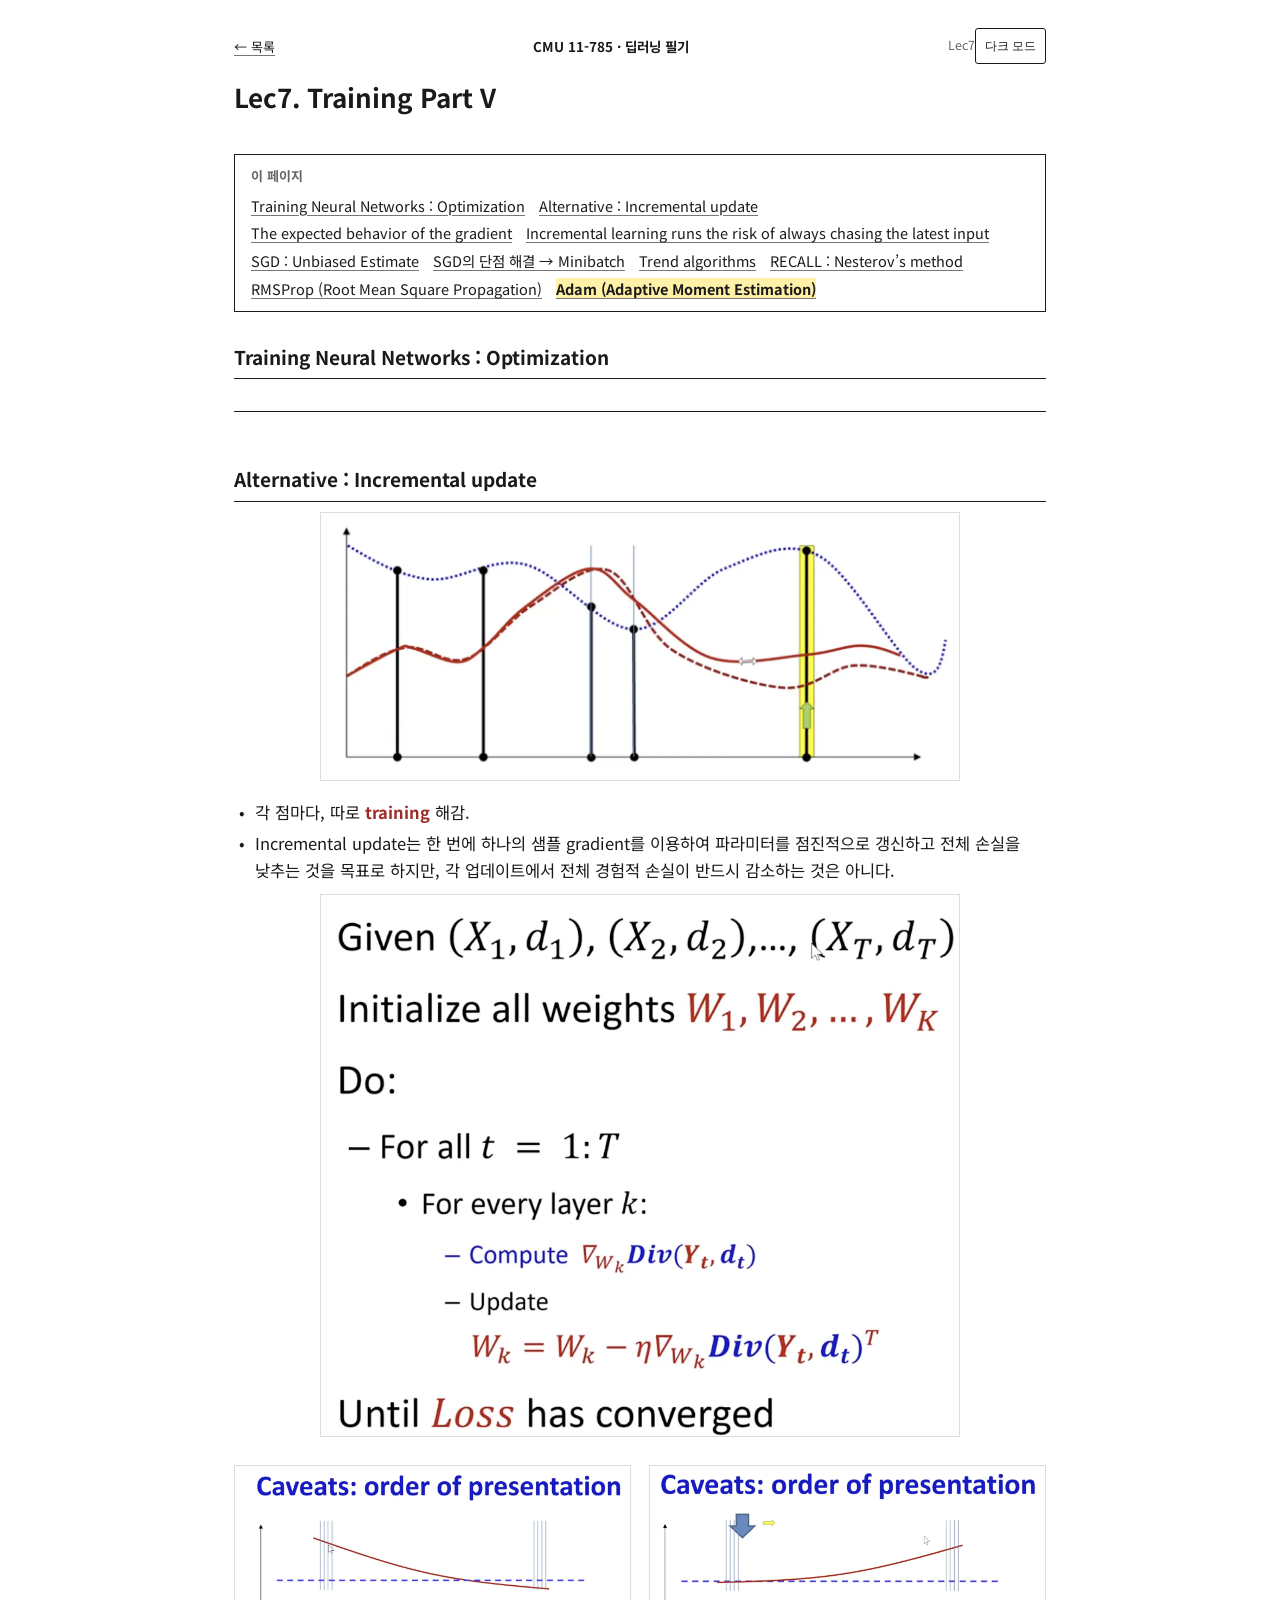
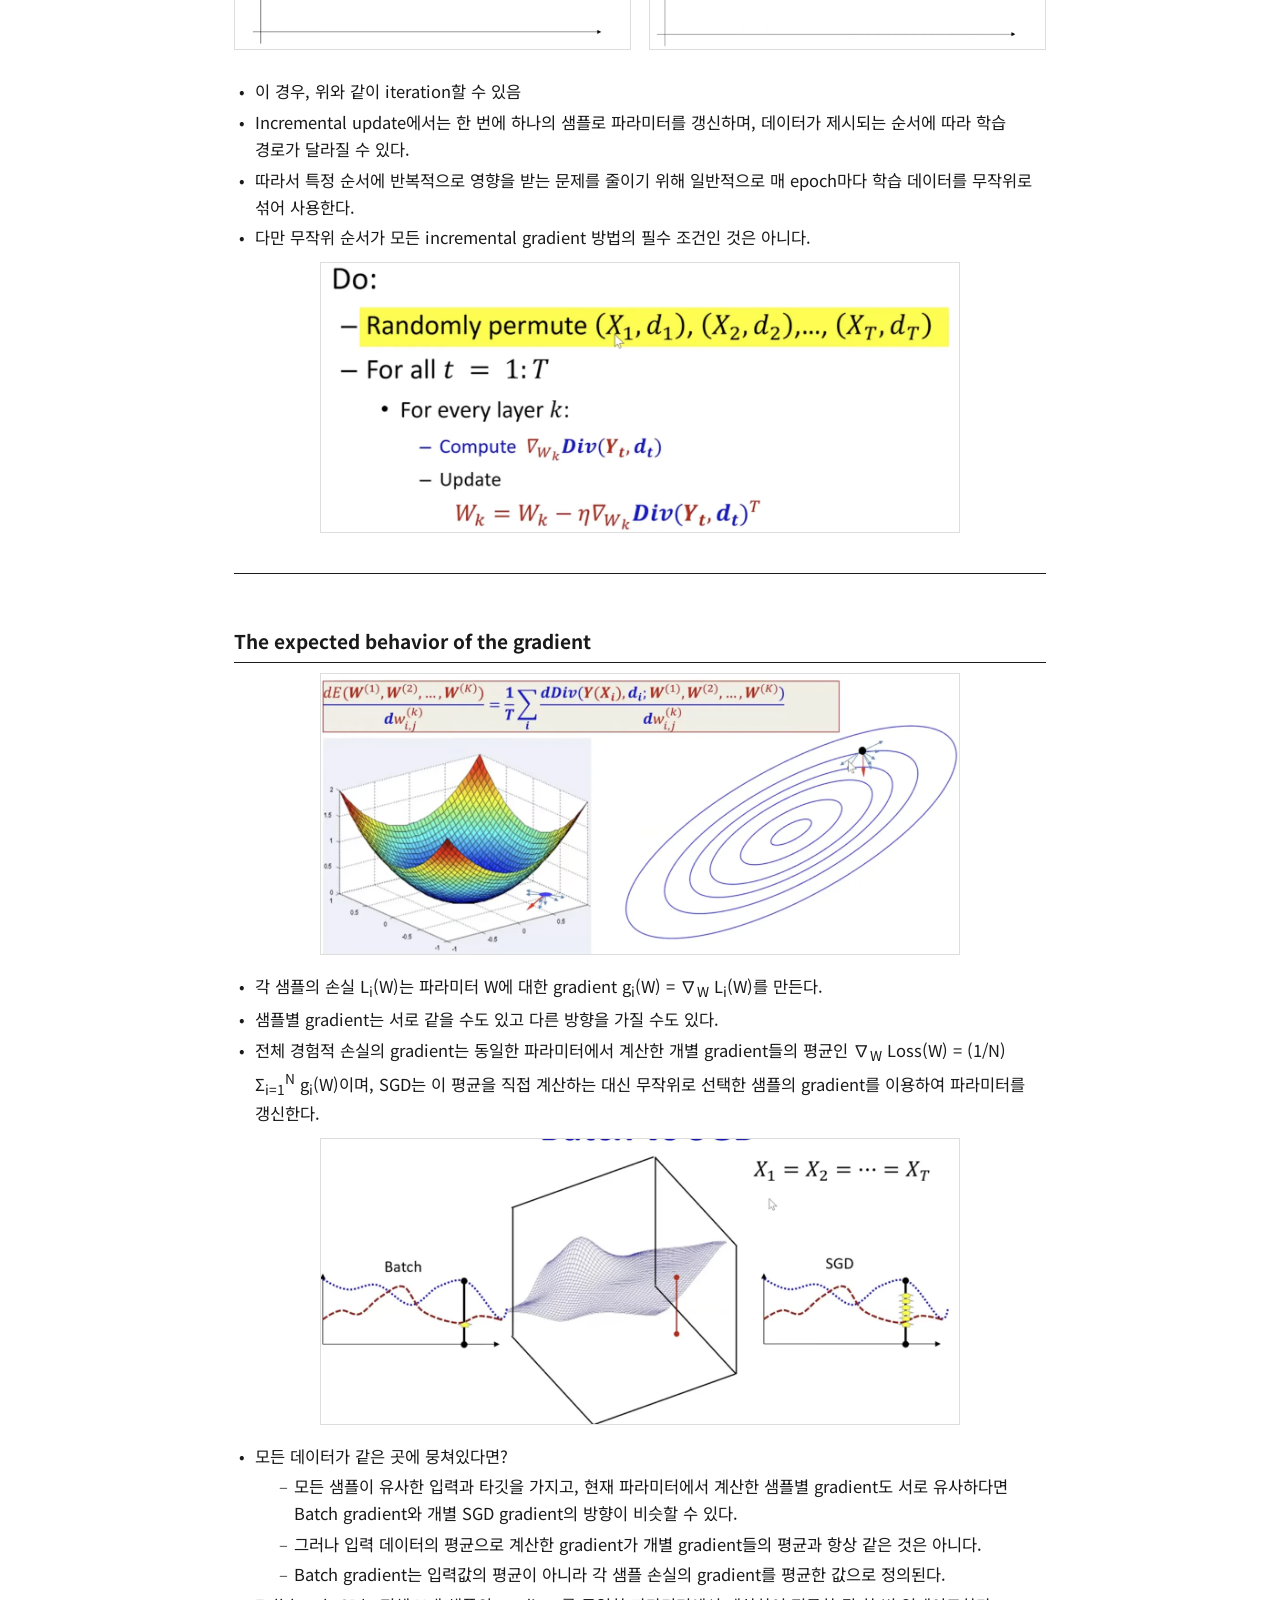
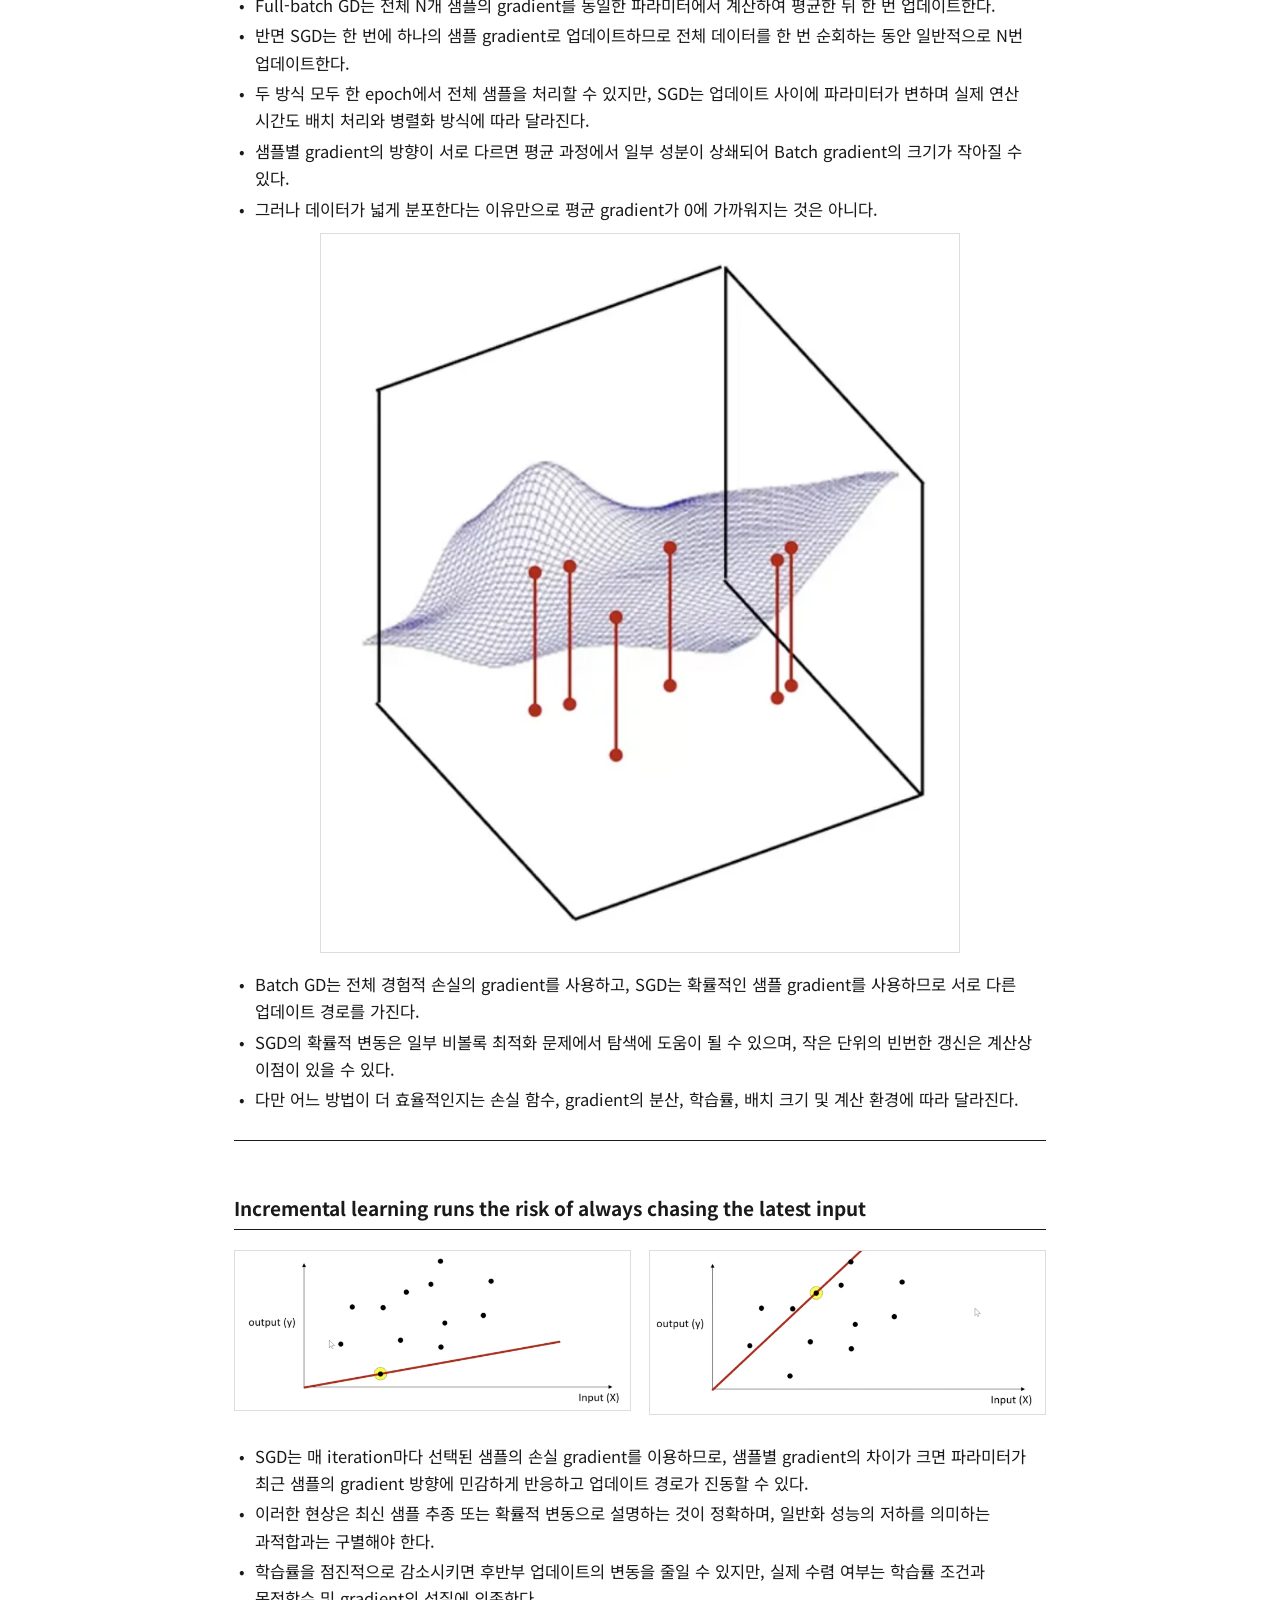
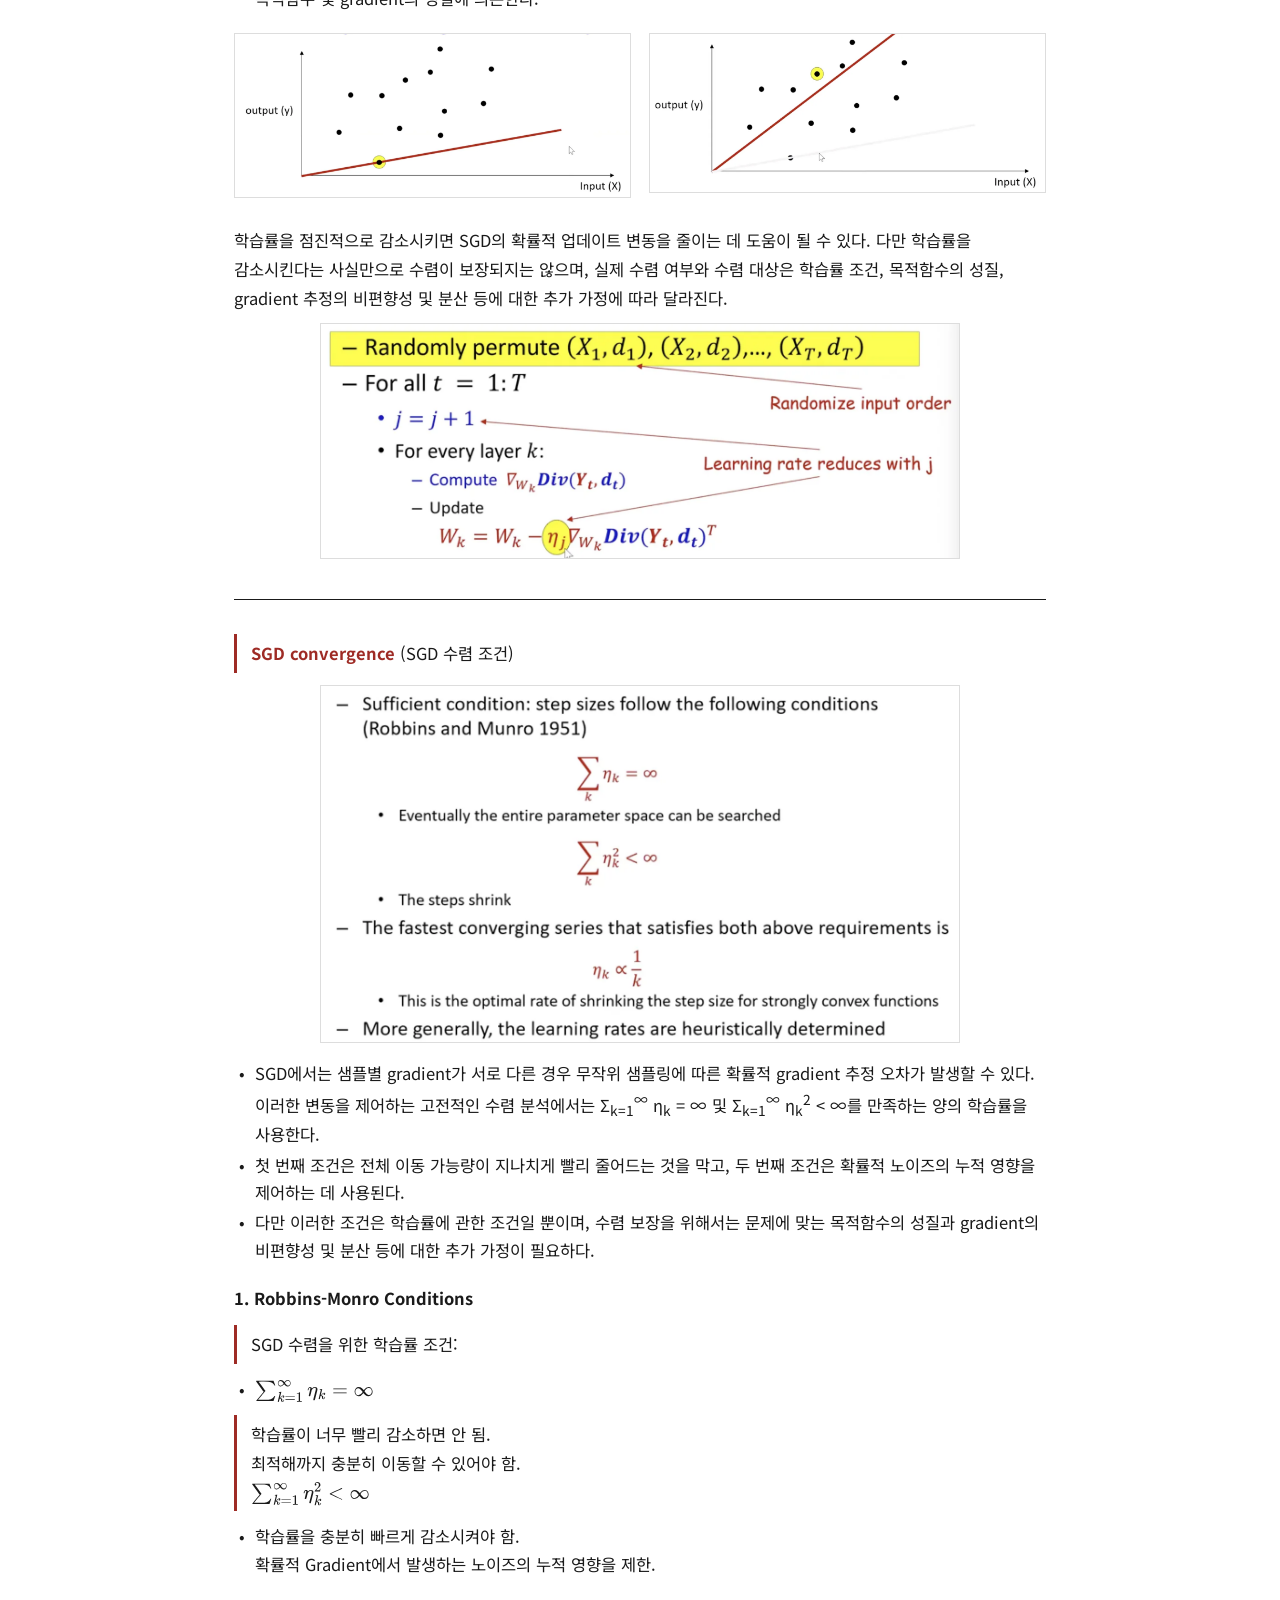
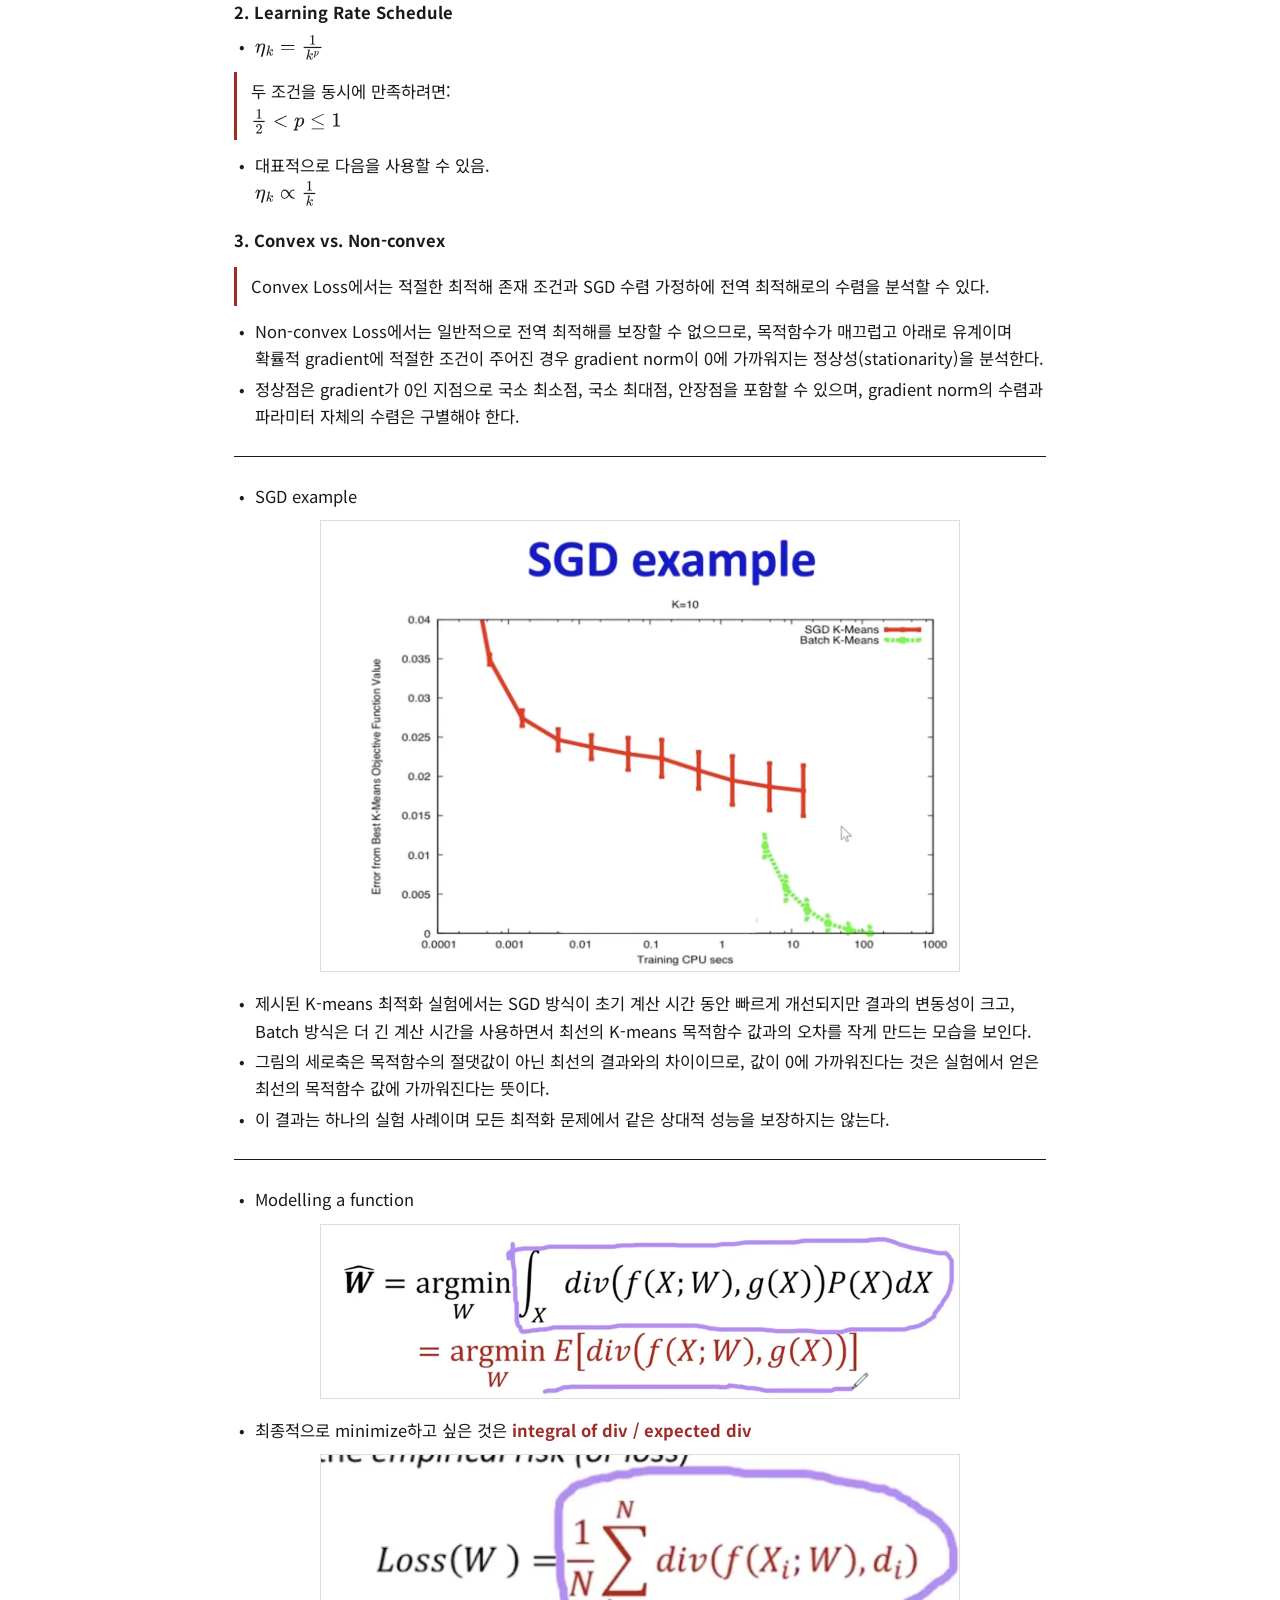
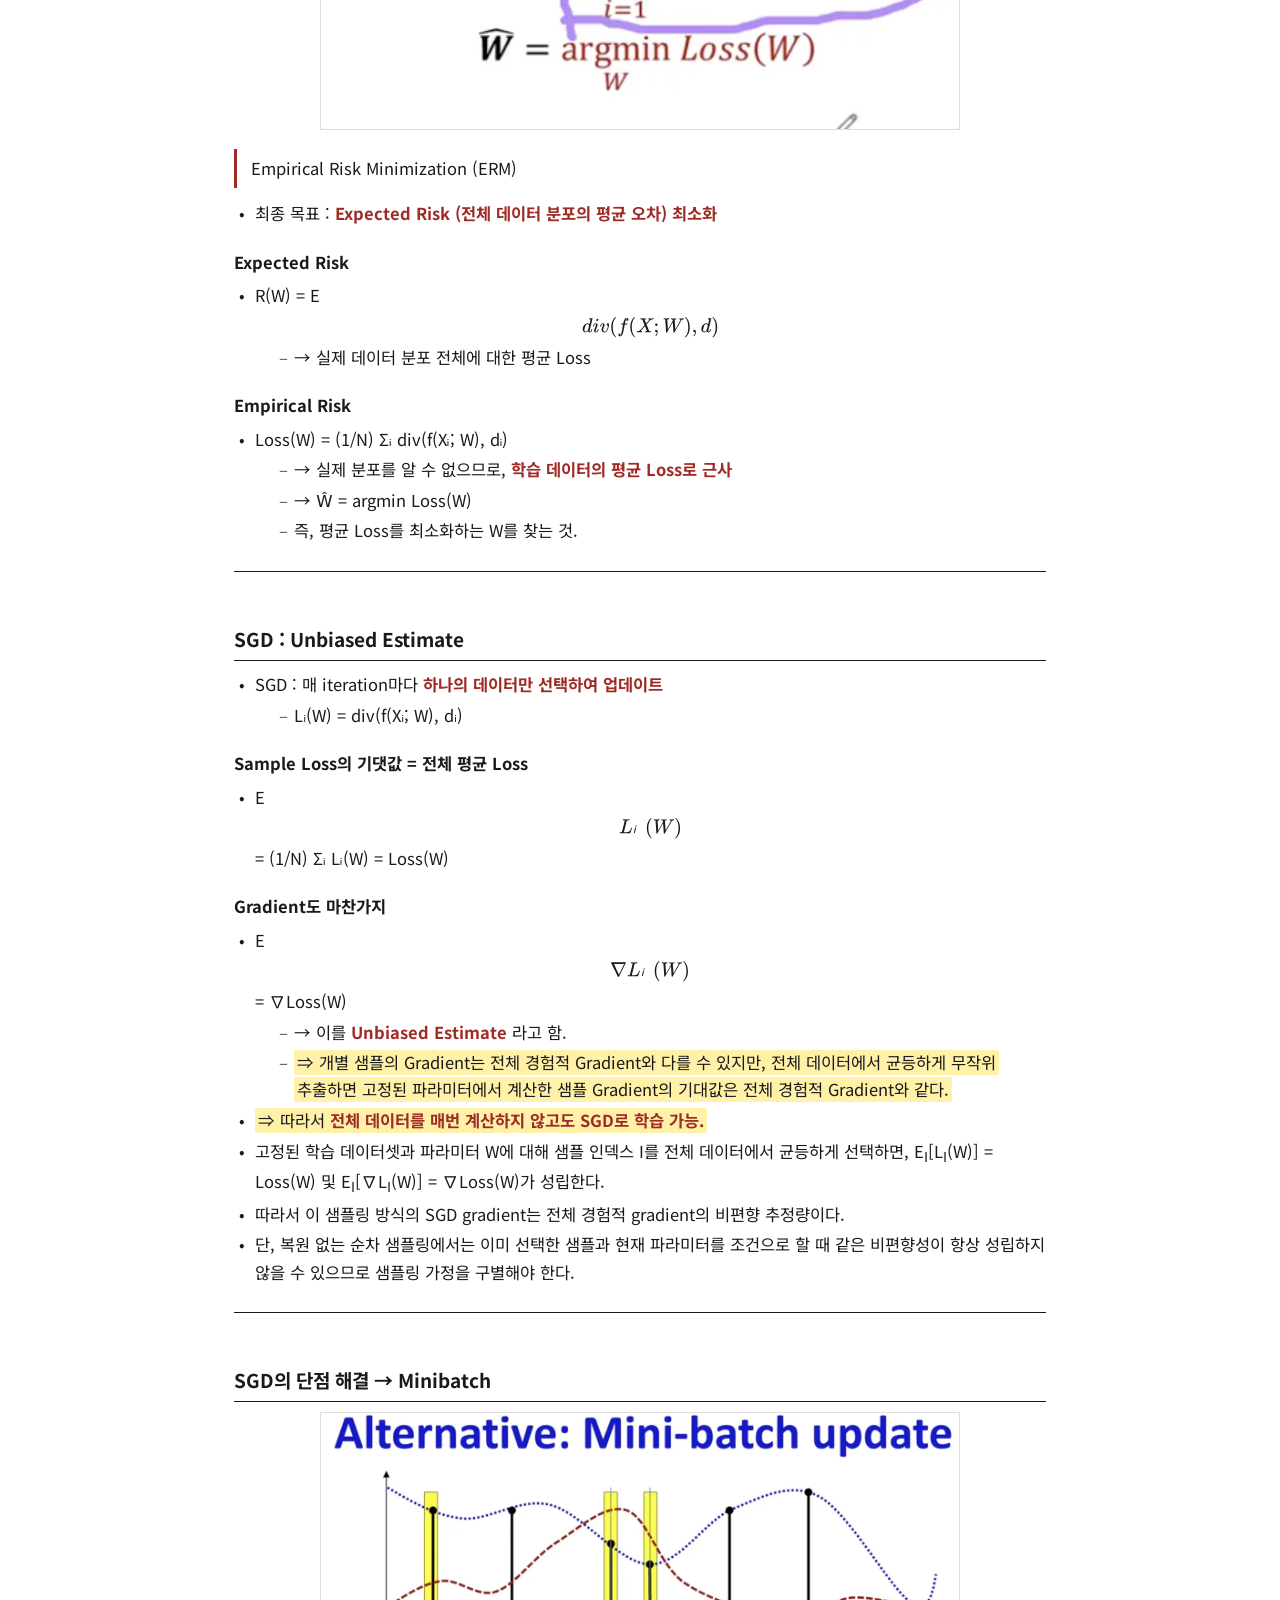
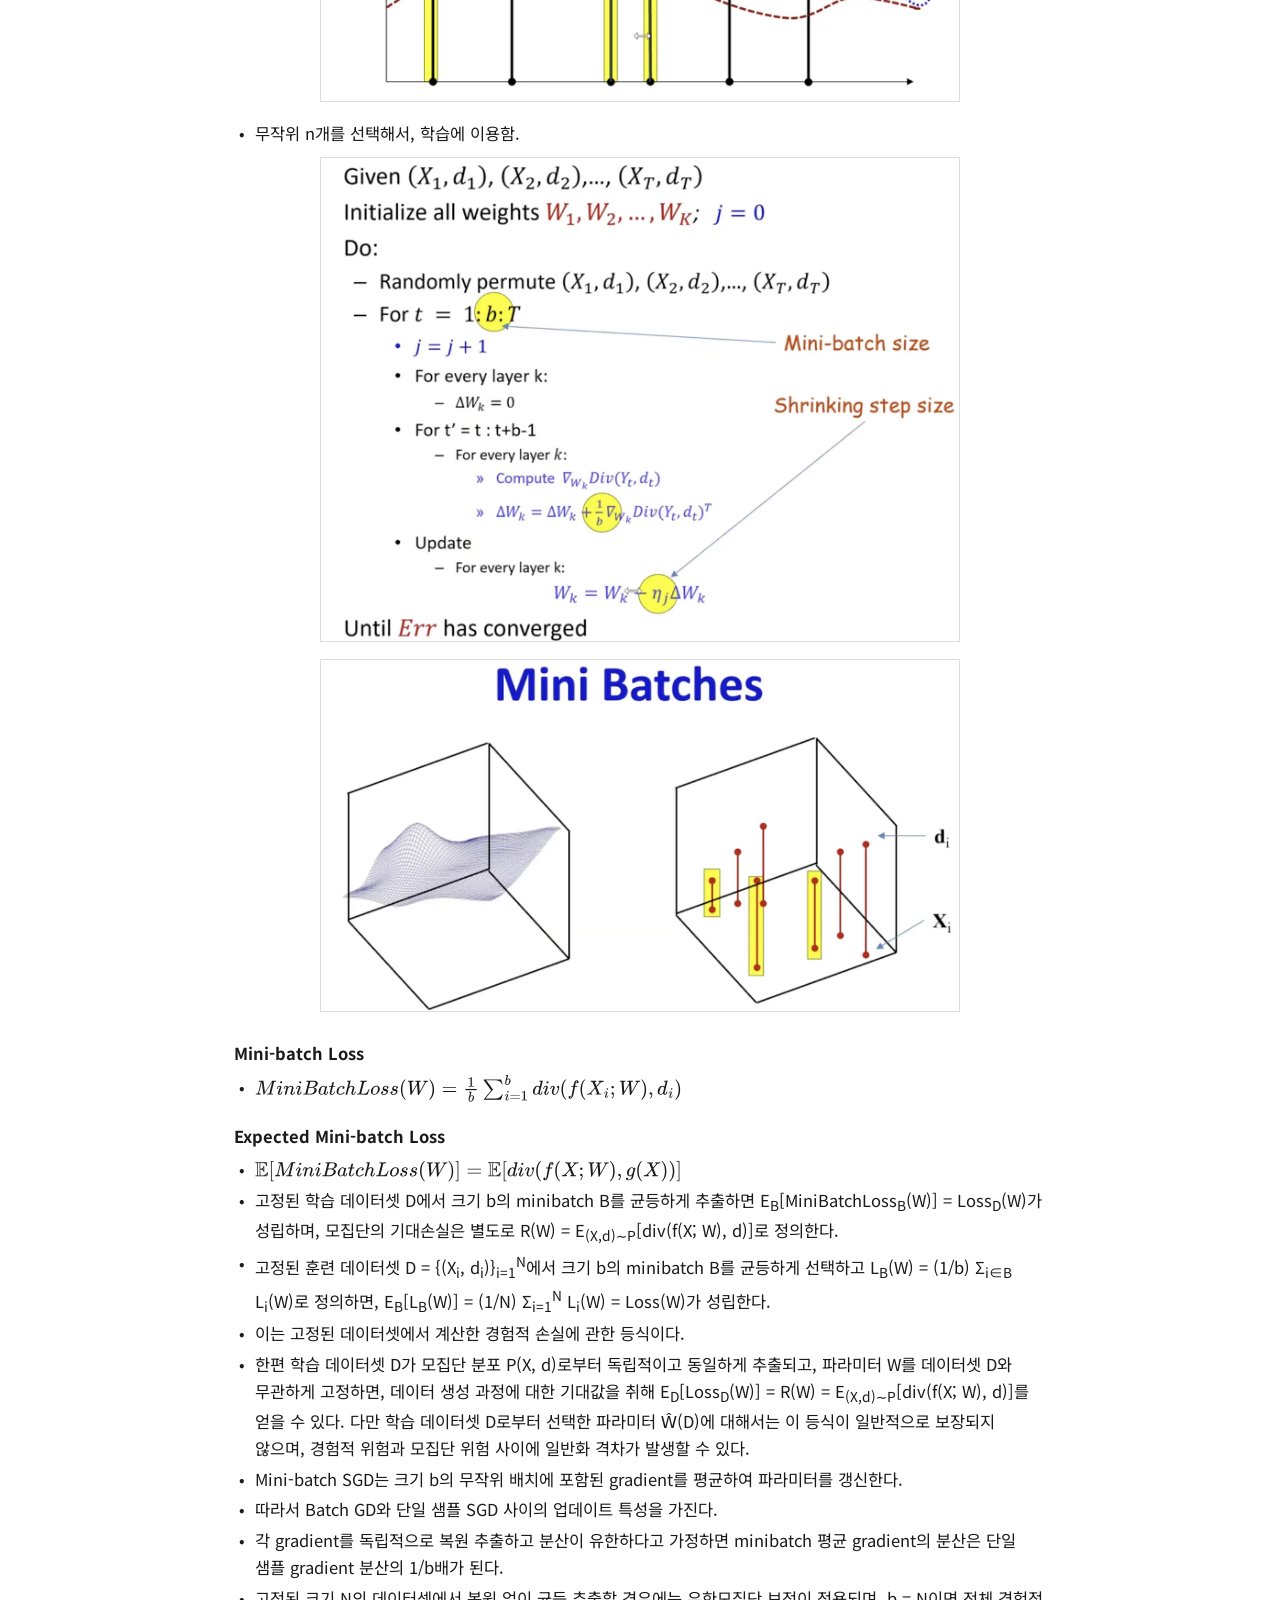
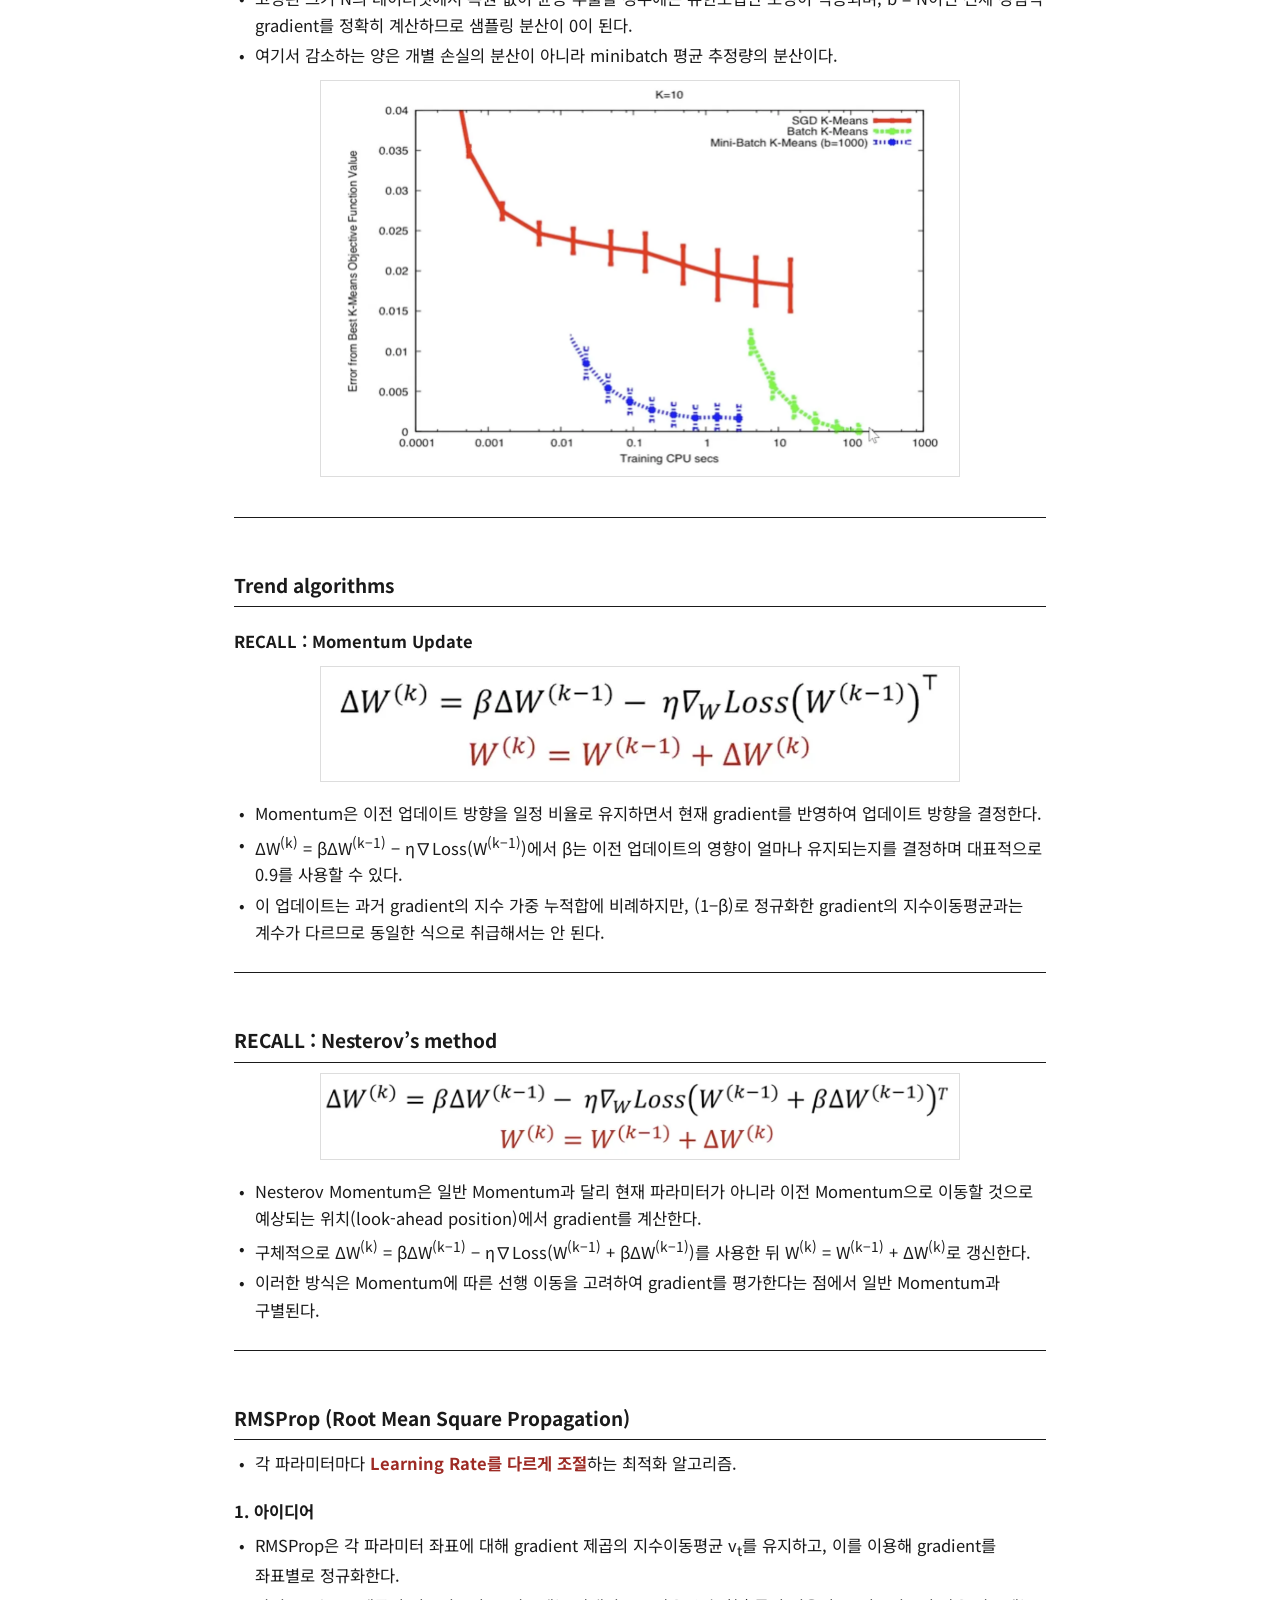
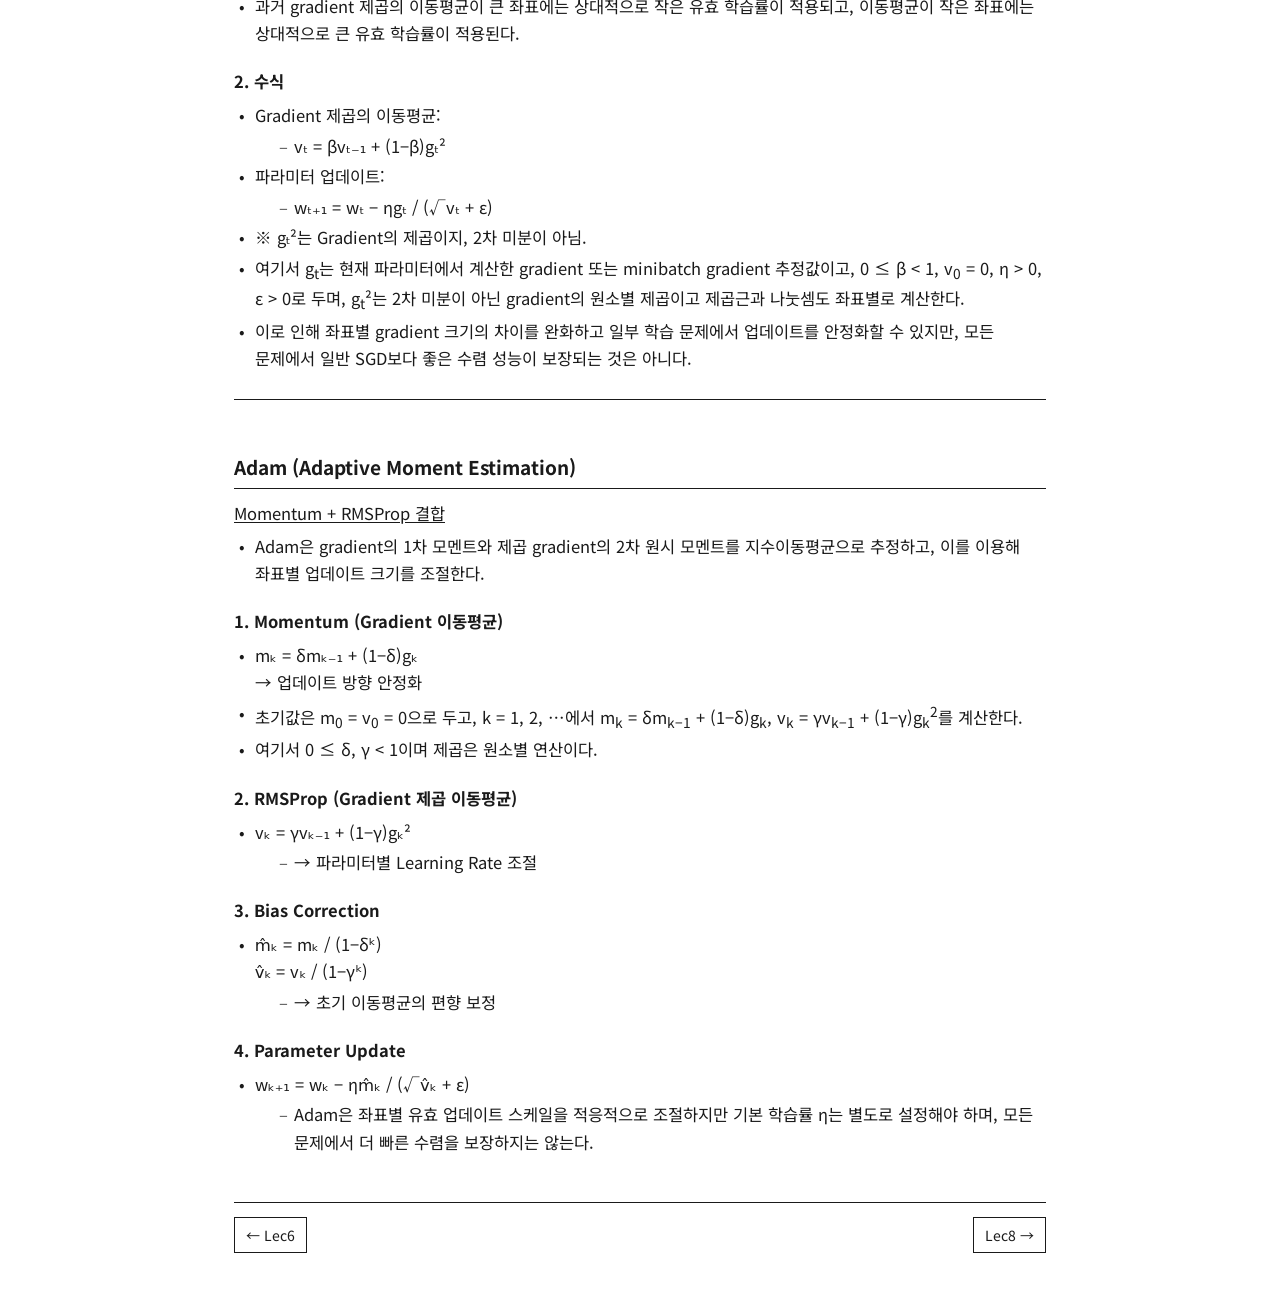
<file: lec7.html>
<!DOCTYPE html>
<html lang="ko">
<head>
<meta charset="utf-8">
<meta name="viewport" content="width=device-width, initial-scale=1">
<title>Lec7. Training Part V · 딥러닝 필기</title>
<link rel="icon" type="image/svg+xml" href="favicon.svg">
<link rel="preconnect" href="https://fonts.googleapis.com">
<link rel="preconnect" href="https://fonts.gstatic.com" crossorigin>
<link href="https://fonts.googleapis.com/css2?family=Noto+Sans+KR:wght@400;700&display=swap" rel="stylesheet">
<link rel="stylesheet" href="style.css">
<link rel="stylesheet" href="assets/v5-layer.css">
</head>
<body class="dlb">
<div class="paper">
  <div class="phead">
    <a class="to-home" href="index.html">&larr; 목록</a>
    <span class="phead-c">CMU 11-785 · 딥러닝 필기</span>
    <span class="phead-r">Lec7</span>
  </div>
  <h1 class="t-title">Lec7. Training Part V</h1>
  <div class="body notes">
    <section class="part">
    <h2 class="sec-h">Training Neural Networks : Optimization</h2>
    
    </section>
    <section class="part">
    <h2 class="sec-h">Alternative : Incremental update</h2>
    <div class="figwrap"><img src="img/lec7-01.webp" alt="Lec7. Training Part V 강의 캡처 1" width="1312" height="550" loading="lazy"></div>
<ul>
<li>각 점마다, 따로 <b class="k-blue">training</b> 해감.
</li>
<li>Incremental update는 한 번에 하나의 샘플 gradient를 이용하여 파라미터를 점진적으로 갱신하고 전체 손실을 낮추는 것을 목표로 하지만, 각 업데이트에서 전체 경험적 손실이 반드시 감소하는 것은 아니다.
</li>
</ul>
<div class="figwrap"><img src="img/lec7-02.webp" alt="Lec7. Training Part V 강의 캡처 2" width="1176" height="998" loading="lazy"></div>
<div class="cols">
<div class="col" style="flex:1">
<div class="figwrap"><img src="img/lec7-03.webp" alt="Lec7. Training Part V 강의 캡처 3" width="1400" height="647" loading="lazy"></div>
</div>
<div class="col" style="flex:1">
<div class="figwrap"><img src="img/lec7-04.webp" alt="Lec7. Training Part V 강의 캡처 4" width="1400" height="649" loading="lazy"></div>
</div>
</div>
<ul>
<li>이 경우, 위와 같이 iteration할 수 있음
</li>
<li>Incremental update에서는 한 번에 하나의 샘플로 파라미터를 갱신하며, 데이터가 제시되는 순서에 따라 학습 경로가 달라질 수 있다.
</li>
<li>따라서 특정 순서에 반복적으로 영향을 받는 문제를 줄이기 위해 일반적으로 매 epoch마다 학습 데이터를 무작위로 섞어 사용한다.
</li>
<li>다만 무작위 순서가 모든 incremental gradient 방법의 필수 조건인 것은 아니다.
</li>
</ul>
<div class="figwrap"><img src="img/lec7-05.webp" alt="Lec7. Training Part V 강의 캡처 5" width="1400" height="591" loading="lazy"></div>
    </section>
    <section class="part">
    <h2 class="sec-h">The expected behavior of the gradient</h2>
    <div class="figwrap"><img src="img/lec7-06.webp" alt="Lec7. Training Part V 강의 캡처 6" width="1400" height="615" loading="lazy"></div>
<ul>
<li>각 샘플의 손실 L<sub>i</sub>(W)는 파라미터 W에 대한 gradient g<sub>i</sub>(W) = ∇<sub>W</sub> L<sub>i</sub>(W)를 만든다.
</li>
<li>샘플별 gradient는 서로 같을 수도 있고 다른 방향을 가질 수도 있다.
</li>
<li>전체 경험적 손실의 gradient는 동일한 파라미터에서 계산한 개별 gradient들의 평균인 ∇<sub>W</sub> Loss(W) = (1/N) Σ<sub>i=1</sub><sup>N</sup> g<sub>i</sub>(W)이며, SGD는 이 평균을 직접 계산하는 대신 무작위로 선택한 샘플의 gradient를 이용하여 파라미터를 갱신한다.
</li>
</ul>
<div class="figwrap"><img src="img/lec7-07.webp" alt="Lec7. Training Part V 강의 캡처 7" width="1400" height="626" loading="lazy"></div>
<ul>
<li>모든 데이터가 같은 곳에 뭉쳐있다면?
<ul>
<li>모든 샘플이 유사한 입력과 타깃을 가지고, 현재 파라미터에서 계산한 샘플별 gradient도 서로 유사하다면 Batch gradient와 개별 SGD gradient의 방향이 비슷할 수 있다.
</li>
<li>그러나 입력 데이터의 평균으로 계산한 gradient가 개별 gradient들의 평균과 항상 같은 것은 아니다.
</li>
<li>Batch gradient는 입력값의 평균이 아니라 각 샘플 손실의 gradient를 평균한 값으로 정의된다.
</li>
</ul>
</li>
<li>Full-batch GD는 전체 N개 샘플의 gradient를 동일한 파라미터에서 계산하여 평균한 뒤 한 번 업데이트한다.
</li>
<li>반면 SGD는 한 번에 하나의 샘플 gradient로 업데이트하므로 전체 데이터를 한 번 순회하는 동안 일반적으로 N번 업데이트한다.
</li>
<li>두 방식 모두 한 epoch에서 전체 샘플을 처리할 수 있지만, SGD는 업데이트 사이에 파라미터가 변하며 실제 연산 시간도 배치 처리와 병렬화 방식에 따라 달라진다.
</li>
<li>샘플별 gradient의 방향이 서로 다르면 평균 과정에서 일부 성분이 상쇄되어 Batch gradient의 크기가 작아질 수 있다.
</li>
<li>그러나 데이터가 넓게 분포한다는 이유만으로 평균 gradient가 0에 가까워지는 것은 아니다.
</li>
</ul>
<div class="figwrap"><img src="img/lec7-08.webp" alt="Lec7. Training Part V 강의 캡처 8" width="700" height="788" loading="lazy"></div>
<ul>
<li>Batch GD는 전체 경험적 손실의 gradient를 사용하고, SGD는 확률적인 샘플 gradient를 사용하므로 서로 다른 업데이트 경로를 가진다.
</li>
<li>SGD의 확률적 변동은 일부 비볼록 최적화 문제에서 탐색에 도움이 될 수 있으며, 작은 단위의 빈번한 갱신은 계산상 이점이 있을 수 있다.
</li>
<li>다만 어느 방법이 더 효율적인지는 손실 함수, gradient의 분산, 학습률, 배치 크기 및 계산 환경에 따라 달라진다.
</li>
</ul>
    </section>
    <section class="part">
    <h2 class="sec-h">Incremental learning runs the risk of always chasing the latest input</h2>
    <div class="cols">
<div class="col" style="flex:1">
<div class="figwrap"><img src="img/lec7-09.webp" alt="Lec7. Training Part V 강의 캡처 9" width="1400" height="562" loading="lazy"></div>
</div>
<div class="col" style="flex:1">
<div class="figwrap"><img src="img/lec7-10.webp" alt="Lec7. Training Part V 강의 캡처 10" width="1400" height="577" loading="lazy"></div>
</div>
</div>
<ul>
<li>SGD는 매 iteration마다 선택된 샘플의 손실 gradient를 이용하므로, 샘플별 gradient의 차이가 크면 파라미터가 최근 샘플의 gradient 방향에 민감하게 반응하고 업데이트 경로가 진동할 수 있다.
</li>
<li>이러한 현상은 최신 샘플 추종 또는 확률적 변동으로 설명하는 것이 정확하며, 일반화 성능의 저하를 의미하는 과적합과는 구별해야 한다.
</li>
<li>학습률을 점진적으로 감소시키면 후반부 업데이트의 변동을 줄일 수 있지만, 실제 수렴 여부는 학습률 조건과 목적함수 및 gradient의 성질에 의존한다.
</li>
</ul>
<div class="cols">
<div class="col" style="flex:1">
<div class="figwrap"><img src="img/lec7-11.webp" alt="Lec7. Training Part V 강의 캡처 11" width="1400" height="580" loading="lazy"></div>
</div>
<div class="col" style="flex:1">
<div class="figwrap"><img src="img/lec7-12.webp" alt="Lec7. Training Part V 강의 캡처 12" width="1400" height="561" loading="lazy"></div>
</div>
</div>
<p>학습률을 점진적으로 감소시키면 SGD의 확률적 업데이트 변동을 줄이는 데 도움이 될 수 있다. 다만 학습률을 감소시킨다는 사실만으로 수렴이 보장되지는 않으며, 실제 수렴 여부와 수렴 대상은 학습률 조건, 목적함수의 성질, gradient 추정의 비편향성 및 분산 등에 대한 추가 가정에 따라 달라진다.</p>
<div class="figwrap"><img src="img/lec7-13.webp" alt="Lec7. Training Part V 강의 캡처 13" width="1400" height="514" loading="lazy"></div>
    </section>
    <section class="part">
    <div class="warn"><b class="k-blue">SGD convergence </b>(SGD 수렴 조건)</div>
<div class="figwrap"><img src="img/lec7-14.webp" alt="Lec7. Training Part V 강의 캡처 14" width="1370" height="764" loading="lazy"></div>
<ul>
<li>SGD에서는 샘플별 gradient가 서로 다른 경우 무작위 샘플링에 따른 확률적 gradient 추정 오차가 발생할 수 있다. 이러한 변동을 제어하는 고전적인 수렴 분석에서는 Σ<sub>k=1</sub><sup>∞</sup> η<sub>k</sub> = ∞ 및 Σ<sub>k=1</sub><sup>∞</sup> η<sub>k</sub><sup>2</sup> &lt; ∞를 만족하는 양의 학습률을 사용한다.
</li>
<li>첫 번째 조건은 전체 이동 가능량이 지나치게 빨리 줄어드는 것을 막고, 두 번째 조건은 확률적 노이즈의 누적 영향을 제어하는 데 사용된다.
</li>
<li>다만 이러한 조건은 학습률에 관한 조건일 뿐이며, 수렴 보장을 위해서는 문제에 맞는 목적함수의 성질과 gradient의 비편향성 및 분산 등에 대한 추가 가정이 필요하다.
</li>
</ul>
<h3>1. Robbins-Monro Conditions</h3>
<div class="warn">SGD 수렴을 위한 학습률 조건:</div>
<ul>
<li><span class="mjx"><svg focusable="false" aria-hidden="true" style="vertical-align: -0.777ex;" xmlns="http://www.w3.org/2000/svg" width="13.257ex" height="2.563ex" role="img" focusable="false" viewBox="0 -789.6 5859.7 1132.9"><g stroke="currentColor" fill="currentColor" stroke-width="0" transform="scale(1,-1)"><g data-mml-node="math"><g data-mml-node="munderover"><g data-mml-node="mo"><path data-c="2211" d="M61 748Q64 750 489 750H913L954 640Q965 609 976 579T993 533T999 516H979L959 517Q936 579 886 621T777 682Q724 700 655 705T436 710H319Q183 710 183 709Q186 706 348 484T511 259Q517 250 513 244L490 216Q466 188 420 134T330 27L149 -187Q149 -188 362 -188Q388 -188 436 -188T506 -189Q679 -189 778 -162T936 -43Q946 -27 959 6H999L913 -249L489 -250Q65 -250 62 -248Q56 -246 56 -239Q56 -234 118 -161Q186 -81 245 -11L428 206Q428 207 242 462L57 717L56 728Q56 744 61 748Z"></path></g><g data-mml-node="TeXAtom" transform="translate(1089,477.1) scale(0.707)" data-mjx-texclass="ORD"><g data-mml-node="mi"><path data-c="221E" d="M55 217Q55 305 111 373T254 442Q342 442 419 381Q457 350 493 303L507 284L514 294Q618 442 747 442Q833 442 888 374T944 214Q944 128 889 59T743 -11Q657 -11 580 50Q542 81 506 128L492 147L485 137Q381 -11 252 -11Q166 -11 111 57T55 217ZM907 217Q907 285 869 341T761 397Q740 397 720 392T682 378T648 359T619 335T594 310T574 285T559 263T548 246L543 238L574 198Q605 158 622 138T664 94T714 61T765 51Q827 51 867 100T907 217ZM92 214Q92 145 131 89T239 33Q357 33 456 193L425 233Q364 312 334 337Q285 380 233 380Q171 380 132 331T92 214Z"></path></g></g><g data-mml-node="TeXAtom" transform="translate(1089,-285.4) scale(0.707)" data-mjx-texclass="ORD"><g data-mml-node="mi"><path data-c="1D458" d="M121 647Q121 657 125 670T137 683Q138 683 209 688T282 694Q294 694 294 686Q294 679 244 477Q194 279 194 272Q213 282 223 291Q247 309 292 354T362 415Q402 442 438 442Q468 442 485 423T503 369Q503 344 496 327T477 302T456 291T438 288Q418 288 406 299T394 328Q394 353 410 369T442 390L458 393Q446 405 434 405H430Q398 402 367 380T294 316T228 255Q230 254 243 252T267 246T293 238T320 224T342 206T359 180T365 147Q365 130 360 106T354 66Q354 26 381 26Q429 26 459 145Q461 153 479 153H483Q499 153 499 144Q499 139 496 130Q455 -11 378 -11Q333 -11 305 15T277 90Q277 108 280 121T283 145Q283 167 269 183T234 206T200 217T182 220H180Q168 178 159 139T145 81T136 44T129 20T122 7T111 -2Q98 -11 83 -11Q66 -11 57 -1T48 16Q48 26 85 176T158 471L195 616Q196 629 188 632T149 637H144Q134 637 131 637T124 640T121 647Z"></path></g><g data-mml-node="mo" transform="translate(521,0)"><path data-c="3D" d="M56 347Q56 360 70 367H707Q722 359 722 347Q722 336 708 328L390 327H72Q56 332 56 347ZM56 153Q56 168 72 173H708Q722 163 722 153Q722 140 707 133H70Q56 140 56 153Z"></path></g><g data-mml-node="mn" transform="translate(1299,0)"><path data-c="31" d="M213 578L200 573Q186 568 160 563T102 556H83V602H102Q149 604 189 617T245 641T273 663Q275 666 285 666Q294 666 302 660V361L303 61Q310 54 315 52T339 48T401 46H427V0H416Q395 3 257 3Q121 3 100 0H88V46H114Q136 46 152 46T177 47T193 50T201 52T207 57T213 61V578Z"></path></g></g></g><g data-mml-node="msub" transform="translate(2577.8,0)"><g data-mml-node="mi"><path data-c="1D702" d="M21 287Q22 290 23 295T28 317T38 348T53 381T73 411T99 433T132 442Q156 442 175 435T205 417T221 395T229 376L231 369Q231 367 232 367L243 378Q304 442 382 442Q436 442 469 415T503 336V326Q503 302 439 53Q381 -182 377 -189Q364 -216 332 -216Q319 -216 310 -208T299 -186Q299 -177 358 57L420 307Q423 322 423 345Q423 404 379 404H374Q288 404 229 303L222 291L189 157Q156 26 151 16Q138 -11 108 -11Q95 -11 87 -5T76 7T74 17Q74 30 114 189T154 366Q154 405 128 405Q107 405 92 377T68 316T57 280Q55 278 41 278H27Q21 284 21 287Z"></path></g><g data-mml-node="mi" transform="translate(530,-150) scale(0.707)"><path data-c="1D458" d="M121 647Q121 657 125 670T137 683Q138 683 209 688T282 694Q294 694 294 686Q294 679 244 477Q194 279 194 272Q213 282 223 291Q247 309 292 354T362 415Q402 442 438 442Q468 442 485 423T503 369Q503 344 496 327T477 302T456 291T438 288Q418 288 406 299T394 328Q394 353 410 369T442 390L458 393Q446 405 434 405H430Q398 402 367 380T294 316T228 255Q230 254 243 252T267 246T293 238T320 224T342 206T359 180T365 147Q365 130 360 106T354 66Q354 26 381 26Q429 26 459 145Q461 153 479 153H483Q499 153 499 144Q499 139 496 130Q455 -11 378 -11Q333 -11 305 15T277 90Q277 108 280 121T283 145Q283 167 269 183T234 206T200 217T182 220H180Q168 178 159 139T145 81T136 44T129 20T122 7T111 -2Q98 -11 83 -11Q66 -11 57 -1T48 16Q48 26 85 176T158 471L195 616Q196 629 188 632T149 637H144Q134 637 131 637T124 640T121 647Z"></path></g></g><g data-mml-node="mo" transform="translate(3803.9,0)"><path data-c="3D" d="M56 347Q56 360 70 367H707Q722 359 722 347Q722 336 708 328L390 327H72Q56 332 56 347ZM56 153Q56 168 72 173H708Q722 163 722 153Q722 140 707 133H70Q56 140 56 153Z"></path></g><g data-mml-node="mi" transform="translate(4859.7,0)"><path data-c="221E" d="M55 217Q55 305 111 373T254 442Q342 442 419 381Q457 350 493 303L507 284L514 294Q618 442 747 442Q833 442 888 374T944 214Q944 128 889 59T743 -11Q657 -11 580 50Q542 81 506 128L492 147L485 137Q381 -11 252 -11Q166 -11 111 57T55 217ZM907 217Q907 285 869 341T761 397Q740 397 720 392T682 378T648 359T619 335T594 310T574 285T559 263T548 246L543 238L574 198Q605 158 622 138T664 94T714 61T765 51Q827 51 867 100T907 217ZM92 214Q92 145 131 89T239 33Q357 33 456 193L425 233Q364 312 334 337Q285 380 233 380Q171 380 132 331T92 214Z"></path></g></g></g></svg></span>
</li>
</ul>
<div class="warn">학습률이 너무 빨리 감소하면 안 됨.<br>최적해까지 충분히 이동할 수 있어야 함.<br><span class="mjx"><svg focusable="false" aria-hidden="true" style="vertical-align: -0.777ex;" xmlns="http://www.w3.org/2000/svg" width="13.257ex" height="2.664ex" role="img" focusable="false" viewBox="0 -833.9 5859.7 1177.3"><g stroke="currentColor" fill="currentColor" stroke-width="0" transform="scale(1,-1)"><g data-mml-node="math"><g data-mml-node="munderover"><g data-mml-node="mo"><path data-c="2211" d="M61 748Q64 750 489 750H913L954 640Q965 609 976 579T993 533T999 516H979L959 517Q936 579 886 621T777 682Q724 700 655 705T436 710H319Q183 710 183 709Q186 706 348 484T511 259Q517 250 513 244L490 216Q466 188 420 134T330 27L149 -187Q149 -188 362 -188Q388 -188 436 -188T506 -189Q679 -189 778 -162T936 -43Q946 -27 959 6H999L913 -249L489 -250Q65 -250 62 -248Q56 -246 56 -239Q56 -234 118 -161Q186 -81 245 -11L428 206Q428 207 242 462L57 717L56 728Q56 744 61 748Z"></path></g><g data-mml-node="TeXAtom" transform="translate(1089,477.1) scale(0.707)" data-mjx-texclass="ORD"><g data-mml-node="mi"><path data-c="221E" d="M55 217Q55 305 111 373T254 442Q342 442 419 381Q457 350 493 303L507 284L514 294Q618 442 747 442Q833 442 888 374T944 214Q944 128 889 59T743 -11Q657 -11 580 50Q542 81 506 128L492 147L485 137Q381 -11 252 -11Q166 -11 111 57T55 217ZM907 217Q907 285 869 341T761 397Q740 397 720 392T682 378T648 359T619 335T594 310T574 285T559 263T548 246L543 238L574 198Q605 158 622 138T664 94T714 61T765 51Q827 51 867 100T907 217ZM92 214Q92 145 131 89T239 33Q357 33 456 193L425 233Q364 312 334 337Q285 380 233 380Q171 380 132 331T92 214Z"></path></g></g><g data-mml-node="TeXAtom" transform="translate(1089,-285.4) scale(0.707)" data-mjx-texclass="ORD"><g data-mml-node="mi"><path data-c="1D458" d="M121 647Q121 657 125 670T137 683Q138 683 209 688T282 694Q294 694 294 686Q294 679 244 477Q194 279 194 272Q213 282 223 291Q247 309 292 354T362 415Q402 442 438 442Q468 442 485 423T503 369Q503 344 496 327T477 302T456 291T438 288Q418 288 406 299T394 328Q394 353 410 369T442 390L458 393Q446 405 434 405H430Q398 402 367 380T294 316T228 255Q230 254 243 252T267 246T293 238T320 224T342 206T359 180T365 147Q365 130 360 106T354 66Q354 26 381 26Q429 26 459 145Q461 153 479 153H483Q499 153 499 144Q499 139 496 130Q455 -11 378 -11Q333 -11 305 15T277 90Q277 108 280 121T283 145Q283 167 269 183T234 206T200 217T182 220H180Q168 178 159 139T145 81T136 44T129 20T122 7T111 -2Q98 -11 83 -11Q66 -11 57 -1T48 16Q48 26 85 176T158 471L195 616Q196 629 188 632T149 637H144Q134 637 131 637T124 640T121 647Z"></path></g><g data-mml-node="mo" transform="translate(521,0)"><path data-c="3D" d="M56 347Q56 360 70 367H707Q722 359 722 347Q722 336 708 328L390 327H72Q56 332 56 347ZM56 153Q56 168 72 173H708Q722 163 722 153Q722 140 707 133H70Q56 140 56 153Z"></path></g><g data-mml-node="mn" transform="translate(1299,0)"><path data-c="31" d="M213 578L200 573Q186 568 160 563T102 556H83V602H102Q149 604 189 617T245 641T273 663Q275 666 285 666Q294 666 302 660V361L303 61Q310 54 315 52T339 48T401 46H427V0H416Q395 3 257 3Q121 3 100 0H88V46H114Q136 46 152 46T177 47T193 50T201 52T207 57T213 61V578Z"></path></g></g></g><g data-mml-node="msubsup" transform="translate(2577.8,0)"><g data-mml-node="mi"><path data-c="1D702" d="M21 287Q22 290 23 295T28 317T38 348T53 381T73 411T99 433T132 442Q156 442 175 435T205 417T221 395T229 376L231 369Q231 367 232 367L243 378Q304 442 382 442Q436 442 469 415T503 336V326Q503 302 439 53Q381 -182 377 -189Q364 -216 332 -216Q319 -216 310 -208T299 -186Q299 -177 358 57L420 307Q423 322 423 345Q423 404 379 404H374Q288 404 229 303L222 291L189 157Q156 26 151 16Q138 -11 108 -11Q95 -11 87 -5T76 7T74 17Q74 30 114 189T154 366Q154 405 128 405Q107 405 92 377T68 316T57 280Q55 278 41 278H27Q21 284 21 287Z"></path></g><g data-mml-node="mn" transform="translate(530,363) scale(0.707)"><path data-c="32" d="M109 429Q82 429 66 447T50 491Q50 562 103 614T235 666Q326 666 387 610T449 465Q449 422 429 383T381 315T301 241Q265 210 201 149L142 93L218 92Q375 92 385 97Q392 99 409 186V189H449V186Q448 183 436 95T421 3V0H50V19V31Q50 38 56 46T86 81Q115 113 136 137Q145 147 170 174T204 211T233 244T261 278T284 308T305 340T320 369T333 401T340 431T343 464Q343 527 309 573T212 619Q179 619 154 602T119 569T109 550Q109 549 114 549Q132 549 151 535T170 489Q170 464 154 447T109 429Z"></path></g><g data-mml-node="mi" transform="translate(530,-307.7) scale(0.707)"><path data-c="1D458" d="M121 647Q121 657 125 670T137 683Q138 683 209 688T282 694Q294 694 294 686Q294 679 244 477Q194 279 194 272Q213 282 223 291Q247 309 292 354T362 415Q402 442 438 442Q468 442 485 423T503 369Q503 344 496 327T477 302T456 291T438 288Q418 288 406 299T394 328Q394 353 410 369T442 390L458 393Q446 405 434 405H430Q398 402 367 380T294 316T228 255Q230 254 243 252T267 246T293 238T320 224T342 206T359 180T365 147Q365 130 360 106T354 66Q354 26 381 26Q429 26 459 145Q461 153 479 153H483Q499 153 499 144Q499 139 496 130Q455 -11 378 -11Q333 -11 305 15T277 90Q277 108 280 121T283 145Q283 167 269 183T234 206T200 217T182 220H180Q168 178 159 139T145 81T136 44T129 20T122 7T111 -2Q98 -11 83 -11Q66 -11 57 -1T48 16Q48 26 85 176T158 471L195 616Q196 629 188 632T149 637H144Q134 637 131 637T124 640T121 647Z"></path></g></g><g data-mml-node="mo" transform="translate(3803.9,0)"><path data-c="3C" d="M694 -11T694 -19T688 -33T678 -40Q671 -40 524 29T234 166L90 235Q83 240 83 250Q83 261 91 266Q664 540 678 540Q681 540 687 534T694 519T687 505Q686 504 417 376L151 250L417 124Q686 -4 687 -5Q694 -11 694 -19Z"></path></g><g data-mml-node="mi" transform="translate(4859.7,0)"><path data-c="221E" d="M55 217Q55 305 111 373T254 442Q342 442 419 381Q457 350 493 303L507 284L514 294Q618 442 747 442Q833 442 888 374T944 214Q944 128 889 59T743 -11Q657 -11 580 50Q542 81 506 128L492 147L485 137Q381 -11 252 -11Q166 -11 111 57T55 217ZM907 217Q907 285 869 341T761 397Q740 397 720 392T682 378T648 359T619 335T594 310T574 285T559 263T548 246L543 238L574 198Q605 158 622 138T664 94T714 61T765 51Q827 51 867 100T907 217ZM92 214Q92 145 131 89T239 33Q357 33 456 193L425 233Q364 312 334 337Q285 380 233 380Q171 380 132 331T92 214Z"></path></g></g></g></svg></span></div>
<ul>
<li>학습률을 충분히 빠르게 감소시켜야 함.<br>확률적 Gradient에서 발생하는 노이즈의 누적 영향을 제한.
</li>
</ul>
<h3>2. Learning Rate Schedule</h3>
<ul>
<li><span class="mjx"><svg focusable="false" aria-hidden="true" style="vertical-align: -0.798ex;" xmlns="http://www.w3.org/2000/svg" width="7.694ex" height="2.755ex" role="img" focusable="false" viewBox="0 -864.9 3400.6 1217.7"><g stroke="currentColor" fill="currentColor" stroke-width="0" transform="scale(1,-1)"><g data-mml-node="math"><g data-mml-node="msub"><g data-mml-node="mi"><path data-c="1D702" d="M21 287Q22 290 23 295T28 317T38 348T53 381T73 411T99 433T132 442Q156 442 175 435T205 417T221 395T229 376L231 369Q231 367 232 367L243 378Q304 442 382 442Q436 442 469 415T503 336V326Q503 302 439 53Q381 -182 377 -189Q364 -216 332 -216Q319 -216 310 -208T299 -186Q299 -177 358 57L420 307Q423 322 423 345Q423 404 379 404H374Q288 404 229 303L222 291L189 157Q156 26 151 16Q138 -11 108 -11Q95 -11 87 -5T76 7T74 17Q74 30 114 189T154 366Q154 405 128 405Q107 405 92 377T68 316T57 280Q55 278 41 278H27Q21 284 21 287Z"></path></g><g data-mml-node="mi" transform="translate(530,-150) scale(0.707)"><path data-c="1D458" d="M121 647Q121 657 125 670T137 683Q138 683 209 688T282 694Q294 694 294 686Q294 679 244 477Q194 279 194 272Q213 282 223 291Q247 309 292 354T362 415Q402 442 438 442Q468 442 485 423T503 369Q503 344 496 327T477 302T456 291T438 288Q418 288 406 299T394 328Q394 353 410 369T442 390L458 393Q446 405 434 405H430Q398 402 367 380T294 316T228 255Q230 254 243 252T267 246T293 238T320 224T342 206T359 180T365 147Q365 130 360 106T354 66Q354 26 381 26Q429 26 459 145Q461 153 479 153H483Q499 153 499 144Q499 139 496 130Q455 -11 378 -11Q333 -11 305 15T277 90Q277 108 280 121T283 145Q283 167 269 183T234 206T200 217T182 220H180Q168 178 159 139T145 81T136 44T129 20T122 7T111 -2Q98 -11 83 -11Q66 -11 57 -1T48 16Q48 26 85 176T158 471L195 616Q196 629 188 632T149 637H144Q134 637 131 637T124 640T121 647Z"></path></g></g><g data-mml-node="mo" transform="translate(1226.2,0)"><path data-c="3D" d="M56 347Q56 360 70 367H707Q722 359 722 347Q722 336 708 328L390 327H72Q56 332 56 347ZM56 153Q56 168 72 173H708Q722 163 722 153Q722 140 707 133H70Q56 140 56 153Z"></path></g><g data-mml-node="mfrac" transform="translate(2282,0)"><g data-mml-node="mn" transform="translate(382.5,394) scale(0.707)"><path data-c="31" d="M213 578L200 573Q186 568 160 563T102 556H83V602H102Q149 604 189 617T245 641T273 663Q275 666 285 666Q294 666 302 660V361L303 61Q310 54 315 52T339 48T401 46H427V0H416Q395 3 257 3Q121 3 100 0H88V46H114Q136 46 152 46T177 47T193 50T201 52T207 57T213 61V578Z"></path></g><g data-mml-node="msup" transform="translate(220,-345) scale(0.707)"><g data-mml-node="mi"><path data-c="1D458" d="M121 647Q121 657 125 670T137 683Q138 683 209 688T282 694Q294 694 294 686Q294 679 244 477Q194 279 194 272Q213 282 223 291Q247 309 292 354T362 415Q402 442 438 442Q468 442 485 423T503 369Q503 344 496 327T477 302T456 291T438 288Q418 288 406 299T394 328Q394 353 410 369T442 390L458 393Q446 405 434 405H430Q398 402 367 380T294 316T228 255Q230 254 243 252T267 246T293 238T320 224T342 206T359 180T365 147Q365 130 360 106T354 66Q354 26 381 26Q429 26 459 145Q461 153 479 153H483Q499 153 499 144Q499 139 496 130Q455 -11 378 -11Q333 -11 305 15T277 90Q277 108 280 121T283 145Q283 167 269 183T234 206T200 217T182 220H180Q168 178 159 139T145 81T136 44T129 20T122 7T111 -2Q98 -11 83 -11Q66 -11 57 -1T48 16Q48 26 85 176T158 471L195 616Q196 629 188 632T149 637H144Q134 637 131 637T124 640T121 647Z"></path></g><g data-mml-node="mi" transform="translate(554,289) scale(0.707)"><path data-c="1D45D" d="M23 287Q24 290 25 295T30 317T40 348T55 381T75 411T101 433T134 442Q209 442 230 378L240 387Q302 442 358 442Q423 442 460 395T497 281Q497 173 421 82T249 -10Q227 -10 210 -4Q199 1 187 11T168 28L161 36Q160 35 139 -51T118 -138Q118 -144 126 -145T163 -148H188Q194 -155 194 -157T191 -175Q188 -187 185 -190T172 -194Q170 -194 161 -194T127 -193T65 -192Q-5 -192 -24 -194H-32Q-39 -187 -39 -183Q-37 -156 -26 -148H-6Q28 -147 33 -136Q36 -130 94 103T155 350Q156 355 156 364Q156 405 131 405Q109 405 94 377T71 316T59 280Q57 278 43 278H29Q23 284 23 287ZM178 102Q200 26 252 26Q282 26 310 49T356 107Q374 141 392 215T411 325V331Q411 405 350 405Q339 405 328 402T306 393T286 380T269 365T254 350T243 336T235 326L232 322Q232 321 229 308T218 264T204 212Q178 106 178 102Z"></path></g></g><rect width="878.6" height="60" x="120" y="220"></rect></g></g></g></svg></span>
</li>
</ul>
<div class="warn">두 조건을 동시에 만족하려면:<br><span class="mjx"><svg focusable="false" aria-hidden="true" style="vertical-align: -0.781ex;" xmlns="http://www.w3.org/2000/svg" width="10.099ex" height="2.737ex" role="img" focusable="false" viewBox="0 -864.9 4463.7 1209.9"><g stroke="currentColor" fill="currentColor" stroke-width="0" transform="scale(1,-1)"><g data-mml-node="math"><g data-mml-node="mfrac"><g data-mml-node="mn" transform="translate(220,394) scale(0.707)"><path data-c="31" d="M213 578L200 573Q186 568 160 563T102 556H83V602H102Q149 604 189 617T245 641T273 663Q275 666 285 666Q294 666 302 660V361L303 61Q310 54 315 52T339 48T401 46H427V0H416Q395 3 257 3Q121 3 100 0H88V46H114Q136 46 152 46T177 47T193 50T201 52T207 57T213 61V578Z"></path></g><g data-mml-node="mn" transform="translate(220,-345) scale(0.707)"><path data-c="32" d="M109 429Q82 429 66 447T50 491Q50 562 103 614T235 666Q326 666 387 610T449 465Q449 422 429 383T381 315T301 241Q265 210 201 149L142 93L218 92Q375 92 385 97Q392 99 409 186V189H449V186Q448 183 436 95T421 3V0H50V19V31Q50 38 56 46T86 81Q115 113 136 137Q145 147 170 174T204 211T233 244T261 278T284 308T305 340T320 369T333 401T340 431T343 464Q343 527 309 573T212 619Q179 619 154 602T119 569T109 550Q109 549 114 549Q132 549 151 535T170 489Q170 464 154 447T109 429Z"></path></g><rect width="553.6" height="60" x="120" y="220"></rect></g><g data-mml-node="mo" transform="translate(1071.3,0)"><path data-c="3C" d="M694 -11T694 -19T688 -33T678 -40Q671 -40 524 29T234 166L90 235Q83 240 83 250Q83 261 91 266Q664 540 678 540Q681 540 687 534T694 519T687 505Q686 504 417 376L151 250L417 124Q686 -4 687 -5Q694 -11 694 -19Z"></path></g><g data-mml-node="mi" transform="translate(2127.1,0)"><path data-c="1D45D" d="M23 287Q24 290 25 295T30 317T40 348T55 381T75 411T101 433T134 442Q209 442 230 378L240 387Q302 442 358 442Q423 442 460 395T497 281Q497 173 421 82T249 -10Q227 -10 210 -4Q199 1 187 11T168 28L161 36Q160 35 139 -51T118 -138Q118 -144 126 -145T163 -148H188Q194 -155 194 -157T191 -175Q188 -187 185 -190T172 -194Q170 -194 161 -194T127 -193T65 -192Q-5 -192 -24 -194H-32Q-39 -187 -39 -183Q-37 -156 -26 -148H-6Q28 -147 33 -136Q36 -130 94 103T155 350Q156 355 156 364Q156 405 131 405Q109 405 94 377T71 316T59 280Q57 278 43 278H29Q23 284 23 287ZM178 102Q200 26 252 26Q282 26 310 49T356 107Q374 141 392 215T411 325V331Q411 405 350 405Q339 405 328 402T306 393T286 380T269 365T254 350T243 336T235 326L232 322Q232 321 229 308T218 264T204 212Q178 106 178 102Z"></path></g><g data-mml-node="mo" transform="translate(2907.9,0)"><path data-c="2264" d="M674 636Q682 636 688 630T694 615T687 601Q686 600 417 472L151 346L399 228Q687 92 691 87Q694 81 694 76Q694 58 676 56H670L382 192Q92 329 90 331Q83 336 83 348Q84 359 96 365Q104 369 382 500T665 634Q669 636 674 636ZM84 -118Q84 -108 99 -98H678Q694 -104 694 -118Q694 -130 679 -138H98Q84 -131 84 -118Z"></path></g><g data-mml-node="mn" transform="translate(3963.7,0)"><path data-c="31" d="M213 578L200 573Q186 568 160 563T102 556H83V602H102Q149 604 189 617T245 641T273 663Q275 666 285 666Q294 666 302 660V361L303 61Q310 54 315 52T339 48T401 46H427V0H416Q395 3 257 3Q121 3 100 0H88V46H114Q136 46 152 46T177 47T193 50T201 52T207 57T213 61V578Z"></path></g></g></g></svg></span></div>
<ul>
<li>대표적으로 다음을 사용할 수 있음.<br><span class="mjx"><svg focusable="false" aria-hidden="true" style="vertical-align: -0.798ex;" xmlns="http://www.w3.org/2000/svg" width="6.992ex" height="2.755ex" role="img" focusable="false" viewBox="0 -864.9 3090.4 1217.7"><g stroke="currentColor" fill="currentColor" stroke-width="0" transform="scale(1,-1)"><g data-mml-node="math"><g data-mml-node="msub"><g data-mml-node="mi"><path data-c="1D702" d="M21 287Q22 290 23 295T28 317T38 348T53 381T73 411T99 433T132 442Q156 442 175 435T205 417T221 395T229 376L231 369Q231 367 232 367L243 378Q304 442 382 442Q436 442 469 415T503 336V326Q503 302 439 53Q381 -182 377 -189Q364 -216 332 -216Q319 -216 310 -208T299 -186Q299 -177 358 57L420 307Q423 322 423 345Q423 404 379 404H374Q288 404 229 303L222 291L189 157Q156 26 151 16Q138 -11 108 -11Q95 -11 87 -5T76 7T74 17Q74 30 114 189T154 366Q154 405 128 405Q107 405 92 377T68 316T57 280Q55 278 41 278H27Q21 284 21 287Z"></path></g><g data-mml-node="mi" transform="translate(530,-150) scale(0.707)"><path data-c="1D458" d="M121 647Q121 657 125 670T137 683Q138 683 209 688T282 694Q294 694 294 686Q294 679 244 477Q194 279 194 272Q213 282 223 291Q247 309 292 354T362 415Q402 442 438 442Q468 442 485 423T503 369Q503 344 496 327T477 302T456 291T438 288Q418 288 406 299T394 328Q394 353 410 369T442 390L458 393Q446 405 434 405H430Q398 402 367 380T294 316T228 255Q230 254 243 252T267 246T293 238T320 224T342 206T359 180T365 147Q365 130 360 106T354 66Q354 26 381 26Q429 26 459 145Q461 153 479 153H483Q499 153 499 144Q499 139 496 130Q455 -11 378 -11Q333 -11 305 15T277 90Q277 108 280 121T283 145Q283 167 269 183T234 206T200 217T182 220H180Q168 178 159 139T145 81T136 44T129 20T122 7T111 -2Q98 -11 83 -11Q66 -11 57 -1T48 16Q48 26 85 176T158 471L195 616Q196 629 188 632T149 637H144Q134 637 131 637T124 640T121 647Z"></path></g></g><g data-mml-node="mo" transform="translate(1226.2,0)"><path data-c="221D" d="M56 124T56 216T107 375T238 442Q260 442 280 438T319 425T352 407T382 385T406 361T427 336T442 315T455 297T462 285L469 297Q555 442 679 442Q687 442 722 437V398H718Q710 400 694 400Q657 400 623 383T567 343T527 294T503 253T495 235Q495 231 520 192T554 143Q625 44 696 44Q717 44 719 46H722V-5Q695 -11 678 -11Q552 -11 457 141Q455 145 454 146L447 134Q362 -11 235 -11Q157 -11 107 56ZM93 213Q93 143 126 87T220 31Q258 31 292 48T349 88T389 137T413 178T421 196Q421 200 396 239T362 288Q322 345 288 366T213 387Q163 387 128 337T93 213Z"></path></g><g data-mml-node="mfrac" transform="translate(2282,0)"><g data-mml-node="mn" transform="translate(227.4,394) scale(0.707)"><path data-c="31" d="M213 578L200 573Q186 568 160 563T102 556H83V602H102Q149 604 189 617T245 641T273 663Q275 666 285 666Q294 666 302 660V361L303 61Q310 54 315 52T339 48T401 46H427V0H416Q395 3 257 3Q121 3 100 0H88V46H114Q136 46 152 46T177 47T193 50T201 52T207 57T213 61V578Z"></path></g><g data-mml-node="mi" transform="translate(220,-345) scale(0.707)"><path data-c="1D458" d="M121 647Q121 657 125 670T137 683Q138 683 209 688T282 694Q294 694 294 686Q294 679 244 477Q194 279 194 272Q213 282 223 291Q247 309 292 354T362 415Q402 442 438 442Q468 442 485 423T503 369Q503 344 496 327T477 302T456 291T438 288Q418 288 406 299T394 328Q394 353 410 369T442 390L458 393Q446 405 434 405H430Q398 402 367 380T294 316T228 255Q230 254 243 252T267 246T293 238T320 224T342 206T359 180T365 147Q365 130 360 106T354 66Q354 26 381 26Q429 26 459 145Q461 153 479 153H483Q499 153 499 144Q499 139 496 130Q455 -11 378 -11Q333 -11 305 15T277 90Q277 108 280 121T283 145Q283 167 269 183T234 206T200 217T182 220H180Q168 178 159 139T145 81T136 44T129 20T122 7T111 -2Q98 -11 83 -11Q66 -11 57 -1T48 16Q48 26 85 176T158 471L195 616Q196 629 188 632T149 637H144Q134 637 131 637T124 640T121 647Z"></path></g><rect width="568.4" height="60" x="120" y="220"></rect></g></g></g></svg></span>
</li>
</ul>
<h3>3. Convex vs. Non-convex</h3>
<div class="warn">Convex Loss에서는 적절한 최적해 존재 조건과 SGD 수렴 가정하에 전역 최적해로의 수렴을 분석할 수 있다.</div>
<ul>
<li>Non-convex Loss에서는 일반적으로 전역 최적해를 보장할 수 없으므로, 목적함수가 매끄럽고 아래로 유계이며 확률적 gradient에 적절한 조건이 주어진 경우 gradient norm이 0에 가까워지는 정상성(stationarity)을 분석한다.
</li>
<li>정상점은 gradient가 0인 지점으로 국소 최소점, 국소 최대점, 안장점을 포함할 수 있으며, gradient norm의 수렴과 파라미터 자체의 수렴은 구별해야 한다.
</li>
</ul>
    </section>
    <section class="part">
    <ul>
<li>SGD example
</li>
</ul>
<div class="figwrap"><img src="img/lec7-15.webp" alt="Lec7. Training Part V 강의 캡처 15" width="1310" height="924" loading="lazy"></div>
<ul>
<li>제시된 K-means 최적화 실험에서는 SGD 방식이 초기 계산 시간 동안 빠르게 개선되지만 결과의 변동성이 크고, Batch 방식은 더 긴 계산 시간을 사용하면서 최선의 K-means 목적함수 값과의 오차를 작게 만드는 모습을 보인다.
</li>
<li>그림의 세로축은 목적함수의 절댓값이 아닌 최선의 결과와의 차이이므로, 값이 0에 가까워진다는 것은 실험에서 얻은 최선의 목적함수 값에 가까워진다는 뜻이다.
</li>
<li>이 결과는 하나의 실험 사례이며 모든 최적화 문제에서 같은 상대적 성능을 보장하지는 않는다.
</li>
</ul>
    </section>
    <section class="part">
    <ul>
<li>Modelling a function
</li>
</ul>
<div class="figwrap"><img src="img/lec7-16.webp" alt="Lec7. Training Part V 강의 캡처 16" width="1248" height="340" loading="lazy"></div>
<ul>
<li>최종적으로 minimize하고 싶은 것은 <b class="k-blue">integral of div / expected div</b>
</li>
</ul>
<div class="figwrap"><img src="img/lec7-17.webp" alt="Lec7. Training Part V 강의 캡처 17" width="654" height="280" loading="lazy"></div>
<div class="warn">Empirical Risk Minimization (ERM)</div>
<ul>
<li>최종 목표 : <b class="k-blue">Expected Risk (전체 데이터 분포의 평균 오차) 최소화</b>
</li>
</ul>
<h3>Expected Risk</h3>
<ul>
<li>R(W) = E<div class="mjx-display"><span class="mjx"><svg focusable="false" aria-hidden="true" style="vertical-align: -0.566ex;" xmlns="http://www.w3.org/2000/svg" width="15.306ex" height="2.262ex" role="img" focusable="false" viewBox="0 -750 6765.3 1000"><g stroke="currentColor" fill="currentColor" stroke-width="0" transform="scale(1,-1)"><g data-mml-node="math"><g data-mml-node="mi"><path data-c="1D451" d="M366 683Q367 683 438 688T511 694Q523 694 523 686Q523 679 450 384T375 83T374 68Q374 26 402 26Q411 27 422 35Q443 55 463 131Q469 151 473 152Q475 153 483 153H487H491Q506 153 506 145Q506 140 503 129Q490 79 473 48T445 8T417 -8Q409 -10 393 -10Q359 -10 336 5T306 36L300 51Q299 52 296 50Q294 48 292 46Q233 -10 172 -10Q117 -10 75 30T33 157Q33 205 53 255T101 341Q148 398 195 420T280 442Q336 442 364 400Q369 394 369 396Q370 400 396 505T424 616Q424 629 417 632T378 637H357Q351 643 351 645T353 664Q358 683 366 683ZM352 326Q329 405 277 405Q242 405 210 374T160 293Q131 214 119 129Q119 126 119 118T118 106Q118 61 136 44T179 26Q233 26 290 98L298 109L352 326Z"></path></g><g data-mml-node="mi" transform="translate(520,0)"><path data-c="1D456" d="M184 600Q184 624 203 642T247 661Q265 661 277 649T290 619Q290 596 270 577T226 557Q211 557 198 567T184 600ZM21 287Q21 295 30 318T54 369T98 420T158 442Q197 442 223 419T250 357Q250 340 236 301T196 196T154 83Q149 61 149 51Q149 26 166 26Q175 26 185 29T208 43T235 78T260 137Q263 149 265 151T282 153Q302 153 302 143Q302 135 293 112T268 61T223 11T161 -11Q129 -11 102 10T74 74Q74 91 79 106T122 220Q160 321 166 341T173 380Q173 404 156 404H154Q124 404 99 371T61 287Q60 286 59 284T58 281T56 279T53 278T49 278T41 278H27Q21 284 21 287Z"></path></g><g data-mml-node="mi" transform="translate(865,0)"><path data-c="1D463" d="M173 380Q173 405 154 405Q130 405 104 376T61 287Q60 286 59 284T58 281T56 279T53 278T49 278T41 278H27Q21 284 21 287Q21 294 29 316T53 368T97 419T160 441Q202 441 225 417T249 361Q249 344 246 335Q246 329 231 291T200 202T182 113Q182 86 187 69Q200 26 250 26Q287 26 319 60T369 139T398 222T409 277Q409 300 401 317T383 343T365 361T357 383Q357 405 376 424T417 443Q436 443 451 425T467 367Q467 340 455 284T418 159T347 40T241 -11Q177 -11 139 22Q102 54 102 117Q102 148 110 181T151 298Q173 362 173 380Z"></path></g><g data-mml-node="mo" transform="translate(1350,0)"><path data-c="28" d="M94 250Q94 319 104 381T127 488T164 576T202 643T244 695T277 729T302 750H315H319Q333 750 333 741Q333 738 316 720T275 667T226 581T184 443T167 250T184 58T225 -81T274 -167T316 -220T333 -241Q333 -250 318 -250H315H302L274 -226Q180 -141 137 -14T94 250Z"></path></g><g data-mml-node="mi" transform="translate(1739,0)"><path data-c="1D453" d="M118 -162Q120 -162 124 -164T135 -167T147 -168Q160 -168 171 -155T187 -126Q197 -99 221 27T267 267T289 382V385H242Q195 385 192 387Q188 390 188 397L195 425Q197 430 203 430T250 431Q298 431 298 432Q298 434 307 482T319 540Q356 705 465 705Q502 703 526 683T550 630Q550 594 529 578T487 561Q443 561 443 603Q443 622 454 636T478 657L487 662Q471 668 457 668Q445 668 434 658T419 630Q412 601 403 552T387 469T380 433Q380 431 435 431Q480 431 487 430T498 424Q499 420 496 407T491 391Q489 386 482 386T428 385H372L349 263Q301 15 282 -47Q255 -132 212 -173Q175 -205 139 -205Q107 -205 81 -186T55 -132Q55 -95 76 -78T118 -61Q162 -61 162 -103Q162 -122 151 -136T127 -157L118 -162Z"></path></g><g data-mml-node="mo" transform="translate(2289,0)"><path data-c="28" d="M94 250Q94 319 104 381T127 488T164 576T202 643T244 695T277 729T302 750H315H319Q333 750 333 741Q333 738 316 720T275 667T226 581T184 443T167 250T184 58T225 -81T274 -167T316 -220T333 -241Q333 -250 318 -250H315H302L274 -226Q180 -141 137 -14T94 250Z"></path></g><g data-mml-node="mi" transform="translate(2678,0)"><path data-c="1D44B" d="M42 0H40Q26 0 26 11Q26 15 29 27Q33 41 36 43T55 46Q141 49 190 98Q200 108 306 224T411 342Q302 620 297 625Q288 636 234 637H206Q200 643 200 645T202 664Q206 677 212 683H226Q260 681 347 681Q380 681 408 681T453 682T473 682Q490 682 490 671Q490 670 488 658Q484 643 481 640T465 637Q434 634 411 620L488 426L541 485Q646 598 646 610Q646 628 622 635Q617 635 609 637Q594 637 594 648Q594 650 596 664Q600 677 606 683H618Q619 683 643 683T697 681T738 680Q828 680 837 683H845Q852 676 852 672Q850 647 840 637H824Q790 636 763 628T722 611T698 593L687 584Q687 585 592 480L505 384Q505 383 536 304T601 142T638 56Q648 47 699 46Q734 46 734 37Q734 35 732 23Q728 7 725 4T711 1Q708 1 678 1T589 2Q528 2 496 2T461 1Q444 1 444 10Q444 11 446 25Q448 35 450 39T455 44T464 46T480 47T506 54Q523 62 523 64Q522 64 476 181L429 299Q241 95 236 84Q232 76 232 72Q232 53 261 47Q262 47 267 47T273 46Q276 46 277 46T280 45T283 42T284 35Q284 26 282 19Q279 6 276 4T261 1Q258 1 243 1T201 2T142 2Q64 2 42 0Z"></path></g><g data-mml-node="mo" transform="translate(3530,0)"><path data-c="3B" d="M78 370Q78 394 95 412T138 430Q162 430 180 414T199 371Q199 346 182 328T139 310T96 327T78 370ZM78 60Q78 85 94 103T137 121Q202 121 202 8Q202 -44 183 -94T144 -169T118 -194Q115 -194 106 -186T95 -174Q94 -171 107 -155T137 -107T160 -38Q161 -32 162 -22T165 -4T165 4Q165 5 161 4T142 0Q110 0 94 18T78 60Z"></path></g><g data-mml-node="mi" transform="translate(3974.7,0)"><path data-c="1D44A" d="M436 683Q450 683 486 682T553 680Q604 680 638 681T677 682Q695 682 695 674Q695 670 692 659Q687 641 683 639T661 637Q636 636 621 632T600 624T597 615Q597 603 613 377T629 138L631 141Q633 144 637 151T649 170T666 200T690 241T720 295T759 362Q863 546 877 572T892 604Q892 619 873 628T831 637Q817 637 817 647Q817 650 819 660Q823 676 825 679T839 682Q842 682 856 682T895 682T949 681Q1015 681 1034 683Q1048 683 1048 672Q1048 666 1045 655T1038 640T1028 637Q1006 637 988 631T958 617T939 600T927 584L923 578L754 282Q586 -14 585 -15Q579 -22 561 -22Q546 -22 542 -17Q539 -14 523 229T506 480L494 462Q472 425 366 239Q222 -13 220 -15T215 -19Q210 -22 197 -22Q178 -22 176 -15Q176 -12 154 304T131 622Q129 631 121 633T82 637H58Q51 644 51 648Q52 671 64 683H76Q118 680 176 680Q301 680 313 683H323Q329 677 329 674T327 656Q322 641 318 637H297Q236 634 232 620Q262 160 266 136L501 550L499 587Q496 629 489 632Q483 636 447 637Q428 637 422 639T416 648Q416 650 418 660Q419 664 420 669T421 676T424 680T428 682T436 683Z"></path></g><g data-mml-node="mo" transform="translate(5022.7,0)"><path data-c="29" d="M60 749L64 750Q69 750 74 750H86L114 726Q208 641 251 514T294 250Q294 182 284 119T261 12T224 -76T186 -143T145 -194T113 -227T90 -246Q87 -249 86 -250H74Q66 -250 63 -250T58 -247T55 -238Q56 -237 66 -225Q221 -64 221 250T66 725Q56 737 55 738Q55 746 60 749Z"></path></g><g data-mml-node="mo" transform="translate(5411.7,0)"><path data-c="2C" d="M78 35T78 60T94 103T137 121Q165 121 187 96T210 8Q210 -27 201 -60T180 -117T154 -158T130 -185T117 -194Q113 -194 104 -185T95 -172Q95 -168 106 -156T131 -126T157 -76T173 -3V9L172 8Q170 7 167 6T161 3T152 1T140 0Q113 0 96 17Z"></path></g><g data-mml-node="mi" transform="translate(5856.3,0)"><path data-c="1D451" d="M366 683Q367 683 438 688T511 694Q523 694 523 686Q523 679 450 384T375 83T374 68Q374 26 402 26Q411 27 422 35Q443 55 463 131Q469 151 473 152Q475 153 483 153H487H491Q506 153 506 145Q506 140 503 129Q490 79 473 48T445 8T417 -8Q409 -10 393 -10Q359 -10 336 5T306 36L300 51Q299 52 296 50Q294 48 292 46Q233 -10 172 -10Q117 -10 75 30T33 157Q33 205 53 255T101 341Q148 398 195 420T280 442Q336 442 364 400Q369 394 369 396Q370 400 396 505T424 616Q424 629 417 632T378 637H357Q351 643 351 645T353 664Q358 683 366 683ZM352 326Q329 405 277 405Q242 405 210 374T160 293Q131 214 119 129Q119 126 119 118T118 106Q118 61 136 44T179 26Q233 26 290 98L298 109L352 326Z"></path></g><g data-mml-node="mo" transform="translate(6376.3,0)"><path data-c="29" d="M60 749L64 750Q69 750 74 750H86L114 726Q208 641 251 514T294 250Q294 182 284 119T261 12T224 -76T186 -143T145 -194T113 -227T90 -246Q87 -249 86 -250H74Q66 -250 63 -250T58 -247T55 -238Q56 -237 66 -225Q221 -64 221 250T66 725Q56 737 55 738Q55 746 60 749Z"></path></g></g></g></svg></span></div>
<ul>
<li>→ 실제 데이터 분포 전체에 대한 평균 Loss
</li>
</ul>
</li>
</ul>
<h3>Empirical Risk</h3>
<ul>
<li>Loss(W) = (1/N) Σᵢ div(f(Xᵢ; W), dᵢ)
<ul>
<li>→ 실제 분포를 알 수 없으므로, <b class="k-blue">학습 데이터의 평균 Loss로 근사</b>
</li>
<li>→ Ŵ = argmin Loss(W)
</li>
<li>즉, 평균 Loss를 최소화하는 W를 찾는 것.
</li>
</ul>
</li>
</ul>
    </section>
    <section class="part">
    <h2 class="sec-h">SGD : Unbiased Estimate</h2>
    <ul>
<li>SGD : 매 iteration마다 <b class="k-blue">하나의 데이터만 선택하여 업데이트</b>
<ul>
<li>Lᵢ(W) = div(f(Xᵢ; W), dᵢ)
</li>
</ul>
</li>
</ul>
<h3>Sample Loss의 기댓값 = 전체 평균 Loss</h3>
<ul>
<li>E<div class="mjx-display"><span class="mjx"><svg focusable="false" aria-hidden="true" style="vertical-align: -0.566ex;" xmlns="http://www.w3.org/2000/svg" width="7.029ex" height="2.262ex" role="img" focusable="false" viewBox="0 -750 3107 1000"><g stroke="currentColor" fill="currentColor" stroke-width="0" transform="scale(1,-1)"><g data-mml-node="math"><g data-mml-node="mi"><path data-c="1D43F" d="M228 637Q194 637 192 641Q191 643 191 649Q191 673 202 682Q204 683 217 683Q271 680 344 680Q485 680 506 683H518Q524 677 524 674T522 656Q517 641 513 637H475Q406 636 394 628Q387 624 380 600T313 336Q297 271 279 198T252 88L243 52Q243 48 252 48T311 46H328Q360 46 379 47T428 54T478 72T522 106T564 161Q580 191 594 228T611 270Q616 273 628 273H641Q647 264 647 262T627 203T583 83T557 9Q555 4 553 3T537 0T494 -1Q483 -1 418 -1T294 0H116Q32 0 32 10Q32 17 34 24Q39 43 44 45Q48 46 59 46H65Q92 46 125 49Q139 52 144 61Q147 65 216 339T285 628Q285 635 228 637Z"></path></g><g data-mml-node="mi" transform="translate(681,0)"><text data-variant="italic" transform="scale(1,-1)" font-size="884px" font-family="serif" font-style="italic">ᵢ</text></g><g data-mml-node="mo" transform="translate(1281,0)"><path data-c="28" d="M94 250Q94 319 104 381T127 488T164 576T202 643T244 695T277 729T302 750H315H319Q333 750 333 741Q333 738 316 720T275 667T226 581T184 443T167 250T184 58T225 -81T274 -167T316 -220T333 -241Q333 -250 318 -250H315H302L274 -226Q180 -141 137 -14T94 250Z"></path></g><g data-mml-node="mi" transform="translate(1670,0)"><path data-c="1D44A" d="M436 683Q450 683 486 682T553 680Q604 680 638 681T677 682Q695 682 695 674Q695 670 692 659Q687 641 683 639T661 637Q636 636 621 632T600 624T597 615Q597 603 613 377T629 138L631 141Q633 144 637 151T649 170T666 200T690 241T720 295T759 362Q863 546 877 572T892 604Q892 619 873 628T831 637Q817 637 817 647Q817 650 819 660Q823 676 825 679T839 682Q842 682 856 682T895 682T949 681Q1015 681 1034 683Q1048 683 1048 672Q1048 666 1045 655T1038 640T1028 637Q1006 637 988 631T958 617T939 600T927 584L923 578L754 282Q586 -14 585 -15Q579 -22 561 -22Q546 -22 542 -17Q539 -14 523 229T506 480L494 462Q472 425 366 239Q222 -13 220 -15T215 -19Q210 -22 197 -22Q178 -22 176 -15Q176 -12 154 304T131 622Q129 631 121 633T82 637H58Q51 644 51 648Q52 671 64 683H76Q118 680 176 680Q301 680 313 683H323Q329 677 329 674T327 656Q322 641 318 637H297Q236 634 232 620Q262 160 266 136L501 550L499 587Q496 629 489 632Q483 636 447 637Q428 637 422 639T416 648Q416 650 418 660Q419 664 420 669T421 676T424 680T428 682T436 683Z"></path></g><g data-mml-node="mo" transform="translate(2718,0)"><path data-c="29" d="M60 749L64 750Q69 750 74 750H86L114 726Q208 641 251 514T294 250Q294 182 284 119T261 12T224 -76T186 -143T145 -194T113 -227T90 -246Q87 -249 86 -250H74Q66 -250 63 -250T58 -247T55 -238Q56 -237 66 -225Q221 -64 221 250T66 725Q56 737 55 738Q55 746 60 749Z"></path></g></g></g></svg></span></div> = (1/N) Σᵢ Lᵢ(W) = Loss(W)
</li>
</ul>
<h3>Gradient도 마찬가지</h3>
<ul>
<li>E<div class="mjx-display"><span class="mjx"><svg focusable="false" aria-hidden="true" style="vertical-align: -0.566ex;" xmlns="http://www.w3.org/2000/svg" width="8.914ex" height="2.262ex" role="img" focusable="false" viewBox="0 -750 3940 1000"><g stroke="currentColor" fill="currentColor" stroke-width="0" transform="scale(1,-1)"><g data-mml-node="math"><g data-mml-node="TeXAtom" data-mjx-texclass="ORD"><g data-mml-node="mo"><path data-c="2207" d="M46 676Q46 679 51 683H781Q786 679 786 676Q786 674 617 326T444 -26Q439 -33 416 -33T388 -26Q385 -22 216 326T46 676ZM697 596Q697 597 445 597T193 596Q195 591 319 336T445 80L697 596Z"></path></g></g><g data-mml-node="mi" transform="translate(833,0)"><path data-c="1D43F" d="M228 637Q194 637 192 641Q191 643 191 649Q191 673 202 682Q204 683 217 683Q271 680 344 680Q485 680 506 683H518Q524 677 524 674T522 656Q517 641 513 637H475Q406 636 394 628Q387 624 380 600T313 336Q297 271 279 198T252 88L243 52Q243 48 252 48T311 46H328Q360 46 379 47T428 54T478 72T522 106T564 161Q580 191 594 228T611 270Q616 273 628 273H641Q647 264 647 262T627 203T583 83T557 9Q555 4 553 3T537 0T494 -1Q483 -1 418 -1T294 0H116Q32 0 32 10Q32 17 34 24Q39 43 44 45Q48 46 59 46H65Q92 46 125 49Q139 52 144 61Q147 65 216 339T285 628Q285 635 228 637Z"></path></g><g data-mml-node="mi" transform="translate(1514,0)"><text data-variant="italic" transform="scale(1,-1)" font-size="884px" font-family="serif" font-style="italic">ᵢ</text></g><g data-mml-node="mo" transform="translate(2114,0)"><path data-c="28" d="M94 250Q94 319 104 381T127 488T164 576T202 643T244 695T277 729T302 750H315H319Q333 750 333 741Q333 738 316 720T275 667T226 581T184 443T167 250T184 58T225 -81T274 -167T316 -220T333 -241Q333 -250 318 -250H315H302L274 -226Q180 -141 137 -14T94 250Z"></path></g><g data-mml-node="mi" transform="translate(2503,0)"><path data-c="1D44A" d="M436 683Q450 683 486 682T553 680Q604 680 638 681T677 682Q695 682 695 674Q695 670 692 659Q687 641 683 639T661 637Q636 636 621 632T600 624T597 615Q597 603 613 377T629 138L631 141Q633 144 637 151T649 170T666 200T690 241T720 295T759 362Q863 546 877 572T892 604Q892 619 873 628T831 637Q817 637 817 647Q817 650 819 660Q823 676 825 679T839 682Q842 682 856 682T895 682T949 681Q1015 681 1034 683Q1048 683 1048 672Q1048 666 1045 655T1038 640T1028 637Q1006 637 988 631T958 617T939 600T927 584L923 578L754 282Q586 -14 585 -15Q579 -22 561 -22Q546 -22 542 -17Q539 -14 523 229T506 480L494 462Q472 425 366 239Q222 -13 220 -15T215 -19Q210 -22 197 -22Q178 -22 176 -15Q176 -12 154 304T131 622Q129 631 121 633T82 637H58Q51 644 51 648Q52 671 64 683H76Q118 680 176 680Q301 680 313 683H323Q329 677 329 674T327 656Q322 641 318 637H297Q236 634 232 620Q262 160 266 136L501 550L499 587Q496 629 489 632Q483 636 447 637Q428 637 422 639T416 648Q416 650 418 660Q419 664 420 669T421 676T424 680T428 682T436 683Z"></path></g><g data-mml-node="mo" transform="translate(3551,0)"><path data-c="29" d="M60 749L64 750Q69 750 74 750H86L114 726Q208 641 251 514T294 250Q294 182 284 119T261 12T224 -76T186 -143T145 -194T113 -227T90 -246Q87 -249 86 -250H74Q66 -250 63 -250T58 -247T55 -238Q56 -237 66 -225Q221 -64 221 250T66 725Q56 737 55 738Q55 746 60 749Z"></path></g></g></g></svg></span></div> = ∇Loss(W)
<ul>
<li>→ 이를 <b class="k-blue">Unbiased Estimate</b> 라고 함.
</li>
<li><span class="hl">⇒ 개별 샘플의 Gradient는 전체 경험적 Gradient와 다를 수 있지만, 전체 데이터에서 균등하게 무작위 추출하면 고정된 파라미터에서 계산한 샘플 Gradient의 기대값은 전체 경험적 Gradient와 같다.</span>
</li>
</ul>
</li>
<li><span class="hl">⇒ 따라서 <b class="k-blue">전체 데이터를 매번 계산하지 않고도 SGD로 학습 가능.</b></span>
</li>
<li>고정된 학습 데이터셋과 파라미터 W에 대해 샘플 인덱스 I를 전체 데이터에서 균등하게 선택하면, E<sub>I</sub>[L<sub>I</sub>(W)] = Loss(W) 및 E<sub>I</sub>[∇L<sub>I</sub>(W)] = ∇Loss(W)가 성립한다.
</li>
<li>따라서 이 샘플링 방식의 SGD gradient는 전체 경험적 gradient의 비편향 추정량이다.
</li>
<li>단, 복원 없는 순차 샘플링에서는 이미 선택한 샘플과 현재 파라미터를 조건으로 할 때 같은 비편향성이 항상 성립하지 않을 수 있으므로 샘플링 가정을 구별해야 한다.
</li>
</ul>
    </section>
    <section class="part">
    <h2 class="sec-h">SGD의 단점 해결 → Minibatch</h2>
    <div class="figwrap"><img src="img/lec7-18.webp" alt="Lec7. Training Part V 강의 캡처 18" width="1400" height="632" loading="lazy"></div>
<ul>
<li>무작위 n개를 선택해서, 학습에 이용함.
</li>
</ul>
<div class="figwrap"><img src="img/lec7-19.webp" alt="Lec7. Training Part V 강의 캡처 19" width="1392" height="1052" loading="lazy"></div>
<div class="figwrap"><img src="img/lec7-20.webp" alt="Lec7. Training Part V 강의 캡처 20" width="1374" height="754" loading="lazy"></div>
<h3>Mini-batch Loss</h3>
<ul>
<li><span class="mjx"><svg focusable="false" aria-hidden="true" style="vertical-align: -0.798ex;" xmlns="http://www.w3.org/2000/svg" width="47.673ex" height="2.988ex" role="img" focusable="false" viewBox="0 -967.8 21071.3 1320.6"><g stroke="currentColor" fill="currentColor" stroke-width="0" transform="scale(1,-1)"><g data-mml-node="math"><g data-mml-node="mi"><path data-c="1D440" d="M289 629Q289 635 232 637Q208 637 201 638T194 648Q194 649 196 659Q197 662 198 666T199 671T201 676T203 679T207 681T212 683T220 683T232 684Q238 684 262 684T307 683Q386 683 398 683T414 678Q415 674 451 396L487 117L510 154Q534 190 574 254T662 394Q837 673 839 675Q840 676 842 678T846 681L852 683H948Q965 683 988 683T1017 684Q1051 684 1051 673Q1051 668 1048 656T1045 643Q1041 637 1008 637Q968 636 957 634T939 623Q936 618 867 340T797 59Q797 55 798 54T805 50T822 48T855 46H886Q892 37 892 35Q892 19 885 5Q880 0 869 0Q864 0 828 1T736 2Q675 2 644 2T609 1Q592 1 592 11Q592 13 594 25Q598 41 602 43T625 46Q652 46 685 49Q699 52 704 61Q706 65 742 207T813 490T848 631L654 322Q458 10 453 5Q451 4 449 3Q444 0 433 0Q418 0 415 7Q413 11 374 317L335 624L267 354Q200 88 200 79Q206 46 272 46H282Q288 41 289 37T286 19Q282 3 278 1Q274 0 267 0Q265 0 255 0T221 1T157 2Q127 2 95 1T58 0Q43 0 39 2T35 11Q35 13 38 25T43 40Q45 46 65 46Q135 46 154 86Q158 92 223 354T289 629Z"></path></g><g data-mml-node="mi" transform="translate(1051,0)"><path data-c="1D456" d="M184 600Q184 624 203 642T247 661Q265 661 277 649T290 619Q290 596 270 577T226 557Q211 557 198 567T184 600ZM21 287Q21 295 30 318T54 369T98 420T158 442Q197 442 223 419T250 357Q250 340 236 301T196 196T154 83Q149 61 149 51Q149 26 166 26Q175 26 185 29T208 43T235 78T260 137Q263 149 265 151T282 153Q302 153 302 143Q302 135 293 112T268 61T223 11T161 -11Q129 -11 102 10T74 74Q74 91 79 106T122 220Q160 321 166 341T173 380Q173 404 156 404H154Q124 404 99 371T61 287Q60 286 59 284T58 281T56 279T53 278T49 278T41 278H27Q21 284 21 287Z"></path></g><g data-mml-node="mi" transform="translate(1396,0)"><path data-c="1D45B" d="M21 287Q22 293 24 303T36 341T56 388T89 425T135 442Q171 442 195 424T225 390T231 369Q231 367 232 367L243 378Q304 442 382 442Q436 442 469 415T503 336T465 179T427 52Q427 26 444 26Q450 26 453 27Q482 32 505 65T540 145Q542 153 560 153Q580 153 580 145Q580 144 576 130Q568 101 554 73T508 17T439 -10Q392 -10 371 17T350 73Q350 92 386 193T423 345Q423 404 379 404H374Q288 404 229 303L222 291L189 157Q156 26 151 16Q138 -11 108 -11Q95 -11 87 -5T76 7T74 17Q74 30 112 180T152 343Q153 348 153 366Q153 405 129 405Q91 405 66 305Q60 285 60 284Q58 278 41 278H27Q21 284 21 287Z"></path></g><g data-mml-node="mi" transform="translate(1996,0)"><path data-c="1D456" d="M184 600Q184 624 203 642T247 661Q265 661 277 649T290 619Q290 596 270 577T226 557Q211 557 198 567T184 600ZM21 287Q21 295 30 318T54 369T98 420T158 442Q197 442 223 419T250 357Q250 340 236 301T196 196T154 83Q149 61 149 51Q149 26 166 26Q175 26 185 29T208 43T235 78T260 137Q263 149 265 151T282 153Q302 153 302 143Q302 135 293 112T268 61T223 11T161 -11Q129 -11 102 10T74 74Q74 91 79 106T122 220Q160 321 166 341T173 380Q173 404 156 404H154Q124 404 99 371T61 287Q60 286 59 284T58 281T56 279T53 278T49 278T41 278H27Q21 284 21 287Z"></path></g><g data-mml-node="mi" transform="translate(2341,0)"><path data-c="1D435" d="M231 637Q204 637 199 638T194 649Q194 676 205 682Q206 683 335 683Q594 683 608 681Q671 671 713 636T756 544Q756 480 698 429T565 360L555 357Q619 348 660 311T702 219Q702 146 630 78T453 1Q446 0 242 0Q42 0 39 2Q35 5 35 10Q35 17 37 24Q42 43 47 45Q51 46 62 46H68Q95 46 128 49Q142 52 147 61Q150 65 219 339T288 628Q288 635 231 637ZM649 544Q649 574 634 600T585 634Q578 636 493 637Q473 637 451 637T416 636H403Q388 635 384 626Q382 622 352 506Q352 503 351 500L320 374H401Q482 374 494 376Q554 386 601 434T649 544ZM595 229Q595 273 572 302T512 336Q506 337 429 337Q311 337 310 336Q310 334 293 263T258 122L240 52Q240 48 252 48T333 46Q422 46 429 47Q491 54 543 105T595 229Z"></path></g><g data-mml-node="mi" transform="translate(3100,0)"><path data-c="1D44E" d="M33 157Q33 258 109 349T280 441Q331 441 370 392Q386 422 416 422Q429 422 439 414T449 394Q449 381 412 234T374 68Q374 43 381 35T402 26Q411 27 422 35Q443 55 463 131Q469 151 473 152Q475 153 483 153H487Q506 153 506 144Q506 138 501 117T481 63T449 13Q436 0 417 -8Q409 -10 393 -10Q359 -10 336 5T306 36L300 51Q299 52 296 50Q294 48 292 46Q233 -10 172 -10Q117 -10 75 30T33 157ZM351 328Q351 334 346 350T323 385T277 405Q242 405 210 374T160 293Q131 214 119 129Q119 126 119 118T118 106Q118 61 136 44T179 26Q217 26 254 59T298 110Q300 114 325 217T351 328Z"></path></g><g data-mml-node="mi" transform="translate(3629,0)"><path data-c="1D461" d="M26 385Q19 392 19 395Q19 399 22 411T27 425Q29 430 36 430T87 431H140L159 511Q162 522 166 540T173 566T179 586T187 603T197 615T211 624T229 626Q247 625 254 615T261 596Q261 589 252 549T232 470L222 433Q222 431 272 431H323Q330 424 330 420Q330 398 317 385H210L174 240Q135 80 135 68Q135 26 162 26Q197 26 230 60T283 144Q285 150 288 151T303 153H307Q322 153 322 145Q322 142 319 133Q314 117 301 95T267 48T216 6T155 -11Q125 -11 98 4T59 56Q57 64 57 83V101L92 241Q127 382 128 383Q128 385 77 385H26Z"></path></g><g data-mml-node="mi" transform="translate(3990,0)"><path data-c="1D450" d="M34 159Q34 268 120 355T306 442Q362 442 394 418T427 355Q427 326 408 306T360 285Q341 285 330 295T319 325T330 359T352 380T366 386H367Q367 388 361 392T340 400T306 404Q276 404 249 390Q228 381 206 359Q162 315 142 235T121 119Q121 73 147 50Q169 26 205 26H209Q321 26 394 111Q403 121 406 121Q410 121 419 112T429 98T420 83T391 55T346 25T282 0T202 -11Q127 -11 81 37T34 159Z"></path></g><g data-mml-node="mi" transform="translate(4423,0)"><path data-c="210E" d="M137 683Q138 683 209 688T282 694Q294 694 294 685Q294 674 258 534Q220 386 220 383Q220 381 227 388Q288 442 357 442Q411 442 444 415T478 336Q478 285 440 178T402 50Q403 36 407 31T422 26Q450 26 474 56T513 138Q516 149 519 151T535 153Q555 153 555 145Q555 144 551 130Q535 71 500 33Q466 -10 419 -10H414Q367 -10 346 17T325 74Q325 90 361 192T398 345Q398 404 354 404H349Q266 404 205 306L198 293L164 158Q132 28 127 16Q114 -11 83 -11Q69 -11 59 -2T48 16Q48 30 121 320L195 616Q195 629 188 632T149 637H128Q122 643 122 645T124 664Q129 683 137 683Z"></path></g><g data-mml-node="mi" transform="translate(4999,0)"><path data-c="1D43F" d="M228 637Q194 637 192 641Q191 643 191 649Q191 673 202 682Q204 683 217 683Q271 680 344 680Q485 680 506 683H518Q524 677 524 674T522 656Q517 641 513 637H475Q406 636 394 628Q387 624 380 600T313 336Q297 271 279 198T252 88L243 52Q243 48 252 48T311 46H328Q360 46 379 47T428 54T478 72T522 106T564 161Q580 191 594 228T611 270Q616 273 628 273H641Q647 264 647 262T627 203T583 83T557 9Q555 4 553 3T537 0T494 -1Q483 -1 418 -1T294 0H116Q32 0 32 10Q32 17 34 24Q39 43 44 45Q48 46 59 46H65Q92 46 125 49Q139 52 144 61Q147 65 216 339T285 628Q285 635 228 637Z"></path></g><g data-mml-node="mi" transform="translate(5680,0)"><path data-c="1D45C" d="M201 -11Q126 -11 80 38T34 156Q34 221 64 279T146 380Q222 441 301 441Q333 441 341 440Q354 437 367 433T402 417T438 387T464 338T476 268Q476 161 390 75T201 -11ZM121 120Q121 70 147 48T206 26Q250 26 289 58T351 142Q360 163 374 216T388 308Q388 352 370 375Q346 405 306 405Q243 405 195 347Q158 303 140 230T121 120Z"></path></g><g data-mml-node="mi" transform="translate(6165,0)"><path data-c="1D460" d="M131 289Q131 321 147 354T203 415T300 442Q362 442 390 415T419 355Q419 323 402 308T364 292Q351 292 340 300T328 326Q328 342 337 354T354 372T367 378Q368 378 368 379Q368 382 361 388T336 399T297 405Q249 405 227 379T204 326Q204 301 223 291T278 274T330 259Q396 230 396 163Q396 135 385 107T352 51T289 7T195 -10Q118 -10 86 19T53 87Q53 126 74 143T118 160Q133 160 146 151T160 120Q160 94 142 76T111 58Q109 57 108 57T107 55Q108 52 115 47T146 34T201 27Q237 27 263 38T301 66T318 97T323 122Q323 150 302 164T254 181T195 196T148 231Q131 256 131 289Z"></path></g><g data-mml-node="mi" transform="translate(6634,0)"><path data-c="1D460" d="M131 289Q131 321 147 354T203 415T300 442Q362 442 390 415T419 355Q419 323 402 308T364 292Q351 292 340 300T328 326Q328 342 337 354T354 372T367 378Q368 378 368 379Q368 382 361 388T336 399T297 405Q249 405 227 379T204 326Q204 301 223 291T278 274T330 259Q396 230 396 163Q396 135 385 107T352 51T289 7T195 -10Q118 -10 86 19T53 87Q53 126 74 143T118 160Q133 160 146 151T160 120Q160 94 142 76T111 58Q109 57 108 57T107 55Q108 52 115 47T146 34T201 27Q237 27 263 38T301 66T318 97T323 122Q323 150 302 164T254 181T195 196T148 231Q131 256 131 289Z"></path></g><g data-mml-node="mo" transform="translate(7103,0)"><path data-c="28" d="M94 250Q94 319 104 381T127 488T164 576T202 643T244 695T277 729T302 750H315H319Q333 750 333 741Q333 738 316 720T275 667T226 581T184 443T167 250T184 58T225 -81T274 -167T316 -220T333 -241Q333 -250 318 -250H315H302L274 -226Q180 -141 137 -14T94 250Z"></path></g><g data-mml-node="mi" transform="translate(7492,0)"><path data-c="1D44A" d="M436 683Q450 683 486 682T553 680Q604 680 638 681T677 682Q695 682 695 674Q695 670 692 659Q687 641 683 639T661 637Q636 636 621 632T600 624T597 615Q597 603 613 377T629 138L631 141Q633 144 637 151T649 170T666 200T690 241T720 295T759 362Q863 546 877 572T892 604Q892 619 873 628T831 637Q817 637 817 647Q817 650 819 660Q823 676 825 679T839 682Q842 682 856 682T895 682T949 681Q1015 681 1034 683Q1048 683 1048 672Q1048 666 1045 655T1038 640T1028 637Q1006 637 988 631T958 617T939 600T927 584L923 578L754 282Q586 -14 585 -15Q579 -22 561 -22Q546 -22 542 -17Q539 -14 523 229T506 480L494 462Q472 425 366 239Q222 -13 220 -15T215 -19Q210 -22 197 -22Q178 -22 176 -15Q176 -12 154 304T131 622Q129 631 121 633T82 637H58Q51 644 51 648Q52 671 64 683H76Q118 680 176 680Q301 680 313 683H323Q329 677 329 674T327 656Q322 641 318 637H297Q236 634 232 620Q262 160 266 136L501 550L499 587Q496 629 489 632Q483 636 447 637Q428 637 422 639T416 648Q416 650 418 660Q419 664 420 669T421 676T424 680T428 682T436 683Z"></path></g><g data-mml-node="mo" transform="translate(8540,0)"><path data-c="29" d="M60 749L64 750Q69 750 74 750H86L114 726Q208 641 251 514T294 250Q294 182 284 119T261 12T224 -76T186 -143T145 -194T113 -227T90 -246Q87 -249 86 -250H74Q66 -250 63 -250T58 -247T55 -238Q56 -237 66 -225Q221 -64 221 250T66 725Q56 737 55 738Q55 746 60 749Z"></path></g><g data-mml-node="mo" transform="translate(9206.8,0)"><path data-c="3D" d="M56 347Q56 360 70 367H707Q722 359 722 347Q722 336 708 328L390 327H72Q56 332 56 347ZM56 153Q56 168 72 173H708Q722 163 722 153Q722 140 707 133H70Q56 140 56 153Z"></path></g><g data-mml-node="mfrac" transform="translate(10262.6,0)"><g data-mml-node="mn" transform="translate(220,394) scale(0.707)"><path data-c="31" d="M213 578L200 573Q186 568 160 563T102 556H83V602H102Q149 604 189 617T245 641T273 663Q275 666 285 666Q294 666 302 660V361L303 61Q310 54 315 52T339 48T401 46H427V0H416Q395 3 257 3Q121 3 100 0H88V46H114Q136 46 152 46T177 47T193 50T201 52T207 57T213 61V578Z"></path></g><g data-mml-node="mi" transform="translate(245.1,-345) scale(0.707)"><path data-c="1D44F" d="M73 647Q73 657 77 670T89 683Q90 683 161 688T234 694Q246 694 246 685T212 542Q204 508 195 472T180 418L176 399Q176 396 182 402Q231 442 283 442Q345 442 383 396T422 280Q422 169 343 79T173 -11Q123 -11 82 27T40 150V159Q40 180 48 217T97 414Q147 611 147 623T109 637Q104 637 101 637H96Q86 637 83 637T76 640T73 647ZM336 325V331Q336 405 275 405Q258 405 240 397T207 376T181 352T163 330L157 322L136 236Q114 150 114 114Q114 66 138 42Q154 26 178 26Q211 26 245 58Q270 81 285 114T318 219Q336 291 336 325Z"></path></g><rect width="553.6" height="60" x="120" y="220"></rect></g><g data-mml-node="munderover" transform="translate(11222.8,0)"><g data-mml-node="mo"><path data-c="2211" d="M61 748Q64 750 489 750H913L954 640Q965 609 976 579T993 533T999 516H979L959 517Q936 579 886 621T777 682Q724 700 655 705T436 710H319Q183 710 183 709Q186 706 348 484T511 259Q517 250 513 244L490 216Q466 188 420 134T330 27L149 -187Q149 -188 362 -188Q388 -188 436 -188T506 -189Q679 -189 778 -162T936 -43Q946 -27 959 6H999L913 -249L489 -250Q65 -250 62 -248Q56 -246 56 -239Q56 -234 118 -161Q186 -81 245 -11L428 206Q428 207 242 462L57 717L56 728Q56 744 61 748Z"></path></g><g data-mml-node="TeXAtom" transform="translate(1089,477.1) scale(0.707)" data-mjx-texclass="ORD"><g data-mml-node="mi"><path data-c="1D44F" d="M73 647Q73 657 77 670T89 683Q90 683 161 688T234 694Q246 694 246 685T212 542Q204 508 195 472T180 418L176 399Q176 396 182 402Q231 442 283 442Q345 442 383 396T422 280Q422 169 343 79T173 -11Q123 -11 82 27T40 150V159Q40 180 48 217T97 414Q147 611 147 623T109 637Q104 637 101 637H96Q86 637 83 637T76 640T73 647ZM336 325V331Q336 405 275 405Q258 405 240 397T207 376T181 352T163 330L157 322L136 236Q114 150 114 114Q114 66 138 42Q154 26 178 26Q211 26 245 58Q270 81 285 114T318 219Q336 291 336 325Z"></path></g></g><g data-mml-node="TeXAtom" transform="translate(1089,-285.4) scale(0.707)" data-mjx-texclass="ORD"><g data-mml-node="mi"><path data-c="1D456" d="M184 600Q184 624 203 642T247 661Q265 661 277 649T290 619Q290 596 270 577T226 557Q211 557 198 567T184 600ZM21 287Q21 295 30 318T54 369T98 420T158 442Q197 442 223 419T250 357Q250 340 236 301T196 196T154 83Q149 61 149 51Q149 26 166 26Q175 26 185 29T208 43T235 78T260 137Q263 149 265 151T282 153Q302 153 302 143Q302 135 293 112T268 61T223 11T161 -11Q129 -11 102 10T74 74Q74 91 79 106T122 220Q160 321 166 341T173 380Q173 404 156 404H154Q124 404 99 371T61 287Q60 286 59 284T58 281T56 279T53 278T49 278T41 278H27Q21 284 21 287Z"></path></g><g data-mml-node="mo" transform="translate(345,0)"><path data-c="3D" d="M56 347Q56 360 70 367H707Q722 359 722 347Q722 336 708 328L390 327H72Q56 332 56 347ZM56 153Q56 168 72 173H708Q722 163 722 153Q722 140 707 133H70Q56 140 56 153Z"></path></g><g data-mml-node="mn" transform="translate(1123,0)"><path data-c="31" d="M213 578L200 573Q186 568 160 563T102 556H83V602H102Q149 604 189 617T245 641T273 663Q275 666 285 666Q294 666 302 660V361L303 61Q310 54 315 52T339 48T401 46H427V0H416Q395 3 257 3Q121 3 100 0H88V46H114Q136 46 152 46T177 47T193 50T201 52T207 57T213 61V578Z"></path></g></g></g><g data-mml-node="mi" transform="translate(13676.1,0)"><path data-c="1D451" d="M366 683Q367 683 438 688T511 694Q523 694 523 686Q523 679 450 384T375 83T374 68Q374 26 402 26Q411 27 422 35Q443 55 463 131Q469 151 473 152Q475 153 483 153H487H491Q506 153 506 145Q506 140 503 129Q490 79 473 48T445 8T417 -8Q409 -10 393 -10Q359 -10 336 5T306 36L300 51Q299 52 296 50Q294 48 292 46Q233 -10 172 -10Q117 -10 75 30T33 157Q33 205 53 255T101 341Q148 398 195 420T280 442Q336 442 364 400Q369 394 369 396Q370 400 396 505T424 616Q424 629 417 632T378 637H357Q351 643 351 645T353 664Q358 683 366 683ZM352 326Q329 405 277 405Q242 405 210 374T160 293Q131 214 119 129Q119 126 119 118T118 106Q118 61 136 44T179 26Q233 26 290 98L298 109L352 326Z"></path></g><g data-mml-node="mi" transform="translate(14196.1,0)"><path data-c="1D456" d="M184 600Q184 624 203 642T247 661Q265 661 277 649T290 619Q290 596 270 577T226 557Q211 557 198 567T184 600ZM21 287Q21 295 30 318T54 369T98 420T158 442Q197 442 223 419T250 357Q250 340 236 301T196 196T154 83Q149 61 149 51Q149 26 166 26Q175 26 185 29T208 43T235 78T260 137Q263 149 265 151T282 153Q302 153 302 143Q302 135 293 112T268 61T223 11T161 -11Q129 -11 102 10T74 74Q74 91 79 106T122 220Q160 321 166 341T173 380Q173 404 156 404H154Q124 404 99 371T61 287Q60 286 59 284T58 281T56 279T53 278T49 278T41 278H27Q21 284 21 287Z"></path></g><g data-mml-node="mi" transform="translate(14541.1,0)"><path data-c="1D463" d="M173 380Q173 405 154 405Q130 405 104 376T61 287Q60 286 59 284T58 281T56 279T53 278T49 278T41 278H27Q21 284 21 287Q21 294 29 316T53 368T97 419T160 441Q202 441 225 417T249 361Q249 344 246 335Q246 329 231 291T200 202T182 113Q182 86 187 69Q200 26 250 26Q287 26 319 60T369 139T398 222T409 277Q409 300 401 317T383 343T365 361T357 383Q357 405 376 424T417 443Q436 443 451 425T467 367Q467 340 455 284T418 159T347 40T241 -11Q177 -11 139 22Q102 54 102 117Q102 148 110 181T151 298Q173 362 173 380Z"></path></g><g data-mml-node="mo" transform="translate(15026.1,0)"><path data-c="28" d="M94 250Q94 319 104 381T127 488T164 576T202 643T244 695T277 729T302 750H315H319Q333 750 333 741Q333 738 316 720T275 667T226 581T184 443T167 250T184 58T225 -81T274 -167T316 -220T333 -241Q333 -250 318 -250H315H302L274 -226Q180 -141 137 -14T94 250Z"></path></g><g data-mml-node="mi" transform="translate(15415.1,0)"><path data-c="1D453" d="M118 -162Q120 -162 124 -164T135 -167T147 -168Q160 -168 171 -155T187 -126Q197 -99 221 27T267 267T289 382V385H242Q195 385 192 387Q188 390 188 397L195 425Q197 430 203 430T250 431Q298 431 298 432Q298 434 307 482T319 540Q356 705 465 705Q502 703 526 683T550 630Q550 594 529 578T487 561Q443 561 443 603Q443 622 454 636T478 657L487 662Q471 668 457 668Q445 668 434 658T419 630Q412 601 403 552T387 469T380 433Q380 431 435 431Q480 431 487 430T498 424Q499 420 496 407T491 391Q489 386 482 386T428 385H372L349 263Q301 15 282 -47Q255 -132 212 -173Q175 -205 139 -205Q107 -205 81 -186T55 -132Q55 -95 76 -78T118 -61Q162 -61 162 -103Q162 -122 151 -136T127 -157L118 -162Z"></path></g><g data-mml-node="mo" transform="translate(15965.1,0)"><path data-c="28" d="M94 250Q94 319 104 381T127 488T164 576T202 643T244 695T277 729T302 750H315H319Q333 750 333 741Q333 738 316 720T275 667T226 581T184 443T167 250T184 58T225 -81T274 -167T316 -220T333 -241Q333 -250 318 -250H315H302L274 -226Q180 -141 137 -14T94 250Z"></path></g><g data-mml-node="msub" transform="translate(16354.1,0)"><g data-mml-node="mi"><path data-c="1D44B" d="M42 0H40Q26 0 26 11Q26 15 29 27Q33 41 36 43T55 46Q141 49 190 98Q200 108 306 224T411 342Q302 620 297 625Q288 636 234 637H206Q200 643 200 645T202 664Q206 677 212 683H226Q260 681 347 681Q380 681 408 681T453 682T473 682Q490 682 490 671Q490 670 488 658Q484 643 481 640T465 637Q434 634 411 620L488 426L541 485Q646 598 646 610Q646 628 622 635Q617 635 609 637Q594 637 594 648Q594 650 596 664Q600 677 606 683H618Q619 683 643 683T697 681T738 680Q828 680 837 683H845Q852 676 852 672Q850 647 840 637H824Q790 636 763 628T722 611T698 593L687 584Q687 585 592 480L505 384Q505 383 536 304T601 142T638 56Q648 47 699 46Q734 46 734 37Q734 35 732 23Q728 7 725 4T711 1Q708 1 678 1T589 2Q528 2 496 2T461 1Q444 1 444 10Q444 11 446 25Q448 35 450 39T455 44T464 46T480 47T506 54Q523 62 523 64Q522 64 476 181L429 299Q241 95 236 84Q232 76 232 72Q232 53 261 47Q262 47 267 47T273 46Q276 46 277 46T280 45T283 42T284 35Q284 26 282 19Q279 6 276 4T261 1Q258 1 243 1T201 2T142 2Q64 2 42 0Z"></path></g><g data-mml-node="mi" transform="translate(861,-150) scale(0.707)"><path data-c="1D456" d="M184 600Q184 624 203 642T247 661Q265 661 277 649T290 619Q290 596 270 577T226 557Q211 557 198 567T184 600ZM21 287Q21 295 30 318T54 369T98 420T158 442Q197 442 223 419T250 357Q250 340 236 301T196 196T154 83Q149 61 149 51Q149 26 166 26Q175 26 185 29T208 43T235 78T260 137Q263 149 265 151T282 153Q302 153 302 143Q302 135 293 112T268 61T223 11T161 -11Q129 -11 102 10T74 74Q74 91 79 106T122 220Q160 321 166 341T173 380Q173 404 156 404H154Q124 404 99 371T61 287Q60 286 59 284T58 281T56 279T53 278T49 278T41 278H27Q21 284 21 287Z"></path></g></g><g data-mml-node="mo" transform="translate(17509,0)"><path data-c="3B" d="M78 370Q78 394 95 412T138 430Q162 430 180 414T199 371Q199 346 182 328T139 310T96 327T78 370ZM78 60Q78 85 94 103T137 121Q202 121 202 8Q202 -44 183 -94T144 -169T118 -194Q115 -194 106 -186T95 -174Q94 -171 107 -155T137 -107T160 -38Q161 -32 162 -22T165 -4T165 4Q165 5 161 4T142 0Q110 0 94 18T78 60Z"></path></g><g data-mml-node="mi" transform="translate(17953.7,0)"><path data-c="1D44A" d="M436 683Q450 683 486 682T553 680Q604 680 638 681T677 682Q695 682 695 674Q695 670 692 659Q687 641 683 639T661 637Q636 636 621 632T600 624T597 615Q597 603 613 377T629 138L631 141Q633 144 637 151T649 170T666 200T690 241T720 295T759 362Q863 546 877 572T892 604Q892 619 873 628T831 637Q817 637 817 647Q817 650 819 660Q823 676 825 679T839 682Q842 682 856 682T895 682T949 681Q1015 681 1034 683Q1048 683 1048 672Q1048 666 1045 655T1038 640T1028 637Q1006 637 988 631T958 617T939 600T927 584L923 578L754 282Q586 -14 585 -15Q579 -22 561 -22Q546 -22 542 -17Q539 -14 523 229T506 480L494 462Q472 425 366 239Q222 -13 220 -15T215 -19Q210 -22 197 -22Q178 -22 176 -15Q176 -12 154 304T131 622Q129 631 121 633T82 637H58Q51 644 51 648Q52 671 64 683H76Q118 680 176 680Q301 680 313 683H323Q329 677 329 674T327 656Q322 641 318 637H297Q236 634 232 620Q262 160 266 136L501 550L499 587Q496 629 489 632Q483 636 447 637Q428 637 422 639T416 648Q416 650 418 660Q419 664 420 669T421 676T424 680T428 682T436 683Z"></path></g><g data-mml-node="mo" transform="translate(19001.7,0)"><path data-c="29" d="M60 749L64 750Q69 750 74 750H86L114 726Q208 641 251 514T294 250Q294 182 284 119T261 12T224 -76T186 -143T145 -194T113 -227T90 -246Q87 -249 86 -250H74Q66 -250 63 -250T58 -247T55 -238Q56 -237 66 -225Q221 -64 221 250T66 725Q56 737 55 738Q55 746 60 749Z"></path></g><g data-mml-node="mo" transform="translate(19390.7,0)"><path data-c="2C" d="M78 35T78 60T94 103T137 121Q165 121 187 96T210 8Q210 -27 201 -60T180 -117T154 -158T130 -185T117 -194Q113 -194 104 -185T95 -172Q95 -168 106 -156T131 -126T157 -76T173 -3V9L172 8Q170 7 167 6T161 3T152 1T140 0Q113 0 96 17Z"></path></g><g data-mml-node="msub" transform="translate(19835.4,0)"><g data-mml-node="mi"><path data-c="1D451" d="M366 683Q367 683 438 688T511 694Q523 694 523 686Q523 679 450 384T375 83T374 68Q374 26 402 26Q411 27 422 35Q443 55 463 131Q469 151 473 152Q475 153 483 153H487H491Q506 153 506 145Q506 140 503 129Q490 79 473 48T445 8T417 -8Q409 -10 393 -10Q359 -10 336 5T306 36L300 51Q299 52 296 50Q294 48 292 46Q233 -10 172 -10Q117 -10 75 30T33 157Q33 205 53 255T101 341Q148 398 195 420T280 442Q336 442 364 400Q369 394 369 396Q370 400 396 505T424 616Q424 629 417 632T378 637H357Q351 643 351 645T353 664Q358 683 366 683ZM352 326Q329 405 277 405Q242 405 210 374T160 293Q131 214 119 129Q119 126 119 118T118 106Q118 61 136 44T179 26Q233 26 290 98L298 109L352 326Z"></path></g><g data-mml-node="mi" transform="translate(553,-150) scale(0.707)"><path data-c="1D456" d="M184 600Q184 624 203 642T247 661Q265 661 277 649T290 619Q290 596 270 577T226 557Q211 557 198 567T184 600ZM21 287Q21 295 30 318T54 369T98 420T158 442Q197 442 223 419T250 357Q250 340 236 301T196 196T154 83Q149 61 149 51Q149 26 166 26Q175 26 185 29T208 43T235 78T260 137Q263 149 265 151T282 153Q302 153 302 143Q302 135 293 112T268 61T223 11T161 -11Q129 -11 102 10T74 74Q74 91 79 106T122 220Q160 321 166 341T173 380Q173 404 156 404H154Q124 404 99 371T61 287Q60 286 59 284T58 281T56 279T53 278T49 278T41 278H27Q21 284 21 287Z"></path></g></g><g data-mml-node="mo" transform="translate(20682.3,0)"><path data-c="29" d="M60 749L64 750Q69 750 74 750H86L114 726Q208 641 251 514T294 250Q294 182 284 119T261 12T224 -76T186 -143T145 -194T113 -227T90 -246Q87 -249 86 -250H74Q66 -250 63 -250T58 -247T55 -238Q56 -237 66 -225Q221 -64 221 250T66 725Q56 737 55 738Q55 746 60 749Z"></path></g></g></g></svg></span>
</li>
</ul>
<h3>Expected Mini-batch Loss</h3>
<ul>
<li><span class="mjx"><svg focusable="false" aria-hidden="true" style="vertical-align: -0.566ex;" xmlns="http://www.w3.org/2000/svg" width="47.649ex" height="2.262ex" role="img" focusable="false" viewBox="0 -750 21060.9 1000"><g stroke="currentColor" fill="currentColor" stroke-width="0" transform="scale(1,-1)"><g data-mml-node="math"><g data-mml-node="TeXAtom" data-mjx-texclass="ORD"><g data-mml-node="mi"><path data-c="1D53C" d="M12 666Q12 675 24 683H582Q590 680 593 672V588Q593 514 591 502T575 490Q567 490 563 495T555 517Q552 556 517 590Q486 623 445 634T340 648H282Q266 636 264 620T260 492V370H277Q329 375 358 391T404 439Q420 480 420 506Q420 529 436 529Q445 529 451 521Q455 517 455 361Q455 333 455 298T456 253Q456 217 453 207T437 197Q420 196 420 217Q420 240 406 270Q377 328 284 335H260V201Q261 174 261 134Q262 73 264 61T278 38Q281 36 282 35H331Q400 35 449 50Q571 93 602 179Q605 203 622 203Q629 203 634 197T640 183Q638 181 624 95T604 3L600 -1H24Q12 5 12 16Q12 35 51 35Q92 38 97 52Q102 60 102 341T97 632Q91 645 51 648Q12 648 12 666ZM137 341Q137 131 136 89T130 37Q129 36 129 35H235Q233 41 231 48L226 61V623L231 635L235 648H129Q132 641 133 638T135 603T137 517T137 341ZM557 603V648H504Q504 646 515 639Q527 634 542 619L557 603ZM420 317V397L406 383Q394 370 380 363L366 355Q373 350 382 346Q400 333 409 328L420 317ZM582 61L586 88Q585 88 582 83Q557 61 526 46L511 37L542 35H577Q577 36 578 39T580 49T582 61Z"></path></g></g><g data-mml-node="mo" transform="translate(667,0)"><path data-c="5B" d="M118 -250V750H255V710H158V-210H255V-250H118Z"></path></g><g data-mml-node="mi" transform="translate(945,0)"><path data-c="1D440" d="M289 629Q289 635 232 637Q208 637 201 638T194 648Q194 649 196 659Q197 662 198 666T199 671T201 676T203 679T207 681T212 683T220 683T232 684Q238 684 262 684T307 683Q386 683 398 683T414 678Q415 674 451 396L487 117L510 154Q534 190 574 254T662 394Q837 673 839 675Q840 676 842 678T846 681L852 683H948Q965 683 988 683T1017 684Q1051 684 1051 673Q1051 668 1048 656T1045 643Q1041 637 1008 637Q968 636 957 634T939 623Q936 618 867 340T797 59Q797 55 798 54T805 50T822 48T855 46H886Q892 37 892 35Q892 19 885 5Q880 0 869 0Q864 0 828 1T736 2Q675 2 644 2T609 1Q592 1 592 11Q592 13 594 25Q598 41 602 43T625 46Q652 46 685 49Q699 52 704 61Q706 65 742 207T813 490T848 631L654 322Q458 10 453 5Q451 4 449 3Q444 0 433 0Q418 0 415 7Q413 11 374 317L335 624L267 354Q200 88 200 79Q206 46 272 46H282Q288 41 289 37T286 19Q282 3 278 1Q274 0 267 0Q265 0 255 0T221 1T157 2Q127 2 95 1T58 0Q43 0 39 2T35 11Q35 13 38 25T43 40Q45 46 65 46Q135 46 154 86Q158 92 223 354T289 629Z"></path></g><g data-mml-node="mi" transform="translate(1996,0)"><path data-c="1D456" d="M184 600Q184 624 203 642T247 661Q265 661 277 649T290 619Q290 596 270 577T226 557Q211 557 198 567T184 600ZM21 287Q21 295 30 318T54 369T98 420T158 442Q197 442 223 419T250 357Q250 340 236 301T196 196T154 83Q149 61 149 51Q149 26 166 26Q175 26 185 29T208 43T235 78T260 137Q263 149 265 151T282 153Q302 153 302 143Q302 135 293 112T268 61T223 11T161 -11Q129 -11 102 10T74 74Q74 91 79 106T122 220Q160 321 166 341T173 380Q173 404 156 404H154Q124 404 99 371T61 287Q60 286 59 284T58 281T56 279T53 278T49 278T41 278H27Q21 284 21 287Z"></path></g><g data-mml-node="mi" transform="translate(2341,0)"><path data-c="1D45B" d="M21 287Q22 293 24 303T36 341T56 388T89 425T135 442Q171 442 195 424T225 390T231 369Q231 367 232 367L243 378Q304 442 382 442Q436 442 469 415T503 336T465 179T427 52Q427 26 444 26Q450 26 453 27Q482 32 505 65T540 145Q542 153 560 153Q580 153 580 145Q580 144 576 130Q568 101 554 73T508 17T439 -10Q392 -10 371 17T350 73Q350 92 386 193T423 345Q423 404 379 404H374Q288 404 229 303L222 291L189 157Q156 26 151 16Q138 -11 108 -11Q95 -11 87 -5T76 7T74 17Q74 30 112 180T152 343Q153 348 153 366Q153 405 129 405Q91 405 66 305Q60 285 60 284Q58 278 41 278H27Q21 284 21 287Z"></path></g><g data-mml-node="mi" transform="translate(2941,0)"><path data-c="1D456" d="M184 600Q184 624 203 642T247 661Q265 661 277 649T290 619Q290 596 270 577T226 557Q211 557 198 567T184 600ZM21 287Q21 295 30 318T54 369T98 420T158 442Q197 442 223 419T250 357Q250 340 236 301T196 196T154 83Q149 61 149 51Q149 26 166 26Q175 26 185 29T208 43T235 78T260 137Q263 149 265 151T282 153Q302 153 302 143Q302 135 293 112T268 61T223 11T161 -11Q129 -11 102 10T74 74Q74 91 79 106T122 220Q160 321 166 341T173 380Q173 404 156 404H154Q124 404 99 371T61 287Q60 286 59 284T58 281T56 279T53 278T49 278T41 278H27Q21 284 21 287Z"></path></g><g data-mml-node="mi" transform="translate(3286,0)"><path data-c="1D435" d="M231 637Q204 637 199 638T194 649Q194 676 205 682Q206 683 335 683Q594 683 608 681Q671 671 713 636T756 544Q756 480 698 429T565 360L555 357Q619 348 660 311T702 219Q702 146 630 78T453 1Q446 0 242 0Q42 0 39 2Q35 5 35 10Q35 17 37 24Q42 43 47 45Q51 46 62 46H68Q95 46 128 49Q142 52 147 61Q150 65 219 339T288 628Q288 635 231 637ZM649 544Q649 574 634 600T585 634Q578 636 493 637Q473 637 451 637T416 636H403Q388 635 384 626Q382 622 352 506Q352 503 351 500L320 374H401Q482 374 494 376Q554 386 601 434T649 544ZM595 229Q595 273 572 302T512 336Q506 337 429 337Q311 337 310 336Q310 334 293 263T258 122L240 52Q240 48 252 48T333 46Q422 46 429 47Q491 54 543 105T595 229Z"></path></g><g data-mml-node="mi" transform="translate(4045,0)"><path data-c="1D44E" d="M33 157Q33 258 109 349T280 441Q331 441 370 392Q386 422 416 422Q429 422 439 414T449 394Q449 381 412 234T374 68Q374 43 381 35T402 26Q411 27 422 35Q443 55 463 131Q469 151 473 152Q475 153 483 153H487Q506 153 506 144Q506 138 501 117T481 63T449 13Q436 0 417 -8Q409 -10 393 -10Q359 -10 336 5T306 36L300 51Q299 52 296 50Q294 48 292 46Q233 -10 172 -10Q117 -10 75 30T33 157ZM351 328Q351 334 346 350T323 385T277 405Q242 405 210 374T160 293Q131 214 119 129Q119 126 119 118T118 106Q118 61 136 44T179 26Q217 26 254 59T298 110Q300 114 325 217T351 328Z"></path></g><g data-mml-node="mi" transform="translate(4574,0)"><path data-c="1D461" d="M26 385Q19 392 19 395Q19 399 22 411T27 425Q29 430 36 430T87 431H140L159 511Q162 522 166 540T173 566T179 586T187 603T197 615T211 624T229 626Q247 625 254 615T261 596Q261 589 252 549T232 470L222 433Q222 431 272 431H323Q330 424 330 420Q330 398 317 385H210L174 240Q135 80 135 68Q135 26 162 26Q197 26 230 60T283 144Q285 150 288 151T303 153H307Q322 153 322 145Q322 142 319 133Q314 117 301 95T267 48T216 6T155 -11Q125 -11 98 4T59 56Q57 64 57 83V101L92 241Q127 382 128 383Q128 385 77 385H26Z"></path></g><g data-mml-node="mi" transform="translate(4935,0)"><path data-c="1D450" d="M34 159Q34 268 120 355T306 442Q362 442 394 418T427 355Q427 326 408 306T360 285Q341 285 330 295T319 325T330 359T352 380T366 386H367Q367 388 361 392T340 400T306 404Q276 404 249 390Q228 381 206 359Q162 315 142 235T121 119Q121 73 147 50Q169 26 205 26H209Q321 26 394 111Q403 121 406 121Q410 121 419 112T429 98T420 83T391 55T346 25T282 0T202 -11Q127 -11 81 37T34 159Z"></path></g><g data-mml-node="mi" transform="translate(5368,0)"><path data-c="210E" d="M137 683Q138 683 209 688T282 694Q294 694 294 685Q294 674 258 534Q220 386 220 383Q220 381 227 388Q288 442 357 442Q411 442 444 415T478 336Q478 285 440 178T402 50Q403 36 407 31T422 26Q450 26 474 56T513 138Q516 149 519 151T535 153Q555 153 555 145Q555 144 551 130Q535 71 500 33Q466 -10 419 -10H414Q367 -10 346 17T325 74Q325 90 361 192T398 345Q398 404 354 404H349Q266 404 205 306L198 293L164 158Q132 28 127 16Q114 -11 83 -11Q69 -11 59 -2T48 16Q48 30 121 320L195 616Q195 629 188 632T149 637H128Q122 643 122 645T124 664Q129 683 137 683Z"></path></g><g data-mml-node="mi" transform="translate(5944,0)"><path data-c="1D43F" d="M228 637Q194 637 192 641Q191 643 191 649Q191 673 202 682Q204 683 217 683Q271 680 344 680Q485 680 506 683H518Q524 677 524 674T522 656Q517 641 513 637H475Q406 636 394 628Q387 624 380 600T313 336Q297 271 279 198T252 88L243 52Q243 48 252 48T311 46H328Q360 46 379 47T428 54T478 72T522 106T564 161Q580 191 594 228T611 270Q616 273 628 273H641Q647 264 647 262T627 203T583 83T557 9Q555 4 553 3T537 0T494 -1Q483 -1 418 -1T294 0H116Q32 0 32 10Q32 17 34 24Q39 43 44 45Q48 46 59 46H65Q92 46 125 49Q139 52 144 61Q147 65 216 339T285 628Q285 635 228 637Z"></path></g><g data-mml-node="mi" transform="translate(6625,0)"><path data-c="1D45C" d="M201 -11Q126 -11 80 38T34 156Q34 221 64 279T146 380Q222 441 301 441Q333 441 341 440Q354 437 367 433T402 417T438 387T464 338T476 268Q476 161 390 75T201 -11ZM121 120Q121 70 147 48T206 26Q250 26 289 58T351 142Q360 163 374 216T388 308Q388 352 370 375Q346 405 306 405Q243 405 195 347Q158 303 140 230T121 120Z"></path></g><g data-mml-node="mi" transform="translate(7110,0)"><path data-c="1D460" d="M131 289Q131 321 147 354T203 415T300 442Q362 442 390 415T419 355Q419 323 402 308T364 292Q351 292 340 300T328 326Q328 342 337 354T354 372T367 378Q368 378 368 379Q368 382 361 388T336 399T297 405Q249 405 227 379T204 326Q204 301 223 291T278 274T330 259Q396 230 396 163Q396 135 385 107T352 51T289 7T195 -10Q118 -10 86 19T53 87Q53 126 74 143T118 160Q133 160 146 151T160 120Q160 94 142 76T111 58Q109 57 108 57T107 55Q108 52 115 47T146 34T201 27Q237 27 263 38T301 66T318 97T323 122Q323 150 302 164T254 181T195 196T148 231Q131 256 131 289Z"></path></g><g data-mml-node="mi" transform="translate(7579,0)"><path data-c="1D460" d="M131 289Q131 321 147 354T203 415T300 442Q362 442 390 415T419 355Q419 323 402 308T364 292Q351 292 340 300T328 326Q328 342 337 354T354 372T367 378Q368 378 368 379Q368 382 361 388T336 399T297 405Q249 405 227 379T204 326Q204 301 223 291T278 274T330 259Q396 230 396 163Q396 135 385 107T352 51T289 7T195 -10Q118 -10 86 19T53 87Q53 126 74 143T118 160Q133 160 146 151T160 120Q160 94 142 76T111 58Q109 57 108 57T107 55Q108 52 115 47T146 34T201 27Q237 27 263 38T301 66T318 97T323 122Q323 150 302 164T254 181T195 196T148 231Q131 256 131 289Z"></path></g><g data-mml-node="mo" transform="translate(8048,0)"><path data-c="28" d="M94 250Q94 319 104 381T127 488T164 576T202 643T244 695T277 729T302 750H315H319Q333 750 333 741Q333 738 316 720T275 667T226 581T184 443T167 250T184 58T225 -81T274 -167T316 -220T333 -241Q333 -250 318 -250H315H302L274 -226Q180 -141 137 -14T94 250Z"></path></g><g data-mml-node="mi" transform="translate(8437,0)"><path data-c="1D44A" d="M436 683Q450 683 486 682T553 680Q604 680 638 681T677 682Q695 682 695 674Q695 670 692 659Q687 641 683 639T661 637Q636 636 621 632T600 624T597 615Q597 603 613 377T629 138L631 141Q633 144 637 151T649 170T666 200T690 241T720 295T759 362Q863 546 877 572T892 604Q892 619 873 628T831 637Q817 637 817 647Q817 650 819 660Q823 676 825 679T839 682Q842 682 856 682T895 682T949 681Q1015 681 1034 683Q1048 683 1048 672Q1048 666 1045 655T1038 640T1028 637Q1006 637 988 631T958 617T939 600T927 584L923 578L754 282Q586 -14 585 -15Q579 -22 561 -22Q546 -22 542 -17Q539 -14 523 229T506 480L494 462Q472 425 366 239Q222 -13 220 -15T215 -19Q210 -22 197 -22Q178 -22 176 -15Q176 -12 154 304T131 622Q129 631 121 633T82 637H58Q51 644 51 648Q52 671 64 683H76Q118 680 176 680Q301 680 313 683H323Q329 677 329 674T327 656Q322 641 318 637H297Q236 634 232 620Q262 160 266 136L501 550L499 587Q496 629 489 632Q483 636 447 637Q428 637 422 639T416 648Q416 650 418 660Q419 664 420 669T421 676T424 680T428 682T436 683Z"></path></g><g data-mml-node="mo" transform="translate(9485,0)"><path data-c="29" d="M60 749L64 750Q69 750 74 750H86L114 726Q208 641 251 514T294 250Q294 182 284 119T261 12T224 -76T186 -143T145 -194T113 -227T90 -246Q87 -249 86 -250H74Q66 -250 63 -250T58 -247T55 -238Q56 -237 66 -225Q221 -64 221 250T66 725Q56 737 55 738Q55 746 60 749Z"></path></g><g data-mml-node="mo" transform="translate(9874,0)"><path data-c="5D" d="M22 710V750H159V-250H22V-210H119V710H22Z"></path></g><g data-mml-node="mspace" transform="translate(10152,0)"></g><g data-mml-node="mo" transform="translate(10429.8,0)"><path data-c="3D" d="M56 347Q56 360 70 367H707Q722 359 722 347Q722 336 708 328L390 327H72Q56 332 56 347ZM56 153Q56 168 72 173H708Q722 163 722 153Q722 140 707 133H70Q56 140 56 153Z"></path></g><g data-mml-node="TeXAtom" data-mjx-texclass="ORD" transform="translate(11485.6,0)"><g data-mml-node="mi"><path data-c="1D53C" d="M12 666Q12 675 24 683H582Q590 680 593 672V588Q593 514 591 502T575 490Q567 490 563 495T555 517Q552 556 517 590Q486 623 445 634T340 648H282Q266 636 264 620T260 492V370H277Q329 375 358 391T404 439Q420 480 420 506Q420 529 436 529Q445 529 451 521Q455 517 455 361Q455 333 455 298T456 253Q456 217 453 207T437 197Q420 196 420 217Q420 240 406 270Q377 328 284 335H260V201Q261 174 261 134Q262 73 264 61T278 38Q281 36 282 35H331Q400 35 449 50Q571 93 602 179Q605 203 622 203Q629 203 634 197T640 183Q638 181 624 95T604 3L600 -1H24Q12 5 12 16Q12 35 51 35Q92 38 97 52Q102 60 102 341T97 632Q91 645 51 648Q12 648 12 666ZM137 341Q137 131 136 89T130 37Q129 36 129 35H235Q233 41 231 48L226 61V623L231 635L235 648H129Q132 641 133 638T135 603T137 517T137 341ZM557 603V648H504Q504 646 515 639Q527 634 542 619L557 603ZM420 317V397L406 383Q394 370 380 363L366 355Q373 350 382 346Q400 333 409 328L420 317ZM582 61L586 88Q585 88 582 83Q557 61 526 46L511 37L542 35H577Q577 36 578 39T580 49T582 61Z"></path></g></g><g data-mml-node="mo" transform="translate(12152.6,0)"><path data-c="5B" d="M118 -250V750H255V710H158V-210H255V-250H118Z"></path></g><g data-mml-node="mi" transform="translate(12430.6,0)"><path data-c="1D451" d="M366 683Q367 683 438 688T511 694Q523 694 523 686Q523 679 450 384T375 83T374 68Q374 26 402 26Q411 27 422 35Q443 55 463 131Q469 151 473 152Q475 153 483 153H487H491Q506 153 506 145Q506 140 503 129Q490 79 473 48T445 8T417 -8Q409 -10 393 -10Q359 -10 336 5T306 36L300 51Q299 52 296 50Q294 48 292 46Q233 -10 172 -10Q117 -10 75 30T33 157Q33 205 53 255T101 341Q148 398 195 420T280 442Q336 442 364 400Q369 394 369 396Q370 400 396 505T424 616Q424 629 417 632T378 637H357Q351 643 351 645T353 664Q358 683 366 683ZM352 326Q329 405 277 405Q242 405 210 374T160 293Q131 214 119 129Q119 126 119 118T118 106Q118 61 136 44T179 26Q233 26 290 98L298 109L352 326Z"></path></g><g data-mml-node="mi" transform="translate(12950.6,0)"><path data-c="1D456" d="M184 600Q184 624 203 642T247 661Q265 661 277 649T290 619Q290 596 270 577T226 557Q211 557 198 567T184 600ZM21 287Q21 295 30 318T54 369T98 420T158 442Q197 442 223 419T250 357Q250 340 236 301T196 196T154 83Q149 61 149 51Q149 26 166 26Q175 26 185 29T208 43T235 78T260 137Q263 149 265 151T282 153Q302 153 302 143Q302 135 293 112T268 61T223 11T161 -11Q129 -11 102 10T74 74Q74 91 79 106T122 220Q160 321 166 341T173 380Q173 404 156 404H154Q124 404 99 371T61 287Q60 286 59 284T58 281T56 279T53 278T49 278T41 278H27Q21 284 21 287Z"></path></g><g data-mml-node="mi" transform="translate(13295.6,0)"><path data-c="1D463" d="M173 380Q173 405 154 405Q130 405 104 376T61 287Q60 286 59 284T58 281T56 279T53 278T49 278T41 278H27Q21 284 21 287Q21 294 29 316T53 368T97 419T160 441Q202 441 225 417T249 361Q249 344 246 335Q246 329 231 291T200 202T182 113Q182 86 187 69Q200 26 250 26Q287 26 319 60T369 139T398 222T409 277Q409 300 401 317T383 343T365 361T357 383Q357 405 376 424T417 443Q436 443 451 425T467 367Q467 340 455 284T418 159T347 40T241 -11Q177 -11 139 22Q102 54 102 117Q102 148 110 181T151 298Q173 362 173 380Z"></path></g><g data-mml-node="mo" transform="translate(13780.6,0)"><path data-c="28" d="M94 250Q94 319 104 381T127 488T164 576T202 643T244 695T277 729T302 750H315H319Q333 750 333 741Q333 738 316 720T275 667T226 581T184 443T167 250T184 58T225 -81T274 -167T316 -220T333 -241Q333 -250 318 -250H315H302L274 -226Q180 -141 137 -14T94 250Z"></path></g><g data-mml-node="mi" transform="translate(14169.6,0)"><path data-c="1D453" d="M118 -162Q120 -162 124 -164T135 -167T147 -168Q160 -168 171 -155T187 -126Q197 -99 221 27T267 267T289 382V385H242Q195 385 192 387Q188 390 188 397L195 425Q197 430 203 430T250 431Q298 431 298 432Q298 434 307 482T319 540Q356 705 465 705Q502 703 526 683T550 630Q550 594 529 578T487 561Q443 561 443 603Q443 622 454 636T478 657L487 662Q471 668 457 668Q445 668 434 658T419 630Q412 601 403 552T387 469T380 433Q380 431 435 431Q480 431 487 430T498 424Q499 420 496 407T491 391Q489 386 482 386T428 385H372L349 263Q301 15 282 -47Q255 -132 212 -173Q175 -205 139 -205Q107 -205 81 -186T55 -132Q55 -95 76 -78T118 -61Q162 -61 162 -103Q162 -122 151 -136T127 -157L118 -162Z"></path></g><g data-mml-node="mo" transform="translate(14719.6,0)"><path data-c="28" d="M94 250Q94 319 104 381T127 488T164 576T202 643T244 695T277 729T302 750H315H319Q333 750 333 741Q333 738 316 720T275 667T226 581T184 443T167 250T184 58T225 -81T274 -167T316 -220T333 -241Q333 -250 318 -250H315H302L274 -226Q180 -141 137 -14T94 250Z"></path></g><g data-mml-node="mi" transform="translate(15108.6,0)"><path data-c="1D44B" d="M42 0H40Q26 0 26 11Q26 15 29 27Q33 41 36 43T55 46Q141 49 190 98Q200 108 306 224T411 342Q302 620 297 625Q288 636 234 637H206Q200 643 200 645T202 664Q206 677 212 683H226Q260 681 347 681Q380 681 408 681T453 682T473 682Q490 682 490 671Q490 670 488 658Q484 643 481 640T465 637Q434 634 411 620L488 426L541 485Q646 598 646 610Q646 628 622 635Q617 635 609 637Q594 637 594 648Q594 650 596 664Q600 677 606 683H618Q619 683 643 683T697 681T738 680Q828 680 837 683H845Q852 676 852 672Q850 647 840 637H824Q790 636 763 628T722 611T698 593L687 584Q687 585 592 480L505 384Q505 383 536 304T601 142T638 56Q648 47 699 46Q734 46 734 37Q734 35 732 23Q728 7 725 4T711 1Q708 1 678 1T589 2Q528 2 496 2T461 1Q444 1 444 10Q444 11 446 25Q448 35 450 39T455 44T464 46T480 47T506 54Q523 62 523 64Q522 64 476 181L429 299Q241 95 236 84Q232 76 232 72Q232 53 261 47Q262 47 267 47T273 46Q276 46 277 46T280 45T283 42T284 35Q284 26 282 19Q279 6 276 4T261 1Q258 1 243 1T201 2T142 2Q64 2 42 0Z"></path></g><g data-mml-node="mo" transform="translate(15960.6,0)"><path data-c="3B" d="M78 370Q78 394 95 412T138 430Q162 430 180 414T199 371Q199 346 182 328T139 310T96 327T78 370ZM78 60Q78 85 94 103T137 121Q202 121 202 8Q202 -44 183 -94T144 -169T118 -194Q115 -194 106 -186T95 -174Q94 -171 107 -155T137 -107T160 -38Q161 -32 162 -22T165 -4T165 4Q165 5 161 4T142 0Q110 0 94 18T78 60Z"></path></g><g data-mml-node="mi" transform="translate(16405.2,0)"><path data-c="1D44A" d="M436 683Q450 683 486 682T553 680Q604 680 638 681T677 682Q695 682 695 674Q695 670 692 659Q687 641 683 639T661 637Q636 636 621 632T600 624T597 615Q597 603 613 377T629 138L631 141Q633 144 637 151T649 170T666 200T690 241T720 295T759 362Q863 546 877 572T892 604Q892 619 873 628T831 637Q817 637 817 647Q817 650 819 660Q823 676 825 679T839 682Q842 682 856 682T895 682T949 681Q1015 681 1034 683Q1048 683 1048 672Q1048 666 1045 655T1038 640T1028 637Q1006 637 988 631T958 617T939 600T927 584L923 578L754 282Q586 -14 585 -15Q579 -22 561 -22Q546 -22 542 -17Q539 -14 523 229T506 480L494 462Q472 425 366 239Q222 -13 220 -15T215 -19Q210 -22 197 -22Q178 -22 176 -15Q176 -12 154 304T131 622Q129 631 121 633T82 637H58Q51 644 51 648Q52 671 64 683H76Q118 680 176 680Q301 680 313 683H323Q329 677 329 674T327 656Q322 641 318 637H297Q236 634 232 620Q262 160 266 136L501 550L499 587Q496 629 489 632Q483 636 447 637Q428 637 422 639T416 648Q416 650 418 660Q419 664 420 669T421 676T424 680T428 682T436 683Z"></path></g><g data-mml-node="mo" transform="translate(17453.2,0)"><path data-c="29" d="M60 749L64 750Q69 750 74 750H86L114 726Q208 641 251 514T294 250Q294 182 284 119T261 12T224 -76T186 -143T145 -194T113 -227T90 -246Q87 -249 86 -250H74Q66 -250 63 -250T58 -247T55 -238Q56 -237 66 -225Q221 -64 221 250T66 725Q56 737 55 738Q55 746 60 749Z"></path></g><g data-mml-node="mo" transform="translate(17842.2,0)"><path data-c="2C" d="M78 35T78 60T94 103T137 121Q165 121 187 96T210 8Q210 -27 201 -60T180 -117T154 -158T130 -185T117 -194Q113 -194 104 -185T95 -172Q95 -168 106 -156T131 -126T157 -76T173 -3V9L172 8Q170 7 167 6T161 3T152 1T140 0Q113 0 96 17Z"></path></g><g data-mml-node="mi" transform="translate(18286.9,0)"><path data-c="1D454" d="M311 43Q296 30 267 15T206 0Q143 0 105 45T66 160Q66 265 143 353T314 442Q361 442 401 394L404 398Q406 401 409 404T418 412T431 419T447 422Q461 422 470 413T480 394Q480 379 423 152T363 -80Q345 -134 286 -169T151 -205Q10 -205 10 -137Q10 -111 28 -91T74 -71Q89 -71 102 -80T116 -111Q116 -121 114 -130T107 -144T99 -154T92 -162L90 -164H91Q101 -167 151 -167Q189 -167 211 -155Q234 -144 254 -122T282 -75Q288 -56 298 -13Q311 35 311 43ZM384 328L380 339Q377 350 375 354T369 368T359 382T346 393T328 402T306 405Q262 405 221 352Q191 313 171 233T151 117Q151 38 213 38Q269 38 323 108L331 118L384 328Z"></path></g><g data-mml-node="mo" transform="translate(18763.9,0)"><path data-c="28" d="M94 250Q94 319 104 381T127 488T164 576T202 643T244 695T277 729T302 750H315H319Q333 750 333 741Q333 738 316 720T275 667T226 581T184 443T167 250T184 58T225 -81T274 -167T316 -220T333 -241Q333 -250 318 -250H315H302L274 -226Q180 -141 137 -14T94 250Z"></path></g><g data-mml-node="mi" transform="translate(19152.9,0)"><path data-c="1D44B" d="M42 0H40Q26 0 26 11Q26 15 29 27Q33 41 36 43T55 46Q141 49 190 98Q200 108 306 224T411 342Q302 620 297 625Q288 636 234 637H206Q200 643 200 645T202 664Q206 677 212 683H226Q260 681 347 681Q380 681 408 681T453 682T473 682Q490 682 490 671Q490 670 488 658Q484 643 481 640T465 637Q434 634 411 620L488 426L541 485Q646 598 646 610Q646 628 622 635Q617 635 609 637Q594 637 594 648Q594 650 596 664Q600 677 606 683H618Q619 683 643 683T697 681T738 680Q828 680 837 683H845Q852 676 852 672Q850 647 840 637H824Q790 636 763 628T722 611T698 593L687 584Q687 585 592 480L505 384Q505 383 536 304T601 142T638 56Q648 47 699 46Q734 46 734 37Q734 35 732 23Q728 7 725 4T711 1Q708 1 678 1T589 2Q528 2 496 2T461 1Q444 1 444 10Q444 11 446 25Q448 35 450 39T455 44T464 46T480 47T506 54Q523 62 523 64Q522 64 476 181L429 299Q241 95 236 84Q232 76 232 72Q232 53 261 47Q262 47 267 47T273 46Q276 46 277 46T280 45T283 42T284 35Q284 26 282 19Q279 6 276 4T261 1Q258 1 243 1T201 2T142 2Q64 2 42 0Z"></path></g><g data-mml-node="mo" transform="translate(20004.9,0)"><path data-c="29" d="M60 749L64 750Q69 750 74 750H86L114 726Q208 641 251 514T294 250Q294 182 284 119T261 12T224 -76T186 -143T145 -194T113 -227T90 -246Q87 -249 86 -250H74Q66 -250 63 -250T58 -247T55 -238Q56 -237 66 -225Q221 -64 221 250T66 725Q56 737 55 738Q55 746 60 749Z"></path></g><g data-mml-node="mo" transform="translate(20393.9,0)"><path data-c="29" d="M60 749L64 750Q69 750 74 750H86L114 726Q208 641 251 514T294 250Q294 182 284 119T261 12T224 -76T186 -143T145 -194T113 -227T90 -246Q87 -249 86 -250H74Q66 -250 63 -250T58 -247T55 -238Q56 -237 66 -225Q221 -64 221 250T66 725Q56 737 55 738Q55 746 60 749Z"></path></g><g data-mml-node="mo" transform="translate(20782.9,0)"><path data-c="5D" d="M22 710V750H159V-250H22V-210H119V710H22Z"></path></g></g></g></svg></span>
</li>
<li>고정된 학습 데이터셋 D에서 크기 b의 minibatch B를 균등하게 추출하면 E<sub>B</sub>[MiniBatchLoss<sub>B</sub>(W)] = Loss<sub>D</sub>(W)가 성립하며, 모집단의 기대손실은 별도로 R(W) = E<sub>(X,d)∼P</sub>[div(f(X; W), d)]로 정의한다.
</li>
<li>고정된 훈련 데이터셋 D = {(X<sub>i</sub>, d<sub>i</sub>)}<sub>i=1</sub><sup>N</sup>에서 크기 b의 minibatch B를 균등하게 선택하고 L<sub>B</sub>(W) = (1/b) Σ<sub>i∈B</sub> L<sub>i</sub>(W)로 정의하면, E<sub>B</sub>[L<sub>B</sub>(W)] = (1/N) Σ<sub>i=1</sub><sup>N</sup> L<sub>i</sub>(W) = Loss(W)가 성립한다.
</li>
<li>이는 고정된 데이터셋에서 계산한 경험적 손실에 관한 등식이다.
</li>
<li>한편 학습 데이터셋 D가 모집단 분포 P(X, d)로부터 독립적이고 동일하게 추출되고, 파라미터 W를 데이터셋 D와 무관하게 고정하면, 데이터 생성 과정에 대한 기대값을 취해 E<sub>D</sub>[Loss<sub>D</sub>(W)] = R(W) = E<sub>(X,d)∼P</sub>[div(f(X; W), d)]를 얻을 수 있다. 다만 학습 데이터셋 D로부터 선택한 파라미터 Ŵ(D)에 대해서는 이 등식이 일반적으로 보장되지 않으며, 경험적 위험과 모집단 위험 사이에 일반화 격차가 발생할 수 있다.
</li>
<li>Mini-batch SGD는 크기 b의 무작위 배치에 포함된 gradient를 평균하여 파라미터를 갱신한다.
</li>
<li>따라서 Batch GD와 단일 샘플 SGD 사이의 업데이트 특성을 가진다.
</li>
<li>각 gradient를 독립적으로 복원 추출하고 분산이 유한하다고 가정하면 minibatch 평균 gradient의 분산은 단일 샘플 gradient 분산의 1/b배가 된다.
</li>
<li>고정된 크기 N의 데이터셋에서 복원 없이 균등 추출할 경우에는 유한모집단 보정이 적용되며, b = N이면 전체 경험적 gradient를 정확히 계산하므로 샘플링 분산이 0이 된다.
</li>
<li>여기서 감소하는 양은 개별 손실의 분산이 아니라 minibatch 평균 추정량의 분산이다.
</li>
</ul>
<div class="figwrap"><img src="img/lec7-21.webp" alt="Lec7. Training Part V 강의 캡처 21" width="1278" height="792" loading="lazy"></div>
    </section>
    <section class="part">
    <h2 class="sec-h">Trend algorithms</h2>
    <h3>RECALL : Momentum Update</h3>
<div class="figwrap"><img src="img/lec7-22.webp" alt="Lec7. Training Part V 강의 캡처 22" width="950" height="170" loading="lazy"></div>
<ul>
<li>Momentum은 이전 업데이트 방향을 일정 비율로 유지하면서 현재 gradient를 반영하여 업데이트 방향을 결정한다.
</li>
<li>ΔW<sup>(k)</sup> = βΔW<sup>(k−1)</sup> − η∇Loss(W<sup>(k−1)</sup>)에서 β는 이전 업데이트의 영향이 얼마나 유지되는지를 결정하며 대표적으로 0.9를 사용할 수 있다.
</li>
<li>이 업데이트는 과거 gradient의 지수 가중 누적합에 비례하지만, (1−β)로 정규화한 gradient의 지수이동평균과는 계수가 다르므로 동일한 식으로 취급해서는 안 된다.
</li>
</ul>
    </section>
    <section class="part">
    <h2 class="sec-h">RECALL : Nesterov’s method</h2>
    <div class="figwrap"><img src="img/lec7-23.webp" alt="Lec7. Training Part V 강의 캡처 23" width="1400" height="187" loading="lazy"></div>
<ul>
<li>Nesterov Momentum은 일반 Momentum과 달리 현재 파라미터가 아니라 이전 Momentum으로 이동할 것으로 예상되는 위치(look-ahead position)에서 gradient를 계산한다.
</li>
<li>구체적으로 ΔW<sup>(k)</sup> = βΔW<sup>(k−1)</sup> − η∇Loss(W<sup>(k−1)</sup> + βΔW<sup>(k−1)</sup>)를 사용한 뒤 W<sup>(k)</sup> = W<sup>(k−1)</sup> + ΔW<sup>(k)</sup>로 갱신한다.
</li>
<li>이러한 방식은 Momentum에 따른 선행 이동을 고려하여 gradient를 평가한다는 점에서 일반 Momentum과 구별된다.
</li>
</ul>
    </section>
    <section class="part">
    <h2 class="sec-h">RMSProp (Root Mean Square Propagation)</h2>
    <ul>
<li>각 파라미터마다 <b class="k-blue">Learning Rate를 다르게 조절</b>하는 최적화 알고리즘.
</li>
</ul>
<h3>1. 아이디어</h3>
<ul>
<li>RMSProp은 각 파라미터 좌표에 대해 gradient 제곱의 지수이동평균 v<sub>t</sub>를 유지하고, 이를 이용해 gradient를 좌표별로 정규화한다.
</li>
<li>과거 gradient 제곱의 이동평균이 큰 좌표에는 상대적으로 작은 유효 학습률이 적용되고, 이동평균이 작은 좌표에는 상대적으로 큰 유효 학습률이 적용된다.
</li>
</ul>
<h3>2. 수식</h3>
<ul>
<li>Gradient 제곱의 이동평균:
<ul>
<li>vₜ = βvₜ₋₁ + (1−β)gₜ²
</li>
</ul>
</li>
<li>파라미터 업데이트:
<ul>
<li>wₜ₊₁ = wₜ − ηgₜ / (√vₜ + ε)
</li>
</ul>
</li>
<li>※ gₜ²는 Gradient의 제곱이지, 2차 미분이 아님.
</li>
<li>여기서 g<sub>t</sub>는 현재 파라미터에서 계산한 gradient 또는 minibatch gradient 추정값이고, 0 ≤ β &lt; 1, v<sub>0</sub> = 0, η &gt; 0, ε &gt; 0로 두며, g<sub>t</sub>²는 2차 미분이 아닌 gradient의 원소별 제곱이고 제곱근과 나눗셈도 좌표별로 계산한다.
</li>
<li>이로 인해 좌표별 gradient 크기의 차이를 완화하고 일부 학습 문제에서 업데이트를 안정화할 수 있지만, 모든 문제에서 일반 SGD보다 좋은 수렴 성능이 보장되는 것은 아니다.
</li>
</ul>
    </section>
    <section class="part">
    <h2 class="sec-h">Adam (Adaptive Moment Estimation)</h2>
    <p><u>Momentum + RMSProp 결합</u></p>
<ul>
<li>Adam은 gradient의 1차 모멘트와 제곱 gradient의 2차 원시 모멘트를 지수이동평균으로 추정하고, 이를 이용해 좌표별 업데이트 크기를 조절한다.
</li>
</ul>
<h3>1. Momentum (Gradient 이동평균)</h3>
<ul>
<li>mₖ = δmₖ₋₁ + (1−δ)gₖ<br>→ 업데이트 방향 안정화
</li>
<li>초기값은 m<sub>0</sub> = v<sub>0</sub> = 0으로 두고, k = 1, 2, …에서 m<sub>k</sub> = δm<sub>k−1</sub> + (1−δ)g<sub>k</sub>, v<sub>k</sub> = γv<sub>k−1</sub> + (1−γ)g<sub>k</sub><sup>2</sup>를 계산한다.
</li>
<li>여기서 0 ≤ δ, γ &lt; 1이며 제곱은 원소별 연산이다.
</li>
</ul>
<h3>2. RMSProp (Gradient 제곱 이동평균)</h3>
<ul>
<li>vₖ = γvₖ₋₁ + (1−γ)gₖ²
<ul>
<li>→ 파라미터별 Learning Rate 조절
</li>
</ul>
</li>
</ul>
<h3>3. Bias Correction</h3>
<ul>
<li>m̂ₖ = mₖ / (1−δᵏ)<br>v̂ₖ = vₖ / (1−γᵏ)
<ul>
<li>→ 초기 이동평균의 편향 보정
</li>
</ul>
</li>
</ul>
<h3>4. Parameter Update</h3>
<ul>
<li>wₖ₊₁ = wₖ − ηm̂ₖ / (√v̂ₖ + ε)
<ul>
<li>Adam은 좌표별 유효 업데이트 스케일을 적응적으로 조절하지만 기본 학습률 η는 별도로 설정해야 하며, 모든 문제에서 더 빠른 수렴을 보장하지는 않는다.
</li>
</ul>
</li>
</ul>
    </section>
  </div>
  <div class="pnav">
    <a href="lec6.html">&larr; Lec6</a>
    <a href="lec8.html">Lec8 &rarr;</a>
  </div>
</div>
<script src="assets/v5.js"></script>
</body>
</html>
</file>
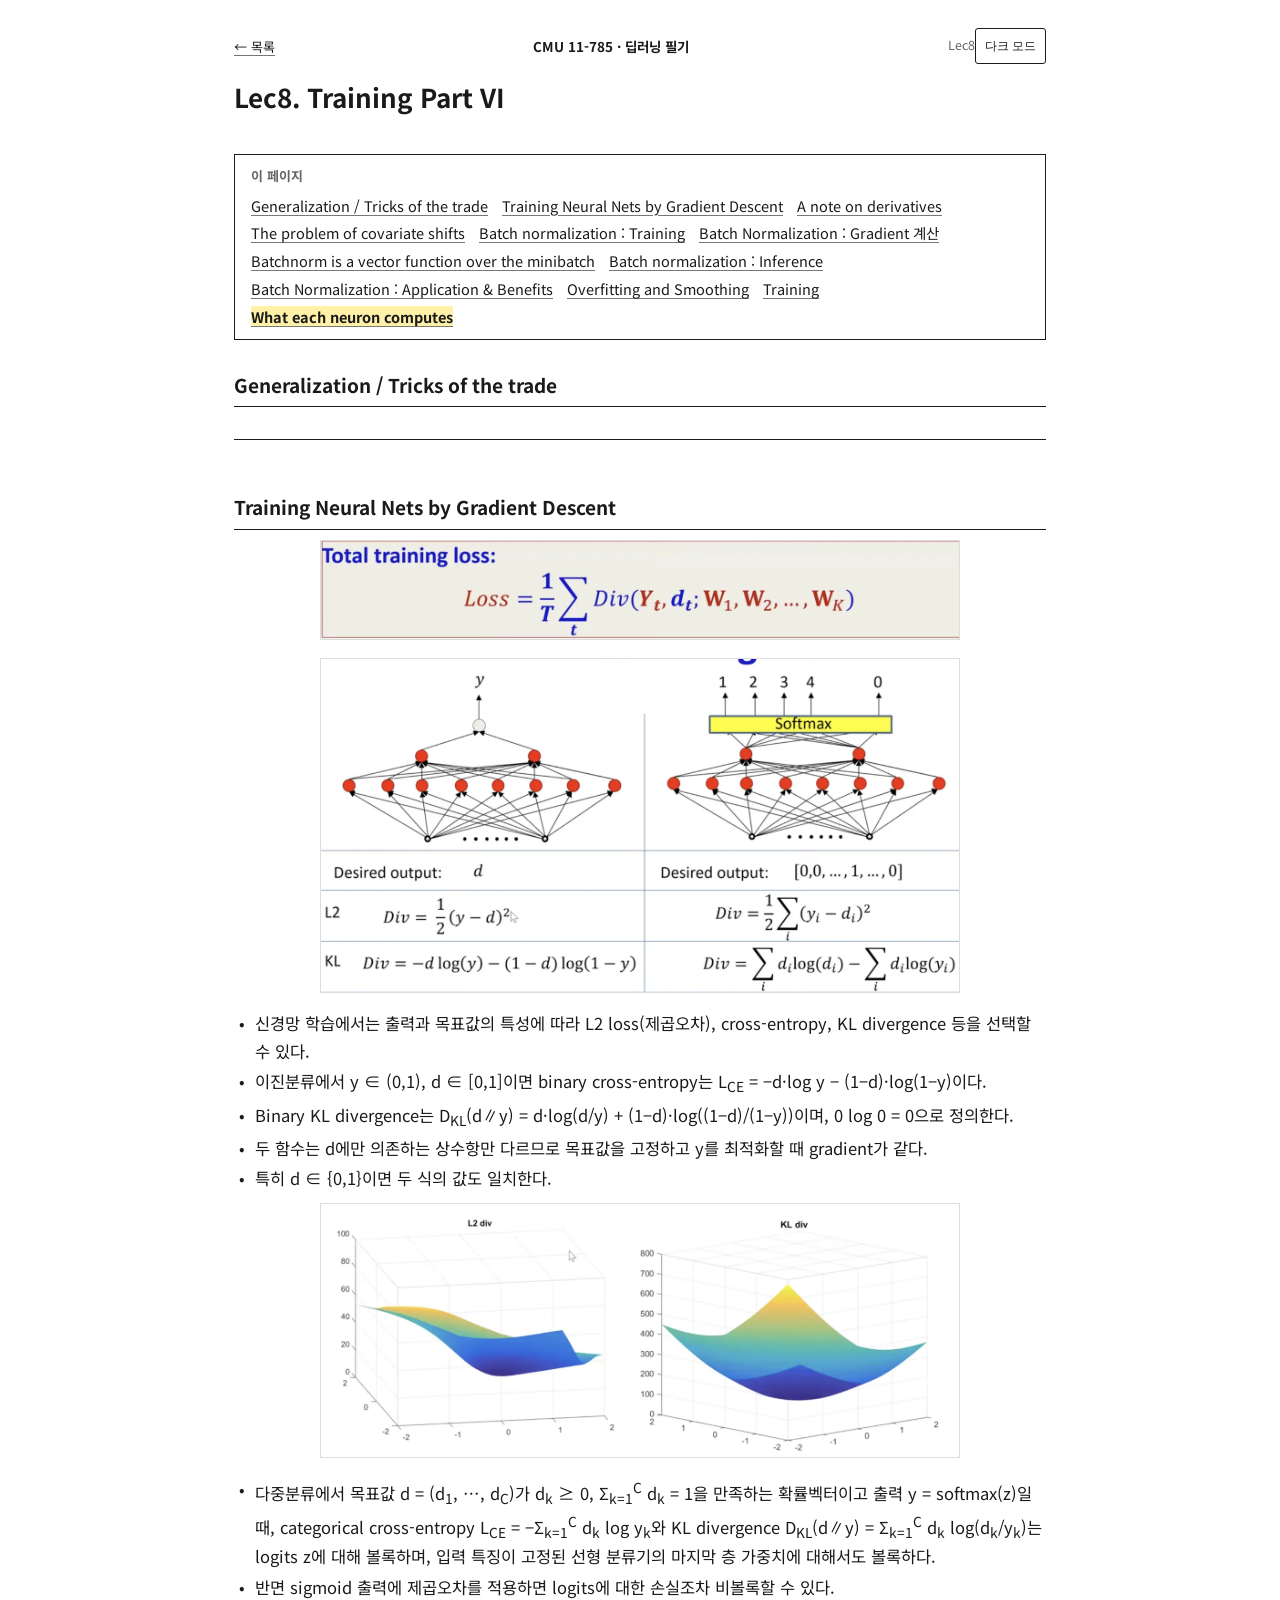
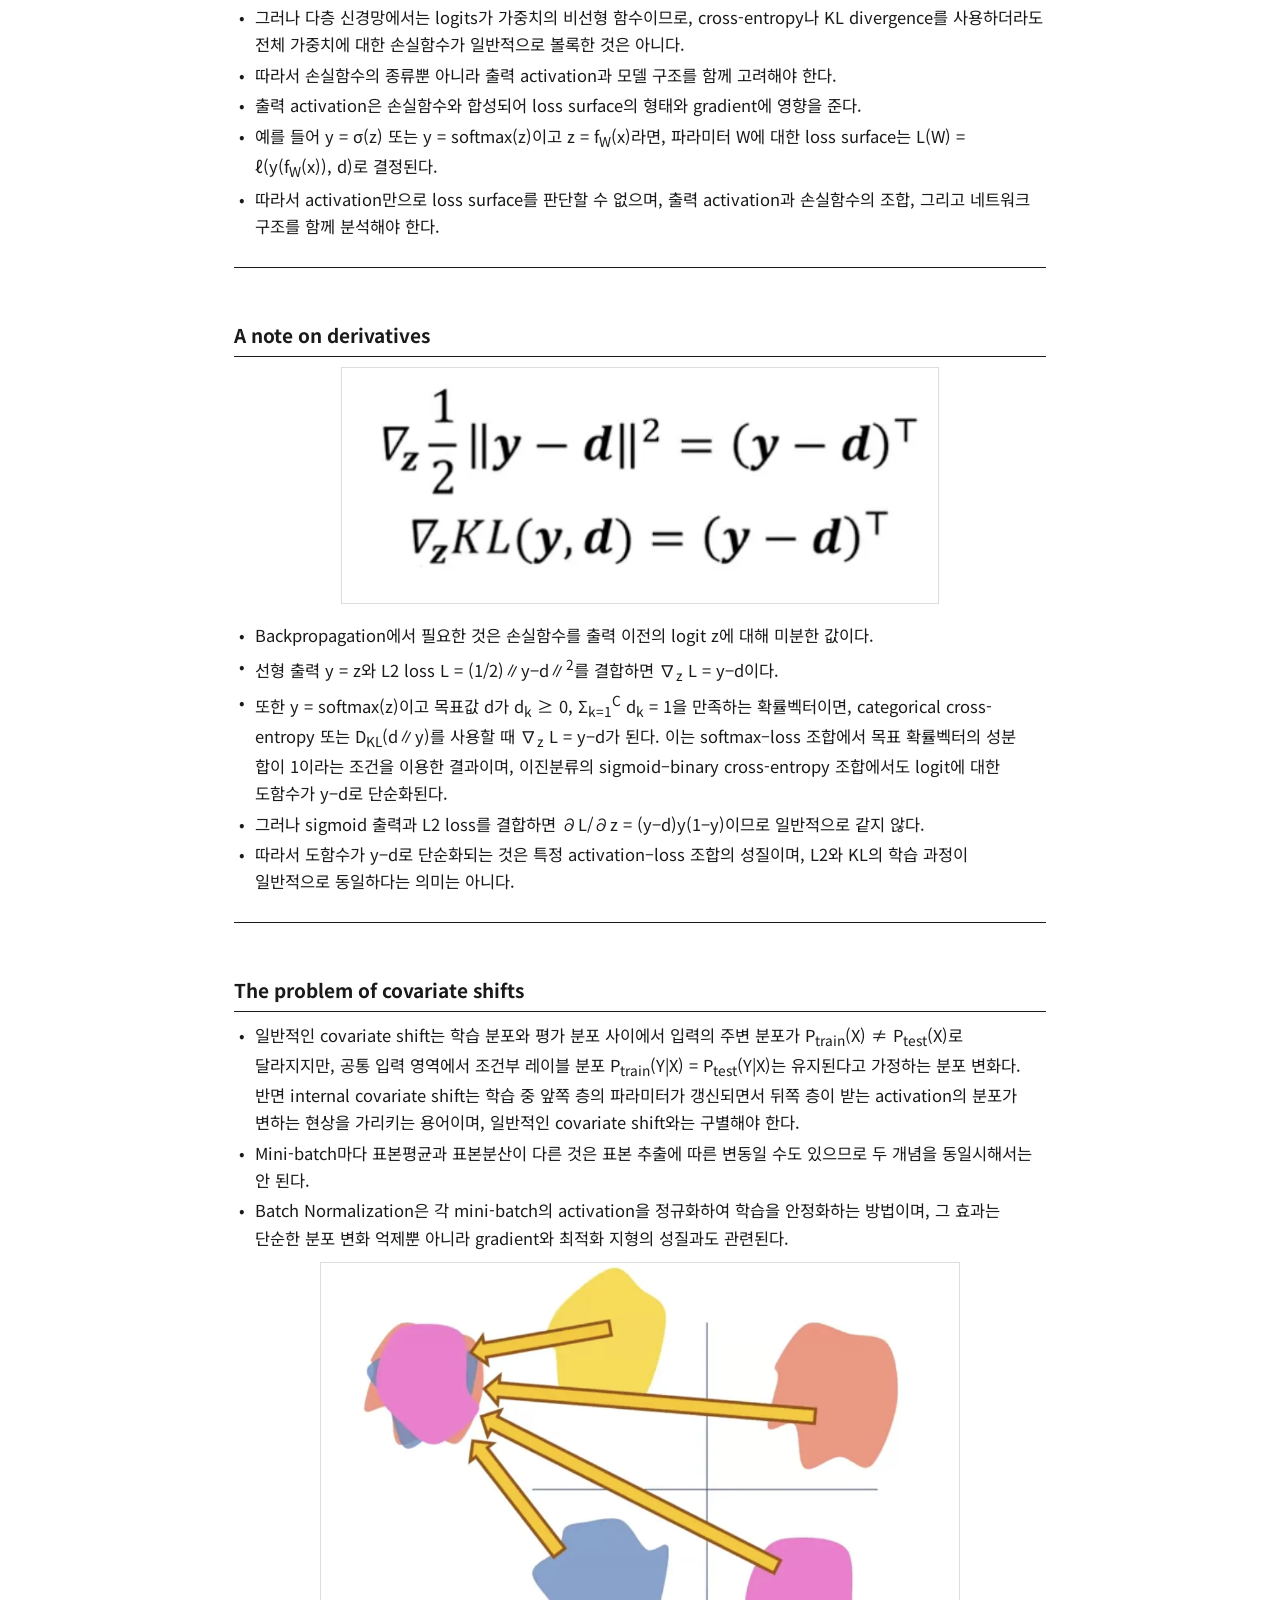
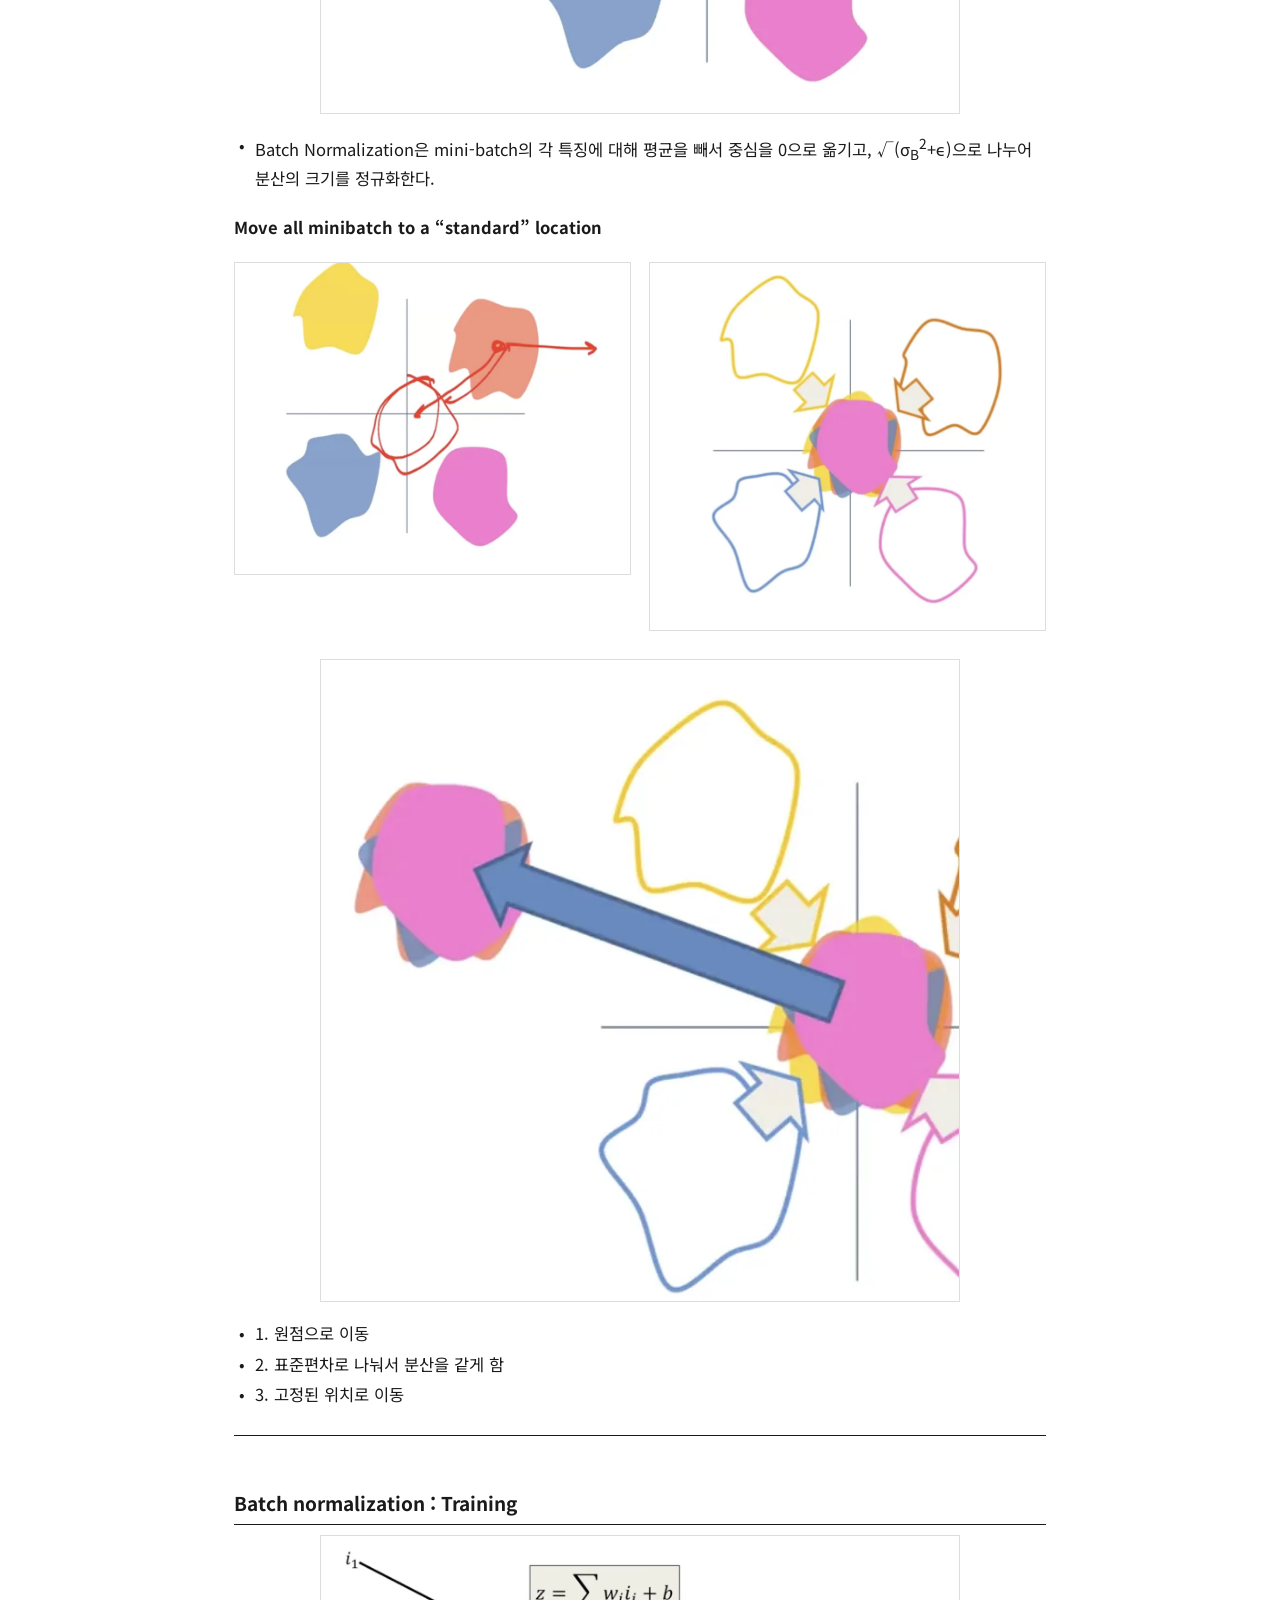
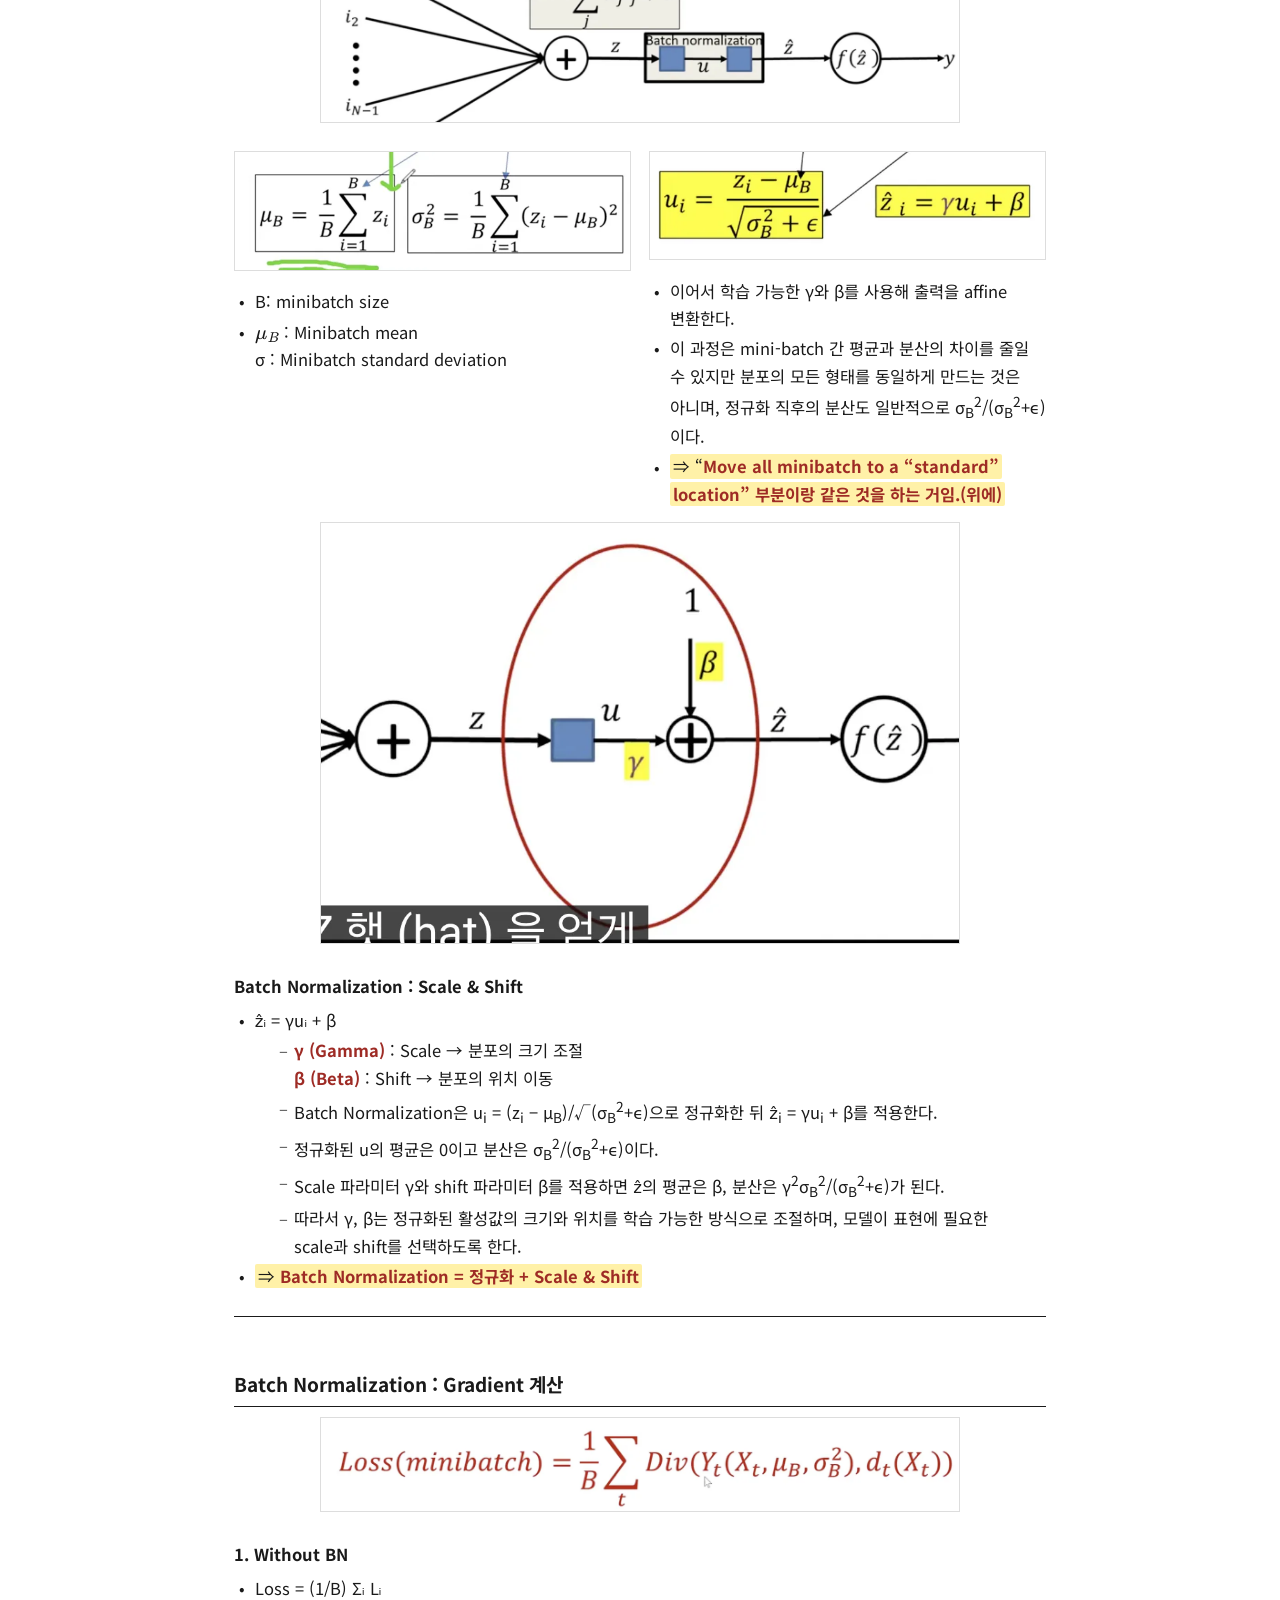
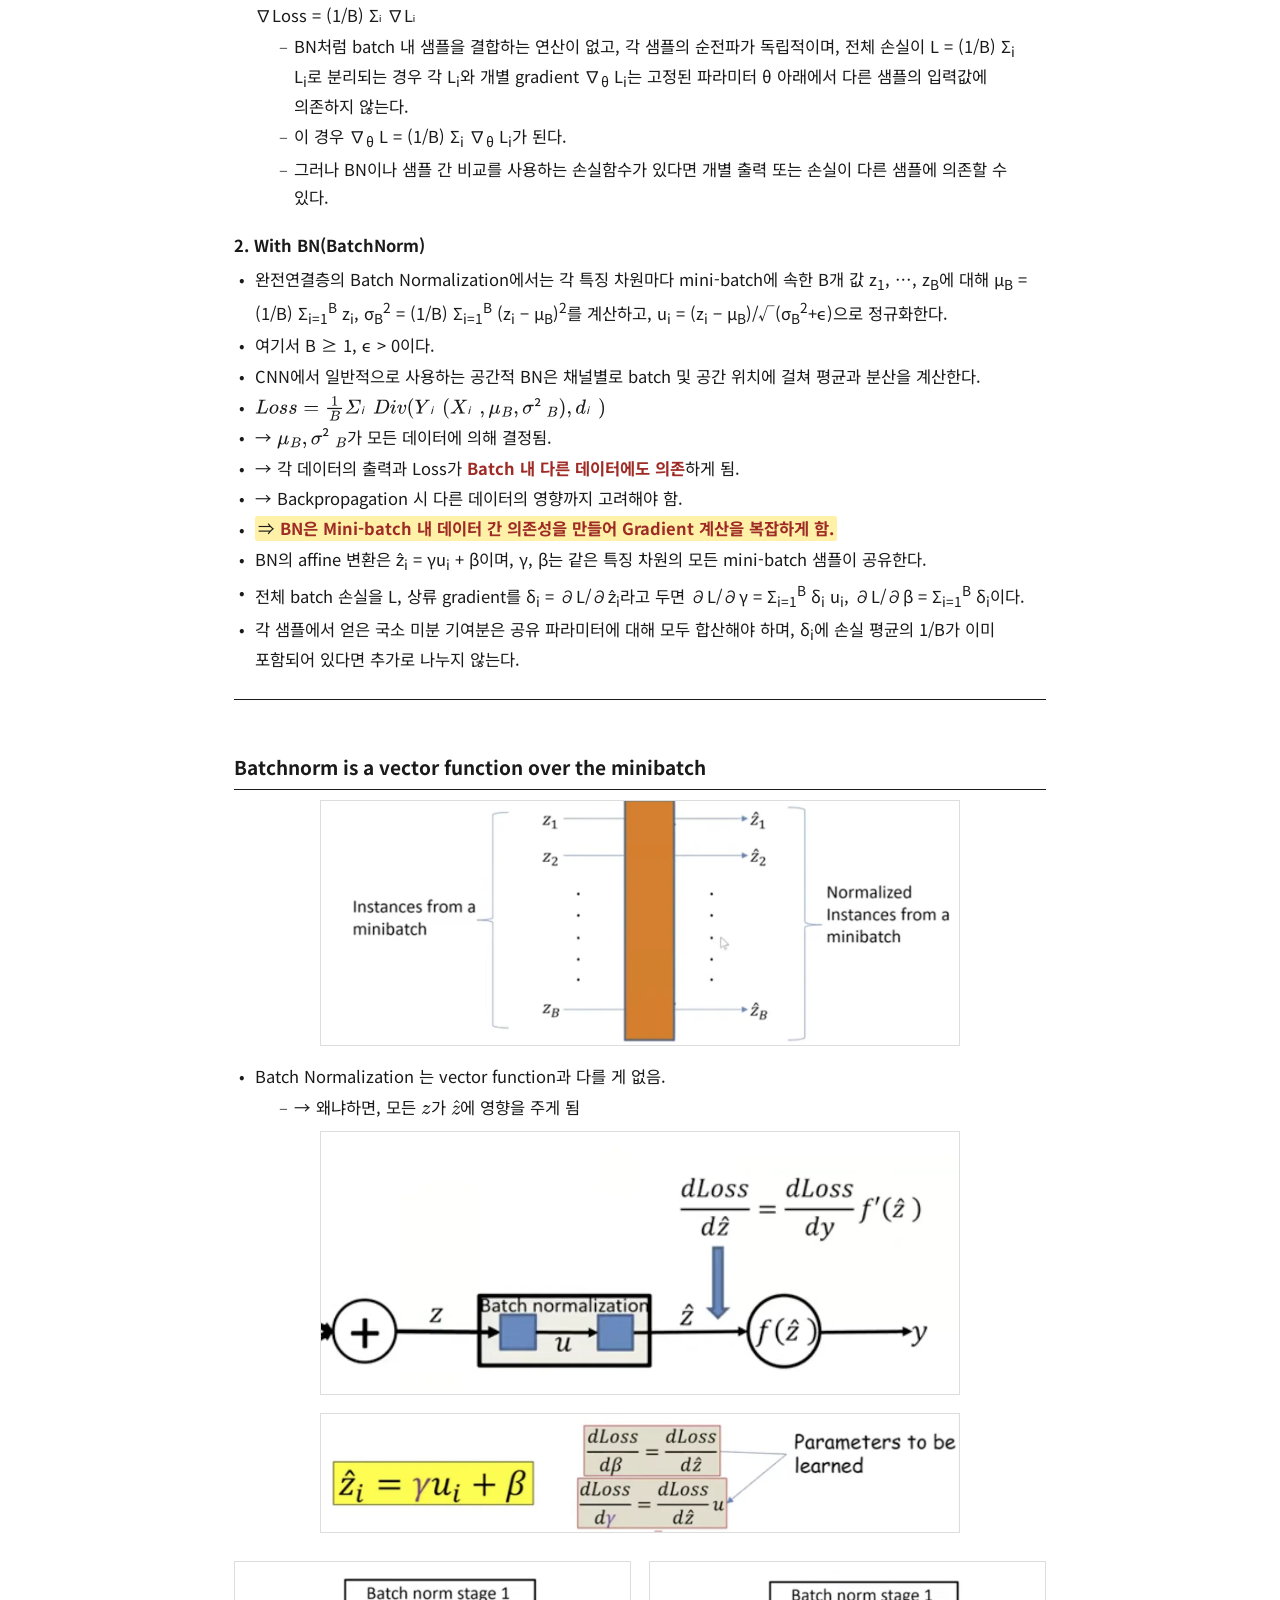
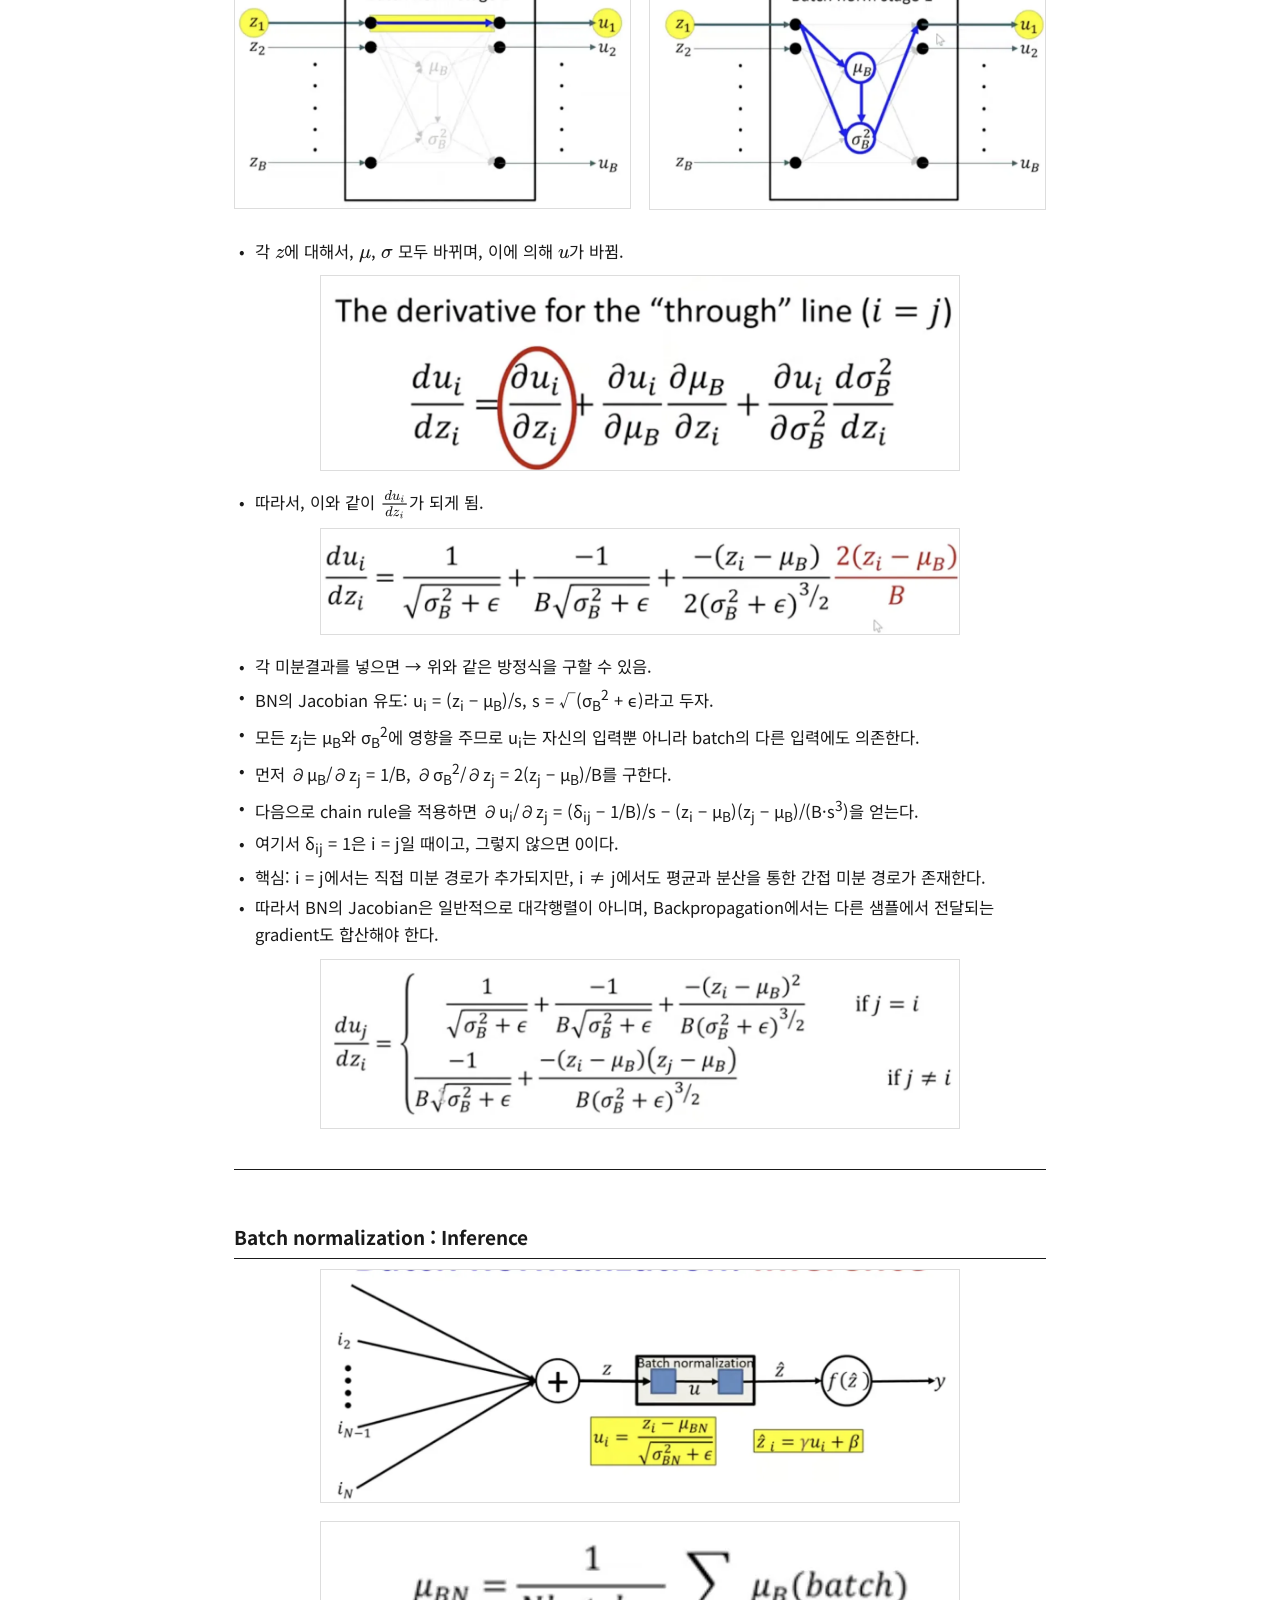
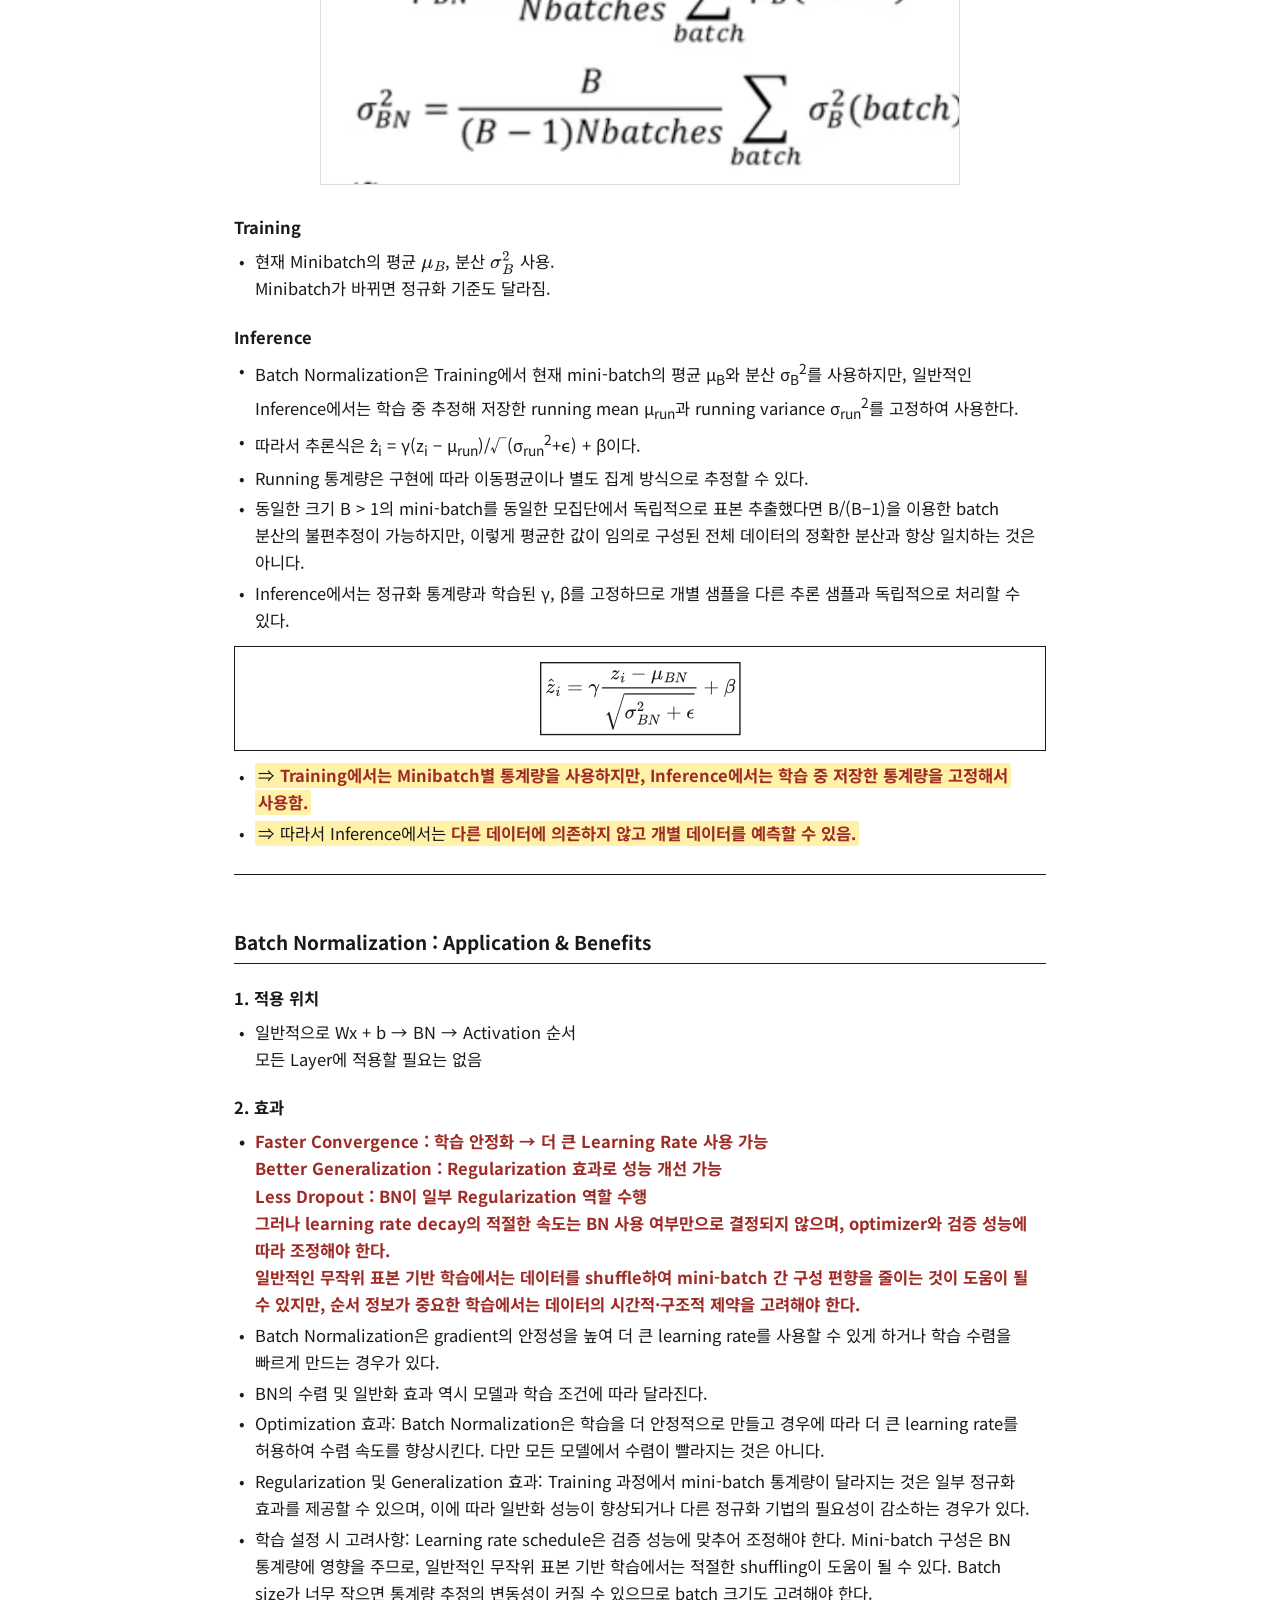
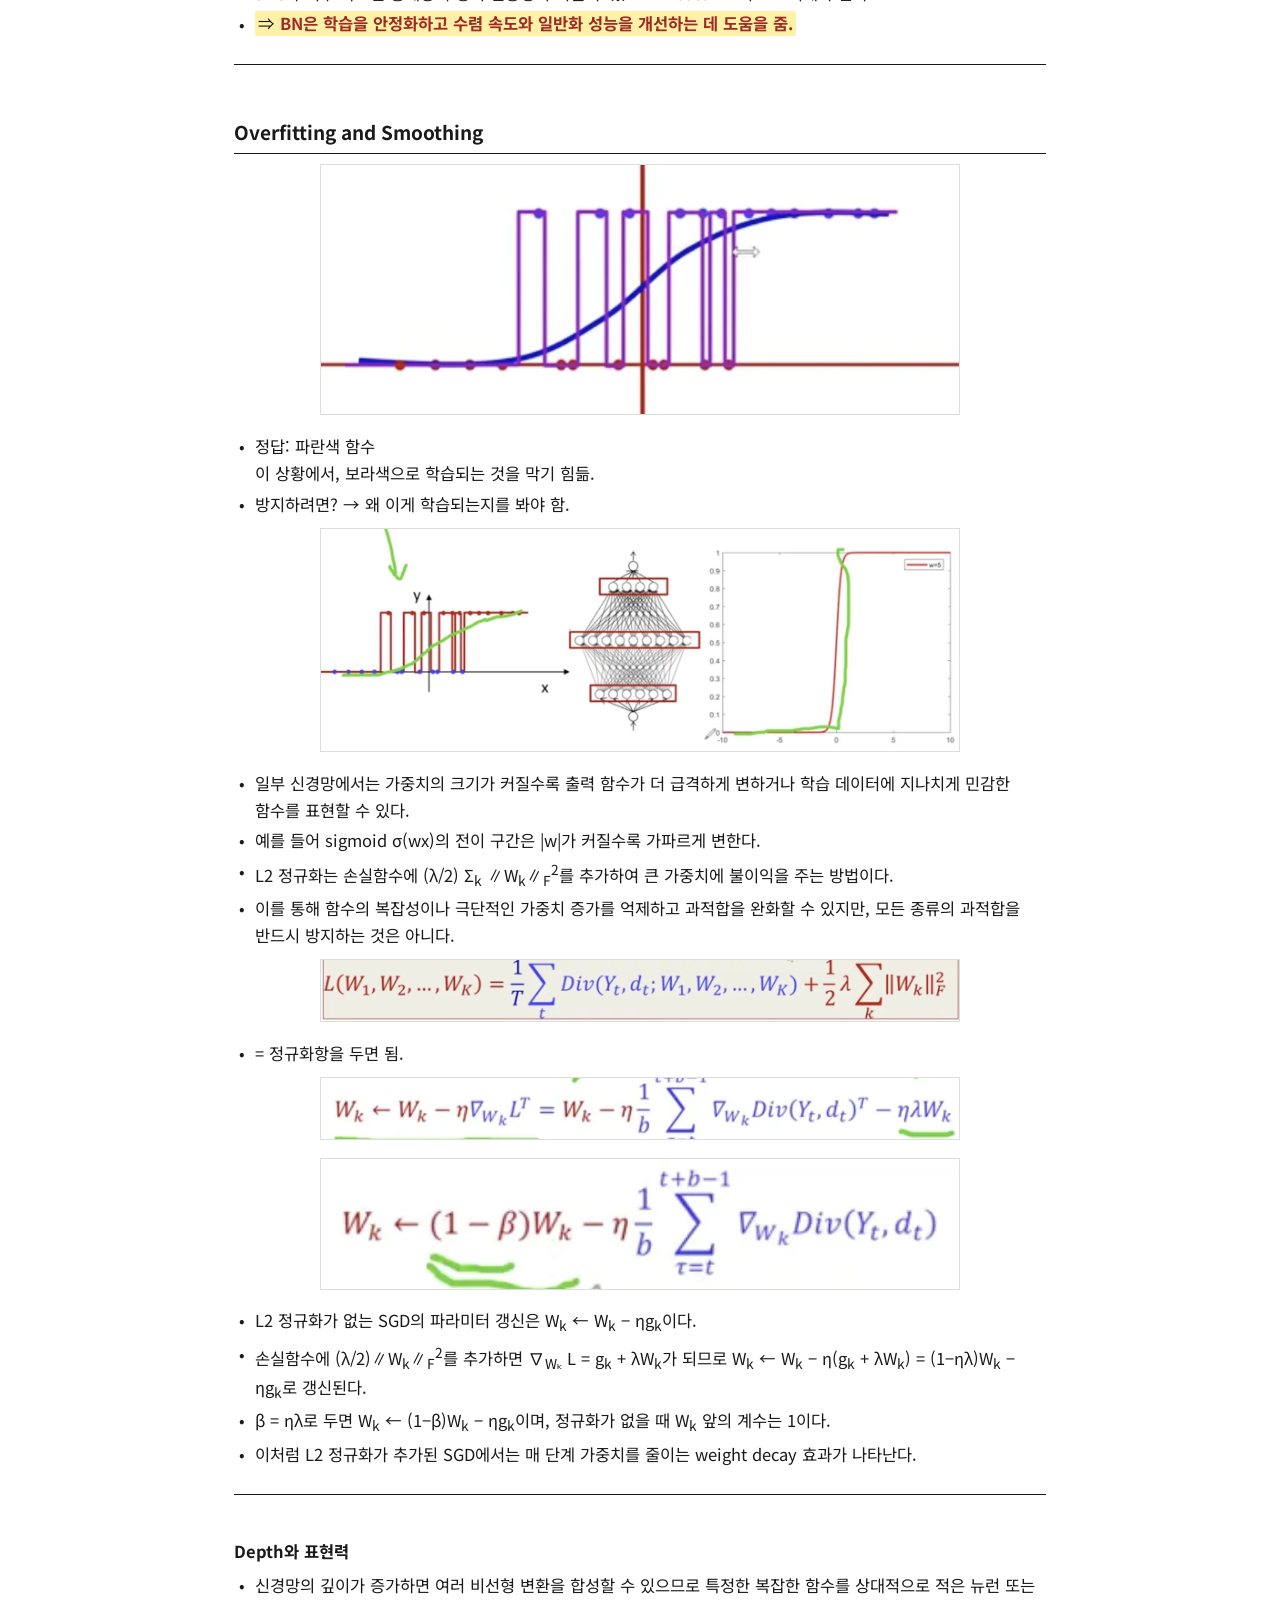
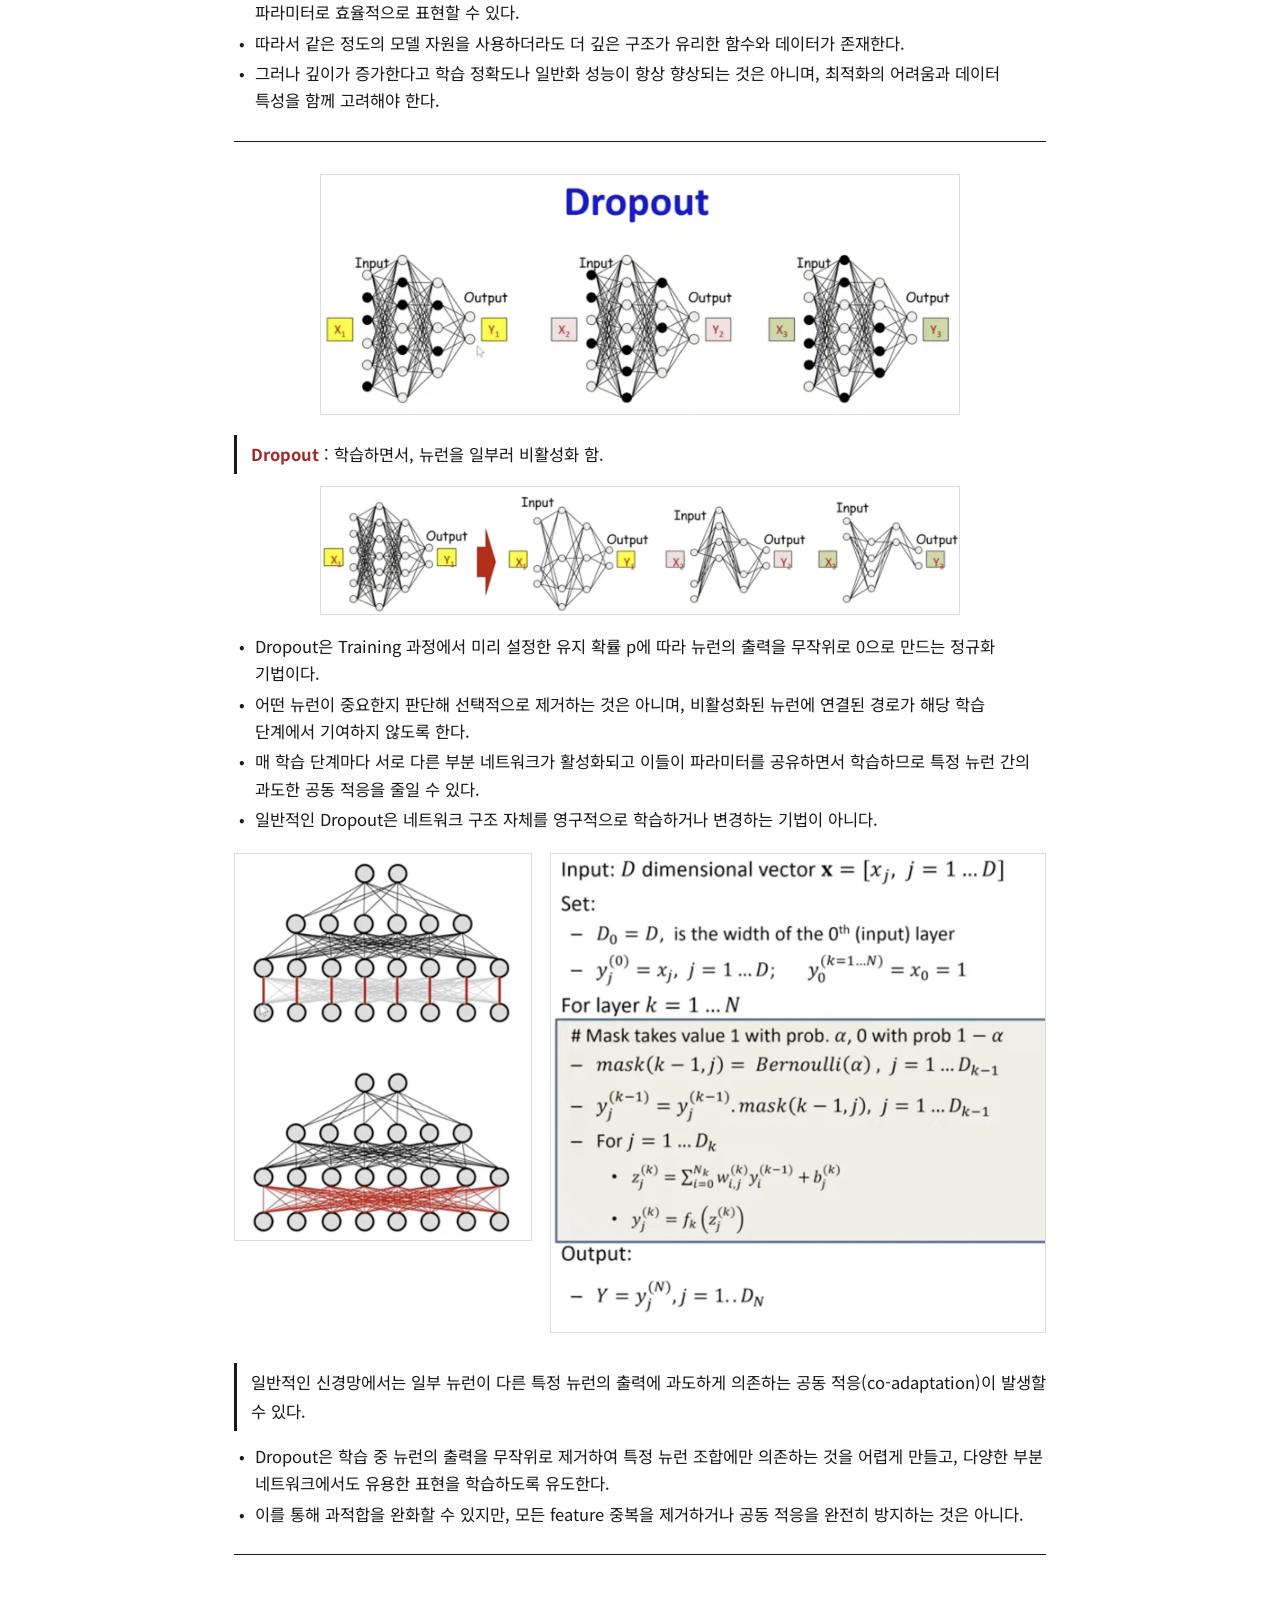
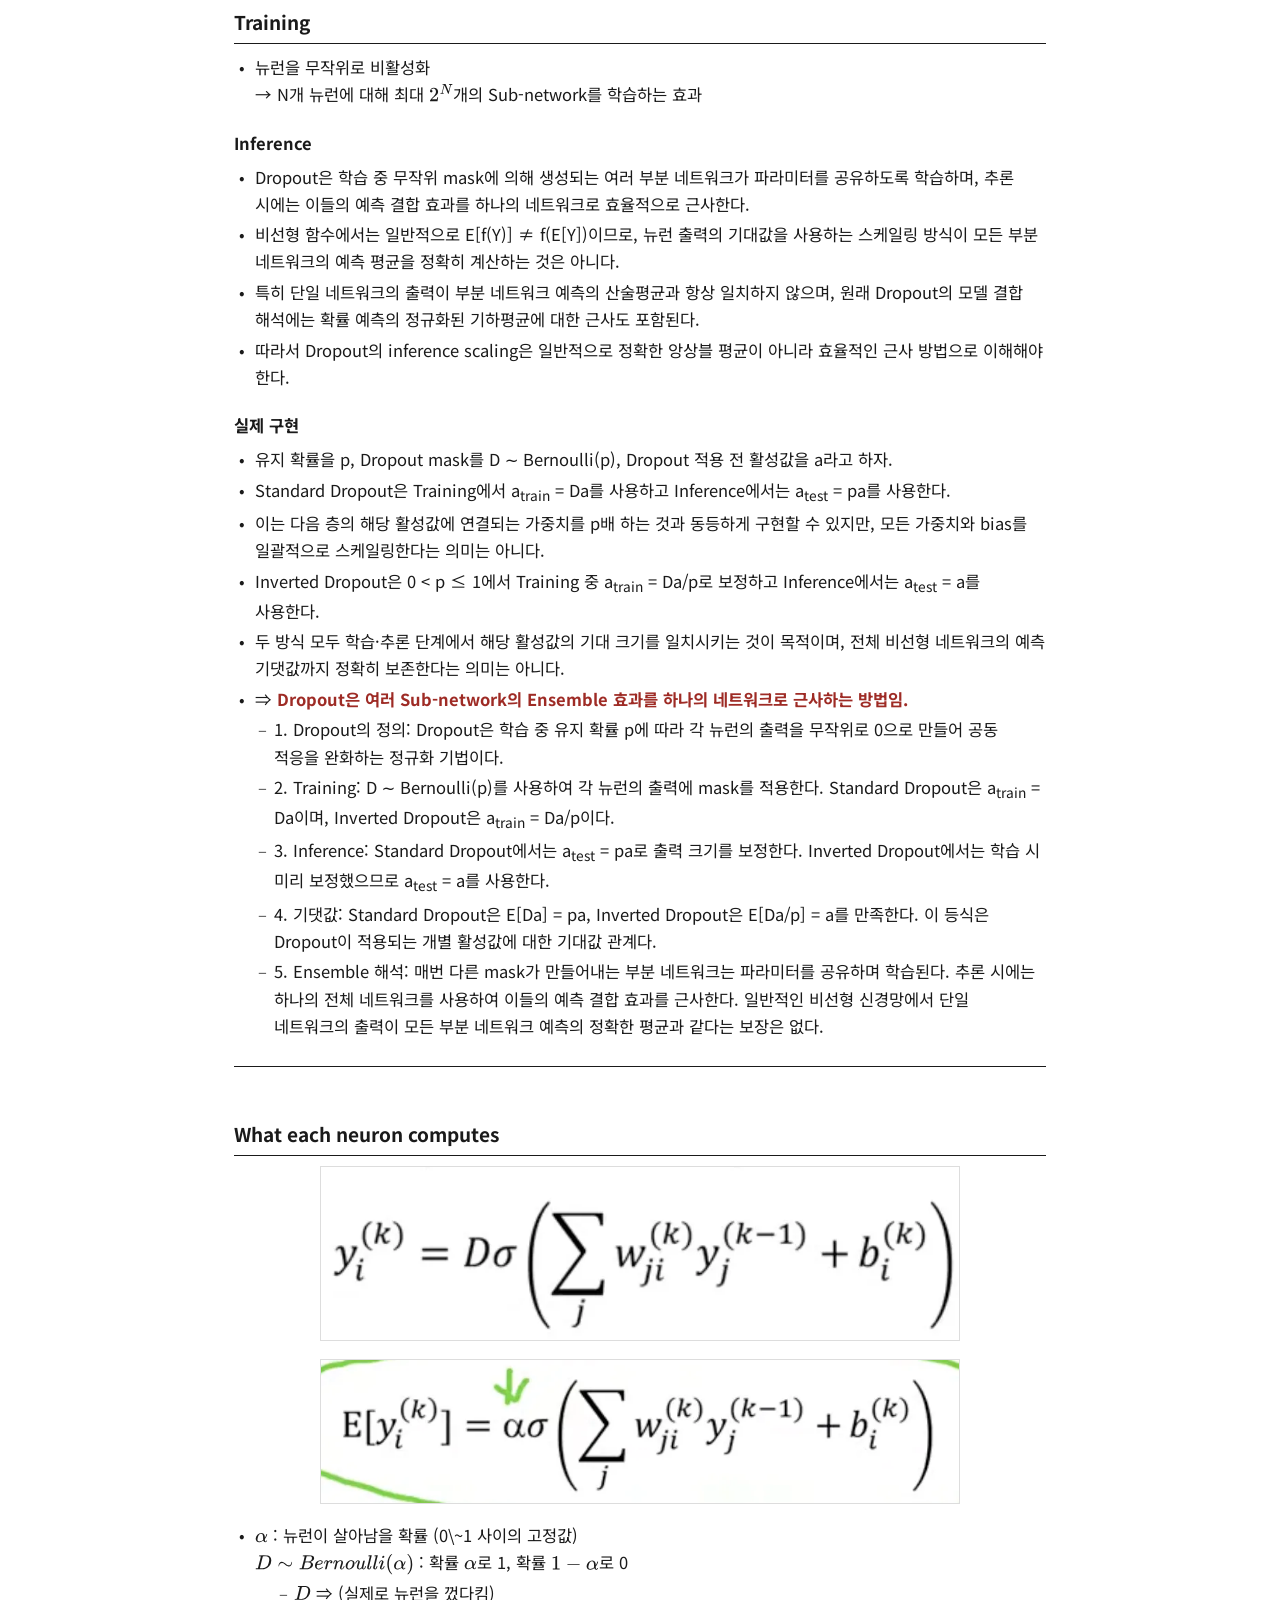
<file: lec8.html>
<!DOCTYPE html>
<html lang="ko">
<head>
<meta charset="utf-8">
<meta name="viewport" content="width=device-width, initial-scale=1">
<title>Lec8. Training Part VI · 딥러닝 필기</title>
<link rel="icon" type="image/svg+xml" href="favicon.svg">
<link rel="preconnect" href="https://fonts.googleapis.com">
<link rel="preconnect" href="https://fonts.gstatic.com" crossorigin>
<link href="https://fonts.googleapis.com/css2?family=Noto+Sans+KR:wght@400;700&display=swap" rel="stylesheet">
<link rel="stylesheet" href="style.css">
<link rel="stylesheet" href="assets/v5-layer.css">
</head>
<body class="dlb">
<div class="paper">
  <div class="phead">
    <a class="to-home" href="index.html">&larr; 목록</a>
    <span class="phead-c">CMU 11-785 · 딥러닝 필기</span>
    <span class="phead-r">Lec8</span>
  </div>
  <h1 class="t-title">Lec8. Training Part VI</h1>
  <div class="body notes">
    <section class="part">
    <h2 class="sec-h">Generalization / Tricks of the trade</h2>
    
    </section>
    <section class="part">
    <h2 class="sec-h">Training Neural Nets by Gradient Descent</h2>
    <div class="figwrap"><img src="img/lec8-01.webp" alt="Lec8. Training Part VI 강의 캡처 1" width="1400" height="216" loading="lazy"></div>
<div class="figwrap"><img src="img/lec8-02.webp" alt="Lec8. Training Part VI 강의 캡처 2" width="1400" height="730" loading="lazy"></div>
<ul>
<li>신경망 학습에서는 출력과 목표값의 특성에 따라 L2 loss(제곱오차), cross-entropy, KL divergence 등을 선택할 수 있다.
</li>
<li>이진분류에서 y ∈ (0,1), d ∈ [0,1]이면 binary cross-entropy는 L<sub>CE</sub> = −d·log y − (1−d)·log(1−y)이다.
</li>
<li>Binary KL divergence는 D<sub>KL</sub>(d∥y) = d·log(d/y) + (1−d)·log((1−d)/(1−y))이며, 0 log 0 = 0으로 정의한다.
</li>
<li>두 함수는 d에만 의존하는 상수항만 다르므로 목표값을 고정하고 y를 최적화할 때 gradient가 같다.
</li>
<li>특히 d ∈ {0,1}이면 두 식의 값도 일치한다.
</li>
</ul>
<div class="figwrap"><img src="img/lec8-03.webp" alt="Lec8. Training Part VI 강의 캡처 3" width="1400" height="557" loading="lazy"></div>
<ul>
<li>다중분류에서 목표값 d = (d<sub>1</sub>, …, d<sub>C</sub>)가 d<sub>k</sub> ≥ 0, Σ<sub>k=1</sub><sup>C</sup> d<sub>k</sub> = 1을 만족하는 확률벡터이고 출력 y = softmax(z)일 때, categorical cross-entropy L<sub>CE</sub> = −Σ<sub>k=1</sub><sup>C</sup> d<sub>k</sub> log y<sub>k</sub>와 KL divergence D<sub>KL</sub>(d∥y) = Σ<sub>k=1</sub><sup>C</sup> d<sub>k</sub> log(d<sub>k</sub>/y<sub>k</sub>)는 logits z에 대해 볼록하며, 입력 특징이 고정된 선형 분류기의 마지막 층 가중치에 대해서도 볼록하다.
</li>
<li>반면 sigmoid 출력에 제곱오차를 적용하면 logits에 대한 손실조차 비볼록할 수 있다.
</li>
<li>그러나 다층 신경망에서는 logits가 가중치의 비선형 함수이므로, cross-entropy나 KL divergence를 사용하더라도 전체 가중치에 대한 손실함수가 일반적으로 볼록한 것은 아니다.
</li>
<li>따라서 손실함수의 종류뿐 아니라 출력 activation과 모델 구조를 함께 고려해야 한다.
</li>
<li>출력 activation은 손실함수와 합성되어 loss surface의 형태와 gradient에 영향을 준다.
</li>
<li>예를 들어 y = σ(z) 또는 y = softmax(z)이고 z = f<sub>W</sub>(x)라면, 파라미터 W에 대한 loss surface는 L(W) = ℓ(y(f<sub>W</sub>(x)), d)로 결정된다.
</li>
<li>따라서 activation만으로 loss surface를 판단할 수 없으며, 출력 activation과 손실함수의 조합, 그리고 네트워크 구조를 함께 분석해야 한다.
</li>
</ul>
    </section>
    <section class="part">
    <h2 class="sec-h">A note on derivatives</h2>
    <div class="figwrap"><img src="img/lec8-04.webp" alt="Lec8. Training Part VI 강의 캡처 4" width="598" height="236" loading="lazy"></div>
<ul>
<li>Backpropagation에서 필요한 것은 손실함수를 출력 이전의 logit z에 대해 미분한 값이다.
</li>
<li>선형 출력 y = z와 L2 loss L = (1/2)∥y−d∥<sup>2</sup>를 결합하면 ∇<sub>z</sub> L = y−d이다.
</li>
<li>또한 y = softmax(z)이고 목표값 d가 d<sub>k</sub> ≥ 0, Σ<sub>k=1</sub><sup>C</sup> d<sub>k</sub> = 1을 만족하는 확률벡터이면, categorical cross-entropy 또는 D<sub>KL</sub>(d∥y)를 사용할 때 ∇<sub>z</sub> L = y−d가 된다. 이는 softmax–loss 조합에서 목표 확률벡터의 성분 합이 1이라는 조건을 이용한 결과이며, 이진분류의 sigmoid–binary cross-entropy 조합에서도 logit에 대한 도함수가 y−d로 단순화된다.
</li>
<li>그러나 sigmoid 출력과 L2 loss를 결합하면 ∂L/∂z = (y−d)y(1−y)이므로 일반적으로 같지 않다.
</li>
<li>따라서 도함수가 y−d로 단순화되는 것은 특정 activation–loss 조합의 성질이며, L2와 KL의 학습 과정이 일반적으로 동일하다는 의미는 아니다.
</li>
</ul>
    </section>
    <section class="part">
    <h2 class="sec-h">The problem of covariate shifts</h2>
    <ul>
<li>일반적인 covariate shift는 학습 분포와 평가 분포 사이에서 입력의 주변 분포가 P<sub>train</sub>(X) ≠ P<sub>test</sub>(X)로 달라지지만, 공통 입력 영역에서 조건부 레이블 분포 P<sub>train</sub>(Y|X) = P<sub>test</sub>(Y|X)는 유지된다고 가정하는 분포 변화다. 반면 internal covariate shift는 학습 중 앞쪽 층의 파라미터가 갱신되면서 뒤쪽 층이 받는 activation의 분포가 변하는 현상을 가리키는 용어이며, 일반적인 covariate shift와는 구별해야 한다.
</li>
<li>Mini-batch마다 표본평균과 표본분산이 다른 것은 표본 추출에 따른 변동일 수도 있으므로 두 개념을 동일시해서는 안 된다.
</li>
<li>Batch Normalization은 각 mini-batch의 activation을 정규화하여 학습을 안정화하는 방법이며, 그 효과는 단순한 분포 변화 억제뿐 아니라 gradient와 최적화 지형의 성질과도 관련된다.
</li>
</ul>
<div class="figwrap"><img src="img/lec8-05.webp" alt="Lec8. Training Part VI 강의 캡처 5" width="1006" height="710" loading="lazy"></div>
<ul>
<li>Batch Normalization은 mini-batch의 각 특징에 대해 평균을 빼서 중심을 0으로 옮기고, √(σ<sub>B</sub><sup>2</sup>+ϵ)으로 나누어 분산의 크기를 정규화한다.
</li>
</ul>
<h3>Move all minibatch to a “standard” location</h3>
<div class="cols">
<div class="col" style="flex:1">
<div class="figwrap"><img src="img/lec8-06.webp" alt="Lec8. Training Part VI 강의 캡처 6" width="902" height="712" loading="lazy"></div>
</div>
<div class="col" style="flex:1">
<div class="figwrap"><img src="img/lec8-07.webp" alt="Lec8. Training Part VI 강의 캡처 7" width="794" height="738" loading="lazy"></div>
</div>
</div>
<div class="figwrap"><img src="img/lec8-08.webp" alt="Lec8. Training Part VI 강의 캡처 8" width="686" height="690" loading="lazy"></div>
<ul>
<li class="nn">1. 원점으로 이동
</li>
<li class="nn">2. 표준편차로 나눠서 분산을 같게 함
</li>
<li class="nn">3. 고정된 위치로 이동
</li>
</ul>
    </section>
    <section class="part">
    <h2 class="sec-h">Batch normalization : Training</h2>
    <div class="figwrap"><img src="img/lec8-09.webp" alt="Lec8. Training Part VI 강의 캡처 9" width="1400" height="408" loading="lazy"></div>
<div class="cols">
<div class="col" style="flex:1">
<div class="figwrap"><img src="img/lec8-10.webp" alt="Lec8. Training Part VI 강의 캡처 10" width="790" height="236" loading="lazy"></div>
<ul>
<li>B: minibatch size
</li>
<li><span class="mjx"><svg focusable="false" aria-hidden="true" style="vertical-align: -0.489ex;" xmlns="http://www.w3.org/2000/svg" width="2.766ex" height="1.489ex" role="img" focusable="false" viewBox="0 -442 1222.7 658"><g stroke="currentColor" fill="currentColor" stroke-width="0" transform="scale(1,-1)"><g data-mml-node="math"><g data-mml-node="msub"><g data-mml-node="mi"><path data-c="1D707" d="M58 -216Q44 -216 34 -208T23 -186Q23 -176 96 116T173 414Q186 442 219 442Q231 441 239 435T249 423T251 413Q251 401 220 279T187 142Q185 131 185 107V99Q185 26 252 26Q261 26 270 27T287 31T302 38T315 45T327 55T338 65T348 77T356 88T365 100L372 110L408 253Q444 395 448 404Q461 431 491 431Q504 431 512 424T523 412T525 402L449 84Q448 79 448 68Q448 43 455 35T476 26Q485 27 496 35Q517 55 537 131Q543 151 547 152Q549 153 557 153H561Q580 153 580 144Q580 138 575 117T555 63T523 13Q510 0 491 -8Q483 -10 467 -10Q446 -10 429 -4T402 11T385 29T376 44T374 51L368 45Q362 39 350 30T324 12T288 -4T246 -11Q199 -11 153 12L129 -85Q108 -167 104 -180T92 -202Q76 -216 58 -216Z"></path></g><g data-mml-node="mi" transform="translate(636,-150) scale(0.707)"><path data-c="1D435" d="M231 637Q204 637 199 638T194 649Q194 676 205 682Q206 683 335 683Q594 683 608 681Q671 671 713 636T756 544Q756 480 698 429T565 360L555 357Q619 348 660 311T702 219Q702 146 630 78T453 1Q446 0 242 0Q42 0 39 2Q35 5 35 10Q35 17 37 24Q42 43 47 45Q51 46 62 46H68Q95 46 128 49Q142 52 147 61Q150 65 219 339T288 628Q288 635 231 637ZM649 544Q649 574 634 600T585 634Q578 636 493 637Q473 637 451 637T416 636H403Q388 635 384 626Q382 622 352 506Q352 503 351 500L320 374H401Q482 374 494 376Q554 386 601 434T649 544ZM595 229Q595 273 572 302T512 336Q506 337 429 337Q311 337 310 336Q310 334 293 263T258 122L240 52Q240 48 252 48T333 46Q422 46 429 47Q491 54 543 105T595 229Z"></path></g></g></g></g></svg></span> : Minibatch mean<br>σ : Minibatch standard deviation
</li>
</ul>
</div>
<div class="col" style="flex:1">
<div class="figwrap"><img src="img/lec8-11.webp" alt="Lec8. Training Part VI 강의 캡처 11" width="686" height="186" loading="lazy"></div>
<ul>
<li>이어서 학습 가능한 γ와 β를 사용해 출력을 affine 변환한다.
</li>
<li>이 과정은 mini-batch 간 평균과 분산의 차이를 줄일 수 있지만 분포의 모든 형태를 동일하게 만드는 것은 아니며, 정규화 직후의 분산도 일반적으로 σ<sub>B</sub><sup>2</sup>/(σ<sub>B</sub><sup>2</sup>+ϵ)이다.
</li>
<li><span class="hl">⇒ “<b class="k-blue">Move all minibatch to a “standard” location” 부분이랑 같은 것을 하는 거임.(위에)</b></span>
</li>
</ul>
</div>
</div>
<div class="figwrap"><img src="img/lec8-12.webp" alt="Lec8. Training Part VI 강의 캡처 12" width="918" height="604" loading="lazy"></div>
<h3>Batch Normalization : Scale &amp; Shift</h3>
<ul>
<li>ẑᵢ = γuᵢ + β
<ul>
<li><b class="k-blue">γ (Gamma)</b> : Scale → 분포의 크기 조절<br><b class="k-blue">β (Beta)</b> : Shift → 분포의 위치 이동
</li>
<li>Batch Normalization은 u<sub>i</sub> = (z<sub>i</sub> − μ<sub>B</sub>)/√(σ<sub>B</sub><sup>2</sup>+ϵ)으로 정규화한 뒤 ẑ<sub>i</sub> = γu<sub>i</sub> + β를 적용한다.
</li>
<li>정규화된 u의 평균은 0이고 분산은 σ<sub>B</sub><sup>2</sup>/(σ<sub>B</sub><sup>2</sup>+ϵ)이다.
</li>
<li>Scale 파라미터 γ와 shift 파라미터 β를 적용하면 ẑ의 평균은 β, 분산은 γ<sup>2</sup>σ<sub>B</sub><sup>2</sup>/(σ<sub>B</sub><sup>2</sup>+ϵ)가 된다.
</li>
<li>따라서 γ, β는 정규화된 활성값의 크기와 위치를 학습 가능한 방식으로 조절하며, 모델이 표현에 필요한 scale과 shift를 선택하도록 한다.
</li>
</ul>
</li>
<li><span class="hl">⇒ <b class="k-blue">Batch Normalization = 정규화 + Scale &amp; Shift</b></span>
</li>
</ul>
    </section>
    <section class="part">
    <h2 class="sec-h">Batch Normalization : Gradient 계산</h2>
    <div class="figwrap"><img src="img/lec8-13.webp" alt="Lec8. Training Part VI 강의 캡처 13" width="1400" height="205" loading="lazy"></div>
<h3>1. Without BN</h3>
<ul>
<li>Loss = (1/B) Σᵢ Lᵢ<br>∇Loss = (1/B) Σᵢ ∇Lᵢ
<ul>
<li>BN처럼 batch 내 샘플을 결합하는 연산이 없고, 각 샘플의 순전파가 독립적이며, 전체 손실이 L = (1/B) Σ<sub>i</sub> L<sub>i</sub>로 분리되는 경우 각 L<sub>i</sub>와 개별 gradient ∇<sub>θ</sub> L<sub>i</sub>는 고정된 파라미터 θ 아래에서 다른 샘플의 입력값에 의존하지 않는다.
</li>
<li>이 경우 ∇<sub>θ</sub> L = (1/B) Σ<sub>i</sub> ∇<sub>θ</sub> L<sub>i</sub>가 된다.
</li>
<li>그러나 BN이나 샘플 간 비교를 사용하는 손실함수가 있다면 개별 출력 또는 손실이 다른 샘플에 의존할 수 있다.
</li>
</ul>
</li>
</ul>
<h3>2. With BN(BatchNorm)</h3>
<ul>
<li>완전연결층의 Batch Normalization에서는 각 특징 차원마다 mini-batch에 속한 B개 값 z<sub>1</sub>, …, z<sub>B</sub>에 대해 μ<sub>B</sub> = (1/B) Σ<sub>i=1</sub><sup>B</sup> z<sub>i</sub>, σ<sub>B</sub><sup>2</sup> = (1/B) Σ<sub>i=1</sub><sup>B</sup> (z<sub>i</sub> − μ<sub>B</sub>)<sup>2</sup>를 계산하고, u<sub>i</sub> = (z<sub>i</sub> − μ<sub>B</sub>)/√(σ<sub>B</sub><sup>2</sup>+ϵ)으로 정규화한다.
</li>
<li>여기서 B ≥ 1, ϵ &gt; 0이다.
</li>
<li>CNN에서 일반적으로 사용하는 공간적 BN은 채널별로 batch 및 공간 위치에 걸쳐 평균과 분산을 계산한다.
</li>
<li><span class="mjx"><svg focusable="false" aria-hidden="true" style="vertical-align: -0.781ex;" xmlns="http://www.w3.org/2000/svg" width="39.178ex" height="2.737ex" role="img" focusable="false" viewBox="0 -864.9 17316.6 1209.9"><g stroke="currentColor" fill="currentColor" stroke-width="0" transform="scale(1,-1)"><g data-mml-node="math"><g data-mml-node="mi"><path data-c="1D43F" d="M228 637Q194 637 192 641Q191 643 191 649Q191 673 202 682Q204 683 217 683Q271 680 344 680Q485 680 506 683H518Q524 677 524 674T522 656Q517 641 513 637H475Q406 636 394 628Q387 624 380 600T313 336Q297 271 279 198T252 88L243 52Q243 48 252 48T311 46H328Q360 46 379 47T428 54T478 72T522 106T564 161Q580 191 594 228T611 270Q616 273 628 273H641Q647 264 647 262T627 203T583 83T557 9Q555 4 553 3T537 0T494 -1Q483 -1 418 -1T294 0H116Q32 0 32 10Q32 17 34 24Q39 43 44 45Q48 46 59 46H65Q92 46 125 49Q139 52 144 61Q147 65 216 339T285 628Q285 635 228 637Z"></path></g><g data-mml-node="mi" transform="translate(681,0)"><path data-c="1D45C" d="M201 -11Q126 -11 80 38T34 156Q34 221 64 279T146 380Q222 441 301 441Q333 441 341 440Q354 437 367 433T402 417T438 387T464 338T476 268Q476 161 390 75T201 -11ZM121 120Q121 70 147 48T206 26Q250 26 289 58T351 142Q360 163 374 216T388 308Q388 352 370 375Q346 405 306 405Q243 405 195 347Q158 303 140 230T121 120Z"></path></g><g data-mml-node="mi" transform="translate(1166,0)"><path data-c="1D460" d="M131 289Q131 321 147 354T203 415T300 442Q362 442 390 415T419 355Q419 323 402 308T364 292Q351 292 340 300T328 326Q328 342 337 354T354 372T367 378Q368 378 368 379Q368 382 361 388T336 399T297 405Q249 405 227 379T204 326Q204 301 223 291T278 274T330 259Q396 230 396 163Q396 135 385 107T352 51T289 7T195 -10Q118 -10 86 19T53 87Q53 126 74 143T118 160Q133 160 146 151T160 120Q160 94 142 76T111 58Q109 57 108 57T107 55Q108 52 115 47T146 34T201 27Q237 27 263 38T301 66T318 97T323 122Q323 150 302 164T254 181T195 196T148 231Q131 256 131 289Z"></path></g><g data-mml-node="mi" transform="translate(1635,0)"><path data-c="1D460" d="M131 289Q131 321 147 354T203 415T300 442Q362 442 390 415T419 355Q419 323 402 308T364 292Q351 292 340 300T328 326Q328 342 337 354T354 372T367 378Q368 378 368 379Q368 382 361 388T336 399T297 405Q249 405 227 379T204 326Q204 301 223 291T278 274T330 259Q396 230 396 163Q396 135 385 107T352 51T289 7T195 -10Q118 -10 86 19T53 87Q53 126 74 143T118 160Q133 160 146 151T160 120Q160 94 142 76T111 58Q109 57 108 57T107 55Q108 52 115 47T146 34T201 27Q237 27 263 38T301 66T318 97T323 122Q323 150 302 164T254 181T195 196T148 231Q131 256 131 289Z"></path></g><g data-mml-node="mo" transform="translate(2381.8,0)"><path data-c="3D" d="M56 347Q56 360 70 367H707Q722 359 722 347Q722 336 708 328L390 327H72Q56 332 56 347ZM56 153Q56 168 72 173H708Q722 163 722 153Q722 140 707 133H70Q56 140 56 153Z"></path></g><g data-mml-node="mfrac" transform="translate(3437.6,0)"><g data-mml-node="mn" transform="translate(311.6,394) scale(0.707)"><path data-c="31" d="M213 578L200 573Q186 568 160 563T102 556H83V602H102Q149 604 189 617T245 641T273 663Q275 666 285 666Q294 666 302 660V361L303 61Q310 54 315 52T339 48T401 46H427V0H416Q395 3 257 3Q121 3 100 0H88V46H114Q136 46 152 46T177 47T193 50T201 52T207 57T213 61V578Z"></path></g><g data-mml-node="mi" transform="translate(220,-345) scale(0.707)"><path data-c="1D435" d="M231 637Q204 637 199 638T194 649Q194 676 205 682Q206 683 335 683Q594 683 608 681Q671 671 713 636T756 544Q756 480 698 429T565 360L555 357Q619 348 660 311T702 219Q702 146 630 78T453 1Q446 0 242 0Q42 0 39 2Q35 5 35 10Q35 17 37 24Q42 43 47 45Q51 46 62 46H68Q95 46 128 49Q142 52 147 61Q150 65 219 339T288 628Q288 635 231 637ZM649 544Q649 574 634 600T585 634Q578 636 493 637Q473 637 451 637T416 636H403Q388 635 384 626Q382 622 352 506Q352 503 351 500L320 374H401Q482 374 494 376Q554 386 601 434T649 544ZM595 229Q595 273 572 302T512 336Q506 337 429 337Q311 337 310 336Q310 334 293 263T258 122L240 52Q240 48 252 48T333 46Q422 46 429 47Q491 54 543 105T595 229Z"></path></g><rect width="736.7" height="60" x="120" y="220"></rect></g><g data-mml-node="mi" transform="translate(4414.2,0)"><path data-c="1D6F4" d="M65 0Q58 4 58 11Q58 16 114 67Q173 119 222 164L377 304Q378 305 340 386T261 552T218 644Q217 648 219 660Q224 678 228 681Q231 683 515 683H799Q804 678 806 674Q806 667 793 559T778 448Q774 443 759 443Q747 443 743 445T739 456Q739 458 741 477T743 516Q743 552 734 574T710 609T663 627T596 635T502 637Q480 637 469 637H339Q344 627 411 486T478 341V339Q477 337 477 336L457 318Q437 300 398 265T322 196L168 57Q167 56 188 56T258 56H359Q426 56 463 58T537 69T596 97T639 146T680 225Q686 243 689 246T702 250H705Q726 250 726 239Q726 238 683 123T639 5Q637 1 610 1Q577 0 348 0H65Z"></path></g><g data-mml-node="mi" transform="translate(5220.2,0)"><text data-variant="italic" transform="scale(1,-1)" font-size="884px" font-family="serif" font-style="italic">ᵢ</text></g><g data-mml-node="mi" transform="translate(5820.2,0)"><path data-c="1D437" d="M287 628Q287 635 230 637Q207 637 200 638T193 647Q193 655 197 667T204 682Q206 683 403 683Q570 682 590 682T630 676Q702 659 752 597T803 431Q803 275 696 151T444 3L430 1L236 0H125H72Q48 0 41 2T33 11Q33 13 36 25Q40 41 44 43T67 46Q94 46 127 49Q141 52 146 61Q149 65 218 339T287 628ZM703 469Q703 507 692 537T666 584T629 613T590 629T555 636Q553 636 541 636T512 636T479 637H436Q392 637 386 627Q384 623 313 339T242 52Q242 48 253 48T330 47Q335 47 349 47T373 46Q499 46 581 128Q617 164 640 212T683 339T703 469Z"></path></g><g data-mml-node="mi" transform="translate(6648.2,0)"><path data-c="1D456" d="M184 600Q184 624 203 642T247 661Q265 661 277 649T290 619Q290 596 270 577T226 557Q211 557 198 567T184 600ZM21 287Q21 295 30 318T54 369T98 420T158 442Q197 442 223 419T250 357Q250 340 236 301T196 196T154 83Q149 61 149 51Q149 26 166 26Q175 26 185 29T208 43T235 78T260 137Q263 149 265 151T282 153Q302 153 302 143Q302 135 293 112T268 61T223 11T161 -11Q129 -11 102 10T74 74Q74 91 79 106T122 220Q160 321 166 341T173 380Q173 404 156 404H154Q124 404 99 371T61 287Q60 286 59 284T58 281T56 279T53 278T49 278T41 278H27Q21 284 21 287Z"></path></g><g data-mml-node="mi" transform="translate(6993.2,0)"><path data-c="1D463" d="M173 380Q173 405 154 405Q130 405 104 376T61 287Q60 286 59 284T58 281T56 279T53 278T49 278T41 278H27Q21 284 21 287Q21 294 29 316T53 368T97 419T160 441Q202 441 225 417T249 361Q249 344 246 335Q246 329 231 291T200 202T182 113Q182 86 187 69Q200 26 250 26Q287 26 319 60T369 139T398 222T409 277Q409 300 401 317T383 343T365 361T357 383Q357 405 376 424T417 443Q436 443 451 425T467 367Q467 340 455 284T418 159T347 40T241 -11Q177 -11 139 22Q102 54 102 117Q102 148 110 181T151 298Q173 362 173 380Z"></path></g><g data-mml-node="mo" transform="translate(7478.2,0)"><path data-c="28" d="M94 250Q94 319 104 381T127 488T164 576T202 643T244 695T277 729T302 750H315H319Q333 750 333 741Q333 738 316 720T275 667T226 581T184 443T167 250T184 58T225 -81T274 -167T316 -220T333 -241Q333 -250 318 -250H315H302L274 -226Q180 -141 137 -14T94 250Z"></path></g><g data-mml-node="mi" transform="translate(7867.2,0)"><path data-c="1D44C" d="M66 637Q54 637 49 637T39 638T32 641T30 647T33 664T42 682Q44 683 56 683Q104 680 165 680Q288 680 306 683H316Q322 677 322 674T320 656Q316 643 310 637H298Q242 637 242 624Q242 619 292 477T343 333L346 336Q350 340 358 349T379 373T411 410T454 461Q546 568 561 587T577 618Q577 634 545 637Q528 637 528 647Q528 649 530 661Q533 676 535 679T549 683Q551 683 578 682T657 680Q684 680 713 681T746 682Q763 682 763 673Q763 669 760 657T755 643Q753 637 734 637Q662 632 617 587Q608 578 477 424L348 273L322 169Q295 62 295 57Q295 46 363 46Q379 46 384 45T390 35Q390 33 388 23Q384 6 382 4T366 1Q361 1 324 1T232 2Q170 2 138 2T102 1Q84 1 84 9Q84 14 87 24Q88 27 89 30T90 35T91 39T93 42T96 44T101 45T107 45T116 46T129 46Q168 47 180 50T198 63Q201 68 227 171L252 274L129 623Q128 624 127 625T125 627T122 629T118 631T113 633T105 634T96 635T83 636T66 637Z"></path></g><g data-mml-node="mi" transform="translate(8630.2,0)"><text data-variant="italic" transform="scale(1,-1)" font-size="884px" font-family="serif" font-style="italic">ᵢ</text></g><g data-mml-node="mo" transform="translate(9230.2,0)"><path data-c="28" d="M94 250Q94 319 104 381T127 488T164 576T202 643T244 695T277 729T302 750H315H319Q333 750 333 741Q333 738 316 720T275 667T226 581T184 443T167 250T184 58T225 -81T274 -167T316 -220T333 -241Q333 -250 318 -250H315H302L274 -226Q180 -141 137 -14T94 250Z"></path></g><g data-mml-node="mi" transform="translate(9619.2,0)"><path data-c="1D44B" d="M42 0H40Q26 0 26 11Q26 15 29 27Q33 41 36 43T55 46Q141 49 190 98Q200 108 306 224T411 342Q302 620 297 625Q288 636 234 637H206Q200 643 200 645T202 664Q206 677 212 683H226Q260 681 347 681Q380 681 408 681T453 682T473 682Q490 682 490 671Q490 670 488 658Q484 643 481 640T465 637Q434 634 411 620L488 426L541 485Q646 598 646 610Q646 628 622 635Q617 635 609 637Q594 637 594 648Q594 650 596 664Q600 677 606 683H618Q619 683 643 683T697 681T738 680Q828 680 837 683H845Q852 676 852 672Q850 647 840 637H824Q790 636 763 628T722 611T698 593L687 584Q687 585 592 480L505 384Q505 383 536 304T601 142T638 56Q648 47 699 46Q734 46 734 37Q734 35 732 23Q728 7 725 4T711 1Q708 1 678 1T589 2Q528 2 496 2T461 1Q444 1 444 10Q444 11 446 25Q448 35 450 39T455 44T464 46T480 47T506 54Q523 62 523 64Q522 64 476 181L429 299Q241 95 236 84Q232 76 232 72Q232 53 261 47Q262 47 267 47T273 46Q276 46 277 46T280 45T283 42T284 35Q284 26 282 19Q279 6 276 4T261 1Q258 1 243 1T201 2T142 2Q64 2 42 0Z"></path></g><g data-mml-node="mi" transform="translate(10471.2,0)"><text data-variant="italic" transform="scale(1,-1)" font-size="884px" font-family="serif" font-style="italic">ᵢ</text></g><g data-mml-node="mo" transform="translate(11071.2,0)"><path data-c="2C" d="M78 35T78 60T94 103T137 121Q165 121 187 96T210 8Q210 -27 201 -60T180 -117T154 -158T130 -185T117 -194Q113 -194 104 -185T95 -172Q95 -168 106 -156T131 -126T157 -76T173 -3V9L172 8Q170 7 167 6T161 3T152 1T140 0Q113 0 96 17Z"></path></g><g data-mml-node="msub" transform="translate(11515.9,0)"><g data-mml-node="mi"><path data-c="1D707" d="M58 -216Q44 -216 34 -208T23 -186Q23 -176 96 116T173 414Q186 442 219 442Q231 441 239 435T249 423T251 413Q251 401 220 279T187 142Q185 131 185 107V99Q185 26 252 26Q261 26 270 27T287 31T302 38T315 45T327 55T338 65T348 77T356 88T365 100L372 110L408 253Q444 395 448 404Q461 431 491 431Q504 431 512 424T523 412T525 402L449 84Q448 79 448 68Q448 43 455 35T476 26Q485 27 496 35Q517 55 537 131Q543 151 547 152Q549 153 557 153H561Q580 153 580 144Q580 138 575 117T555 63T523 13Q510 0 491 -8Q483 -10 467 -10Q446 -10 429 -4T402 11T385 29T376 44T374 51L368 45Q362 39 350 30T324 12T288 -4T246 -11Q199 -11 153 12L129 -85Q108 -167 104 -180T92 -202Q76 -216 58 -216Z"></path></g><g data-mml-node="mi" transform="translate(636,-150) scale(0.707)"><path data-c="1D435" d="M231 637Q204 637 199 638T194 649Q194 676 205 682Q206 683 335 683Q594 683 608 681Q671 671 713 636T756 544Q756 480 698 429T565 360L555 357Q619 348 660 311T702 219Q702 146 630 78T453 1Q446 0 242 0Q42 0 39 2Q35 5 35 10Q35 17 37 24Q42 43 47 45Q51 46 62 46H68Q95 46 128 49Q142 52 147 61Q150 65 219 339T288 628Q288 635 231 637ZM649 544Q649 574 634 600T585 634Q578 636 493 637Q473 637 451 637T416 636H403Q388 635 384 626Q382 622 352 506Q352 503 351 500L320 374H401Q482 374 494 376Q554 386 601 434T649 544ZM595 229Q595 273 572 302T512 336Q506 337 429 337Q311 337 310 336Q310 334 293 263T258 122L240 52Q240 48 252 48T333 46Q422 46 429 47Q491 54 543 105T595 229Z"></path></g></g><g data-mml-node="mo" transform="translate(12738.6,0)"><path data-c="2C" d="M78 35T78 60T94 103T137 121Q165 121 187 96T210 8Q210 -27 201 -60T180 -117T154 -158T130 -185T117 -194Q113 -194 104 -185T95 -172Q95 -168 106 -156T131 -126T157 -76T173 -3V9L172 8Q170 7 167 6T161 3T152 1T140 0Q113 0 96 17Z"></path></g><g data-mml-node="mi" transform="translate(13183.3,0)"><path data-c="1D70E" d="M184 -11Q116 -11 74 34T31 147Q31 247 104 333T274 430Q275 431 414 431H552Q553 430 555 429T559 427T562 425T565 422T567 420T569 416T570 412T571 407T572 401Q572 357 507 357Q500 357 490 357T476 358H416L421 348Q439 310 439 263Q439 153 359 71T184 -11ZM361 278Q361 358 276 358Q152 358 115 184Q114 180 114 178Q106 141 106 117Q106 67 131 47T188 26Q242 26 287 73Q316 103 334 153T356 233T361 278Z"></path></g><g data-mml-node="msub" transform="translate(13754.3,0)"><g data-mml-node="TeXAtom" data-mjx-texclass="ORD"><g data-mml-node="mo"><text data-variant="normal" transform="scale(1,-1)" font-size="884px" font-family="serif">²</text></g></g><g data-mml-node="mi" transform="translate(633,-150) scale(0.707)"><path data-c="1D435" d="M231 637Q204 637 199 638T194 649Q194 676 205 682Q206 683 335 683Q594 683 608 681Q671 671 713 636T756 544Q756 480 698 429T565 360L555 357Q619 348 660 311T702 219Q702 146 630 78T453 1Q446 0 242 0Q42 0 39 2Q35 5 35 10Q35 17 37 24Q42 43 47 45Q51 46 62 46H68Q95 46 128 49Q142 52 147 61Q150 65 219 339T288 628Q288 635 231 637ZM649 544Q649 574 634 600T585 634Q578 636 493 637Q473 637 451 637T416 636H403Q388 635 384 626Q382 622 352 506Q352 503 351 500L320 374H401Q482 374 494 376Q554 386 601 434T649 544ZM595 229Q595 273 572 302T512 336Q506 337 429 337Q311 337 310 336Q310 334 293 263T258 122L240 52Q240 48 252 48T333 46Q422 46 429 47Q491 54 543 105T595 229Z"></path></g></g><g data-mml-node="mo" transform="translate(14974,0)"><path data-c="29" d="M60 749L64 750Q69 750 74 750H86L114 726Q208 641 251 514T294 250Q294 182 284 119T261 12T224 -76T186 -143T145 -194T113 -227T90 -246Q87 -249 86 -250H74Q66 -250 63 -250T58 -247T55 -238Q56 -237 66 -225Q221 -64 221 250T66 725Q56 737 55 738Q55 746 60 749Z"></path></g><g data-mml-node="mo" transform="translate(15363,0)"><path data-c="2C" d="M78 35T78 60T94 103T137 121Q165 121 187 96T210 8Q210 -27 201 -60T180 -117T154 -158T130 -185T117 -194Q113 -194 104 -185T95 -172Q95 -168 106 -156T131 -126T157 -76T173 -3V9L172 8Q170 7 167 6T161 3T152 1T140 0Q113 0 96 17Z"></path></g><g data-mml-node="mi" transform="translate(15807.6,0)"><path data-c="1D451" d="M366 683Q367 683 438 688T511 694Q523 694 523 686Q523 679 450 384T375 83T374 68Q374 26 402 26Q411 27 422 35Q443 55 463 131Q469 151 473 152Q475 153 483 153H487H491Q506 153 506 145Q506 140 503 129Q490 79 473 48T445 8T417 -8Q409 -10 393 -10Q359 -10 336 5T306 36L300 51Q299 52 296 50Q294 48 292 46Q233 -10 172 -10Q117 -10 75 30T33 157Q33 205 53 255T101 341Q148 398 195 420T280 442Q336 442 364 400Q369 394 369 396Q370 400 396 505T424 616Q424 629 417 632T378 637H357Q351 643 351 645T353 664Q358 683 366 683ZM352 326Q329 405 277 405Q242 405 210 374T160 293Q131 214 119 129Q119 126 119 118T118 106Q118 61 136 44T179 26Q233 26 290 98L298 109L352 326Z"></path></g><g data-mml-node="mi" transform="translate(16327.6,0)"><text data-variant="italic" transform="scale(1,-1)" font-size="884px" font-family="serif" font-style="italic">ᵢ</text></g><g data-mml-node="mo" transform="translate(16927.6,0)"><path data-c="29" d="M60 749L64 750Q69 750 74 750H86L114 726Q208 641 251 514T294 250Q294 182 284 119T261 12T224 -76T186 -143T145 -194T113 -227T90 -246Q87 -249 86 -250H74Q66 -250 63 -250T58 -247T55 -238Q56 -237 66 -225Q221 -64 221 250T66 725Q56 737 55 738Q55 746 60 749Z"></path></g></g></g></svg></span>
</li>
<li>→ <span class="mjx"><svg focusable="false" aria-hidden="true" style="vertical-align: -0.489ex;" xmlns="http://www.w3.org/2000/svg" width="7.824ex" height="2.186ex" role="img" focusable="false" viewBox="0 -750 3458.1 966"><g stroke="currentColor" fill="currentColor" stroke-width="0" transform="scale(1,-1)"><g data-mml-node="math"><g data-mml-node="msub"><g data-mml-node="mi"><path data-c="1D707" d="M58 -216Q44 -216 34 -208T23 -186Q23 -176 96 116T173 414Q186 442 219 442Q231 441 239 435T249 423T251 413Q251 401 220 279T187 142Q185 131 185 107V99Q185 26 252 26Q261 26 270 27T287 31T302 38T315 45T327 55T338 65T348 77T356 88T365 100L372 110L408 253Q444 395 448 404Q461 431 491 431Q504 431 512 424T523 412T525 402L449 84Q448 79 448 68Q448 43 455 35T476 26Q485 27 496 35Q517 55 537 131Q543 151 547 152Q549 153 557 153H561Q580 153 580 144Q580 138 575 117T555 63T523 13Q510 0 491 -8Q483 -10 467 -10Q446 -10 429 -4T402 11T385 29T376 44T374 51L368 45Q362 39 350 30T324 12T288 -4T246 -11Q199 -11 153 12L129 -85Q108 -167 104 -180T92 -202Q76 -216 58 -216Z"></path></g><g data-mml-node="mi" transform="translate(636,-150) scale(0.707)"><path data-c="1D435" d="M231 637Q204 637 199 638T194 649Q194 676 205 682Q206 683 335 683Q594 683 608 681Q671 671 713 636T756 544Q756 480 698 429T565 360L555 357Q619 348 660 311T702 219Q702 146 630 78T453 1Q446 0 242 0Q42 0 39 2Q35 5 35 10Q35 17 37 24Q42 43 47 45Q51 46 62 46H68Q95 46 128 49Q142 52 147 61Q150 65 219 339T288 628Q288 635 231 637ZM649 544Q649 574 634 600T585 634Q578 636 493 637Q473 637 451 637T416 636H403Q388 635 384 626Q382 622 352 506Q352 503 351 500L320 374H401Q482 374 494 376Q554 386 601 434T649 544ZM595 229Q595 273 572 302T512 336Q506 337 429 337Q311 337 310 336Q310 334 293 263T258 122L240 52Q240 48 252 48T333 46Q422 46 429 47Q491 54 543 105T595 229Z"></path></g></g><g data-mml-node="mo" transform="translate(1222.7,0)"><path data-c="2C" d="M78 35T78 60T94 103T137 121Q165 121 187 96T210 8Q210 -27 201 -60T180 -117T154 -158T130 -185T117 -194Q113 -194 104 -185T95 -172Q95 -168 106 -156T131 -126T157 -76T173 -3V9L172 8Q170 7 167 6T161 3T152 1T140 0Q113 0 96 17Z"></path></g><g data-mml-node="mi" transform="translate(1667.4,0)"><path data-c="1D70E" d="M184 -11Q116 -11 74 34T31 147Q31 247 104 333T274 430Q275 431 414 431H552Q553 430 555 429T559 427T562 425T565 422T567 420T569 416T570 412T571 407T572 401Q572 357 507 357Q500 357 490 357T476 358H416L421 348Q439 310 439 263Q439 153 359 71T184 -11ZM361 278Q361 358 276 358Q152 358 115 184Q114 180 114 178Q106 141 106 117Q106 67 131 47T188 26Q242 26 287 73Q316 103 334 153T356 233T361 278Z"></path></g><g data-mml-node="msub" transform="translate(2238.4,0)"><g data-mml-node="TeXAtom" data-mjx-texclass="ORD"><g data-mml-node="mo"><text data-variant="normal" transform="scale(1,-1)" font-size="884px" font-family="serif">²</text></g></g><g data-mml-node="mi" transform="translate(633,-150) scale(0.707)"><path data-c="1D435" d="M231 637Q204 637 199 638T194 649Q194 676 205 682Q206 683 335 683Q594 683 608 681Q671 671 713 636T756 544Q756 480 698 429T565 360L555 357Q619 348 660 311T702 219Q702 146 630 78T453 1Q446 0 242 0Q42 0 39 2Q35 5 35 10Q35 17 37 24Q42 43 47 45Q51 46 62 46H68Q95 46 128 49Q142 52 147 61Q150 65 219 339T288 628Q288 635 231 637ZM649 544Q649 574 634 600T585 634Q578 636 493 637Q473 637 451 637T416 636H403Q388 635 384 626Q382 622 352 506Q352 503 351 500L320 374H401Q482 374 494 376Q554 386 601 434T649 544ZM595 229Q595 273 572 302T512 336Q506 337 429 337Q311 337 310 336Q310 334 293 263T258 122L240 52Q240 48 252 48T333 46Q422 46 429 47Q491 54 543 105T595 229Z"></path></g></g></g></g></svg></span>가 모든 데이터에 의해 결정됨.
</li>
<li>→ 각 데이터의 출력과 Loss가 <b class="k-blue">Batch 내 다른 데이터에도 의존</b>하게 됨.
</li>
<li>→ Backpropagation 시 다른 데이터의 영향까지 고려해야 함.
</li>
<li><span class="hl">⇒ <b class="k-blue">BN은 Mini-batch 내 데이터 간 의존성을 만들어 Gradient 계산을 복잡하게 함.</b></span>
</li>
<li>BN의 affine 변환은 ẑ<sub>i</sub> = γu<sub>i</sub> + β이며, γ, β는 같은 특징 차원의 모든 mini-batch 샘플이 공유한다.
</li>
<li>전체 batch 손실을 L, 상류 gradient를 δ<sub>i</sub> = ∂L/∂ẑ<sub>i</sub>라고 두면 ∂L/∂γ = Σ<sub>i=1</sub><sup>B</sup> δ<sub>i</sub> u<sub>i</sub>, ∂L/∂β = Σ<sub>i=1</sub><sup>B</sup> δ<sub>i</sub>이다.
</li>
<li>각 샘플에서 얻은 국소 미분 기여분은 공유 파라미터에 대해 모두 합산해야 하며, δ<sub>i</sub>에 손실 평균의 1/B가 이미 포함되어 있다면 추가로 나누지 않는다.
</li>
</ul>
    </section>
    <section class="part">
    <h2 class="sec-h">Batchnorm is a vector function over the minibatch</h2>
    <div class="figwrap"><img src="img/lec8-14.webp" alt="Lec8. Training Part VI 강의 캡처 14" width="1400" height="535" loading="lazy"></div>
<ul>
<li>Batch Normalization 는 vector function과 다를 게 없음.
<ul>
<li>→ 왜냐하면, 모든 <span class="mjx"><svg focusable="false" aria-hidden="true" style="vertical-align: -0.025ex;" xmlns="http://www.w3.org/2000/svg" width="1.052ex" height="1.025ex" role="img" focusable="false" viewBox="0 -442 465 453"><g stroke="currentColor" fill="currentColor" stroke-width="0" transform="scale(1,-1)"><g data-mml-node="math"><g data-mml-node="mi"><path data-c="1D467" d="M347 338Q337 338 294 349T231 360Q211 360 197 356T174 346T162 335T155 324L153 320Q150 317 138 317Q117 317 117 325Q117 330 120 339Q133 378 163 406T229 440Q241 442 246 442Q271 442 291 425T329 392T367 375Q389 375 411 408T434 441Q435 442 449 442H462Q468 436 468 434Q468 430 463 420T449 399T432 377T418 358L411 349Q368 298 275 214T160 106L148 94L163 93Q185 93 227 82T290 71Q328 71 360 90T402 140Q406 149 409 151T424 153Q443 153 443 143Q443 138 442 134Q425 72 376 31T278 -11Q252 -11 232 6T193 40T155 57Q111 57 76 -3Q70 -11 59 -11H54H41Q35 -5 35 -2Q35 13 93 84Q132 129 225 214T340 322Q352 338 347 338Z"></path></g></g></g></svg></span>가 <span class="mjx"><svg focusable="false" aria-hidden="true" style="vertical-align: -0.025ex;" xmlns="http://www.w3.org/2000/svg" width="1.052ex" height="1.857ex" role="img" focusable="false" viewBox="0 -810 465 821"><g stroke="currentColor" fill="currentColor" stroke-width="0" transform="scale(1,-1)"><g data-mml-node="math"><g data-mml-node="TeXAtom" data-mjx-texclass="ORD"><g data-mml-node="mover"><g data-mml-node="mi"><path data-c="1D467" d="M347 338Q337 338 294 349T231 360Q211 360 197 356T174 346T162 335T155 324L153 320Q150 317 138 317Q117 317 117 325Q117 330 120 339Q133 378 163 406T229 440Q241 442 246 442Q271 442 291 425T329 392T367 375Q389 375 411 408T434 441Q435 442 449 442H462Q468 436 468 434Q468 430 463 420T449 399T432 377T418 358L411 349Q368 298 275 214T160 106L148 94L163 93Q185 93 227 82T290 71Q328 71 360 90T402 140Q406 149 409 151T424 153Q443 153 443 143Q443 138 442 134Q425 72 376 31T278 -11Q252 -11 232 6T193 40T155 57Q111 57 76 -3Q70 -11 59 -11H54H41Q35 -5 35 -2Q35 13 93 84Q132 129 225 214T340 322Q352 338 347 338Z"></path></g><g data-mml-node="mo" transform="translate(288.1,16) translate(-250 0)"><path data-c="5E" d="M112 560L249 694L257 686Q387 562 387 560L361 531Q359 532 303 581L250 627L195 580Q182 569 169 557T148 538L140 532Q138 530 125 546L112 560Z"></path></g></g></g></g></g></svg></span>에 영향을 주게 됨
</li>
</ul>
</li>
</ul>
<div class="figwrap"><img src="img/lec8-15.webp" alt="Lec8. Training Part VI 강의 캡처 15" width="1068" height="438" loading="lazy"></div>
<div class="figwrap"><img src="img/lec8-16.webp" alt="Lec8. Training Part VI 강의 캡처 16" width="1400" height="259" loading="lazy"></div>
<div class="cols">
<div class="col" style="flex:1">
<div class="figwrap"><img src="img/lec8-17.webp" alt="Lec8. Training Part VI 강의 캡처 17" width="966" height="602" loading="lazy"></div>
</div>
<div class="col" style="flex:1">
<div class="figwrap"><img src="img/lec8-18.webp" alt="Lec8. Training Part VI 강의 캡처 18" width="978" height="612" loading="lazy"></div>
</div>
</div>
<ul>
<li>각 <span class="mjx"><svg focusable="false" aria-hidden="true" style="vertical-align: -0.025ex;" xmlns="http://www.w3.org/2000/svg" width="1.052ex" height="1.025ex" role="img" focusable="false" viewBox="0 -442 465 453"><g stroke="currentColor" fill="currentColor" stroke-width="0" transform="scale(1,-1)"><g data-mml-node="math"><g data-mml-node="mi"><path data-c="1D467" d="M347 338Q337 338 294 349T231 360Q211 360 197 356T174 346T162 335T155 324L153 320Q150 317 138 317Q117 317 117 325Q117 330 120 339Q133 378 163 406T229 440Q241 442 246 442Q271 442 291 425T329 392T367 375Q389 375 411 408T434 441Q435 442 449 442H462Q468 436 468 434Q468 430 463 420T449 399T432 377T418 358L411 349Q368 298 275 214T160 106L148 94L163 93Q185 93 227 82T290 71Q328 71 360 90T402 140Q406 149 409 151T424 153Q443 153 443 143Q443 138 442 134Q425 72 376 31T278 -11Q252 -11 232 6T193 40T155 57Q111 57 76 -3Q70 -11 59 -11H54H41Q35 -5 35 -2Q35 13 93 84Q132 129 225 214T340 322Q352 338 347 338Z"></path></g></g></g></svg></span>에 대해서, <span class="mjx"><svg focusable="false" aria-hidden="true" style="vertical-align: -0.489ex;" xmlns="http://www.w3.org/2000/svg" width="1.364ex" height="1.489ex" role="img" focusable="false" viewBox="0 -442 603 658"><g stroke="currentColor" fill="currentColor" stroke-width="0" transform="scale(1,-1)"><g data-mml-node="math"><g data-mml-node="mi"><path data-c="1D707" d="M58 -216Q44 -216 34 -208T23 -186Q23 -176 96 116T173 414Q186 442 219 442Q231 441 239 435T249 423T251 413Q251 401 220 279T187 142Q185 131 185 107V99Q185 26 252 26Q261 26 270 27T287 31T302 38T315 45T327 55T338 65T348 77T356 88T365 100L372 110L408 253Q444 395 448 404Q461 431 491 431Q504 431 512 424T523 412T525 402L449 84Q448 79 448 68Q448 43 455 35T476 26Q485 27 496 35Q517 55 537 131Q543 151 547 152Q549 153 557 153H561Q580 153 580 144Q580 138 575 117T555 63T523 13Q510 0 491 -8Q483 -10 467 -10Q446 -10 429 -4T402 11T385 29T376 44T374 51L368 45Q362 39 350 30T324 12T288 -4T246 -11Q199 -11 153 12L129 -85Q108 -167 104 -180T92 -202Q76 -216 58 -216Z"></path></g></g></g></svg></span>, <span class="mjx"><svg focusable="false" aria-hidden="true" style="vertical-align: -0.025ex;" xmlns="http://www.w3.org/2000/svg" width="1.292ex" height="1ex" role="img" focusable="false" viewBox="0 -431 571 442"><g stroke="currentColor" fill="currentColor" stroke-width="0" transform="scale(1,-1)"><g data-mml-node="math"><g data-mml-node="mi"><path data-c="1D70E" d="M184 -11Q116 -11 74 34T31 147Q31 247 104 333T274 430Q275 431 414 431H552Q553 430 555 429T559 427T562 425T565 422T567 420T569 416T570 412T571 407T572 401Q572 357 507 357Q500 357 490 357T476 358H416L421 348Q439 310 439 263Q439 153 359 71T184 -11ZM361 278Q361 358 276 358Q152 358 115 184Q114 180 114 178Q106 141 106 117Q106 67 131 47T188 26Q242 26 287 73Q316 103 334 153T356 233T361 278Z"></path></g></g></g></svg></span> 모두 바뀌며, 이에 의해 <span class="mjx"><svg focusable="false" aria-hidden="true" style="vertical-align: -0.025ex;" xmlns="http://www.w3.org/2000/svg" width="1.294ex" height="1.025ex" role="img" focusable="false" viewBox="0 -442 572 453"><g stroke="currentColor" fill="currentColor" stroke-width="0" transform="scale(1,-1)"><g data-mml-node="math"><g data-mml-node="mi"><path data-c="1D462" d="M21 287Q21 295 30 318T55 370T99 420T158 442Q204 442 227 417T250 358Q250 340 216 246T182 105Q182 62 196 45T238 27T291 44T328 78L339 95Q341 99 377 247Q407 367 413 387T427 416Q444 431 463 431Q480 431 488 421T496 402L420 84Q419 79 419 68Q419 43 426 35T447 26Q469 29 482 57T512 145Q514 153 532 153Q551 153 551 144Q550 139 549 130T540 98T523 55T498 17T462 -8Q454 -10 438 -10Q372 -10 347 46Q345 45 336 36T318 21T296 6T267 -6T233 -11Q189 -11 155 7Q103 38 103 113Q103 170 138 262T173 379Q173 380 173 381Q173 390 173 393T169 400T158 404H154Q131 404 112 385T82 344T65 302T57 280Q55 278 41 278H27Q21 284 21 287Z"></path></g></g></g></svg></span>가 바뀜.
</li>
</ul>
<div class="figwrap"><img src="img/lec8-19.webp" alt="Lec8. Training Part VI 강의 캡처 19" width="1400" height="426" loading="lazy"></div>
<ul>
<li>따라서, 이와 같이 <span class="mjx"><svg focusable="false" aria-hidden="true" style="vertical-align: -1.033ex;" xmlns="http://www.w3.org/2000/svg" width="3.265ex" height="3.165ex" role="img" focusable="false" viewBox="0 -942.3 1443.4 1398.9"><g stroke="currentColor" fill="currentColor" stroke-width="0" transform="scale(1,-1)"><g data-mml-node="math"><g data-mml-node="mfrac"><g data-mml-node="mrow" transform="translate(220,451.6) scale(0.707)"><g data-mml-node="mi"><path data-c="1D451" d="M366 683Q367 683 438 688T511 694Q523 694 523 686Q523 679 450 384T375 83T374 68Q374 26 402 26Q411 27 422 35Q443 55 463 131Q469 151 473 152Q475 153 483 153H487H491Q506 153 506 145Q506 140 503 129Q490 79 473 48T445 8T417 -8Q409 -10 393 -10Q359 -10 336 5T306 36L300 51Q299 52 296 50Q294 48 292 46Q233 -10 172 -10Q117 -10 75 30T33 157Q33 205 53 255T101 341Q148 398 195 420T280 442Q336 442 364 400Q369 394 369 396Q370 400 396 505T424 616Q424 629 417 632T378 637H357Q351 643 351 645T353 664Q358 683 366 683ZM352 326Q329 405 277 405Q242 405 210 374T160 293Q131 214 119 129Q119 126 119 118T118 106Q118 61 136 44T179 26Q233 26 290 98L298 109L352 326Z"></path></g><g data-mml-node="msub" transform="translate(520,0)"><g data-mml-node="mi"><path data-c="1D462" d="M21 287Q21 295 30 318T55 370T99 420T158 442Q204 442 227 417T250 358Q250 340 216 246T182 105Q182 62 196 45T238 27T291 44T328 78L339 95Q341 99 377 247Q407 367 413 387T427 416Q444 431 463 431Q480 431 488 421T496 402L420 84Q419 79 419 68Q419 43 426 35T447 26Q469 29 482 57T512 145Q514 153 532 153Q551 153 551 144Q550 139 549 130T540 98T523 55T498 17T462 -8Q454 -10 438 -10Q372 -10 347 46Q345 45 336 36T318 21T296 6T267 -6T233 -11Q189 -11 155 7Q103 38 103 113Q103 170 138 262T173 379Q173 380 173 381Q173 390 173 393T169 400T158 404H154Q131 404 112 385T82 344T65 302T57 280Q55 278 41 278H27Q21 284 21 287Z"></path></g><g data-mml-node="mi" transform="translate(605,-150) scale(0.707)"><path data-c="1D456" d="M184 600Q184 624 203 642T247 661Q265 661 277 649T290 619Q290 596 270 577T226 557Q211 557 198 567T184 600ZM21 287Q21 295 30 318T54 369T98 420T158 442Q197 442 223 419T250 357Q250 340 236 301T196 196T154 83Q149 61 149 51Q149 26 166 26Q175 26 185 29T208 43T235 78T260 137Q263 149 265 151T282 153Q302 153 302 143Q302 135 293 112T268 61T223 11T161 -11Q129 -11 102 10T74 74Q74 91 79 106T122 220Q160 321 166 341T173 380Q173 404 156 404H154Q124 404 99 371T61 287Q60 286 59 284T58 281T56 279T53 278T49 278T41 278H27Q21 284 21 287Z"></path></g></g></g><g data-mml-node="mrow" transform="translate(257.8,-345) scale(0.707)"><g data-mml-node="mi"><path data-c="1D451" d="M366 683Q367 683 438 688T511 694Q523 694 523 686Q523 679 450 384T375 83T374 68Q374 26 402 26Q411 27 422 35Q443 55 463 131Q469 151 473 152Q475 153 483 153H487H491Q506 153 506 145Q506 140 503 129Q490 79 473 48T445 8T417 -8Q409 -10 393 -10Q359 -10 336 5T306 36L300 51Q299 52 296 50Q294 48 292 46Q233 -10 172 -10Q117 -10 75 30T33 157Q33 205 53 255T101 341Q148 398 195 420T280 442Q336 442 364 400Q369 394 369 396Q370 400 396 505T424 616Q424 629 417 632T378 637H357Q351 643 351 645T353 664Q358 683 366 683ZM352 326Q329 405 277 405Q242 405 210 374T160 293Q131 214 119 129Q119 126 119 118T118 106Q118 61 136 44T179 26Q233 26 290 98L298 109L352 326Z"></path></g><g data-mml-node="msub" transform="translate(520,0)"><g data-mml-node="mi"><path data-c="1D467" d="M347 338Q337 338 294 349T231 360Q211 360 197 356T174 346T162 335T155 324L153 320Q150 317 138 317Q117 317 117 325Q117 330 120 339Q133 378 163 406T229 440Q241 442 246 442Q271 442 291 425T329 392T367 375Q389 375 411 408T434 441Q435 442 449 442H462Q468 436 468 434Q468 430 463 420T449 399T432 377T418 358L411 349Q368 298 275 214T160 106L148 94L163 93Q185 93 227 82T290 71Q328 71 360 90T402 140Q406 149 409 151T424 153Q443 153 443 143Q443 138 442 134Q425 72 376 31T278 -11Q252 -11 232 6T193 40T155 57Q111 57 76 -3Q70 -11 59 -11H54H41Q35 -5 35 -2Q35 13 93 84Q132 129 225 214T340 322Q352 338 347 338Z"></path></g><g data-mml-node="mi" transform="translate(498,-150) scale(0.707)"><path data-c="1D456" d="M184 600Q184 624 203 642T247 661Q265 661 277 649T290 619Q290 596 270 577T226 557Q211 557 198 567T184 600ZM21 287Q21 295 30 318T54 369T98 420T158 442Q197 442 223 419T250 357Q250 340 236 301T196 196T154 83Q149 61 149 51Q149 26 166 26Q175 26 185 29T208 43T235 78T260 137Q263 149 265 151T282 153Q302 153 302 143Q302 135 293 112T268 61T223 11T161 -11Q129 -11 102 10T74 74Q74 91 79 106T122 220Q160 321 166 341T173 380Q173 404 156 404H154Q124 404 99 371T61 287Q60 286 59 284T58 281T56 279T53 278T49 278T41 278H27Q21 284 21 287Z"></path></g></g></g><rect width="1203.4" height="60" x="120" y="220"></rect></g></g></g></svg></span>가 되게 됨.
</li>
</ul>
<div class="figwrap"><img src="img/lec8-20.webp" alt="Lec8. Training Part VI 강의 캡처 20" width="1400" height="230" loading="lazy"></div>
<ul>
<li>각 미분결과를 넣으면 → 위와 같은 방정식을 구할 수 있음.
</li>
<li>BN의 Jacobian 유도: u<sub>i</sub> = (z<sub>i</sub> − μ<sub>B</sub>)/s, s = √(σ<sub>B</sub><sup>2</sup> + ϵ)라고 두자.
</li>
<li>모든 z<sub>j</sub>는 μ<sub>B</sub>와 σ<sub>B</sub><sup>2</sup>에 영향을 주므로 u<sub>i</sub>는 자신의 입력뿐 아니라 batch의 다른 입력에도 의존한다.
</li>
<li>먼저 ∂μ<sub>B</sub>/∂z<sub>j</sub> = 1/B, ∂σ<sub>B</sub><sup>2</sup>/∂z<sub>j</sub> = 2(z<sub>j</sub> − μ<sub>B</sub>)/B를 구한다.
</li>
<li>다음으로 chain rule을 적용하면 ∂u<sub>i</sub>/∂z<sub>j</sub> = (δ<sub>ij</sub> − 1/B)/s − (z<sub>i</sub> − μ<sub>B</sub>)(z<sub>j</sub> − μ<sub>B</sub>)/(B·s<sup>3</sup>)을 얻는다.
</li>
<li>여기서 δ<sub>ij</sub> = 1은 i = j일 때이고, 그렇지 않으면 0이다.
</li>
<li>핵심: i = j에서는 직접 미분 경로가 추가되지만, i ≠ j에서도 평균과 분산을 통한 간접 미분 경로가 존재한다.
</li>
<li>따라서 BN의 Jacobian은 일반적으로 대각행렬이 아니며, Backpropagation에서는 다른 샘플에서 전달되는 gradient도 합산해야 한다.
</li>
</ul>
<div class="figwrap"><img src="img/lec8-21.webp" alt="Lec8. Training Part VI 강의 캡처 21" width="1386" height="366" loading="lazy"></div>
    </section>
    <section class="part">
    <h2 class="sec-h">Batch normalization : Inference</h2>
    <div class="figwrap"><img src="img/lec8-22.webp" alt="Lec8. Training Part VI 강의 캡처 22" width="1400" height="509" loading="lazy"></div>
<div class="figwrap"><img src="img/lec8-23.webp" alt="Lec8. Training Part VI 강의 캡처 23" width="676" height="278" loading="lazy"></div>
<h3>Training</h3>
<ul>
<li>현재 Minibatch의 평균 <span class="mjx"><svg focusable="false" aria-hidden="true" style="vertical-align: -0.489ex;" xmlns="http://www.w3.org/2000/svg" width="2.766ex" height="1.489ex" role="img" focusable="false" viewBox="0 -442 1222.7 658"><g stroke="currentColor" fill="currentColor" stroke-width="0" transform="scale(1,-1)"><g data-mml-node="math"><g data-mml-node="msub"><g data-mml-node="mi"><path data-c="1D707" d="M58 -216Q44 -216 34 -208T23 -186Q23 -176 96 116T173 414Q186 442 219 442Q231 441 239 435T249 423T251 413Q251 401 220 279T187 142Q185 131 185 107V99Q185 26 252 26Q261 26 270 27T287 31T302 38T315 45T327 55T338 65T348 77T356 88T365 100L372 110L408 253Q444 395 448 404Q461 431 491 431Q504 431 512 424T523 412T525 402L449 84Q448 79 448 68Q448 43 455 35T476 26Q485 27 496 35Q517 55 537 131Q543 151 547 152Q549 153 557 153H561Q580 153 580 144Q580 138 575 117T555 63T523 13Q510 0 491 -8Q483 -10 467 -10Q446 -10 429 -4T402 11T385 29T376 44T374 51L368 45Q362 39 350 30T324 12T288 -4T246 -11Q199 -11 153 12L129 -85Q108 -167 104 -180T92 -202Q76 -216 58 -216Z"></path></g><g data-mml-node="mi" transform="translate(636,-150) scale(0.707)"><path data-c="1D435" d="M231 637Q204 637 199 638T194 649Q194 676 205 682Q206 683 335 683Q594 683 608 681Q671 671 713 636T756 544Q756 480 698 429T565 360L555 357Q619 348 660 311T702 219Q702 146 630 78T453 1Q446 0 242 0Q42 0 39 2Q35 5 35 10Q35 17 37 24Q42 43 47 45Q51 46 62 46H68Q95 46 128 49Q142 52 147 61Q150 65 219 339T288 628Q288 635 231 637ZM649 544Q649 574 634 600T585 634Q578 636 493 637Q473 637 451 637T416 636H403Q388 635 384 626Q382 622 352 506Q352 503 351 500L320 374H401Q482 374 494 376Q554 386 601 434T649 544ZM595 229Q595 273 572 302T512 336Q506 337 429 337Q311 337 310 336Q310 334 293 263T258 122L240 52Q240 48 252 48T333 46Q422 46 429 47Q491 54 543 105T595 229Z"></path></g></g></g></g></svg></span>, 분산 <span class="mjx"><svg focusable="false" aria-hidden="true" style="vertical-align: -0.679ex;" xmlns="http://www.w3.org/2000/svg" width="2.694ex" height="2.565ex" role="img" focusable="false" viewBox="0 -833.9 1190.7 1133.9"><g stroke="currentColor" fill="currentColor" stroke-width="0" transform="scale(1,-1)"><g data-mml-node="math"><g data-mml-node="msubsup"><g data-mml-node="mi"><path data-c="1D70E" d="M184 -11Q116 -11 74 34T31 147Q31 247 104 333T274 430Q275 431 414 431H552Q553 430 555 429T559 427T562 425T565 422T567 420T569 416T570 412T571 407T572 401Q572 357 507 357Q500 357 490 357T476 358H416L421 348Q439 310 439 263Q439 153 359 71T184 -11ZM361 278Q361 358 276 358Q152 358 115 184Q114 180 114 178Q106 141 106 117Q106 67 131 47T188 26Q242 26 287 73Q316 103 334 153T356 233T361 278Z"></path></g><g data-mml-node="mn" transform="translate(604,363) scale(0.707)"><path data-c="32" d="M109 429Q82 429 66 447T50 491Q50 562 103 614T235 666Q326 666 387 610T449 465Q449 422 429 383T381 315T301 241Q265 210 201 149L142 93L218 92Q375 92 385 97Q392 99 409 186V189H449V186Q448 183 436 95T421 3V0H50V19V31Q50 38 56 46T86 81Q115 113 136 137Q145 147 170 174T204 211T233 244T261 278T284 308T305 340T320 369T333 401T340 431T343 464Q343 527 309 573T212 619Q179 619 154 602T119 569T109 550Q109 549 114 549Q132 549 151 535T170 489Q170 464 154 447T109 429Z"></path></g><g data-mml-node="mi" transform="translate(604,-300) scale(0.707)"><path data-c="1D435" d="M231 637Q204 637 199 638T194 649Q194 676 205 682Q206 683 335 683Q594 683 608 681Q671 671 713 636T756 544Q756 480 698 429T565 360L555 357Q619 348 660 311T702 219Q702 146 630 78T453 1Q446 0 242 0Q42 0 39 2Q35 5 35 10Q35 17 37 24Q42 43 47 45Q51 46 62 46H68Q95 46 128 49Q142 52 147 61Q150 65 219 339T288 628Q288 635 231 637ZM649 544Q649 574 634 600T585 634Q578 636 493 637Q473 637 451 637T416 636H403Q388 635 384 626Q382 622 352 506Q352 503 351 500L320 374H401Q482 374 494 376Q554 386 601 434T649 544ZM595 229Q595 273 572 302T512 336Q506 337 429 337Q311 337 310 336Q310 334 293 263T258 122L240 52Q240 48 252 48T333 46Q422 46 429 47Q491 54 543 105T595 229Z"></path></g></g></g></g></svg></span> 사용.<br>Minibatch가 바뀌면 정규화 기준도 달라짐.
</li>
</ul>
<h3>Inference</h3>
<ul>
<li>Batch Normalization은 Training에서 현재 mini-batch의 평균 μ<sub>B</sub>와 분산 σ<sub>B</sub><sup>2</sup>를 사용하지만, 일반적인 Inference에서는 학습 중 추정해 저장한 running mean μ<sub>run</sub>과 running variance σ<sub>run</sub><sup>2</sup>를 고정하여 사용한다.
</li>
<li>따라서 추론식은 ẑ<sub>i</sub> = γ(z<sub>i</sub> − μ<sub>run</sub>)/√(σ<sub>run</sub><sup>2</sup>+ϵ) + β이다.
</li>
<li>Running 통계량은 구현에 따라 이동평균이나 별도 집계 방식으로 추정할 수 있다.
</li>
<li>동일한 크기 B &gt; 1의 mini-batch를 동일한 모집단에서 독립적으로 표본 추출했다면 B/(B−1)을 이용한 batch 분산의 불편추정이 가능하지만, 이렇게 평균한 값이 임의로 구성된 전체 데이터의 정확한 분산과 항상 일치하는 것은 아니다.
</li>
<li>Inference에서는 정규화 통계량과 학습된 γ, β를 고정하므로 개별 샘플을 다른 추론 샘플과 독립적으로 처리할 수 있다.
</li>
</ul>
<div class="fbox"><div class="mjx-display"><span class="mjx"><svg focusable="false" aria-hidden="true" style="vertical-align: -4.722ex;" xmlns="http://www.w3.org/2000/svg" width="22.394ex" height="8.174ex" role="img" focusable="false" viewBox="0 -1526 9898 3613"><g stroke="currentColor" fill="currentColor" stroke-width="0" transform="scale(1,-1)"><g data-mml-node="math"><g data-mml-node="menclose"><g transform="translate(267, 0)"><g data-mml-node="TeXAtom" data-mjx-texclass="ORD"><g data-mml-node="mstyle"><g data-mml-node="TeXAtom" data-mjx-texclass="ORD"><g data-mml-node="msub"><g data-mml-node="TeXAtom" data-mjx-texclass="ORD"><g data-mml-node="mover"><g data-mml-node="mi"><path data-c="1D467" d="M347 338Q337 338 294 349T231 360Q211 360 197 356T174 346T162 335T155 324L153 320Q150 317 138 317Q117 317 117 325Q117 330 120 339Q133 378 163 406T229 440Q241 442 246 442Q271 442 291 425T329 392T367 375Q389 375 411 408T434 441Q435 442 449 442H462Q468 436 468 434Q468 430 463 420T449 399T432 377T418 358L411 349Q368 298 275 214T160 106L148 94L163 93Q185 93 227 82T290 71Q328 71 360 90T402 140Q406 149 409 151T424 153Q443 153 443 143Q443 138 442 134Q425 72 376 31T278 -11Q252 -11 232 6T193 40T155 57Q111 57 76 -3Q70 -11 59 -11H54H41Q35 -5 35 -2Q35 13 93 84Q132 129 225 214T340 322Q352 338 347 338Z"></path></g><g data-mml-node="mo" transform="translate(288.1,16) translate(-250 0)"><path data-c="5E" d="M112 560L249 694L257 686Q387 562 387 560L361 531Q359 532 303 581L250 627L195 580Q182 569 169 557T148 538L140 532Q138 530 125 546L112 560Z"></path></g></g></g><g data-mml-node="mi" transform="translate(498,-150) scale(0.707)"><path data-c="1D456" d="M184 600Q184 624 203 642T247 661Q265 661 277 649T290 619Q290 596 270 577T226 557Q211 557 198 567T184 600ZM21 287Q21 295 30 318T54 369T98 420T158 442Q197 442 223 419T250 357Q250 340 236 301T196 196T154 83Q149 61 149 51Q149 26 166 26Q175 26 185 29T208 43T235 78T260 137Q263 149 265 151T282 153Q302 153 302 143Q302 135 293 112T268 61T223 11T161 -11Q129 -11 102 10T74 74Q74 91 79 106T122 220Q160 321 166 341T173 380Q173 404 156 404H154Q124 404 99 371T61 287Q60 286 59 284T58 281T56 279T53 278T49 278T41 278H27Q21 284 21 287Z"></path></g></g><g data-mml-node="mo" transform="translate(1069.7,0)"><path data-c="3D" d="M56 347Q56 360 70 367H707Q722 359 722 347Q722 336 708 328L390 327H72Q56 332 56 347ZM56 153Q56 168 72 173H708Q722 163 722 153Q722 140 707 133H70Q56 140 56 153Z"></path></g><g data-mml-node="mi" transform="translate(2125.5,0)"><path data-c="1D6FE" d="M31 249Q11 249 11 258Q11 275 26 304T66 365T129 418T206 441Q233 441 239 440Q287 429 318 386T371 255Q385 195 385 170Q385 166 386 166L398 193Q418 244 443 300T486 391T508 430Q510 431 524 431H537Q543 425 543 422Q543 418 522 378T463 251T391 71Q385 55 378 6T357 -100Q341 -165 330 -190T303 -216Q286 -216 286 -188Q286 -138 340 32L346 51L347 69Q348 79 348 100Q348 257 291 317Q251 355 196 355Q148 355 108 329T51 260Q49 251 47 251Q45 249 31 249Z"></path></g><g data-mml-node="mfrac" transform="translate(2668.5,0)"><g data-mml-node="mrow" transform="translate(521,676)"><g data-mml-node="msub"><g data-mml-node="mi"><path data-c="1D467" d="M347 338Q337 338 294 349T231 360Q211 360 197 356T174 346T162 335T155 324L153 320Q150 317 138 317Q117 317 117 325Q117 330 120 339Q133 378 163 406T229 440Q241 442 246 442Q271 442 291 425T329 392T367 375Q389 375 411 408T434 441Q435 442 449 442H462Q468 436 468 434Q468 430 463 420T449 399T432 377T418 358L411 349Q368 298 275 214T160 106L148 94L163 93Q185 93 227 82T290 71Q328 71 360 90T402 140Q406 149 409 151T424 153Q443 153 443 143Q443 138 442 134Q425 72 376 31T278 -11Q252 -11 232 6T193 40T155 57Q111 57 76 -3Q70 -11 59 -11H54H41Q35 -5 35 -2Q35 13 93 84Q132 129 225 214T340 322Q352 338 347 338Z"></path></g><g data-mml-node="mi" transform="translate(498,-150) scale(0.707)"><path data-c="1D456" d="M184 600Q184 624 203 642T247 661Q265 661 277 649T290 619Q290 596 270 577T226 557Q211 557 198 567T184 600ZM21 287Q21 295 30 318T54 369T98 420T158 442Q197 442 223 419T250 357Q250 340 236 301T196 196T154 83Q149 61 149 51Q149 26 166 26Q175 26 185 29T208 43T235 78T260 137Q263 149 265 151T282 153Q302 153 302 143Q302 135 293 112T268 61T223 11T161 -11Q129 -11 102 10T74 74Q74 91 79 106T122 220Q160 321 166 341T173 380Q173 404 156 404H154Q124 404 99 371T61 287Q60 286 59 284T58 281T56 279T53 278T49 278T41 278H27Q21 284 21 287Z"></path></g></g><g data-mml-node="mo" transform="translate(1014.2,0)"><path data-c="2212" d="M84 237T84 250T98 270H679Q694 262 694 250T679 230H98Q84 237 84 250Z"></path></g><g data-mml-node="msub" transform="translate(2014.4,0)"><g data-mml-node="mi"><path data-c="1D707" d="M58 -216Q44 -216 34 -208T23 -186Q23 -176 96 116T173 414Q186 442 219 442Q231 441 239 435T249 423T251 413Q251 401 220 279T187 142Q185 131 185 107V99Q185 26 252 26Q261 26 270 27T287 31T302 38T315 45T327 55T338 65T348 77T356 88T365 100L372 110L408 253Q444 395 448 404Q461 431 491 431Q504 431 512 424T523 412T525 402L449 84Q448 79 448 68Q448 43 455 35T476 26Q485 27 496 35Q517 55 537 131Q543 151 547 152Q549 153 557 153H561Q580 153 580 144Q580 138 575 117T555 63T523 13Q510 0 491 -8Q483 -10 467 -10Q446 -10 429 -4T402 11T385 29T376 44T374 51L368 45Q362 39 350 30T324 12T288 -4T246 -11Q199 -11 153 12L129 -85Q108 -167 104 -180T92 -202Q76 -216 58 -216Z"></path></g><g data-mml-node="TeXAtom" transform="translate(636,-150) scale(0.707)" data-mjx-texclass="ORD"><g data-mml-node="mi"><path data-c="1D435" d="M231 637Q204 637 199 638T194 649Q194 676 205 682Q206 683 335 683Q594 683 608 681Q671 671 713 636T756 544Q756 480 698 429T565 360L555 357Q619 348 660 311T702 219Q702 146 630 78T453 1Q446 0 242 0Q42 0 39 2Q35 5 35 10Q35 17 37 24Q42 43 47 45Q51 46 62 46H68Q95 46 128 49Q142 52 147 61Q150 65 219 339T288 628Q288 635 231 637ZM649 544Q649 574 634 600T585 634Q578 636 493 637Q473 637 451 637T416 636H403Q388 635 384 626Q382 622 352 506Q352 503 351 500L320 374H401Q482 374 494 376Q554 386 601 434T649 544ZM595 229Q595 273 572 302T512 336Q506 337 429 337Q311 337 310 336Q310 334 293 263T258 122L240 52Q240 48 252 48T333 46Q422 46 429 47Q491 54 543 105T595 229Z"></path></g><g data-mml-node="mi" transform="translate(759,0)"><path data-c="1D441" d="M234 637Q231 637 226 637Q201 637 196 638T191 649Q191 676 202 682Q204 683 299 683Q376 683 387 683T401 677Q612 181 616 168L670 381Q723 592 723 606Q723 633 659 637Q635 637 635 648Q635 650 637 660Q641 676 643 679T653 683Q656 683 684 682T767 680Q817 680 843 681T873 682Q888 682 888 672Q888 650 880 642Q878 637 858 637Q787 633 769 597L620 7Q618 0 599 0Q585 0 582 2Q579 5 453 305L326 604L261 344Q196 88 196 79Q201 46 268 46H278Q284 41 284 38T282 19Q278 6 272 0H259Q228 2 151 2Q123 2 100 2T63 2T46 1Q31 1 31 10Q31 14 34 26T39 40Q41 46 62 46Q130 49 150 85Q154 91 221 362L289 634Q287 635 234 637Z"></path></g></g></g></g><g data-mml-node="msqrt" transform="translate(220,-1245.1)"><g transform="translate(1020,0)"><g data-mml-node="msubsup"><g data-mml-node="mi"><path data-c="1D70E" d="M184 -11Q116 -11 74 34T31 147Q31 247 104 333T274 430Q275 431 414 431H552Q553 430 555 429T559 427T562 425T565 422T567 420T569 416T570 412T571 407T572 401Q572 357 507 357Q500 357 490 357T476 358H416L421 348Q439 310 439 263Q439 153 359 71T184 -11ZM361 278Q361 358 276 358Q152 358 115 184Q114 180 114 178Q106 141 106 117Q106 67 131 47T188 26Q242 26 287 73Q316 103 334 153T356 233T361 278Z"></path></g><g data-mml-node="mn" transform="translate(604,353.6) scale(0.707)"><path data-c="32" d="M109 429Q82 429 66 447T50 491Q50 562 103 614T235 666Q326 666 387 610T449 465Q449 422 429 383T381 315T301 241Q265 210 201 149L142 93L218 92Q375 92 385 97Q392 99 409 186V189H449V186Q448 183 436 95T421 3V0H50V19V31Q50 38 56 46T86 81Q115 113 136 137Q145 147 170 174T204 211T233 244T261 278T284 308T305 340T320 369T333 401T340 431T343 464Q343 527 309 573T212 619Q179 619 154 602T119 569T109 550Q109 549 114 549Q132 549 151 535T170 489Q170 464 154 447T109 429Z"></path></g><g data-mml-node="TeXAtom" transform="translate(604,-309.4) scale(0.707)" data-mjx-texclass="ORD"><g data-mml-node="mi"><path data-c="1D435" d="M231 637Q204 637 199 638T194 649Q194 676 205 682Q206 683 335 683Q594 683 608 681Q671 671 713 636T756 544Q756 480 698 429T565 360L555 357Q619 348 660 311T702 219Q702 146 630 78T453 1Q446 0 242 0Q42 0 39 2Q35 5 35 10Q35 17 37 24Q42 43 47 45Q51 46 62 46H68Q95 46 128 49Q142 52 147 61Q150 65 219 339T288 628Q288 635 231 637ZM649 544Q649 574 634 600T585 634Q578 636 493 637Q473 637 451 637T416 636H403Q388 635 384 626Q382 622 352 506Q352 503 351 500L320 374H401Q482 374 494 376Q554 386 601 434T649 544ZM595 229Q595 273 572 302T512 336Q506 337 429 337Q311 337 310 336Q310 334 293 263T258 122L240 52Q240 48 252 48T333 46Q422 46 429 47Q491 54 543 105T595 229Z"></path></g><g data-mml-node="mi" transform="translate(759,0)"><path data-c="1D441" d="M234 637Q231 637 226 637Q201 637 196 638T191 649Q191 676 202 682Q204 683 299 683Q376 683 387 683T401 677Q612 181 616 168L670 381Q723 592 723 606Q723 633 659 637Q635 637 635 648Q635 650 637 660Q641 676 643 679T653 683Q656 683 684 682T767 680Q817 680 843 681T873 682Q888 682 888 672Q888 650 880 642Q878 637 858 637Q787 633 769 597L620 7Q618 0 599 0Q585 0 582 2Q579 5 453 305L326 604L261 344Q196 88 196 79Q201 46 268 46H278Q284 41 284 38T282 19Q278 6 272 0H259Q228 2 151 2Q123 2 100 2T63 2T46 1Q31 1 31 10Q31 14 34 26T39 40Q41 46 62 46Q130 49 150 85Q154 91 221 362L289 634Q287 635 234 637Z"></path></g></g></g><g data-mml-node="mo" transform="translate(2040.8,0)"><path data-c="2B" d="M56 237T56 250T70 270H369V420L370 570Q380 583 389 583Q402 583 409 568V270H707Q722 262 722 250T707 230H409V-68Q401 -82 391 -82H389H387Q375 -82 369 -68V230H70Q56 237 56 250Z"></path></g><g data-mml-node="mi" transform="translate(3041,0)"><path data-c="1D716" d="M227 -11Q149 -11 95 41T40 174Q40 262 87 322Q121 367 173 396T287 430Q289 431 329 431H367Q382 426 382 411Q382 385 341 385H325H312Q191 385 154 277L150 265H327Q340 256 340 246Q340 228 320 219H138V217Q128 187 128 143Q128 77 160 52T231 26Q258 26 284 36T326 57T343 68Q350 68 354 58T358 39Q358 36 357 35Q354 31 337 21T289 0T227 -11Z"></path></g></g><g data-mml-node="mo" transform="translate(0,75.1)"><path data-c="221A" d="M1001 1150Q1017 1150 1020 1132Q1020 1127 741 244L460 -643Q453 -650 436 -650H424Q423 -647 423 -645T421 -640T419 -631T415 -617T408 -594T399 -560T385 -512T367 -448T343 -364T312 -259L203 119L138 41L111 67L212 188L264 248L472 -474L983 1140Q988 1150 1001 1150Z"></path></g><rect width="3447" height="60" x="1020" y="1165.1"></rect></g><rect width="4667" height="60" x="120" y="220"></rect></g><g data-mml-node="mo" transform="translate(7797.8,0)"><path data-c="2B" d="M56 237T56 250T70 270H369V420L370 570Q380 583 389 583Q402 583 409 568V270H707Q722 262 722 250T707 230H409V-68Q401 -82 391 -82H389H387Q375 -82 369 -68V230H70Q56 237 56 250Z"></path></g><g data-mml-node="mi" transform="translate(8798,0)"><path data-c="1D6FD" d="M29 -194Q23 -188 23 -186Q23 -183 102 134T186 465Q208 533 243 584T309 658Q365 705 429 705H431Q493 705 533 667T573 570Q573 465 469 396L482 383Q533 332 533 252Q533 139 448 65T257 -10Q227 -10 203 -2T165 17T143 40T131 59T126 65L62 -188Q60 -194 42 -194H29ZM353 431Q392 431 427 419L432 422Q436 426 439 429T449 439T461 453T472 471T484 495T493 524T501 560Q503 569 503 593Q503 611 502 616Q487 667 426 667Q384 667 347 643T286 582T247 514T224 455Q219 439 186 308T152 168Q151 163 151 147Q151 99 173 68Q204 26 260 26Q302 26 349 51T425 137Q441 171 449 214T457 279Q457 337 422 372Q380 358 347 358H337Q258 358 258 389Q258 396 261 403Q275 431 353 431Z"></path></g></g></g></g></g><rect x="33.5" y="-2053.5" width="9831" height="3546" fill="none" stroke-width="67"></rect></g></g></g></svg></span></div></div>
<ul>
<li><span class="hl">⇒ <b class="k-blue">Training에서는 Minibatch별 통계량을 사용하지만, Inference에서는 학습 중 저장한 통계량을 고정해서 사용함.</b></span>
</li>
<li><span class="hl">⇒ 따라서 Inference에서는 <b class="k-blue">다른 데이터에 의존하지 않고 개별 데이터를 예측할 수 있음.</b></span>
</li>
</ul>
    </section>
    <section class="part">
    <h2 class="sec-h">Batch Normalization : Application &amp; Benefits</h2>
    <h3>1. 적용 위치</h3>
<ul>
<li>일반적으로 Wx + b → BN → Activation 순서<br>모든 Layer에 적용할 필요는 없음
</li>
</ul>
<h3>2. 효과</h3>
<ul>
<li class="k-red"><b class="k-blue">Faster Convergence</b> : 학습 안정화 → 더 큰 Learning Rate 사용 가능<br><b class="k-blue">Better Generalization</b> : Regularization 효과로 성능 개선 가능<br><b class="k-blue">Less Dropout</b> : BN이 일부 Regularization 역할 수행<br>그러나 learning rate decay의 적절한 속도는 BN 사용 여부만으로 결정되지 않으며, optimizer와 검증 성능에 따라 조정해야 한다.<br>일반적인 무작위 표본 기반 학습에서는 데이터를 shuffle하여 mini-batch 간 구성 편향을 줄이는 것이 도움이 될 수 있지만, 순서 정보가 중요한 학습에서는 데이터의 시간적·구조적 제약을 고려해야 한다.
</li>
<li>Batch Normalization은 gradient의 안정성을 높여 더 큰 learning rate를 사용할 수 있게 하거나 학습 수렴을 빠르게 만드는 경우가 있다.
</li>
<li>BN의 수렴 및 일반화 효과 역시 모델과 학습 조건에 따라 달라진다.
</li>
<li>Optimization 효과: Batch Normalization은 학습을 더 안정적으로 만들고 경우에 따라 더 큰 learning rate를 허용하여 수렴 속도를 향상시킨다. 다만 모든 모델에서 수렴이 빨라지는 것은 아니다.
</li>
<li>Regularization 및 Generalization 효과: Training 과정에서 mini-batch 통계량이 달라지는 것은 일부 정규화 효과를 제공할 수 있으며, 이에 따라 일반화 성능이 향상되거나 다른 정규화 기법의 필요성이 감소하는 경우가 있다.
</li>
<li>학습 설정 시 고려사항: Learning rate schedule은 검증 성능에 맞추어 조정해야 한다. Mini-batch 구성은 BN 통계량에 영향을 주므로, 일반적인 무작위 표본 기반 학습에서는 적절한 shuffling이 도움이 될 수 있다. Batch size가 너무 작으면 통계량 추정의 변동성이 커질 수 있으므로 batch 크기도 고려해야 한다.
</li>
<li><span class="hl">⇒ <b class="k-blue">BN은 학습을 안정화하고 수렴 속도와 일반화 성능을 개선하는 데 도움을 줌.</b></span>
</li>
</ul>
    </section>
    <section class="part">
    <h2 class="sec-h">Overfitting and Smoothing</h2>
    <div class="figwrap"><img src="img/lec8-24.webp" alt="Lec8. Training Part VI 강의 캡처 24" width="836" height="326" loading="lazy"></div>
<ul>
<li>정답: 파란색 함수<br>이 상황에서, 보라색으로 학습되는 것을 막기 힘듦.
</li>
<li>방지하려면? → 왜 이게 학습되는지를 봐야 함.
</li>
</ul>
<div class="figwrap"><img src="img/lec8-25.webp" alt="Lec8. Training Part VI 강의 캡처 25" width="1400" height="487" loading="lazy"></div>
<ul>
<li>일부 신경망에서는 가중치의 크기가 커질수록 출력 함수가 더 급격하게 변하거나 학습 데이터에 지나치게 민감한 함수를 표현할 수 있다.
</li>
<li>예를 들어 sigmoid σ(wx)의 전이 구간은 |w|가 커질수록 가파르게 변한다.
</li>
<li>L2 정규화는 손실함수에 (λ/2) Σ<sub>k</sub> ∥W<sub>k</sub>∥<sub>F</sub><sup>2</sup>를 추가하여 큰 가중치에 불이익을 주는 방법이다.
</li>
<li>이를 통해 함수의 복잡성이나 극단적인 가중치 증가를 억제하고 과적합을 완화할 수 있지만, 모든 종류의 과적합을 반드시 방지하는 것은 아니다.
</li>
</ul>
<div class="figwrap"><img src="img/lec8-26.webp" alt="Lec8. Training Part VI 강의 캡처 26" width="1400" height="133" loading="lazy"></div>
<ul>
<li>= 정규화항을 두면 됨.
</li>
</ul>
<div class="figwrap"><img src="img/lec8-27.webp" alt="Lec8. Training Part VI 강의 캡처 27" width="1026" height="98" loading="lazy"></div>
<div class="figwrap"><img src="img/lec8-28.webp" alt="Lec8. Training Part VI 강의 캡처 28" width="746" height="152" loading="lazy"></div>
<ul>
<li>L2 정규화가 없는 SGD의 파라미터 갱신은 W<sub>k</sub> ← W<sub>k</sub> − ηg<sub>k</sub>이다.
</li>
<li>손실함수에 (λ/2)∥W<sub>k</sub>∥<sub>F</sub><sup>2</sup>를 추가하면 ∇<sub>Wₖ</sub> L = g<sub>k</sub> + λW<sub>k</sub>가 되므로 W<sub>k</sub> ← W<sub>k</sub> − η(g<sub>k</sub> + λW<sub>k</sub>) = (1−ηλ)W<sub>k</sub> − ηg<sub>k</sub>로 갱신된다.
</li>
<li>β = ηλ로 두면 W<sub>k</sub> ← (1−β)W<sub>k</sub> − ηg<sub>k</sub>이며, 정규화가 없을 때 W<sub>k</sub> 앞의 계수는 1이다.
</li>
<li>이처럼 L2 정규화가 추가된 SGD에서는 매 단계 가중치를 줄이는 weight decay 효과가 나타난다.
</li>
</ul>
    </section>
    <section class="part">
    <h3>Depth와 표현력</h3>
<ul>
<li>신경망의 깊이가 증가하면 여러 비선형 변환을 합성할 수 있으므로 특정한 복잡한 함수를 상대적으로 적은 뉴런 또는 파라미터로 효율적으로 표현할 수 있다.
</li>
<li>따라서 같은 정도의 모델 자원을 사용하더라도 더 깊은 구조가 유리한 함수와 데이터가 존재한다.
</li>
<li>그러나 깊이가 증가한다고 학습 정확도나 일반화 성능이 항상 향상되는 것은 아니며, 최적화의 어려움과 데이터 특성을 함께 고려해야 한다.
</li>
</ul>
    </section>
    <section class="part">
    <div class="figwrap"><img src="img/lec8-30.webp" alt="Lec8. Training Part VI 강의 캡처 30" width="1400" height="525" loading="lazy"></div>
<div class="def"><b class="k-blue">Dropout</b> : 학습하면서, 뉴런을 일부러 비활성화 함.</div>
<div class="figwrap"><img src="img/lec8-31.webp" alt="Lec8. Training Part VI 강의 캡처 31" width="1400" height="279" loading="lazy"></div>
<ul>
<li>Dropout은 Training 과정에서 미리 설정한 유지 확률 p에 따라 뉴런의 출력을 무작위로 0으로 만드는 정규화 기법이다.
</li>
<li>어떤 뉴런이 중요한지 판단해 선택적으로 제거하는 것은 아니며, 비활성화된 뉴런에 연결된 경로가 해당 학습 단계에서 기여하지 않도록 한다.
</li>
<li>매 학습 단계마다 서로 다른 부분 네트워크가 활성화되고 이들이 파라미터를 공유하면서 학습하므로 특정 뉴런 간의 과도한 공동 적응을 줄일 수 있다.
</li>
<li>일반적인 Dropout은 네트워크 구조 자체를 영구적으로 학습하거나 변경하는 기법이 아니다.
</li>
</ul>
<div class="cols">
<div class="col" style="flex:0.75">
<div class="figwrap"><img src="img/lec8-32.webp" alt="Lec8. Training Part VI 강의 캡처 32" width="704" height="918" loading="lazy"></div>
</div>
<div class="col" style="flex:1.25">
<div class="figwrap"><img src="img/lec8-33.webp" alt="Lec8. Training Part VI 강의 캡처 33" width="1098" height="1062" loading="lazy"></div>
</div>
</div>
<div class="def">일반적인 신경망에서는 일부 뉴런이 다른 특정 뉴런의 출력에 과도하게 의존하는 공동 적응(co-adaptation)이 발생할 수 있다.</div>
<ul>
<li>Dropout은 학습 중 뉴런의 출력을 무작위로 제거하여 특정 뉴런 조합에만 의존하는 것을 어렵게 만들고, 다양한 부분 네트워크에서도 유용한 표현을 학습하도록 유도한다.
</li>
<li>이를 통해 과적합을 완화할 수 있지만, 모든 feature 중복을 제거하거나 공동 적응을 완전히 방지하는 것은 아니다.
</li>
</ul>
    </section>
    <section class="part">
    <h2 class="sec-h">Training</h2>
    <ul>
<li>뉴런을 무작위로 비활성화<br>→ N개 뉴런에 대해 최대 <span class="mjx"><svg focusable="false" aria-hidden="true" style="vertical-align: 0;" xmlns="http://www.w3.org/2000/svg" width="2.74ex" height="1.914ex" role="img" focusable="false" viewBox="0 -846 1210.9 846"><g stroke="currentColor" fill="currentColor" stroke-width="0" transform="scale(1,-1)"><g data-mml-node="math"><g data-mml-node="msup"><g data-mml-node="mn"><path data-c="32" d="M109 429Q82 429 66 447T50 491Q50 562 103 614T235 666Q326 666 387 610T449 465Q449 422 429 383T381 315T301 241Q265 210 201 149L142 93L218 92Q375 92 385 97Q392 99 409 186V189H449V186Q448 183 436 95T421 3V0H50V19V31Q50 38 56 46T86 81Q115 113 136 137Q145 147 170 174T204 211T233 244T261 278T284 308T305 340T320 369T333 401T340 431T343 464Q343 527 309 573T212 619Q179 619 154 602T119 569T109 550Q109 549 114 549Q132 549 151 535T170 489Q170 464 154 447T109 429Z"></path></g><g data-mml-node="mi" transform="translate(533,363) scale(0.707)"><path data-c="1D441" d="M234 637Q231 637 226 637Q201 637 196 638T191 649Q191 676 202 682Q204 683 299 683Q376 683 387 683T401 677Q612 181 616 168L670 381Q723 592 723 606Q723 633 659 637Q635 637 635 648Q635 650 637 660Q641 676 643 679T653 683Q656 683 684 682T767 680Q817 680 843 681T873 682Q888 682 888 672Q888 650 880 642Q878 637 858 637Q787 633 769 597L620 7Q618 0 599 0Q585 0 582 2Q579 5 453 305L326 604L261 344Q196 88 196 79Q201 46 268 46H278Q284 41 284 38T282 19Q278 6 272 0H259Q228 2 151 2Q123 2 100 2T63 2T46 1Q31 1 31 10Q31 14 34 26T39 40Q41 46 62 46Q130 49 150 85Q154 91 221 362L289 634Q287 635 234 637Z"></path></g></g></g></g></svg></span>개의 Sub-network를 학습하는 효과
</li>
</ul>
<h3>Inference</h3>
<ul>
<li>Dropout은 학습 중 무작위 mask에 의해 생성되는 여러 부분 네트워크가 파라미터를 공유하도록 학습하며, 추론 시에는 이들의 예측 결합 효과를 하나의 네트워크로 효율적으로 근사한다.
</li>
<li>비선형 함수에서는 일반적으로 E[f(Y)] ≠ f(E[Y])이므로, 뉴런 출력의 기대값을 사용하는 스케일링 방식이 모든 부분 네트워크의 예측 평균을 정확히 계산하는 것은 아니다.
</li>
<li>특히 단일 네트워크의 출력이 부분 네트워크 예측의 산술평균과 항상 일치하지 않으며, 원래 Dropout의 모델 결합 해석에는 확률 예측의 정규화된 기하평균에 대한 근사도 포함된다.
</li>
<li>따라서 Dropout의 inference scaling은 일반적으로 정확한 앙상블 평균이 아니라 효율적인 근사 방법으로 이해해야 한다.
</li>
</ul>
<h3>실제 구현</h3>
<ul>
<li>유지 확률을 p, Dropout mask를 D ∼ Bernoulli(p), Dropout 적용 전 활성값을 a라고 하자.
</li>
<li>Standard Dropout은 Training에서 a<sub>train</sub> = Da를 사용하고 Inference에서는 a<sub>test</sub> = pa를 사용한다.
</li>
<li>이는 다음 층의 해당 활성값에 연결되는 가중치를 p배 하는 것과 동등하게 구현할 수 있지만, 모든 가중치와 bias를 일괄적으로 스케일링한다는 의미는 아니다.
</li>
<li>Inverted Dropout은 0 &lt; p ≤ 1에서 Training 중 a<sub>train</sub> = Da/p로 보정하고 Inference에서는 a<sub>test</sub> = a를 사용한다.
</li>
<li>두 방식 모두 학습·추론 단계에서 해당 활성값의 기대 크기를 일치시키는 것이 목적이며, 전체 비선형 네트워크의 예측 기댓값까지 정확히 보존한다는 의미는 아니다.
</li>
<li>⇒ <b class="k-blue">Dropout은 여러 Sub-network의 Ensemble 효과를 하나의 네트워크로 근사하는 방법임.</b>
</li>
<ul>
<li>1. Dropout의 정의: Dropout은 학습 중 유지 확률 p에 따라 각 뉴런의 출력을 무작위로 0으로 만들어 공동 적응을 완화하는 정규화 기법이다.
</li>
<li>2. Training: D ∼ Bernoulli(p)를 사용하여 각 뉴런의 출력에 mask를 적용한다. Standard Dropout은 a<sub>train</sub> = Da이며, Inverted Dropout은 a<sub>train</sub> = Da/p이다.
</li>
<li>3. Inference: Standard Dropout에서는 a<sub>test</sub> = pa로 출력 크기를 보정한다. Inverted Dropout에서는 학습 시 미리 보정했으므로 a<sub>test</sub> = a를 사용한다.
</li>
<li>4. 기댓값: Standard Dropout은 E[Da] = pa, Inverted Dropout은 E[Da/p] = a를 만족한다. 이 등식은 Dropout이 적용되는 개별 활성값에 대한 기대값 관계다.
</li>
<li>5. Ensemble 해석: 매번 다른 mask가 만들어내는 부분 네트워크는 파라미터를 공유하며 학습된다. 추론 시에는 하나의 전체 네트워크를 사용하여 이들의 예측 결합 효과를 근사한다. 일반적인 비선형 신경망에서 단일 네트워크의 출력이 모든 부분 네트워크 예측의 정확한 평균과 같다는 보장은 없다.
</li>
</ul>
</ul>
    </section>
    <section class="part">
    <h2 class="sec-h">What each neuron computes</h2>
    <div class="figwrap"><img src="img/lec8-34.webp" alt="Lec8. Training Part VI 강의 캡처 34" width="822" height="222" loading="lazy"></div>
<div class="figwrap"><img src="img/lec8-35.webp" alt="Lec8. Training Part VI 강의 캡처 35" width="932" height="210" loading="lazy"></div>
<ul>
<li><span class="mjx"><svg focusable="false" aria-hidden="true" style="vertical-align: -0.025ex;" xmlns="http://www.w3.org/2000/svg" width="1.448ex" height="1.025ex" role="img" focusable="false" viewBox="0 -442 640 453"><g stroke="currentColor" fill="currentColor" stroke-width="0" transform="scale(1,-1)"><g data-mml-node="math"><g data-mml-node="mi"><path data-c="1D6FC" d="M34 156Q34 270 120 356T309 442Q379 442 421 402T478 304Q484 275 485 237V208Q534 282 560 374Q564 388 566 390T582 393Q603 393 603 385Q603 376 594 346T558 261T497 161L486 147L487 123Q489 67 495 47T514 26Q528 28 540 37T557 60Q559 67 562 68T577 70Q597 70 597 62Q597 56 591 43Q579 19 556 5T512 -10H505Q438 -10 414 62L411 69L400 61Q390 53 370 41T325 18T267 -2T203 -11Q124 -11 79 39T34 156ZM208 26Q257 26 306 47T379 90L403 112Q401 255 396 290Q382 405 304 405Q235 405 183 332Q156 292 139 224T121 120Q121 71 146 49T208 26Z"></path></g></g></g></svg></span> : 뉴런이 살아남을 확률 (0\~1 사이의 고정값)<br><span class="mjx"><svg focusable="false" aria-hidden="true" style="vertical-align: -0.566ex;" xmlns="http://www.w3.org/2000/svg" width="17.768ex" height="2.262ex" role="img" focusable="false" viewBox="0 -750 7853.6 1000"><g stroke="currentColor" fill="currentColor" stroke-width="0" transform="scale(1,-1)"><g data-mml-node="math"><g data-mml-node="mi"><path data-c="1D437" d="M287 628Q287 635 230 637Q207 637 200 638T193 647Q193 655 197 667T204 682Q206 683 403 683Q570 682 590 682T630 676Q702 659 752 597T803 431Q803 275 696 151T444 3L430 1L236 0H125H72Q48 0 41 2T33 11Q33 13 36 25Q40 41 44 43T67 46Q94 46 127 49Q141 52 146 61Q149 65 218 339T287 628ZM703 469Q703 507 692 537T666 584T629 613T590 629T555 636Q553 636 541 636T512 636T479 637H436Q392 637 386 627Q384 623 313 339T242 52Q242 48 253 48T330 47Q335 47 349 47T373 46Q499 46 581 128Q617 164 640 212T683 339T703 469Z"></path></g><g data-mml-node="mo" transform="translate(1105.8,0)"><path data-c="223C" d="M55 166Q55 241 101 304T222 367Q260 367 296 349T362 304T421 252T484 208T554 189Q616 189 655 236T694 338Q694 350 698 358T708 367Q722 367 722 334Q722 260 677 197T562 134H554Q517 134 481 152T414 196T355 248T292 293T223 311Q179 311 145 286Q109 257 96 218T80 156T69 133Q55 133 55 166Z"></path></g><g data-mml-node="mi" transform="translate(2161.6,0)"><path data-c="1D435" d="M231 637Q204 637 199 638T194 649Q194 676 205 682Q206 683 335 683Q594 683 608 681Q671 671 713 636T756 544Q756 480 698 429T565 360L555 357Q619 348 660 311T702 219Q702 146 630 78T453 1Q446 0 242 0Q42 0 39 2Q35 5 35 10Q35 17 37 24Q42 43 47 45Q51 46 62 46H68Q95 46 128 49Q142 52 147 61Q150 65 219 339T288 628Q288 635 231 637ZM649 544Q649 574 634 600T585 634Q578 636 493 637Q473 637 451 637T416 636H403Q388 635 384 626Q382 622 352 506Q352 503 351 500L320 374H401Q482 374 494 376Q554 386 601 434T649 544ZM595 229Q595 273 572 302T512 336Q506 337 429 337Q311 337 310 336Q310 334 293 263T258 122L240 52Q240 48 252 48T333 46Q422 46 429 47Q491 54 543 105T595 229Z"></path></g><g data-mml-node="mi" transform="translate(2920.6,0)"><path data-c="1D452" d="M39 168Q39 225 58 272T107 350T174 402T244 433T307 442H310Q355 442 388 420T421 355Q421 265 310 237Q261 224 176 223Q139 223 138 221Q138 219 132 186T125 128Q125 81 146 54T209 26T302 45T394 111Q403 121 406 121Q410 121 419 112T429 98T420 82T390 55T344 24T281 -1T205 -11Q126 -11 83 42T39 168ZM373 353Q367 405 305 405Q272 405 244 391T199 357T170 316T154 280T149 261Q149 260 169 260Q282 260 327 284T373 353Z"></path></g><g data-mml-node="mi" transform="translate(3386.6,0)"><path data-c="1D45F" d="M21 287Q22 290 23 295T28 317T38 348T53 381T73 411T99 433T132 442Q161 442 183 430T214 408T225 388Q227 382 228 382T236 389Q284 441 347 441H350Q398 441 422 400Q430 381 430 363Q430 333 417 315T391 292T366 288Q346 288 334 299T322 328Q322 376 378 392Q356 405 342 405Q286 405 239 331Q229 315 224 298T190 165Q156 25 151 16Q138 -11 108 -11Q95 -11 87 -5T76 7T74 17Q74 30 114 189T154 366Q154 405 128 405Q107 405 92 377T68 316T57 280Q55 278 41 278H27Q21 284 21 287Z"></path></g><g data-mml-node="mi" transform="translate(3837.6,0)"><path data-c="1D45B" d="M21 287Q22 293 24 303T36 341T56 388T89 425T135 442Q171 442 195 424T225 390T231 369Q231 367 232 367L243 378Q304 442 382 442Q436 442 469 415T503 336T465 179T427 52Q427 26 444 26Q450 26 453 27Q482 32 505 65T540 145Q542 153 560 153Q580 153 580 145Q580 144 576 130Q568 101 554 73T508 17T439 -10Q392 -10 371 17T350 73Q350 92 386 193T423 345Q423 404 379 404H374Q288 404 229 303L222 291L189 157Q156 26 151 16Q138 -11 108 -11Q95 -11 87 -5T76 7T74 17Q74 30 112 180T152 343Q153 348 153 366Q153 405 129 405Q91 405 66 305Q60 285 60 284Q58 278 41 278H27Q21 284 21 287Z"></path></g><g data-mml-node="mi" transform="translate(4437.6,0)"><path data-c="1D45C" d="M201 -11Q126 -11 80 38T34 156Q34 221 64 279T146 380Q222 441 301 441Q333 441 341 440Q354 437 367 433T402 417T438 387T464 338T476 268Q476 161 390 75T201 -11ZM121 120Q121 70 147 48T206 26Q250 26 289 58T351 142Q360 163 374 216T388 308Q388 352 370 375Q346 405 306 405Q243 405 195 347Q158 303 140 230T121 120Z"></path></g><g data-mml-node="mi" transform="translate(4922.6,0)"><path data-c="1D462" d="M21 287Q21 295 30 318T55 370T99 420T158 442Q204 442 227 417T250 358Q250 340 216 246T182 105Q182 62 196 45T238 27T291 44T328 78L339 95Q341 99 377 247Q407 367 413 387T427 416Q444 431 463 431Q480 431 488 421T496 402L420 84Q419 79 419 68Q419 43 426 35T447 26Q469 29 482 57T512 145Q514 153 532 153Q551 153 551 144Q550 139 549 130T540 98T523 55T498 17T462 -8Q454 -10 438 -10Q372 -10 347 46Q345 45 336 36T318 21T296 6T267 -6T233 -11Q189 -11 155 7Q103 38 103 113Q103 170 138 262T173 379Q173 380 173 381Q173 390 173 393T169 400T158 404H154Q131 404 112 385T82 344T65 302T57 280Q55 278 41 278H27Q21 284 21 287Z"></path></g><g data-mml-node="mi" transform="translate(5494.6,0)"><path data-c="1D459" d="M117 59Q117 26 142 26Q179 26 205 131Q211 151 215 152Q217 153 225 153H229Q238 153 241 153T246 151T248 144Q247 138 245 128T234 90T214 43T183 6T137 -11Q101 -11 70 11T38 85Q38 97 39 102L104 360Q167 615 167 623Q167 626 166 628T162 632T157 634T149 635T141 636T132 637T122 637Q112 637 109 637T101 638T95 641T94 647Q94 649 96 661Q101 680 107 682T179 688Q194 689 213 690T243 693T254 694Q266 694 266 686Q266 675 193 386T118 83Q118 81 118 75T117 65V59Z"></path></g><g data-mml-node="mi" transform="translate(5792.6,0)"><path data-c="1D459" d="M117 59Q117 26 142 26Q179 26 205 131Q211 151 215 152Q217 153 225 153H229Q238 153 241 153T246 151T248 144Q247 138 245 128T234 90T214 43T183 6T137 -11Q101 -11 70 11T38 85Q38 97 39 102L104 360Q167 615 167 623Q167 626 166 628T162 632T157 634T149 635T141 636T132 637T122 637Q112 637 109 637T101 638T95 641T94 647Q94 649 96 661Q101 680 107 682T179 688Q194 689 213 690T243 693T254 694Q266 694 266 686Q266 675 193 386T118 83Q118 81 118 75T117 65V59Z"></path></g><g data-mml-node="mi" transform="translate(6090.6,0)"><path data-c="1D456" d="M184 600Q184 624 203 642T247 661Q265 661 277 649T290 619Q290 596 270 577T226 557Q211 557 198 567T184 600ZM21 287Q21 295 30 318T54 369T98 420T158 442Q197 442 223 419T250 357Q250 340 236 301T196 196T154 83Q149 61 149 51Q149 26 166 26Q175 26 185 29T208 43T235 78T260 137Q263 149 265 151T282 153Q302 153 302 143Q302 135 293 112T268 61T223 11T161 -11Q129 -11 102 10T74 74Q74 91 79 106T122 220Q160 321 166 341T173 380Q173 404 156 404H154Q124 404 99 371T61 287Q60 286 59 284T58 281T56 279T53 278T49 278T41 278H27Q21 284 21 287Z"></path></g><g data-mml-node="mo" transform="translate(6435.6,0)"><path data-c="28" d="M94 250Q94 319 104 381T127 488T164 576T202 643T244 695T277 729T302 750H315H319Q333 750 333 741Q333 738 316 720T275 667T226 581T184 443T167 250T184 58T225 -81T274 -167T316 -220T333 -241Q333 -250 318 -250H315H302L274 -226Q180 -141 137 -14T94 250Z"></path></g><g data-mml-node="mi" transform="translate(6824.6,0)"><path data-c="1D6FC" d="M34 156Q34 270 120 356T309 442Q379 442 421 402T478 304Q484 275 485 237V208Q534 282 560 374Q564 388 566 390T582 393Q603 393 603 385Q603 376 594 346T558 261T497 161L486 147L487 123Q489 67 495 47T514 26Q528 28 540 37T557 60Q559 67 562 68T577 70Q597 70 597 62Q597 56 591 43Q579 19 556 5T512 -10H505Q438 -10 414 62L411 69L400 61Q390 53 370 41T325 18T267 -2T203 -11Q124 -11 79 39T34 156ZM208 26Q257 26 306 47T379 90L403 112Q401 255 396 290Q382 405 304 405Q235 405 183 332Q156 292 139 224T121 120Q121 71 146 49T208 26Z"></path></g><g data-mml-node="mo" transform="translate(7464.6,0)"><path data-c="29" d="M60 749L64 750Q69 750 74 750H86L114 726Q208 641 251 514T294 250Q294 182 284 119T261 12T224 -76T186 -143T145 -194T113 -227T90 -246Q87 -249 86 -250H74Q66 -250 63 -250T58 -247T55 -238Q56 -237 66 -225Q221 -64 221 250T66 725Q56 737 55 738Q55 746 60 749Z"></path></g></g></g></svg></span> : 확률 <span class="mjx"><svg focusable="false" aria-hidden="true" style="vertical-align: -0.025ex;" xmlns="http://www.w3.org/2000/svg" width="1.448ex" height="1.025ex" role="img" focusable="false" viewBox="0 -442 640 453"><g stroke="currentColor" fill="currentColor" stroke-width="0" transform="scale(1,-1)"><g data-mml-node="math"><g data-mml-node="mi"><path data-c="1D6FC" d="M34 156Q34 270 120 356T309 442Q379 442 421 402T478 304Q484 275 485 237V208Q534 282 560 374Q564 388 566 390T582 393Q603 393 603 385Q603 376 594 346T558 261T497 161L486 147L487 123Q489 67 495 47T514 26Q528 28 540 37T557 60Q559 67 562 68T577 70Q597 70 597 62Q597 56 591 43Q579 19 556 5T512 -10H505Q438 -10 414 62L411 69L400 61Q390 53 370 41T325 18T267 -2T203 -11Q124 -11 79 39T34 156ZM208 26Q257 26 306 47T379 90L403 112Q401 255 396 290Q382 405 304 405Q235 405 183 332Q156 292 139 224T121 120Q121 71 146 49T208 26Z"></path></g></g></g></svg></span>로 1, 확률 <span class="mjx"><svg focusable="false" aria-hidden="true" style="vertical-align: -0.186ex;" xmlns="http://www.w3.org/2000/svg" width="5.345ex" height="1.692ex" role="img" focusable="false" viewBox="0 -666 2362.4 748"><g stroke="currentColor" fill="currentColor" stroke-width="0" transform="scale(1,-1)"><g data-mml-node="math"><g data-mml-node="mn"><path data-c="31" d="M213 578L200 573Q186 568 160 563T102 556H83V602H102Q149 604 189 617T245 641T273 663Q275 666 285 666Q294 666 302 660V361L303 61Q310 54 315 52T339 48T401 46H427V0H416Q395 3 257 3Q121 3 100 0H88V46H114Q136 46 152 46T177 47T193 50T201 52T207 57T213 61V578Z"></path></g><g data-mml-node="mo" transform="translate(722.2,0)"><path data-c="2212" d="M84 237T84 250T98 270H679Q694 262 694 250T679 230H98Q84 237 84 250Z"></path></g><g data-mml-node="mi" transform="translate(1722.4,0)"><path data-c="1D6FC" d="M34 156Q34 270 120 356T309 442Q379 442 421 402T478 304Q484 275 485 237V208Q534 282 560 374Q564 388 566 390T582 393Q603 393 603 385Q603 376 594 346T558 261T497 161L486 147L487 123Q489 67 495 47T514 26Q528 28 540 37T557 60Q559 67 562 68T577 70Q597 70 597 62Q597 56 591 43Q579 19 556 5T512 -10H505Q438 -10 414 62L411 69L400 61Q390 53 370 41T325 18T267 -2T203 -11Q124 -11 79 39T34 156ZM208 26Q257 26 306 47T379 90L403 112Q401 255 396 290Q382 405 304 405Q235 405 183 332Q156 292 139 224T121 120Q121 71 146 49T208 26Z"></path></g></g></g></svg></span>로 0
<ul>
<li><span class="mjx"><svg focusable="false" aria-hidden="true" style="vertical-align: 0;" xmlns="http://www.w3.org/2000/svg" width="1.873ex" height="1.545ex" role="img" focusable="false" viewBox="0 -683 828 683"><g stroke="currentColor" fill="currentColor" stroke-width="0" transform="scale(1,-1)"><g data-mml-node="math"><g data-mml-node="mi"><path data-c="1D437" d="M287 628Q287 635 230 637Q207 637 200 638T193 647Q193 655 197 667T204 682Q206 683 403 683Q570 682 590 682T630 676Q702 659 752 597T803 431Q803 275 696 151T444 3L430 1L236 0H125H72Q48 0 41 2T33 11Q33 13 36 25Q40 41 44 43T67 46Q94 46 127 49Q141 52 146 61Q149 65 218 339T287 628ZM703 469Q703 507 692 537T666 584T629 613T590 629T555 636Q553 636 541 636T512 636T479 637H436Q392 637 386 627Q384 623 313 339T242 52Q242 48 253 48T330 47Q335 47 349 47T373 46Q499 46 581 128Q617 164 640 212T683 339T703 469Z"></path></g></g></g></svg></span> ⇒ (실제로 뉴런을 껐다킴)
</li>
</ul>
</li>
<li>Training에서는 <span class="mjx"><svg focusable="false" aria-hidden="true" style="vertical-align: 0;" xmlns="http://www.w3.org/2000/svg" width="1.873ex" height="1.545ex" role="img" focusable="false" viewBox="0 -683 828 683"><g stroke="currentColor" fill="currentColor" stroke-width="0" transform="scale(1,-1)"><g data-mml-node="math"><g data-mml-node="mi"><path data-c="1D437" d="M287 628Q287 635 230 637Q207 637 200 638T193 647Q193 655 197 667T204 682Q206 683 403 683Q570 682 590 682T630 676Q702 659 752 597T803 431Q803 275 696 151T444 3L430 1L236 0H125H72Q48 0 41 2T33 11Q33 13 36 25Q40 41 44 43T67 46Q94 46 127 49Q141 52 146 61Q149 65 218 339T287 628ZM703 469Q703 507 692 537T666 584T629 613T590 629T555 636Q553 636 541 636T512 636T479 637H436Q392 637 386 627Q384 623 313 339T242 52Q242 48 253 48T330 47Q335 47 349 47T373 46Q499 46 581 128Q617 164 640 212T683 339T703 469Z"></path></g></g></g></svg></span>를 곱해 뉴런을 무작위로 활성화/비활성화함.
<ul>
<li>→ 뉴런 출력의 기댓값은 <span class="mjx"><svg focusable="false" aria-hidden="true" style="vertical-align: -0.566ex;" xmlns="http://www.w3.org/2000/svg" width="12.664ex" height="2.262ex" role="img" focusable="false" viewBox="0 -750 5597.6 1000"><g stroke="currentColor" fill="currentColor" stroke-width="0" transform="scale(1,-1)"><g data-mml-node="math"><g data-mml-node="mi"><path data-c="1D438" d="M492 213Q472 213 472 226Q472 230 477 250T482 285Q482 316 461 323T364 330H312Q311 328 277 192T243 52Q243 48 254 48T334 46Q428 46 458 48T518 61Q567 77 599 117T670 248Q680 270 683 272Q690 274 698 274Q718 274 718 261Q613 7 608 2Q605 0 322 0H133Q31 0 31 11Q31 13 34 25Q38 41 42 43T65 46Q92 46 125 49Q139 52 144 61Q146 66 215 342T285 622Q285 629 281 629Q273 632 228 634H197Q191 640 191 642T193 659Q197 676 203 680H757Q764 676 764 669Q764 664 751 557T737 447Q735 440 717 440H705Q698 445 698 453L701 476Q704 500 704 528Q704 558 697 578T678 609T643 625T596 632T532 634H485Q397 633 392 631Q388 629 386 622Q385 619 355 499T324 377Q347 376 372 376H398Q464 376 489 391T534 472Q538 488 540 490T557 493Q562 493 565 493T570 492T572 491T574 487T577 483L544 351Q511 218 508 216Q505 213 492 213Z"></path></g><g data-mml-node="mo" transform="translate(764,0)"><path data-c="5B" d="M118 -250V750H255V710H158V-210H255V-250H118Z"></path></g><g data-mml-node="mi" transform="translate(1042,0)"><path data-c="1D466" d="M21 287Q21 301 36 335T84 406T158 442Q199 442 224 419T250 355Q248 336 247 334Q247 331 231 288T198 191T182 105Q182 62 196 45T238 27Q261 27 281 38T312 61T339 94Q339 95 344 114T358 173T377 247Q415 397 419 404Q432 431 462 431Q475 431 483 424T494 412T496 403Q496 390 447 193T391 -23Q363 -106 294 -155T156 -205Q111 -205 77 -183T43 -117Q43 -95 50 -80T69 -58T89 -48T106 -45Q150 -45 150 -87Q150 -107 138 -122T115 -142T102 -147L99 -148Q101 -153 118 -160T152 -167H160Q177 -167 186 -165Q219 -156 247 -127T290 -65T313 -9T321 21L315 17Q309 13 296 6T270 -6Q250 -11 231 -11Q185 -11 150 11T104 82Q103 89 103 113Q103 170 138 262T173 379Q173 380 173 381Q173 390 173 393T169 400T158 404H154Q131 404 112 385T82 344T65 302T57 280Q55 278 41 278H27Q21 284 21 287Z"></path></g><g data-mml-node="mo" transform="translate(1532,0)"><path data-c="5D" d="M22 710V750H159V-250H22V-210H119V710H22Z"></path></g><g data-mml-node="mo" transform="translate(2087.8,0)"><path data-c="3D" d="M56 347Q56 360 70 367H707Q722 359 722 347Q722 336 708 328L390 327H72Q56 332 56 347ZM56 153Q56 168 72 173H708Q722 163 722 153Q722 140 707 133H70Q56 140 56 153Z"></path></g><g data-mml-node="mi" transform="translate(3143.6,0)"><path data-c="1D6FC" d="M34 156Q34 270 120 356T309 442Q379 442 421 402T478 304Q484 275 485 237V208Q534 282 560 374Q564 388 566 390T582 393Q603 393 603 385Q603 376 594 346T558 261T497 161L486 147L487 123Q489 67 495 47T514 26Q528 28 540 37T557 60Q559 67 562 68T577 70Q597 70 597 62Q597 56 591 43Q579 19 556 5T512 -10H505Q438 -10 414 62L411 69L400 61Q390 53 370 41T325 18T267 -2T203 -11Q124 -11 79 39T34 156ZM208 26Q257 26 306 47T379 90L403 112Q401 255 396 290Q382 405 304 405Q235 405 183 332Q156 292 139 224T121 120Q121 71 146 49T208 26Z"></path></g><g data-mml-node="mi" transform="translate(3783.6,0)"><path data-c="1D70E" d="M184 -11Q116 -11 74 34T31 147Q31 247 104 333T274 430Q275 431 414 431H552Q553 430 555 429T559 427T562 425T565 422T567 420T569 416T570 412T571 407T572 401Q572 357 507 357Q500 357 490 357T476 358H416L421 348Q439 310 439 263Q439 153 359 71T184 -11ZM361 278Q361 358 276 358Q152 358 115 184Q114 180 114 178Q106 141 106 117Q106 67 131 47T188 26Q242 26 287 73Q316 103 334 153T356 233T361 278Z"></path></g><g data-mml-node="mo" transform="translate(4354.6,0)"><path data-c="28" d="M94 250Q94 319 104 381T127 488T164 576T202 643T244 695T277 729T302 750H315H319Q333 750 333 741Q333 738 316 720T275 667T226 581T184 443T167 250T184 58T225 -81T274 -167T316 -220T333 -241Q333 -250 318 -250H315H302L274 -226Q180 -141 137 -14T94 250Z"></path></g><g data-mml-node="mi" transform="translate(4743.6,0)"><path data-c="1D467" d="M347 338Q337 338 294 349T231 360Q211 360 197 356T174 346T162 335T155 324L153 320Q150 317 138 317Q117 317 117 325Q117 330 120 339Q133 378 163 406T229 440Q241 442 246 442Q271 442 291 425T329 392T367 375Q389 375 411 408T434 441Q435 442 449 442H462Q468 436 468 434Q468 430 463 420T449 399T432 377T418 358L411 349Q368 298 275 214T160 106L148 94L163 93Q185 93 227 82T290 71Q328 71 360 90T402 140Q406 149 409 151T424 153Q443 153 443 143Q443 138 442 134Q425 72 376 31T278 -11Q252 -11 232 6T193 40T155 57Q111 57 76 -3Q70 -11 59 -11H54H41Q35 -5 35 -2Q35 13 93 84Q132 129 225 214T340 322Q352 338 347 338Z"></path></g><g data-mml-node="mo" transform="translate(5208.6,0)"><path data-c="29" d="M60 749L64 750Q69 750 74 750H86L114 726Q208 641 251 514T294 250Q294 182 284 119T261 12T224 -76T186 -143T145 -194T113 -227T90 -246Q87 -249 86 -250H74Q66 -250 63 -250T58 -247T55 -238Q56 -237 66 -225Q221 -64 221 250T66 725Q56 737 55 738Q55 746 60 749Z"></path></g></g></g></svg></span><br>→ <b class="k-blue">Inference에서는 Dropout을 끄고, <br>     출력에 </b><span class="mjx"><svg focusable="false" aria-hidden="true" style="vertical-align: -0.025ex;" xmlns="http://www.w3.org/2000/svg" width="1.448ex" height="1.025ex" role="img" focusable="false" viewBox="0 -442 640 453"><g stroke="currentColor" fill="currentColor" stroke-width="0" transform="scale(1,-1)"><g data-mml-node="math"><g data-mml-node="mi"><path data-c="1D6FC" d="M34 156Q34 270 120 356T309 442Q379 442 421 402T478 304Q484 275 485 237V208Q534 282 560 374Q564 388 566 390T582 393Q603 393 603 385Q603 376 594 346T558 261T497 161L486 147L487 123Q489 67 495 47T514 26Q528 28 540 37T557 60Q559 67 562 68T577 70Q597 70 597 62Q597 56 591 43Q579 19 556 5T512 -10H505Q438 -10 414 62L411 69L400 61Q390 53 370 41T325 18T267 -2T203 -11Q124 -11 79 39T34 156ZM208 26Q257 26 306 47T379 90L403 112Q401 255 396 290Q382 405 304 405Q235 405 183 332Q156 292 139 224T121 120Q121 71 146 49T208 26Z"></path></g></g></g></svg></span><b class="k-blue">를 곱해 기댓값을 사용함.</b>
</li>
</ul>
</li>
<li><span class="hl">⇒ 여러 Sub-network의 Ensemble 효과를 근사하는 것.</span>
</li>
</ul>
<div class="figwrap"><img src="img/lec8-36.webp" alt="Lec8. Training Part VI 강의 캡처 36" width="564" height="90" loading="lazy"></div>
    </section>
  </div>
  <div class="pnav">
    <a href="lec7.html">&larr; Lec7</a>
    <span></span>
  </div>
</div>
<script src="assets/v5.js"></script>
</body>
</html>
</file>
<file: style.css>
:root{--ink:#1a1a1a;--red:#b03a32;--gray:#666;--blue:#2456c4;--rule:#1a1a1a}
*{box-sizing:border-box;margin:0;padding:0}
html{scroll-behavior:smooth}
body{font-family:'Noto Sans KR','Apple SD Gothic Neo',system-ui,sans-serif;background:#fff;color:var(--ink);-webkit-tap-highlight-color:transparent}
svg{max-width:100%}
.mjx{display:inline!important}.mjx svg{display:inline-block!important;vertical-align:middle;overflow:visible}
.mjx-display{margin:.3em 0;overflow-x:auto;overflow-y:hidden;padding:2px 0}
.mjx-display svg{display:block!important;margin:0 auto}
.paper{max-width:900px;margin:0 auto;background:#fff;padding:28px 44px 56px}
.phead{display:flex;justify-content:space-between;align-items:baseline;gap:12px;font-size:13px;color:var(--gray);padding-bottom:10px;margin-bottom:0}
.phead-c{color:var(--ink);font-weight:700;font-size:13.5px;text-align:center}
.phead-r{font-size:12.5px;white-space:nowrap}
a.to-home{color:var(--ink);text-decoration:none;cursor:pointer;border-bottom:1px solid #999;white-space:nowrap;font-size:13px}
a.to-home:hover{color:var(--blue);border-color:var(--blue)}
.body{font-size:16.5px;line-height:1.7}
.body p{margin:.3em 0}
.body ol.num{margin:.2em 0;padding-left:1.8em;list-style:decimal outside}
.body ol.num li{margin:.16em 0;padding-left:.2em}
section.part{margin-top:0;padding:22px 0;border-top:1px solid var(--rule)}
div.body > section.part:first-child{border-top:none;padding-top:6px}
.sec-h{font-weight:700;font-size:21px;color:var(--ink);margin:6px 0 10px}
.concept-title{font-weight:700;font-size:16.5px;margin-bottom:8px;color:var(--blue)}
.concept ul,.body ul.concept{margin-left:.4em;list-style:none}
.concept li{margin:.14em 0;font-size:15.5px;padding-left:1.1em;position:relative}
.concept li::before{content:"–";position:absolute;left:.2em;color:#555}
.figwrap{text-align:center;margin:10px 0}
.figwrap img{max-width:min(640px,94%);height:auto;border:1px solid #e3e3e3}
.figwrap svg{max-width:min(600px,92%);height:auto}
.figcap{font-size:13.5px;color:#555;text-align:center;margin-top:12px}
.body b{color:var(--red)}
.pnav{display:flex;justify-content:space-between;align-items:center;margin-top:0;padding:14px 0 0;border-top:1px solid var(--rule);font-size:13px}
.pnav a{color:var(--ink);text-decoration:none;cursor:pointer;border-bottom:1px solid #999}
.pnav a:hover{color:var(--blue);border-color:var(--blue)}
/* home */
.course{font-size:13px;color:var(--gray);letter-spacing:.08em;font-weight:700}
h1{font-size:30px;font-weight:700;color:var(--ink);line-height:1.3;margin:6px 0 4px}
.sub{font-size:15.5px;color:#444;margin-top:10px}
section{margin-top:34px;border-top:1px solid var(--rule);padding-top:20px}
h2{font-size:17px;font-weight:700;color:var(--ink);margin-bottom:8px}
.go{float:right;color:var(--gray);font-size:18px}
a.card{display:block;text-decoration:none;color:var(--ink);border:1.5px solid var(--rule);padding:16px 22px;margin-top:14px;cursor:pointer;background:#fff}
a.card:hover{border-color:var(--blue)}
.card-t{font-weight:700;font-size:16.5px}
a.card:hover .card-t{color:var(--blue)}
.card-d{font-size:14.5px;color:#444;margin-top:6px;line-height:1.55}
.card-m{font-size:13px;color:var(--gray);margin-top:8px}
div.card-off{border:1.5px solid var(--rule);padding:16px 22px;margin-top:14px;color:var(--gray)}
.card-off .card-t{color:var(--gray)}
.foot{margin-top:40px;font-size:13px;color:var(--gray)}
@media (max-width:760px){
  .paper{padding:20px 18px 40px}
  .body{font-size:15.5px}
  .phead-r{display:none}
  h1{font-size:24px}
}
@media print{
  body{background:#fff}
  .paper{max-width:none;margin:0;padding:10px 20px}
  .pnav{display:none}
  a{text-decoration:none;color:inherit}
}
/* ===== dl-b (CMU 11-785) additions ===== */
h1.t-title{font-size:26px;line-height:1.3;color:var(--ink);font-weight:700;margin:6px 0 4px}
.t-sub{font-size:15.5px;color:#444;margin-top:10px}
.t-meta{margin-top:6px;font-size:13px;color:var(--gray)}
.dlb .body{line-height:1.75;margin-top:18px}
.dlb .body u{text-underline-offset:2px}
.dlb .figwrap img{max-width:min(640px,100%);border:1px solid #ddd}
.dlb .pnav{margin-top:20px}
.cols{display:flex;gap:18px;margin:10px 0;align-items:flex-start}
.cols .col{min-width:0}
.cols .col .body,.cols .col p{font-size:15.5px}
.cols .figwrap img{max-width:100%}
/* ===== study-note layer (2026-10-21 user rule) =====
   White page, Noto Sans KR (no handwriting font, no ruled paper).
   Handwritten-notes FEEL via hierarchy/indent/color only.
   Wrap note content in <div class="body notes">. */
.notes h2{font-size:19px;font-weight:700;color:var(--ink);margin:28px 0 10px;padding-bottom:5px;border-bottom:1.5px solid var(--rule)}
.notes h3{font-size:16.5px;font-weight:700;color:var(--ink);margin:20px 0 6px}
.notes h4{font-size:15.5px;font-weight:700;color:#333;margin:14px 0 4px}
.notes p{margin:.3em 0}
/* level-nested bullets: • lv1, – lv2, · lv3 */
.notes ul{list-style:none;margin:.25em 0;padding-left:0}
.notes ul li{position:relative;padding-left:1.25em;margin:.2em 0;line-height:1.65}
.notes ul li::before{content:"•";position:absolute;left:.3em;color:var(--ink)}
.notes ul ul{margin:.12em 0;padding-left:1.15em}
.notes ul ul li::before{content:"–";color:#555}
.notes ul ul ul{padding-left:1.15em}
.notes ul ul ul li::before{content:"·";color:#999}
.notes ol{margin:.25em 0;padding-left:1.7em}
.notes ol li{margin:.2em 0;line-height:1.65}
.notes ol ol{list-style:lower-alpha}
/* key term / definition -> blue */
.k-blue{color:var(--blue);font-weight:700}
/* warning / condition / must-remember -> red */
.k-red{color:var(--red);font-weight:700}
/* important phrase -> yellow highlighter */
.hl{background:#fff1a8;padding:.02em .18em;border-radius:2px;-webkit-box-decoration-break:clone;box-decoration-break:clone}
/* boxed key formula */
.fbox{border:1.5px solid var(--rule);padding:10px 16px;margin:12px 0;background:#fff}
.fbox .mjx-display{margin:.15em 0}
/* definition block (blue accent) */
.def{border-left:3px solid var(--blue);padding:5px 0 5px 14px;margin:12px 0}
/* warning/condition block (red accent) */
.warn{border-left:3px solid var(--red);padding:5px 0 5px 14px;margin:12px 0}
/* small gray source/ref line */
.refline{font-size:12.5px;color:var(--gray);margin:2px 0 8px}
@media (max-width:640px){
  h1.t-title,h1.idx-title{font-size:22px}
  .cols{flex-direction:column}
}

/* Korean/other fallback chars inside MathJax SVG <text>: use page font, not bare serif */
.mjx text, .mjx-display text { font-family: inherit; }
</file>
<file: assets/v5-layer.css>
/* ==========================================================================
   study-note v5 layer (2026-10-22). v4 CSS 뒤에 한 줄로 얹는다: <link rel="stylesheet" href="assets/v5-layer.css">
   본문/정답 내용은 건드리지 않음. 팔레트: ink #1a1a1a, 회색, 액센트 #9e2b25, 형광펜 #fff1a8.
   ========================================================================== */
:root{--ink:#1a1a1a;--red:#9e2b25;--accent:#9e2b25;--gray:#666;--rule:#1a1a1a;--hl:#fff1a8;--grey-1:#f4f4f4;--blue:#1a1a1a;--header-h:56px}

/* 1. 링크: 방문/hover/active 전부 ink. 파랑·보라 금지. 밑줄 + hover 형광펜 */
a:link,a:visited,a:hover,a:active{color:var(--ink)}
.paper a:not(.tap):not(.card):not(.tapc):not(.idx-row):not(.to-top):not(.skip-link):not(.v5-anchor){text-decoration:underline;text-decoration-color:#777;text-underline-offset:3px;border-bottom:none}
.paper a:not(.tap):not(.card):not(.tapc):not(.idx-row):hover{background:var(--hl);text-decoration-color:var(--ink)}
a.tap:hover,a.card:hover,.tapc:hover,.idx-row:hover{background:var(--hl)!important;border-color:var(--ink)}
.to-root{color:var(--gray)!important}
a:focus-visible,button:focus-visible,summary:focus-visible,.tap:focus-visible,.card:focus-visible{outline:2px solid var(--ink);outline-offset:2px;border-radius:2px}
[aria-current="page"]{background:var(--hl);font-weight:700}
button,summary,a,.tap,.card{cursor:pointer}

/* 2. 본문 컬럼 탈출 방지 */
html{-webkit-text-size-adjust:100%}
.paper{max-width:900px;min-width:0;overflow-x:clip;overflow-wrap:break-word}
.paper img,.paper svg,.paper figure,.paper video{max-width:100%}
.paper img{height:auto}
.paper pre{max-width:100%;overflow-x:auto;white-space:pre}
.paper code{overflow-wrap:anywhere}
.paper p,.paper li,.paper dd{overflow-wrap:break-word;word-break:keep-all}
.paper .mjx-display,.paper .tblwrap{max-width:100%}

/* 3. 헤딩 앵커 + 고정 헤더 대비 여백 */
h2,h3,h4,[id]{scroll-margin-top:calc(var(--header-h) + 16px)}
.v5-anchor{visibility:hidden;margin-left:.4em;font-weight:400;color:var(--gray)!important;text-decoration:none!important;font-size:.85em}
h2:hover .v5-anchor,h3:hover .v5-anchor,.v5-anchor:focus-visible{visibility:visible}
.v5-anchor:hover{background:var(--hl);color:var(--ink)!important}
@media(hover:none){.v5-anchor{display:none}}

/* 4. 힌트/정답/토글: 전부 details. 버튼처럼 보이게 (검정 얇은 보더, +/− 마커) */
body details.v5d{border:1px solid var(--ink);border-radius:0;margin:12px 0;padding:0;background:#fff}
body details.v5d.src{border-style:solid}
body details.v5d>summary{display:flex;align-items:center;min-height:44px;list-style:none;padding:.5em .9em .5em 2.5em;font-weight:700;font-size:15px;position:relative;user-select:none;color:var(--ink);text-decoration:none}
body details.v5d>summary::-webkit-details-marker{display:none}
body details.v5d>summary::before{content:"+";position:absolute;left:.9em;top:50%;transform:translateY(-50%)!important;width:1em;text-align:center;font-weight:700;color:var(--ink);font-size:15px;margin:0}
body details.v5d[open]>summary::before{content:"\2212"}
body details.v5d>summary:hover{background:var(--hl);color:var(--ink)}
body details.v5d[open]>summary{background:var(--grey-1);border-bottom:1px solid var(--ink)}
body details.v5d[open]>summary:hover{background:var(--hl)}
body details.v5d>:not(summary){margin:0!important;padding:.7em .95em!important;border-top:none!important}
body details.v5d .dx-body{border-top:none}
.dx-pair{margin:14px 0}
/* 힌트→정답 사이 간격 */
body details.v5d+details.v5d{margin-top:-1px}

/* 5. 타이포그래피 */
.body,.notes{font-size:16.5px;line-height:1.75}
@media(max-width:760px){.body,.notes{font-size:16px}}

/* 6. 표: booktabs + 스크롤 힌트 + sticky thead */
.tblwrap{position:relative;overflow-x:auto;-webkit-overflow-scrolling:touch;margin:18px 0}
.tblwrap table{margin:0!important}
.tblwrap.can-r::after{content:"";position:sticky;right:0;float:right;top:0;width:28px;height:100%;margin-left:-28px;pointer-events:none;background:linear-gradient(to right,rgba(255,255,255,0),#fff);}
.tblwrap.can-r{box-shadow:inset -1px 0 0 #e2e2e2}
.tblwrap.long{max-height:72vh;overflow:auto}
.tblwrap.long thead th{position:sticky;top:0;background:#fff;z-index:2;box-shadow:0 1px 0 var(--ink)}
.paper td.num,.paper th.num{text-align:right}
thead{display:table-header-group}
tr{break-inside:avoid}

/* 7. 통계 카드/그리드: 모바일 세로 스택 */
@media(max-width:560px){
  .stats,.statrow,.stat-row,.cols2,.cols3,.grid2,.grid3,.cards,.card-grid{display:grid!important;grid-template-columns:1fr!important}
  .stat{min-width:0;width:100%}
  .paper [style*="display:flex"].stats{flex-direction:column}
}
.stats{display:flex;flex-wrap:wrap;gap:10px}

/* 8. 헤더: 테마 토글을 헤더 안에 인라인. 모바일에서 헤더 글자 가리지 않음 */
.phead{flex-wrap:wrap;row-gap:4px;align-items:center}
.phead .theme-toggle,.v5-bar .theme-toggle{position:static!important;margin-left:auto;flex:none;font-size:12px;padding:3px 9px;border:1px solid var(--ink);background:#fff;color:var(--ink);border-radius:3px}
.phead .theme-toggle:hover,.v5-bar .theme-toggle:hover{background:var(--hl)}
.v5-bar{display:flex;justify-content:flex-end;margin-bottom:8px}
@media(max-width:560px){.phead{display:flex}.phead-c{text-align:left;flex:1 1 100%;order:3}.phead-r{margin-left:auto;order:2}.phead-r .phead-course,.phead-r .to-root{display:none}}

/* 9. 상단 목차(긴 페이지) + 현재 위치 */
nav.v5-toc{border:1px solid var(--ink);margin:16px 0 22px;padding:10px 16px;font-size:14.5px;background:#fff}
nav.v5-toc .v5-toc-t{font-weight:700;font-size:13px;color:var(--gray);margin-bottom:6px}
nav.v5-toc ol{list-style:none;margin:0;padding:0;display:flex;flex-wrap:wrap;gap:4px 14px}
nav.v5-toc li{margin:0;padding:0}
nav.v5-toc li::before{content:none!important}
nav.v5-toc a.active,.toc a.active{background:var(--hl);font-weight:700}
@media(max-width:560px){nav.v5-toc ol{flex-direction:column}}

/* 10. 하단 이전/다음 + 맨 위로 + 스킵 링크 */
.pnav,.v5-pn{display:flex;justify-content:space-between;align-items:center;gap:10px;margin-top:26px;padding-top:14px;border-top:1px solid var(--ink);font-size:14px}
.pnav a,.v5-pn a{border:1px solid var(--ink);padding:.35em .8em;text-decoration:none!important;border-bottom:1px solid var(--ink)!important;background:#fff}
.pnav a:hover,.v5-pn a:hover{background:var(--hl)}
.pnav a.to-home{border:1px solid var(--ink)}
.pnav span:empty{flex:1}
.to-top{position:fixed;right:14px;bottom:14px;z-index:40;border:1px solid var(--ink);background:#fff;padding:.3em .75em;font-size:13px;text-decoration:none!important;color:var(--gray)!important;opacity:0;pointer-events:none;transition:opacity .15s}
.to-top.show{opacity:1;pointer-events:auto}
.to-top:hover{background:var(--hl);color:var(--ink)!important}
.skip-link{position:absolute;left:-9999px;top:0;z-index:100;background:var(--hl);padding:.5em 1em;border:1px solid var(--ink);text-decoration:none}
.skip-link:focus{left:0}
/* 단일 항목 섹션: 제목은 스크린리더용으로만 */
.solo-h{position:absolute!important;width:1px;height:1px;overflow:hidden;clip:rect(0 0 0 0);white-space:nowrap}

/* 11. 목록/로드맵 항목 = 클릭 카드 (.tap) 통일. 호버 시 화살표 이동 */
a.tap,a.card{color:var(--ink);text-decoration:none}
a.tap:hover::after{color:var(--ink)}

@media(prefers-reduced-motion:reduce){*{transition:none!important;scroll-behavior:auto!important}}

/* 12. 다크 모드 (invert 방식 유지). 홈 index도 동일 규칙 */
html[data-theme="dark"]{filter:invert(1) hue-rotate(180deg);background:#ededed}
html[data-theme="dark"] body,html[data-theme="dark"] .paper{background:#ededed}
html[data-theme="dark"] svg,html[data-theme="dark"] figure{background:transparent}
html[data-theme="dark"] :is(.card,a.tap,.tapc,details.v5d,.dx-body,.concept,.mid-box,.mid-cheat,.problem,.bx,.nb,.fbox,.tblwrap,table,nav.v5-toc,.to-top,.pnav a,.v5-pn a,.stat,.notice,.theme-toggle,.tblwrap.long thead th){background-color:#ededed}
html[data-theme="dark"] .tblwrap.can-r::after{background:linear-gradient(to right,rgba(237,237,237,0),#ededed)}
html[data-theme="dark"] svg [fill="#fff"],html[data-theme="dark"] svg [fill="#ffffff"]{fill:#ededed}
html[data-theme="dark"] svg [fill="#f2f2f2"]{fill:#e0e0e0}
html[data-theme="dark"] details.v5d[open]>summary{background:#e0e0e0}
/* 13. 다크 모드(invert) 보강 2026-10-23 — 라이트 모드 무변경, CSS 만.
   이미지(래스터)는 반전 상쇄, 코드·폼·위젯 배경은 페이지와 같은 톤, 스크롤바는 다크 */
html[data-theme="dark"]{scrollbar-color:#5a5a5a #1a1a1a}
html[data-theme="dark"] img,html[data-theme="dark"] picture,html[data-theme="dark"] video{filter:invert(1) hue-rotate(180deg)}
html[data-theme="dark"] pre,html[data-theme="dark"] code,html[data-theme="dark"] kbd,html[data-theme="dark"] samp{background-color:#ededed}
html[data-theme="dark"] select,html[data-theme="dark"] option,html[data-theme="dark"] textarea,html[data-theme="dark"] button,html[data-theme="dark"] .v6-btn,html[data-theme="dark"] .v6-widget{background-color:#ededed;color:inherit}

/* 13. 인쇄 */
@media print{
  .phead .theme-toggle,.v5-bar,.to-top,.skip-link,.v5-anchor,nav.v5-toc,.pnav,.v5-pn,.theme-toggle{display:none!important}
  html[data-theme="dark"]{filter:none;background:#fff}
  html[data-theme="dark"] body,html[data-theme="dark"] .paper{background:#fff}
  body details.v5d{border:none}
  body details.v5d>summary{border:none;background:none;padding-left:0;font-size:13px;color:var(--gray)}
  body details.v5d>summary::before{content:""}
  body details.v5d>:not(summary){display:block!important;padding:.2em 0!important}
  .tblwrap,.tblwrap.long{max-height:none;overflow:visible}
  .paper{overflow:visible}
  .fbox,.concept,.bx,.nb,.problem,.mjx-display,.subpart,figure{break-inside:avoid}
  a{text-decoration:none!important;background:none!important}
}

/* 모바일 터치 타깃 44px (버튼형 요소) + Step 라벨 간격 */
.pnav a,.v5-pn a,.theme-toggle,.to-top{min-height:36px;display:inline-flex;align-items:center}
@media(pointer:coarse){.pnav a,.v5-pn a,.theme-toggle,.to-top{min-height:44px}.paper a.tap,.paper a.card{min-height:44px}}
/* 'Step N' 라벨형 단계 목록(ol.steps.step-label)은 라벨과 본문 사이 간격 보장 */
.body.notes ol.steps.step-label>li{padding-left:5.6em}
@media(max-width:560px){.body.notes ol.steps.step-label>li{padding-left:5em}}
/* 모바일 토글 표시 보정 (2026-10-24): 기존 CSS의 .phead-r 숨김으로 토글이 안 보이던 문제 */
@media(max-width:760px){.phead .phead-r{display:block}}
</file>
